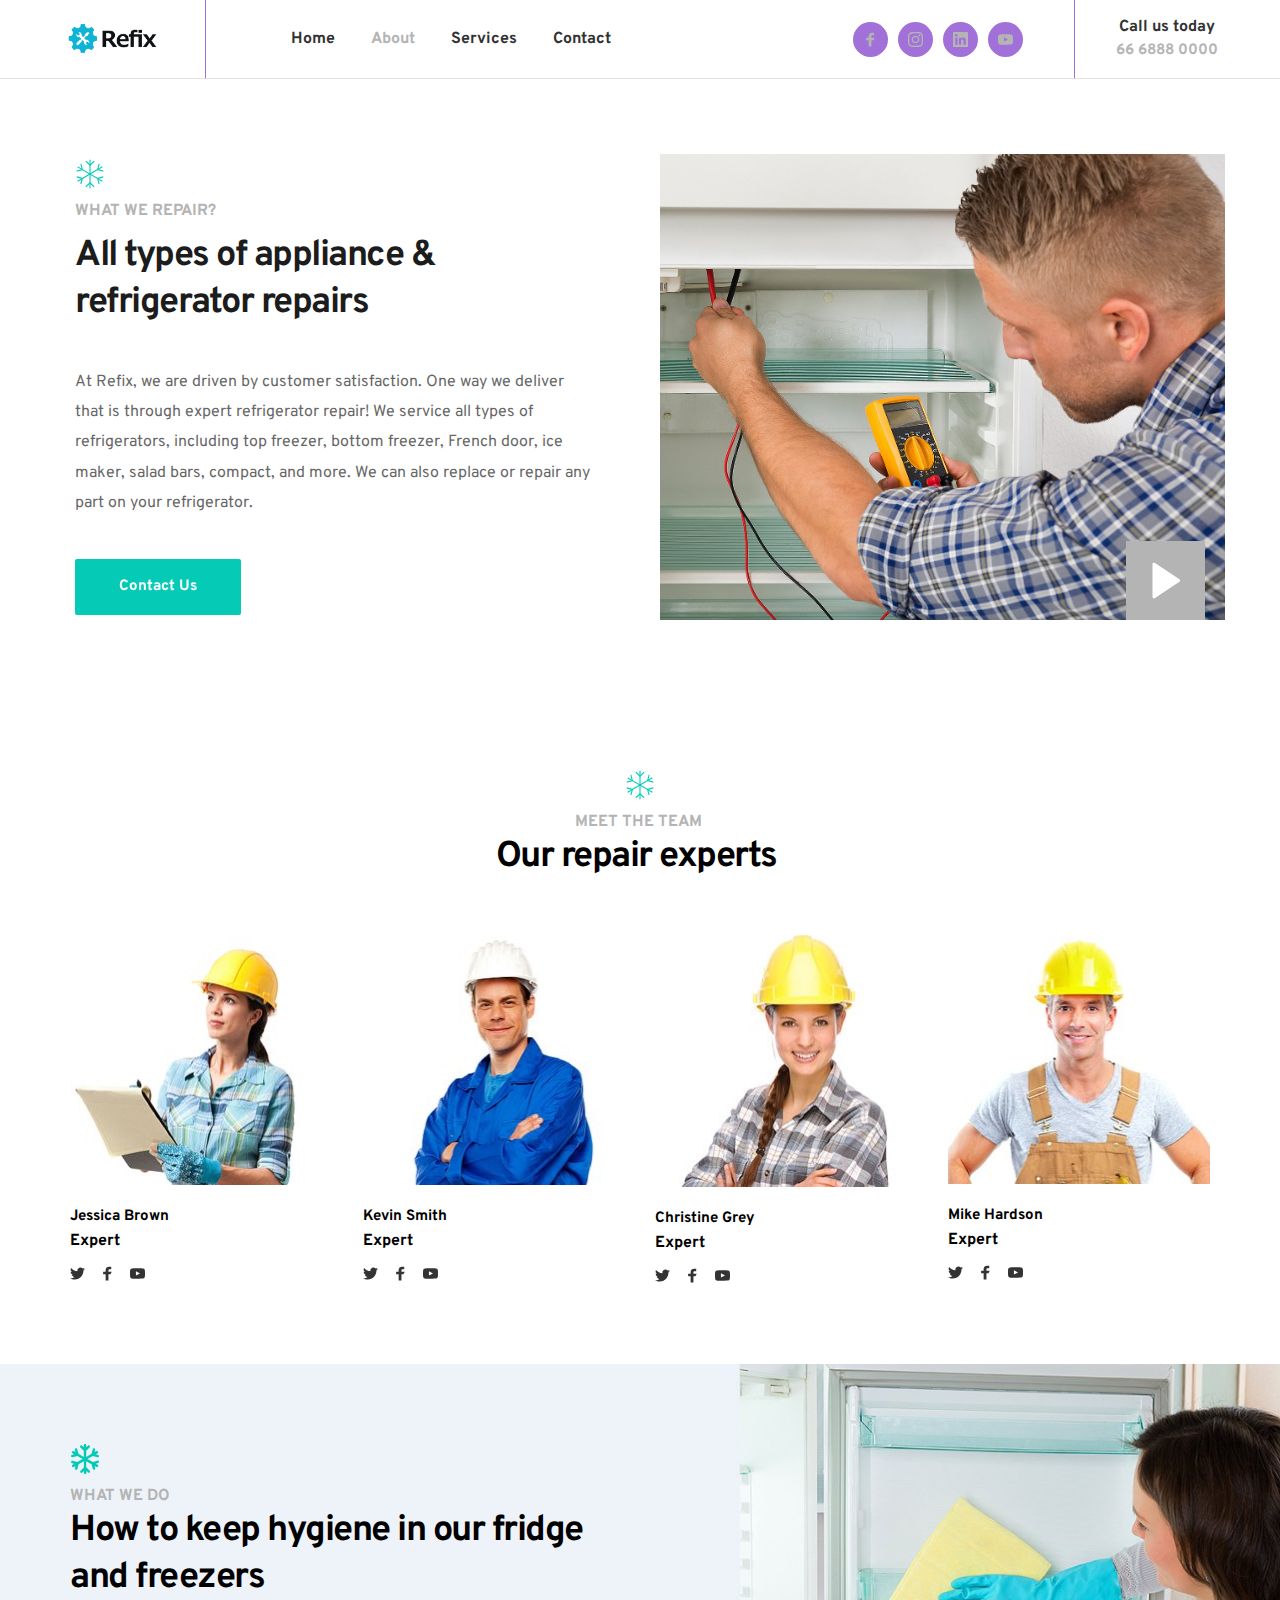
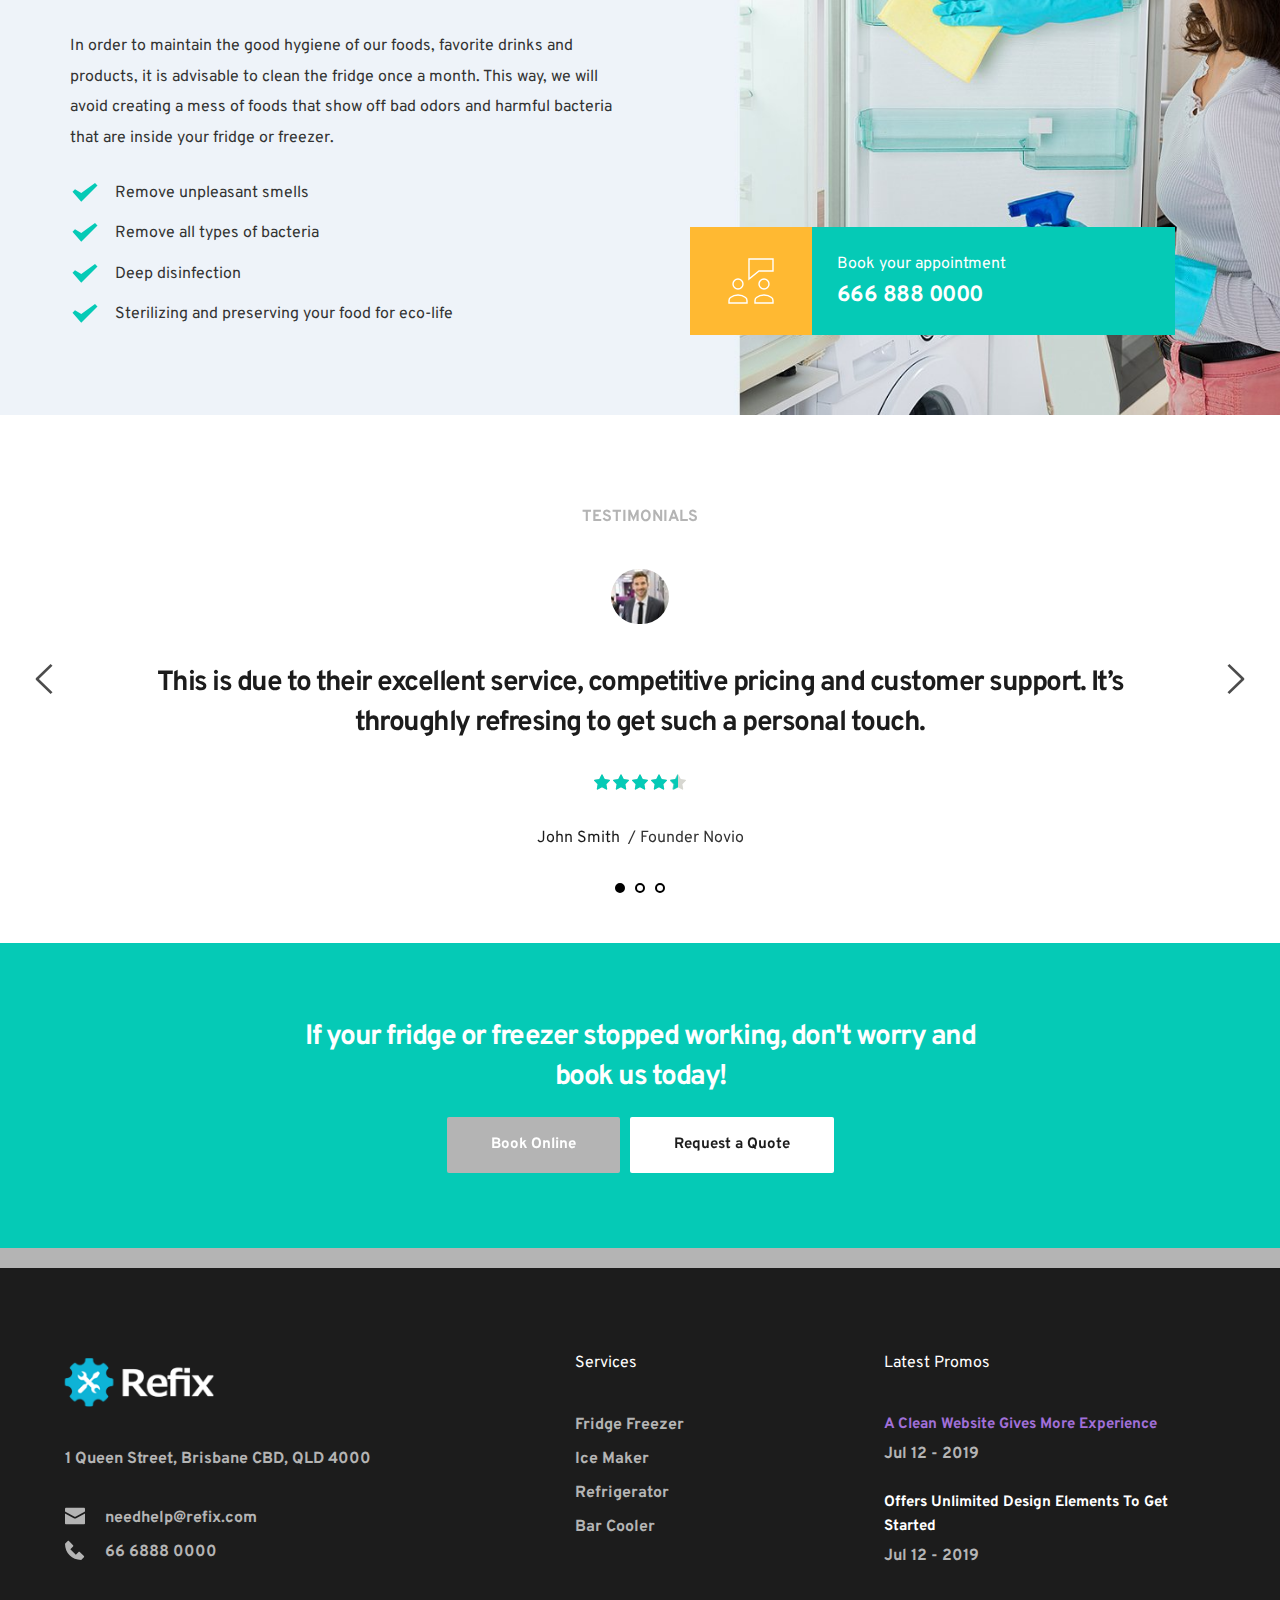
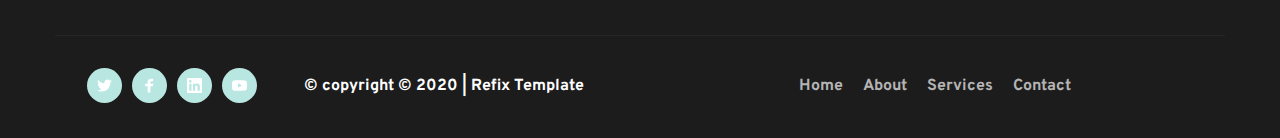
<file: about.html>
<!DOCTYPE html><html lang="en"><head><meta charset="utf-8"><link rel="canonical" href="https://tradie.onrender.com/about" /><link rel="icon" href="https://a-cloud.b-cdn.net/images/cropped-favicon-192x192.png" sizes="16x16"><title>About</title><meta name="description" content=""><meta property="og:title" content=""><meta property="og:description" content=""><meta property="og:url" content="https://tradie.onrender.com/about"><meta content="summary_large_image" name="twitter:card"><!-- ASSETS --><meta name="viewport" content="width=device-width, initial-scale=1"><link class="brz-link brz-link-google-prefetch" rel="dns-prefetch" href="//ajax.googleapis.com"><link class="brz-link brz-link-google-prefetch" rel="dns-prefetch" href="//fonts.googleapis.com"><link class="brz-link brz-link-google-preconnect" rel="preconnect" href="https://fonts.gstatic.com/" crossorigin><link class="brz-link brz-link-cdn-preconnect" rel="preconnect" href="https://a-cloud.b-cdn.net" crossorigin><link href="https://fonts.bunny.net/css?family=Lato:100,100italic,300,300italic,regular,italic,700,700italic,900,900italic|Overpass:100,100italic,200,200italic,300,300italic,regular,italic,600,600italic,700,700italic,800,800italic,900,900italic&subset=arabic,bengali,cyrillic,cyrillic-ext,devanagari,greek,greek-ext,gujarati,hebrew,khmer,korean,latin-ext,tamil,telugu,thai,vietnamese&display=swap" class="brz-link brz-link-google" type="text/css" rel="stylesheet"/><link href="assets/f999fc54e42041df7888f2d5b56e4f67.css" class="brz-link brz-link-preview-lib" data-group="group-2" rel="stylesheet"/><link href="assets/dbd45c43fe09a78547d551f31faf9cc8.css" class="brz-link brz-link-preview-lib-pro" data-group="group-2" rel="stylesheet"/><link href="assets/1d0cd0af0cfb5af29c79678229cfc7f7.css" class="brz-link brz-link-preview-pro" rel="stylesheet"/><style class="brz-style">.brz .css-lnj2qv, .brz [data-css-lnj2qv] {color: rgba(var(--brz-global-color6),1);border-color: rgba(35,157,219,0);background-color: rgba(var(--brz-global-color1),1);background-image: none;border-width: 0;border-style: solid;width: 35px;height: 35px;font-size: 15px;padding: 10px;border-radius: 21px;stroke-width: 0;box-shadow: none;transition: all .5s ease-in-out;transition-property: background,border-radius,color,border-color,box-shadow;-webkit-transition: all .5s ease-in-out;-moz-transition: all .5s ease-in-out;-webkit-transition-property: background,border-radius,color,border-color,box-shadow;-moz-transition-property: background,border-radius,color,border-color,box-shadow;}
@media (min-width: 991px) {.brz .css-lnj2qv:hover, .brz [data-css-lnj2qv]:hover {color: rgba(var(--brz-global-color8),1);border-color: rgba(var(--brz-global-color3),1);background-color: rgba(var(--brz-global-color3),1);background-image: none;box-shadow: none;}}
@media (max-width: 991px) {.brz .css-lnj2qv, .brz [data-css-lnj2qv] {width: 35px;height: 35px;font-size: 15px;padding: 10px;border-radius: 21px;stroke-width: 0;}}
@media (max-width: 767px) {.brz .css-lnj2qv, .brz [data-css-lnj2qv] {width: 35px;height: 35px;font-size: 15px;padding: 10px;border-radius: 21px;stroke-width: 0;}}
.brz .css-s13a8h, .brz [data-css-s13a8h] {color: rgba(var(--brz-global-color3),1);border-color: rgba(35,157,219,0);background-color: rgba(189,225,244,0);background-image: none;border-width: 0;border-style: solid;width: 30px;height: 30px;font-size: 30px;padding: 0px;border-radius: 0;stroke-width: 1.1;box-shadow: none;transition: all .5s ease-in-out;transition-property: background,border-radius,color,border-color,box-shadow;-webkit-transition: all .5s ease-in-out;-moz-transition: all .5s ease-in-out;-webkit-transition-property: background,border-radius,color,border-color,box-shadow;-moz-transition-property: background,border-radius,color,border-color,box-shadow;}
@media (min-width: 991px) {.brz .css-s13a8h:hover, .brz [data-css-s13a8h]:hover {color: rgba(var(--brz-global-color3),.8);border-color: rgba(35,157,219,0);background-color: rgba(189,225,244,0);background-image: none;box-shadow: none;}}
@media (max-width: 991px) {.brz .css-s13a8h, .brz [data-css-s13a8h] {width: 30px;height: 30px;font-size: 30px;padding: 0px;border-radius: 0px;stroke-width: 1.1;}}
@media (max-width: 767px) {.brz .css-s13a8h, .brz [data-css-s13a8h] {width: 30px;height: 30px;font-size: 30px;padding: 0px;border-radius: 0px;stroke-width: 1.1;}}
.brz .css-1sl0fdb, .brz [data-css-1sl0fdb] {color: rgba(var(--brz-global-color8),1);border-color: rgba(35,157,219,0);background-color: rgba(var(--brz-global-color6),1);background-image: none;border-width: 0;border-style: solid;width: 79px;height: 79px;font-size: 39px;padding: 20px;border-radius: 0;stroke-width: 0;box-shadow: none;transition: all .5s ease-in-out;transition-property: background,border-radius,color,border-color,box-shadow;-webkit-transition: all .5s ease-in-out;-moz-transition: all .5s ease-in-out;-webkit-transition-property: background,border-radius,color,border-color,box-shadow;-moz-transition-property: background,border-radius,color,border-color,box-shadow;}
@media (min-width: 991px) {.brz .css-1sl0fdb:hover, .brz [data-css-1sl0fdb]:hover {color: rgba(var(--brz-global-color8),1);border-color: rgba(35,157,219,1);background-color: rgba(var(--brz-global-color3),1);background-image: none;box-shadow: none;}}
@media (max-width: 991px) {.brz .css-1sl0fdb, .brz [data-css-1sl0fdb] {width: 79px;height: 79px;font-size: 39px;padding: 20px;border-radius: 0px;stroke-width: 0;}}
@media (max-width: 767px) {.brz .css-1sl0fdb, .brz [data-css-1sl0fdb] {width: 79px;height: 79px;font-size: 39px;padding: 20px;border-radius: 0px;stroke-width: 0;}}
.brz .css-o1964d, .brz [data-css-o1964d] {color: rgba(var(--brz-global-color7),1);border-color: rgba(35,157,219,0);background-color: rgba(189,225,244,0);background-image: none;border-width: 0;border-style: solid;width: 15px;height: 15px;font-size: 15px;padding: 0px;border-radius: 0;stroke-width: 0;box-shadow: none;transition: all .5s ease-in-out;transition-property: background,border-radius,color,border-color,box-shadow;-webkit-transition: all .5s ease-in-out;-moz-transition: all .5s ease-in-out;-webkit-transition-property: background,border-radius,color,border-color,box-shadow;-moz-transition-property: background,border-radius,color,border-color,box-shadow;}
@media (min-width: 991px) {.brz .css-o1964d:hover, .brz [data-css-o1964d]:hover {color: rgba(var(--brz-global-color3),.8);border-color: rgba(35,157,219,0);background-color: rgba(189,225,244,0);background-image: none;box-shadow: none;}}
@media (max-width: 991px) {.brz .css-o1964d, .brz [data-css-o1964d] {width: 15px;height: 15px;font-size: 15px;padding: 0px;border-radius: 0px;stroke-width: 0;}}
@media (max-width: 767px) {.brz .css-o1964d, .brz [data-css-o1964d] {width: 15px;height: 15px;font-size: 15px;padding: 0px;border-radius: 0px;stroke-width: 0;}}
.brz .css-1gnvo6u, .brz [data-css-1gnvo6u] {color: rgba(var(--brz-global-color3),1);border-color: rgba(35,157,219,0);background-color: rgba(189,225,244,0);background-image: none;border-width: 0;border-style: solid;width: 30px;height: 30px;font-size: 30px;padding: 0px;border-radius: 0;stroke-width: 0;box-shadow: none;transition: all .5s ease-in-out;transition-property: background,border-radius,color,border-color,box-shadow;-webkit-transition: all .5s ease-in-out;-moz-transition: all .5s ease-in-out;-webkit-transition-property: background,border-radius,color,border-color,box-shadow;-moz-transition-property: background,border-radius,color,border-color,box-shadow;}
@media (min-width: 991px) {.brz .css-1gnvo6u:hover, .brz [data-css-1gnvo6u]:hover {color: rgba(var(--brz-global-color3),.8);border-color: rgba(35,157,219,0);background-color: rgba(189,225,244,0);background-image: none;box-shadow: none;}}
@media (max-width: 991px) {.brz .css-1gnvo6u, .brz [data-css-1gnvo6u] {width: 30px;height: 30px;font-size: 30px;padding: 0px;border-radius: 0px;stroke-width: 0;}}
@media (max-width: 767px) {.brz .css-1gnvo6u, .brz [data-css-1gnvo6u] {width: 30px;height: 30px;font-size: 30px;padding: 0px;border-radius: 0px;stroke-width: 0;}}
.brz .css-xa9acd, .brz [data-css-xa9acd] {color: rgba(var(--brz-global-color8),1);border-color: rgba(35,157,219,0);background-color: rgba(189,225,244,0);background-image: none;border-width: 0;border-style: solid;width: 48px;height: 48px;font-size: 48px;padding: 0px;border-radius: 0;stroke-width: 1.4;box-shadow: none;transition: all .5s ease-in-out;transition-property: background,border-radius,color,border-color,box-shadow;-webkit-transition: all .5s ease-in-out;-moz-transition: all .5s ease-in-out;-webkit-transition-property: background,border-radius,color,border-color,box-shadow;-moz-transition-property: background,border-radius,color,border-color,box-shadow;}
@media (min-width: 991px) {.brz .css-xa9acd:hover, .brz [data-css-xa9acd]:hover {color: rgba(var(--brz-global-color8),1);border-color: rgba(35,157,219,0);background-color: rgba(189,225,244,0);background-image: none;box-shadow: none;}}
@media (max-width: 991px) {.brz .css-xa9acd, .brz [data-css-xa9acd] {width: 48px;height: 48px;font-size: 48px;padding: 0px;border-radius: 0px;stroke-width: 1.4;}}
@media (max-width: 767px) {.brz .css-xa9acd, .brz [data-css-xa9acd] {width: 48px;height: 48px;font-size: 48px;padding: 0px;border-radius: 0px;stroke-width: 1.4;}}
.brz .css-1kcecen, .brz [data-css-1kcecen] {color: rgba(var(--brz-global-color6),1);border-color: rgba(35,157,219,0);background-color: rgba(189,225,244,0);background-image: none;border-width: 0;border-style: solid;width: 20px;height: 20px;font-size: 20px;padding: 0px;border-radius: 0;stroke-width: 0;box-shadow: none;transition: all .5s ease-in-out;transition-property: background,border-radius,color,border-color,box-shadow;-webkit-transition: all .5s ease-in-out;-moz-transition: all .5s ease-in-out;-webkit-transition-property: background,border-radius,color,border-color,box-shadow;-moz-transition-property: background,border-radius,color,border-color,box-shadow;}
@media (min-width: 991px) {.brz .css-1kcecen:hover, .brz [data-css-1kcecen]:hover {color: rgba(var(--brz-global-color6),.8);border-color: rgba(35,157,219,0);background-color: rgba(189,225,244,0);background-image: none;box-shadow: none;}}
@media (max-width: 991px) {.brz .css-1kcecen, .brz [data-css-1kcecen] {width: 20px;height: 20px;font-size: 20px;padding: 0px;border-radius: 0px;stroke-width: 0;}}
@media (max-width: 767px) {.brz .css-1kcecen, .brz [data-css-1kcecen] {width: 20px;height: 20px;font-size: 20px;padding: 0px;border-radius: 0px;stroke-width: 0;}}
.brz .css-1tq927q, .brz [data-css-1tq927q] {color: rgba(var(--brz-global-color8),1);border-color: rgba(35,157,219,0);background-color: rgba(var(--brz-global-color4),1);background-image: none;border-width: 0;border-style: solid;width: 35px;height: 35px;font-size: 15px;padding: 10px;border-radius: 21px;stroke-width: 0;box-shadow: none;transition: all .5s ease-in-out;transition-property: background,border-radius,color,border-color,box-shadow;-webkit-transition: all .5s ease-in-out;-moz-transition: all .5s ease-in-out;-webkit-transition-property: background,border-radius,color,border-color,box-shadow;-moz-transition-property: background,border-radius,color,border-color,box-shadow;}
@media (min-width: 991px) {.brz .css-1tq927q:hover, .brz [data-css-1tq927q]:hover {color: rgba(var(--brz-global-color8),1);border-color: rgba(var(--brz-global-color3),1);background-color: rgba(var(--brz-global-color3),1);background-image: none;box-shadow: none;}}
@media (max-width: 991px) {.brz .css-1tq927q, .brz [data-css-1tq927q] {width: 35px;height: 35px;font-size: 15px;padding: 10px;border-radius: 21px;stroke-width: 0;}}
@media (max-width: 767px) {.brz .css-1tq927q, .brz [data-css-1tq927q] {width: 35px;height: 35px;font-size: 15px;padding: 10px;border-radius: 21px;stroke-width: 0;}}</style><style class="brz-style">.brz .brz-css-vnsrj {z-index: auto;margin: 0;}
.brz .brz-css-vnsrj.brz-section .brz-section__content {min-height: auto;display: flex;}
.brz .brz-css-vnsrj .brz-container {justify-content: center;}
.brz .brz-css-vnsrj > .slick-slider > .brz-slick-slider__dots {color: rgba(0,0,0,1);}
.brz .brz-css-vnsrj > .slick-slider > .brz-slick-slider__arrow {color: rgba(0,0,0,.7);}
@media (min-width:991px) {.brz .brz-css-vnsrj {display: block;}}
@media (min-width:991px) {.brz .brz-css-vnsrj > .slick-slider > .brz-slick-slider__arrow:hover {color: rgba(0,0,0,1);}}
@media (max-width:991px) and (min-width:768px) {.brz .brz-css-vnsrj {z-index: auto;margin: 0;}
	.brz .brz-css-vnsrj.brz-section .brz-section__content {min-height: auto;display: flex;}
	.brz .brz-css-vnsrj .brz-container {justify-content: center;}
	.brz .brz-css-vnsrj > .slick-slider > .brz-slick-slider__dots {color: rgba(0,0,0,1);}
	.brz .brz-css-vnsrj > .slick-slider > .brz-slick-slider__arrow {color: rgba(0,0,0,.7);}}
@media (max-width:991px) and (min-width:768px) {.brz .brz-css-vnsrj {display: block;}}
@media (max-width:767px) {.brz .brz-css-vnsrj {z-index: auto;margin: 0;}
	.brz .brz-css-vnsrj.brz-section .brz-section__content {min-height: auto;display: flex;}
	.brz .brz-css-vnsrj .brz-container {justify-content: center;}
	.brz .brz-css-vnsrj > .slick-slider > .brz-slick-slider__dots {color: rgba(0,0,0,1);}
	.brz .brz-css-vnsrj > .slick-slider > .brz-slick-slider__arrow {color: rgba(0,0,0,.7);}}
@media (max-width:767px) {.brz .brz-css-vnsrj {display: block;}}
.brz .brz-css-egrbt {padding: 75px 0px 75px 0px;}
.brz .brz-css-egrbt > .brz-bg {border: 0px solid rgba(102,115,141,0);border-radius: 0px;mix-blend-mode: normal;}
.brz .brz-css-egrbt > .brz-bg > .brz-bg-image {background-image: none;display: block;background-size: cover;background-repeat: no-repeat;}
.brz .brz-css-egrbt > .brz-bg > .brz-bg-image:after {content: "";background-image: none;}
.brz .brz-css-egrbt > .brz-bg > .brz-bg-color {background-color: rgba(0,0,0,0);background-image: none;}
.brz .brz-css-egrbt > .brz-bg > .brz-bg-map {display: none;}
.brz .brz-css-egrbt > .brz-bg > .brz-bg-video {display: none;}
.brz .brz-css-egrbt > .brz-bg > .brz-bg-shape__top {background-size: 100% 100px;height: 100px;transform: rotateX(0deg) rotateY(0deg);z-index: auto;}
.brz .brz-css-egrbt > .brz-bg > .brz-bg-shape__top::after {background-image: none;-webkit-mask-image: none;background-size: 100% 100px;height: 100px;}
.brz .brz-css-egrbt > .brz-bg > .brz-bg-shape__bottom {background-size: 100% 100px;height: 100px;transform: rotateX(-180deg) rotateY(-180deg);z-index: auto;}
.brz .brz-css-egrbt > .brz-bg > .brz-bg-shape__bottom::after {background-image: none;-webkit-mask-image: none;background-size: 100% 100px;height: 100px;}
@media (min-width:991px) {.brz .brz-css-egrbt > .brz-bg > .brz-bg-image {background-attachment: scroll;}}
@media (max-width:991px) and (min-width:768px) {.brz .brz-css-egrbt {padding: 50px 15px 50px 15px;}
	.brz .brz-css-egrbt > .brz-bg {border: 0px solid rgba(102,115,141,0);border-radius: 0px;mix-blend-mode: normal;}
	.brz .brz-css-egrbt > .brz-bg > .brz-bg-image {background-image: none;display: block;background-size: cover;background-repeat: no-repeat;}
	.brz .brz-css-egrbt > .brz-bg > .brz-bg-image:after {content: "";background-image: none;}
	.brz .brz-css-egrbt > .brz-bg > .brz-bg-color {background-color: rgba(0,0,0,0);background-image: none;}
	.brz .brz-css-egrbt > .brz-bg > .brz-bg-map {display: none;}
	.brz .brz-css-egrbt > .brz-bg > .brz-bg-video {display: none;}
	.brz .brz-css-egrbt > .brz-bg > .brz-bg-shape__top {background-size: 100% 100px;height: 100px;transform: rotateX(0deg) rotateY(0deg);z-index: auto;}
	.brz .brz-css-egrbt > .brz-bg > .brz-bg-shape__top::after {background-image: none;-webkit-mask-image: none;background-size: 100% 100px;height: 100px;}
	.brz .brz-css-egrbt > .brz-bg > .brz-bg-shape__bottom {background-size: 100% 100px;height: 100px;transform: rotateX(-180deg) rotateY(-180deg);z-index: auto;}
	.brz .brz-css-egrbt > .brz-bg > .brz-bg-shape__bottom::after {background-image: none;-webkit-mask-image: none;background-size: 100% 100px;height: 100px;}}
@media (max-width:767px) {.brz .brz-css-egrbt {padding: 25px 15px 25px 15px;}
	.brz .brz-css-egrbt > .brz-bg {border: 0px solid rgba(102,115,141,0);border-radius: 0px;mix-blend-mode: normal;}
	.brz .brz-css-egrbt > .brz-bg > .brz-bg-image {background-image: none;display: block;background-size: cover;background-repeat: no-repeat;}
	.brz .brz-css-egrbt > .brz-bg > .brz-bg-image:after {content: "";background-image: none;}
	.brz .brz-css-egrbt > .brz-bg > .brz-bg-color {background-color: rgba(0,0,0,0);background-image: none;}
	.brz .brz-css-egrbt > .brz-bg > .brz-bg-map {display: none;}
	.brz .brz-css-egrbt > .brz-bg > .brz-bg-video {display: none;}
	.brz .brz-css-egrbt > .brz-bg > .brz-bg-shape__top {background-size: 100% 100px;height: 100px;transform: rotateX(0deg) rotateY(0deg);z-index: auto;}
	.brz .brz-css-egrbt > .brz-bg > .brz-bg-shape__top::after {background-image: none;-webkit-mask-image: none;background-size: 100% 100px;height: 100px;}
	.brz .brz-css-egrbt > .brz-bg > .brz-bg-shape__bottom {background-size: 100% 100px;height: 100px;transform: rotateX(-180deg) rotateY(-180deg);z-index: auto;}
	.brz .brz-css-egrbt > .brz-bg > .brz-bg-shape__bottom::after {background-image: none;-webkit-mask-image: none;background-size: 100% 100px;height: 100px;}}
.brz .brz-css-glqiu {border: 0px solid transparent;}
@media (min-width:991px) {.brz .brz-css-glqiu {max-width: calc(1 * var(--brz-section-container-max-width,1170px));}}
@media (max-width:991px) and (min-width:768px) {.brz .brz-css-glqiu {border: 0px solid transparent;}}
@media (max-width:991px) and (min-width:768px) {.brz .brz-css-glqiu {max-width: 100%;}}
@media (max-width:767px) {.brz .brz-css-glqiu {border: 0px solid transparent;}}
@media (max-width:767px) {.brz .brz-css-glqiu {max-width: 100%;}}
.brz .brz-css-cdpyl {margin: 0;z-index: auto;align-items: flex-start;}
.brz .brz-css-cdpyl > .brz-bg {border: 0px solid rgba(102,115,141,0);border-radius: 0px;box-shadow: none;max-width: 100%;mix-blend-mode: normal;}
.brz .brz-css-cdpyl > .brz-bg > .brz-bg-image {background-image: none;display: block;}
.brz .brz-css-cdpyl > .brz-bg > .brz-bg-image:after {content: "";background-image: none;}
.brz .brz-css-cdpyl > .brz-bg > .brz-bg-color {background-color: rgba(0,0,0,0);background-image: none;}
.brz .brz-css-cdpyl > .brz-bg > .brz-bg-map {display: none;}
.brz .brz-css-cdpyl > .brz-bg > .brz-bg-video {display: none;}
.brz .brz-css-cdpyl > .brz-row {border: 0px solid transparent;}
@media (min-width:991px) {.brz .brz-css-cdpyl {min-height: auto;display: flex;}
	.brz .brz-css-cdpyl > .brz-bg {transition-duration: .5s;transition-property: filter,box-shadow,background,border-radius,border-color;}
	.brz .brz-css-cdpyl > .brz-bg > .brz-bg-image {transition-duration: .5s;transition-property: filter,box-shadow,background,border-radius,border-color;}
	.brz .brz-css-cdpyl > .brz-bg > .brz-bg-color {transition-duration: .5s;transition-property: filter,box-shadow,background,border-radius,border-color;}
	.brz .brz-css-cdpyl > .brz-bg > .brz-bg-video {transition-duration: .5s;transition-property: filter,box-shadow,background,border-radius,border-color;}
	.brz .brz-css-cdpyl > .brz-row {transition-duration: .5s;transition-property: filter,box-shadow,background,border-radius,border-color;}}
@media (max-width:991px) and (min-width:768px) {.brz .brz-css-cdpyl {margin: 0;z-index: auto;align-items: flex-start;}
	.brz .brz-css-cdpyl > .brz-bg {border: 0px solid rgba(102,115,141,0);border-radius: 0px;box-shadow: none;max-width: 100%;mix-blend-mode: normal;}
	.brz .brz-css-cdpyl > .brz-bg > .brz-bg-image {background-image: none;display: block;}
	.brz .brz-css-cdpyl > .brz-bg > .brz-bg-image:after {content: "";background-image: none;}
	.brz .brz-css-cdpyl > .brz-bg > .brz-bg-color {background-color: rgba(0,0,0,0);background-image: none;}
	.brz .brz-css-cdpyl > .brz-bg > .brz-bg-map {display: none;}
	.brz .brz-css-cdpyl > .brz-bg > .brz-bg-video {display: none;}
	.brz .brz-css-cdpyl > .brz-row {border: 0px solid transparent;}}
@media (max-width:991px) and (min-width:768px) {.brz .brz-css-cdpyl {min-height: auto;display: flex;}
	.brz .brz-css-cdpyl > .brz-bg {transition-duration: .5s;transition-property: filter,box-shadow,background,border-radius,border-color;}
	.brz .brz-css-cdpyl > .brz-bg > .brz-bg-image {transition-duration: .5s;transition-property: filter,box-shadow,background,border-radius,border-color;}
	.brz .brz-css-cdpyl > .brz-bg > .brz-bg-color {transition-duration: .5s;transition-property: filter,box-shadow,background,border-radius,border-color;}
	.brz .brz-css-cdpyl > .brz-bg > .brz-bg-video {transition-duration: .5s;transition-property: filter,box-shadow,background,border-radius,border-color;}
	.brz .brz-css-cdpyl > .brz-row {flex-direction: row;flex-wrap: wrap;justify-content: flex-start;transition-duration: .5s;transition-property: filter,box-shadow,background,border-radius,border-color;}}
@media (max-width:767px) {.brz .brz-css-cdpyl {margin: 0;z-index: auto;align-items: flex-start;}
	.brz .brz-css-cdpyl > .brz-bg {border: 0px solid rgba(102,115,141,0);border-radius: 0px;box-shadow: none;max-width: 100%;mix-blend-mode: normal;}
	.brz .brz-css-cdpyl > .brz-bg > .brz-bg-image {background-image: none;display: block;}
	.brz .brz-css-cdpyl > .brz-bg > .brz-bg-image:after {content: "";background-image: none;}
	.brz .brz-css-cdpyl > .brz-bg > .brz-bg-color {background-color: rgba(0,0,0,0);background-image: none;}
	.brz .brz-css-cdpyl > .brz-bg > .brz-bg-map {display: none;}
	.brz .brz-css-cdpyl > .brz-bg > .brz-bg-video {display: none;}
	.brz .brz-css-cdpyl > .brz-row {border: 0px solid transparent;}}
@media (max-width:767px) {.brz .brz-css-cdpyl {min-height: auto;display: flex;}
	.brz .brz-css-cdpyl > .brz-bg {transition-duration: .5s;transition-property: filter,box-shadow,background,border-radius,border-color;}
	.brz .brz-css-cdpyl > .brz-bg > .brz-bg-image {transition-duration: .5s;transition-property: filter,box-shadow,background,border-radius,border-color;}
	.brz .brz-css-cdpyl > .brz-bg > .brz-bg-color {transition-duration: .5s;transition-property: filter,box-shadow,background,border-radius,border-color;}
	.brz .brz-css-cdpyl > .brz-bg > .brz-bg-video {transition-duration: .5s;transition-property: filter,box-shadow,background,border-radius,border-color;}
	.brz .brz-css-cdpyl > .brz-row {flex-direction: row;flex-wrap: wrap;justify-content: flex-start;transition-duration: .5s;transition-property: filter,box-shadow,background,border-radius,border-color;}}
.brz .brz-css-unkaa {padding: 10px;max-width: 100%;}
@media (max-width:991px) and (min-width:768px) {.brz .brz-css-unkaa {padding: 0;max-width: 100%;}}
@media (max-width:767px) {.brz .brz-css-unkaa {padding: 0;max-width: 100%;}}
.brz .brz-css-uepuj {z-index: auto;flex: 1 1 50%;max-width: 50%;justify-content: flex-start;}
.brz .brz-css-uepuj > .brz-bg {border: 0px solid rgba(102,115,141,0);border-radius: 0px;box-shadow: none;margin: 0;mix-blend-mode: normal;}
.brz .brz-css-uepuj > .brz-bg > .brz-bg-image {background-image: none;display: block;}
.brz .brz-css-uepuj > .brz-bg > .brz-bg-image:after {content: "";background-image: none;}
.brz .brz-css-uepuj > .brz-bg > .brz-bg-color {background-color: rgba(0,0,0,0);background-image: none;}
.brz .brz-css-uepuj > .brz-bg > .brz-bg-map {display: none;}
.brz .brz-css-uepuj > .brz-bg > .brz-bg-video {display: none;}
@media (min-width:991px) {.brz .brz-css-uepuj > .brz-bg {transition-duration: .5s;transition-property: filter,box-shadow,background,border-radius,border-color;}
	.brz .brz-css-uepuj > .brz-bg > .brz-bg-image {transition-duration: .5s;transition-property: filter,box-shadow,background,border-radius,border-color;}
	.brz .brz-css-uepuj > .brz-bg > .brz-bg-color {transition-duration: .5s;transition-property: filter,box-shadow,background,border-radius,border-color;}}
@media (max-width:991px) and (min-width:768px) {.brz .brz-css-uepuj {z-index: auto;flex: 1 1 50%;max-width: 50%;justify-content: flex-start;}
	.brz .brz-css-uepuj > .brz-bg {border: 0px solid rgba(102,115,141,0);border-radius: 0px;box-shadow: none;margin: 0;mix-blend-mode: normal;}
	.brz .brz-css-uepuj > .brz-bg > .brz-bg-image {background-image: none;display: block;}
	.brz .brz-css-uepuj > .brz-bg > .brz-bg-image:after {content: "";background-image: none;}
	.brz .brz-css-uepuj > .brz-bg > .brz-bg-color {background-color: rgba(0,0,0,0);background-image: none;}
	.brz .brz-css-uepuj > .brz-bg > .brz-bg-map {display: none;}
	.brz .brz-css-uepuj > .brz-bg > .brz-bg-video {display: none;}}
@media (max-width:991px) and (min-width:768px) {.brz .brz-css-uepuj > .brz-bg {transition-duration: .5s;transition-property: filter,box-shadow,background,border-radius,border-color;}
	.brz .brz-css-uepuj > .brz-bg > .brz-bg-image {transition-duration: .5s;transition-property: filter,box-shadow,background,border-radius,border-color;}
	.brz .brz-css-uepuj > .brz-bg > .brz-bg-color {transition-duration: .5s;transition-property: filter,box-shadow,background,border-radius,border-color;}}
@media (max-width:767px) {.brz .brz-css-uepuj {z-index: auto;flex: 1 1 100%;max-width: 100%;justify-content: flex-start;}
	.brz .brz-css-uepuj > .brz-bg {border: 0px solid rgba(102,115,141,0);border-radius: 0px;box-shadow: none;margin: 10px 0px 10px 0px;mix-blend-mode: normal;}
	.brz .brz-css-uepuj > .brz-bg > .brz-bg-image {background-image: none;display: block;}
	.brz .brz-css-uepuj > .brz-bg > .brz-bg-image:after {content: "";background-image: none;}
	.brz .brz-css-uepuj > .brz-bg > .brz-bg-color {background-color: rgba(0,0,0,0);background-image: none;}
	.brz .brz-css-uepuj > .brz-bg > .brz-bg-map {display: none;}
	.brz .brz-css-uepuj > .brz-bg > .brz-bg-video {display: none;}}
@media (max-width:767px) {.brz .brz-css-uepuj > .brz-bg {transition-duration: .5s;transition-property: filter,box-shadow,background,border-radius,border-color;}
	.brz .brz-css-uepuj > .brz-bg > .brz-bg-image {transition-duration: .5s;transition-property: filter,box-shadow,background,border-radius,border-color;}
	.brz .brz-css-uepuj > .brz-bg > .brz-bg-color {transition-duration: .5s;transition-property: filter,box-shadow,background,border-radius,border-color;}}
.brz .brz-css-zdcdz {z-index: auto;margin: 0;border: 0px solid transparent;padding: 5px 15px 5px 15px;min-height: auto;}
@media (min-width:991px) {.brz .brz-css-zdcdz {display: flex;transition-duration: .5s;transition-property: filter,box-shadow,background,border-radius,border-color;}}
@media (max-width:991px) and (min-width:768px) {.brz .brz-css-zdcdz {z-index: auto;margin: 0;border: 0px solid transparent;padding: 5px 15px 5px 15px;min-height: auto;}}
@media (max-width:991px) and (min-width:768px) {.brz .brz-css-zdcdz {display: flex;transition-duration: .5s;transition-property: filter,box-shadow,background,border-radius,border-color;}}
@media (max-width:767px) {.brz .brz-css-zdcdz {z-index: auto;margin: 10px 0px 10px 0px;border: 0px solid transparent;padding: 0;min-height: auto;}}
@media (max-width:767px) {.brz .brz-css-zdcdz {display: flex;transition-duration: .5s;transition-property: filter,box-shadow,background,border-radius,border-color;}}
.brz .brz-css-cpkjc {padding: 0;margin: 10px 0px 10px 0px;justify-content: center;position: relative;}
@media (min-width:991px) {.brz .brz-css-cpkjc {display: flex;z-index: auto;position: relative;}}
@media (max-width:991px) and (min-width:768px) {.brz .brz-css-cpkjc {padding: 0;margin: 10px 0px 10px 0px;justify-content: center;position: relative;}}
@media (max-width:991px) and (min-width:768px) {.brz .brz-css-cpkjc {display: flex;z-index: auto;position: relative;}}
@media (max-width:767px) {.brz .brz-css-cpkjc {padding: 0;margin: 10px 0px 10px 0px;justify-content: center;position: relative;}}
@media (max-width:767px) {.brz .brz-css-cpkjc {display: flex;z-index: auto;position: relative;}}
.brz .brz-css-xoqaf {max-width: 59%;height: auto;box-shadow: none;border: 0px solid rgba(102,115,141,0);border-radius: 0px;}
.brz .brz-css-xoqaf:after {box-shadow: none;background-color: rgba(255,255,255,0);background-image: none;}
@media (min-width:991px) {.brz .brz-css-xoqaf {transition-duration: .5s;transition-property: border,box-shadow,filter,background-color;}
	.brz .brz-css-xoqaf:after {transition-duration: .5s;transition-property: border,box-shadow,filter,background-color;}
	.brz .brz-css-xoqaf .brz-picture {transition-duration: .5s;transition-property: border,box-shadow,filter,background-color;}}
@media (max-width:991px) and (min-width:768px) {.brz .brz-css-xoqaf {max-width: 75%;height: auto;box-shadow: none;border: 0px solid rgba(102,115,141,0);border-radius: 0px;}
	.brz .brz-css-xoqaf:after {box-shadow: none;background-color: rgba(255,255,255,0);background-image: none;}}
@media (max-width:991px) and (min-width:768px) {.brz .brz-css-xoqaf {transition-duration: .5s;transition-property: border,box-shadow,filter,background-color;}
	.brz .brz-css-xoqaf:after {transition-duration: .5s;transition-property: border,box-shadow,filter,background-color;}
	.brz .brz-css-xoqaf .brz-picture {transition-duration: .5s;transition-property: border,box-shadow,filter,background-color;}}
@media (max-width:767px) {.brz .brz-css-xoqaf {max-width: 68%;height: auto;box-shadow: none;border: 0px solid rgba(102,115,141,0);border-radius: 0px;}
	.brz .brz-css-xoqaf:after {box-shadow: none;background-color: rgba(255,255,255,0);background-image: none;}}
@media (max-width:767px) {.brz .brz-css-xoqaf {transition-duration: .5s;transition-property: border,box-shadow,filter,background-color;}
	.brz .brz-css-xoqaf:after {transition-duration: .5s;transition-property: border,box-shadow,filter,background-color;}
	.brz .brz-css-xoqaf .brz-picture {transition-duration: .5s;transition-property: border,box-shadow,filter,background-color;}}
.brz .brz-css-chmlu {padding-top: 39.0028%;}
.brz .brz-css-chmlu > .brz-img {position: absolute;width: 100%;}
@media (max-width:991px) and (min-width:768px) {.brz .brz-css-chmlu {padding-top: 37.1287%;}
	.brz .brz-css-chmlu > .brz-img {position: absolute;width: 100%;}}
@media (max-width:767px) {.brz .brz-css-chmlu {padding-top: 36.854%;}
	.brz .brz-css-chmlu > .brz-img {position: absolute;width: 100%;}}
@media (min-width:991px) {.brz .brz-css-mgnuc .brz-mm-menu__icon {display: none;font-size: 18px;color: rgba(51,51,51,1);}
	.brz .brz-css-mgnuc .brz-menu {display: flex;}}
@media (max-width:991px) and (min-width:768px) {.brz .brz-css-mgnuc .brz-mm-menu__icon {display: flex;font-size: 18px;color: rgba(51,51,51,1);}
	.brz .brz-css-mgnuc .brz-menu {display: none;}}
@media (max-width:767px) {.brz .brz-css-mgnuc .brz-mm-menu__icon {display: flex;font-size: 18px;color: rgba(51,51,51,1);}
	.brz .brz-css-mgnuc .brz-menu {display: none;}}
.brz .brz-css-rsviv .brz-menu__ul {font-family: var(--brz-buttonfontfamily);color: rgba(0,0,0,1);}
.brz .brz-css-rsviv .brz-menu__ul:not(.brz-mm-listview) {display: flex;flex-wrap: wrap;justify-content: inherit;align-items: center;max-width: none;margin: 0px -5px 0px -5px;}
.brz .brz-css-rsviv .brz-menu__ul > .brz-menu__item > .brz-a {flex-flow: row nowrap;}
.brz .brz-css-rsviv .brz-menu__ul > .brz-menu__item > .brz-a {color: rgba(0,0,0,1);background-color: rgba(255,255,255,0);padding: 0px 5px 0px 5px;}
.brz .brz-css-rsviv .brz-menu__ul > .brz-menu__item.brz-menu__item--opened > .brz-a {color: rgba(0,0,0,1);background-color: rgba(255,255,255,0);}
.brz .brz-css-rsviv .brz-menu__ul > .brz-menu__item.brz-menu__item--opened {color: rgba(0,0,0,1);background-color: transparent;border: 0px solid rgba(85,85,85,1);}
.brz .brz-css-rsviv .brz-menu__ul > .brz-menu__item.brz-menu__item--current:not(.brz-menu__item.brz-menu__item--current:active) {color: rgba(0,0,0,1);background-color: rgba(255,255,255,0);border: 0px solid rgba(85,85,85,1);}
.brz .brz-css-rsviv .brz-menu__ul > .brz-menu__item.brz-menu__item--current > .brz-a:not(.brz-a:active) {color: rgba(0,0,0,1);background-color: rgba(255,255,255,0);}
.brz .brz-css-rsviv .brz-menu__item__icon {margin: 0 15px 0 0;}
.brz .brz-css-rsviv .brz-menu__ul > .brz-menu__item {color: rgba(0,0,0,1);background-color: transparent;border: 0px solid rgba(85,85,85,1);}
.brz .brz-css-rsviv .brz-mm-menu__item {font-family: var(--brz-buttonfontfamily);color: rgba(255,255,255,1);border-color: rgba(85,85,85,1);}
.brz nav.brz-mm-menu.brz-css-rsviv {background-color: rgba(51,51,51,.8);}
.brz .brz-css-rsviv.brz-mm-menu .brz-mm-menu__item .brz-mm-listitem__text {padding: 10px 20px 10px 20px;flex-flow: row nowrap;}
.brz .brz-css-rsviv .brz-mm-menu__item:hover > .brz-mm-listitem__text {color: rgba(255,255,255,1);}
.brz .brz-css-rsviv .brz-mm-navbar {color: rgba(255,255,255,1);}
.brz .brz-css-rsviv .brz-mm-menu__item.brz-mm-listitem_opened {color: rgba(255,255,255,1);}
.brz .brz-css-rsviv.brz-mm-menu.brz-mm-menu_theme-dark .brz-mm-panels, .brz .brz-css-rsviv .brz-mm-panels > .brz-mm-panel:before {background-image: none;background-color: rgba(51,51,51,.8);}
.brz .brz-css-rsviv.brz-mm-menu.brz-mm-menu_theme-dark .brz-mm-panels, .brz .brz-css-rsviv .brz-mm-panels > .brz-mm-panel {background-color: rgba(51,51,51,.8);}
.brz .brz-css-rsviv .brz-mm-panels > .brz-mm-panel {background-image: none;}
.brz .brz-css-rsviv.brz-mm-menu.brz-mm-menu_theme-dark .brz-mm-navbar.brz-mm-listitem .brz-mm-listitem_opened > .brz-mm-listitem__text:after {border-color: rgba(85,85,85,1);}
.brz .brz-css-rsviv .brz-mm-listitem {border-color: rgba(85,85,85,1);}
.brz .brz-css-rsviv .brz-mm-menu__item.brz-mm-menu__item--current:not(.brz-mm-menu__item.brz-mm-menu__item--current:active) {color: rgba(255,255,255,1);}
.brz .brz-css-rsviv .brz-mm-menu__item.brz-mm-menu__item--current:not(brz-mm-menu__item.brz-mm-menu__item--current:active):hover > .brz-mm-listitem__text {color: rgba(255,255,255,1);}
.brz .brz-css-rsviv .brz-menu__sub-menu {font-family: var(--brz-buttonfontfamily);color: rgba(255,255,255,1);background-color: rgba(51,51,51,1);box-shadow: none;border-radius: 0px;}
.brz .brz-css-rsviv .brz-menu__sub-menu .brz-a {flex-flow: row nowrap;}
.brz .brz-css-rsviv .brz-menu__sub-menu .brz-a:hover {color: rgba(255,255,255,1);}
.brz .brz-css-rsviv .brz-menu__sub-item__icon {margin: 0 15px 0 0;font-size: 12px;}
.brz .brz-css-rsviv .brz-menu__dropdown > .brz-menu__item.brz-menu__item--current > .brz-a {color: rgba(255,255,255,1);}
.brz .brz-css-rsviv .brz-menu__dropdown > .brz-menu__item.brz-menu__item--current {background-color: rgba(51,51,51,1);}
.brz .brz-css-rsviv .brz-menu__dropdown > .brz-menu__item.brz-menu__item--current:hover {background-color: rgba(51,51,51,1);}
.brz .brz-css-rsviv .brz-menu__item--current .brz-menu__sub-menu {box-shadow: none;}
.brz .brz-css-rsviv .brz-menu__item-dropdown .brz-menu__item {background-color: rgba(51,51,51,1);color: rgba(255,255,255,1);}
.brz .brz-css-rsviv .brz-menu__dropdown .brz-menu__item-dropdown .brz-a:hover:after {border-color: rgba(255,255,255,1);}
.brz .brz-css-rsviv .brz-menu__dropdown > .brz-menu__item {border-bottom: 1px solid rgba(85,85,85,1);}
@media (min-width:991px) {.brz .brz-css-rsviv .brz-menu__ul {font-size: var(--brz-buttonfontsize);font-weight: var(--brz-buttonfontweight);line-height: var(--brz-buttonlineheight);letter-spacing: var(--brz-buttonletterspacing);}
	.brz .brz-css-rsviv .brz-menu__item__icon {font-size: 12px;}
	.brz .brz-css-rsviv .brz-menu__ul > .brz-menu__item {padding-top: 0px;padding-bottom: 0px;margin-right: 5px;margin-left: 5px;}
	.brz .brz-css-rsviv .brz-mm-menu__item {font-size: var(--brz-buttonfontsize);font-weight: var(--brz-buttonfontweight);line-height: var(--brz-buttonlineheight);letter-spacing: var(--brz-buttonletterspacing);}
	.brz .brz-css-rsviv .brz-mm-menu__item .brz-a {justify-content: flex-start;}
	.brz .brz-css-rsviv .brz-mm-menu__item__icon {margin: 0 15px 0 0;font-size: 12px;}
	.brz .brz-css-rsviv .brz-mm-navbar {font-family: var(--brz-buttonfontfamily);font-size: var(--brz-buttonfontsize);font-weight: var(--brz-buttonfontweight);line-height: var(--brz-buttonlineheight);letter-spacing: var(--brz-buttonletterspacing);border-color: rgba(85,85,85,1);}
	.brz .brz-css-rsviv.brz-mm-menu .brz-mm-listitem_vertical .brz-mm-btn_next {height: calc(var(--brz-buttonlineheight) * var(--brz-buttonfontsize) + 10px + 10px);padding-right: 20px;}
	.brz .brz-css-rsviv .brz-menu__sub-menu {font-size: var(--brz-buttonfontsize);font-weight: var(--brz-buttonfontweight);line-height: var(--brz-buttonlineheight);letter-spacing: var(--brz-buttonletterspacing);}
	.brz .brz-css-rsviv .brz-menu__dropdown {position: absolute;top: 0;width: 305px;}
	.brz .brz-css-rsviv [data-popper-placement='left-start'] {right: calc(100% + 5px);}
	.brz .brz-css-rsviv [data-popper-placement='right-start'] {left: calc(100% + 5px);}
	.brz .brz-css-rsviv > .brz-menu__ul > .brz-menu__item-dropdown > .brz-menu__dropdown {top: calc(100% + 5px);width: 300px;}
	.brz .brz-css-rsviv > .brz-menu__ul > .brz-menu__item-dropdown > [data-popper-placement='left-start'] {right: 0;}
	.brz .brz-css-rsviv > .brz-menu__ul > .brz-menu__item-dropdown > [data-popper-placement='right-start'] {left: 0;}
	.brz .brz-css-rsviv .brz-mega-menu__dropdown {display: none;}}
@media (max-width:991px) and (min-width:768px) {.brz .brz-css-rsviv .brz-menu__ul {font-family: var(--brz-buttonfontfamily);color: rgba(0,0,0,1);}
	.brz .brz-css-rsviv .brz-menu__ul:not(.brz-mm-listview) {display: flex;flex-wrap: wrap;justify-content: inherit;align-items: center;max-width: none;margin: 0px -5px 0px -5px;}
	.brz .brz-css-rsviv .brz-menu__ul > .brz-menu__item > .brz-a {flex-flow: row nowrap;}
	.brz .brz-css-rsviv .brz-menu__ul > .brz-menu__item > .brz-a {color: rgba(0,0,0,1);background-color: rgba(255,255,255,0);padding: 0px 5px 0px 5px;}
	.brz .brz-css-rsviv .brz-menu__ul > .brz-menu__item.brz-menu__item--opened > .brz-a {color: rgba(0,0,0,1);background-color: rgba(255,255,255,0);}
	.brz .brz-css-rsviv .brz-menu__ul > .brz-menu__item.brz-menu__item--opened {color: rgba(0,0,0,1);background-color: transparent;border: 0px solid rgba(85,85,85,1);}
	.brz .brz-css-rsviv .brz-menu__ul > .brz-menu__item.brz-menu__item--current:not(.brz-menu__item.brz-menu__item--current:active) {color: rgba(0,0,0,1);background-color: rgba(255,255,255,0);border: 0px solid rgba(85,85,85,1);}
	.brz .brz-css-rsviv .brz-menu__ul > .brz-menu__item.brz-menu__item--current > .brz-a:not(.brz-a:active) {color: rgba(0,0,0,1);background-color: rgba(255,255,255,0);}
	.brz .brz-css-rsviv .brz-menu__item__icon {margin: 0 15px 0 0;}
	.brz .brz-css-rsviv .brz-menu__ul > .brz-menu__item {color: rgba(0,0,0,1);background-color: transparent;border: 0px solid rgba(85,85,85,1);}
	.brz .brz-css-rsviv .brz-mm-menu__item {font-family: var(--brz-buttonfontfamily);color: rgba(255,255,255,1);border-color: rgba(85,85,85,1);}
	.brz nav.brz-mm-menu.brz-css-rsviv {background-color: rgba(51,51,51,.8);}
	.brz .brz-css-rsviv.brz-mm-menu .brz-mm-menu__item .brz-mm-listitem__text {padding: 10px 20px 10px 20px;flex-flow: row nowrap;}
	.brz .brz-css-rsviv .brz-mm-menu__item:hover > .brz-mm-listitem__text {color: rgba(255,255,255,1);}
	.brz .brz-css-rsviv .brz-mm-navbar {color: rgba(255,255,255,1);}
	.brz .brz-css-rsviv .brz-mm-menu__item.brz-mm-listitem_opened {color: rgba(255,255,255,1);}
	.brz .brz-css-rsviv.brz-mm-menu.brz-mm-menu_theme-dark .brz-mm-panels, .brz .brz-css-rsviv .brz-mm-panels > .brz-mm-panel:before {background-image: none;background-color: rgba(51,51,51,.8);}
	.brz .brz-css-rsviv.brz-mm-menu.brz-mm-menu_theme-dark .brz-mm-panels, .brz .brz-css-rsviv .brz-mm-panels > .brz-mm-panel {background-color: rgba(51,51,51,.8);}
	.brz .brz-css-rsviv .brz-mm-panels > .brz-mm-panel {background-image: none;}
	.brz .brz-css-rsviv.brz-mm-menu.brz-mm-menu_theme-dark .brz-mm-navbar.brz-mm-listitem .brz-mm-listitem_opened > .brz-mm-listitem__text:after {border-color: rgba(85,85,85,1);}
	.brz .brz-css-rsviv .brz-mm-listitem {border-color: rgba(85,85,85,1);}
	.brz .brz-css-rsviv .brz-mm-menu__item.brz-mm-menu__item--current:not(.brz-mm-menu__item.brz-mm-menu__item--current:active) {color: rgba(255,255,255,1);}
	.brz .brz-css-rsviv .brz-mm-menu__item.brz-mm-menu__item--current:not(brz-mm-menu__item.brz-mm-menu__item--current:active):hover > .brz-mm-listitem__text {color: rgba(255,255,255,1);}
	.brz .brz-css-rsviv .brz-menu__sub-menu {font-family: var(--brz-buttonfontfamily);color: rgba(255,255,255,1);background-color: rgba(51,51,51,1);box-shadow: none;border-radius: 0px;}
	.brz .brz-css-rsviv .brz-menu__sub-menu .brz-a {flex-flow: row nowrap;}
	.brz .brz-css-rsviv .brz-menu__sub-menu .brz-a:hover {color: rgba(255,255,255,1);}
	.brz .brz-css-rsviv .brz-menu__sub-item__icon {margin: 0 15px 0 0;font-size: 12px;}
	.brz .brz-css-rsviv .brz-menu__dropdown > .brz-menu__item.brz-menu__item--current > .brz-a {color: rgba(255,255,255,1);}
	.brz .brz-css-rsviv .brz-menu__dropdown > .brz-menu__item.brz-menu__item--current {background-color: rgba(51,51,51,1);}
	.brz .brz-css-rsviv .brz-menu__dropdown > .brz-menu__item.brz-menu__item--current:hover {background-color: rgba(51,51,51,1);}
	.brz .brz-css-rsviv .brz-menu__item--current .brz-menu__sub-menu {box-shadow: none;}
	.brz .brz-css-rsviv .brz-menu__item-dropdown .brz-menu__item {background-color: rgba(51,51,51,1);color: rgba(255,255,255,1);}
	.brz .brz-css-rsviv .brz-menu__dropdown .brz-menu__item-dropdown .brz-a:hover:after {border-color: rgba(255,255,255,1);}
	.brz .brz-css-rsviv .brz-menu__dropdown > .brz-menu__item {border-bottom: 1px solid rgba(85,85,85,1);}}
@media (max-width:991px) and (min-width:768px) {.brz .brz-css-rsviv .brz-menu__ul {font-size: var(--brz-buttontabletfontsize);font-weight: var(--brz-buttontabletfontweight);line-height: var(--brz-buttontabletlineheight);letter-spacing: var(--brz-buttontabletletterspacing);}
	.brz .brz-css-rsviv .brz-menu__item__icon {font-size: 12px;}
	.brz .brz-css-rsviv .brz-menu__ul > .brz-menu__item {padding-top: 0px;padding-bottom: 0px;margin-right: 5px;margin-left: 5px;}
	.brz .brz-css-rsviv .brz-mm-menu__item {font-size: var(--brz-buttontabletfontsize);font-weight: var(--brz-buttontabletfontweight);line-height: var(--brz-buttontabletlineheight);letter-spacing: var(--brz-buttontabletletterspacing);}
	.brz .brz-css-rsviv .brz-mm-menu__item .brz-a {justify-content: flex-start;}
	.brz .brz-css-rsviv .brz-mm-menu__item__icon {margin: 0 15px 0 0;font-size: 12px;}
	.brz .brz-css-rsviv .brz-mm-navbar {font-family: var(--brz-buttonfontfamily);font-size: var(--brz-buttontabletfontsize);font-weight: var(--brz-buttontabletfontweight);line-height: var(--brz-buttontabletlineheight);letter-spacing: var(--brz-buttontabletletterspacing);border-color: rgba(85,85,85,1);}
	.brz .brz-css-rsviv.brz-mm-menu .brz-mm-listitem_vertical .brz-mm-btn_next {height: calc(var(--brz-buttontabletlineheight) * var(--brz-buttontabletfontsize) + 10px + 10px);padding-right: 20px;}
	.brz .brz-css-rsviv .brz-menu__sub-menu {font-size: var(--brz-buttontabletfontsize);font-weight: var(--brz-buttontabletfontweight);line-height: var(--brz-buttontabletlineheight);letter-spacing: var(--brz-buttontabletletterspacing);}
	.brz .brz-css-rsviv .brz-menu__dropdown {position: absolute;top: 0;width: 305px;}
	.brz .brz-css-rsviv > .brz-menu__ul > .brz-menu__item-dropdown > .brz-menu__dropdown {top: calc(100% + 5px);width: 300px;}
	.brz .brz-css-rsviv > .brz-menu__ul > .brz-menu__item-dropdown > [data-popper-placement='left-start'] {right: 0;}
	.brz .brz-css-rsviv > .brz-menu__ul > .brz-menu__item-dropdown > [data-popper-placement='right-start'] {left: 0;}
	.brz .brz-css-rsviv .brz-menu__dropdown .brz-menu__item-dropdown > .brz-a:after {border-right-style: solid;border-left-style: none;}
	.brz .brz-css-rsviv .brz-menu__dropdown .brz-menu__item-dropdown .brz-menu__dropdown {position: relative;top: auto;left: auto;transform: translate(0,0);height: 0;overflow: hidden;}
	.brz .brz-css-rsviv .brz-menu__dropdown .brz-menu__item--opened > .brz-menu__dropdown {height: auto;width: 100%;left: auto;right: auto;}
	.brz .brz-css-rsviv.brz-menu__preview .brz-menu__dropdown .brz-menu__item:hover > .brz-menu__sub-menu {height: auto;width: 100%;left: auto;right: auto;}
	.brz .brz-css-rsviv .brz-mega-menu__dropdown {display: none;}}
@media (max-width:767px) {.brz .brz-css-rsviv .brz-menu__ul {font-family: var(--brz-buttonfontfamily);color: rgba(0,0,0,1);}
	.brz .brz-css-rsviv .brz-menu__ul:not(.brz-mm-listview) {display: flex;flex-wrap: wrap;justify-content: inherit;align-items: center;max-width: none;margin: 0px -5px 0px -5px;}
	.brz .brz-css-rsviv .brz-menu__ul > .brz-menu__item > .brz-a {flex-flow: row nowrap;}
	.brz .brz-css-rsviv .brz-menu__ul > .brz-menu__item > .brz-a {color: rgba(0,0,0,1);background-color: rgba(255,255,255,0);padding: 0px 5px 0px 5px;}
	.brz .brz-css-rsviv .brz-menu__ul > .brz-menu__item.brz-menu__item--opened > .brz-a {color: rgba(0,0,0,1);background-color: rgba(255,255,255,0);}
	.brz .brz-css-rsviv .brz-menu__ul > .brz-menu__item.brz-menu__item--opened {color: rgba(0,0,0,1);background-color: transparent;border: 0px solid rgba(85,85,85,1);}
	.brz .brz-css-rsviv .brz-menu__ul > .brz-menu__item.brz-menu__item--current:not(.brz-menu__item.brz-menu__item--current:active) {color: rgba(0,0,0,1);background-color: rgba(255,255,255,0);border: 0px solid rgba(85,85,85,1);}
	.brz .brz-css-rsviv .brz-menu__ul > .brz-menu__item.brz-menu__item--current > .brz-a:not(.brz-a:active) {color: rgba(0,0,0,1);background-color: rgba(255,255,255,0);}
	.brz .brz-css-rsviv .brz-menu__item__icon {margin: 0 15px 0 0;}
	.brz .brz-css-rsviv .brz-menu__ul > .brz-menu__item {color: rgba(0,0,0,1);background-color: transparent;border: 0px solid rgba(85,85,85,1);}
	.brz .brz-css-rsviv .brz-mm-menu__item {font-family: var(--brz-buttonfontfamily);color: rgba(255,255,255,1);border-color: rgba(85,85,85,1);}
	.brz nav.brz-mm-menu.brz-css-rsviv {background-color: rgba(51,51,51,.8);}
	.brz .brz-css-rsviv.brz-mm-menu .brz-mm-menu__item .brz-mm-listitem__text {padding: 10px 20px 10px 20px;flex-flow: row nowrap;}
	.brz .brz-css-rsviv .brz-mm-menu__item:hover > .brz-mm-listitem__text {color: rgba(255,255,255,1);}
	.brz .brz-css-rsviv .brz-mm-navbar {color: rgba(255,255,255,1);}
	.brz .brz-css-rsviv .brz-mm-menu__item.brz-mm-listitem_opened {color: rgba(255,255,255,1);}
	.brz .brz-css-rsviv.brz-mm-menu.brz-mm-menu_theme-dark .brz-mm-panels, .brz .brz-css-rsviv .brz-mm-panels > .brz-mm-panel:before {background-image: none;background-color: rgba(51,51,51,.8);}
	.brz .brz-css-rsviv.brz-mm-menu.brz-mm-menu_theme-dark .brz-mm-panels, .brz .brz-css-rsviv .brz-mm-panels > .brz-mm-panel {background-color: rgba(51,51,51,.8);}
	.brz .brz-css-rsviv .brz-mm-panels > .brz-mm-panel {background-image: none;}
	.brz .brz-css-rsviv.brz-mm-menu.brz-mm-menu_theme-dark .brz-mm-navbar.brz-mm-listitem .brz-mm-listitem_opened > .brz-mm-listitem__text:after {border-color: rgba(85,85,85,1);}
	.brz .brz-css-rsviv .brz-mm-listitem {border-color: rgba(85,85,85,1);}
	.brz .brz-css-rsviv .brz-mm-menu__item.brz-mm-menu__item--current:not(.brz-mm-menu__item.brz-mm-menu__item--current:active) {color: rgba(255,255,255,1);}
	.brz .brz-css-rsviv .brz-mm-menu__item.brz-mm-menu__item--current:not(brz-mm-menu__item.brz-mm-menu__item--current:active):hover > .brz-mm-listitem__text {color: rgba(255,255,255,1);}
	.brz .brz-css-rsviv .brz-menu__sub-menu {font-family: var(--brz-buttonfontfamily);color: rgba(255,255,255,1);background-color: rgba(51,51,51,1);box-shadow: none;border-radius: 0px;}
	.brz .brz-css-rsviv .brz-menu__sub-menu .brz-a {flex-flow: row nowrap;}
	.brz .brz-css-rsviv .brz-menu__sub-menu .brz-a:hover {color: rgba(255,255,255,1);}
	.brz .brz-css-rsviv .brz-menu__sub-item__icon {margin: 0 15px 0 0;font-size: 12px;}
	.brz .brz-css-rsviv .brz-menu__dropdown > .brz-menu__item.brz-menu__item--current > .brz-a {color: rgba(255,255,255,1);}
	.brz .brz-css-rsviv .brz-menu__dropdown > .brz-menu__item.brz-menu__item--current {background-color: rgba(51,51,51,1);}
	.brz .brz-css-rsviv .brz-menu__dropdown > .brz-menu__item.brz-menu__item--current:hover {background-color: rgba(51,51,51,1);}
	.brz .brz-css-rsviv .brz-menu__item--current .brz-menu__sub-menu {box-shadow: none;}
	.brz .brz-css-rsviv .brz-menu__item-dropdown .brz-menu__item {background-color: rgba(51,51,51,1);color: rgba(255,255,255,1);}
	.brz .brz-css-rsviv .brz-menu__dropdown .brz-menu__item-dropdown .brz-a:hover:after {border-color: rgba(255,255,255,1);}
	.brz .brz-css-rsviv .brz-menu__dropdown > .brz-menu__item {border-bottom: 1px solid rgba(85,85,85,1);}}
@media (max-width:767px) {.brz .brz-css-rsviv .brz-menu__ul {font-size: var(--brz-buttonmobilefontsize);font-weight: var(--brz-buttonmobilefontweight);line-height: var(--brz-buttonmobilelineheight);letter-spacing: var(--brz-buttonmobileletterspacing);}
	.brz .brz-css-rsviv .brz-menu__item__icon {font-size: 12px;}
	.brz .brz-css-rsviv .brz-menu__ul > .brz-menu__item {padding-top: 0px;padding-bottom: 0px;margin-right: 5px;margin-left: 5px;}
	.brz .brz-css-rsviv .brz-mm-menu__item {font-size: var(--brz-buttonmobilefontsize);font-weight: var(--brz-buttonmobilefontweight);line-height: var(--brz-buttonmobilelineheight);letter-spacing: var(--brz-buttonmobileletterspacing);}
	.brz .brz-css-rsviv .brz-mm-menu__item .brz-a {justify-content: flex-start;}
	.brz .brz-css-rsviv .brz-mm-menu__item__icon {margin: 0 15px 0 0;font-size: 12px;}
	.brz .brz-css-rsviv .brz-mm-navbar {font-family: var(--brz-buttonfontfamily);font-size: var(--brz-buttonmobilefontsize);font-weight: var(--brz-buttonmobilefontweight);line-height: var(--brz-buttonmobilelineheight);letter-spacing: var(--brz-buttonmobileletterspacing);border-color: rgba(85,85,85,1);}
	.brz .brz-css-rsviv.brz-mm-menu .brz-mm-listitem_vertical .brz-mm-btn_next {height: calc(var(--brz-buttonmobilelineheight) * var(--brz-buttonmobilefontsize) + 10px + 10px);padding-right: 20px;}
	.brz .brz-css-rsviv .brz-menu__sub-menu {font-size: var(--brz-buttonmobilefontsize);font-weight: var(--brz-buttonmobilefontweight);line-height: var(--brz-buttonmobilelineheight);letter-spacing: var(--brz-buttonmobileletterspacing);}
	.brz .brz-css-rsviv .brz-menu__dropdown {position: absolute;top: 0;width: 305px;}
	.brz .brz-css-rsviv > .brz-menu__ul > .brz-menu__item-dropdown > .brz-menu__dropdown {top: calc(100% + 5px);width: 300px;}
	.brz .brz-css-rsviv > .brz-menu__ul > .brz-menu__item-dropdown > [data-popper-placement='left-start'] {right: 0;}
	.brz .brz-css-rsviv > .brz-menu__ul > .brz-menu__item-dropdown > [data-popper-placement='right-start'] {left: 0;}
	.brz .brz-css-rsviv .brz-menu__dropdown .brz-menu__item-dropdown > .brz-a:after {border-right-style: solid;border-left-style: none;}
	.brz .brz-css-rsviv .brz-menu__dropdown .brz-menu__item-dropdown .brz-menu__dropdown {position: relative;top: auto;left: auto;transform: translate(0,0);height: 0;overflow: hidden;}
	.brz .brz-css-rsviv .brz-menu__dropdown .brz-menu__item--opened > .brz-menu__dropdown {height: auto;width: 100%;left: auto;right: auto;}
	.brz .brz-css-rsviv.brz-menu__preview .brz-menu__dropdown .brz-menu__item:hover > .brz-menu__sub-menu {height: auto;width: 100%;left: auto;right: auto;}
	.brz .brz-css-rsviv .brz-mega-menu__dropdown {display: block;}}
.brz .brz-css-byqwv {z-index: auto;position: relative;margin: 10px 0px 10px 0px;}
@media (min-width:991px) {.brz .brz-css-byqwv {display: flex;position: relative;}}
@media (max-width:991px) and (min-width:768px) {.brz .brz-css-byqwv {z-index: auto;position: relative;margin: 10px 0px 10px 0px;}}
@media (max-width:991px) and (min-width:768px) {.brz .brz-css-byqwv {display: flex;position: relative;}}
@media (max-width:767px) {.brz .brz-css-byqwv {z-index: auto;position: relative;margin: 10px 0px 10px 0px;}}
@media (max-width:767px) {.brz .brz-css-byqwv {display: flex;position: relative;}}
.brz .brz-css-bbkly {justify-content: center;padding: 0;margin: 0px -5px -20px -5px;}
@media (max-width:991px) and (min-width:768px) {.brz .brz-css-bbkly {justify-content: center;padding: 0;margin: 0px -5px -20px -5px;}}
@media (max-width:767px) {.brz .brz-css-bbkly {justify-content: center;padding: 0;margin: 0px -5px -20px -5px;}}
.brz .brz-css-sleoz {padding: 0px 5px 20px 5px;}
@media (max-width:991px) and (min-width:768px) {.brz .brz-css-sleoz {padding: 0px 5px 20px 5px;}}
@media (max-width:767px) {.brz .brz-css-sleoz {padding: 0px 5px 20px 5px;}}
.brz .brz-css-irxxj {width: 100%;mix-blend-mode: normal;}
@media (max-width:991px) and (min-width:768px) {.brz .brz-css-irxxj {width: 100%;mix-blend-mode: normal;}}
@media (max-width:767px) {.brz .brz-css-irxxj {width: 100%;mix-blend-mode: normal;}}
.brz .brz-css-oqaag.brz-btn {display: flex;align-items: center;justify-content: center;font-family: var(--brz-buttonfontfamily);font-weight: var(--brz-buttonfontweight);font-size: var(--brz-buttonfontsize);line-height: var(--brz-buttonlineheight);letter-spacing: var(--brz-buttonletterspacing);color: rgba(var(--brz-global-color8),1);border: 2px solid rgba(var(--brz-global-color3),0);border-radius: 2px;background-color: rgba(var(--brz-global-color3),1);background-image: none;box-shadow: none;padding: 14px 42px 14px 42px;flex-flow: row-reverse nowrap;}
.brz .brz-css-oqaag.brz-btn.brz-btn-submit {color: rgba(var(--brz-global-color8),1);background-color: rgba(var(--brz-global-color3),1);}
.brz .brz-css-oqaag .brz-btn--story-container {border: 2px solid rgba(var(--brz-global-color3),0);flex-flow: row-reverse nowrap;border-radius: 2px;}
@media (min-width:991px) {.brz .brz-css-oqaag.brz-btn {transition-duration: .5s;transition-property: color,box-shadow,background,border-color;}}
@media (min-width:991px) {.brz .brz-css-oqaag.brz-btn:hover {background-color: rgba(var(--brz-global-color3),.8);}
	.brz .brz-css-oqaag.brz-btn.brz-btn-submit:hover {background-color: rgba(var(--brz-global-color3),.8);}}
@media (max-width:991px) and (min-width:768px) {.brz .brz-css-oqaag.brz-btn {display: flex;align-items: center;justify-content: center;font-family: var(--brz-buttonfontfamily);font-weight: var(--brz-buttontabletfontweight);font-size: var(--brz-buttontabletfontsize);line-height: var(--brz-buttontabletlineheight);letter-spacing: var(--brz-buttontabletletterspacing);color: rgba(var(--brz-global-color8),1);border: 2px solid rgba(var(--brz-global-color3),0);border-radius: 2px;background-color: rgba(var(--brz-global-color3),1);background-image: none;box-shadow: none;padding: 11px 26px 11px 26px;flex-flow: row-reverse nowrap;}
	.brz .brz-css-oqaag.brz-btn.brz-btn-submit {color: rgba(var(--brz-global-color8),1);background-color: rgba(var(--brz-global-color3),1);}
	.brz .brz-css-oqaag .brz-btn--story-container {border: 2px solid rgba(var(--brz-global-color3),0);flex-flow: row-reverse nowrap;border-radius: 2px;}}
@media (max-width:991px) and (min-width:768px) {.brz .brz-css-oqaag.brz-btn {transition-duration: .5s;transition-property: color,box-shadow,background,border-color;}}
@media (max-width:767px) {.brz .brz-css-oqaag.brz-btn {display: flex;align-items: center;justify-content: center;font-family: var(--brz-buttonfontfamily);font-weight: var(--brz-buttonmobilefontweight);font-size: var(--brz-buttonmobilefontsize);line-height: var(--brz-buttonmobilelineheight);letter-spacing: var(--brz-buttonmobileletterspacing);color: rgba(var(--brz-global-color8),1);border: 2px solid rgba(var(--brz-global-color3),0);border-radius: 2px;background-color: rgba(var(--brz-global-color3),1);background-image: none;box-shadow: none;padding: 11px 26px 11px 26px;flex-flow: row-reverse nowrap;}
	.brz .brz-css-oqaag.brz-btn.brz-btn-submit {color: rgba(var(--brz-global-color8),1);background-color: rgba(var(--brz-global-color3),1);}
	.brz .brz-css-oqaag .brz-btn--story-container {border: 2px solid rgba(var(--brz-global-color3),0);flex-flow: row-reverse nowrap;border-radius: 2px;}}
@media (max-width:767px) {.brz .brz-css-oqaag.brz-btn {transition-duration: .5s;transition-property: color,box-shadow,background,border-color;}}
.brz .brz-css-onqxk {max-width: 100%;height: auto;box-shadow: none;border: 0px solid rgba(102,115,141,0);border-radius: 0px;}
.brz .brz-css-onqxk:after {box-shadow: none;background-color: rgba(255,255,255,0);background-image: none;}
@media (min-width:991px) {.brz .brz-css-onqxk {transition-duration: .5s;transition-property: border,box-shadow,filter,background-color;}
	.brz .brz-css-onqxk:after {transition-duration: .5s;transition-property: border,box-shadow,filter,background-color;}
	.brz .brz-css-onqxk .brz-picture {transition-duration: .5s;transition-property: border,box-shadow,filter,background-color;}}
@media (max-width:991px) and (min-width:768px) {.brz .brz-css-onqxk {max-width: 100%;height: auto;box-shadow: none;border: 0px solid rgba(102,115,141,0);border-radius: 0px;}
	.brz .brz-css-onqxk:after {box-shadow: none;background-color: rgba(255,255,255,0);background-image: none;}}
@media (max-width:991px) and (min-width:768px) {.brz .brz-css-onqxk {transition-duration: .5s;transition-property: border,box-shadow,filter,background-color;}
	.brz .brz-css-onqxk:after {transition-duration: .5s;transition-property: border,box-shadow,filter,background-color;}
	.brz .brz-css-onqxk .brz-picture {transition-duration: .5s;transition-property: border,box-shadow,filter,background-color;}}
@media (max-width:767px) {.brz .brz-css-onqxk {max-width: 100%;height: auto;box-shadow: none;border: 0px solid rgba(102,115,141,0);border-radius: 0px;}
	.brz .brz-css-onqxk:after {box-shadow: none;background-color: rgba(255,255,255,0);background-image: none;}}
@media (max-width:767px) {.brz .brz-css-onqxk {transition-duration: .5s;transition-property: border,box-shadow,filter,background-color;}
	.brz .brz-css-onqxk:after {transition-duration: .5s;transition-property: border,box-shadow,filter,background-color;}
	.brz .brz-css-onqxk .brz-picture {transition-duration: .5s;transition-property: border,box-shadow,filter,background-color;}}
.brz .brz-css-ayukf {padding-top: 94.9867%;}
.brz .brz-css-ayukf > .brz-img {position: absolute;width: 100%;}
@media (max-width:991px) and (min-width:768px) {.brz .brz-css-ayukf {padding-top: 94.9877%;}
	.brz .brz-css-ayukf > .brz-img {position: absolute;width: 100%;}}
@media (max-width:767px) {.brz .brz-css-ayukf {padding-top: 94.986%;}
	.brz .brz-css-ayukf > .brz-img {position: absolute;width: 100%;}}
.brz .brz-css-wabbb {max-width: 100%;height: auto;box-shadow: none;border: 0px solid rgba(102,115,141,0);border-radius: 0px;}
.brz .brz-css-wabbb:after {box-shadow: none;background-color: rgba(255,255,255,0);background-image: none;}
@media (min-width:991px) {.brz .brz-css-wabbb {transition-duration: .5s;transition-property: border,box-shadow,filter,background-color;}
	.brz .brz-css-wabbb:after {transition-duration: .5s;transition-property: border,box-shadow,filter,background-color;}
	.brz .brz-css-wabbb .brz-picture {transition-duration: .5s;transition-property: border,box-shadow,filter,background-color;}}
@media (max-width:991px) and (min-width:768px) {.brz .brz-css-wabbb {max-width: 100%;height: auto;box-shadow: none;border: 0px solid rgba(102,115,141,0);border-radius: 0px;}
	.brz .brz-css-wabbb:after {box-shadow: none;background-color: rgba(255,255,255,0);background-image: none;}}
@media (max-width:991px) and (min-width:768px) {.brz .brz-css-wabbb {transition-duration: .5s;transition-property: border,box-shadow,filter,background-color;}
	.brz .brz-css-wabbb:after {transition-duration: .5s;transition-property: border,box-shadow,filter,background-color;}
	.brz .brz-css-wabbb .brz-picture {transition-duration: .5s;transition-property: border,box-shadow,filter,background-color;}}
@media (max-width:767px) {.brz .brz-css-wabbb {max-width: 100%;height: auto;box-shadow: none;border: 0px solid rgba(102,115,141,0);border-radius: 0px;}
	.brz .brz-css-wabbb:after {box-shadow: none;background-color: rgba(255,255,255,0);background-image: none;}}
@media (max-width:767px) {.brz .brz-css-wabbb {transition-duration: .5s;transition-property: border,box-shadow,filter,background-color;}
	.brz .brz-css-wabbb:after {transition-duration: .5s;transition-property: border,box-shadow,filter,background-color;}
	.brz .brz-css-wabbb .brz-picture {transition-duration: .5s;transition-property: border,box-shadow,filter,background-color;}}
.brz .brz-css-qbbsn {padding-top: 95.2152%;}
.brz .brz-css-qbbsn > .brz-img {position: absolute;width: 100%;}
@media (max-width:991px) and (min-width:768px) {.brz .brz-css-qbbsn {padding-top: 95.216%;}
	.brz .brz-css-qbbsn > .brz-img {position: absolute;width: 100%;}}
@media (max-width:767px) {.brz .brz-css-qbbsn {padding-top: 95.214%;}
	.brz .brz-css-qbbsn > .brz-img {position: absolute;width: 100%;}}
.brz .brz-css-mwdxh {max-width: 100%;height: auto;box-shadow: none;border: 0px solid rgba(102,115,141,0);border-radius: 0px;}
.brz .brz-css-mwdxh:after {box-shadow: none;background-color: rgba(255,255,255,0);background-image: none;}
@media (min-width:991px) {.brz .brz-css-mwdxh {transition-duration: .5s;transition-property: border,box-shadow,filter,background-color;}
	.brz .brz-css-mwdxh:after {transition-duration: .5s;transition-property: border,box-shadow,filter,background-color;}
	.brz .brz-css-mwdxh .brz-picture {transition-duration: .5s;transition-property: border,box-shadow,filter,background-color;}}
@media (max-width:991px) and (min-width:768px) {.brz .brz-css-mwdxh {max-width: 100%;height: auto;box-shadow: none;border: 0px solid rgba(102,115,141,0);border-radius: 0px;}
	.brz .brz-css-mwdxh:after {box-shadow: none;background-color: rgba(255,255,255,0);background-image: none;}}
@media (max-width:991px) and (min-width:768px) {.brz .brz-css-mwdxh {transition-duration: .5s;transition-property: border,box-shadow,filter,background-color;}
	.brz .brz-css-mwdxh:after {transition-duration: .5s;transition-property: border,box-shadow,filter,background-color;}
	.brz .brz-css-mwdxh .brz-picture {transition-duration: .5s;transition-property: border,box-shadow,filter,background-color;}}
@media (max-width:767px) {.brz .brz-css-mwdxh {max-width: 100%;height: auto;box-shadow: none;border: 0px solid rgba(102,115,141,0);border-radius: 0px;}
	.brz .brz-css-mwdxh:after {box-shadow: none;background-color: rgba(255,255,255,0);background-image: none;}}
@media (max-width:767px) {.brz .brz-css-mwdxh {transition-duration: .5s;transition-property: border,box-shadow,filter,background-color;}
	.brz .brz-css-mwdxh:after {transition-duration: .5s;transition-property: border,box-shadow,filter,background-color;}
	.brz .brz-css-mwdxh .brz-picture {transition-duration: .5s;transition-property: border,box-shadow,filter,background-color;}}
.brz .brz-css-bwcmq {padding-top: 95.7905%;}
.brz .brz-css-bwcmq > .brz-img {position: absolute;width: 100%;}
@media (max-width:991px) and (min-width:768px) {.brz .brz-css-bwcmq {padding-top: 95.7901%;}
	.brz .brz-css-bwcmq > .brz-img {position: absolute;width: 100%;}}
@media (max-width:767px) {.brz .brz-css-bwcmq {padding-top: 95.7907%;}
	.brz .brz-css-bwcmq > .brz-img {position: absolute;width: 100%;}}
.brz .brz-css-wvsxq {max-width: 100%;height: auto;box-shadow: none;border: 0px solid rgba(102,115,141,0);border-radius: 0px;}
.brz .brz-css-wvsxq:after {box-shadow: none;background-color: rgba(255,255,255,0);background-image: none;}
@media (min-width:991px) {.brz .brz-css-wvsxq {transition-duration: .5s;transition-property: border,box-shadow,filter,background-color;}
	.brz .brz-css-wvsxq:after {transition-duration: .5s;transition-property: border,box-shadow,filter,background-color;}
	.brz .brz-css-wvsxq .brz-picture {transition-duration: .5s;transition-property: border,box-shadow,filter,background-color;}}
@media (max-width:991px) and (min-width:768px) {.brz .brz-css-wvsxq {max-width: 100%;height: auto;box-shadow: none;border: 0px solid rgba(102,115,141,0);border-radius: 0px;}
	.brz .brz-css-wvsxq:after {box-shadow: none;background-color: rgba(255,255,255,0);background-image: none;}}
@media (max-width:991px) and (min-width:768px) {.brz .brz-css-wvsxq {transition-duration: .5s;transition-property: border,box-shadow,filter,background-color;}
	.brz .brz-css-wvsxq:after {transition-duration: .5s;transition-property: border,box-shadow,filter,background-color;}
	.brz .brz-css-wvsxq .brz-picture {transition-duration: .5s;transition-property: border,box-shadow,filter,background-color;}}
@media (max-width:767px) {.brz .brz-css-wvsxq {max-width: 100%;height: auto;box-shadow: none;border: 0px solid rgba(102,115,141,0);border-radius: 0px;}
	.brz .brz-css-wvsxq:after {box-shadow: none;background-color: rgba(255,255,255,0);background-image: none;}}
@media (max-width:767px) {.brz .brz-css-wvsxq {transition-duration: .5s;transition-property: border,box-shadow,filter,background-color;}
	.brz .brz-css-wvsxq:after {transition-duration: .5s;transition-property: border,box-shadow,filter,background-color;}
	.brz .brz-css-wvsxq .brz-picture {transition-duration: .5s;transition-property: border,box-shadow,filter,background-color;}}
.brz .brz-css-pgefr {padding-top: 94.8838%;}
.brz .brz-css-pgefr > .brz-img {position: absolute;width: 100%;}
@media (max-width:991px) and (min-width:768px) {.brz .brz-css-pgefr {padding-top: 94.8827%;}
	.brz .brz-css-pgefr > .brz-img {position: absolute;width: 100%;}}
@media (max-width:767px) {.brz .brz-css-pgefr {padding-top: 94.886%;}
	.brz .brz-css-pgefr > .brz-img {position: absolute;width: 100%;}}
.brz .brz-css-irbws {flex-direction: row;}
.brz .brz-css-irbws .brz-icon__container {margin-left: auto;margin-right: 20px;align-items: flex-start;}
@media (max-width:991px) and (min-width:768px) {.brz .brz-css-irbws {flex-direction: row;}
	.brz .brz-css-irbws .brz-icon__container {margin-left: auto;margin-right: 20px;align-items: flex-start;}}
@media (max-width:767px) {.brz .brz-css-irbws {flex-direction: row;}
	.brz .brz-css-irbws .brz-icon__container {margin-left: auto;margin-right: 20px;align-items: flex-start;}}
.brz .brz-css-qzdgj {max-width: 5%;height: auto;box-shadow: none;border: 0px solid rgba(102,115,141,0);border-radius: 0px;}
.brz .brz-css-qzdgj:after {box-shadow: none;background-color: rgba(255,255,255,0);background-image: none;}
@media (min-width:991px) {.brz .brz-css-qzdgj {transition-duration: .5s;transition-property: border,box-shadow,filter,background-color;}
	.brz .brz-css-qzdgj:after {transition-duration: .5s;transition-property: border,box-shadow,filter,background-color;}
	.brz .brz-css-qzdgj .brz-picture {transition-duration: .5s;transition-property: border,box-shadow,filter,background-color;}}
@media (max-width:991px) and (min-width:768px) {.brz .brz-css-qzdgj {max-width: 8%;height: auto;box-shadow: none;border: 0px solid rgba(102,115,141,0);border-radius: 0px;}
	.brz .brz-css-qzdgj:after {box-shadow: none;background-color: rgba(255,255,255,0);background-image: none;}}
@media (max-width:991px) and (min-width:768px) {.brz .brz-css-qzdgj {transition-duration: .5s;transition-property: border,box-shadow,filter,background-color;}
	.brz .brz-css-qzdgj:after {transition-duration: .5s;transition-property: border,box-shadow,filter,background-color;}
	.brz .brz-css-qzdgj .brz-picture {transition-duration: .5s;transition-property: border,box-shadow,filter,background-color;}}
@media (max-width:767px) {.brz .brz-css-qzdgj {max-width: 16%;height: auto;box-shadow: none;border: 0px solid rgba(102,115,141,0);border-radius: 0px;}
	.brz .brz-css-qzdgj:after {box-shadow: none;background-color: rgba(255,255,255,0);background-image: none;}}
@media (max-width:767px) {.brz .brz-css-qzdgj {transition-duration: .5s;transition-property: border,box-shadow,filter,background-color;}
	.brz .brz-css-qzdgj:after {transition-duration: .5s;transition-property: border,box-shadow,filter,background-color;}
	.brz .brz-css-qzdgj .brz-picture {transition-duration: .5s;transition-property: border,box-shadow,filter,background-color;}}
.brz .brz-css-zotqk {padding-top: 95.3504%;}
.brz .brz-css-zotqk > .brz-img {position: absolute;width: 100%;}
@media (max-width:991px) and (min-width:768px) {.brz .brz-css-zotqk {padding-top: 86.7676%;}
	.brz .brz-css-zotqk > .brz-img {position: absolute;width: 100%;}}
@media (max-width:767px) {.brz .brz-css-zotqk {padding-top: 94.157%;}
	.brz .brz-css-zotqk > .brz-img {position: absolute;width: 100%;}}
.brz .brz-css-ymejh .brz-starrating-text {margin-right: 15px;font-family: Lato,sans-serif;font-size: 16px;line-height: 1.3;font-weight: 400;letter-spacing: 0px;}
.brz .brz-css-ymejh .brz-starrating-icon-wrap {font-size: 16px;}
.brz .brz-css-ymejh .brz-starrating-container .brz-starrating-icon-wrap:not(:last-child) {margin-right: 3px;}
.brz .brz-css-ymejh .brz-starrating-container .brz-starrating-icon-wrap .brz-starrating-color-empty {color: rgba(215,215,209,1);}
.brz .brz-css-ymejh .brz-starrating-container .brz-starrating-icon-wrap .brz-starrating-color {color: rgba(214,44,100,1);}
.brz .brz-css-ymejh .brz-starrating-style2-container {background-color: rgba(78,203,255,1);border-radius: 12px;display: flex;flex-direction: row;}
@media (min-width:991px) {.brz .brz-css-ymejh .brz-starrating-text {transition-duration: .5s;transition-property: color;}
	.brz .brz-css-ymejh .brz-starrating-container .brz-starrating-icon-wrap .brz-starrating-color-empty {transition-duration: .5s;transition-property: color;}
	.brz .brz-css-ymejh .brz-starrating-container .brz-starrating-icon-wrap .brz-starrating-color {transition-duration: .5s;transition-property: color;}}
@media (max-width:991px) and (min-width:768px) {.brz .brz-css-ymejh .brz-starrating-text {margin-right: 15px;font-family: Lato,sans-serif;font-size: 16px;line-height: 1.3;font-weight: 400;letter-spacing: 0px;}
	.brz .brz-css-ymejh .brz-starrating-icon-wrap {font-size: 16px;}
	.brz .brz-css-ymejh .brz-starrating-container .brz-starrating-icon-wrap:not(:last-child) {margin-right: 3px;}
	.brz .brz-css-ymejh .brz-starrating-container .brz-starrating-icon-wrap .brz-starrating-color-empty {color: rgba(215,215,209,1);}
	.brz .brz-css-ymejh .brz-starrating-container .brz-starrating-icon-wrap .brz-starrating-color {color: rgba(214,44,100,1);}
	.brz .brz-css-ymejh .brz-starrating-style2-container {background-color: rgba(78,203,255,1);border-radius: 12px;display: flex;flex-direction: row;}}
@media (max-width:991px) and (min-width:768px) {.brz .brz-css-ymejh .brz-starrating-text {transition-duration: .5s;transition-property: color;}
	.brz .brz-css-ymejh .brz-starrating-container .brz-starrating-icon-wrap .brz-starrating-color-empty {transition-duration: .5s;transition-property: color;}
	.brz .brz-css-ymejh .brz-starrating-container .brz-starrating-icon-wrap .brz-starrating-color {transition-duration: .5s;transition-property: color;}}
@media (max-width:767px) {.brz .brz-css-ymejh .brz-starrating-text {margin-right: 15px;font-family: Lato,sans-serif;font-size: 16px;line-height: 1.3;font-weight: 400;letter-spacing: 0px;}
	.brz .brz-css-ymejh .brz-starrating-icon-wrap {font-size: 16px;}
	.brz .brz-css-ymejh .brz-starrating-container .brz-starrating-icon-wrap:not(:last-child) {margin-right: 3px;}
	.brz .brz-css-ymejh .brz-starrating-container .brz-starrating-icon-wrap .brz-starrating-color-empty {color: rgba(215,215,209,1);}
	.brz .brz-css-ymejh .brz-starrating-container .brz-starrating-icon-wrap .brz-starrating-color {color: rgba(214,44,100,1);}
	.brz .brz-css-ymejh .brz-starrating-style2-container {background-color: rgba(78,203,255,1);border-radius: 12px;display: flex;flex-direction: row;}}
@media (max-width:767px) {.brz .brz-css-ymejh .brz-starrating-text {transition-duration: .5s;transition-property: color;}
	.brz .brz-css-ymejh .brz-starrating-container .brz-starrating-icon-wrap .brz-starrating-color-empty {transition-duration: .5s;transition-property: color;}
	.brz .brz-css-ymejh .brz-starrating-container .brz-starrating-icon-wrap .brz-starrating-color {transition-duration: .5s;transition-property: color;}}
.brz .brz-css-inzqe {max-width: 5%;height: auto;box-shadow: none;border: 0px solid rgba(102,115,141,0);border-radius: 0px;}
.brz .brz-css-inzqe:after {box-shadow: none;background-color: rgba(255,255,255,0);background-image: none;}
@media (min-width:991px) {.brz .brz-css-inzqe {transition-duration: .5s;transition-property: border,box-shadow,filter,background-color;}
	.brz .brz-css-inzqe:after {transition-duration: .5s;transition-property: border,box-shadow,filter,background-color;}
	.brz .brz-css-inzqe .brz-picture {transition-duration: .5s;transition-property: border,box-shadow,filter,background-color;}}
@media (max-width:991px) and (min-width:768px) {.brz .brz-css-inzqe {max-width: 8%;height: auto;box-shadow: none;border: 0px solid rgba(102,115,141,0);border-radius: 0px;}
	.brz .brz-css-inzqe:after {box-shadow: none;background-color: rgba(255,255,255,0);background-image: none;}}
@media (max-width:991px) and (min-width:768px) {.brz .brz-css-inzqe {transition-duration: .5s;transition-property: border,box-shadow,filter,background-color;}
	.brz .brz-css-inzqe:after {transition-duration: .5s;transition-property: border,box-shadow,filter,background-color;}
	.brz .brz-css-inzqe .brz-picture {transition-duration: .5s;transition-property: border,box-shadow,filter,background-color;}}
@media (max-width:767px) {.brz .brz-css-inzqe {max-width: 5%;height: auto;box-shadow: none;border: 0px solid rgba(102,115,141,0);border-radius: 0px;}
	.brz .brz-css-inzqe:after {box-shadow: none;background-color: rgba(255,255,255,0);background-image: none;}}
@media (max-width:767px) {.brz .brz-css-inzqe {transition-duration: .5s;transition-property: border,box-shadow,filter,background-color;}
	.brz .brz-css-inzqe:after {transition-duration: .5s;transition-property: border,box-shadow,filter,background-color;}
	.brz .brz-css-inzqe .brz-picture {transition-duration: .5s;transition-property: border,box-shadow,filter,background-color;}}
.brz .brz-css-kyzjo {padding-top: 96%;}
.brz .brz-css-kyzjo > .brz-img {position: absolute;width: 100%;}
@media (max-width:991px) and (min-width:768px) {.brz .brz-css-kyzjo {padding-top: 95.8984%;}
	.brz .brz-css-kyzjo > .brz-img {position: absolute;width: 100%;}}
@media (max-width:767px) {.brz .brz-css-kyzjo {padding-top: 96%;}
	.brz .brz-css-kyzjo > .brz-img {position: absolute;width: 100%;}}
.brz .brz-css-bxlfu {max-width: 5%;height: auto;box-shadow: none;border: 0px solid rgba(102,115,141,0);border-radius: 0px;}
.brz .brz-css-bxlfu:after {box-shadow: none;background-color: rgba(255,255,255,0);background-image: none;}
@media (min-width:991px) {.brz .brz-css-bxlfu {transition-duration: .5s;transition-property: border,box-shadow,filter,background-color;}
	.brz .brz-css-bxlfu:after {transition-duration: .5s;transition-property: border,box-shadow,filter,background-color;}
	.brz .brz-css-bxlfu .brz-picture {transition-duration: .5s;transition-property: border,box-shadow,filter,background-color;}}
@media (max-width:991px) and (min-width:768px) {.brz .brz-css-bxlfu {max-width: 8%;height: auto;box-shadow: none;border: 0px solid rgba(102,115,141,0);border-radius: 0px;}
	.brz .brz-css-bxlfu:after {box-shadow: none;background-color: rgba(255,255,255,0);background-image: none;}}
@media (max-width:991px) and (min-width:768px) {.brz .brz-css-bxlfu {transition-duration: .5s;transition-property: border,box-shadow,filter,background-color;}
	.brz .brz-css-bxlfu:after {transition-duration: .5s;transition-property: border,box-shadow,filter,background-color;}
	.brz .brz-css-bxlfu .brz-picture {transition-duration: .5s;transition-property: border,box-shadow,filter,background-color;}}
@media (max-width:767px) {.brz .brz-css-bxlfu {max-width: 5%;height: auto;box-shadow: none;border: 0px solid rgba(102,115,141,0);border-radius: 0px;}
	.brz .brz-css-bxlfu:after {box-shadow: none;background-color: rgba(255,255,255,0);background-image: none;}}
@media (max-width:767px) {.brz .brz-css-bxlfu {transition-duration: .5s;transition-property: border,box-shadow,filter,background-color;}
	.brz .brz-css-bxlfu:after {transition-duration: .5s;transition-property: border,box-shadow,filter,background-color;}
	.brz .brz-css-bxlfu .brz-picture {transition-duration: .5s;transition-property: border,box-shadow,filter,background-color;}}
.brz .brz-css-gzdnq {padding-top: 95.2479%;}
.brz .brz-css-gzdnq > .brz-img {position: absolute;width: 100%;}
@media (max-width:991px) and (min-width:768px) {.brz .brz-css-gzdnq {padding-top: 88.444%;}
	.brz .brz-css-gzdnq > .brz-img {position: absolute;width: 100%;}}
@media (max-width:767px) {.brz .brz-css-gzdnq {padding-top: 95.2558%;}
	.brz .brz-css-gzdnq > .brz-img {position: absolute;width: 100%;}}
.brz .brz-css-aorxf {max-width: 51%;height: auto;box-shadow: none;border: 0px solid rgba(102,115,141,0);border-radius: 0px;}
.brz .brz-css-aorxf:after {box-shadow: none;background-color: rgba(255,255,255,0);background-image: none;}
@media (min-width:991px) {.brz .brz-css-aorxf {transition-duration: .5s;transition-property: border,box-shadow,filter,background-color;}
	.brz .brz-css-aorxf:after {transition-duration: .5s;transition-property: border,box-shadow,filter,background-color;}
	.brz .brz-css-aorxf .brz-picture {transition-duration: .5s;transition-property: border,box-shadow,filter,background-color;}}
@media (max-width:991px) and (min-width:768px) {.brz .brz-css-aorxf {max-width: 51%;height: auto;box-shadow: none;border: 0px solid rgba(102,115,141,0);border-radius: 0px;}
	.brz .brz-css-aorxf:after {box-shadow: none;background-color: rgba(255,255,255,0);background-image: none;}}
@media (max-width:991px) and (min-width:768px) {.brz .brz-css-aorxf {transition-duration: .5s;transition-property: border,box-shadow,filter,background-color;}
	.brz .brz-css-aorxf:after {transition-duration: .5s;transition-property: border,box-shadow,filter,background-color;}
	.brz .brz-css-aorxf .brz-picture {transition-duration: .5s;transition-property: border,box-shadow,filter,background-color;}}
@media (max-width:767px) {.brz .brz-css-aorxf {max-width: 35%;height: auto;box-shadow: none;border: 0px solid rgba(102,115,141,0);border-radius: 0px;}
	.brz .brz-css-aorxf:after {box-shadow: none;background-color: rgba(255,255,255,0);background-image: none;}}
@media (max-width:767px) {.brz .brz-css-aorxf {transition-duration: .5s;transition-property: border,box-shadow,filter,background-color;}
	.brz .brz-css-aorxf:after {transition-duration: .5s;transition-property: border,box-shadow,filter,background-color;}
	.brz .brz-css-aorxf .brz-picture {transition-duration: .5s;transition-property: border,box-shadow,filter,background-color;}}
.brz .brz-css-ycvdx {padding-top: 38.4029%;}
.brz .brz-css-ycvdx > .brz-img {position: absolute;width: 100%;}
@media (max-width:991px) and (min-width:768px) {.brz .brz-css-ycvdx {padding-top: 38.3981%;}
	.brz .brz-css-ycvdx > .brz-img {position: absolute;width: 100%;}}
@media (max-width:767px) {.brz .brz-css-ycvdx {padding-top: 39.3754%;}
	.brz .brz-css-ycvdx > .brz-img {position: absolute;width: 100%;}}
.brz .brz-css-jppqh {width: 75%;}
.brz .brz-css-jppqh .brz-hr {border-top: 2px solid rgba(var(--brz-global-color7),.75);}
.brz .brz-css-jppqh .brz-line-container:before {border-top: 2px solid rgba(var(--brz-global-color7),.75);}
.brz .brz-css-jppqh .brz-line-container:after {border-top: 2px solid rgba(var(--brz-global-color7),.75);}
.brz .brz-css-jppqh .brz-line-content {color: rgba(0,0,0,1);margin: 0 10px;}
.brz .brz-css-jppqh.brz-line-text .brz-line-content {font-family: Lato,sans-serif;font-size: 20px;line-height: 1;font-weight: 400;letter-spacing: 0px;}
.brz .brz-css-jppqh.brz-line-icon .brz-line-content {font-size: 20px;}
@media (max-width:991px) and (min-width:768px) {.brz .brz-css-jppqh {width: 75%;}
	.brz .brz-css-jppqh .brz-hr {border-top: 2px solid rgba(var(--brz-global-color7),.75);}
	.brz .brz-css-jppqh .brz-line-container:before {border-top: 2px solid rgba(var(--brz-global-color7),.75);}
	.brz .brz-css-jppqh .brz-line-container:after {border-top: 2px solid rgba(var(--brz-global-color7),.75);}
	.brz .brz-css-jppqh .brz-line-content {color: rgba(0,0,0,1);margin: 0 10px;}
	.brz .brz-css-jppqh.brz-line-text .brz-line-content {font-family: Lato,sans-serif;font-size: 20px;line-height: 1;font-weight: 400;letter-spacing: 0px;}
	.brz .brz-css-jppqh.brz-line-icon .brz-line-content {font-size: 20px;}}
@media (max-width:767px) {.brz .brz-css-jppqh {width: 75%;}
	.brz .brz-css-jppqh .brz-hr {border-top: 2px solid rgba(var(--brz-global-color7),.75);}
	.brz .brz-css-jppqh .brz-line-container:before {border-top: 2px solid rgba(var(--brz-global-color7),.75);}
	.brz .brz-css-jppqh .brz-line-container:after {border-top: 2px solid rgba(var(--brz-global-color7),.75);}
	.brz .brz-css-jppqh .brz-line-content {color: rgba(0,0,0,1);margin: 0 10px;}
	.brz .brz-css-jppqh.brz-line-text .brz-line-content {font-family: Lato,sans-serif;font-size: 20px;line-height: 1;font-weight: 400;letter-spacing: 0px;}
	.brz .brz-css-jppqh.brz-line-icon .brz-line-content {font-size: 20px;}}
.brz .brz-css-wodql {padding: 0;}
@media (max-width:991px) and (min-width:768px) {.brz .brz-css-wodql {padding: 0;}}
@media (max-width:767px) {.brz .brz-css-wodql {padding: 0;}}
.brz .brz-css-sklih {padding: 0px 20px 0px 20px;}
.brz .brz-css-sklih > .brz-bg {border-width: 0px 0px 1px 0px;border-style: solid;border-color: rgba(var(--brz-global-color7),.15);}
@media (max-width:991px) and (min-width:768px) {.brz .brz-css-sklih {padding: 15px;}
	.brz .brz-css-sklih > .brz-bg {border-width: 0px 0px 1px 0px;border-style: solid;border-color: rgba(var(--brz-global-color7),.15);}}
@media (max-width:767px) {.brz .brz-css-sklih {padding: 15px 40px 15px 40px;}
	.brz .brz-css-sklih > .brz-bg {border-width: 0px 0px 1px 0px;border-style: solid;border-color: rgba(var(--brz-global-color7),.15);}}
.brz .brz-css-qrxjw {border-width: 0px 0px 1px 0px;border-style: solid;border-color: transparent;}
@media (min-width:991px) {.brz .brz-css-qrxjw {max-width: 100%;}}
@media (max-width:991px) and (min-width:768px) {.brz .brz-css-qrxjw {border-width: 0px 0px 1px 0px;border-style: solid;border-color: transparent;}}
@media (max-width:991px) and (min-width:768px) {.brz .brz-css-qrxjw {max-width: 100%;}}
@media (max-width:767px) {.brz .brz-css-qrxjw {border-width: 0px 0px 1px 0px;border-style: solid;border-color: transparent;}}
@media (max-width:767px) {.brz .brz-css-qrxjw {max-width: 100%;}}
.brz .brz-css-zvqmb {flex: 1 1 15%;max-width: 15%;justify-content: center;}
.brz .brz-css-zvqmb > .brz-bg {border-width: 0px 1px 0px 0px;border-style: solid;border-color: rgba(var(--brz-global-color1),1);}
@media (max-width:991px) and (min-width:768px) {.brz .brz-css-zvqmb {flex: 1 1 30%;max-width: 30%;justify-content: center;}
	.brz .brz-css-zvqmb > .brz-bg {border-width: 0px 1px 0px 0px;border-style: 0;border-color: rgba(237,243,249,0);}}
@media (max-width:767px) {.brz .brz-css-zvqmb {flex: 1 1 50%;max-width: 50%;justify-content: center;}
	.brz .brz-css-zvqmb > .brz-bg {border-width: 0px 1px 0px 0px;border-style: 0;border-color: rgba(237,243,249,0);}}
.brz .brz-css-hkttz {border-width: 0px 1px 0px 0px;border-style: solid;border-color: transparent;padding: 5px 15px 5px 15px;}
@media (max-width:991px) and (min-width:768px) {.brz .brz-css-hkttz {border-width: 0px 1px 0px 0px;border-style: 0;border-color: transparent;padding: 5px 0px 5px 0px;}}
@media (max-width:767px) {.brz .brz-css-hkttz {border-width: 0px 1px 0px 0px;border-style: 0;border-color: transparent;padding: 0;}}
.brz .brz-css-vlrhd {justify-content: center;}
@media (max-width:991px) and (min-width:768px) {.brz .brz-css-vlrhd {justify-content: center;}}
@media (max-width:767px) {.brz .brz-css-vlrhd {justify-content: flex-start;}}
.brz .brz-css-lnhfj {flex: 1 1 48.1%;max-width: 48.1%;justify-content: center;}
@media (max-width:991px) and (min-width:768px) {.brz .brz-css-lnhfj {flex: 1 1 33.6%;max-width: 33.6%;justify-content: center;}}
@media (max-width:767px) {.brz .brz-css-lnhfj {flex: 1 1 50%;max-width: 50%;justify-content: center;}}
.brz .brz-css-iwmss {padding: 5px 15px 5px 80px;}
@media (max-width:991px) and (min-width:768px) {.brz .brz-css-iwmss {padding: 5px 15px 5px 60px;}}
@media (max-width:767px) {.brz .brz-css-iwmss {padding: 0;}}
.brz .brz-css-vbyek {justify-content: flex-start;}
@media (max-width:991px) and (min-width:768px) {.brz .brz-css-vbyek {justify-content: center;}}
@media (max-width:767px) {.brz .brz-css-vbyek {justify-content: flex-end;}}
@media (min-width:991px) {.brz .brz-css-csavm .brz-mm-menu__icon {font-size: 18px;color: rgba(51,51,51,1);}}
@media (max-width:991px) and (min-width:768px) {.brz .brz-css-csavm .brz-mm-menu__icon {font-size: 40px;color: rgba(var(--brz-global-color6),1);}}
@media (max-width:767px) {.brz .brz-css-csavm .brz-mm-menu__icon {font-size: 30px;color: rgba(var(--brz-global-color6),1);}}
.brz .brz-css-edvqo .brz-menu__ul {font-family: var(--brz-heading6fontfamily);color: rgba(var(--brz-global-color7),1);}
.brz .brz-css-edvqo .brz-menu__ul:not(.brz-mm-listview) {margin: 0px -13px 0px -13px;}
.brz .brz-css-edvqo .brz-menu__ul > .brz-menu__item > .brz-a {color: rgba(var(--brz-global-color7),1);}
.brz .brz-css-edvqo .brz-menu__ul > .brz-menu__item.brz-menu__item--opened > .brz-a {color: rgba(var(--brz-global-color7),1);}
.brz .brz-css-edvqo .brz-menu__ul > .brz-menu__item.brz-menu__item--opened {color: rgba(var(--brz-global-color7),1);}
.brz .brz-css-edvqo .brz-menu__ul > .brz-menu__item.brz-menu__item--current:not(.brz-menu__item.brz-menu__item--current:active) {color: rgba(var(--brz-global-color6),1);}
.brz .brz-css-edvqo .brz-menu__ul > .brz-menu__item.brz-menu__item--current > .brz-a:not(.brz-a:active) {color: rgba(var(--brz-global-color6),1);}
.brz .brz-css-edvqo .brz-menu__ul > .brz-menu__item {color: rgba(var(--brz-global-color7),1);}
.brz .brz-css-edvqo .brz-mm-menu__item {color: rgba(var(--brz-global-color8),1);border-color: rgba(var(--brz-global-color1),1);}
.brz nav.brz-mm-menu.brz-css-edvqo {background-color: rgba(var(--brz-global-color6),1);}
.brz .brz-css-edvqo .brz-mm-menu__item:hover > .brz-mm-listitem__text {color: rgba(var(--brz-global-color8),1);}
.brz .brz-css-edvqo .brz-mm-navbar {color: rgba(var(--brz-global-color8),1);}
.brz .brz-css-edvqo .brz-mm-menu__item.brz-mm-listitem_opened {color: rgba(var(--brz-global-color8),1);}
.brz .brz-css-edvqo.brz-mm-menu.brz-mm-menu_theme-dark .brz-mm-panels, .brz .brz-css-edvqo .brz-mm-panels > .brz-mm-panel:before {background-color: rgba(var(--brz-global-color6),1);}
.brz .brz-css-edvqo.brz-mm-menu.brz-mm-menu_theme-dark .brz-mm-panels, .brz .brz-css-edvqo .brz-mm-panels > .brz-mm-panel {background-color: rgba(var(--brz-global-color6),1);}
.brz .brz-css-edvqo.brz-mm-menu.brz-mm-menu_theme-dark .brz-mm-navbar.brz-mm-listitem .brz-mm-listitem_opened > .brz-mm-listitem__text:after {border-color: rgba(var(--brz-global-color1),1);}
.brz .brz-css-edvqo .brz-mm-listitem {border-color: rgba(var(--brz-global-color1),1);}
.brz .brz-css-edvqo .brz-mm-menu__item.brz-mm-menu__item--current:not(.brz-mm-menu__item.brz-mm-menu__item--current:active) {color: rgba(var(--brz-global-color8),1);}
.brz .brz-css-edvqo .brz-mm-menu__item.brz-mm-menu__item--current:not(brz-mm-menu__item.brz-mm-menu__item--current:active):hover > .brz-mm-listitem__text {color: rgba(var(--brz-global-color8),1);}
.brz .brz-css-edvqo .brz-menu__sub-menu {color: rgba(var(--brz-global-color8),1);background-color: rgba(var(--brz-global-color6),1);}
.brz .brz-css-edvqo .brz-menu__sub-menu .brz-a:hover {color: rgba(var(--brz-global-color8),1);}
.brz .brz-css-edvqo .brz-menu__dropdown > .brz-menu__item.brz-menu__item--current > .brz-a {color: rgba(var(--brz-global-color8),1);}
.brz .brz-css-edvqo .brz-menu__dropdown > .brz-menu__item.brz-menu__item--current {background-color: rgba(var(--brz-global-color6),1);}
.brz .brz-css-edvqo .brz-menu__dropdown > .brz-menu__item.brz-menu__item--current:hover {background-color: rgba(var(--brz-global-color6),1);}
.brz .brz-css-edvqo .brz-menu__item-dropdown .brz-menu__item {background-color: rgba(var(--brz-global-color6),1);color: rgba(var(--brz-global-color8),1);}
.brz .brz-css-edvqo .brz-menu__dropdown .brz-menu__item-dropdown .brz-a:hover:after {border-color: rgba(var(--brz-global-color8),1);}
.brz .brz-css-edvqo .brz-menu__dropdown > .brz-menu__item {border-bottom: 1px solid rgba(var(--brz-global-color1),1);}
@media (min-width:991px) {.brz .brz-css-edvqo .brz-menu__ul {font-size: var(--brz-heading6fontsize);font-weight: var(--brz-heading6fontweight);line-height: var(--brz-heading6lineheight);letter-spacing: var(--brz-heading6letterspacing);}
	.brz .brz-css-edvqo .brz-menu__ul > .brz-menu__item {padding-top: 0px;padding-bottom: 0px;margin-right: 13px;margin-left: 13px;}
	.brz .brz-css-edvqo .brz-mm-navbar {border-color: rgba(var(--brz-global-color1),1);}}
@media (min-width:991px) {.brz .brz-css-edvqo:hover .brz-menu__ul {color: rgba(var(--brz-global-color6),1);}
	.brz .brz-css-edvqo .brz-menu__ul > .brz-menu__item > .brz-a:hover {color: rgba(var(--brz-global-color6),1);}
	.brz .brz-css-edvqo .brz-menu__ul > .brz-menu__item.brz-menu__item--opened > .brz-a:hover {color: rgba(var(--brz-global-color6),1);}
	.brz .brz-css-edvqo .brz-menu__ul > .brz-menu__item.brz-menu__item--opened:hover {color: rgba(var(--brz-global-color6),1);}
	.brz .brz-css-edvqo .brz-menu__ul > .brz-menu__item:hover {color: rgba(var(--brz-global-color6),1);}}
@media (max-width:991px) and (min-width:768px) {.brz .brz-css-edvqo .brz-menu__ul {font-family: var(--brz-buttonfontfamily);color: rgba(var(--brz-global-color7),1);}
	.brz .brz-css-edvqo .brz-menu__ul:not(.brz-mm-listview) {margin: 0px -5px 0px -5px;}
	.brz .brz-css-edvqo .brz-menu__ul > .brz-menu__item > .brz-a {color: rgba(var(--brz-global-color7),1);}
	.brz .brz-css-edvqo .brz-menu__ul > .brz-menu__item.brz-menu__item--opened > .brz-a {color: rgba(var(--brz-global-color7),1);}
	.brz .brz-css-edvqo .brz-menu__ul > .brz-menu__item.brz-menu__item--opened {color: rgba(var(--brz-global-color7),1);}
	.brz .brz-css-edvqo .brz-menu__ul > .brz-menu__item.brz-menu__item--current:not(.brz-menu__item.brz-menu__item--current:active) {color: rgba(var(--brz-global-color6),1);}
	.brz .brz-css-edvqo .brz-menu__ul > .brz-menu__item.brz-menu__item--current > .brz-a:not(.brz-a:active) {color: rgba(var(--brz-global-color6),1);}
	.brz .brz-css-edvqo .brz-menu__ul > .brz-menu__item {color: rgba(var(--brz-global-color7),1);}
	.brz .brz-css-edvqo .brz-mm-menu__item {color: rgba(var(--brz-global-color8),1);border-color: rgba(var(--brz-global-color1),1);}
	.brz nav.brz-mm-menu.brz-css-edvqo {background-color: rgba(var(--brz-global-color6),1);}
	.brz .brz-css-edvqo .brz-mm-menu__item:hover > .brz-mm-listitem__text {color: rgba(var(--brz-global-color8),1);}
	.brz .brz-css-edvqo .brz-mm-navbar {color: rgba(var(--brz-global-color8),1);}
	.brz .brz-css-edvqo .brz-mm-menu__item.brz-mm-listitem_opened {color: rgba(var(--brz-global-color8),1);}
	.brz .brz-css-edvqo.brz-mm-menu.brz-mm-menu_theme-dark .brz-mm-panels, .brz .brz-css-edvqo .brz-mm-panels > .brz-mm-panel:before {background-color: rgba(var(--brz-global-color6),1);}
	.brz .brz-css-edvqo.brz-mm-menu.brz-mm-menu_theme-dark .brz-mm-panels, .brz .brz-css-edvqo .brz-mm-panels > .brz-mm-panel {background-color: rgba(var(--brz-global-color6),1);}
	.brz .brz-css-edvqo.brz-mm-menu.brz-mm-menu_theme-dark .brz-mm-navbar.brz-mm-listitem .brz-mm-listitem_opened > .brz-mm-listitem__text:after {border-color: rgba(var(--brz-global-color1),1);}
	.brz .brz-css-edvqo .brz-mm-listitem {border-color: rgba(var(--brz-global-color1),1);}
	.brz .brz-css-edvqo .brz-mm-menu__item.brz-mm-menu__item--current:not(.brz-mm-menu__item.brz-mm-menu__item--current:active) {color: rgba(var(--brz-global-color8),1);}
	.brz .brz-css-edvqo .brz-mm-menu__item.brz-mm-menu__item--current:not(brz-mm-menu__item.brz-mm-menu__item--current:active):hover > .brz-mm-listitem__text {color: rgba(var(--brz-global-color8),1);}
	.brz .brz-css-edvqo .brz-menu__sub-menu {color: rgba(var(--brz-global-color8),1);background-color: rgba(var(--brz-global-color6),1);}
	.brz .brz-css-edvqo .brz-menu__sub-menu .brz-a:hover {color: rgba(var(--brz-global-color8),1);}
	.brz .brz-css-edvqo .brz-menu__dropdown > .brz-menu__item.brz-menu__item--current > .brz-a {color: rgba(var(--brz-global-color8),1);}
	.brz .brz-css-edvqo .brz-menu__dropdown > .brz-menu__item.brz-menu__item--current {background-color: rgba(var(--brz-global-color6),1);}
	.brz .brz-css-edvqo .brz-menu__dropdown > .brz-menu__item.brz-menu__item--current:hover {background-color: rgba(var(--brz-global-color6),1);}
	.brz .brz-css-edvqo .brz-menu__item-dropdown .brz-menu__item {background-color: rgba(var(--brz-global-color6),1);color: rgba(var(--brz-global-color8),1);}
	.brz .brz-css-edvqo .brz-menu__dropdown .brz-menu__item-dropdown .brz-a:hover:after {border-color: rgba(var(--brz-global-color8),1);}
	.brz .brz-css-edvqo .brz-menu__dropdown > .brz-menu__item {border-bottom: 1px solid rgba(var(--brz-global-color1),1);}}
@media (max-width:991px) and (min-width:768px) {.brz .brz-css-edvqo .brz-menu__ul {font-size: var(--brz-buttontabletfontsize);font-weight: var(--brz-buttontabletfontweight);line-height: var(--brz-buttontabletlineheight);letter-spacing: var(--brz-buttontabletletterspacing);}
	.brz .brz-css-edvqo .brz-menu__ul > .brz-menu__item {padding-top: 0px;padding-bottom: 0px;margin-right: 5px;margin-left: 5px;}
	.brz .brz-css-edvqo .brz-mm-navbar {border-color: rgba(var(--brz-global-color1),1);}}
@media (max-width:767px) {.brz .brz-css-edvqo .brz-menu__ul {font-family: var(--brz-buttonfontfamily);color: rgba(var(--brz-global-color7),1);}
	.brz .brz-css-edvqo .brz-menu__ul:not(.brz-mm-listview) {margin: 0px -5px 0px -5px;}
	.brz .brz-css-edvqo .brz-menu__ul > .brz-menu__item > .brz-a {color: rgba(var(--brz-global-color7),1);}
	.brz .brz-css-edvqo .brz-menu__ul > .brz-menu__item.brz-menu__item--opened > .brz-a {color: rgba(var(--brz-global-color7),1);}
	.brz .brz-css-edvqo .brz-menu__ul > .brz-menu__item.brz-menu__item--opened {color: rgba(var(--brz-global-color7),1);}
	.brz .brz-css-edvqo .brz-menu__ul > .brz-menu__item.brz-menu__item--current:not(.brz-menu__item.brz-menu__item--current:active) {color: rgba(var(--brz-global-color6),1);}
	.brz .brz-css-edvqo .brz-menu__ul > .brz-menu__item.brz-menu__item--current > .brz-a:not(.brz-a:active) {color: rgba(var(--brz-global-color6),1);}
	.brz .brz-css-edvqo .brz-menu__ul > .brz-menu__item {color: rgba(var(--brz-global-color7),1);}
	.brz .brz-css-edvqo .brz-mm-menu__item {color: rgba(var(--brz-global-color8),1);border-color: rgba(var(--brz-global-color1),1);}
	.brz nav.brz-mm-menu.brz-css-edvqo {background-color: rgba(var(--brz-global-color6),1);}
	.brz .brz-css-edvqo .brz-mm-menu__item:hover > .brz-mm-listitem__text {color: rgba(var(--brz-global-color8),1);}
	.brz .brz-css-edvqo .brz-mm-navbar {color: rgba(var(--brz-global-color8),1);}
	.brz .brz-css-edvqo .brz-mm-menu__item.brz-mm-listitem_opened {color: rgba(var(--brz-global-color8),1);}
	.brz .brz-css-edvqo.brz-mm-menu.brz-mm-menu_theme-dark .brz-mm-panels, .brz .brz-css-edvqo .brz-mm-panels > .brz-mm-panel:before {background-color: rgba(var(--brz-global-color6),1);}
	.brz .brz-css-edvqo.brz-mm-menu.brz-mm-menu_theme-dark .brz-mm-panels, .brz .brz-css-edvqo .brz-mm-panels > .brz-mm-panel {background-color: rgba(var(--brz-global-color6),1);}
	.brz .brz-css-edvqo.brz-mm-menu.brz-mm-menu_theme-dark .brz-mm-navbar.brz-mm-listitem .brz-mm-listitem_opened > .brz-mm-listitem__text:after {border-color: rgba(var(--brz-global-color1),1);}
	.brz .brz-css-edvqo .brz-mm-listitem {border-color: rgba(var(--brz-global-color1),1);}
	.brz .brz-css-edvqo .brz-mm-menu__item.brz-mm-menu__item--current:not(.brz-mm-menu__item.brz-mm-menu__item--current:active) {color: rgba(var(--brz-global-color8),1);}
	.brz .brz-css-edvqo .brz-mm-menu__item.brz-mm-menu__item--current:not(brz-mm-menu__item.brz-mm-menu__item--current:active):hover > .brz-mm-listitem__text {color: rgba(var(--brz-global-color8),1);}
	.brz .brz-css-edvqo .brz-menu__sub-menu {color: rgba(var(--brz-global-color8),1);background-color: rgba(var(--brz-global-color6),1);}
	.brz .brz-css-edvqo .brz-menu__sub-menu .brz-a:hover {color: rgba(var(--brz-global-color8),1);}
	.brz .brz-css-edvqo .brz-menu__dropdown > .brz-menu__item.brz-menu__item--current > .brz-a {color: rgba(var(--brz-global-color8),1);}
	.brz .brz-css-edvqo .brz-menu__dropdown > .brz-menu__item.brz-menu__item--current {background-color: rgba(var(--brz-global-color6),1);}
	.brz .brz-css-edvqo .brz-menu__dropdown > .brz-menu__item.brz-menu__item--current:hover {background-color: rgba(var(--brz-global-color6),1);}
	.brz .brz-css-edvqo .brz-menu__item-dropdown .brz-menu__item {background-color: rgba(var(--brz-global-color6),1);color: rgba(var(--brz-global-color8),1);}
	.brz .brz-css-edvqo .brz-menu__dropdown .brz-menu__item-dropdown .brz-a:hover:after {border-color: rgba(var(--brz-global-color8),1);}
	.brz .brz-css-edvqo .brz-menu__dropdown > .brz-menu__item {border-bottom: 1px solid rgba(var(--brz-global-color1),1);}}
@media (max-width:767px) {.brz .brz-css-edvqo .brz-menu__ul {font-size: var(--brz-buttonmobilefontsize);font-weight: var(--brz-buttonmobilefontweight);line-height: var(--brz-buttonmobilelineheight);letter-spacing: var(--brz-buttonmobileletterspacing);}
	.brz .brz-css-edvqo .brz-menu__ul > .brz-menu__item {padding-top: 0px;padding-bottom: 0px;margin-right: 5px;margin-left: 5px;}
	.brz .brz-css-edvqo .brz-mm-navbar {border-color: rgba(var(--brz-global-color1),1);}}
.brz .brz-css-wcvth {flex: 1 1 21.9%;max-width: 21.9%;justify-content: center;}
@media (max-width:991px) and (min-width:768px) {.brz .brz-css-wcvth {flex: 1 1 8.1%;max-width: 8.1%;justify-content: center;}}
@media (max-width:991px) and (min-width:768px) {.brz .brz-css-wcvth > * {display: none;}}
@media (max-width:767px) {.brz .brz-css-wcvth {flex: 1 1 100%;max-width: 100%;justify-content: center;}}
@media (max-width:767px) {.brz .brz-css-wcvth > * {display: none;}}
.brz .brz-css-rwigv {padding: 5px 20px 5px 20px;}
@media (max-width:991px) and (min-width:768px) {.brz .brz-css-rwigv {padding: 5px 15px 5px 15px;}}
@media (max-width:767px) {.brz .brz-css-rwigv {padding: 0;}}
.brz .brz-css-bfhuu {flex: 1 1 15%;max-width: 15%;}
.brz .brz-css-bfhuu > .brz-bg {border-width: 0px 0px 0px 1px;border-style: solid;border-color: rgba(var(--brz-global-color1),1);}
.brz .brz-css-bfhuu > .brz-bg > .brz-bg-color {background-color: rgba(237,243,249,0);}
@media (max-width:991px) and (min-width:768px) {.brz .brz-css-bfhuu {flex: 1 1 28%;max-width: 28%;}
	.brz .brz-css-bfhuu > .brz-bg {border-width: 0px 0px 0px 1px;border-style: 0;border-color: rgba(237,243,249,0);}
	.brz .brz-css-bfhuu > .brz-bg > .brz-bg-color {background-color: rgba(237,243,249,0);}}
@media (max-width:767px) {.brz .brz-css-bfhuu {flex: 1 1 100%;max-width: 100%;}
	.brz .brz-css-bfhuu > .brz-bg {border-width: 0px 0px 0px 1px;border-style: solid;border-color: rgba(var(--brz-global-color1),1);}
	.brz .brz-css-bfhuu > .brz-bg > .brz-bg-color {background-color: rgba(237,243,249,0);}}
@media (max-width:767px) {.brz .brz-css-bfhuu > * {display: none;}}
.brz .brz-css-tlejd {border-width: 0px 0px 0px 1px;border-style: solid;border-color: transparent;padding: 5px 15px 5px 15px;}
@media (max-width:991px) and (min-width:768px) {.brz .brz-css-tlejd {border-width: 0px 0px 0px 1px;border-style: 0;border-color: transparent;padding: 5px 0px 5px 0px;}}
@media (max-width:767px) {.brz .brz-css-tlejd {border-width: 0px 0px 0px 1px;border-style: solid;border-color: transparent;padding: 0;}}
.brz .brz-css-gzvsw {margin: 10px 0px 0px 0px;}
@media (max-width:991px) and (min-width:768px) {.brz .brz-css-gzvsw {margin: 10px 0px 0px 0px;}}
@media (max-width:767px) {.brz .brz-css-gzvsw {margin: 10px 0px 10px 0px;}}
.brz .brz-css-rlnrc {margin-top: 0px !important;margin-bottom: 0px !important;text-align: center;font-family: var(--brz-heading6fontfamily) !important;font-size: var(--brz-heading6fontsize);line-height: var(--brz-heading6lineheight);font-weight: var(--brz-heading6fontweight);letter-spacing: var(--brz-heading6letterspacing);}
@media (max-width:991px) and (min-width:768px) {.brz .brz-css-rlnrc {margin-top: 0px !important;margin-bottom: 0px !important;text-align: center;font-family: var(--brz-heading6fontfamily) !important;font-size: var(--brz-heading6tabletfontsize);line-height: var(--brz-heading6tabletlineheight);font-weight: var(--brz-heading6tabletfontweight);letter-spacing: var(--brz-heading6tabletletterspacing);}}
@media (max-width:767px) {.brz .brz-css-rlnrc {margin-top: 0px !important;margin-bottom: 0px !important;text-align: center;font-family: var(--brz-heading6fontfamily) !important;font-size: var(--brz-heading6mobilefontsize);line-height: var(--brz-heading6mobilelineheight);font-weight: var(--brz-heading6mobilefontweight);letter-spacing: var(--brz-heading6mobileletterspacing);}}
.brz .brz-css-gaaqb {margin: 0px 0px 10px 0px;}
@media (max-width:991px) and (min-width:768px) {.brz .brz-css-gaaqb {margin: 0px 0px 10px 0px;}}
@media (max-width:767px) {.brz .brz-css-gaaqb {margin: 10px 0px 10px 0px;}}
.brz .brz-css-frtrn {margin-top: 0px !important;margin-bottom: 0px !important;text-align: center;font-family: var(--brz-buttonfontfamily) !important;font-size: var(--brz-buttonfontsize);line-height: var(--brz-buttonlineheight);font-weight: var(--brz-buttonfontweight);letter-spacing: var(--brz-buttonletterspacing);}
@media (max-width:991px) and (min-width:768px) {.brz .brz-css-frtrn {margin-top: 0px !important;margin-bottom: 0px !important;text-align: center;font-family: var(--brz-buttonfontfamily) !important;font-size: var(--brz-buttontabletfontsize);line-height: var(--brz-buttontabletlineheight);font-weight: var(--brz-buttontabletfontweight);letter-spacing: var(--brz-buttontabletletterspacing);}}
@media (max-width:767px) {.brz .brz-css-frtrn {margin-top: 0px !important;margin-bottom: 0px !important;text-align: center;font-family: var(--brz-buttonfontfamily) !important;font-size: var(--brz-buttonmobilefontsize);line-height: var(--brz-buttonmobilelineheight);font-weight: var(--brz-buttonmobilefontweight);letter-spacing: var(--brz-buttonmobileletterspacing);}}
.brz .brz-css-zosnb {padding: 75px 0px 75px 0px;}
.brz .brz-css-zosnb > .brz-bg > .brz-bg-color {background-color: rgba(var(--brz-global-color8),.9);}
@media (max-width:991px) and (min-width:768px) {.brz .brz-css-zosnb {padding: 50px 15px 50px 15px;}
	.brz .brz-css-zosnb > .brz-bg > .brz-bg-color {background-color: rgba(var(--brz-global-color8),.9);}}
@media (max-width:767px) {.brz .brz-css-zosnb {padding: 25px 30px 50px 30px;}
	.brz .brz-css-zosnb > .brz-bg > .brz-bg-color {background-color: rgba(var(--brz-global-color8),.9);}}
.brz .brz-css-knlro {flex: 1 1 50%;max-width: 50%;}
@media (max-width:991px) and (min-width:768px) {.brz .brz-css-knlro {flex: 1 1 57.5%;max-width: 57.5%;}}
@media (max-width:767px) {.brz .brz-css-knlro {flex: 1 1 100%;max-width: 100%;}}
.brz .brz-css-plrao {padding: 5px 50px 5px 20px;}
@media (max-width:991px) and (min-width:768px) {.brz .brz-css-plrao {padding: 5px 15px 5px 15px;}}
@media (max-width:767px) {.brz .brz-css-plrao {padding: 0;}}
.brz .brz-css-rwqbv {margin: 0;}
@media (max-width:991px) and (min-width:768px) {.brz .brz-css-rwqbv {margin: 0;}}
@media (max-width:767px) {.brz .brz-css-rwqbv {margin: 0;}}
.brz .brz-css-wdmgo {justify-content: flex-start;}
@media (max-width:991px) and (min-width:768px) {.brz .brz-css-wdmgo {justify-content: flex-start;}}
@media (max-width:767px) {.brz .brz-css-wdmgo {justify-content: flex-start;}}
.brz .brz-css-xkviu {margin: 0;}
@media (max-width:991px) and (min-width:768px) {.brz .brz-css-xkviu {margin: 0;}}
@media (max-width:767px) {.brz .brz-css-xkviu {margin: 0;}}
.brz .brz-css-qjzkc {margin-top: 10px !important;margin-bottom: 10px !important;text-align: justify;font-family: var(--brz-heading6fontfamily) !important;font-size: var(--brz-heading6fontsize);line-height: var(--brz-heading6lineheight);font-weight: var(--brz-heading6fontweight);letter-spacing: var(--brz-heading6letterspacing);}
@media (max-width:991px) and (min-width:768px) {.brz .brz-css-qjzkc {margin-top: 10px !important;margin-bottom: 10px !important;text-align: justify;font-family: var(--brz-heading6fontfamily) !important;font-size: var(--brz-heading6tabletfontsize);line-height: var(--brz-heading6tabletlineheight);font-weight: var(--brz-heading6tabletfontweight);letter-spacing: var(--brz-heading6tabletletterspacing);}}
@media (max-width:767px) {.brz .brz-css-qjzkc {margin-top: 10px !important;margin-bottom: 10px !important;text-align: justify;font-family: var(--brz-heading6fontfamily) !important;font-size: var(--brz-heading6mobilefontsize);line-height: var(--brz-heading6mobilelineheight);font-weight: var(--brz-heading6mobilefontweight);letter-spacing: var(--brz-heading6mobileletterspacing);}}
.brz .brz-css-uihnx {margin: 0;}
@media (max-width:991px) and (min-width:768px) {.brz .brz-css-uihnx {margin: 0;}}
@media (max-width:767px) {.brz .brz-css-uihnx {margin: 0;}}
.brz .brz-css-dkmzs {margin-top: 0px !important;margin-bottom: 40px !important;text-align: left;font-family: var(--brz-heading2fontfamily) !important;font-size: var(--brz-heading2fontsize);line-height: var(--brz-heading2lineheight);font-weight: var(--brz-heading2fontweight);letter-spacing: var(--brz-heading2letterspacing);}
@media (max-width:991px) and (min-width:768px) {.brz .brz-css-dkmzs {margin-top: 0px !important;margin-bottom: 10px !important;text-align: left;font-family: var(--brz-heading2fontfamily) !important;font-size: var(--brz-heading2tabletfontsize);line-height: var(--brz-heading2tabletlineheight);font-weight: var(--brz-heading2tabletfontweight);letter-spacing: var(--brz-heading2tabletletterspacing);}}
@media (max-width:767px) {.brz .brz-css-dkmzs {margin-top: 0px !important;margin-bottom: 40px !important;text-align: left;font-family: var(--brz-heading2fontfamily) !important;font-size: var(--brz-heading2mobilefontsize);line-height: var(--brz-heading2mobilelineheight);font-weight: var(--brz-heading2mobilefontweight);letter-spacing: var(--brz-heading2mobileletterspacing);}}
.brz .brz-css-wqaon {margin: 0;}
@media (max-width:991px) and (min-width:768px) {.brz .brz-css-wqaon {margin: 10px 0px 10px 0px;}}
@media (max-width:767px) {.brz .brz-css-wqaon {margin: 10px 0px 10px 0px;}}
.brz .brz-css-jslfg {margin-top: 0px !important;margin-bottom: 40px !important;text-align: left;font-family: var(--brz-paragraphfontfamily) !important;font-size: var(--brz-paragraphfontsize);line-height: var(--brz-paragraphlineheight);font-weight: var(--brz-paragraphfontweight);letter-spacing: var(--brz-paragraphletterspacing);}
@media (max-width:991px) and (min-width:768px) {.brz .brz-css-jslfg {margin-top: 0px !important;margin-bottom: 40px !important;text-align: left;font-family: var(--brz-paragraphfontfamily) !important;font-size: var(--brz-paragraphtabletfontsize);line-height: var(--brz-paragraphtabletlineheight);font-weight: var(--brz-paragraphtabletfontweight);letter-spacing: var(--brz-paragraphtabletletterspacing);}}
@media (max-width:767px) {.brz .brz-css-jslfg {margin-top: 0px !important;margin-bottom: 40px !important;text-align: left;font-family: var(--brz-paragraphfontfamily) !important;font-size: var(--brz-paragraphmobilefontsize);line-height: var(--brz-paragraphmobilelineheight);font-weight: var(--brz-paragraphmobilefontweight);letter-spacing: var(--brz-paragraphmobileletterspacing);}}
.brz .brz-css-zblbi {margin: 0;}
@media (max-width:991px) and (min-width:768px) {.brz .brz-css-zblbi {margin: 10px 0px 10px 0px;}}
@media (max-width:767px) {.brz .brz-css-zblbi {margin: 10px 0px 10px 0px;}}
.brz .brz-css-vejbo {justify-content: flex-start;}
@media (max-width:991px) and (min-width:768px) {.brz .brz-css-vejbo {justify-content: flex-start;}}
@media (max-width:767px) {.brz .brz-css-vejbo {justify-content: flex-start;}}
@media (min-width:991px) {.brz .brz-css-waeci.brz-btn:hover {border: 2px solid rgba(253,167,0,0);background-color: rgba(var(--brz-global-color6),1);}
	.brz .brz-css-waeci.brz-btn.brz-btn-submit:hover {background-color: rgba(var(--brz-global-color6),1);}
	.brz .brz-css-waeci:hover .brz-btn--story-container {border: 2px solid rgba(253,167,0,0);}}
.brz .brz-css-guoiy {flex: 1 1 50%;max-width: 50%;justify-content: flex-end;}
.brz .brz-css-guoiy > .brz-bg {margin: 0px 0px 0px 20px;}
.brz .brz-css-guoiy > .brz-bg > .brz-bg-image {background-image: url("assets/img/b9b06f52f5e8e1a62a5bed52cf0d828c.jpg");background-position: 92% 56%;}
.brz .brz-css-guoiy > .brz-bg > .brz-bg-image:after {content: "";background-image: url("assets/img/b9b06f52f5e8e1a62a5bed52cf0d828c.jpg");}
.brz .brz-css-guoiy > .brz-bg > .brz-bg-color {background-color: rgba(0,0,0,0);}
@media (max-width:991px) and (min-width:768px) {.brz .brz-css-guoiy {flex: 1 1 41.5%;max-width: 41.5%;justify-content: flex-end;}
	.brz .brz-css-guoiy > .brz-bg {margin: 0px 10px 0px 10px;}
	.brz .brz-css-guoiy > .brz-bg > .brz-bg-image {background-image: url("assets/img/b9b06f52f5e8e1a62a5bed52cf0d828c.jpg");background-position: 92% 56%;}
	.brz .brz-css-guoiy > .brz-bg > .brz-bg-image:after {content: "";background-image: url("assets/img/b9b06f52f5e8e1a62a5bed52cf0d828c.jpg");}
	.brz .brz-css-guoiy > .brz-bg > .brz-bg-color {background-color: rgba(var(--brz-global-color2),.1);}}
@media (max-width:767px) {.brz .brz-css-guoiy {flex: 1 1 100%;max-width: 100%;justify-content: flex-end;}
	.brz .brz-css-guoiy > .brz-bg {margin: 40px 0px 10px 0px;}
	.brz .brz-css-guoiy > .brz-bg > .brz-bg-image {background-image: url("assets/img/b9b06f52f5e8e1a62a5bed52cf0d828c.jpg");background-position: 92% 56%;}
	.brz .brz-css-guoiy > .brz-bg > .brz-bg-image:after {content: "";background-image: url("assets/img/b9b06f52f5e8e1a62a5bed52cf0d828c.jpg");}
	.brz .brz-css-guoiy > .brz-bg > .brz-bg-color {background-color: rgba(0,0,0,0);}}
.brz .brz-css-qgnbz {margin: 0px 0px 0px 20px;padding: 0px 20px 0px 30px;}
@media (max-width:991px) and (min-width:768px) {.brz .brz-css-qgnbz {margin: 0px 10px 0px 10px;padding: 5px 15px 0px 15px;}}
@media (max-width:767px) {.brz .brz-css-qgnbz {margin: 40px 0px 10px 0px;padding: 110px 20px 0px 0px;}}
.brz .brz-css-ccxes {margin: 0;}
@media (max-width:991px) and (min-width:768px) {.brz .brz-css-ccxes {margin: 10px 0px 0px 0px;}}
@media (max-width:767px) {.brz .brz-css-ccxes {margin: 0;}}
.brz .brz-css-egusw {justify-content: flex-end;}
@media (max-width:991px) and (min-width:768px) {.brz .brz-css-egusw {justify-content: flex-end;}}
@media (max-width:767px) {.brz .brz-css-egusw {justify-content: flex-end;}}
.brz .brz-css-glxnw {padding: 75px 0px 76px 0px;}
@media (max-width:991px) and (min-width:768px) {.brz .brz-css-glxnw {padding: 50px 15px 50px 15px;}}
@media (max-width:767px) {.brz .brz-css-glxnw {padding: 50px 30px 25px 30px;}}
.brz .brz-css-boyvc {margin: 0;}
@media (max-width:991px) and (min-width:768px) {.brz .brz-css-boyvc {margin: 0;}}
@media (max-width:767px) {.brz .brz-css-boyvc {margin: 0;}}
.brz .brz-css-cwmpf {margin: 0;}
@media (max-width:991px) and (min-width:768px) {.brz .brz-css-cwmpf {margin: 0;}}
@media (max-width:767px) {.brz .brz-css-cwmpf {margin: 0;}}
.brz .brz-css-addjq {margin-top: 10px !important;margin-bottom: 0px !important;text-align: center;font-family: var(--brz-heading6fontfamily) !important;font-size: var(--brz-heading6fontsize);line-height: var(--brz-heading6lineheight);font-weight: var(--brz-heading6fontweight);letter-spacing: var(--brz-heading6letterspacing);}
@media (max-width:991px) and (min-width:768px) {.brz .brz-css-addjq {margin-top: 10px !important;margin-bottom: 0px !important;text-align: center;font-family: var(--brz-heading6fontfamily) !important;font-size: var(--brz-heading6tabletfontsize);line-height: var(--brz-heading6tabletlineheight);font-weight: var(--brz-heading6tabletfontweight);letter-spacing: var(--brz-heading6tabletletterspacing);}}
@media (max-width:767px) {.brz .brz-css-addjq {margin-top: 10px !important;margin-bottom: 0px !important;text-align: center;font-family: var(--brz-heading6fontfamily) !important;font-size: var(--brz-heading6mobilefontsize);line-height: var(--brz-heading6mobilelineheight);font-weight: var(--brz-heading6mobilefontweight);letter-spacing: var(--brz-heading6mobileletterspacing);}}
.brz .brz-css-wsmfc {margin: 0;}
@media (max-width:991px) and (min-width:768px) {.brz .brz-css-wsmfc {margin: 0;}}
@media (max-width:767px) {.brz .brz-css-wsmfc {margin: 0;}}
.brz .brz-css-lgkjc {margin-top: 0px !important;margin-bottom: 40px !important;text-align: center;font-family: var(--brz-heading2fontfamily) !important;font-size: var(--brz-heading2fontsize);line-height: var(--brz-heading2lineheight);font-weight: var(--brz-heading2fontweight);letter-spacing: var(--brz-heading2letterspacing);}
@media (max-width:991px) and (min-width:768px) {.brz .brz-css-lgkjc {margin-top: 0px !important;margin-bottom: 10px !important;text-align: center;font-family: var(--brz-heading2fontfamily) !important;font-size: var(--brz-heading2tabletfontsize);line-height: var(--brz-heading2tabletlineheight);font-weight: var(--brz-heading2tabletfontweight);letter-spacing: var(--brz-heading2tabletletterspacing);}}
@media (max-width:767px) {.brz .brz-css-lgkjc {margin-top: 0px !important;margin-bottom: 40px !important;text-align: center;font-family: var(--brz-heading2fontfamily) !important;font-size: var(--brz-heading2mobilefontsize);line-height: var(--brz-heading2mobilelineheight);font-weight: var(--brz-heading2mobilefontweight);letter-spacing: var(--brz-heading2mobileletterspacing);}}
.brz .brz-css-jmrgw {flex: 1 1 25%;max-width: 25%;}
@media (max-width:991px) and (min-width:768px) {.brz .brz-css-jmrgw {flex: 1 1 25%;max-width: 25%;}}
@media (max-width:767px) {.brz .brz-css-jmrgw {flex: 1 1 100%;max-width: 100%;}}
.brz .brz-css-yzrcs {margin: 0;}
@media (max-width:991px) and (min-width:768px) {.brz .brz-css-yzrcs {margin: 0;}}
@media (max-width:767px) {.brz .brz-css-yzrcs {margin: 10px 0px 0px 0px;}}
.brz .brz-css-upnhk {margin-top: 10px !important;margin-bottom: 0px !important;text-align: left;font-family: var(--brz-buttonfontfamily) !important;font-size: var(--brz-buttonfontsize);line-height: var(--brz-buttonlineheight);font-weight: var(--brz-buttonfontweight);letter-spacing: var(--brz-buttonletterspacing);}
@media (max-width:991px) and (min-width:768px) {.brz .brz-css-upnhk {margin-top: 10px !important;margin-bottom: 0px !important;text-align: left;font-family: var(--brz-buttonfontfamily) !important;font-size: var(--brz-buttontabletfontsize);line-height: var(--brz-buttontabletlineheight);font-weight: var(--brz-buttontabletfontweight);letter-spacing: var(--brz-buttontabletletterspacing);}}
@media (max-width:767px) {.brz .brz-css-upnhk {margin-top: 10px !important;margin-bottom: 0px !important;text-align: center;font-family: var(--brz-buttonfontfamily) !important;font-size: var(--brz-buttonmobilefontsize);line-height: var(--brz-buttonmobilelineheight);font-weight: var(--brz-buttonmobilefontweight);letter-spacing: var(--brz-buttonmobileletterspacing);}}
.brz .brz-css-gkcvi {margin: 0;}
@media (max-width:991px) and (min-width:768px) {.brz .brz-css-gkcvi {margin: 0px 0px 10px 0px;}}
@media (max-width:767px) {.brz .brz-css-gkcvi {margin: 0px 0px 10px 0px;}}
.brz .brz-css-nckxc {margin-top: 0px !important;margin-bottom: 10px !important;text-align: left;font-family: var(--brz-heading6fontfamily) !important;font-size: var(--brz-heading6fontsize);line-height: var(--brz-heading6lineheight);font-weight: var(--brz-heading6fontweight);letter-spacing: var(--brz-heading6letterspacing);}
@media (max-width:991px) and (min-width:768px) {.brz .brz-css-nckxc {margin-top: 0px !important;margin-bottom: 10px !important;text-align: left;font-family: var(--brz-heading6fontfamily) !important;font-size: var(--brz-heading6tabletfontsize);line-height: var(--brz-heading6tabletlineheight);font-weight: var(--brz-heading6tabletfontweight);letter-spacing: var(--brz-heading6tabletletterspacing);}}
@media (max-width:767px) {.brz .brz-css-nckxc {margin-top: 0px !important;margin-bottom: 10px !important;text-align: center;font-family: var(--brz-heading6fontfamily) !important;font-size: var(--brz-heading6mobilefontsize);line-height: var(--brz-heading6mobilelineheight);font-weight: var(--brz-heading6mobilefontweight);letter-spacing: var(--brz-heading6mobileletterspacing);}}
.brz .brz-css-rnten {margin: 0;}
@media (max-width:991px) and (min-width:768px) {.brz .brz-css-rnten {margin: 0;}}
@media (max-width:767px) {.brz .brz-css-rnten {margin: 0px 0px 10px 0px;}}
.brz .brz-css-fmcrl {justify-content: flex-start;margin: 0px -7.5px -20px -7.5px;}
@media (max-width:991px) and (min-width:768px) {.brz .brz-css-fmcrl {justify-content: flex-start;margin: 0px -7.5px -20px -7.5px;}}
@media (max-width:767px) {.brz .brz-css-fmcrl {justify-content: center;margin: 0px -7.5px -20px -7.5px;}}
.brz .brz-css-wtqnl {padding: 0px 7.5px 20px 7.5px;}
@media (max-width:991px) and (min-width:768px) {.brz .brz-css-wtqnl {padding: 0px 7.5px 20px 7.5px;}}
@media (max-width:767px) {.brz .brz-css-wtqnl {padding: 0px 7.5px 20px 7.5px;}}
.brz .brz-css-wsqbm {flex: 1 1 25%;max-width: 25%;}
@media (max-width:991px) and (min-width:768px) {.brz .brz-css-wsqbm {flex: 1 1 25%;max-width: 25%;}}
@media (max-width:767px) {.brz .brz-css-wsqbm {flex: 1 1 100%;max-width: 100%;}}
.brz .brz-css-dfjcl {margin: 0;}
@media (max-width:991px) and (min-width:768px) {.brz .brz-css-dfjcl {margin: 0;}}
@media (max-width:767px) {.brz .brz-css-dfjcl {margin: 10px 0px 0px 0px;}}
.brz .brz-css-jybtj {margin-top: 10px !important;margin-bottom: 0px !important;text-align: left;font-family: var(--brz-buttonfontfamily) !important;font-size: var(--brz-buttonfontsize);line-height: var(--brz-buttonlineheight);font-weight: var(--brz-buttonfontweight);letter-spacing: var(--brz-buttonletterspacing);}
@media (max-width:991px) and (min-width:768px) {.brz .brz-css-jybtj {margin-top: 10px !important;margin-bottom: 0px !important;text-align: left;font-family: var(--brz-buttonfontfamily) !important;font-size: var(--brz-buttontabletfontsize);line-height: var(--brz-buttontabletlineheight);font-weight: var(--brz-buttontabletfontweight);letter-spacing: var(--brz-buttontabletletterspacing);}}
@media (max-width:767px) {.brz .brz-css-jybtj {margin-top: 10px !important;margin-bottom: 0px !important;text-align: center;font-family: var(--brz-buttonfontfamily) !important;font-size: var(--brz-buttonmobilefontsize);line-height: var(--brz-buttonmobilelineheight);font-weight: var(--brz-buttonmobilefontweight);letter-spacing: var(--brz-buttonmobileletterspacing);}}
.brz .brz-css-crnmf {margin: 0;}
@media (max-width:991px) and (min-width:768px) {.brz .brz-css-crnmf {margin: 0px 0px 10px 0px;}}
@media (max-width:767px) {.brz .brz-css-crnmf {margin: 0px 0px 10px 0px;}}
.brz .brz-css-cdupz {margin-top: 0px !important;margin-bottom: 10px !important;text-align: left;font-family: var(--brz-heading6fontfamily) !important;font-size: var(--brz-heading6fontsize);line-height: var(--brz-heading6lineheight);font-weight: var(--brz-heading6fontweight);letter-spacing: var(--brz-heading6letterspacing);}
@media (max-width:991px) and (min-width:768px) {.brz .brz-css-cdupz {margin-top: 0px !important;margin-bottom: 10px !important;text-align: left;font-family: var(--brz-heading6fontfamily) !important;font-size: var(--brz-heading6tabletfontsize);line-height: var(--brz-heading6tabletlineheight);font-weight: var(--brz-heading6tabletfontweight);letter-spacing: var(--brz-heading6tabletletterspacing);}}
@media (max-width:767px) {.brz .brz-css-cdupz {margin-top: 0px !important;margin-bottom: 10px !important;text-align: center;font-family: var(--brz-heading6fontfamily) !important;font-size: var(--brz-heading6mobilefontsize);line-height: var(--brz-heading6mobilelineheight);font-weight: var(--brz-heading6mobilefontweight);letter-spacing: var(--brz-heading6mobileletterspacing);}}
.brz .brz-css-uyzso {margin: 0;}
@media (max-width:991px) and (min-width:768px) {.brz .brz-css-uyzso {margin: 0;}}
@media (max-width:767px) {.brz .brz-css-uyzso {margin: 0px 0px 10px 0px;}}
.brz .brz-css-wlbqn {justify-content: flex-start;margin: 0px -7.5px -20px -7.5px;}
@media (max-width:991px) and (min-width:768px) {.brz .brz-css-wlbqn {justify-content: flex-start;margin: 0px -7.5px -20px -7.5px;}}
@media (max-width:767px) {.brz .brz-css-wlbqn {justify-content: center;margin: 0px -7.5px -20px -7.5px;}}
.brz .brz-css-pvyuk {padding: 0px 7.5px 20px 7.5px;}
@media (max-width:991px) and (min-width:768px) {.brz .brz-css-pvyuk {padding: 0px 7.5px 20px 7.5px;}}
@media (max-width:767px) {.brz .brz-css-pvyuk {padding: 0px 7.5px 20px 7.5px;}}
.brz .brz-css-cisap {flex: 1 1 25%;max-width: 25%;}
@media (max-width:991px) and (min-width:768px) {.brz .brz-css-cisap {flex: 1 1 25%;max-width: 25%;}}
@media (max-width:767px) {.brz .brz-css-cisap {flex: 1 1 100%;max-width: 100%;}}
.brz .brz-css-dwudw {margin: 0;}
@media (max-width:991px) and (min-width:768px) {.brz .brz-css-dwudw {margin: 0;}}
@media (max-width:767px) {.brz .brz-css-dwudw {margin: 10px 0px 0px 0px;}}
.brz .brz-css-lqgmg {margin-top: 10px !important;margin-bottom: 0px !important;text-align: left;font-family: var(--brz-buttonfontfamily) !important;font-size: var(--brz-buttonfontsize);line-height: var(--brz-buttonlineheight);font-weight: var(--brz-buttonfontweight);letter-spacing: var(--brz-buttonletterspacing);}
@media (max-width:991px) and (min-width:768px) {.brz .brz-css-lqgmg {margin-top: 10px !important;margin-bottom: 0px !important;text-align: left;font-family: var(--brz-buttonfontfamily) !important;font-size: var(--brz-buttontabletfontsize);line-height: var(--brz-buttontabletlineheight);font-weight: var(--brz-buttontabletfontweight);letter-spacing: var(--brz-buttontabletletterspacing);}}
@media (max-width:767px) {.brz .brz-css-lqgmg {margin-top: 10px !important;margin-bottom: 0px !important;text-align: center;font-family: var(--brz-buttonfontfamily) !important;font-size: var(--brz-buttonmobilefontsize);line-height: var(--brz-buttonmobilelineheight);font-weight: var(--brz-buttonmobilefontweight);letter-spacing: var(--brz-buttonmobileletterspacing);}}
.brz .brz-css-otalo {margin: 0;}
@media (max-width:991px) and (min-width:768px) {.brz .brz-css-otalo {margin: 0px 0px 10px 0px;}}
@media (max-width:767px) {.brz .brz-css-otalo {margin: 0px 0px 10px 0px;}}
.brz .brz-css-nhjsp {margin-top: 0px !important;margin-bottom: 10px !important;text-align: left;font-family: var(--brz-heading6fontfamily) !important;font-size: var(--brz-heading6fontsize);line-height: var(--brz-heading6lineheight);font-weight: var(--brz-heading6fontweight);letter-spacing: var(--brz-heading6letterspacing);}
@media (max-width:991px) and (min-width:768px) {.brz .brz-css-nhjsp {margin-top: 0px !important;margin-bottom: 10px !important;text-align: left;font-family: var(--brz-heading6fontfamily) !important;font-size: var(--brz-heading6tabletfontsize);line-height: var(--brz-heading6tabletlineheight);font-weight: var(--brz-heading6tabletfontweight);letter-spacing: var(--brz-heading6tabletletterspacing);}}
@media (max-width:767px) {.brz .brz-css-nhjsp {margin-top: 0px !important;margin-bottom: 10px !important;text-align: center;font-family: var(--brz-heading6fontfamily) !important;font-size: var(--brz-heading6mobilefontsize);line-height: var(--brz-heading6mobilelineheight);font-weight: var(--brz-heading6mobilefontweight);letter-spacing: var(--brz-heading6mobileletterspacing);}}
.brz .brz-css-vjywu {margin: 0;}
@media (max-width:991px) and (min-width:768px) {.brz .brz-css-vjywu {margin: 0;}}
@media (max-width:767px) {.brz .brz-css-vjywu {margin: 0px 0px 10px 0px;}}
.brz .brz-css-zkolq {justify-content: flex-start;margin: 0px -7.5px -20px -7.5px;}
@media (max-width:991px) and (min-width:768px) {.brz .brz-css-zkolq {justify-content: flex-start;margin: 0px -7.5px -20px -7.5px;}}
@media (max-width:767px) {.brz .brz-css-zkolq {justify-content: center;margin: 0px -7.5px -20px -7.5px;}}
.brz .brz-css-immjr {padding: 0px 7.5px 20px 7.5px;}
@media (max-width:991px) and (min-width:768px) {.brz .brz-css-immjr {padding: 0px 7.5px 20px 7.5px;}}
@media (max-width:767px) {.brz .brz-css-immjr {padding: 0px 7.5px 20px 7.5px;}}
.brz .brz-css-xcmuc {flex: 1 1 25%;max-width: 25%;}
@media (max-width:991px) and (min-width:768px) {.brz .brz-css-xcmuc {flex: 1 1 25%;max-width: 25%;}}
@media (max-width:767px) {.brz .brz-css-xcmuc {flex: 1 1 100%;max-width: 100%;}}
.brz .brz-css-ppvni {margin: 0;}
@media (max-width:991px) and (min-width:768px) {.brz .brz-css-ppvni {margin: 0;}}
@media (max-width:767px) {.brz .brz-css-ppvni {margin: 10px 0px 0px 0px;}}
.brz .brz-css-jwhrf {margin-top: 10px !important;margin-bottom: 0px !important;text-align: left;font-family: var(--brz-buttonfontfamily) !important;font-size: var(--brz-buttonfontsize);line-height: var(--brz-buttonlineheight);font-weight: var(--brz-buttonfontweight);letter-spacing: var(--brz-buttonletterspacing);}
@media (max-width:991px) and (min-width:768px) {.brz .brz-css-jwhrf {margin-top: 10px !important;margin-bottom: 0px !important;text-align: left;font-family: var(--brz-buttonfontfamily) !important;font-size: var(--brz-buttontabletfontsize);line-height: var(--brz-buttontabletlineheight);font-weight: var(--brz-buttontabletfontweight);letter-spacing: var(--brz-buttontabletletterspacing);}}
@media (max-width:767px) {.brz .brz-css-jwhrf {margin-top: 10px !important;margin-bottom: 0px !important;text-align: center;font-family: var(--brz-buttonfontfamily) !important;font-size: var(--brz-buttonmobilefontsize);line-height: var(--brz-buttonmobilelineheight);font-weight: var(--brz-buttonmobilefontweight);letter-spacing: var(--brz-buttonmobileletterspacing);}}
.brz .brz-css-gjmmg {margin: 0;}
@media (max-width:991px) and (min-width:768px) {.brz .brz-css-gjmmg {margin: 0px 0px 10px 0px;}}
@media (max-width:767px) {.brz .brz-css-gjmmg {margin: 0px 0px 10px 0px;}}
.brz .brz-css-cojhc {margin-top: 0px !important;margin-bottom: 10px !important;text-align: left;font-family: var(--brz-heading6fontfamily) !important;font-size: var(--brz-heading6fontsize);line-height: var(--brz-heading6lineheight);font-weight: var(--brz-heading6fontweight);letter-spacing: var(--brz-heading6letterspacing);}
@media (max-width:991px) and (min-width:768px) {.brz .brz-css-cojhc {margin-top: 0px !important;margin-bottom: 10px !important;text-align: left;font-family: var(--brz-heading6fontfamily) !important;font-size: var(--brz-heading6tabletfontsize);line-height: var(--brz-heading6tabletlineheight);font-weight: var(--brz-heading6tabletfontweight);letter-spacing: var(--brz-heading6tabletletterspacing);}}
@media (max-width:767px) {.brz .brz-css-cojhc {margin-top: 0px !important;margin-bottom: 10px !important;text-align: center;font-family: var(--brz-heading6fontfamily) !important;font-size: var(--brz-heading6mobilefontsize);line-height: var(--brz-heading6mobilelineheight);font-weight: var(--brz-heading6mobilefontweight);letter-spacing: var(--brz-heading6mobileletterspacing);}}
.brz .brz-css-fikun {margin: 0;}
@media (max-width:991px) and (min-width:768px) {.brz .brz-css-fikun {margin: 0;}}
@media (max-width:767px) {.brz .brz-css-fikun {margin: 0px 0px 10px 0px;}}
.brz .brz-css-xmdvp {justify-content: flex-start;margin: 0px -7.5px -20px -7.5px;}
@media (max-width:991px) and (min-width:768px) {.brz .brz-css-xmdvp {justify-content: flex-start;margin: 0px -7.5px -20px -7.5px;}}
@media (max-width:767px) {.brz .brz-css-xmdvp {justify-content: center;margin: 0px -7.5px -20px -7.5px;}}
.brz .brz-css-awbzu {padding: 0px 7.5px 20px 7.5px;}
@media (max-width:991px) and (min-width:768px) {.brz .brz-css-awbzu {padding: 0px 7.5px 20px 7.5px;}}
@media (max-width:767px) {.brz .brz-css-awbzu {padding: 0px 7.5px 20px 7.5px;}}
.brz .brz-css-vkisp {padding: 75px 0px 75px 0px;}
.brz .brz-css-vkisp > .brz-bg > .brz-bg-image {background-image: url("assets/img/c784ca66964fe6757952c54e7b8790dd.jpg");background-position: 50% 50%;}
.brz .brz-css-vkisp > .brz-bg > .brz-bg-image:after {content: "";background-image: url("assets/img/c784ca66964fe6757952c54e7b8790dd.jpg");}
.brz .brz-css-vkisp > .brz-bg > .brz-bg-color {background-color: rgba(0,0,0,0);background-image: none;}
@media (max-width:991px) and (min-width:768px) {.brz .brz-css-vkisp {padding: 50px 30px 50px 30px;}
	.brz .brz-css-vkisp > .brz-bg > .brz-bg-image {background-image: url("assets/img/c784ca66964fe6757952c54e7b8790dd.jpg");background-position: 91% 55%;}
	.brz .brz-css-vkisp > .brz-bg > .brz-bg-image:after {content: "";background-image: url("assets/img/c784ca66964fe6757952c54e7b8790dd.jpg");}
	.brz .brz-css-vkisp > .brz-bg > .brz-bg-color {background-color: transparent;background-image: linear-gradient(90deg,rgba(var(--brz-global-color1),1) 39%,rgba(0,153,0,0) 65%);}}
@media (max-width:767px) {.brz .brz-css-vkisp {padding: 50px 30px 50px 30px;}
	.brz .brz-css-vkisp > .brz-bg > .brz-bg-image {background-image: url("assets/img/c784ca66964fe6757952c54e7b8790dd.jpg");background-position: 86% 53%;}
	.brz .brz-css-vkisp > .brz-bg > .brz-bg-image:after {content: "";background-image: url("assets/img/c784ca66964fe6757952c54e7b8790dd.jpg");}
	.brz .brz-css-vkisp > .brz-bg > .brz-bg-color {background-color: rgba(var(--brz-global-color1),.86);background-image: none;}}
.brz .brz-css-wranz {margin: 0;}
@media (max-width:991px) and (min-width:768px) {.brz .brz-css-wranz {margin: 0;}}
@media (max-width:767px) {.brz .brz-css-wranz {margin: 0;}}
.brz .brz-css-uxpnr {justify-content: flex-start;}
@media (max-width:991px) and (min-width:768px) {.brz .brz-css-uxpnr {justify-content: flex-start;}}
@media (max-width:767px) {.brz .brz-css-uxpnr {justify-content: center;}}
.brz .brz-css-yyfhp {margin: 0;}
@media (max-width:991px) and (min-width:768px) {.brz .brz-css-yyfhp {margin: 0;}}
@media (max-width:767px) {.brz .brz-css-yyfhp {margin: 0;}}
.brz .brz-css-dwqlz {margin-top: 10px !important;margin-bottom: 0px !important;text-align: justify;font-family: var(--brz-heading6fontfamily) !important;font-size: var(--brz-heading6fontsize);line-height: var(--brz-heading6lineheight);font-weight: var(--brz-heading6fontweight);letter-spacing: var(--brz-heading6letterspacing);}
@media (max-width:991px) and (min-width:768px) {.brz .brz-css-dwqlz {margin-top: 10px !important;margin-bottom: 0px !important;text-align: justify;font-family: var(--brz-heading6fontfamily) !important;font-size: var(--brz-heading6tabletfontsize);line-height: var(--brz-heading6tabletlineheight);font-weight: var(--brz-heading6tabletfontweight);letter-spacing: var(--brz-heading6tabletletterspacing);}}
@media (max-width:767px) {.brz .brz-css-dwqlz {margin-top: 10px !important;margin-bottom: 0px !important;text-align: center;font-family: var(--brz-heading6fontfamily) !important;font-size: var(--brz-heading6mobilefontsize);line-height: var(--brz-heading6mobilelineheight);font-weight: var(--brz-heading6mobilefontweight);letter-spacing: var(--brz-heading6mobileletterspacing);}}
.brz .brz-css-xnnag {margin: 0;}
@media (max-width:991px) and (min-width:768px) {.brz .brz-css-xnnag {margin: 0;}}
@media (max-width:767px) {.brz .brz-css-xnnag {margin: 0;}}
.brz .brz-css-nsdrg {margin-top: 0px !important;margin-bottom: 0px !important;text-align: left;font-family: var(--brz-heading2fontfamily) !important;font-size: var(--brz-heading2fontsize);line-height: var(--brz-heading2lineheight);font-weight: var(--brz-heading2fontweight);letter-spacing: var(--brz-heading2letterspacing);}
@media (max-width:991px) and (min-width:768px) {.brz .brz-css-nsdrg {margin-top: 0px !important;margin-bottom: 0px !important;text-align: left;font-family: var(--brz-heading2fontfamily) !important;font-size: var(--brz-heading2tabletfontsize);line-height: var(--brz-heading2tabletlineheight);font-weight: var(--brz-heading2tabletfontweight);letter-spacing: var(--brz-heading2tabletletterspacing);}}
@media (max-width:767px) {.brz .brz-css-nsdrg {margin-top: 0px !important;margin-bottom: 0px !important;text-align: center;font-family: var(--brz-heading2fontfamily) !important;font-size: var(--brz-heading2mobilefontsize);line-height: var(--brz-heading2mobilelineheight);font-weight: var(--brz-heading2mobilefontweight);letter-spacing: var(--brz-heading2mobileletterspacing);}}
.brz .brz-css-avwyi {margin: 0;}
@media (max-width:991px) and (min-width:768px) {.brz .brz-css-avwyi {margin: 10px 0px 10px 0px;}}
@media (max-width:767px) {.brz .brz-css-avwyi {margin: 0;}}
.brz .brz-css-brmbg {margin-top: 30px !important;margin-bottom: 20px !important;text-align: left;font-family: var(--brz-paragraphfontfamily) !important;font-size: var(--brz-paragraphfontsize);line-height: var(--brz-paragraphlineheight);font-weight: var(--brz-paragraphfontweight);letter-spacing: var(--brz-paragraphletterspacing);}
@media (max-width:991px) and (min-width:768px) {.brz .brz-css-brmbg {margin-top: 30px !important;margin-bottom: 20px !important;text-align: left;font-family: var(--brz-paragraphfontfamily) !important;font-size: var(--brz-paragraphtabletfontsize);line-height: var(--brz-paragraphtabletlineheight);font-weight: var(--brz-paragraphtabletfontweight);letter-spacing: var(--brz-paragraphtabletletterspacing);}}
@media (max-width:767px) {.brz .brz-css-brmbg {margin-top: 30px !important;margin-bottom: 20px !important;text-align: left;font-family: var(--brz-paragraphfontfamily) !important;font-size: var(--brz-paragraphmobilefontsize);line-height: var(--brz-paragraphmobilelineheight);font-weight: var(--brz-paragraphmobilefontweight);letter-spacing: var(--brz-paragraphmobileletterspacing);}}
.brz .brz-css-lkklo {margin: 5px 0px 5px 0px;}
@media (max-width:991px) and (min-width:768px) {.brz .brz-css-lkklo {margin: 10px 0px 10px 0px;}}
@media (max-width:767px) {.brz .brz-css-lkklo {margin: 0px 0px 5px 0px;}}
.brz .brz-css-mldev .brz-icon__container {margin-left: auto;margin-right: 15px;}
@media (max-width:991px) and (min-width:768px) {.brz .brz-css-mldev .brz-icon__container {margin-left: auto;margin-right: 15px;}}
@media (max-width:767px) {.brz .brz-css-mldev .brz-icon__container {margin-left: auto;margin-right: 15px;}}
.brz .brz-css-ijbti {margin-top: 0px !important;margin-bottom: 0px !important;text-align: left;font-family: var(--brz-paragraphfontfamily) !important;font-size: var(--brz-paragraphfontsize);line-height: var(--brz-paragraphlineheight);font-weight: var(--brz-paragraphfontweight);letter-spacing: var(--brz-paragraphletterspacing);}
@media (max-width:991px) and (min-width:768px) {.brz .brz-css-ijbti {margin-top: 0px !important;margin-bottom: 0px !important;text-align: left;font-family: var(--brz-paragraphfontfamily) !important;font-size: var(--brz-paragraphtabletfontsize);line-height: var(--brz-paragraphtabletlineheight);font-weight: var(--brz-paragraphtabletfontweight);letter-spacing: var(--brz-paragraphtabletletterspacing);}}
@media (max-width:767px) {.brz .brz-css-ijbti {margin-top: 0px !important;margin-bottom: 0px !important;text-align: left;font-family: var(--brz-paragraphfontfamily) !important;font-size: var(--brz-paragraphmobilefontsize);line-height: var(--brz-paragraphmobilelineheight);font-weight: var(--brz-paragraphmobilefontweight);letter-spacing: var(--brz-paragraphmobileletterspacing);}}
.brz .brz-css-tqpmn {margin: 5px 0px 5px 0px;}
@media (max-width:991px) and (min-width:768px) {.brz .brz-css-tqpmn {margin: 10px 0px 10px 0px;}}
@media (max-width:767px) {.brz .brz-css-tqpmn {margin: 5px 0px 5px 0px;}}
.brz .brz-css-udunz .brz-icon__container {margin-left: auto;margin-right: 15px;}
@media (max-width:991px) and (min-width:768px) {.brz .brz-css-udunz .brz-icon__container {margin-left: auto;margin-right: 15px;}}
@media (max-width:767px) {.brz .brz-css-udunz .brz-icon__container {margin-left: auto;margin-right: 15px;}}
.brz .brz-css-chkab {margin-top: 0px !important;margin-bottom: 0px !important;text-align: left;font-family: var(--brz-paragraphfontfamily) !important;font-size: var(--brz-paragraphfontsize);line-height: var(--brz-paragraphlineheight);font-weight: var(--brz-paragraphfontweight);letter-spacing: var(--brz-paragraphletterspacing);}
@media (max-width:991px) and (min-width:768px) {.brz .brz-css-chkab {margin-top: 0px !important;margin-bottom: 0px !important;text-align: left;font-family: var(--brz-paragraphfontfamily) !important;font-size: var(--brz-paragraphtabletfontsize);line-height: var(--brz-paragraphtabletlineheight);font-weight: var(--brz-paragraphtabletfontweight);letter-spacing: var(--brz-paragraphtabletletterspacing);}}
@media (max-width:767px) {.brz .brz-css-chkab {margin-top: 0px !important;margin-bottom: 0px !important;text-align: left;font-family: var(--brz-paragraphfontfamily) !important;font-size: var(--brz-paragraphmobilefontsize);line-height: var(--brz-paragraphmobilelineheight);font-weight: var(--brz-paragraphmobilefontweight);letter-spacing: var(--brz-paragraphmobileletterspacing);}}
.brz .brz-css-eoztp {margin: 5px 0px 5px 0px;}
@media (max-width:991px) and (min-width:768px) {.brz .brz-css-eoztp {margin: 10px 0px 10px 0px;}}
@media (max-width:767px) {.brz .brz-css-eoztp {margin: 5px 0px 5px 0px;}}
.brz .brz-css-qtjge .brz-icon__container {margin-left: auto;margin-right: 15px;}
@media (max-width:991px) and (min-width:768px) {.brz .brz-css-qtjge .brz-icon__container {margin-left: auto;margin-right: 15px;}}
@media (max-width:767px) {.brz .brz-css-qtjge .brz-icon__container {margin-left: auto;margin-right: 15px;}}
.brz .brz-css-aqnwo {margin-top: 0px !important;margin-bottom: 0px !important;text-align: left;font-family: var(--brz-paragraphfontfamily) !important;font-size: var(--brz-paragraphfontsize);line-height: var(--brz-paragraphlineheight);font-weight: var(--brz-paragraphfontweight);letter-spacing: var(--brz-paragraphletterspacing);}
@media (max-width:991px) and (min-width:768px) {.brz .brz-css-aqnwo {margin-top: 0px !important;margin-bottom: 0px !important;text-align: left;font-family: var(--brz-paragraphfontfamily) !important;font-size: var(--brz-paragraphtabletfontsize);line-height: var(--brz-paragraphtabletlineheight);font-weight: var(--brz-paragraphtabletfontweight);letter-spacing: var(--brz-paragraphtabletletterspacing);}}
@media (max-width:767px) {.brz .brz-css-aqnwo {margin-top: 0px !important;margin-bottom: 0px !important;text-align: left;font-family: var(--brz-paragraphfontfamily) !important;font-size: var(--brz-paragraphmobilefontsize);line-height: var(--brz-paragraphmobilelineheight);font-weight: var(--brz-paragraphmobilefontweight);letter-spacing: var(--brz-paragraphmobileletterspacing);}}
.brz .brz-css-czpzz {margin: 5px 0px 5px 0px;}
@media (max-width:991px) and (min-width:768px) {.brz .brz-css-czpzz {margin: 10px 0px 10px 0px;}}
@media (max-width:767px) {.brz .brz-css-czpzz {margin: 5px 0px 5px 0px;}}
.brz .brz-css-bqvce .brz-icon__container {margin-left: auto;margin-right: 15px;}
@media (max-width:991px) and (min-width:768px) {.brz .brz-css-bqvce .brz-icon__container {margin-left: auto;margin-right: 15px;}}
@media (max-width:767px) {.brz .brz-css-bqvce .brz-icon__container {margin-left: auto;margin-right: 15px;}}
.brz .brz-css-avoto {margin-top: 0px !important;margin-bottom: 0px !important;text-align: left;font-family: var(--brz-paragraphfontfamily) !important;font-size: var(--brz-paragraphfontsize);line-height: var(--brz-paragraphlineheight);font-weight: var(--brz-paragraphfontweight);letter-spacing: var(--brz-paragraphletterspacing);}
@media (max-width:991px) and (min-width:768px) {.brz .brz-css-avoto {margin-top: 0px !important;margin-bottom: 0px !important;text-align: left;font-family: var(--brz-paragraphfontfamily) !important;font-size: var(--brz-paragraphtabletfontsize);line-height: var(--brz-paragraphtabletlineheight);font-weight: var(--brz-paragraphtabletfontweight);letter-spacing: var(--brz-paragraphtabletletterspacing);}}
@media (max-width:767px) {.brz .brz-css-avoto {margin-top: 0px !important;margin-bottom: 0px !important;text-align: left;font-family: var(--brz-paragraphfontfamily) !important;font-size: var(--brz-paragraphmobilefontsize);line-height: var(--brz-paragraphmobilelineheight);font-weight: var(--brz-paragraphmobilefontweight);letter-spacing: var(--brz-paragraphmobileletterspacing);}}
.brz .brz-css-budig {justify-content: flex-end;}
.brz .brz-css-budig > .brz-bg {margin: 0;}
@media (max-width:991px) and (min-width:768px) {.brz .brz-css-budig {justify-content: flex-end;}
	.brz .brz-css-budig > .brz-bg {margin: 0;}}
@media (max-width:767px) {.brz .brz-css-budig {justify-content: flex-end;}
	.brz .brz-css-budig > .brz-bg {margin: 50px 0px 10px 0px;}}
.brz .brz-css-bccnd {margin: 0;padding: 5px 50px 5px 50px;}
@media (max-width:991px) and (min-width:768px) {.brz .brz-css-bccnd {margin: 0;padding: 5px 15px 5px 15px;}}
@media (max-width:767px) {.brz .brz-css-bccnd {margin: 50px 0px 10px 0px;padding: 0;}}
.brz .brz-css-ongrl {flex: 1 1 25.1%;max-width: 25.1%;justify-content: center;}
.brz .brz-css-ongrl > .brz-bg {margin: 0;}
.brz .brz-css-ongrl > .brz-bg > .brz-bg-color {background-color: rgba(255,185,50,1);}
@media (max-width:991px) and (min-width:768px) {.brz .brz-css-ongrl {flex: 1 1 25.1%;max-width: 25.1%;justify-content: center;}
	.brz .brz-css-ongrl > .brz-bg {margin: 0;}
	.brz .brz-css-ongrl > .brz-bg > .brz-bg-color {background-color: rgba(255,185,50,1);}}
@media (max-width:767px) {.brz .brz-css-ongrl {flex: 1 1 23%;max-width: 23%;justify-content: center;}
	.brz .brz-css-ongrl > .brz-bg {margin: 0;}
	.brz .brz-css-ongrl > .brz-bg > .brz-bg-color {background-color: rgba(255,185,50,1);}}
.brz .brz-css-hmmqm {margin: 0;padding: 20px;}
@media (max-width:991px) and (min-width:768px) {.brz .brz-css-hmmqm {margin: 0;padding: 5px 15px 5px 15px;}}
@media (max-width:767px) {.brz .brz-css-hmmqm {margin: 0;padding: 0;}}
.brz .brz-css-tclnn {margin: 10px 0px 10px 0px;}
@media (max-width:991px) and (min-width:768px) {.brz .brz-css-tclnn {margin: 10px 0px 10px 0px;}}
@media (max-width:767px) {.brz .brz-css-tclnn {margin: 20px 0px 20px 0px;}}
.brz .brz-css-oncbw {flex: 1 1 74.9%;max-width: 74.9%;justify-content: center;}
.brz .brz-css-oncbw > .brz-bg {margin: 0;}
.brz .brz-css-oncbw > .brz-bg > .brz-bg-color {background-color: rgba(var(--brz-global-color3),1);}
@media (max-width:991px) and (min-width:768px) {.brz .brz-css-oncbw {flex: 1 1 74.9%;max-width: 74.9%;justify-content: center;}
	.brz .brz-css-oncbw > .brz-bg {margin: 0;}
	.brz .brz-css-oncbw > .brz-bg > .brz-bg-color {background-color: rgba(var(--brz-global-color3),1);}}
@media (max-width:767px) {.brz .brz-css-oncbw {flex: 1 1 77%;max-width: 77%;justify-content: center;}
	.brz .brz-css-oncbw > .brz-bg {margin: 0;}
	.brz .brz-css-oncbw > .brz-bg > .brz-bg-color {background-color: rgba(var(--brz-global-color3),1);}}
.brz .brz-css-pdjyp {margin: 0;padding: 10px 25px 10px 25px;}
@media (max-width:991px) and (min-width:768px) {.brz .brz-css-pdjyp {margin: 0;padding: 5px 15px 5px 15px;}}
@media (max-width:767px) {.brz .brz-css-pdjyp {margin: 0;padding: 0;}}
.brz .brz-css-gskpp {margin: 0;}
@media (max-width:991px) and (min-width:768px) {.brz .brz-css-gskpp {margin: 10px 0px 10px 0px;}}
@media (max-width:767px) {.brz .brz-css-gskpp {margin: 20px 0px 0px 0px;}}
.brz .brz-css-thnbb {margin-top: 0px !important;margin-bottom: 0px !important;text-align: justify;font-family: var(--brz-paragraphfontfamily) !important;font-size: var(--brz-paragraphfontsize);line-height: var(--brz-paragraphlineheight);font-weight: var(--brz-paragraphfontweight);letter-spacing: var(--brz-paragraphletterspacing);}
@media (max-width:991px) and (min-width:768px) {.brz .brz-css-thnbb {margin-top: 0px !important;margin-bottom: 0px !important;text-align: justify;font-family: var(--brz-paragraphfontfamily) !important;font-size: var(--brz-paragraphtabletfontsize);line-height: var(--brz-paragraphtabletlineheight);font-weight: var(--brz-paragraphtabletfontweight);letter-spacing: var(--brz-paragraphtabletletterspacing);}}
@media (max-width:767px) {.brz .brz-css-thnbb {margin-top: 0px !important;margin-bottom: 0px !important;text-align: center;font-family: var(--brz-paragraphfontfamily) !important;font-size: var(--brz-paragraphmobilefontsize);line-height: var(--brz-paragraphmobilelineheight);font-weight: var(--brz-paragraphmobilefontweight);letter-spacing: var(--brz-paragraphmobileletterspacing);}}
.brz .brz-css-mliws {margin: 0;}
@media (max-width:991px) and (min-width:768px) {.brz .brz-css-mliws {margin: 10px 0px 10px 0px;}}
@media (max-width:767px) {.brz .brz-css-mliws {margin: 0px 0px 20px 0px;}}
.brz .brz-css-adkkp {margin-top: 0px !important;margin-bottom: 0px !important;text-align: justify;font-family: var(--brz-heading4fontfamily) !important;font-size: var(--brz-heading4fontsize);line-height: var(--brz-heading4lineheight);font-weight: var(--brz-heading4fontweight);letter-spacing: var(--brz-heading4letterspacing);}
@media (max-width:991px) and (min-width:768px) {.brz .brz-css-adkkp {margin-top: 0px !important;margin-bottom: 0px !important;text-align: justify;font-family: var(--brz-heading4fontfamily) !important;font-size: var(--brz-heading4tabletfontsize);line-height: var(--brz-heading4tabletlineheight);font-weight: var(--brz-heading4tabletfontweight);letter-spacing: var(--brz-heading4tabletletterspacing);}}
@media (max-width:767px) {.brz .brz-css-adkkp {margin-top: 0px !important;margin-bottom: 0px !important;text-align: center;font-family: var(--brz-heading4fontfamily) !important;font-size: var(--brz-heading4mobilefontsize);line-height: var(--brz-heading4mobilelineheight);font-weight: var(--brz-heading4mobilefontweight);letter-spacing: var(--brz-heading4mobileletterspacing);}}
.brz .brz-css-ylojj {padding: 75px 0px 75px 0px;}
@media (max-width:991px) and (min-width:768px) {.brz .brz-css-ylojj {padding: 50px 15px 50px 15px;}}
@media (max-width:767px) {.brz .brz-css-ylojj {padding: 51px 15px 50px 15px;}}
.brz .brz-css-iciyz {margin: 0;}
@media (max-width:991px) and (min-width:768px) {.brz .brz-css-iciyz {margin: 0;}}
@media (max-width:767px) {.brz .brz-css-iciyz {margin: 0;}}
.brz .brz-css-ywtzc {margin-top: 0px !important;margin-bottom: 30px !important;text-align: center;font-family: var(--brz-heading6fontfamily) !important;font-size: var(--brz-heading6fontsize);line-height: var(--brz-heading6lineheight);font-weight: var(--brz-heading6fontweight);letter-spacing: var(--brz-heading6letterspacing);}
@media (max-width:991px) and (min-width:768px) {.brz .brz-css-ywtzc {margin-top: 0px !important;margin-bottom: 20px !important;text-align: center;font-family: var(--brz-heading6fontfamily) !important;font-size: var(--brz-heading6tabletfontsize);line-height: var(--brz-heading6tabletlineheight);font-weight: var(--brz-heading6tabletfontweight);letter-spacing: var(--brz-heading6tabletletterspacing);}}
@media (max-width:767px) {.brz .brz-css-ywtzc {margin-top: 0px !important;margin-bottom: 30px !important;text-align: center;font-family: var(--brz-heading6fontfamily) !important;font-size: var(--brz-heading6mobilefontsize);line-height: var(--brz-heading6mobilelineheight);font-weight: var(--brz-heading6mobilefontweight);letter-spacing: var(--brz-heading6mobileletterspacing);}}
.brz .brz-css-xvwzy {margin: 10px 0px 10px 0px;}
@media (max-width:991px) and (min-width:768px) {.brz .brz-css-xvwzy {margin: 0;}}
@media (max-width:767px) {.brz .brz-css-xvwzy {margin: 0;}}
.brz .brz-css-znsyr {border-radius: 300px;}
@media (max-width:991px) and (min-width:768px) {.brz .brz-css-znsyr {border-radius: 300px;}}
@media (max-width:767px) {.brz .brz-css-znsyr {border-radius: 300px;}}
.brz .brz-css-bddre {margin: 0px 100px 0px 100px;}
@media (max-width:991px) and (min-width:768px) {.brz .brz-css-bddre {margin: 0px 50px 0px 50px;}}
@media (max-width:767px) {.brz .brz-css-bddre {margin: 0px 50px 0px 50px;}}
.brz .brz-css-lvlyp {margin-top: 30px !important;margin-bottom: 30px !important;text-align: center;font-family: var(--brz-heading3fontfamily) !important;font-size: var(--brz-heading3fontsize);line-height: var(--brz-heading3lineheight);font-weight: var(--brz-heading3fontweight);letter-spacing: var(--brz-heading3letterspacing);}
@media (max-width:991px) and (min-width:768px) {.brz .brz-css-lvlyp {margin-top: 20px !important;margin-bottom: 20px !important;text-align: center;font-family: var(--brz-heading3fontfamily) !important;font-size: var(--brz-heading3tabletfontsize);line-height: var(--brz-heading3tabletlineheight);font-weight: var(--brz-heading3tabletfontweight);letter-spacing: var(--brz-heading3tabletletterspacing);}}
@media (max-width:767px) {.brz .brz-css-lvlyp {margin-top: 30px !important;margin-bottom: 30px !important;text-align: center;font-family: var(--brz-heading3fontfamily) !important;font-size: var(--brz-heading3mobilefontsize);line-height: var(--brz-heading3mobilelineheight);font-weight: var(--brz-heading3mobilefontweight);letter-spacing: var(--brz-heading3mobileletterspacing);}}
.brz .brz-css-wvtkn {margin: 0;}
@media (max-width:991px) and (min-width:768px) {.brz .brz-css-wvtkn {margin: 0;}}
@media (max-width:767px) {.brz .brz-css-wvtkn {margin: 0;}}
.brz .brz-css-btqff .brz-starrating-text {margin: 0;color: rgba(var(--brz-global-color3),1);}
.brz .brz-css-btqff .brz-starrating-container .brz-starrating-icon-wrap .brz-starrating-color {color: rgba(var(--brz-global-color3),1);}
.brz .brz-css-btqff .brz-starrating-style2-container {color: rgba(var(--brz-global-color3),1);display: flex;flex-direction: row-reverse;}
@media (max-width:991px) and (min-width:768px) {.brz .brz-css-btqff .brz-starrating-text {margin: 0;color: rgba(var(--brz-global-color3),1);}
	.brz .brz-css-btqff .brz-starrating-container .brz-starrating-icon-wrap .brz-starrating-color {color: rgba(var(--brz-global-color3),1);}
	.brz .brz-css-btqff .brz-starrating-style2-container {color: rgba(var(--brz-global-color3),1);display: flex;flex-direction: row-reverse;}}
@media (max-width:767px) {.brz .brz-css-btqff .brz-starrating-text {margin: 0;color: rgba(var(--brz-global-color3),1);}
	.brz .brz-css-btqff .brz-starrating-container .brz-starrating-icon-wrap .brz-starrating-color {color: rgba(var(--brz-global-color3),1);}
	.brz .brz-css-btqff .brz-starrating-style2-container {color: rgba(var(--brz-global-color3),1);display: flex;flex-direction: row-reverse;}}
.brz .brz-css-sodcp {margin: 0;}
@media (max-width:991px) and (min-width:768px) {.brz .brz-css-sodcp {margin: 0;}}
@media (max-width:767px) {.brz .brz-css-sodcp {margin: 0;}}
.brz .brz-css-nurer {margin-top: 30px !important;margin-bottom: 0px !important;text-align: center;font-family: var(--brz-paragraphfontfamily) !important;font-size: var(--brz-paragraphfontsize);line-height: var(--brz-paragraphlineheight);font-weight: var(--brz-paragraphfontweight);letter-spacing: var(--brz-paragraphletterspacing);}
@media (max-width:991px) and (min-width:768px) {.brz .brz-css-nurer {margin-top: 20px !important;margin-bottom: 0px !important;text-align: center;font-family: var(--brz-paragraphfontfamily) !important;font-size: var(--brz-paragraphtabletfontsize);line-height: var(--brz-paragraphtabletlineheight);font-weight: var(--brz-paragraphtabletfontweight);letter-spacing: var(--brz-paragraphtabletletterspacing);}}
@media (max-width:767px) {.brz .brz-css-nurer {margin-top: 30px !important;margin-bottom: 30px !important;text-align: center;font-family: var(--brz-paragraphfontfamily) !important;font-size: var(--brz-paragraphmobilefontsize);line-height: var(--brz-paragraphmobilelineheight);font-weight: var(--brz-paragraphmobilefontweight);letter-spacing: var(--brz-paragraphmobileletterspacing);}}
.brz .brz-css-dpvov {margin: 0;}
@media (max-width:991px) and (min-width:768px) {.brz .brz-css-dpvov {margin: 0;}}
@media (max-width:767px) {.brz .brz-css-dpvov {margin: 10px 0px 10px 0px;}}
.brz .brz-css-qerfg {margin-top: 0px !important;margin-bottom: 30px !important;text-align: center;font-family: var(--brz-heading6fontfamily) !important;font-size: var(--brz-heading6fontsize);line-height: var(--brz-heading6lineheight);font-weight: var(--brz-heading6fontweight);letter-spacing: var(--brz-heading6letterspacing);}
@media (max-width:991px) and (min-width:768px) {.brz .brz-css-qerfg {margin-top: 0px !important;margin-bottom: 20px !important;text-align: center;font-family: var(--brz-heading6fontfamily) !important;font-size: var(--brz-heading6tabletfontsize);line-height: var(--brz-heading6tabletlineheight);font-weight: var(--brz-heading6tabletfontweight);letter-spacing: var(--brz-heading6tabletletterspacing);}}
@media (max-width:767px) {.brz .brz-css-qerfg {margin-top: 0px !important;margin-bottom: 30px !important;text-align: center;font-family: var(--brz-heading6fontfamily) !important;font-size: var(--brz-heading6mobilefontsize);line-height: var(--brz-heading6mobilelineheight);font-weight: var(--brz-heading6mobilefontweight);letter-spacing: var(--brz-heading6mobileletterspacing);}}
.brz .brz-css-pxfds {margin: 10px 0px 10px 0px;}
@media (max-width:991px) and (min-width:768px) {.brz .brz-css-pxfds {margin: 0;}}
@media (max-width:767px) {.brz .brz-css-pxfds {margin: 10px 0px 10px 0px;}}
.brz .brz-css-xyqpe {border-radius: 300px;}
@media (max-width:991px) and (min-width:768px) {.brz .brz-css-xyqpe {border-radius: 300px;}}
@media (max-width:767px) {.brz .brz-css-xyqpe {border-radius: 300px;}}
.brz .brz-css-nblyl {margin: 0px 100px 0px 100px;}
@media (max-width:991px) and (min-width:768px) {.brz .brz-css-nblyl {margin: 0px 50px 0px 50px;}}
@media (max-width:767px) {.brz .brz-css-nblyl {margin: 10px 0px 10px 0px;}}
.brz .brz-css-aoqgp {margin-top: 30px !important;margin-bottom: 30px !important;text-align: center;font-family: var(--brz-heading3fontfamily) !important;font-size: var(--brz-heading3fontsize);line-height: var(--brz-heading3lineheight);font-weight: var(--brz-heading3fontweight);letter-spacing: var(--brz-heading3letterspacing);}
@media (max-width:991px) and (min-width:768px) {.brz .brz-css-aoqgp {margin-top: 20px !important;margin-bottom: 20px !important;text-align: center;font-family: var(--brz-heading3fontfamily) !important;font-size: var(--brz-heading3tabletfontsize);line-height: var(--brz-heading3tabletlineheight);font-weight: var(--brz-heading3tabletfontweight);letter-spacing: var(--brz-heading3tabletletterspacing);}}
@media (max-width:767px) {.brz .brz-css-aoqgp {margin-top: 30px !important;margin-bottom: 30px !important;text-align: center;font-family: var(--brz-heading3fontfamily) !important;font-size: var(--brz-heading3mobilefontsize);line-height: var(--brz-heading3mobilelineheight);font-weight: var(--brz-heading3mobilefontweight);letter-spacing: var(--brz-heading3mobileletterspacing);}}
.brz .brz-css-mmbjx {margin: 0;}
@media (max-width:991px) and (min-width:768px) {.brz .brz-css-mmbjx {margin: 0;}}
@media (max-width:767px) {.brz .brz-css-mmbjx {margin: 10px 0px 10px 0px;}}
.brz .brz-css-buaym .brz-starrating-text {margin: 0;color: rgba(var(--brz-global-color3),1);}
.brz .brz-css-buaym .brz-starrating-container .brz-starrating-icon-wrap .brz-starrating-color {color: rgba(var(--brz-global-color3),1);}
.brz .brz-css-buaym .brz-starrating-style2-container {color: rgba(var(--brz-global-color3),1);display: flex;flex-direction: row-reverse;}
@media (max-width:991px) and (min-width:768px) {.brz .brz-css-buaym .brz-starrating-text {margin: 0;color: rgba(var(--brz-global-color3),1);}
	.brz .brz-css-buaym .brz-starrating-container .brz-starrating-icon-wrap .brz-starrating-color {color: rgba(var(--brz-global-color3),1);}
	.brz .brz-css-buaym .brz-starrating-style2-container {color: rgba(var(--brz-global-color3),1);display: flex;flex-direction: row-reverse;}}
@media (max-width:767px) {.brz .brz-css-buaym .brz-starrating-text {margin: 0;color: rgba(var(--brz-global-color3),1);}
	.brz .brz-css-buaym .brz-starrating-container .brz-starrating-icon-wrap .brz-starrating-color {color: rgba(var(--brz-global-color3),1);}
	.brz .brz-css-buaym .brz-starrating-style2-container {color: rgba(var(--brz-global-color3),1);display: flex;flex-direction: row-reverse;}}
.brz .brz-css-qnimd {margin: 0;}
@media (max-width:991px) and (min-width:768px) {.brz .brz-css-qnimd {margin: 0;}}
@media (max-width:767px) {.brz .brz-css-qnimd {margin: 10px 0px 10px 0px;}}
.brz .brz-css-sltnk {margin-top: 30px !important;margin-bottom: 30px !important;text-align: center;font-family: var(--brz-paragraphfontfamily) !important;font-size: var(--brz-paragraphfontsize);line-height: var(--brz-paragraphlineheight);font-weight: var(--brz-paragraphfontweight);letter-spacing: var(--brz-paragraphletterspacing);}
@media (max-width:991px) and (min-width:768px) {.brz .brz-css-sltnk {margin-top: 30px !important;margin-bottom: 30px !important;text-align: center;font-family: var(--brz-paragraphfontfamily) !important;font-size: var(--brz-paragraphtabletfontsize);line-height: var(--brz-paragraphtabletlineheight);font-weight: var(--brz-paragraphtabletfontweight);letter-spacing: var(--brz-paragraphtabletletterspacing);}}
@media (max-width:767px) {.brz .brz-css-sltnk {margin-top: 30px !important;margin-bottom: 30px !important;text-align: center;font-family: var(--brz-paragraphfontfamily) !important;font-size: var(--brz-paragraphmobilefontsize);line-height: var(--brz-paragraphmobilelineheight);font-weight: var(--brz-paragraphmobilefontweight);letter-spacing: var(--brz-paragraphmobileletterspacing);}}
.brz .brz-css-azmwd {margin: 0;}
@media (max-width:991px) and (min-width:768px) {.brz .brz-css-azmwd {margin: 0;}}
@media (max-width:767px) {.brz .brz-css-azmwd {margin: 10px 0px 10px 0px;}}
.brz .brz-css-oobac {margin-top: 0px !important;margin-bottom: 30px !important;text-align: center;font-family: var(--brz-heading6fontfamily) !important;font-size: var(--brz-heading6fontsize);line-height: var(--brz-heading6lineheight);font-weight: var(--brz-heading6fontweight);letter-spacing: var(--brz-heading6letterspacing);}
@media (max-width:991px) and (min-width:768px) {.brz .brz-css-oobac {margin-top: 0px !important;margin-bottom: 20px !important;text-align: center;font-family: var(--brz-heading6fontfamily) !important;font-size: var(--brz-heading6tabletfontsize);line-height: var(--brz-heading6tabletlineheight);font-weight: var(--brz-heading6tabletfontweight);letter-spacing: var(--brz-heading6tabletletterspacing);}}
@media (max-width:767px) {.brz .brz-css-oobac {margin-top: 0px !important;margin-bottom: 30px !important;text-align: center;font-family: var(--brz-heading6fontfamily) !important;font-size: var(--brz-heading6mobilefontsize);line-height: var(--brz-heading6mobilelineheight);font-weight: var(--brz-heading6mobilefontweight);letter-spacing: var(--brz-heading6mobileletterspacing);}}
.brz .brz-css-enkmo {margin: 10px 0px 10px 0px;}
@media (max-width:991px) and (min-width:768px) {.brz .brz-css-enkmo {margin: 0;}}
@media (max-width:767px) {.brz .brz-css-enkmo {margin: 10px 0px 10px 0px;}}
.brz .brz-css-rkhup {border-radius: 300px;}
@media (max-width:991px) and (min-width:768px) {.brz .brz-css-rkhup {border-radius: 300px;}}
@media (max-width:767px) {.brz .brz-css-rkhup {border-radius: 300px;}}
.brz .brz-css-tbwpf {margin: 0px 100px 0px 100px;}
@media (max-width:991px) and (min-width:768px) {.brz .brz-css-tbwpf {margin: 0px 50px 0px 50px;}}
@media (max-width:767px) {.brz .brz-css-tbwpf {margin: 10px 0px 10px 0px;}}
.brz .brz-css-wfgyp {margin-top: 30px !important;margin-bottom: 30px !important;text-align: center;font-family: var(--brz-heading3fontfamily) !important;font-size: var(--brz-heading3fontsize);line-height: var(--brz-heading3lineheight);font-weight: var(--brz-heading3fontweight);letter-spacing: var(--brz-heading3letterspacing);}
@media (max-width:991px) and (min-width:768px) {.brz .brz-css-wfgyp {margin-top: 20px !important;margin-bottom: 20px !important;text-align: center;font-family: var(--brz-heading3fontfamily) !important;font-size: var(--brz-heading3tabletfontsize);line-height: var(--brz-heading3tabletlineheight);font-weight: var(--brz-heading3tabletfontweight);letter-spacing: var(--brz-heading3tabletletterspacing);}}
@media (max-width:767px) {.brz .brz-css-wfgyp {margin-top: 30px !important;margin-bottom: 30px !important;text-align: center;font-family: var(--brz-heading3fontfamily) !important;font-size: var(--brz-heading3mobilefontsize);line-height: var(--brz-heading3mobilelineheight);font-weight: var(--brz-heading3mobilefontweight);letter-spacing: var(--brz-heading3mobileletterspacing);}}
.brz .brz-css-hmhxk {margin: 0;}
@media (max-width:991px) and (min-width:768px) {.brz .brz-css-hmhxk {margin: 0;}}
@media (max-width:767px) {.brz .brz-css-hmhxk {margin: 10px 0px 10px 0px;}}
.brz .brz-css-cyaca .brz-starrating-text {margin: 0;color: rgba(var(--brz-global-color3),1);}
.brz .brz-css-cyaca .brz-starrating-container .brz-starrating-icon-wrap .brz-starrating-color {color: rgba(var(--brz-global-color3),1);}
.brz .brz-css-cyaca .brz-starrating-style2-container {color: rgba(var(--brz-global-color3),1);display: flex;flex-direction: row-reverse;}
@media (max-width:991px) and (min-width:768px) {.brz .brz-css-cyaca .brz-starrating-text {margin: 0;color: rgba(var(--brz-global-color3),1);}
	.brz .brz-css-cyaca .brz-starrating-container .brz-starrating-icon-wrap .brz-starrating-color {color: rgba(var(--brz-global-color3),1);}
	.brz .brz-css-cyaca .brz-starrating-style2-container {color: rgba(var(--brz-global-color3),1);display: flex;flex-direction: row-reverse;}}
@media (max-width:767px) {.brz .brz-css-cyaca .brz-starrating-text {margin: 0;color: rgba(var(--brz-global-color3),1);}
	.brz .brz-css-cyaca .brz-starrating-container .brz-starrating-icon-wrap .brz-starrating-color {color: rgba(var(--brz-global-color3),1);}
	.brz .brz-css-cyaca .brz-starrating-style2-container {color: rgba(var(--brz-global-color3),1);display: flex;flex-direction: row-reverse;}}
.brz .brz-css-upxlq {margin: 0;}
@media (max-width:991px) and (min-width:768px) {.brz .brz-css-upxlq {margin: 0;}}
@media (max-width:767px) {.brz .brz-css-upxlq {margin: 10px 0px 10px 0px;}}
.brz .brz-css-nmtry {margin-top: 30px !important;margin-bottom: 0px !important;text-align: center;font-family: var(--brz-paragraphfontfamily) !important;font-size: var(--brz-paragraphfontsize);line-height: var(--brz-paragraphlineheight);font-weight: var(--brz-paragraphfontweight);letter-spacing: var(--brz-paragraphletterspacing);}
@media (max-width:991px) and (min-width:768px) {.brz .brz-css-nmtry {margin-top: 20px !important;margin-bottom: 0px !important;text-align: center;font-family: var(--brz-paragraphfontfamily) !important;font-size: var(--brz-paragraphtabletfontsize);line-height: var(--brz-paragraphtabletlineheight);font-weight: var(--brz-paragraphtabletfontweight);letter-spacing: var(--brz-paragraphtabletletterspacing);}}
@media (max-width:767px) {.brz .brz-css-nmtry {margin-top: 30px !important;margin-bottom: 0px !important;text-align: center;font-family: var(--brz-paragraphfontfamily) !important;font-size: var(--brz-paragraphmobilefontsize);line-height: var(--brz-paragraphmobilelineheight);font-weight: var(--brz-paragraphmobilefontweight);letter-spacing: var(--brz-paragraphmobileletterspacing);}}
.brz .brz-css-jhgch {padding: 75px 0px 75px 0px;}
.brz .brz-css-jhgch > .brz-bg > .brz-bg-color {background-color: rgba(var(--brz-global-color3),1);}
@media (max-width:991px) and (min-width:768px) {.brz .brz-css-jhgch {padding: 50px;}
	.brz .brz-css-jhgch > .brz-bg > .brz-bg-color {background-color: rgba(var(--brz-global-color3),1);}}
@media (max-width:767px) {.brz .brz-css-jhgch {padding: 25px 20px 25px 20px;}
	.brz .brz-css-jhgch > .brz-bg > .brz-bg-color {background-color: rgba(var(--brz-global-color3),1);}}
.brz .brz-css-gzyil {padding: 0px 20% 0px 20%;margin: 0;}
@media (max-width:991px) and (min-width:768px) {.brz .brz-css-gzyil {padding: 0;margin: 10px 0px 10px 0px;}}
@media (max-width:767px) {.brz .brz-css-gzyil {padding: 0;margin: 10px 0px 10px 0px;}}
.brz .brz-css-gtvkc {margin-top: 0px !important;margin-bottom: 20px !important;text-align: center;font-family: var(--brz-heading3fontfamily) !important;font-size: var(--brz-heading3fontsize);line-height: var(--brz-heading3lineheight);font-weight: var(--brz-heading3fontweight);letter-spacing: var(--brz-heading3letterspacing);}
@media (max-width:991px) and (min-width:768px) {.brz .brz-css-gtvkc {margin-top: 0px !important;margin-bottom: 20px !important;text-align: center;font-family: var(--brz-heading3fontfamily) !important;font-size: var(--brz-heading3tabletfontsize);line-height: var(--brz-heading3tabletlineheight);font-weight: var(--brz-heading3tabletfontweight);letter-spacing: var(--brz-heading3tabletletterspacing);}}
@media (max-width:767px) {.brz .brz-css-gtvkc {margin-top: 0px !important;margin-bottom: 20px !important;text-align: center;font-family: var(--brz-heading3fontfamily) !important;font-size: var(--brz-heading3mobilefontsize);line-height: var(--brz-heading3mobilelineheight);font-weight: var(--brz-heading3mobilefontweight);letter-spacing: var(--brz-heading3mobileletterspacing);}}
.brz .brz-css-dvywp {margin: 0;}
@media (max-width:991px) and (min-width:768px) {.brz .brz-css-dvywp {margin: 10px 0px 10px 0px;}}
@media (max-width:767px) {.brz .brz-css-dvywp {margin: 10px 0px 10px 0px;}}
.brz .brz-css-pcjzc.brz-btn {border: 2px solid rgba(var(--brz-global-color6),0);background-color: rgba(var(--brz-global-color6),1);}
.brz .brz-css-pcjzc.brz-btn.brz-btn-submit {background-color: rgba(var(--brz-global-color6),1);}
.brz .brz-css-pcjzc .brz-btn--story-container {border: 2px solid rgba(var(--brz-global-color6),0);}
@media (min-width:991px) {.brz .brz-css-pcjzc.brz-btn:hover {border: 2px solid rgba(45,50,53,0);background-color: rgba(var(--brz-global-color4),1);}
	.brz .brz-css-pcjzc.brz-btn.brz-btn-submit:hover {background-color: rgba(var(--brz-global-color4),1);}
	.brz .brz-css-pcjzc:hover .brz-btn--story-container {border: 2px solid rgba(45,50,53,0);}}
@media (max-width:991px) and (min-width:768px) {.brz .brz-css-pcjzc.brz-btn {border: 2px solid rgba(var(--brz-global-color6),0);background-color: rgba(var(--brz-global-color6),1);}
	.brz .brz-css-pcjzc.brz-btn.brz-btn-submit {background-color: rgba(var(--brz-global-color6),1);}
	.brz .brz-css-pcjzc .brz-btn--story-container {border: 2px solid rgba(var(--brz-global-color6),0);}}
@media (max-width:767px) {.brz .brz-css-pcjzc.brz-btn {border: 2px solid rgba(var(--brz-global-color6),0);background-color: rgba(var(--brz-global-color6),1);}
	.brz .brz-css-pcjzc.brz-btn.brz-btn-submit {background-color: rgba(var(--brz-global-color6),1);}
	.brz .brz-css-pcjzc .brz-btn--story-container {border: 2px solid rgba(var(--brz-global-color6),0);}}
.brz .brz-css-pcvyh.brz-btn {color: rgba(var(--brz-global-color2),1);border: 2px solid rgba(var(--brz-global-color8),0);background-color: rgba(var(--brz-global-color8),1);}
.brz .brz-css-pcvyh.brz-btn.brz-btn-submit {color: rgba(var(--brz-global-color2),1);background-color: rgba(var(--brz-global-color8),1);}
.brz .brz-css-pcvyh .brz-btn--story-container {border: 2px solid rgba(var(--brz-global-color8),0);}
@media (min-width:991px) {.brz .brz-css-pcvyh.brz-btn:hover {color: rgba(var(--brz-global-color8),1);border: 2px solid rgba(45,50,53,0);background-color: rgba(var(--brz-global-color4),1);}
	.brz .brz-css-pcvyh.brz-btn.brz-btn-submit:hover {color: rgba(var(--brz-global-color8),1);background-color: rgba(var(--brz-global-color4),1);}
	.brz .brz-css-pcvyh:hover .brz-btn--story-container {border: 2px solid rgba(45,50,53,0);}}
@media (max-width:991px) and (min-width:768px) {.brz .brz-css-pcvyh.brz-btn {color: rgba(var(--brz-global-color2),1);border: 2px solid rgba(var(--brz-global-color8),0);background-color: rgba(var(--brz-global-color8),1);}
	.brz .brz-css-pcvyh.brz-btn.brz-btn-submit {color: rgba(var(--brz-global-color2),1);background-color: rgba(var(--brz-global-color8),1);}
	.brz .brz-css-pcvyh .brz-btn--story-container {border: 2px solid rgba(var(--brz-global-color8),0);}}
@media (max-width:767px) {.brz .brz-css-pcvyh.brz-btn {color: rgba(var(--brz-global-color2),1);border: 2px solid rgba(var(--brz-global-color8),0);background-color: rgba(var(--brz-global-color8),1);}
	.brz .brz-css-pcvyh.brz-btn.brz-btn-submit {color: rgba(var(--brz-global-color2),1);background-color: rgba(var(--brz-global-color8),1);}
	.brz .brz-css-pcvyh .brz-btn--story-container {border: 2px solid rgba(var(--brz-global-color8),0);}}
.brz .brz-css-yflwv {padding: 75px 0px 20px 0px;}
.brz .brz-css-yflwv > .brz-bg {border-width: 20px 0px 0px 0px;border-style: solid;border-color: rgba(var(--brz-global-color6),1);}
.brz .brz-css-yflwv > .brz-bg > .brz-bg-color {background-color: rgba(var(--brz-global-color2),1);}
@media (max-width:991px) and (min-width:768px) {.brz .brz-css-yflwv {padding: 50px 15px 50px 15px;}
	.brz .brz-css-yflwv > .brz-bg {border-width: 20px 0px 0px 0px;border-style: solid;border-color: rgba(var(--brz-global-color6),1);}
	.brz .brz-css-yflwv > .brz-bg > .brz-bg-color {background-color: rgba(var(--brz-global-color2),1);}}
@media (max-width:767px) {.brz .brz-css-yflwv {padding: 25px 30px 25px 30px;}
	.brz .brz-css-yflwv > .brz-bg {border-width: 20px 0px 0px 0px;border-style: solid;border-color: rgba(var(--brz-global-color6),1);}
	.brz .brz-css-yflwv > .brz-bg > .brz-bg-color {background-color: rgba(var(--brz-global-color2),1);}}
.brz .brz-css-hymfl {border-width: 20px 0px 0px 0px;border-style: solid;border-color: transparent;}
@media (max-width:991px) and (min-width:768px) {.brz .brz-css-hymfl {border-width: 20px 0px 0px 0px;border-style: solid;border-color: transparent;}}
@media (max-width:767px) {.brz .brz-css-hymfl {border-width: 20px 0px 0px 0px;border-style: solid;border-color: transparent;}}
.brz .brz-css-mzhfw {flex: 1 1 33.3%;max-width: 33.3%;}
.brz .brz-css-mzhfw > .brz-bg {margin: 0;}
@media (max-width:991px) and (min-width:768px) {.brz .brz-css-mzhfw {flex: 1 1 33.3%;max-width: 33.3%;}
	.brz .brz-css-mzhfw > .brz-bg {margin: 0;}}
@media (max-width:767px) {.brz .brz-css-mzhfw {flex: 1 1 100%;max-width: 100%;}
	.brz .brz-css-mzhfw > .brz-bg {margin: 10px 0px 15px 0px;}}
.brz .brz-css-vnjkb {margin: 0;padding: 5px 10px 5px 10px;}
@media (max-width:991px) and (min-width:768px) {.brz .brz-css-vnjkb {margin: 0;padding: 5px 15px 5px 15px;}}
@media (max-width:767px) {.brz .brz-css-vnjkb {margin: 10px 0px 15px 0px;padding: 0;}}
.brz .brz-css-kwphk {margin: 0px 33px 0px -16px;justify-content: flex-start;}
@media (max-width:991px) and (min-width:768px) {.brz .brz-css-kwphk {margin: 10px 0px 10px 0px;justify-content: flex-start;}}
@media (max-width:767px) {.brz .brz-css-kwphk {margin: 10px 0px 10px 0px;justify-content: flex-start;}}
.brz .brz-css-opfgt {margin: 0;}
@media (max-width:991px) and (min-width:768px) {.brz .brz-css-opfgt {margin: 0px 0px 10px 0px;}}
@media (max-width:767px) {.brz .brz-css-opfgt {margin: 0;}}
.brz .brz-css-kwovz {margin-top: 30px !important;margin-bottom: 30px !important;text-align: left;font-family: var(--brz-heading6fontfamily) !important;font-size: var(--brz-heading6fontsize);line-height: var(--brz-heading6lineheight);font-weight: var(--brz-heading6fontweight);letter-spacing: var(--brz-heading6letterspacing);}
@media (max-width:991px) and (min-width:768px) {.brz .brz-css-kwovz {margin-top: 30px !important;margin-bottom: 30px !important;text-align: left;font-family: var(--brz-heading6fontfamily) !important;font-size: var(--brz-heading6tabletfontsize);line-height: var(--brz-heading6tabletlineheight);font-weight: var(--brz-heading6tabletfontweight);letter-spacing: var(--brz-heading6tabletletterspacing);}}
@media (max-width:767px) {.brz .brz-css-kwovz {margin-top: 30px !important;margin-bottom: 30px !important;text-align: left;font-family: var(--brz-heading6fontfamily) !important;font-size: var(--brz-heading6mobilefontsize);line-height: var(--brz-heading6mobilelineheight);font-weight: var(--brz-heading6mobilefontweight);letter-spacing: var(--brz-heading6mobileletterspacing);}}
.brz .brz-css-uesjo {margin: 5px 0px 5px 0px;}
@media (max-width:991px) and (min-width:768px) {.brz .brz-css-uesjo {margin: 10px 0px 10px 0px;}}
@media (max-width:767px) {.brz .brz-css-uesjo {margin: 0px 0px 5px 0px;}}
.brz .brz-css-qewcc {margin-top: 0px !important;margin-bottom: 0px !important;text-align: left;font-family: var(--brz-heading6fontfamily) !important;font-size: var(--brz-heading6fontsize);line-height: var(--brz-heading6lineheight);font-weight: var(--brz-heading6fontweight);letter-spacing: var(--brz-heading6letterspacing);}
@media (max-width:991px) and (min-width:768px) {.brz .brz-css-qewcc {margin-top: 0px !important;margin-bottom: 0px !important;text-align: left;font-family: var(--brz-heading6fontfamily) !important;font-size: var(--brz-heading6tabletfontsize);line-height: var(--brz-heading6tabletlineheight);font-weight: var(--brz-heading6tabletfontweight);letter-spacing: var(--brz-heading6tabletletterspacing);}}
@media (max-width:767px) {.brz .brz-css-qewcc {margin-top: 0px !important;margin-bottom: 0px !important;text-align: left;font-family: var(--brz-heading6fontfamily) !important;font-size: var(--brz-heading6mobilefontsize);line-height: var(--brz-heading6mobilelineheight);font-weight: var(--brz-heading6mobilefontweight);letter-spacing: var(--brz-heading6mobileletterspacing);}}
.brz .brz-css-svrir {margin: 5px 0px 5px 0px;}
@media (max-width:991px) and (min-width:768px) {.brz .brz-css-svrir {margin: 10px 0px 10px 0px;}}
@media (max-width:767px) {.brz .brz-css-svrir {margin: 5px 0px 5px 0px;}}
.brz .brz-css-krezm {margin-top: 0px !important;margin-bottom: 0px !important;text-align: left;font-family: var(--brz-heading6fontfamily) !important;font-size: var(--brz-heading6fontsize);line-height: var(--brz-heading6lineheight);font-weight: var(--brz-heading6fontweight);letter-spacing: var(--brz-heading6letterspacing);}
@media (max-width:991px) and (min-width:768px) {.brz .brz-css-krezm {margin-top: 0px !important;margin-bottom: 0px !important;text-align: left;font-family: var(--brz-heading6fontfamily) !important;font-size: var(--brz-heading6tabletfontsize);line-height: var(--brz-heading6tabletlineheight);font-weight: var(--brz-heading6tabletfontweight);letter-spacing: var(--brz-heading6tabletletterspacing);}}
@media (max-width:767px) {.brz .brz-css-krezm {margin-top: 0px !important;margin-bottom: 0px !important;text-align: left;font-family: var(--brz-heading6fontfamily) !important;font-size: var(--brz-heading6mobilefontsize);line-height: var(--brz-heading6mobilelineheight);font-weight: var(--brz-heading6mobilefontweight);letter-spacing: var(--brz-heading6mobileletterspacing);}}
.brz .brz-css-gfaiy {flex: 1 1 33.3%;max-width: 33.3%;}
.brz .brz-css-gfaiy > .brz-bg {margin: 0;}
@media (max-width:991px) and (min-width:768px) {.brz .brz-css-gfaiy {flex: 1 1 33.3%;max-width: 33.3%;}
	.brz .brz-css-gfaiy > .brz-bg {margin: 0px 0px 0px 60px;}}
@media (max-width:767px) {.brz .brz-css-gfaiy {flex: 1 1 50%;max-width: 50%;}
	.brz .brz-css-gfaiy > .brz-bg {margin: 10px 0px 10px 0px;}}
.brz .brz-css-lpkil {margin: 0;padding: 5px 50px 5px 130px;}
@media (max-width:991px) and (min-width:768px) {.brz .brz-css-lpkil {margin: 0px 0px 0px 60px;padding: 5px 15px 5px 15px;}}
@media (max-width:767px) {.brz .brz-css-lpkil {margin: 10px 0px 10px 0px;padding: 0;}}
.brz .brz-css-wxpcb {margin: 0;}
@media (max-width:991px) and (min-width:768px) {.brz .brz-css-wxpcb {margin: 10px 0px 10px 0px;}}
@media (max-width:767px) {.brz .brz-css-wxpcb {margin: 10px 0px 0px 0px;}}
.brz .brz-css-kmisa {margin-top: 0px !important;margin-bottom: 30px !important;text-align: left;font-family: var(--brz-paragraphfontfamily) !important;font-size: var(--brz-paragraphfontsize);line-height: var(--brz-paragraphlineheight);font-weight: var(--brz-paragraphfontweight);letter-spacing: var(--brz-paragraphletterspacing);}
@media (max-width:991px) and (min-width:768px) {.brz .brz-css-kmisa {margin-top: 0px !important;margin-bottom: 30px !important;text-align: left;font-family: var(--brz-paragraphfontfamily) !important;font-size: var(--brz-paragraphtabletfontsize);line-height: var(--brz-paragraphtabletlineheight);font-weight: var(--brz-paragraphtabletfontweight);letter-spacing: var(--brz-paragraphtabletletterspacing);}}
@media (max-width:767px) {.brz .brz-css-kmisa {margin-top: 0px !important;margin-bottom: 30px !important;text-align: left;font-family: var(--brz-paragraphfontfamily) !important;font-size: var(--brz-paragraphmobilefontsize);line-height: var(--brz-paragraphmobilelineheight);font-weight: var(--brz-paragraphmobilefontweight);letter-spacing: var(--brz-paragraphmobileletterspacing);}}
.brz .brz-css-lfzdx {margin: 0;}
@media (max-width:991px) and (min-width:768px) {.brz .brz-css-lfzdx {margin: 0px 0px 5px 0px;}}
@media (max-width:767px) {.brz .brz-css-lfzdx {margin: 10px 0px 5px 0px;}}
.brz .brz-css-yachf {margin-top: 5px !important;margin-bottom: 5px !important;text-align: left;font-family: var(--brz-heading6fontfamily) !important;font-size: var(--brz-heading6fontsize);line-height: var(--brz-heading6lineheight);font-weight: var(--brz-heading6fontweight);letter-spacing: var(--brz-heading6letterspacing);}
@media (max-width:991px) and (min-width:768px) {.brz .brz-css-yachf {margin-top: 5px !important;margin-bottom: 5px !important;text-align: left;font-family: var(--brz-heading6fontfamily) !important;font-size: var(--brz-heading6tabletfontsize);line-height: var(--brz-heading6tabletlineheight);font-weight: var(--brz-heading6tabletfontweight);letter-spacing: var(--brz-heading6tabletletterspacing);}}
@media (max-width:767px) {.brz .brz-css-yachf {margin-top: 5px !important;margin-bottom: 5px !important;text-align: left;font-family: var(--brz-heading6fontfamily) !important;font-size: var(--brz-heading6mobilefontsize);line-height: var(--brz-heading6mobilelineheight);font-weight: var(--brz-heading6mobilefontweight);letter-spacing: var(--brz-heading6mobileletterspacing);}}
.brz .brz-css-lfuai {margin: 0;}
@media (max-width:991px) and (min-width:768px) {.brz .brz-css-lfuai {margin: 5px 0px 5px 0px;}}
@media (max-width:767px) {.brz .brz-css-lfuai {margin: 5px 0px 5px 0px;}}
.brz .brz-css-lxevr {margin-top: 5px !important;margin-bottom: 5px !important;text-align: left;font-family: var(--brz-heading6fontfamily) !important;font-size: var(--brz-heading6fontsize);line-height: var(--brz-heading6lineheight);font-weight: var(--brz-heading6fontweight);letter-spacing: var(--brz-heading6letterspacing);}
@media (max-width:991px) and (min-width:768px) {.brz .brz-css-lxevr {margin-top: 5px !important;margin-bottom: 5px !important;text-align: left;font-family: var(--brz-heading6fontfamily) !important;font-size: var(--brz-heading6tabletfontsize);line-height: var(--brz-heading6tabletlineheight);font-weight: var(--brz-heading6tabletfontweight);letter-spacing: var(--brz-heading6tabletletterspacing);}}
@media (max-width:767px) {.brz .brz-css-lxevr {margin-top: 5px !important;margin-bottom: 5px !important;text-align: left;font-family: var(--brz-heading6fontfamily) !important;font-size: var(--brz-heading6mobilefontsize);line-height: var(--brz-heading6mobilelineheight);font-weight: var(--brz-heading6mobilefontweight);letter-spacing: var(--brz-heading6mobileletterspacing);}}
.brz .brz-css-ahwqh {margin: 0;}
@media (max-width:991px) and (min-width:768px) {.brz .brz-css-ahwqh {margin: 5px 0px 5px 0px;}}
@media (max-width:767px) {.brz .brz-css-ahwqh {margin: 5px 0px 5px 0px;}}
.brz .brz-css-wiqqg {margin-top: 5px !important;margin-bottom: 5px !important;text-align: left;font-family: var(--brz-heading6fontfamily) !important;font-size: var(--brz-heading6fontsize);line-height: var(--brz-heading6lineheight);font-weight: var(--brz-heading6fontweight);letter-spacing: var(--brz-heading6letterspacing);}
@media (max-width:991px) and (min-width:768px) {.brz .brz-css-wiqqg {margin-top: 5px !important;margin-bottom: 5px !important;text-align: left;font-family: var(--brz-heading6fontfamily) !important;font-size: var(--brz-heading6tabletfontsize);line-height: var(--brz-heading6tabletlineheight);font-weight: var(--brz-heading6tabletfontweight);letter-spacing: var(--brz-heading6tabletletterspacing);}}
@media (max-width:767px) {.brz .brz-css-wiqqg {margin-top: 5px !important;margin-bottom: 5px !important;text-align: left;font-family: var(--brz-heading6fontfamily) !important;font-size: var(--brz-heading6mobilefontsize);line-height: var(--brz-heading6mobilelineheight);font-weight: var(--brz-heading6mobilefontweight);letter-spacing: var(--brz-heading6mobileletterspacing);}}
.brz .brz-css-txyxk {margin: 0;}
@media (max-width:991px) and (min-width:768px) {.brz .brz-css-txyxk {margin: 5px 0px 5px 0px;}}
@media (max-width:767px) {.brz .brz-css-txyxk {margin: 5px 0px 5px 0px;}}
.brz .brz-css-nmhtc {margin-top: 5px !important;margin-bottom: 5px !important;text-align: left;font-family: var(--brz-heading6fontfamily) !important;font-size: var(--brz-heading6fontsize);line-height: var(--brz-heading6lineheight);font-weight: var(--brz-heading6fontweight);letter-spacing: var(--brz-heading6letterspacing);}
@media (max-width:991px) and (min-width:768px) {.brz .brz-css-nmhtc {margin-top: 5px !important;margin-bottom: 5px !important;text-align: left;font-family: var(--brz-heading6fontfamily) !important;font-size: var(--brz-heading6tabletfontsize);line-height: var(--brz-heading6tabletlineheight);font-weight: var(--brz-heading6tabletfontweight);letter-spacing: var(--brz-heading6tabletletterspacing);}}
@media (max-width:767px) {.brz .brz-css-nmhtc {margin-top: 5px !important;margin-bottom: 5px !important;text-align: left;font-family: var(--brz-heading6fontfamily) !important;font-size: var(--brz-heading6mobilefontsize);line-height: var(--brz-heading6mobilelineheight);font-weight: var(--brz-heading6mobilefontweight);letter-spacing: var(--brz-heading6mobileletterspacing);}}
.brz .brz-css-fghmh {flex: 1 1 33.4%;max-width: 33.4%;}
@media (max-width:991px) and (min-width:768px) {.brz .brz-css-fghmh {flex: 1 1 33.4%;max-width: 33.4%;}}
@media (max-width:767px) {.brz .brz-css-fghmh {flex: 1 1 50%;max-width: 50%;}}
.brz .brz-css-gqgmf {padding: 5px 50px 5px 50px;}
@media (max-width:991px) and (min-width:768px) {.brz .brz-css-gqgmf {padding: 5px 15px 5px 15px;}}
@media (max-width:767px) {.brz .brz-css-gqgmf {padding: 0;}}
.brz .brz-css-yboth {margin: 0;}
@media (max-width:991px) and (min-width:768px) {.brz .brz-css-yboth {margin: 10px 0px 10px 0px;}}
@media (max-width:767px) {.brz .brz-css-yboth {margin: 10px 0px 0px 0px;}}
.brz .brz-css-lrtyo {margin-top: 0px !important;margin-bottom: 30px !important;text-align: left;font-family: var(--brz-paragraphfontfamily) !important;font-size: var(--brz-paragraphfontsize);line-height: var(--brz-paragraphlineheight);font-weight: var(--brz-paragraphfontweight);letter-spacing: var(--brz-paragraphletterspacing);}
@media (max-width:991px) and (min-width:768px) {.brz .brz-css-lrtyo {margin-top: 0px !important;margin-bottom: 30px !important;text-align: left;font-family: var(--brz-paragraphfontfamily) !important;font-size: var(--brz-paragraphtabletfontsize);line-height: var(--brz-paragraphtabletlineheight);font-weight: var(--brz-paragraphtabletfontweight);letter-spacing: var(--brz-paragraphtabletletterspacing);}}
@media (max-width:767px) {.brz .brz-css-lrtyo {margin-top: 0px !important;margin-bottom: 30px !important;text-align: left;font-family: var(--brz-paragraphfontfamily) !important;font-size: var(--brz-paragraphmobilefontsize);line-height: var(--brz-paragraphmobilelineheight);font-weight: var(--brz-paragraphmobilefontweight);letter-spacing: var(--brz-paragraphmobileletterspacing);}}
.brz .brz-css-kqbmt {margin: 0;}
@media (max-width:991px) and (min-width:768px) {.brz .brz-css-kqbmt {margin: 0;}}
@media (max-width:767px) {.brz .brz-css-kqbmt {margin: 10px 0px 0px 0px;}}
.brz .brz-css-owlvy {margin-top: 5px !important;margin-bottom: 5px !important;text-align: left;font-family: var(--brz-buttonfontfamily) !important;font-size: var(--brz-buttonfontsize);line-height: var(--brz-buttonlineheight);font-weight: var(--brz-buttonfontweight);letter-spacing: var(--brz-buttonletterspacing);}
@media (max-width:991px) and (min-width:768px) {.brz .brz-css-owlvy {margin-top: 5px !important;margin-bottom: 5px !important;text-align: left;font-family: var(--brz-buttonfontfamily) !important;font-size: var(--brz-buttontabletfontsize);line-height: var(--brz-buttontabletlineheight);font-weight: var(--brz-buttontabletfontweight);letter-spacing: var(--brz-buttontabletletterspacing);}}
@media (max-width:767px) {.brz .brz-css-owlvy {margin-top: 5px !important;margin-bottom: 5px !important;text-align: left;font-family: var(--brz-buttonfontfamily) !important;font-size: var(--brz-buttonmobilefontsize);line-height: var(--brz-buttonmobilelineheight);font-weight: var(--brz-buttonmobilefontweight);letter-spacing: var(--brz-buttonmobileletterspacing);}}
.brz .brz-css-puhqm {margin: 0;}
@media (max-width:991px) and (min-width:768px) {.brz .brz-css-puhqm {margin: 0px 0px 10px 0px;}}
@media (max-width:767px) {.brz .brz-css-puhqm {margin: 0px 0px 10px 0px;}}
.brz .brz-css-afnks {margin-top: 0px !important;margin-bottom: 5px !important;text-align: left;font-family: var(--brz-heading6fontfamily) !important;font-size: var(--brz-heading6fontsize);line-height: var(--brz-heading6lineheight);font-weight: var(--brz-heading6fontweight);letter-spacing: var(--brz-heading6letterspacing);}
@media (max-width:991px) and (min-width:768px) {.brz .brz-css-afnks {margin-top: 0px !important;margin-bottom: 5px !important;text-align: left;font-family: var(--brz-heading6fontfamily) !important;font-size: var(--brz-heading6tabletfontsize);line-height: var(--brz-heading6tabletlineheight);font-weight: var(--brz-heading6tabletfontweight);letter-spacing: var(--brz-heading6tabletletterspacing);}}
@media (max-width:767px) {.brz .brz-css-afnks {margin-top: 0px !important;margin-bottom: 5px !important;text-align: left;font-family: var(--brz-heading6fontfamily) !important;font-size: var(--brz-heading6mobilefontsize);line-height: var(--brz-heading6mobilelineheight);font-weight: var(--brz-heading6mobilefontweight);letter-spacing: var(--brz-heading6mobileletterspacing);}}
.brz .brz-css-atkbe {margin: 0;}
@media (max-width:991px) and (min-width:768px) {.brz .brz-css-atkbe {margin: 10px 0px 0px 0px;}}
@media (max-width:767px) {.brz .brz-css-atkbe {margin: 10px 0px 0px 0px;}}
.brz .brz-css-ckmvi {margin-top: 20px !important;margin-bottom: 5px !important;text-align: left;font-family: var(--brz-buttonfontfamily) !important;font-size: var(--brz-buttonfontsize);line-height: var(--brz-buttonlineheight);font-weight: var(--brz-buttonfontweight);letter-spacing: var(--brz-buttonletterspacing);}
@media (max-width:991px) and (min-width:768px) {.brz .brz-css-ckmvi {margin-top: 20px !important;margin-bottom: 5px !important;text-align: left;font-family: var(--brz-buttonfontfamily) !important;font-size: var(--brz-buttontabletfontsize);line-height: var(--brz-buttontabletlineheight);font-weight: var(--brz-buttontabletfontweight);letter-spacing: var(--brz-buttontabletletterspacing);}}
@media (max-width:767px) {.brz .brz-css-ckmvi {margin-top: 20px !important;margin-bottom: 5px !important;text-align: left;font-family: var(--brz-buttonfontfamily) !important;font-size: var(--brz-buttonmobilefontsize);line-height: var(--brz-buttonmobilelineheight);font-weight: var(--brz-buttonmobilefontweight);letter-spacing: var(--brz-buttonmobileletterspacing);}}
.brz .brz-css-qdyhs {margin: 0;}
@media (max-width:991px) and (min-width:768px) {.brz .brz-css-qdyhs {margin: 0px 0px 10px 0px;}}
@media (max-width:767px) {.brz .brz-css-qdyhs {margin: 0px 0px 10px 0px;}}
.brz .brz-css-qlgum {margin-top: 0px !important;margin-bottom: 5px !important;text-align: left;font-family: var(--brz-heading6fontfamily) !important;font-size: var(--brz-heading6fontsize);line-height: var(--brz-heading6lineheight);font-weight: var(--brz-heading6fontweight);letter-spacing: var(--brz-heading6letterspacing);}
@media (max-width:991px) and (min-width:768px) {.brz .brz-css-qlgum {margin-top: 0px !important;margin-bottom: 5px !important;text-align: left;font-family: var(--brz-heading6fontfamily) !important;font-size: var(--brz-heading6tabletfontsize);line-height: var(--brz-heading6tabletlineheight);font-weight: var(--brz-heading6tabletfontweight);letter-spacing: var(--brz-heading6tabletletterspacing);}}
@media (max-width:767px) {.brz .brz-css-qlgum {margin-top: 0px !important;margin-bottom: 5px !important;text-align: left;font-family: var(--brz-heading6fontfamily) !important;font-size: var(--brz-heading6mobilefontsize);line-height: var(--brz-heading6mobilelineheight);font-weight: var(--brz-heading6mobilefontweight);letter-spacing: var(--brz-heading6mobileletterspacing);}}
.brz .brz-css-xtatn {margin: 50px 0px 10px 0px;}
@media (max-width:991px) and (min-width:768px) {.brz .brz-css-xtatn {margin: 30px 0px 10px 0px;}}
@media (max-width:767px) {.brz .brz-css-xtatn {margin: 30px 0px 10px 0px;}}
.brz .brz-css-scfpe {width: 100%;}
.brz .brz-css-scfpe .brz-hr {border-top: 1px solid rgba(var(--brz-global-color7),.42);}
.brz .brz-css-scfpe .brz-line-container:before {border-top: 1px solid rgba(var(--brz-global-color7),.42);}
.brz .brz-css-scfpe .brz-line-container:after {border-top: 1px solid rgba(var(--brz-global-color7),.42);}
@media (max-width:991px) and (min-width:768px) {.brz .brz-css-scfpe {width: 100%;}
	.brz .brz-css-scfpe .brz-hr {border-top: 1px solid rgba(var(--brz-global-color7),.42);}
	.brz .brz-css-scfpe .brz-line-container:before {border-top: 1px solid rgba(var(--brz-global-color7),.42);}
	.brz .brz-css-scfpe .brz-line-container:after {border-top: 1px solid rgba(var(--brz-global-color7),.42);}}
@media (max-width:767px) {.brz .brz-css-scfpe {width: 100%;}
	.brz .brz-css-scfpe .brz-hr {border-top: 1px solid rgba(var(--brz-global-color7),.42);}
	.brz .brz-css-scfpe .brz-line-container:before {border-top: 1px solid rgba(var(--brz-global-color7),.42);}
	.brz .brz-css-scfpe .brz-line-container:after {border-top: 1px solid rgba(var(--brz-global-color7),.42);}}
.brz .brz-css-gafxm {flex: 1 1 20%;max-width: 20%;justify-content: center;}
.brz .brz-css-gafxm > .brz-bg {margin: 0;}
@media (max-width:991px) and (min-width:768px) {.brz .brz-css-gafxm {flex: 1 1 30%;max-width: 30%;justify-content: center;}
	.brz .brz-css-gafxm > .brz-bg {margin: 0;}}
@media (max-width:767px) {.brz .brz-css-gafxm {flex: 1 1 100%;max-width: 100%;justify-content: center;}
	.brz .brz-css-gafxm > .brz-bg {margin: 10px 0px 0px 0px;}}
.brz .brz-css-zrpxv {margin: 0;}
@media (max-width:991px) and (min-width:768px) {.brz .brz-css-zrpxv {margin: 0;}}
@media (max-width:767px) {.brz .brz-css-zrpxv {margin: 10px 0px 0px 0px;}}
.brz .brz-css-iunwc {flex: 1 1 30.4%;max-width: 30.4%;justify-content: center;}
@media (max-width:991px) and (min-width:768px) {.brz .brz-css-iunwc {flex: 1 1 40%;max-width: 40%;justify-content: center;}}
@media (max-width:767px) {.brz .brz-css-iunwc {flex: 1 1 100%;max-width: 100%;justify-content: center;}}
.brz .brz-css-hruvx {margin: 0;}
@media (max-width:991px) and (min-width:768px) {.brz .brz-css-hruvx {margin: 10px 0px 10px 0px;}}
@media (max-width:767px) {.brz .brz-css-hruvx {margin: 0px 0px 10px 0px;}}
.brz .brz-css-zkymx {margin-top: 5px !important;margin-bottom: 5px !important;text-align: left;font-family: var(--brz-heading6fontfamily) !important;font-size: var(--brz-heading6fontsize);line-height: var(--brz-heading6lineheight);font-weight: var(--brz-heading6fontweight);letter-spacing: var(--brz-heading6letterspacing);}
@media (max-width:991px) and (min-width:768px) {.brz .brz-css-zkymx {margin-top: 5px !important;margin-bottom: 5px !important;text-align: center;font-family: var(--brz-heading6fontfamily) !important;font-size: var(--brz-heading6tabletfontsize);line-height: var(--brz-heading6tabletlineheight);font-weight: var(--brz-heading6tabletfontweight);letter-spacing: var(--brz-heading6tabletletterspacing);}}
@media (max-width:767px) {.brz .brz-css-zkymx {margin-top: 5px !important;margin-bottom: 5px !important;text-align: center;font-family: var(--brz-heading6fontfamily) !important;font-size: var(--brz-heading6mobilefontsize);line-height: var(--brz-heading6mobilelineheight);font-weight: var(--brz-heading6mobilefontweight);letter-spacing: var(--brz-heading6mobileletterspacing);}}
.brz .brz-css-jehmq {flex: 1 1 49.6%;max-width: 49.6%;justify-content: center;}
.brz .brz-css-jehmq > .brz-bg {margin: 0;}
@media (max-width:991px) and (min-width:768px) {.brz .brz-css-jehmq {flex: 1 1 30%;max-width: 30%;justify-content: center;}
	.brz .brz-css-jehmq > .brz-bg {margin: 0px 20px 0px 0px;}}
@media (max-width:767px) {.brz .brz-css-jehmq {flex: 1 1 100%;max-width: 100%;justify-content: center;}
	.brz .brz-css-jehmq > .brz-bg {margin: 10px 0px 10px 0px;}}
@media (max-width:767px) {.brz .brz-css-jehmq > * {display: none;}}
.brz .brz-css-tyjtb {margin: 0;}
@media (max-width:991px) and (min-width:768px) {.brz .brz-css-tyjtb {margin: 0px 20px 0px 0px;}}
@media (max-width:767px) {.brz .brz-css-tyjtb {margin: 10px 0px 10px 0px;}}
.brz .brz-css-fxzmv {justify-content: center;}
@media (max-width:991px) and (min-width:768px) {.brz .brz-css-fxzmv {justify-content: flex-end;}}
@media (max-width:767px) {.brz .brz-css-fxzmv {justify-content: center;}}
@media (min-width:991px) {.brz .brz-css-uewka .brz-mm-menu__icon {font-size: 18px;color: rgba(51,51,51,1);}}
@media (max-width:991px) and (min-width:768px) {.brz .brz-css-uewka .brz-mm-menu__icon {font-size: 40px;color: rgba(var(--brz-global-color6),1);}}
@media (max-width:767px) {.brz .brz-css-uewka .brz-mm-menu__icon {font-size: 18px;color: rgba(51,51,51,1);}}
.brz .brz-css-gluqv .brz-menu__ul {font-family: var(--brz-heading6fontfamily);color: rgba(var(--brz-global-color6),1);}
.brz .brz-css-gluqv .brz-menu__ul > .brz-menu__item > .brz-a {color: rgba(var(--brz-global-color6),1);}
.brz .brz-css-gluqv .brz-menu__ul > .brz-menu__item.brz-menu__item--opened > .brz-a {color: rgba(var(--brz-global-color6),1);}
.brz .brz-css-gluqv .brz-menu__ul > .brz-menu__item.brz-menu__item--opened {color: rgba(var(--brz-global-color6),1);}
.brz .brz-css-gluqv .brz-menu__ul > .brz-menu__item.brz-menu__item--current:not(.brz-menu__item.brz-menu__item--current:active) {color: rgba(var(--brz-global-color6),1);}
.brz .brz-css-gluqv .brz-menu__ul > .brz-menu__item.brz-menu__item--current > .brz-a:not(.brz-a:active) {color: rgba(var(--brz-global-color6),1);}
.brz .brz-css-gluqv .brz-menu__ul > .brz-menu__item {color: rgba(var(--brz-global-color6),1);}
.brz .brz-css-gluqv .brz-mm-menu__item {border-color: rgba(var(--brz-global-color1),1);}
.brz nav.brz-mm-menu.brz-css-gluqv {background-color: rgba(var(--brz-global-color6),1);}
.brz .brz-css-gluqv.brz-mm-menu.brz-mm-menu_theme-dark .brz-mm-panels, .brz .brz-css-gluqv .brz-mm-panels > .brz-mm-panel:before {background-color: rgba(var(--brz-global-color6),1);}
.brz .brz-css-gluqv.brz-mm-menu.brz-mm-menu_theme-dark .brz-mm-panels, .brz .brz-css-gluqv .brz-mm-panels > .brz-mm-panel {background-color: rgba(var(--brz-global-color6),1);}
.brz .brz-css-gluqv.brz-mm-menu.brz-mm-menu_theme-dark .brz-mm-navbar.brz-mm-listitem .brz-mm-listitem_opened > .brz-mm-listitem__text:after {border-color: rgba(var(--brz-global-color1),1);}
.brz .brz-css-gluqv .brz-mm-listitem {border-color: rgba(var(--brz-global-color1),1);}
@media (min-width:991px) {.brz .brz-css-gluqv .brz-menu__ul {font-size: var(--brz-heading6fontsize);font-weight: var(--brz-heading6fontweight);line-height: var(--brz-heading6lineheight);letter-spacing: var(--brz-heading6letterspacing);}
	.brz .brz-css-gluqv .brz-mm-navbar {border-color: rgba(var(--brz-global-color1),1);}}
@media (min-width:991px) {.brz .brz-css-gluqv:hover .brz-menu__ul {color: rgba(var(--brz-global-color3),1);}
	.brz .brz-css-gluqv .brz-menu__ul > .brz-menu__item > .brz-a:hover {color: rgba(var(--brz-global-color3),1);}
	.brz .brz-css-gluqv .brz-menu__ul > .brz-menu__item.brz-menu__item--opened > .brz-a:hover {color: rgba(var(--brz-global-color3),1);}
	.brz .brz-css-gluqv .brz-menu__ul > .brz-menu__item.brz-menu__item--opened:hover {color: rgba(var(--brz-global-color3),1);}
	.brz .brz-css-gluqv .brz-menu__ul > .brz-menu__item:hover {color: rgba(var(--brz-global-color3),1);}}
@media (max-width:991px) and (min-width:768px) {.brz .brz-css-gluqv .brz-menu__ul {font-family: var(--brz-buttonfontfamily);color: rgba(var(--brz-global-color6),1);}
	.brz .brz-css-gluqv .brz-menu__ul > .brz-menu__item > .brz-a {color: rgba(var(--brz-global-color6),1);}
	.brz .brz-css-gluqv .brz-menu__ul > .brz-menu__item.brz-menu__item--opened > .brz-a {color: rgba(var(--brz-global-color6),1);}
	.brz .brz-css-gluqv .brz-menu__ul > .brz-menu__item.brz-menu__item--opened {color: rgba(var(--brz-global-color6),1);}
	.brz .brz-css-gluqv .brz-menu__ul > .brz-menu__item.brz-menu__item--current:not(.brz-menu__item.brz-menu__item--current:active) {color: rgba(var(--brz-global-color6),1);}
	.brz .brz-css-gluqv .brz-menu__ul > .brz-menu__item.brz-menu__item--current > .brz-a:not(.brz-a:active) {color: rgba(var(--brz-global-color6),1);}
	.brz .brz-css-gluqv .brz-menu__ul > .brz-menu__item {color: rgba(var(--brz-global-color6),1);}
	.brz .brz-css-gluqv .brz-mm-menu__item {border-color: rgba(var(--brz-global-color1),1);}
	.brz nav.brz-mm-menu.brz-css-gluqv {background-color: rgba(var(--brz-global-color6),1);}
	.brz .brz-css-gluqv.brz-mm-menu.brz-mm-menu_theme-dark .brz-mm-panels, .brz .brz-css-gluqv .brz-mm-panels > .brz-mm-panel:before {background-color: rgba(var(--brz-global-color6),1);}
	.brz .brz-css-gluqv.brz-mm-menu.brz-mm-menu_theme-dark .brz-mm-panels, .brz .brz-css-gluqv .brz-mm-panels > .brz-mm-panel {background-color: rgba(var(--brz-global-color6),1);}
	.brz .brz-css-gluqv.brz-mm-menu.brz-mm-menu_theme-dark .brz-mm-navbar.brz-mm-listitem .brz-mm-listitem_opened > .brz-mm-listitem__text:after {border-color: rgba(var(--brz-global-color1),1);}
	.brz .brz-css-gluqv .brz-mm-listitem {border-color: rgba(var(--brz-global-color1),1);}}
@media (max-width:991px) and (min-width:768px) {.brz .brz-css-gluqv .brz-menu__ul {font-size: var(--brz-buttontabletfontsize);font-weight: var(--brz-buttontabletfontweight);line-height: var(--brz-buttontabletlineheight);letter-spacing: var(--brz-buttontabletletterspacing);}
	.brz .brz-css-gluqv .brz-mm-navbar {border-color: rgba(var(--brz-global-color1),1);}}
@media (max-width:767px) {.brz .brz-css-gluqv .brz-menu__ul {font-family: var(--brz-buttonfontfamily);color: rgba(var(--brz-global-color6),1);}
	.brz .brz-css-gluqv .brz-menu__ul > .brz-menu__item > .brz-a {color: rgba(var(--brz-global-color6),1);}
	.brz .brz-css-gluqv .brz-menu__ul > .brz-menu__item.brz-menu__item--opened > .brz-a {color: rgba(var(--brz-global-color6),1);}
	.brz .brz-css-gluqv .brz-menu__ul > .brz-menu__item.brz-menu__item--opened {color: rgba(var(--brz-global-color6),1);}
	.brz .brz-css-gluqv .brz-menu__ul > .brz-menu__item.brz-menu__item--current:not(.brz-menu__item.brz-menu__item--current:active) {color: rgba(var(--brz-global-color6),1);}
	.brz .brz-css-gluqv .brz-menu__ul > .brz-menu__item.brz-menu__item--current > .brz-a:not(.brz-a:active) {color: rgba(var(--brz-global-color6),1);}
	.brz .brz-css-gluqv .brz-menu__ul > .brz-menu__item {color: rgba(var(--brz-global-color6),1);}
	.brz .brz-css-gluqv .brz-mm-menu__item {border-color: rgba(var(--brz-global-color1),1);}
	.brz nav.brz-mm-menu.brz-css-gluqv {background-color: rgba(var(--brz-global-color6),1);}
	.brz .brz-css-gluqv.brz-mm-menu.brz-mm-menu_theme-dark .brz-mm-panels, .brz .brz-css-gluqv .brz-mm-panels > .brz-mm-panel:before {background-color: rgba(var(--brz-global-color6),1);}
	.brz .brz-css-gluqv.brz-mm-menu.brz-mm-menu_theme-dark .brz-mm-panels, .brz .brz-css-gluqv .brz-mm-panels > .brz-mm-panel {background-color: rgba(var(--brz-global-color6),1);}
	.brz .brz-css-gluqv.brz-mm-menu.brz-mm-menu_theme-dark .brz-mm-navbar.brz-mm-listitem .brz-mm-listitem_opened > .brz-mm-listitem__text:after {border-color: rgba(var(--brz-global-color1),1);}
	.brz .brz-css-gluqv .brz-mm-listitem {border-color: rgba(var(--brz-global-color1),1);}}
@media (max-width:767px) {.brz .brz-css-gluqv .brz-menu__ul {font-size: var(--brz-buttonmobilefontsize);font-weight: var(--brz-buttonmobilefontweight);line-height: var(--brz-buttonmobilelineheight);letter-spacing: var(--brz-buttonmobileletterspacing);}
	.brz .brz-css-gluqv .brz-mm-navbar {border-color: rgba(var(--brz-global-color1),1);}}</style><style class="brz-style brz-project__style-palette">.brz .brz-cp-color1, .brz .brz-bcp-color1 {color: #a170d9;}
.brz .brz-cp-color2, .brz .brz-bcp-color2 {color: #1c1c1c;}
.brz .brz-cp-color3, .brz .brz-bcp-color3 {color: #05cab6;}
.brz .brz-cp-color4, .brz .brz-bcp-color4 {color: #b8e6e1;}
.brz .brz-cp-color5, .brz .brz-bcp-color5 {color: #f5d4d1;}
.brz .brz-cp-color6, .brz .brz-bcp-color6 {color: #b4b4b4;}
.brz .brz-cp-color7, .brz .brz-bcp-color7 {color: #333;}
.brz .brz-cp-color8, .brz .brz-bcp-color8 {color: #fff;}
:root {--brz-global-color1: 161,112,217;--brz-global-color2: 28,28,28;--brz-global-color3: 5,202,182;--brz-global-color4: 184,230,225;--brz-global-color5: 245,212,209;--brz-global-color6: 180,180,180;--brz-global-color7: 51,51,51;--brz-global-color8: 255,255,255;}
:root {--brz-paragraphfontfamily: Overpass,sans-serif;--brz-paragraphfontsize: 16px;--brz-paragraphfontsizesuffix: px;--brz-paragraphfontweight: 400;--brz-paragraphletterspacing: 0px;--brz-paragraphlineheight: 1.9;--brz-paragraphtabletfontsize: 15px;--brz-paragraphtabletfontweight: 400;--brz-paragraphtabletletterspacing: 0px;--brz-paragraphtabletlineheight: 1.6;--brz-paragraphmobilefontsize: 15px;--brz-paragraphmobilefontweight: 400;--brz-paragraphmobileletterspacing: 0px;--brz-paragraphmobilelineheight: 1.6;--brz-paragraphstoryfontsize: 3.68%;--brz-subtitlefontfamily: Overpass,sans-serif;--brz-subtitlefontsize: 17px;--brz-subtitlefontsizesuffix: px;--brz-subtitlefontweight: 400;--brz-subtitleletterspacing: 0px;--brz-subtitlelineheight: 1.8;--brz-subtitletabletfontsize: 17px;--brz-subtitletabletfontweight: 400;--brz-subtitletabletletterspacing: 0px;--brz-subtitletabletlineheight: 1.5;--brz-subtitlemobilefontsize: 16px;--brz-subtitlemobilefontweight: 400;--brz-subtitlemobileletterspacing: 0px;--brz-subtitlemobilelineheight: 1.5;--brz-subtitlestoryfontsize: 3.91%;--brz-abovetitlefontfamily: Overpass,sans-serif;--brz-abovetitlefontsize: 13px;--brz-abovetitlefontsizesuffix: px;--brz-abovetitlefontweight: 700;--brz-abovetitleletterspacing: 1.1px;--brz-abovetitlelineheight: 1.5;--brz-abovetitletabletfontsize: 13px;--brz-abovetitletabletfontweight: 700;--brz-abovetitletabletletterspacing: 1px;--brz-abovetitletabletlineheight: 1.5;--brz-abovetitlemobilefontsize: 13px;--brz-abovetitlemobilefontweight: 700;--brz-abovetitlemobileletterspacing: 1px;--brz-abovetitlemobilelineheight: 1.5;--brz-abovetitlestoryfontsize: 2.99%;--brz-heading1fontfamily: Overpass,sans-serif;--brz-heading1fontsize: 46px;--brz-heading1fontsizesuffix: px;--brz-heading1fontweight: 700;--brz-heading1letterspacing: -1.5px;--brz-heading1lineheight: 1.3;--brz-heading1tabletfontsize: 38px;--brz-heading1tabletfontweight: 700;--brz-heading1tabletletterspacing: -1px;--brz-heading1tabletlineheight: 1.2;--brz-heading1mobilefontsize: 36px;--brz-heading1mobilefontweight: 700;--brz-heading1mobileletterspacing: -1px;--brz-heading1mobilelineheight: 1.3;--brz-heading1storyfontsize: 10.58%;--brz-heading2fontfamily: Overpass,sans-serif;--brz-heading2fontsize: 36px;--brz-heading2fontsizesuffix: px;--brz-heading2fontweight: 700;--brz-heading2letterspacing: -1.5px;--brz-heading2lineheight: 1.3;--brz-heading2tabletfontsize: 30px;--brz-heading2tabletfontweight: 700;--brz-heading2tabletletterspacing: -1px;--brz-heading2tabletlineheight: 1.2;--brz-heading2mobilefontsize: 28px;--brz-heading2mobilefontweight: 700;--brz-heading2mobileletterspacing: -1px;--brz-heading2mobilelineheight: 1.3;--brz-heading2storyfontsize: 8.28%;--brz-heading3fontfamily: Overpass,sans-serif;--brz-heading3fontsize: 28px;--brz-heading3fontsizesuffix: px;--brz-heading3fontweight: 700;--brz-heading3letterspacing: -1.5px;--brz-heading3lineheight: 1.4;--brz-heading3tabletfontsize: 27px;--brz-heading3tabletfontweight: 700;--brz-heading3tabletletterspacing: -1px;--brz-heading3tabletlineheight: 1.3;--brz-heading3mobilefontsize: 22px;--brz-heading3mobilefontweight: 700;--brz-heading3mobileletterspacing: -.5px;--brz-heading3mobilelineheight: 1.3;--brz-heading3storyfontsize: 6.44%;--brz-heading4fontfamily: Overpass,sans-serif;--brz-heading4fontsize: 22px;--brz-heading4fontsizesuffix: px;--brz-heading4fontweight: 700;--brz-heading4letterspacing: -.5px;--brz-heading4lineheight: 1.5;--brz-heading4tabletfontsize: 22px;--brz-heading4tabletfontweight: 700;--brz-heading4tabletletterspacing: -.5px;--brz-heading4tabletlineheight: 1.4;--brz-heading4mobilefontsize: 20px;--brz-heading4mobilefontweight: 700;--brz-heading4mobileletterspacing: 0px;--brz-heading4mobilelineheight: 1.4;--brz-heading4storyfontsize: 5.06%;--brz-heading5fontfamily: Overpass,sans-serif;--brz-heading5fontsize: 20px;--brz-heading5fontsizesuffix: px;--brz-heading5fontweight: 700;--brz-heading5letterspacing: 0px;--brz-heading5lineheight: 1.6;--brz-heading5tabletfontsize: 17px;--brz-heading5tabletfontweight: 700;--brz-heading5tabletletterspacing: 0px;--brz-heading5tabletlineheight: 1.7;--brz-heading5mobilefontsize: 17px;--brz-heading5mobilefontweight: 700;--brz-heading5mobileletterspacing: 0px;--brz-heading5mobilelineheight: 1.8;--brz-heading5storyfontsize: 4.6%;--brz-heading6fontfamily: Overpass,sans-serif;--brz-heading6fontsize: 16px;--brz-heading6fontsizesuffix: px;--brz-heading6fontweight: 700;--brz-heading6letterspacing: 0px;--brz-heading6lineheight: 1.5;--brz-heading6tabletfontsize: 16px;--brz-heading6tabletfontweight: 700;--brz-heading6tabletletterspacing: 0px;--brz-heading6tabletlineheight: 1.5;--brz-heading6mobilefontsize: 16px;--brz-heading6mobilefontweight: 700;--brz-heading6mobileletterspacing: 0px;--brz-heading6mobilelineheight: 1.5;--brz-heading6storyfontsize: 3.68%;--brz-buttonfontfamily: Overpass,sans-serif;--brz-buttonfontsize: 15px;--brz-buttonfontsizesuffix: px;--brz-buttonfontweight: 700;--brz-buttonletterspacing: 0px;--brz-buttonlineheight: 1.6;--brz-buttontabletfontsize: 17px;--brz-buttontabletfontweight: 700;--brz-buttontabletletterspacing: 0px;--brz-buttontabletlineheight: 1.6;--brz-buttonmobilefontsize: 15px;--brz-buttonmobilefontweight: 700;--brz-buttonmobileletterspacing: 0px;--brz-buttonmobilelineheight: 1.6;--brz-buttonstoryfontsize: 3.45%;}</style><!-- END ASSETS --></head><body class="brz"><div class="brz-root__container brz-reset-all"><section data-uid="gqtxhfctqocmaeqokhusmxmlgetsztbpruye" id="gqtxhfctqocmaeqokhusmxmlgetsztbpruye" class="brz-section brz-css-vnsrj"><div class="brz-section__content brz-section--fullWidth brz-css-egrbt brz-css-sklih" data-custom-id="izzdwfarrmsoxbuyzmegnyogemuxwiddhtor"><div class="brz-bg"></div><div class="brz-container brz-css-glqiu brz-css-qrxjw"><div class="brz-row__container brz-css-cdpyl" data-custom-id="nrupgdqrbiiaqmjowyjsedrlalsehpmdpqdf"><div class="brz-bg"></div><div class="brz-row brz-css-unkaa brz-css-wodql"><div class="brz-columns brz-css-uepuj brz-css-zvqmb" data-custom-id="rykwvtyzcaulbednphtmngnajhvddpsorlfo"><div class="brz-bg"></div><div class="brz-column__items brz-css-zdcdz brz-css-hkttz"><div class="brz-css-cpkjc brz-css-vlrhd brz-wrapper"><div class="brz-image brz-css-xoqaf"><picture class="brz-picture brz-d-block brz-p-relative brz-css-chmlu" data-custom-id="zdcwrnafayqpgymzfudhtuyydvxzcrwujlym"><img class="brz-img brz-img-svg" src="assets/svg/2dcee07bc339cce434af6667b88faa1a.svg" alt draggable="false" loading="lazy"></picture></div></div></div></div><div class="brz-columns brz-css-uepuj brz-css-lnhfj" data-custom-id="nwnecobrdpvrntbxqrkqtpzassmeelipbdxm"><div class="brz-bg"></div><div class="brz-column__items brz-css-zdcdz brz-css-iwmss"><div class="brz-css-cpkjc brz-css-vbyek brz-wrapper"><div class="brz-menu__container brz-css-mgnuc brz-css-csavm" data-mmenu-id="#eriflzaapzorssmbdufqrszawwkpzxafcuox" data-mmenu-position="position-left" data-mmenu-title="Menu" data-mmenu-stickytitle="on" data-custom-id="ienncbnazjczbtoqbngdidlfsariwwwcdsch"><nav class="brz-menu brz-menu__preview brz-css-rsviv brz-css-edvqo"><ul class="brz-menu__ul"><li class="brz-menu__item" data-menu-item-id="38b052a392bac8b5ce720bb423112506"><a class="brz-a" href="." data-brz-link-type="external" id><span class="brz-span">Home</span></a></li><li class="brz-menu__item brz-menu__item--current" data-menu-item-id="7f0ea36460abad8d0dff55f4e570cdb7"><a class="brz-a" href="about" data-brz-link-type="external" id><span class="brz-span">About</span></a></li><li class="brz-menu__item brz-menu__item-dropdown" data-menu-item-id="ba636aa386cc80a233ca3faba05e3dc9"><a class="brz-a" href="services" data-brz-link-type="external" id><span class="brz-span">Services</span></a><ul data-settings="%7B%22mods%22%3A%7B%22desktop%22%3A%22horizontal%22%2C%22tablet%22%3A%22horizontal%22%2C%22mobile%22%3A%22horizontal%22%7D%2C%22placement%22%3A%7B%22desktop%22%3A%22bottom-start%22%2C%22tablet%22%3A%22bottom-start%22%2C%22mobile%22%3A%22bottom-start%22%7D%7D" class="brz-menu__dropdown brz-menu__sub-menu"><li class="brz-menu__item" data-menu-item-id="ba38fe76856af52b788376e0b57c0569"><a class="brz-a" href="refrigerator" data-brz-link-type="external" id><span class="brz-span">Refrigerator</span></a></li></ul></li><li class="brz-menu__item" data-menu-item-id="0b7101337a155aca0c29e554cc45d686"><a class="brz-a" href="contact" data-brz-link-type="external" id><span class="brz-span">Contact</span></a></li></ul></nav><div class="brz-mm-menu__icon"><svg xmlns="http://www.w3.org/2000/svg" viewbox="0 0 16 16" class="brz-icon-svg" data-type="editor" data-name="menu-3"><g fill="currentColor" fill-rule="nonzero"><path d="M15 7H1c-.6 0-1 .4-1 1s.4 1 1 1h14c.6 0 1-.4 1-1s-.4-1-1-1zM15 2H1c-.6 0-1 .4-1 1s.4 1 1 1h14c.6 0 1-.4 1-1s-.4-1-1-1zM15 12H1c-.6 0-1 .4-1 1s.4 1 1 1h14c.6 0 1-.4 1-1s-.4-1-1-1z"/></g></svg> </div><nav id="eriflzaapzorssmbdufqrszawwkpzxafcuox" class="brz-menu brz-menu__mmenu brz-menu--has-dropdown brz-menu__preview brz-css-rsviv brz-css-edvqo"><ul class="brz-menu__ul"><li class="brz-mm-menu__item brz-mm-menu__item-empty" data-menu-item-id="38b052a392bac8b5ce720bb423112506"><a class="brz-a" href="." data-brz-link-type="external" id><span class="brz-span">Home</span></a></li><li class="brz-mm-menu__item brz-mm-menu__item-empty brz-mm-menu__item--current" data-menu-item-id="7f0ea36460abad8d0dff55f4e570cdb7"><a class="brz-a" href="about" data-brz-link-type="external" id><span class="brz-span">About</span></a></li><li class="brz-mm-menu__item brz-mm-menu__item-dropdown" data-menu-item-id="ba636aa386cc80a233ca3faba05e3dc9"><a class="brz-a" href="services" data-brz-link-type="external" id><span class="brz-span">Services</span></a><ul class="brz-mm-menu__sub-menu brz-menu__ul--has-dropdown"><li class="brz-mm-menu__item brz-mm-menu__item-empty" data-menu-item-id="ba38fe76856af52b788376e0b57c0569"><a class="brz-a" href="refrigerator" data-brz-link-type="external" id><span class="brz-span">Refrigerator</span></a></li></ul></li><li class="brz-mm-menu__item brz-mm-menu__item-empty" data-menu-item-id="0b7101337a155aca0c29e554cc45d686"><a class="brz-a" href="contact" data-brz-link-type="external" id><span class="brz-span">Contact</span></a></li></ul></nav></div></div></div></div><div class="brz-columns brz-css-uepuj brz-css-wcvth" data-custom-id="emirlwqkofcvxizcwllsugwdpvxpgwlgbnfq"><div class="brz-bg"></div><div class="brz-column__items brz-css-zdcdz brz-css-rwigv"><div class="brz-wrapper-clone brz-css-byqwv"><div class="brz-d-xs-flex brz-flex-xs-wrap brz-css-bbkly"><div class="brz-wrapper-clone__item brz-css-sleoz" id="udcuajmsafvshmhxjhhotvrwmlipkmcwupmc"><div id class="brz-icon__container" data-custom-id="udcuajmsafvshmhxjhhotvrwmlipkmcwupmc"><a class="brz-a" href="https://facebook.com" data-brz-link-type="external" id><span class="brz-span brz-icon css-lnj2qv"><svg version="1.1" xmlns="http://www.w3.org/2000/svg" xmlns:xlink="http://www.w3.org/1999/xlink" x="0px" y="0px" viewbox="0 0 24 24" xml:space="preserve" class="brz-icon-svg" data-type="glyph" data-name="logo-fb-simple"><g class="nc-icon-wrapper" fill="currentColor"><path fill="currentColor" d="M9.03153,23L9,13H5V9h4V6.5C9,2.7886,11.29832,1,14.60914,1c1.58592,0,2.94893,0.11807,3.34615,0.17085 v3.87863l-2.29623,0.00104c-1.80061,0-2.14925,0.85562-2.14925,2.11119V9H18.75l-2,4h-3.24019v10H9.03153z"/></g></svg></span></a></div></div><div class="brz-wrapper-clone__item brz-css-sleoz" id="mlmvoxjpsgamoidfqrvityebnblisuyeqkfv"><div id class="brz-icon__container" data-custom-id="mlmvoxjpsgamoidfqrvityebnblisuyeqkfv"><a class="brz-a" href="https://instagram.com" data-brz-link-type="external" id><span class="brz-span brz-icon css-lnj2qv"><svg version="1.1" xmlns="http://www.w3.org/2000/svg" xmlns:xlink="http://www.w3.org/1999/xlink" x="0px" y="0px" viewbox="0 0 24 24" xml:space="preserve" class="brz-icon-svg" data-type="glyph" data-name="logo-instagram"><g class="nc-icon-wrapper" fill="currentColor"><path fill="currentColor" d="M12,2.162c3.204,0,3.584,0.012,4.849,0.07c1.366,0.062,2.633,0.336,3.608,1.311 c0.975,0.975,1.249,2.242,1.311,3.608c0.058,1.265,0.07,1.645,0.07,4.849s-0.012,3.584-0.07,4.849 c-0.062,1.366-0.336,2.633-1.311,3.608c-0.975,0.975-2.242,1.249-3.608,1.311c-1.265,0.058-1.645,0.07-4.849,0.07 s-3.584-0.012-4.849-0.07c-1.366-0.062-2.633-0.336-3.608-1.311c-0.975-0.975-1.249-2.242-1.311-3.608 c-0.058-1.265-0.07-1.645-0.07-4.849s0.012-3.584,0.07-4.849c0.062-1.366,0.336-2.633,1.311-3.608 c0.975-0.975,2.242-1.249,3.608-1.311C8.416,2.174,8.796,2.162,12,2.162 M12,0C8.741,0,8.332,0.014,7.052,0.072 c-1.95,0.089-3.663,0.567-5.038,1.942C0.639,3.389,0.161,5.102,0.072,7.052C0.014,8.332,0,8.741,0,12 c0,3.259,0.014,3.668,0.072,4.948c0.089,1.95,0.567,3.663,1.942,5.038c1.375,1.375,3.088,1.853,5.038,1.942 C8.332,23.986,8.741,24,12,24s3.668-0.014,4.948-0.072c1.95-0.089,3.663-0.567,5.038-1.942c1.375-1.375,1.853-3.088,1.942-5.038 C23.986,15.668,24,15.259,24,12s-0.014-3.668-0.072-4.948c-0.089-1.95-0.567-3.663-1.942-5.038 c-1.375-1.375-3.088-1.853-5.038-1.942C15.668,0.014,15.259,0,12,0L12,0z"/> <path data-color="color-2" fill="currentColor" d="M12,5.838c-3.403,0-6.162,2.759-6.162,6.162S8.597,18.162,12,18.162s6.162-2.759,6.162-6.162 S15.403,5.838,12,5.838z M12,16c-2.209,0-4-1.791-4-4s1.791-4,4-4s4,1.791,4,4S14.209,16,12,16z"/> <circle data-color="color-2" fill="currentColor" cx="18.406" cy="5.594" r="1.44"/></g></svg></span></a></div></div><div class="brz-wrapper-clone__item brz-css-sleoz" id="crvmishtzfcwdrornhenbejendregwqpyfll"><div id class="brz-icon__container" data-custom-id="crvmishtzfcwdrornhenbejendregwqpyfll"><a class="brz-a" href="https://linkedin.com" data-brz-link-type="external" id><span class="brz-span brz-icon css-lnj2qv"><svg version="1.1" xmlns="http://www.w3.org/2000/svg" xmlns:xlink="http://www.w3.org/1999/xlink" x="0px" y="0px" viewbox="0 0 24 24" xml:space="preserve" class="brz-icon-svg" data-type="glyph" data-name="logo-linkedin"><g class="nc-icon-wrapper" fill="currentColor"><path fill="currentColor" d="M23,0H1C0.4,0,0,0.4,0,1v22c0,0.6,0.4,1,1,1h22c0.6,0,1-0.4,1-1V1C24,0.4,23.6,0,23,0z M7.1,20.5H3.6V9h3.6 V20.5z M5.3,7.4c-1.1,0-2.1-0.9-2.1-2.1c0-1.1,0.9-2.1,2.1-2.1c1.1,0,2.1,0.9,2.1,2.1C7.4,6.5,6.5,7.4,5.3,7.4z M20.5,20.5h-3.6 v-5.6c0-1.3,0-3-1.8-3c-1.9,0-2.1,1.4-2.1,2.9v5.7H9.4V9h3.4v1.6h0c0.5-0.9,1.6-1.8,3.4-1.8c3.6,0,4.3,2.4,4.3,5.5V20.5z"/></g></svg></span></a></div></div><div class="brz-wrapper-clone__item brz-css-sleoz" id="pelblcggphpzycafdpmtrmiriayinpdccnkr"><div id class="brz-icon__container" data-custom-id="pelblcggphpzycafdpmtrmiriayinpdccnkr"><a class="brz-a" href="https://youtube.com" data-brz-link-type="external" id><span class="brz-span brz-icon css-lnj2qv"><svg version="1.1" xmlns="http://www.w3.org/2000/svg" xmlns:xlink="http://www.w3.org/1999/xlink" x="0px" y="0px" viewbox="0 0 24 24" xml:space="preserve" class="brz-icon-svg" data-type="glyph" data-name="logo-youtube"><g class="nc-icon-wrapper" fill="currentColor"><path fill="currentColor" d="M23.8,7.2c0,0-0.2-1.7-1-2.4c-0.9-1-1.9-1-2.4-1C17,3.6,12,3.6,12,3.6h0c0,0-5,0-8.4,0.2 c-0.5,0.1-1.5,0.1-2.4,1c-0.7,0.7-1,2.4-1,2.4S0,9.1,0,11.1v1.8c0,1.9,0.2,3.9,0.2,3.9s0.2,1.7,1,2.4c0.9,1,2.1,0.9,2.6,1 c1.9,0.2,8.2,0.2,8.2,0.2s5,0,8.4-0.3c0.5-0.1,1.5-0.1,2.4-1c0.7-0.7,1-2.4,1-2.4s0.2-1.9,0.2-3.9v-1.8C24,9.1,23.8,7.2,23.8,7.2z M9.5,15.1l0-6.7l6.5,3.4L9.5,15.1z"/></g></svg></span></a></div></div></div></div></div></div><div class="brz-columns brz-css-uepuj brz-css-bfhuu" data-custom-id="hxovkokarbcxtahdergouirqzminjqmylvsr"><div class="brz-bg"></div><div class="brz-column__items brz-css-zdcdz brz-css-tlejd"><div class="brz-css-cpkjc brz-css-gzvsw brz-wrapper"><div class="brz-rich-text brz-rich-text__custom brz-css-irxxj" data-custom-id="xpuiaavvahjuierbqbfafzspgbdkvmtsinjp"><div><p class="brz-css-rlnrc"><span class="brz-cp-color7">Call us today</span></p></div></div></div><div class="brz-css-cpkjc brz-css-gaaqb brz-wrapper"><div class="brz-rich-text brz-rich-text__custom brz-css-irxxj" data-custom-id="dpdgkinfekwizfqbyizhviiacfolyfgviteh"><div><p class="brz-css-frtrn" data-uniq-id="jumbk" data-generated-css="brz-css-kjocb"><span class="brz-cp-color6">66 6888 0000</span></p></div></div></div></div></div></div></div></div></div></section><section data-uid="jeobujwolrthxtupyekqjdtpuzcsbufmwyvv" id="jeobujwolrthxtupyekqjdtpuzcsbufmwyvv" class="brz-section brz-css-vnsrj"><div class="brz-section__content brz-section--boxed brz-css-egrbt brz-css-zosnb" data-custom-id="texcgvaroqguzzrjdnjuruoyvlweotybylzw"><div class="brz-bg"><div class="brz-bg-color"></div></div><div class="brz-container brz-css-glqiu"><div class="brz-row__container brz-css-cdpyl" data-custom-id="qezplqfonvkrcqknmuepcetohmgfryqsuccb"><div class="brz-bg"></div><div class="brz-row brz-css-unkaa brz-css-wodql"><div class="brz-columns brz-css-uepuj brz-css-knlro" data-custom-id="bwrfbjhetabolavrgalzjuxxblrhxagnohhk"><div class="brz-bg"></div><div class="brz-column__items brz-css-zdcdz brz-css-plrao"><div class="brz-wrapper-clone brz-css-byqwv brz-css-rwqbv"><div class="brz-d-xs-flex brz-flex-xs-wrap brz-css-bbkly brz-css-wdmgo"><div class="brz-wrapper-clone__item brz-css-sleoz" id="eofvnvgcicqtyrcnxcpswkngvlgacsfthamg"><div id class="brz-icon__container" data-custom-id="eofvnvgcicqtyrcnxcpswkngvlgacsfthamg"><span class="brz-span brz-icon css-s13a8h"><svg version="1.1" xmlns="http://www.w3.org/2000/svg" xmlns:xlink="http://www.w3.org/1999/xlink" x="0px" y="0px" viewbox="0 0 24 24" xml:space="preserve" class="brz-icon-svg" data-type="outline" data-name="snow"><g transform="translate(0, 0)" class="nc-icon-wrapper" fill="none"><line fill="none" stroke="currentColor" vector-effect="non-scaling-stroke" stroke-linecap="square" stroke-miterlimit="10" x1="12" y1="1" x2="12" y2="23" stroke-linejoin="miter"/> <polyline fill="none" stroke="currentColor" vector-effect="non-scaling-stroke" stroke-linecap="square" stroke-miterlimit="10" points="9,2 12,5 15,2 " stroke-linejoin="miter"/> <polyline fill="none" stroke="currentColor" vector-effect="non-scaling-stroke" stroke-linecap="square" stroke-miterlimit="10" points="9,22 12,19 15,22 " stroke-linejoin="miter"/> <line fill="none" stroke="currentColor" vector-effect="non-scaling-stroke" stroke-linecap="square" stroke-miterlimit="10" x1="2.5" y1="6.5" x2="21.5" y2="17.5" stroke-linejoin="miter"/> <polyline fill="none" stroke="currentColor" vector-effect="non-scaling-stroke" stroke-linecap="square" stroke-miterlimit="10" points="1.8,9.6 5.9,8.5 4.8,4.4 " stroke-linejoin="miter"/> <polyline fill="none" stroke="currentColor" vector-effect="non-scaling-stroke" stroke-linecap="square" stroke-miterlimit="10" points="19.2,19.6 18.1,15.5 22.2,14.4 " stroke-linejoin="miter"/> <line fill="none" stroke="currentColor" vector-effect="non-scaling-stroke" stroke-linecap="square" stroke-miterlimit="10" x1="21.5" y1="6.5" x2="2.5" y2="17.5" stroke-linejoin="miter"/> <polyline fill="none" stroke="currentColor" vector-effect="non-scaling-stroke" stroke-linecap="square" stroke-miterlimit="10" points="22.2,9.6 18.1,8.5 19.2,4.4 " stroke-linejoin="miter"/> <polyline fill="none" stroke="currentColor" vector-effect="non-scaling-stroke" stroke-linecap="square" stroke-miterlimit="10" points="4.8,19.6 5.9,15.5 1.8,14.4 " stroke-linejoin="miter"/></g></svg></span></div></div></div></div><div class="brz-css-cpkjc brz-css-xkviu brz-wrapper"><div class="brz-rich-text brz-rich-text__custom brz-css-irxxj" data-custom-id="gckvmjwjtcykwpajcyfhxswwzfoynzzkpsge"><div><p class="brz-css-qjzkc"><span class="brz-cp-color6">WHAT WE REPAIR?</span></p></div></div></div><div class="brz-css-cpkjc brz-css-uihnx brz-wrapper"><div class="brz-rich-text brz-rich-text__custom brz-css-irxxj" data-custom-id="koyjabpxvgqiggxhzzndtfupdbwqpnpzmiig"><div><p class="brz-css-dkmzs"><span class="brz-cp-color2">All types of appliance &amp; refrigerator repairs </span></p></div></div></div><div class="brz-css-cpkjc brz-css-wqaon brz-wrapper"><div class="brz-rich-text brz-rich-text__custom brz-css-irxxj" data-custom-id="ukcogugabtteskqhjgningspojnosrcxczys"><div><p class="brz-css-jslfg"><span style="opacity: 0.75;" class="brz-cp-color7">At Refix, we are driven by customer satisfaction. One way we deliver that is through expert refrigerator repair! We service all types of refrigerators, including top freezer, bottom freezer, French door, ice maker, salad bars, compact, and more. We can also replace or repair any part on your refrigerator.</span></p></div></div></div><div class="brz-wrapper-clone brz-css-byqwv brz-css-zblbi"><div class="brz-d-xs-flex brz-flex-xs-wrap brz-css-bbkly brz-css-vejbo"><div class="brz-wrapper-clone__item brz-css-sleoz" id="gkojfzcugsxbhrfrltevfwcajjhnlbluoccg"><a class="brz-a brz-btn brz-css-oqaag brz-css-waeci" href data-brz-link-type="external" id data-custom-id="gkojfzcugsxbhrfrltevfwcajjhnlbluoccg"><span class="brz-span brz-text__editor">Contact Us</span></a></div></div></div></div></div><div class="brz-columns brz-css-uepuj brz-css-guoiy" data-custom-id="hwvxgpwqwtjmmsmihovonmmmxyxxgzarfyve"><div class="brz-bg"><div class="brz-bg-image"></div><div class="brz-bg-color"></div></div><div class="brz-column__items brz-css-zdcdz brz-css-qgnbz"><div class="brz-wrapper-clone brz-css-byqwv brz-css-ccxes"><div class="brz-d-xs-flex brz-flex-xs-wrap brz-css-bbkly brz-css-egusw"><div class="brz-wrapper-clone__item brz-css-sleoz" id="jnjoezzubymhzwrmbprmjprqnjnpbpokbrqb"><div id class="brz-icon__container" data-custom-id="jnjoezzubymhzwrmbprmjprqnjnpbpokbrqb"><span class="brz-span brz-icon css-1sl0fdb"><svg version="1.1" xmlns="http://www.w3.org/2000/svg" xmlns:xlink="http://www.w3.org/1999/xlink" x="0px" y="0px" viewbox="0 0 24 24" xml:space="preserve" class="brz-icon-svg" data-type="glyph" data-name="button-play"><g class="nc-icon-wrapper" fill="currentColor"><path fill="currentColor" d="M20.555,11.168l-15-10c-0.307-0.204-0.702-0.224-1.026-0.05C4.203,1.292,4,1.631,4,2v20 c0,0.369,0.203,0.708,0.528,0.882C4.676,22.961,4.838,23,5,23c0.194,0,0.388-0.057,0.555-0.168l15-10C20.833,12.646,21,12.334,21,12 S20.833,11.354,20.555,11.168z"/></g></svg></span></div></div></div></div></div></div></div></div></div></div></section><section data-uid="vkvclyudvpvwfooqhcgrgqbsvchxjuqubwhd" id="vkvclyudvpvwfooqhcgrgqbsvchxjuqubwhd" class="brz-section brz-css-vnsrj"><div class="brz-section__content brz-section--boxed brz-css-egrbt brz-css-glxnw" data-custom-id="fxweoolrmnihdtjnqurjmkpanoipbphloxou"><div class="brz-container brz-css-glqiu"><div class="brz-wrapper-clone brz-css-byqwv brz-css-boyvc"><div class="brz-d-xs-flex brz-flex-xs-wrap brz-css-bbkly"><div class="brz-wrapper-clone__item brz-css-sleoz" id="tfacgpmnjhodzzgheircksepsyoulqgbwkov"><div id class="brz-icon__container" data-custom-id="tfacgpmnjhodzzgheircksepsyoulqgbwkov"><span class="brz-span brz-icon css-s13a8h"><svg version="1.1" xmlns="http://www.w3.org/2000/svg" xmlns:xlink="http://www.w3.org/1999/xlink" x="0px" y="0px" viewbox="0 0 24 24" xml:space="preserve" class="brz-icon-svg" data-type="outline" data-name="snow"><g transform="translate(0, 0)" class="nc-icon-wrapper" fill="none"><line fill="none" stroke="currentColor" vector-effect="non-scaling-stroke" stroke-linecap="square" stroke-miterlimit="10" x1="12" y1="1" x2="12" y2="23" stroke-linejoin="miter"/> <polyline fill="none" stroke="currentColor" vector-effect="non-scaling-stroke" stroke-linecap="square" stroke-miterlimit="10" points="9,2 12,5 15,2 " stroke-linejoin="miter"/> <polyline fill="none" stroke="currentColor" vector-effect="non-scaling-stroke" stroke-linecap="square" stroke-miterlimit="10" points="9,22 12,19 15,22 " stroke-linejoin="miter"/> <line fill="none" stroke="currentColor" vector-effect="non-scaling-stroke" stroke-linecap="square" stroke-miterlimit="10" x1="2.5" y1="6.5" x2="21.5" y2="17.5" stroke-linejoin="miter"/> <polyline fill="none" stroke="currentColor" vector-effect="non-scaling-stroke" stroke-linecap="square" stroke-miterlimit="10" points="1.8,9.6 5.9,8.5 4.8,4.4 " stroke-linejoin="miter"/> <polyline fill="none" stroke="currentColor" vector-effect="non-scaling-stroke" stroke-linecap="square" stroke-miterlimit="10" points="19.2,19.6 18.1,15.5 22.2,14.4 " stroke-linejoin="miter"/> <line fill="none" stroke="currentColor" vector-effect="non-scaling-stroke" stroke-linecap="square" stroke-miterlimit="10" x1="21.5" y1="6.5" x2="2.5" y2="17.5" stroke-linejoin="miter"/> <polyline fill="none" stroke="currentColor" vector-effect="non-scaling-stroke" stroke-linecap="square" stroke-miterlimit="10" points="22.2,9.6 18.1,8.5 19.2,4.4 " stroke-linejoin="miter"/> <polyline fill="none" stroke="currentColor" vector-effect="non-scaling-stroke" stroke-linecap="square" stroke-miterlimit="10" points="4.8,19.6 5.9,15.5 1.8,14.4 " stroke-linejoin="miter"/></g></svg></span></div></div></div></div><div class="brz-css-cpkjc brz-css-cwmpf brz-wrapper"><div class="brz-rich-text brz-rich-text__custom brz-css-irxxj" data-custom-id="wkmbjcibocunehrjfopcajdphkajhixbpbcr"><div><p class="brz-css-addjq"><span class="brz-cp-color6">MEET THE TEAM </span></p></div></div></div><div class="brz-css-cpkjc brz-css-wsmfc brz-wrapper"><div class="brz-rich-text brz-rich-text__custom brz-css-irxxj" data-custom-id="xgnbfbppwbjtzgunmkldcnbpnqwrblhcvqdy"><div><p class="brz-css-lgkjc">Our repair experts </p></div></div></div><div class="brz-row__container brz-css-cdpyl" data-custom-id="cwropipjvbesmpqqvdzwkojebytsnphljudp"><div class="brz-bg"></div><div class="brz-row brz-css-unkaa brz-css-wodql"><div class="brz-columns brz-css-uepuj brz-css-jmrgw" data-custom-id="ungdfntcxtbqyshvlorgsxjsghytquzabqyr"><div class="brz-bg"></div><div class="brz-column__items brz-css-zdcdz"><div class="brz-css-cpkjc brz-wrapper"><div class="brz-image brz-css-onqxk"><picture class="brz-picture brz-d-block brz-p-relative brz-css-ayukf" data-custom-id="zabbsoxoamfxowxwkvtljdneoixujyuxsqzo"><source srcset="assets/img/b760c2557d2bfa5abb8185ee31bfa654.jpg 1x, assets/img/4faa13002a6a7c85825dd26aac94d564.jpg 2x" media="(min-width: 992px)"><source srcset="assets/img/73201c6e9340179f3478783662ab2233.jpg 1x, assets/img/171745d222ead050e083c7f930a94604.jpg 2x" media="(min-width: 768px)"><img class="brz-img" srcset="assets/img/f01736d4b0b440dba6ec234ef6029306.jpg 1x, assets/img/48068fea8c364bb9720656505c0d8433.jpg 2x" src="assets/img/b760c2557d2bfa5abb8185ee31bfa654.jpg" alt draggable="false" loading="lazy"></picture></div></div><div class="brz-css-cpkjc brz-css-yzrcs brz-wrapper"><div class="brz-rich-text brz-rich-text__custom brz-css-irxxj" data-custom-id="uvobhyghdruckcbrufhgrfvpkkopiicdpkgy"><div><p class="brz-css-upnhk">Jessica Brown</p></div></div></div><div class="brz-css-cpkjc brz-css-gkcvi brz-wrapper"><div class="brz-rich-text brz-rich-text__custom brz-css-irxxj" data-custom-id="szuglojgckvidegjqicgarzxfiqowpmmvtjo"><div><p class="brz-css-nckxc">Expert</p></div></div></div><div class="brz-wrapper-clone brz-css-byqwv brz-css-rnten"><div class="brz-d-xs-flex brz-flex-xs-wrap brz-css-bbkly brz-css-fmcrl"><div class="brz-wrapper-clone__item brz-css-sleoz brz-css-wtqnl" id="iimctfajbrnppivipnvybsmczonwjwvytddx"><div id class="brz-icon__container" data-custom-id="iimctfajbrnppivipnvybsmczonwjwvytddx"><span class="brz-span brz-icon css-o1964d"><svg version="1.1" xmlns="http://www.w3.org/2000/svg" xmlns:xlink="http://www.w3.org/1999/xlink" x="0px" y="0px" viewbox="0 0 24 24" xml:space="preserve" class="brz-icon-svg" data-type="glyph" data-name="logo-twitter"><g class="nc-icon-wrapper" fill="currentColor"><path fill="currentColor" d="M24,4.6c-0.9,0.4-1.8,0.7-2.8,0.8c1-0.6,1.8-1.6,2.2-2.7c-1,0.6-2,1-3.1,1.2c-0.9-1-2.2-1.6-3.6-1.6 c-2.7,0-4.9,2.2-4.9,4.9c0,0.4,0,0.8,0.1,1.1C7.7,8.1,4.1,6.1,1.7,3.1C1.2,3.9,1,4.7,1,5.6c0,1.7,0.9,3.2,2.2,4.1 C2.4,9.7,1.6,9.5,1,9.1c0,0,0,0,0,0.1c0,2.4,1.7,4.4,3.9,4.8c-0.4,0.1-0.8,0.2-1.3,0.2c-0.3,0-0.6,0-0.9-0.1c0.6,2,2.4,3.4,4.6,3.4 c-1.7,1.3-3.8,2.1-6.1,2.1c-0.4,0-0.8,0-1.2-0.1c2.2,1.4,4.8,2.2,7.5,2.2c9.1,0,14-7.5,14-14c0-0.2,0-0.4,0-0.6 C22.5,6.4,23.3,5.5,24,4.6z"/></g></svg></span></div></div><div class="brz-wrapper-clone__item brz-css-sleoz brz-css-wtqnl" id="bymfgylziwcvtcsuqpsiavhgqhlgawbmiunv"><div id class="brz-icon__container" data-custom-id="bymfgylziwcvtcsuqpsiavhgqhlgawbmiunv"><span class="brz-span brz-icon css-o1964d"><svg version="1.1" xmlns="http://www.w3.org/2000/svg" xmlns:xlink="http://www.w3.org/1999/xlink" x="0px" y="0px" viewbox="0 0 24 24" xml:space="preserve" class="brz-icon-svg" data-type="glyph" data-name="logo-fb-simple"><g class="nc-icon-wrapper" fill="currentColor"><path fill="currentColor" d="M9.03153,23L9,13H5V9h4V6.5C9,2.7886,11.29832,1,14.60914,1c1.58592,0,2.94893,0.11807,3.34615,0.17085 v3.87863l-2.29623,0.00104c-1.80061,0-2.14925,0.85562-2.14925,2.11119V9H18.75l-2,4h-3.24019v10H9.03153z"/></g></svg></span></div></div><div class="brz-wrapper-clone__item brz-css-sleoz brz-css-wtqnl" id="kvsrpjahzvnlviijkszccrfhygwsgrcykfip"><div id class="brz-icon__container" data-custom-id="kvsrpjahzvnlviijkszccrfhygwsgrcykfip"><span class="brz-span brz-icon css-o1964d"><svg version="1.1" xmlns="http://www.w3.org/2000/svg" xmlns:xlink="http://www.w3.org/1999/xlink" x="0px" y="0px" viewbox="0 0 24 24" xml:space="preserve" class="brz-icon-svg" data-type="glyph" data-name="logo-youtube"><g class="nc-icon-wrapper" fill="currentColor"><path fill="currentColor" d="M23.8,7.2c0,0-0.2-1.7-1-2.4c-0.9-1-1.9-1-2.4-1C17,3.6,12,3.6,12,3.6h0c0,0-5,0-8.4,0.2 c-0.5,0.1-1.5,0.1-2.4,1c-0.7,0.7-1,2.4-1,2.4S0,9.1,0,11.1v1.8c0,1.9,0.2,3.9,0.2,3.9s0.2,1.7,1,2.4c0.9,1,2.1,0.9,2.6,1 c1.9,0.2,8.2,0.2,8.2,0.2s5,0,8.4-0.3c0.5-0.1,1.5-0.1,2.4-1c0.7-0.7,1-2.4,1-2.4s0.2-1.9,0.2-3.9v-1.8C24,9.1,23.8,7.2,23.8,7.2z M9.5,15.1l0-6.7l6.5,3.4L9.5,15.1z"/></g></svg></span></div></div></div></div></div></div><div class="brz-columns brz-css-uepuj brz-css-wsqbm" data-custom-id="wkyfvldyzgckceoadzsusibwilcdiqmiuixd"><div class="brz-bg"></div><div class="brz-column__items brz-css-zdcdz"><div class="brz-css-cpkjc brz-wrapper"><div class="brz-image brz-css-wabbb"><picture class="brz-picture brz-d-block brz-p-relative brz-css-qbbsn" data-custom-id="lzoyvvjtkqgdmobwbkzrdnlvvhifftxnyjgm"><source srcset="assets/img/cd01bb76d14063201e4628ad499f9a62.jpg 1x, assets/img/339d26b8bbe15dc69c89a6059906cd1a.jpg 2x" media="(min-width: 992px)"><source srcset="assets/img/b5024f168770f30dff677ef04fdc78f2.jpg 1x, assets/img/59212837a650f8ce2b200888cc4a3d28.jpg 2x" media="(min-width: 768px)"><img class="brz-img" srcset="assets/img/6e8e41fed4e126e14003de98a6d8adc2.jpg 1x, assets/img/202a5315d76919e8ffc4c1cb6590f979.jpg 2x" src="assets/img/cd01bb76d14063201e4628ad499f9a62.jpg" alt draggable="false" loading="lazy"></picture></div></div><div class="brz-css-cpkjc brz-css-dfjcl brz-wrapper"><div class="brz-rich-text brz-rich-text__custom brz-css-irxxj" data-custom-id="qbcdqzsarotnenzjwxizixpwfvkimzdqbdds"><div><p class="brz-css-jybtj">Kevin Smith</p></div></div></div><div class="brz-css-cpkjc brz-css-crnmf brz-wrapper"><div class="brz-rich-text brz-rich-text__custom brz-css-irxxj" data-custom-id="ojlhibpwmvxfyksxjehivwrkyputerhwcwfp"><div><p class="brz-css-cdupz">Expert</p></div></div></div><div class="brz-wrapper-clone brz-css-byqwv brz-css-uyzso"><div class="brz-d-xs-flex brz-flex-xs-wrap brz-css-bbkly brz-css-wlbqn"><div class="brz-wrapper-clone__item brz-css-sleoz brz-css-pvyuk" id="alqlhzspkrkibjbvxcobxqefxkbcyoydzosg"><div id class="brz-icon__container" data-custom-id="alqlhzspkrkibjbvxcobxqefxkbcyoydzosg"><span class="brz-span brz-icon css-o1964d"><svg version="1.1" xmlns="http://www.w3.org/2000/svg" xmlns:xlink="http://www.w3.org/1999/xlink" x="0px" y="0px" viewbox="0 0 24 24" xml:space="preserve" class="brz-icon-svg" data-type="glyph" data-name="logo-twitter"><g class="nc-icon-wrapper" fill="currentColor"><path fill="currentColor" d="M24,4.6c-0.9,0.4-1.8,0.7-2.8,0.8c1-0.6,1.8-1.6,2.2-2.7c-1,0.6-2,1-3.1,1.2c-0.9-1-2.2-1.6-3.6-1.6 c-2.7,0-4.9,2.2-4.9,4.9c0,0.4,0,0.8,0.1,1.1C7.7,8.1,4.1,6.1,1.7,3.1C1.2,3.9,1,4.7,1,5.6c0,1.7,0.9,3.2,2.2,4.1 C2.4,9.7,1.6,9.5,1,9.1c0,0,0,0,0,0.1c0,2.4,1.7,4.4,3.9,4.8c-0.4,0.1-0.8,0.2-1.3,0.2c-0.3,0-0.6,0-0.9-0.1c0.6,2,2.4,3.4,4.6,3.4 c-1.7,1.3-3.8,2.1-6.1,2.1c-0.4,0-0.8,0-1.2-0.1c2.2,1.4,4.8,2.2,7.5,2.2c9.1,0,14-7.5,14-14c0-0.2,0-0.4,0-0.6 C22.5,6.4,23.3,5.5,24,4.6z"/></g></svg></span></div></div><div class="brz-wrapper-clone__item brz-css-sleoz brz-css-pvyuk" id="oulgivgipqkzguzsbvualhwycxcdgsqetquq"><div id class="brz-icon__container" data-custom-id="oulgivgipqkzguzsbvualhwycxcdgsqetquq"><span class="brz-span brz-icon css-o1964d"><svg version="1.1" xmlns="http://www.w3.org/2000/svg" xmlns:xlink="http://www.w3.org/1999/xlink" x="0px" y="0px" viewbox="0 0 24 24" xml:space="preserve" class="brz-icon-svg" data-type="glyph" data-name="logo-fb-simple"><g class="nc-icon-wrapper" fill="currentColor"><path fill="currentColor" d="M9.03153,23L9,13H5V9h4V6.5C9,2.7886,11.29832,1,14.60914,1c1.58592,0,2.94893,0.11807,3.34615,0.17085 v3.87863l-2.29623,0.00104c-1.80061,0-2.14925,0.85562-2.14925,2.11119V9H18.75l-2,4h-3.24019v10H9.03153z"/></g></svg></span></div></div><div class="brz-wrapper-clone__item brz-css-sleoz brz-css-pvyuk" id="joycehavvtjahfxuloqfsrxdzjbfgkltdacf"><div id class="brz-icon__container" data-custom-id="joycehavvtjahfxuloqfsrxdzjbfgkltdacf"><span class="brz-span brz-icon css-o1964d"><svg version="1.1" xmlns="http://www.w3.org/2000/svg" xmlns:xlink="http://www.w3.org/1999/xlink" x="0px" y="0px" viewbox="0 0 24 24" xml:space="preserve" class="brz-icon-svg" data-type="glyph" data-name="logo-youtube"><g class="nc-icon-wrapper" fill="currentColor"><path fill="currentColor" d="M23.8,7.2c0,0-0.2-1.7-1-2.4c-0.9-1-1.9-1-2.4-1C17,3.6,12,3.6,12,3.6h0c0,0-5,0-8.4,0.2 c-0.5,0.1-1.5,0.1-2.4,1c-0.7,0.7-1,2.4-1,2.4S0,9.1,0,11.1v1.8c0,1.9,0.2,3.9,0.2,3.9s0.2,1.7,1,2.4c0.9,1,2.1,0.9,2.6,1 c1.9,0.2,8.2,0.2,8.2,0.2s5,0,8.4-0.3c0.5-0.1,1.5-0.1,2.4-1c0.7-0.7,1-2.4,1-2.4s0.2-1.9,0.2-3.9v-1.8C24,9.1,23.8,7.2,23.8,7.2z M9.5,15.1l0-6.7l6.5,3.4L9.5,15.1z"/></g></svg></span></div></div></div></div></div></div><div class="brz-columns brz-css-uepuj brz-css-cisap" data-custom-id="ezyjwvbnlexbmkqzxkeubowyrasupvdullev"><div class="brz-bg"></div><div class="brz-column__items brz-css-zdcdz"><div class="brz-css-cpkjc brz-wrapper"><div class="brz-image brz-css-mwdxh"><picture class="brz-picture brz-d-block brz-p-relative brz-css-bwcmq" data-custom-id="cncxtopvftdrpmxljwkvpgciieuqjtbonttr"><source srcset="assets/img/b6ca7f9423db401685bab4ee9e127156.jpg 1x, assets/img/3c179d3b371f8fc9bac57cf400953639.jpg 2x" media="(min-width: 992px)"><source srcset="assets/img/7895a37d7a5351b56cccec89a13c216a.jpg 1x, assets/img/dfe2aa1e63eea16a8b692c73cea702e4.jpg 2x" media="(min-width: 768px)"><img class="brz-img" srcset="assets/img/c24d9c4ff6901f47a4df21bc3bf578ca.jpg 1x, assets/img/7e887607424f2d159a14507cf6c61712.jpg 2x" src="assets/img/b6ca7f9423db401685bab4ee9e127156.jpg" alt draggable="false" loading="lazy"></picture></div></div><div class="brz-css-cpkjc brz-css-dwudw brz-wrapper"><div class="brz-rich-text brz-rich-text__custom brz-css-irxxj" data-custom-id="rkojirtnzgtsytuadygiksaxiepfqvmjolck"><div><p class="brz-css-lqgmg">Christine Grey</p></div></div></div><div class="brz-css-cpkjc brz-css-otalo brz-wrapper"><div class="brz-rich-text brz-rich-text__custom brz-css-irxxj" data-custom-id="xjhuzjfjpkbjmovuaziapvthrbnuyerufytw"><div><p class="brz-css-nhjsp">Expert</p></div></div></div><div class="brz-wrapper-clone brz-css-byqwv brz-css-vjywu"><div class="brz-d-xs-flex brz-flex-xs-wrap brz-css-bbkly brz-css-zkolq"><div class="brz-wrapper-clone__item brz-css-sleoz brz-css-immjr" id="cbvaegzwoziggaibfdgkjzbhkjmczhatpczi"><div id class="brz-icon__container" data-custom-id="cbvaegzwoziggaibfdgkjzbhkjmczhatpczi"><span class="brz-span brz-icon css-o1964d"><svg version="1.1" xmlns="http://www.w3.org/2000/svg" xmlns:xlink="http://www.w3.org/1999/xlink" x="0px" y="0px" viewbox="0 0 24 24" xml:space="preserve" class="brz-icon-svg" data-type="glyph" data-name="logo-twitter"><g class="nc-icon-wrapper" fill="currentColor"><path fill="currentColor" d="M24,4.6c-0.9,0.4-1.8,0.7-2.8,0.8c1-0.6,1.8-1.6,2.2-2.7c-1,0.6-2,1-3.1,1.2c-0.9-1-2.2-1.6-3.6-1.6 c-2.7,0-4.9,2.2-4.9,4.9c0,0.4,0,0.8,0.1,1.1C7.7,8.1,4.1,6.1,1.7,3.1C1.2,3.9,1,4.7,1,5.6c0,1.7,0.9,3.2,2.2,4.1 C2.4,9.7,1.6,9.5,1,9.1c0,0,0,0,0,0.1c0,2.4,1.7,4.4,3.9,4.8c-0.4,0.1-0.8,0.2-1.3,0.2c-0.3,0-0.6,0-0.9-0.1c0.6,2,2.4,3.4,4.6,3.4 c-1.7,1.3-3.8,2.1-6.1,2.1c-0.4,0-0.8,0-1.2-0.1c2.2,1.4,4.8,2.2,7.5,2.2c9.1,0,14-7.5,14-14c0-0.2,0-0.4,0-0.6 C22.5,6.4,23.3,5.5,24,4.6z"/></g></svg></span></div></div><div class="brz-wrapper-clone__item brz-css-sleoz brz-css-immjr" id="hktjyukhkxuzqpxyfjcxmppxrqgomdgpsloi"><div id class="brz-icon__container" data-custom-id="hktjyukhkxuzqpxyfjcxmppxrqgomdgpsloi"><span class="brz-span brz-icon css-o1964d"><svg version="1.1" xmlns="http://www.w3.org/2000/svg" xmlns:xlink="http://www.w3.org/1999/xlink" x="0px" y="0px" viewbox="0 0 24 24" xml:space="preserve" class="brz-icon-svg" data-type="glyph" data-name="logo-fb-simple"><g class="nc-icon-wrapper" fill="currentColor"><path fill="currentColor" d="M9.03153,23L9,13H5V9h4V6.5C9,2.7886,11.29832,1,14.60914,1c1.58592,0,2.94893,0.11807,3.34615,0.17085 v3.87863l-2.29623,0.00104c-1.80061,0-2.14925,0.85562-2.14925,2.11119V9H18.75l-2,4h-3.24019v10H9.03153z"/></g></svg></span></div></div><div class="brz-wrapper-clone__item brz-css-sleoz brz-css-immjr" id="pbieevbqyvdvvgcpvompsohdydyyodljitgh"><div id class="brz-icon__container" data-custom-id="pbieevbqyvdvvgcpvompsohdydyyodljitgh"><span class="brz-span brz-icon css-o1964d"><svg version="1.1" xmlns="http://www.w3.org/2000/svg" xmlns:xlink="http://www.w3.org/1999/xlink" x="0px" y="0px" viewbox="0 0 24 24" xml:space="preserve" class="brz-icon-svg" data-type="glyph" data-name="logo-youtube"><g class="nc-icon-wrapper" fill="currentColor"><path fill="currentColor" d="M23.8,7.2c0,0-0.2-1.7-1-2.4c-0.9-1-1.9-1-2.4-1C17,3.6,12,3.6,12,3.6h0c0,0-5,0-8.4,0.2 c-0.5,0.1-1.5,0.1-2.4,1c-0.7,0.7-1,2.4-1,2.4S0,9.1,0,11.1v1.8c0,1.9,0.2,3.9,0.2,3.9s0.2,1.7,1,2.4c0.9,1,2.1,0.9,2.6,1 c1.9,0.2,8.2,0.2,8.2,0.2s5,0,8.4-0.3c0.5-0.1,1.5-0.1,2.4-1c0.7-0.7,1-2.4,1-2.4s0.2-1.9,0.2-3.9v-1.8C24,9.1,23.8,7.2,23.8,7.2z M9.5,15.1l0-6.7l6.5,3.4L9.5,15.1z"/></g></svg></span></div></div></div></div></div></div><div class="brz-columns brz-css-uepuj brz-css-xcmuc" data-custom-id="uarmfhtjcdfsksxehtxopapnwmebhuaoumot"><div class="brz-bg"></div><div class="brz-column__items brz-css-zdcdz"><div class="brz-css-cpkjc brz-wrapper"><div class="brz-image brz-css-wvsxq"><picture class="brz-picture brz-d-block brz-p-relative brz-css-pgefr" data-custom-id="wujmaltcqbnewwaivwcmhqmtaizkqfodmayq"><source srcset="assets/img/79e05c114e5e3c6d9f1a95bdfa2bc1ba.jpg 1x, assets/img/be9180a443294bba0806a22617a565ce.jpg 2x" media="(min-width: 992px)"><source srcset="assets/img/b4c3ba204dda304a0074c4000b7cf41b.jpg 1x, assets/img/9f0f7b8a250e397d7f0e7503e34594fd.jpg 2x" media="(min-width: 768px)"><img class="brz-img" srcset="assets/img/8c057ade1f6aaf58d75a4972f3f01966.jpg 1x, assets/img/bca78734b47e3007d1dc4dd607127b01.jpg 2x" src="assets/img/79e05c114e5e3c6d9f1a95bdfa2bc1ba.jpg" alt draggable="false" loading="lazy"></picture></div></div><div class="brz-css-cpkjc brz-css-ppvni brz-wrapper"><div class="brz-rich-text brz-rich-text__custom brz-css-irxxj" data-custom-id="wpejevivbvhpuphzghpdesceypnyxhllakxq"><div><p class="brz-css-jwhrf">Mike Hardson</p></div></div></div><div class="brz-css-cpkjc brz-css-gjmmg brz-wrapper"><div class="brz-rich-text brz-rich-text__custom brz-css-irxxj" data-custom-id="dzlfhhaxcondtmirsstmejsaqsragycbvywl"><div><p class="brz-css-cojhc">Expert</p></div></div></div><div class="brz-wrapper-clone brz-css-byqwv brz-css-fikun"><div class="brz-d-xs-flex brz-flex-xs-wrap brz-css-bbkly brz-css-xmdvp"><div class="brz-wrapper-clone__item brz-css-sleoz brz-css-awbzu" id="qvziewedoewgnbtdkfrgcgjoetiohfteslyk"><div id class="brz-icon__container" data-custom-id="qvziewedoewgnbtdkfrgcgjoetiohfteslyk"><span class="brz-span brz-icon css-o1964d"><svg version="1.1" xmlns="http://www.w3.org/2000/svg" xmlns:xlink="http://www.w3.org/1999/xlink" x="0px" y="0px" viewbox="0 0 24 24" xml:space="preserve" class="brz-icon-svg" data-type="glyph" data-name="logo-twitter"><g class="nc-icon-wrapper" fill="currentColor"><path fill="currentColor" d="M24,4.6c-0.9,0.4-1.8,0.7-2.8,0.8c1-0.6,1.8-1.6,2.2-2.7c-1,0.6-2,1-3.1,1.2c-0.9-1-2.2-1.6-3.6-1.6 c-2.7,0-4.9,2.2-4.9,4.9c0,0.4,0,0.8,0.1,1.1C7.7,8.1,4.1,6.1,1.7,3.1C1.2,3.9,1,4.7,1,5.6c0,1.7,0.9,3.2,2.2,4.1 C2.4,9.7,1.6,9.5,1,9.1c0,0,0,0,0,0.1c0,2.4,1.7,4.4,3.9,4.8c-0.4,0.1-0.8,0.2-1.3,0.2c-0.3,0-0.6,0-0.9-0.1c0.6,2,2.4,3.4,4.6,3.4 c-1.7,1.3-3.8,2.1-6.1,2.1c-0.4,0-0.8,0-1.2-0.1c2.2,1.4,4.8,2.2,7.5,2.2c9.1,0,14-7.5,14-14c0-0.2,0-0.4,0-0.6 C22.5,6.4,23.3,5.5,24,4.6z"/></g></svg></span></div></div><div class="brz-wrapper-clone__item brz-css-sleoz brz-css-awbzu" id="elwqjafsdojulvkxjgvoywjovwlkeykjeqyt"><div id class="brz-icon__container" data-custom-id="elwqjafsdojulvkxjgvoywjovwlkeykjeqyt"><span class="brz-span brz-icon css-o1964d"><svg version="1.1" xmlns="http://www.w3.org/2000/svg" xmlns:xlink="http://www.w3.org/1999/xlink" x="0px" y="0px" viewbox="0 0 24 24" xml:space="preserve" class="brz-icon-svg" data-type="glyph" data-name="logo-fb-simple"><g class="nc-icon-wrapper" fill="currentColor"><path fill="currentColor" d="M9.03153,23L9,13H5V9h4V6.5C9,2.7886,11.29832,1,14.60914,1c1.58592,0,2.94893,0.11807,3.34615,0.17085 v3.87863l-2.29623,0.00104c-1.80061,0-2.14925,0.85562-2.14925,2.11119V9H18.75l-2,4h-3.24019v10H9.03153z"/></g></svg></span></div></div><div class="brz-wrapper-clone__item brz-css-sleoz brz-css-awbzu" id="xkjhuijeggyooyejfjzaqcffijacgknkkwbp"><div id class="brz-icon__container" data-custom-id="xkjhuijeggyooyejfjzaqcffijacgknkkwbp"><span class="brz-span brz-icon css-o1964d"><svg version="1.1" xmlns="http://www.w3.org/2000/svg" xmlns:xlink="http://www.w3.org/1999/xlink" x="0px" y="0px" viewbox="0 0 24 24" xml:space="preserve" class="brz-icon-svg" data-type="glyph" data-name="logo-youtube"><g class="nc-icon-wrapper" fill="currentColor"><path fill="currentColor" d="M23.8,7.2c0,0-0.2-1.7-1-2.4c-0.9-1-1.9-1-2.4-1C17,3.6,12,3.6,12,3.6h0c0,0-5,0-8.4,0.2 c-0.5,0.1-1.5,0.1-2.4,1c-0.7,0.7-1,2.4-1,2.4S0,9.1,0,11.1v1.8c0,1.9,0.2,3.9,0.2,3.9s0.2,1.7,1,2.4c0.9,1,2.1,0.9,2.6,1 c1.9,0.2,8.2,0.2,8.2,0.2s5,0,8.4-0.3c0.5-0.1,1.5-0.1,2.4-1c0.7-0.7,1-2.4,1-2.4s0.2-1.9,0.2-3.9v-1.8C24,9.1,23.8,7.2,23.8,7.2z M9.5,15.1l0-6.7l6.5,3.4L9.5,15.1z"/></g></svg></span></div></div></div></div></div></div></div></div></div></div></section><section data-uid="kdyxugxyvkjwzdyojapvtkpkvsucuzxlgesh" id="kdyxugxyvkjwzdyojapvtkpkvsucuzxlgesh" class="brz-section brz-css-vnsrj"><div class="brz-section__content brz-section--boxed brz-css-egrbt brz-css-vkisp" data-custom-id="bxqwypmmgpbmkxxcnjiypoaforkxyrapyysx"><div class="brz-bg"><div class="brz-bg-image"></div><div class="brz-bg-color"></div></div><div class="brz-container brz-css-glqiu"><div class="brz-row__container brz-css-cdpyl" data-custom-id="xdaqmuahcnisyskregoxffehjxglhcflgezs"><div class="brz-bg"></div><div class="brz-row brz-css-unkaa brz-css-wodql"><div class="brz-columns brz-css-uepuj" data-custom-id="eygetmmlopykbwnxgyjptjpabpujcexkfcab"><div class="brz-bg"></div><div class="brz-column__items brz-css-zdcdz"><div class="brz-wrapper-clone brz-css-byqwv brz-css-wranz"><div class="brz-d-xs-flex brz-flex-xs-wrap brz-css-bbkly brz-css-uxpnr"><div class="brz-wrapper-clone__item brz-css-sleoz" id="xkaexpjiusrayvsrgbkkicxvrximmgsmzlaa"><div id class="brz-icon__container" data-custom-id="xkaexpjiusrayvsrgbkkicxvrximmgsmzlaa"><span class="brz-span brz-icon css-1gnvo6u"><svg version="1.1" xmlns="http://www.w3.org/2000/svg" xmlns:xlink="http://www.w3.org/1999/xlink" x="0px" y="0px" viewbox="0 0 24 24" xml:space="preserve" class="brz-icon-svg" data-type="glyph" data-name="snow"><g class="nc-icon-wrapper" fill="currentColor"><path fill="currentColor" d="M18.2,9.6l3.7,1c0.1,0,0.2,0,0.3,0c0.4,0,0.8-0.3,1-0.7c0.1-0.5-0.2-1.1-0.7-1.2l-1.8-0.5L22,7.4 c0.5-0.3,0.6-0.9,0.4-1.4S21.5,5.4,21,5.6l-1.4,0.8l0.5-1.8c0.1-0.5-0.2-1.1-0.7-1.2c-0.5-0.1-1.1,0.2-1.2,0.7l-1,3.7L13,10.3V5.4 l2.7-2.7c0.4-0.4,0.4-1,0-1.4s-1-0.4-1.4,0L13,2.6V1c0-0.6-0.4-1-1-1s-1,0.4-1,1v1.6L9.7,1.3c-0.4-0.4-1-0.4-1.4,0s-0.4,1,0,1.4 L11,5.4v4.9L6.8,7.8l-1-3.7C5.7,3.6,5.1,3.3,4.6,3.4C4,3.6,3.7,4.1,3.9,4.7l0.5,1.8L3,5.6C2.5,5.4,1.9,5.5,1.6,6S1.5,7.1,2,7.4 l1.4,0.8L1.6,8.6C1,8.8,0.7,9.3,0.9,9.9c0.1,0.4,0.5,0.7,1,0.7c0.1,0,0.2,0,0.3,0l3.7-1L10,12l-4.2,2.4l-3.7-1 c-0.5-0.1-1.1,0.2-1.2,0.7c-0.1,0.5,0.2,1.1,0.7,1.2l1.8,0.5L2,16.6c-0.5,0.3-0.6,0.9-0.4,1.4c0.2,0.3,0.5,0.5,0.9,0.5 c0.2,0,0.3,0,0.5-0.1l1.4-0.8l-0.5,1.8c-0.1,0.5,0.2,1.1,0.7,1.2c0.1,0,0.2,0,0.3,0c0.4,0,0.8-0.3,1-0.7l1-3.7l4.2-2.4v4.9l-2.7,2.7 c-0.4,0.4-0.4,1,0,1.4s1,0.4,1.4,0l1.3-1.3V23c0,0.6,0.4,1,1,1s1-0.4,1-1v-1.6l1.3,1.3c0.2,0.2,0.5,0.3,0.7,0.3s0.5-0.1,0.7-0.3 c0.4-0.4,0.4-1,0-1.4L13,18.6v-4.9l4.2,2.4l1,3.7c0.1,0.4,0.5,0.7,1,0.7c0.1,0,0.2,0,0.3,0c0.5-0.1,0.8-0.7,0.7-1.2l-0.5-1.8 l1.4,0.8c0.2,0.1,0.3,0.1,0.5,0.1c0.3,0,0.7-0.2,0.9-0.5c0.3-0.5,0.1-1.1-0.4-1.4l-1.4-0.8l1.8-0.5c0.5-0.1,0.8-0.7,0.7-1.2 c-0.1-0.5-0.7-0.9-1.2-0.7l-3.7,1L14,12L18.2,9.6z"/></g></svg></span></div></div></div></div><div class="brz-css-cpkjc brz-css-yyfhp brz-wrapper"><div class="brz-rich-text brz-rich-text__custom brz-css-irxxj" data-custom-id="bdaoyujelbocajphpsuzfkikotczjdnbfncc"><div><p class="brz-css-dwqlz"><span class="brz-cp-color6">WHAT WE DO</span></p></div></div></div><div class="brz-css-cpkjc brz-css-xnnag brz-wrapper"><div class="brz-rich-text brz-rich-text__custom brz-css-irxxj" data-custom-id="lpckruyzrtzmxehegxtpzdwasszkdjassxyf"><div><p class="brz-css-nsdrg">How to keep hygiene in our fridge and freezers</p></div></div></div><div class="brz-css-cpkjc brz-css-avwyi brz-wrapper"><div class="brz-rich-text brz-rich-text__custom brz-css-irxxj" data-custom-id="vbmjeuappvbliykpqrdjvkytrzdfwxpevkxh"><div><p class="brz-css-brmbg"><span class="brz-cp-color7">In order to maintain the good hygiene of our foods, favorite drinks and products, it is advisable to clean the fridge once a month. This way, we will avoid creating a mess of foods that show off bad odors and harmful bacteria that are inside your fridge or freezer.</span></p></div></div></div><div class="brz-css-cpkjc brz-css-lkklo brz-wrapper"><div class="brz-icon-text brz-css-irbws brz-css-mldev" data-custom-id="wymfeuxriidchrhofhkogsiwurzrfbjgbqbr"><div id class="brz-icon__container" data-custom-id="mwmugzshnmofppscqaoyouzlnyiamypfulck"><span class="brz-span brz-icon css-1gnvo6u"><svg version="1.1" xmlns="http://www.w3.org/2000/svg" xmlns:xlink="http://www.w3.org/1999/xlink" x="0px" y="0px" viewbox="0 0 24 24" xml:space="preserve" class="brz-icon-svg" data-type="glyph" data-name="check-bold"><g class="nc-icon-wrapper" fill="currentColor"><polygon fill="currentColor" points="2,11 4,9 9,12 20,4 22,6 9,19 "/></g></svg></span></div><div class="brz-text-btn"><div class="brz-rich-text brz-rich-text__custom brz-css-irxxj" data-custom-id="ptksosxzdmrksyqrljajnmxlxuwpwquliwko"><div><p class="brz-css-ijbti"><span class="brz-cp-color7">Remove unpleasant smells</span></p></div></div></div></div></div><div class="brz-css-cpkjc brz-css-tqpmn brz-wrapper"><div class="brz-icon-text brz-css-irbws brz-css-udunz" data-custom-id="auutafkatlvwypnvgcoeghgjsjxwtiruhvcn"><div id class="brz-icon__container" data-custom-id="shlchwwpizdwoeeccskwkloquhyrohkhdvzq"><span class="brz-span brz-icon css-1gnvo6u"><svg version="1.1" xmlns="http://www.w3.org/2000/svg" xmlns:xlink="http://www.w3.org/1999/xlink" x="0px" y="0px" viewbox="0 0 24 24" xml:space="preserve" class="brz-icon-svg" data-type="glyph" data-name="check-bold"><g class="nc-icon-wrapper" fill="currentColor"><polygon fill="currentColor" points="2,11 4,9 9,12 20,4 22,6 9,19 "/></g></svg></span></div><div class="brz-text-btn"><div class="brz-rich-text brz-rich-text__custom brz-css-irxxj" data-custom-id="yroeaaunktajbqccymvjalqodufqcdqrqkhk"><div><p class="brz-css-chkab"><span class="brz-cp-color7">Remove all types of bacteria</span></p></div></div></div></div></div><div class="brz-css-cpkjc brz-css-eoztp brz-wrapper"><div class="brz-icon-text brz-css-irbws brz-css-qtjge" data-custom-id="gwtsxpiowopescspfyqzcrigqpjpqxmwxkie"><div id class="brz-icon__container" data-custom-id="xtdojuqkenvbcpwhjijwdqsdzkkevdvyztqv"><span class="brz-span brz-icon css-1gnvo6u"><svg version="1.1" xmlns="http://www.w3.org/2000/svg" xmlns:xlink="http://www.w3.org/1999/xlink" x="0px" y="0px" viewbox="0 0 24 24" xml:space="preserve" class="brz-icon-svg" data-type="glyph" data-name="check-bold"><g class="nc-icon-wrapper" fill="currentColor"><polygon fill="currentColor" points="2,11 4,9 9,12 20,4 22,6 9,19 "/></g></svg></span></div><div class="brz-text-btn"><div class="brz-rich-text brz-rich-text__custom brz-css-irxxj" data-custom-id="mrrhvpgnbvkqauekhphyujncxdvnrghlldjd"><div><p class="brz-css-aqnwo"><span class="brz-cp-color7">Deep disinfection</span></p></div></div></div></div></div><div class="brz-css-cpkjc brz-css-czpzz brz-wrapper"><div class="brz-icon-text brz-css-irbws brz-css-bqvce" data-custom-id="mwnqpdjqnwhzymxufornslvgygvxpyvwfmsk"><div id class="brz-icon__container" data-custom-id="xqgjifzjozlzfohqoifjlfibhrlksxdewiyd"><span class="brz-span brz-icon css-1gnvo6u"><svg version="1.1" xmlns="http://www.w3.org/2000/svg" xmlns:xlink="http://www.w3.org/1999/xlink" x="0px" y="0px" viewbox="0 0 24 24" xml:space="preserve" class="brz-icon-svg" data-type="glyph" data-name="check-bold"><g class="nc-icon-wrapper" fill="currentColor"><polygon fill="currentColor" points="2,11 4,9 9,12 20,4 22,6 9,19 "/></g></svg></span></div><div class="brz-text-btn"><div class="brz-rich-text brz-rich-text__custom brz-css-irxxj" data-custom-id="lmguduhnzxyjcdikxbsrswsidtprxlsxycxq"><div><p class="brz-css-avoto"><span class="brz-cp-color7">Sterilizing and preserving your food for eco-life</span></p></div></div></div></div></div></div></div><div class="brz-columns brz-css-uepuj brz-css-budig" data-custom-id="vppwqskzobglwvbafibqipdabdwysxyzhfun"><div class="brz-bg"></div><div class="brz-column__items brz-css-zdcdz brz-css-bccnd"><div class="brz-row__container brz-css-cdpyl" data-custom-id="jxyuvkvuakpwypunncgumetymgyerrhpizwq"><div class="brz-bg"></div><div class="brz-row brz-row--inner brz-css-unkaa brz-css-wodql"><div class="brz-columns brz-css-uepuj brz-css-ongrl" data-custom-id="wswbadnklryydbfjrhjymdcaweysdxulyfcw"><div class="brz-bg"><div class="brz-bg-color"></div></div><div class="brz-column__items brz-css-zdcdz brz-css-hmmqm"><div class="brz-wrapper-clone brz-css-byqwv brz-css-tclnn"><div class="brz-d-xs-flex brz-flex-xs-wrap brz-css-bbkly"><div class="brz-wrapper-clone__item brz-css-sleoz" id="niuymkbohqhbdkrqvdiathcyvqswcyikwoeu"><div id class="brz-icon__container" data-custom-id="niuymkbohqhbdkrqvdiathcyvqswcyikwoeu"><span class="brz-span brz-icon css-xa9acd"><svg version="1.1" xmlns="http://www.w3.org/2000/svg" xmlns:xlink="http://www.w3.org/1999/xlink" x="0px" y="0px" viewbox="0 0 24 24" xml:space="preserve" class="brz-icon-svg" data-type="outline" data-name="b-meeting"><g transform="translate(0, 0)" class="nc-icon-wrapper" fill="none"><polygon data-color="color-2" fill="none" stroke="currentColor" vector-effect="non-scaling-stroke" stroke-linecap="square" stroke-miterlimit="10" points=" 23,1 11,1 11,11 16,7 23,7 " stroke-linejoin="miter"/> <path fill="none" stroke="currentColor" vector-effect="non-scaling-stroke" stroke-linecap="square" stroke-miterlimit="10" d="M10,21.836 c0-0.604-0.265-1.179-0.738-1.554C8.539,19.708,7.285,19,5.5,19s-3.039,0.708-3.762,1.282C1.265,20.657,1,21.232,1,21.836V23h9 V21.836z" stroke-linejoin="miter"/> <circle fill="none" stroke="currentColor" vector-effect="non-scaling-stroke" stroke-linecap="square" stroke-miterlimit="10" cx="5.5" cy="13.5" r="2.5" stroke-linejoin="miter"/> <path fill="none" stroke="currentColor" vector-effect="non-scaling-stroke" stroke-linecap="square" stroke-miterlimit="10" d="M23,21.836 c0-0.604-0.265-1.179-0.738-1.554C21.539,19.708,20.285,19,18.5,19s-3.039,0.708-3.762,1.282C14.265,20.657,14,21.232,14,21.836V23 h9V21.836z" stroke-linejoin="miter"/> <circle fill="none" stroke="currentColor" vector-effect="non-scaling-stroke" stroke-linecap="square" stroke-miterlimit="10" cx="18.5" cy="13.5" r="2.5" stroke-linejoin="miter"/></g></svg></span></div></div></div></div></div></div><div class="brz-columns brz-css-uepuj brz-css-oncbw" data-custom-id="dssdtenlqtditfmvwjnpklqlwdyyxthkushd"><div class="brz-bg"><div class="brz-bg-color"></div></div><div class="brz-column__items brz-css-zdcdz brz-css-pdjyp"><div class="brz-css-cpkjc brz-css-gskpp brz-wrapper"><div class="brz-rich-text brz-rich-text__custom brz-css-irxxj" data-custom-id="stzjhxrhixenfzuepqbzqjanctrazssqlaxe"><div><p class="brz-css-thnbb"><span class="brz-cp-color8">Book your appointment</span></p></div></div></div><div class="brz-css-cpkjc brz-css-mliws brz-wrapper"><div class="brz-rich-text brz-rich-text__custom brz-css-irxxj" data-custom-id="sjrmcztuhhafqifluwspqgzppcfzfqbnldee"><div><p class="brz-css-adkkp"><span class="brz-cp-color8">666 888 0000 </span></p></div></div></div></div></div></div></div></div></div></div></div></div></div></section><section data-uid="hgoouhniutfqlkxrttbhizeunzwtyapmobok" id="hgoouhniutfqlkxrttbhizeunzwtyapmobok" class="brz-section brz-css-vnsrj"><div class="brz-slick-slider brz-slick-slider__section" data-slides-to-show="1" data-slides-to-scroll="1" data-arrows="true" data-dots="true" data-dots-class="brz-slick-slider__dots brz-slick-slider__dots--circle" data-fade="false" data-vertical="false" data-auto-play="false" data-auto-play-speed="3000" data-swipe="true" data-responsive="%5B%7B%22breakpoint%22%3A767%2C%22settings%22%3A%7B%22slidesToShow%22%3A1%2C%22slidesToScroll%22%3A1%7D%7D%5D"><div><div class="brz-section__content brz-section--boxed brz-css-egrbt brz-css-ylojj" data-custom-id="ywhtyofmjbfgciynhmrwhbmupsomdorcbzky"><div class="brz-container brz-css-glqiu"><div class="brz-css-cpkjc brz-css-iciyz brz-wrapper"><div class="brz-rich-text brz-rich-text__custom brz-css-irxxj" data-custom-id="ykklozmyiwbwptwwnqkipkzthitxgeimtrmx"><div><p class="brz-css-ywtzc"><span class="brz-cp-color6">TESTIMONIALS</span></p></div></div></div><div class="brz-css-cpkjc brz-css-xvwzy brz-wrapper"><div class="brz-image brz-css-qzdgj brz-css-znsyr"><picture class="brz-picture brz-d-block brz-p-relative brz-css-zotqk" data-custom-id="hhucvaredcdsnxgtleohbonsepirzqshtywt"><source srcset="assets/img/e782dd7fcb5999ac6407dabd8a571c14.jpg 1x, assets/img/d893a18f73dd350a951261b502c87b11.jpg 2x" media="(min-width: 992px)"><source srcset="assets/img/071c712f5d4948b321cae505b78c3d1d.jpg 1x, assets/img/47abb678c10f14bb1e15dfdf9ab0e63a.jpg 2x" media="(min-width: 768px)"><img class="brz-img" srcset="assets/img/f4fbc1db83335795bbab8df5a38596cc.jpg 1x, assets/img/f2f65f0b26621640cd2efa10bb5918a5.jpg 2x" src="assets/img/e782dd7fcb5999ac6407dabd8a571c14.jpg" alt draggable="false" loading="lazy"></picture></div></div><div class="brz-css-cpkjc brz-css-bddre brz-wrapper"><div class="brz-rich-text brz-rich-text__custom brz-css-irxxj" data-custom-id="pkaimudunlvrayoaddfzeizvhxlvywewwjej"><div><p class="brz-css-lvlyp"><span class="brz-cp-color2">This is due to their excellent service, competitive pricing and customer support. It’s throughly refresing to get such a personal touch.</span></p></div></div></div><div class="brz-css-cpkjc brz-css-wvtkn brz-wrapper"><div class="brz-starrating brz-css-ymejh brz-css-btqff" data-custom-id="bbhmykphlskvawoinzteywculhwycxqappgg"><div class="brz-starrating-container" title="4.5"><div class="brz-starrating-icon-wrap"><svg version="1.1" xmlns="http://www.w3.org/2000/svg" xmlns:xlink="http://www.w3.org/1999/xlink" x="0px" y="0px" viewbox="0 0 24 24" xml:space="preserve" class="brz-icon-svg brz-starrating-color-empty" data-type="glyph" data-name="shape-star"><g class="nc-icon-wrapper" fill="currentColor"><path d="M23.144,8.541,16.063,7.512,12.9,1.1a1.041,1.041,0,0,0-1.794,0L7.937,7.512.856,8.541A1,1,0,0,0,.3,10.246L5.425,15.24,4.216,22.293a1,1,0,0,0,1.451,1.054L12,20.018l6.333,3.329a1,1,0,0,0,1.451-1.054L18.575,15.24,23.7,10.246a1,1,0,0,0-.554-1.705Z" fill="currentColor"/></g></svg><span class="brz-starrating-color" style="width:calc((4.5 - 0) * 100%)"><svg version="1.1" xmlns="http://www.w3.org/2000/svg" xmlns:xlink="http://www.w3.org/1999/xlink" x="0px" y="0px" viewbox="0 0 24 24" xml:space="preserve" class="brz-icon-svg" data-type="glyph" data-name="shape-star"><g class="nc-icon-wrapper" fill="currentColor"><path d="M23.144,8.541,16.063,7.512,12.9,1.1a1.041,1.041,0,0,0-1.794,0L7.937,7.512.856,8.541A1,1,0,0,0,.3,10.246L5.425,15.24,4.216,22.293a1,1,0,0,0,1.451,1.054L12,20.018l6.333,3.329a1,1,0,0,0,1.451-1.054L18.575,15.24,23.7,10.246a1,1,0,0,0-.554-1.705Z" fill="currentColor"/></g></svg></span></div><div class="brz-starrating-icon-wrap"><svg version="1.1" xmlns="http://www.w3.org/2000/svg" xmlns:xlink="http://www.w3.org/1999/xlink" x="0px" y="0px" viewbox="0 0 24 24" xml:space="preserve" class="brz-icon-svg brz-starrating-color-empty" data-type="glyph" data-name="shape-star"><g class="nc-icon-wrapper" fill="currentColor"><path d="M23.144,8.541,16.063,7.512,12.9,1.1a1.041,1.041,0,0,0-1.794,0L7.937,7.512.856,8.541A1,1,0,0,0,.3,10.246L5.425,15.24,4.216,22.293a1,1,0,0,0,1.451,1.054L12,20.018l6.333,3.329a1,1,0,0,0,1.451-1.054L18.575,15.24,23.7,10.246a1,1,0,0,0-.554-1.705Z" fill="currentColor"/></g></svg><span class="brz-starrating-color" style="width:calc((4.5 - 1) * 100%)"><svg version="1.1" xmlns="http://www.w3.org/2000/svg" xmlns:xlink="http://www.w3.org/1999/xlink" x="0px" y="0px" viewbox="0 0 24 24" xml:space="preserve" class="brz-icon-svg" data-type="glyph" data-name="shape-star"><g class="nc-icon-wrapper" fill="currentColor"><path d="M23.144,8.541,16.063,7.512,12.9,1.1a1.041,1.041,0,0,0-1.794,0L7.937,7.512.856,8.541A1,1,0,0,0,.3,10.246L5.425,15.24,4.216,22.293a1,1,0,0,0,1.451,1.054L12,20.018l6.333,3.329a1,1,0,0,0,1.451-1.054L18.575,15.24,23.7,10.246a1,1,0,0,0-.554-1.705Z" fill="currentColor"/></g></svg></span></div><div class="brz-starrating-icon-wrap"><svg version="1.1" xmlns="http://www.w3.org/2000/svg" xmlns:xlink="http://www.w3.org/1999/xlink" x="0px" y="0px" viewbox="0 0 24 24" xml:space="preserve" class="brz-icon-svg brz-starrating-color-empty" data-type="glyph" data-name="shape-star"><g class="nc-icon-wrapper" fill="currentColor"><path d="M23.144,8.541,16.063,7.512,12.9,1.1a1.041,1.041,0,0,0-1.794,0L7.937,7.512.856,8.541A1,1,0,0,0,.3,10.246L5.425,15.24,4.216,22.293a1,1,0,0,0,1.451,1.054L12,20.018l6.333,3.329a1,1,0,0,0,1.451-1.054L18.575,15.24,23.7,10.246a1,1,0,0,0-.554-1.705Z" fill="currentColor"/></g></svg><span class="brz-starrating-color" style="width:calc((4.5 - 2) * 100%)"><svg version="1.1" xmlns="http://www.w3.org/2000/svg" xmlns:xlink="http://www.w3.org/1999/xlink" x="0px" y="0px" viewbox="0 0 24 24" xml:space="preserve" class="brz-icon-svg" data-type="glyph" data-name="shape-star"><g class="nc-icon-wrapper" fill="currentColor"><path d="M23.144,8.541,16.063,7.512,12.9,1.1a1.041,1.041,0,0,0-1.794,0L7.937,7.512.856,8.541A1,1,0,0,0,.3,10.246L5.425,15.24,4.216,22.293a1,1,0,0,0,1.451,1.054L12,20.018l6.333,3.329a1,1,0,0,0,1.451-1.054L18.575,15.24,23.7,10.246a1,1,0,0,0-.554-1.705Z" fill="currentColor"/></g></svg></span></div><div class="brz-starrating-icon-wrap"><svg version="1.1" xmlns="http://www.w3.org/2000/svg" xmlns:xlink="http://www.w3.org/1999/xlink" x="0px" y="0px" viewbox="0 0 24 24" xml:space="preserve" class="brz-icon-svg brz-starrating-color-empty" data-type="glyph" data-name="shape-star"><g class="nc-icon-wrapper" fill="currentColor"><path d="M23.144,8.541,16.063,7.512,12.9,1.1a1.041,1.041,0,0,0-1.794,0L7.937,7.512.856,8.541A1,1,0,0,0,.3,10.246L5.425,15.24,4.216,22.293a1,1,0,0,0,1.451,1.054L12,20.018l6.333,3.329a1,1,0,0,0,1.451-1.054L18.575,15.24,23.7,10.246a1,1,0,0,0-.554-1.705Z" fill="currentColor"/></g></svg><span class="brz-starrating-color" style="width:calc((4.5 - 3) * 100%)"><svg version="1.1" xmlns="http://www.w3.org/2000/svg" xmlns:xlink="http://www.w3.org/1999/xlink" x="0px" y="0px" viewbox="0 0 24 24" xml:space="preserve" class="brz-icon-svg" data-type="glyph" data-name="shape-star"><g class="nc-icon-wrapper" fill="currentColor"><path d="M23.144,8.541,16.063,7.512,12.9,1.1a1.041,1.041,0,0,0-1.794,0L7.937,7.512.856,8.541A1,1,0,0,0,.3,10.246L5.425,15.24,4.216,22.293a1,1,0,0,0,1.451,1.054L12,20.018l6.333,3.329a1,1,0,0,0,1.451-1.054L18.575,15.24,23.7,10.246a1,1,0,0,0-.554-1.705Z" fill="currentColor"/></g></svg></span></div><div class="brz-starrating-icon-wrap"><svg version="1.1" xmlns="http://www.w3.org/2000/svg" xmlns:xlink="http://www.w3.org/1999/xlink" x="0px" y="0px" viewbox="0 0 24 24" xml:space="preserve" class="brz-icon-svg brz-starrating-color-empty" data-type="glyph" data-name="shape-star"><g class="nc-icon-wrapper" fill="currentColor"><path d="M23.144,8.541,16.063,7.512,12.9,1.1a1.041,1.041,0,0,0-1.794,0L7.937,7.512.856,8.541A1,1,0,0,0,.3,10.246L5.425,15.24,4.216,22.293a1,1,0,0,0,1.451,1.054L12,20.018l6.333,3.329a1,1,0,0,0,1.451-1.054L18.575,15.24,23.7,10.246a1,1,0,0,0-.554-1.705Z" fill="currentColor"/></g></svg><span class="brz-starrating-color" style="width:calc((4.5 - 4) * 100%)"><svg version="1.1" xmlns="http://www.w3.org/2000/svg" xmlns:xlink="http://www.w3.org/1999/xlink" x="0px" y="0px" viewbox="0 0 24 24" xml:space="preserve" class="brz-icon-svg" data-type="glyph" data-name="shape-star"><g class="nc-icon-wrapper" fill="currentColor"><path d="M23.144,8.541,16.063,7.512,12.9,1.1a1.041,1.041,0,0,0-1.794,0L7.937,7.512.856,8.541A1,1,0,0,0,.3,10.246L5.425,15.24,4.216,22.293a1,1,0,0,0,1.451,1.054L12,20.018l6.333,3.329a1,1,0,0,0,1.451-1.054L18.575,15.24,23.7,10.246a1,1,0,0,0-.554-1.705Z" fill="currentColor"/></g></svg></span></div></div></div></div><div class="brz-css-cpkjc brz-css-sodcp brz-wrapper"><div class="brz-rich-text brz-rich-text__custom brz-css-irxxj" data-custom-id="pflvrzesyogdqtcsveqqzrtcdpcbzcqxzily"><div><p class="brz-css-nurer"><span class="brz-cp-color2">John Smith </span><span class="brz-cp-color7"> / Founder Novio</span></p></div></div></div></div></div></div><div><div class="brz-section__content brz-section--boxed brz-css-egrbt" data-custom-id="arguumvcpdhlmqfjkmfsgphjwnoyjsgmcbyw"><div class="brz-container brz-css-glqiu"><div class="brz-css-cpkjc brz-css-dpvov brz-wrapper"><div class="brz-rich-text brz-rich-text__custom brz-css-irxxj" data-custom-id="rdamlbymwqbdcwlvecxrwkmbgpfkijxaclug"><div><p class="brz-css-qerfg"><span class="brz-cp-color6">TESTIMONIALS</span></p></div></div></div><div class="brz-css-cpkjc brz-css-pxfds brz-wrapper"><div class="brz-image brz-css-inzqe brz-css-xyqpe"><picture class="brz-picture brz-d-block brz-p-relative brz-css-kyzjo" data-custom-id="vpfmvwbyvsyuirrddfscfagtdkffexzdagiv"><source srcset="assets/img/12ae4ed3707d8df82675bc968da5d8cc.jpg 1x, assets/img/f4d684ae3482047ea96d7df0c20c4313.jpg 2x" media="(min-width: 992px)"><source srcset="assets/img/3142640879388de6c76602c4d8cb13c2.jpg 1x, assets/img/ebbb83499e67a3ad678035a14271d759.jpg 2x" media="(min-width: 768px)"><img class="brz-img" srcset="assets/img/b0dd2091c2b15eec06dd7577a11fc36e.jpg 1x, assets/img/579d77de5bef23a563ea738e57a68d08.jpg 2x" src="assets/img/12ae4ed3707d8df82675bc968da5d8cc.jpg" alt draggable="false" loading="lazy"></picture></div></div><div class="brz-css-cpkjc brz-css-nblyl brz-wrapper"><div class="brz-rich-text brz-rich-text__custom brz-css-irxxj" data-custom-id="orqjhaouuhnfmyusjhwzqvchpcbmmtgtxdoj"><div><p class="brz-css-aoqgp">This is due to their excellent service, competitive pricing and customer support. It’s throughly refresing to get such a personal touch.</p></div></div></div><div class="brz-css-cpkjc brz-css-mmbjx brz-wrapper"><div class="brz-starrating brz-css-ymejh brz-css-buaym" data-custom-id="mqxrjzxxntytszicgdxrgxebgnrvtkdzjutr"><div class="brz-starrating-container" title="4.5"><div class="brz-starrating-icon-wrap"><svg version="1.1" xmlns="http://www.w3.org/2000/svg" xmlns:xlink="http://www.w3.org/1999/xlink" x="0px" y="0px" viewbox="0 0 24 24" xml:space="preserve" class="brz-icon-svg brz-starrating-color-empty" data-type="glyph" data-name="shape-star"><g class="nc-icon-wrapper" fill="currentColor"><path d="M23.144,8.541,16.063,7.512,12.9,1.1a1.041,1.041,0,0,0-1.794,0L7.937,7.512.856,8.541A1,1,0,0,0,.3,10.246L5.425,15.24,4.216,22.293a1,1,0,0,0,1.451,1.054L12,20.018l6.333,3.329a1,1,0,0,0,1.451-1.054L18.575,15.24,23.7,10.246a1,1,0,0,0-.554-1.705Z" fill="currentColor"/></g></svg><span class="brz-starrating-color" style="width:calc((4.5 - 0) * 100%)"><svg version="1.1" xmlns="http://www.w3.org/2000/svg" xmlns:xlink="http://www.w3.org/1999/xlink" x="0px" y="0px" viewbox="0 0 24 24" xml:space="preserve" class="brz-icon-svg" data-type="glyph" data-name="shape-star"><g class="nc-icon-wrapper" fill="currentColor"><path d="M23.144,8.541,16.063,7.512,12.9,1.1a1.041,1.041,0,0,0-1.794,0L7.937,7.512.856,8.541A1,1,0,0,0,.3,10.246L5.425,15.24,4.216,22.293a1,1,0,0,0,1.451,1.054L12,20.018l6.333,3.329a1,1,0,0,0,1.451-1.054L18.575,15.24,23.7,10.246a1,1,0,0,0-.554-1.705Z" fill="currentColor"/></g></svg></span></div><div class="brz-starrating-icon-wrap"><svg version="1.1" xmlns="http://www.w3.org/2000/svg" xmlns:xlink="http://www.w3.org/1999/xlink" x="0px" y="0px" viewbox="0 0 24 24" xml:space="preserve" class="brz-icon-svg brz-starrating-color-empty" data-type="glyph" data-name="shape-star"><g class="nc-icon-wrapper" fill="currentColor"><path d="M23.144,8.541,16.063,7.512,12.9,1.1a1.041,1.041,0,0,0-1.794,0L7.937,7.512.856,8.541A1,1,0,0,0,.3,10.246L5.425,15.24,4.216,22.293a1,1,0,0,0,1.451,1.054L12,20.018l6.333,3.329a1,1,0,0,0,1.451-1.054L18.575,15.24,23.7,10.246a1,1,0,0,0-.554-1.705Z" fill="currentColor"/></g></svg><span class="brz-starrating-color" style="width:calc((4.5 - 1) * 100%)"><svg version="1.1" xmlns="http://www.w3.org/2000/svg" xmlns:xlink="http://www.w3.org/1999/xlink" x="0px" y="0px" viewbox="0 0 24 24" xml:space="preserve" class="brz-icon-svg" data-type="glyph" data-name="shape-star"><g class="nc-icon-wrapper" fill="currentColor"><path d="M23.144,8.541,16.063,7.512,12.9,1.1a1.041,1.041,0,0,0-1.794,0L7.937,7.512.856,8.541A1,1,0,0,0,.3,10.246L5.425,15.24,4.216,22.293a1,1,0,0,0,1.451,1.054L12,20.018l6.333,3.329a1,1,0,0,0,1.451-1.054L18.575,15.24,23.7,10.246a1,1,0,0,0-.554-1.705Z" fill="currentColor"/></g></svg></span></div><div class="brz-starrating-icon-wrap"><svg version="1.1" xmlns="http://www.w3.org/2000/svg" xmlns:xlink="http://www.w3.org/1999/xlink" x="0px" y="0px" viewbox="0 0 24 24" xml:space="preserve" class="brz-icon-svg brz-starrating-color-empty" data-type="glyph" data-name="shape-star"><g class="nc-icon-wrapper" fill="currentColor"><path d="M23.144,8.541,16.063,7.512,12.9,1.1a1.041,1.041,0,0,0-1.794,0L7.937,7.512.856,8.541A1,1,0,0,0,.3,10.246L5.425,15.24,4.216,22.293a1,1,0,0,0,1.451,1.054L12,20.018l6.333,3.329a1,1,0,0,0,1.451-1.054L18.575,15.24,23.7,10.246a1,1,0,0,0-.554-1.705Z" fill="currentColor"/></g></svg><span class="brz-starrating-color" style="width:calc((4.5 - 2) * 100%)"><svg version="1.1" xmlns="http://www.w3.org/2000/svg" xmlns:xlink="http://www.w3.org/1999/xlink" x="0px" y="0px" viewbox="0 0 24 24" xml:space="preserve" class="brz-icon-svg" data-type="glyph" data-name="shape-star"><g class="nc-icon-wrapper" fill="currentColor"><path d="M23.144,8.541,16.063,7.512,12.9,1.1a1.041,1.041,0,0,0-1.794,0L7.937,7.512.856,8.541A1,1,0,0,0,.3,10.246L5.425,15.24,4.216,22.293a1,1,0,0,0,1.451,1.054L12,20.018l6.333,3.329a1,1,0,0,0,1.451-1.054L18.575,15.24,23.7,10.246a1,1,0,0,0-.554-1.705Z" fill="currentColor"/></g></svg></span></div><div class="brz-starrating-icon-wrap"><svg version="1.1" xmlns="http://www.w3.org/2000/svg" xmlns:xlink="http://www.w3.org/1999/xlink" x="0px" y="0px" viewbox="0 0 24 24" xml:space="preserve" class="brz-icon-svg brz-starrating-color-empty" data-type="glyph" data-name="shape-star"><g class="nc-icon-wrapper" fill="currentColor"><path d="M23.144,8.541,16.063,7.512,12.9,1.1a1.041,1.041,0,0,0-1.794,0L7.937,7.512.856,8.541A1,1,0,0,0,.3,10.246L5.425,15.24,4.216,22.293a1,1,0,0,0,1.451,1.054L12,20.018l6.333,3.329a1,1,0,0,0,1.451-1.054L18.575,15.24,23.7,10.246a1,1,0,0,0-.554-1.705Z" fill="currentColor"/></g></svg><span class="brz-starrating-color" style="width:calc((4.5 - 3) * 100%)"><svg version="1.1" xmlns="http://www.w3.org/2000/svg" xmlns:xlink="http://www.w3.org/1999/xlink" x="0px" y="0px" viewbox="0 0 24 24" xml:space="preserve" class="brz-icon-svg" data-type="glyph" data-name="shape-star"><g class="nc-icon-wrapper" fill="currentColor"><path d="M23.144,8.541,16.063,7.512,12.9,1.1a1.041,1.041,0,0,0-1.794,0L7.937,7.512.856,8.541A1,1,0,0,0,.3,10.246L5.425,15.24,4.216,22.293a1,1,0,0,0,1.451,1.054L12,20.018l6.333,3.329a1,1,0,0,0,1.451-1.054L18.575,15.24,23.7,10.246a1,1,0,0,0-.554-1.705Z" fill="currentColor"/></g></svg></span></div><div class="brz-starrating-icon-wrap"><svg version="1.1" xmlns="http://www.w3.org/2000/svg" xmlns:xlink="http://www.w3.org/1999/xlink" x="0px" y="0px" viewbox="0 0 24 24" xml:space="preserve" class="brz-icon-svg brz-starrating-color-empty" data-type="glyph" data-name="shape-star"><g class="nc-icon-wrapper" fill="currentColor"><path d="M23.144,8.541,16.063,7.512,12.9,1.1a1.041,1.041,0,0,0-1.794,0L7.937,7.512.856,8.541A1,1,0,0,0,.3,10.246L5.425,15.24,4.216,22.293a1,1,0,0,0,1.451,1.054L12,20.018l6.333,3.329a1,1,0,0,0,1.451-1.054L18.575,15.24,23.7,10.246a1,1,0,0,0-.554-1.705Z" fill="currentColor"/></g></svg><span class="brz-starrating-color" style="width:calc((4.5 - 4) * 100%)"><svg version="1.1" xmlns="http://www.w3.org/2000/svg" xmlns:xlink="http://www.w3.org/1999/xlink" x="0px" y="0px" viewbox="0 0 24 24" xml:space="preserve" class="brz-icon-svg" data-type="glyph" data-name="shape-star"><g class="nc-icon-wrapper" fill="currentColor"><path d="M23.144,8.541,16.063,7.512,12.9,1.1a1.041,1.041,0,0,0-1.794,0L7.937,7.512.856,8.541A1,1,0,0,0,.3,10.246L5.425,15.24,4.216,22.293a1,1,0,0,0,1.451,1.054L12,20.018l6.333,3.329a1,1,0,0,0,1.451-1.054L18.575,15.24,23.7,10.246a1,1,0,0,0-.554-1.705Z" fill="currentColor"/></g></svg></span></div></div></div></div><div class="brz-css-cpkjc brz-css-qnimd brz-wrapper"><div class="brz-rich-text brz-rich-text__custom brz-css-irxxj" data-custom-id="onxusmkcxaoyltnnymapkehpydkaxcnrzuvm"><div><p class="brz-css-sltnk"><span class="brz-cp-color2">John Smith </span><span class="brz-cp-color7"> / Founder Novio</span></p></div></div></div></div></div></div><div><div class="brz-section__content brz-section--boxed brz-css-egrbt" data-custom-id="sfsvbtmuvxeecvijvwtqnqpeyhqgphsipsrb"><div class="brz-container brz-css-glqiu"><div class="brz-css-cpkjc brz-css-azmwd brz-wrapper"><div class="brz-rich-text brz-rich-text__custom brz-css-irxxj" data-custom-id="sdifmveafygadftakadjrebssnmmtvpoohvk"><div><p class="brz-css-oobac"><span class="brz-cp-color6">TESTIMONIALS</span></p></div></div></div><div class="brz-css-cpkjc brz-css-enkmo brz-wrapper"><div class="brz-image brz-css-bxlfu brz-css-rkhup"><picture class="brz-picture brz-d-block brz-p-relative brz-css-gzdnq" data-custom-id="nksyqreqafkxjsyspmdysjxxsmkdkxiyhmgf"><source srcset="assets/img/c60b1bb4179c672116adea21b7c54d80.jpg 1x, assets/img/c1b866267956028277e78a9c15c12a2e.jpg 2x" media="(min-width: 992px)"><source srcset="assets/img/59f851b4a6edf028a37a7c1de6b526de.jpg 1x, assets/img/a0d0a90c8a2c2a9263aa5fc8a2dbcc9c.jpg 2x" media="(min-width: 768px)"><img class="brz-img" srcset="assets/img/604cbf14cb672bec50dca04bb4d2a18a.jpg 1x, assets/img/f4b737b38db457e8237c753c189ba5ce.jpg 2x" src="assets/img/c60b1bb4179c672116adea21b7c54d80.jpg" alt draggable="false" loading="lazy"></picture></div></div><div class="brz-css-cpkjc brz-css-tbwpf brz-wrapper"><div class="brz-rich-text brz-rich-text__custom brz-css-irxxj" data-custom-id="cwmkwuzsmdfhoobqglaedpljagolsfrjpjmr"><div><p class="brz-css-wfgyp">This is due to their excellent service, competitive pricing and customer support. It’s throughly refresing to get such a personal touch.</p></div></div></div><div class="brz-css-cpkjc brz-css-hmhxk brz-wrapper"><div class="brz-starrating brz-css-ymejh brz-css-cyaca" data-custom-id="yiuerujfdqncczrcolrzapgjarlbksrphpqc"><div class="brz-starrating-container" title="4.5"><div class="brz-starrating-icon-wrap"><svg version="1.1" xmlns="http://www.w3.org/2000/svg" xmlns:xlink="http://www.w3.org/1999/xlink" x="0px" y="0px" viewbox="0 0 24 24" xml:space="preserve" class="brz-icon-svg brz-starrating-color-empty" data-type="glyph" data-name="shape-star"><g class="nc-icon-wrapper" fill="currentColor"><path d="M23.144,8.541,16.063,7.512,12.9,1.1a1.041,1.041,0,0,0-1.794,0L7.937,7.512.856,8.541A1,1,0,0,0,.3,10.246L5.425,15.24,4.216,22.293a1,1,0,0,0,1.451,1.054L12,20.018l6.333,3.329a1,1,0,0,0,1.451-1.054L18.575,15.24,23.7,10.246a1,1,0,0,0-.554-1.705Z" fill="currentColor"/></g></svg><span class="brz-starrating-color" style="width:calc((4.5 - 0) * 100%)"><svg version="1.1" xmlns="http://www.w3.org/2000/svg" xmlns:xlink="http://www.w3.org/1999/xlink" x="0px" y="0px" viewbox="0 0 24 24" xml:space="preserve" class="brz-icon-svg" data-type="glyph" data-name="shape-star"><g class="nc-icon-wrapper" fill="currentColor"><path d="M23.144,8.541,16.063,7.512,12.9,1.1a1.041,1.041,0,0,0-1.794,0L7.937,7.512.856,8.541A1,1,0,0,0,.3,10.246L5.425,15.24,4.216,22.293a1,1,0,0,0,1.451,1.054L12,20.018l6.333,3.329a1,1,0,0,0,1.451-1.054L18.575,15.24,23.7,10.246a1,1,0,0,0-.554-1.705Z" fill="currentColor"/></g></svg></span></div><div class="brz-starrating-icon-wrap"><svg version="1.1" xmlns="http://www.w3.org/2000/svg" xmlns:xlink="http://www.w3.org/1999/xlink" x="0px" y="0px" viewbox="0 0 24 24" xml:space="preserve" class="brz-icon-svg brz-starrating-color-empty" data-type="glyph" data-name="shape-star"><g class="nc-icon-wrapper" fill="currentColor"><path d="M23.144,8.541,16.063,7.512,12.9,1.1a1.041,1.041,0,0,0-1.794,0L7.937,7.512.856,8.541A1,1,0,0,0,.3,10.246L5.425,15.24,4.216,22.293a1,1,0,0,0,1.451,1.054L12,20.018l6.333,3.329a1,1,0,0,0,1.451-1.054L18.575,15.24,23.7,10.246a1,1,0,0,0-.554-1.705Z" fill="currentColor"/></g></svg><span class="brz-starrating-color" style="width:calc((4.5 - 1) * 100%)"><svg version="1.1" xmlns="http://www.w3.org/2000/svg" xmlns:xlink="http://www.w3.org/1999/xlink" x="0px" y="0px" viewbox="0 0 24 24" xml:space="preserve" class="brz-icon-svg" data-type="glyph" data-name="shape-star"><g class="nc-icon-wrapper" fill="currentColor"><path d="M23.144,8.541,16.063,7.512,12.9,1.1a1.041,1.041,0,0,0-1.794,0L7.937,7.512.856,8.541A1,1,0,0,0,.3,10.246L5.425,15.24,4.216,22.293a1,1,0,0,0,1.451,1.054L12,20.018l6.333,3.329a1,1,0,0,0,1.451-1.054L18.575,15.24,23.7,10.246a1,1,0,0,0-.554-1.705Z" fill="currentColor"/></g></svg></span></div><div class="brz-starrating-icon-wrap"><svg version="1.1" xmlns="http://www.w3.org/2000/svg" xmlns:xlink="http://www.w3.org/1999/xlink" x="0px" y="0px" viewbox="0 0 24 24" xml:space="preserve" class="brz-icon-svg brz-starrating-color-empty" data-type="glyph" data-name="shape-star"><g class="nc-icon-wrapper" fill="currentColor"><path d="M23.144,8.541,16.063,7.512,12.9,1.1a1.041,1.041,0,0,0-1.794,0L7.937,7.512.856,8.541A1,1,0,0,0,.3,10.246L5.425,15.24,4.216,22.293a1,1,0,0,0,1.451,1.054L12,20.018l6.333,3.329a1,1,0,0,0,1.451-1.054L18.575,15.24,23.7,10.246a1,1,0,0,0-.554-1.705Z" fill="currentColor"/></g></svg><span class="brz-starrating-color" style="width:calc((4.5 - 2) * 100%)"><svg version="1.1" xmlns="http://www.w3.org/2000/svg" xmlns:xlink="http://www.w3.org/1999/xlink" x="0px" y="0px" viewbox="0 0 24 24" xml:space="preserve" class="brz-icon-svg" data-type="glyph" data-name="shape-star"><g class="nc-icon-wrapper" fill="currentColor"><path d="M23.144,8.541,16.063,7.512,12.9,1.1a1.041,1.041,0,0,0-1.794,0L7.937,7.512.856,8.541A1,1,0,0,0,.3,10.246L5.425,15.24,4.216,22.293a1,1,0,0,0,1.451,1.054L12,20.018l6.333,3.329a1,1,0,0,0,1.451-1.054L18.575,15.24,23.7,10.246a1,1,0,0,0-.554-1.705Z" fill="currentColor"/></g></svg></span></div><div class="brz-starrating-icon-wrap"><svg version="1.1" xmlns="http://www.w3.org/2000/svg" xmlns:xlink="http://www.w3.org/1999/xlink" x="0px" y="0px" viewbox="0 0 24 24" xml:space="preserve" class="brz-icon-svg brz-starrating-color-empty" data-type="glyph" data-name="shape-star"><g class="nc-icon-wrapper" fill="currentColor"><path d="M23.144,8.541,16.063,7.512,12.9,1.1a1.041,1.041,0,0,0-1.794,0L7.937,7.512.856,8.541A1,1,0,0,0,.3,10.246L5.425,15.24,4.216,22.293a1,1,0,0,0,1.451,1.054L12,20.018l6.333,3.329a1,1,0,0,0,1.451-1.054L18.575,15.24,23.7,10.246a1,1,0,0,0-.554-1.705Z" fill="currentColor"/></g></svg><span class="brz-starrating-color" style="width:calc((4.5 - 3) * 100%)"><svg version="1.1" xmlns="http://www.w3.org/2000/svg" xmlns:xlink="http://www.w3.org/1999/xlink" x="0px" y="0px" viewbox="0 0 24 24" xml:space="preserve" class="brz-icon-svg" data-type="glyph" data-name="shape-star"><g class="nc-icon-wrapper" fill="currentColor"><path d="M23.144,8.541,16.063,7.512,12.9,1.1a1.041,1.041,0,0,0-1.794,0L7.937,7.512.856,8.541A1,1,0,0,0,.3,10.246L5.425,15.24,4.216,22.293a1,1,0,0,0,1.451,1.054L12,20.018l6.333,3.329a1,1,0,0,0,1.451-1.054L18.575,15.24,23.7,10.246a1,1,0,0,0-.554-1.705Z" fill="currentColor"/></g></svg></span></div><div class="brz-starrating-icon-wrap"><svg version="1.1" xmlns="http://www.w3.org/2000/svg" xmlns:xlink="http://www.w3.org/1999/xlink" x="0px" y="0px" viewbox="0 0 24 24" xml:space="preserve" class="brz-icon-svg brz-starrating-color-empty" data-type="glyph" data-name="shape-star"><g class="nc-icon-wrapper" fill="currentColor"><path d="M23.144,8.541,16.063,7.512,12.9,1.1a1.041,1.041,0,0,0-1.794,0L7.937,7.512.856,8.541A1,1,0,0,0,.3,10.246L5.425,15.24,4.216,22.293a1,1,0,0,0,1.451,1.054L12,20.018l6.333,3.329a1,1,0,0,0,1.451-1.054L18.575,15.24,23.7,10.246a1,1,0,0,0-.554-1.705Z" fill="currentColor"/></g></svg><span class="brz-starrating-color" style="width:calc((4.5 - 4) * 100%)"><svg version="1.1" xmlns="http://www.w3.org/2000/svg" xmlns:xlink="http://www.w3.org/1999/xlink" x="0px" y="0px" viewbox="0 0 24 24" xml:space="preserve" class="brz-icon-svg" data-type="glyph" data-name="shape-star"><g class="nc-icon-wrapper" fill="currentColor"><path d="M23.144,8.541,16.063,7.512,12.9,1.1a1.041,1.041,0,0,0-1.794,0L7.937,7.512.856,8.541A1,1,0,0,0,.3,10.246L5.425,15.24,4.216,22.293a1,1,0,0,0,1.451,1.054L12,20.018l6.333,3.329a1,1,0,0,0,1.451-1.054L18.575,15.24,23.7,10.246a1,1,0,0,0-.554-1.705Z" fill="currentColor"/></g></svg></span></div></div></div></div><div class="brz-css-cpkjc brz-css-upxlq brz-wrapper"><div class="brz-rich-text brz-rich-text__custom brz-css-irxxj" data-custom-id="fcpesmcxredudhqqarzseklmxzafmesroggy"><div><p class="brz-css-nmtry"><span class="brz-cp-color2">John Smith </span><span class="brz-cp-color7"> / Founder Novio</span></p></div></div></div></div></div></div><svg viewbox="0 0 16 16" xmlns="http://www.w3.org/2000/svg" class="brz-icon-svg brz-hidden" data-type="editor" data-name="right-arrow-thin"><g class="nc-icon-wrapper" fill="currentColor"><title>thin</title><path d="M5.025 16L4 15.009 11.25 8 4 .991 5.025 0l7.762 7.504a.684.684 0 0 1 0 .992L5.025 16z" fill="currentColor" fill-rule="nonzero" stroke="none" stroke-width="1"/></g></svg> </div></section><section data-uid="erthyskzwjctiaicdmxbyoeezqmubrinvywo" id="erthyskzwjctiaicdmxbyoeezqmubrinvywo" class="brz-section brz-css-vnsrj"><div class="brz-section__content brz-section--boxed brz-css-egrbt brz-css-jhgch" data-custom-id="lyobqyfrjzbnoorgcciokvnkrrexgqqgzpyd"><div class="brz-bg"><div class="brz-bg-color"></div></div><div class="brz-container brz-css-glqiu"><div class="brz-css-cpkjc brz-css-gzyil brz-wrapper"><div class="brz-rich-text brz-rich-text__custom brz-css-irxxj" data-custom-id="flfxdmjahzeugfubtbvsmbnlxzhxjyahfzkm"><div><p class="brz-css-gtvkc"><span class="brz-cp-color8">If your fridge or freezer stopped working, don't worry and book us today!</span></p></div></div></div><div class="brz-wrapper-clone brz-css-byqwv brz-css-dvywp"><div class="brz-d-xs-flex brz-flex-xs-wrap brz-css-bbkly"><div class="brz-wrapper-clone__item brz-css-sleoz" id="fjuielxhtuqyfzpiftlpcdxnbsoaibsizcbq"><a class="brz-a brz-btn brz-css-oqaag brz-css-pcjzc" href data-brz-link-type="external" id data-custom-id="fjuielxhtuqyfzpiftlpcdxnbsoaibsizcbq"><span class="brz-span brz-text__editor">Book Online</span></a></div><div class="brz-wrapper-clone__item brz-css-sleoz" id="cqvzhqkifypbseyvwrjgnbbzslsmwaecfwdd"><a class="brz-a brz-btn brz-css-oqaag brz-css-pcvyh" href data-brz-link-type="external" id data-custom-id="cqvzhqkifypbseyvwrjgnbbzslsmwaecfwdd"><span class="brz-span brz-text__editor">Request a Quote</span></a></div></div></div></div></div></section><section data-uid="trmcussurpkpuqnveoplgjdvtinewyxrfqko" id="trmcussurpkpuqnveoplgjdvtinewyxrfqko" class="brz-section brz-css-vnsrj"><div class="brz-section__content brz-section--boxed brz-css-egrbt brz-css-yflwv" data-custom-id="jmiwolywhnleecgdirwepcnkogobfzidrksv"><div class="brz-bg"><div class="brz-bg-color"></div></div><div class="brz-container brz-css-glqiu brz-css-hymfl"><div class="brz-row__container brz-css-cdpyl" data-custom-id="fleqhbcyclbnqucsnovhhwhjzbfpgrkxhdic"><div class="brz-bg"></div><div class="brz-row brz-css-unkaa brz-css-wodql"><div class="brz-columns brz-css-uepuj brz-css-mzhfw" data-custom-id="frohepaoqjfgjugqrfketqsvdobfgpnwlpdg"><div class="brz-bg"></div><div class="brz-column__items brz-css-zdcdz brz-css-vnjkb"><div class="brz-css-cpkjc brz-css-kwphk brz-wrapper"><div class="brz-image brz-css-aorxf"><picture class="brz-picture brz-d-block brz-p-relative brz-css-ycvdx" data-custom-id="zgwivlrailwqficydtlrorrmtsshxlrdgbxv"><img class="brz-img brz-img-svg" src="assets/svg/81a4e9a3b0d79ca3fabf74af45247ea5.svg" alt draggable="false" loading="lazy"></picture></div></div><div class="brz-css-cpkjc brz-css-opfgt brz-wrapper"><div class="brz-rich-text brz-rich-text__custom brz-css-irxxj" data-custom-id="nraspbpmdoyxzdinvkfxyhcthtgjqxeyvqbf"><div><p class="brz-css-kwovz" data-generated-css="brz-css-ewlts" data-uniq-id="nbdky"><span class="brz-cp-color6">1 Queen Street, Brisbane CBD, QLD 4000</span></p></div></div></div><div class="brz-css-cpkjc brz-css-uesjo brz-wrapper"><div class="brz-icon-text brz-css-irbws" data-custom-id="pudqsfgizqglyuxerjvhqehiyijgtocszthv"><div id class="brz-icon__container" data-custom-id="fhexwncktqjhjifiesguezbyjixiousfajyl"><span class="brz-span brz-icon css-1kcecen"><svg version="1.1" xmlns="http://www.w3.org/2000/svg" xmlns:xlink="http://www.w3.org/1999/xlink" x="0px" y="0px" viewbox="0 0 24 24" xml:space="preserve" class="brz-icon-svg" data-type="glyph" data-name="email-83"><g class="nc-icon-wrapper" fill="currentColor"><path data-color="color-2" fill="currentColor" d="M23,2H1C0.4,2,0,2.4,0,3v3c0,0.4,0.2,0.7,0.5,0.9l11,6C11.7,13,11.8,13,12,13s0.3,0,0.5-0.1 l11-6C23.8,6.7,24,6.4,24,6V3C24,2.4,23.6,2,23,2z"/> <path fill="currentColor" d="M13.4,14.6C13,14.9,12.5,15,12,15s-1-0.1-1.4-0.4L0,8.9V21c0,0.6,0.4,1,1,1h22c0.6,0,1-0.4,1-1V8.9 L13.4,14.6z"/></g></svg></span></div><div class="brz-text-btn"><div class="brz-rich-text brz-rich-text__custom brz-css-irxxj" data-custom-id="npqioeashqrhhnudelwkgpbmuebelicymgfb"><div><p class="brz-css-qewcc" data-uniq-id="ivptb" data-generated-css="brz-css-pyocs"><span class="brz-cp-color6">needhelp@refix.com</span></p></div></div></div></div></div><div class="brz-css-cpkjc brz-css-svrir brz-wrapper"><div class="brz-icon-text brz-css-irbws" data-custom-id="gfhyojslfdmzapfavggikvmfawyhnxorqazs"><div id class="brz-icon__container" data-custom-id="tzlpeabqfovvvbofozkuqdwdxbqohvmnxlqa"><span class="brz-span brz-icon css-1kcecen"><svg version="1.1" xmlns="http://www.w3.org/2000/svg" xmlns:xlink="http://www.w3.org/1999/xlink" x="0px" y="0px" viewbox="0 0 24 24" xml:space="preserve" class="brz-icon-svg" data-type="glyph" data-name="phone-2"><g class="nc-icon-wrapper" fill="currentColor"><path fill="currentColor" d="M16.293,14.293L13,17.586L6.414,11l3.293-3.293c0.391-0.391,0.391-1.024,0-1.414l-5-5 c-0.391-0.391-1.024-0.391-1.414,0L0,4.586C0,15.653,8.345,24,19.414,24l3.293-3.293c0.391-0.391,0.391-1.024,0-1.414l-5-5 C17.317,13.903,16.683,13.903,16.293,14.293z"/></g></svg></span></div><div class="brz-text-btn"><div class="brz-rich-text brz-rich-text__custom brz-css-irxxj" data-custom-id="jbzmqrnukrrwimmeuzddnrrwqjfzmeazzuta"><div><p class="brz-css-krezm" data-generated-css="brz-css-avciw" data-uniq-id="rztiu"><span class="brz-cp-color6">66 6888 0000</span></p></div></div></div></div></div></div></div><div class="brz-columns brz-css-uepuj brz-css-gfaiy" data-custom-id="tjpiazuwvtjfemhehqjinbxfucedytfimtlc"><div class="brz-bg"></div><div class="brz-column__items brz-css-zdcdz brz-css-lpkil"><div class="brz-css-cpkjc brz-css-wxpcb brz-wrapper"><div class="brz-rich-text brz-rich-text__custom brz-css-irxxj" data-custom-id="ljqvasclwedmhawudeozftbitshktqeebcav"><div><p class="brz-css-kmisa"><span class="brz-cp-color8">Services</span></p></div></div></div><div class="brz-css-cpkjc brz-css-lfzdx brz-wrapper"><div class="brz-rich-text brz-rich-text__custom brz-css-irxxj" data-custom-id="hnltewwldibydaxhyhmhoohovznoobbafvlk"><div><p class="brz-css-yachf" data-uniq-id="zjhvs" data-generated-css="brz-css-asvig"><span class="brz-cp-color6">Fridge Freezer</span></p></div></div></div><div class="brz-css-cpkjc brz-css-lfuai brz-wrapper"><div class="brz-rich-text brz-rich-text__custom brz-css-irxxj" data-custom-id="sivclrqyzslnndzgjkbdyaxrekktpsumrokx"><div><p class="brz-css-lxevr" data-uniq-id="hzgsf" data-generated-css="brz-css-hmenp"><span class="brz-cp-color6">Ice Maker</span></p></div></div></div><div class="brz-css-cpkjc brz-css-ahwqh brz-wrapper"><div class="brz-rich-text brz-rich-text__custom brz-css-irxxj" data-custom-id="wgrqzkvdqawblniaojtlohwnzgqfzmjwtsix"><div><p class="brz-css-wiqqg" data-uniq-id="doehu" data-generated-css="brz-css-jnkov"><span class="brz-cp-color6">Refrigerator</span></p></div></div></div><div class="brz-css-cpkjc brz-css-txyxk brz-wrapper"><div class="brz-rich-text brz-rich-text__custom brz-css-irxxj" data-custom-id="rvrgsbouzgmndhvyxbdupgracrxfekczxswb"><div><p class="brz-css-nmhtc" data-uniq-id="gawtm" data-generated-css="brz-css-skogo"><span class="brz-cp-color6">Bar Cooler</span></p></div></div></div></div></div><div class="brz-columns brz-css-uepuj brz-css-fghmh" data-custom-id="uwgwnavnlhzlkcxgkwqxqaiynduajnjlijrz"><div class="brz-bg"></div><div class="brz-column__items brz-css-zdcdz brz-css-gqgmf"><div class="brz-css-cpkjc brz-css-yboth brz-wrapper"><div class="brz-rich-text brz-rich-text__custom brz-css-irxxj" data-custom-id="krevczuskmiefczygqdrikglpoyzaztoyatb"><div><p class="brz-css-lrtyo"><span class="brz-cp-color8">Latest Promos</span></p></div></div></div><div class="brz-css-cpkjc brz-css-kqbmt brz-wrapper"><div class="brz-rich-text brz-rich-text__custom brz-css-irxxj" data-custom-id="grtvihwcejjlwisphgqwyvpklznkcfsrwvvo"><div><p class="brz-css-owlvy"><span class="brz-cp-color1">A Clean Website Gives More Experience</span></p></div></div></div><div class="brz-css-cpkjc brz-css-puhqm brz-wrapper"><div class="brz-rich-text brz-rich-text__custom brz-css-irxxj" data-custom-id="owknrylgvclrlhcghjbzkjuyufecvtqdonpn"><div><p class="brz-css-afnks" data-uniq-id="xjzag" data-generated-css="brz-css-eviib"><span class="brz-cp-color6">Jul 12 - 2019</span></p></div></div></div><div class="brz-css-cpkjc brz-css-atkbe brz-wrapper"><div class="brz-rich-text brz-rich-text__custom brz-css-irxxj" data-custom-id="qglpdfdhuvwdhdsfsjltcyxtxmuqwxsimjca"><div><p class="brz-css-ckmvi"><span class="brz-cp-color8">Offers Unlimited Design Elements To Get Started</span></p></div></div></div><div class="brz-css-cpkjc brz-css-qdyhs brz-wrapper"><div class="brz-rich-text brz-rich-text__custom brz-css-irxxj" data-custom-id="elsltfhdtgsnrjqwlhoynbkegybpnupoxlvn"><div><p class="brz-css-qlgum" data-uniq-id="fvjyk" data-generated-css="brz-css-iyzef"><span class="brz-cp-color6">Jul 12 - 2019</span></p></div></div></div></div></div></div></div><div class="brz-css-cpkjc brz-css-xtatn brz-wrapper"><div class="brz-line brz-line-default brz-css-jppqh brz-css-scfpe" data-custom-id="hpupdyyztbwzzwsrlqovurmxuhnzumoixqtk"><hr class="brz-hr"></div></div><div class="brz-row__container brz-css-cdpyl" data-custom-id="wqnnubnkskgvqtjkkwvpthatioxmovgysozx"><div class="brz-bg"></div><div class="brz-row brz-css-unkaa brz-css-wodql"><div class="brz-columns brz-css-uepuj brz-css-gafxm" data-custom-id="sijeptusqtmmrepgcphqketfcaptnzbunptl"><div class="brz-bg"></div><div class="brz-column__items brz-css-zdcdz brz-css-zrpxv"><div class="brz-wrapper-clone brz-css-byqwv"><div class="brz-d-xs-flex brz-flex-xs-wrap brz-css-bbkly"><div class="brz-wrapper-clone__item brz-css-sleoz" id="tzqkuhldpqdhrncwmvjrigpcwjnciudguphf"><div id class="brz-icon__container" data-custom-id="tzqkuhldpqdhrncwmvjrigpcwjnciudguphf"><a class="brz-a" href="https://twitter.com" data-brz-link-type="external" id><span class="brz-span brz-icon css-1tq927q"><svg version="1.1" xmlns="http://www.w3.org/2000/svg" xmlns:xlink="http://www.w3.org/1999/xlink" x="0px" y="0px" viewbox="0 0 24 24" xml:space="preserve" class="brz-icon-svg" data-type="glyph" data-name="logo-twitter"><g class="nc-icon-wrapper" fill="currentColor"><path fill="currentColor" d="M24,4.6c-0.9,0.4-1.8,0.7-2.8,0.8c1-0.6,1.8-1.6,2.2-2.7c-1,0.6-2,1-3.1,1.2c-0.9-1-2.2-1.6-3.6-1.6 c-2.7,0-4.9,2.2-4.9,4.9c0,0.4,0,0.8,0.1,1.1C7.7,8.1,4.1,6.1,1.7,3.1C1.2,3.9,1,4.7,1,5.6c0,1.7,0.9,3.2,2.2,4.1 C2.4,9.7,1.6,9.5,1,9.1c0,0,0,0,0,0.1c0,2.4,1.7,4.4,3.9,4.8c-0.4,0.1-0.8,0.2-1.3,0.2c-0.3,0-0.6,0-0.9-0.1c0.6,2,2.4,3.4,4.6,3.4 c-1.7,1.3-3.8,2.1-6.1,2.1c-0.4,0-0.8,0-1.2-0.1c2.2,1.4,4.8,2.2,7.5,2.2c9.1,0,14-7.5,14-14c0-0.2,0-0.4,0-0.6 C22.5,6.4,23.3,5.5,24,4.6z"/></g></svg></span></a></div></div><div class="brz-wrapper-clone__item brz-css-sleoz" id="tiocesoxnllitoturezwttunjztddpsnfdly"><div id class="brz-icon__container" data-custom-id="tiocesoxnllitoturezwttunjztddpsnfdly"><a class="brz-a" href="https://facebook.com" data-brz-link-type="external" id><span class="brz-span brz-icon css-1tq927q"><svg version="1.1" xmlns="http://www.w3.org/2000/svg" xmlns:xlink="http://www.w3.org/1999/xlink" x="0px" y="0px" viewbox="0 0 24 24" xml:space="preserve" class="brz-icon-svg" data-type="glyph" data-name="logo-fb-simple"><g class="nc-icon-wrapper" fill="currentColor"><path fill="currentColor" d="M9.03153,23L9,13H5V9h4V6.5C9,2.7886,11.29832,1,14.60914,1c1.58592,0,2.94893,0.11807,3.34615,0.17085 v3.87863l-2.29623,0.00104c-1.80061,0-2.14925,0.85562-2.14925,2.11119V9H18.75l-2,4h-3.24019v10H9.03153z"/></g></svg></span></a></div></div><div class="brz-wrapper-clone__item brz-css-sleoz" id="wbcfakpxkupuwnlujhqvldufwlzoipdffujk"><div id class="brz-icon__container" data-custom-id="wbcfakpxkupuwnlujhqvldufwlzoipdffujk"><a class="brz-a" href="https://linkedin.com" data-brz-link-type="external" id><span class="brz-span brz-icon css-1tq927q"><svg version="1.1" xmlns="http://www.w3.org/2000/svg" xmlns:xlink="http://www.w3.org/1999/xlink" x="0px" y="0px" viewbox="0 0 24 24" xml:space="preserve" class="brz-icon-svg" data-type="glyph" data-name="logo-linkedin"><g class="nc-icon-wrapper" fill="currentColor"><path fill="currentColor" d="M23,0H1C0.4,0,0,0.4,0,1v22c0,0.6,0.4,1,1,1h22c0.6,0,1-0.4,1-1V1C24,0.4,23.6,0,23,0z M7.1,20.5H3.6V9h3.6 V20.5z M5.3,7.4c-1.1,0-2.1-0.9-2.1-2.1c0-1.1,0.9-2.1,2.1-2.1c1.1,0,2.1,0.9,2.1,2.1C7.4,6.5,6.5,7.4,5.3,7.4z M20.5,20.5h-3.6 v-5.6c0-1.3,0-3-1.8-3c-1.9,0-2.1,1.4-2.1,2.9v5.7H9.4V9h3.4v1.6h0c0.5-0.9,1.6-1.8,3.4-1.8c3.6,0,4.3,2.4,4.3,5.5V20.5z"/></g></svg></span></a></div></div><div class="brz-wrapper-clone__item brz-css-sleoz" id="vbyuoqjbeutnuglwowzytdrruvzjnbtzaqeu"><div id class="brz-icon__container" data-custom-id="vbyuoqjbeutnuglwowzytdrruvzjnbtzaqeu"><a class="brz-a" href="https://youtube.com" data-brz-link-type="external" id><span class="brz-span brz-icon css-1tq927q"><svg version="1.1" xmlns="http://www.w3.org/2000/svg" xmlns:xlink="http://www.w3.org/1999/xlink" x="0px" y="0px" viewbox="0 0 24 24" xml:space="preserve" class="brz-icon-svg" data-type="glyph" data-name="logo-youtube"><g class="nc-icon-wrapper" fill="currentColor"><path fill="currentColor" d="M23.8,7.2c0,0-0.2-1.7-1-2.4c-0.9-1-1.9-1-2.4-1C17,3.6,12,3.6,12,3.6h0c0,0-5,0-8.4,0.2 c-0.5,0.1-1.5,0.1-2.4,1c-0.7,0.7-1,2.4-1,2.4S0,9.1,0,11.1v1.8c0,1.9,0.2,3.9,0.2,3.9s0.2,1.7,1,2.4c0.9,1,2.1,0.9,2.6,1 c1.9,0.2,8.2,0.2,8.2,0.2s5,0,8.4-0.3c0.5-0.1,1.5-0.1,2.4-1c0.7-0.7,1-2.4,1-2.4s0.2-1.9,0.2-3.9v-1.8C24,9.1,23.8,7.2,23.8,7.2z M9.5,15.1l0-6.7l6.5,3.4L9.5,15.1z"/></g></svg></span></a></div></div></div></div></div></div><div class="brz-columns brz-css-uepuj brz-css-iunwc" data-custom-id="jozuruebnxhnmjmzzushjoqbidgyyvebzhqn"><div class="brz-bg"></div><div class="brz-column__items brz-css-zdcdz"><div class="brz-css-cpkjc brz-css-hruvx brz-wrapper"><div class="brz-rich-text brz-rich-text__custom brz-css-irxxj" data-custom-id="waesaeyctuooeearzbbsasbpxghrsodszaaw"><div><p class="brz-css-zkymx" data-uniq-id="ngrfl" data-generated-css="brz-css-hwcmi"><span class="brz-cp-color8">© copyright © 2020 | Refix Template</span></p></div></div></div></div></div><div class="brz-columns brz-css-uepuj brz-css-jehmq" data-custom-id="nzrmeerybxsbwziboecuqztvrngrrghlktsl"><div class="brz-bg"></div><div class="brz-column__items brz-css-zdcdz brz-css-tyjtb"><div class="brz-css-cpkjc brz-css-fxzmv brz-wrapper"><div class="brz-menu__container brz-css-mgnuc brz-css-uewka" data-mmenu-id="#cosasrtynllyteyrkjodolirusxwincisemz" data-mmenu-position="position-left" data-mmenu-title="Menu" data-mmenu-stickytitle="on" data-custom-id="xvckndnpotkpnwusvtarrtwasnepaeptgcjx"><nav class="brz-menu brz-menu__preview brz-css-rsviv brz-css-gluqv"><ul class="brz-menu__ul"><li class="brz-menu__item" data-menu-item-id="38b052a392bac8b5ce720bb423112506"><a class="brz-a" href="." data-brz-link-type="external" id><span class="brz-span">Home</span></a></li><li class="brz-menu__item brz-menu__item--current" data-menu-item-id="7f0ea36460abad8d0dff55f4e570cdb7"><a class="brz-a" href="about" data-brz-link-type="external" id><span class="brz-span">About</span></a></li><li class="brz-menu__item brz-menu__item-dropdown" data-menu-item-id="ba636aa386cc80a233ca3faba05e3dc9"><a class="brz-a" href="services" data-brz-link-type="external" id><span class="brz-span">Services</span></a><ul data-settings="%7B%22mods%22%3A%7B%22desktop%22%3A%22horizontal%22%2C%22tablet%22%3A%22horizontal%22%2C%22mobile%22%3A%22horizontal%22%7D%2C%22placement%22%3A%7B%22desktop%22%3A%22bottom-start%22%2C%22tablet%22%3A%22bottom-start%22%2C%22mobile%22%3A%22bottom-start%22%7D%7D" class="brz-menu__dropdown brz-menu__sub-menu"><li class="brz-menu__item" data-menu-item-id="ba38fe76856af52b788376e0b57c0569"><a class="brz-a" href="refrigerator" data-brz-link-type="external" id><span class="brz-span">Refrigerator</span></a></li></ul></li><li class="brz-menu__item" data-menu-item-id="0b7101337a155aca0c29e554cc45d686"><a class="brz-a" href="contact" data-brz-link-type="external" id><span class="brz-span">Contact</span></a></li></ul></nav><div class="brz-mm-menu__icon"><svg xmlns="http://www.w3.org/2000/svg" viewbox="0 0 16 16" class="brz-icon-svg" data-type="editor" data-name="menu-3"><g fill="currentColor" fill-rule="nonzero"><path d="M15 7H1c-.6 0-1 .4-1 1s.4 1 1 1h14c.6 0 1-.4 1-1s-.4-1-1-1zM15 2H1c-.6 0-1 .4-1 1s.4 1 1 1h14c.6 0 1-.4 1-1s-.4-1-1-1zM15 12H1c-.6 0-1 .4-1 1s.4 1 1 1h14c.6 0 1-.4 1-1s-.4-1-1-1z"/></g></svg> </div><nav id="cosasrtynllyteyrkjodolirusxwincisemz" class="brz-menu brz-menu__mmenu brz-menu--has-dropdown brz-menu__preview brz-css-rsviv brz-css-gluqv"><ul class="brz-menu__ul"><li class="brz-mm-menu__item brz-mm-menu__item-empty" data-menu-item-id="38b052a392bac8b5ce720bb423112506"><a class="brz-a" href="." data-brz-link-type="external" id><span class="brz-span">Home</span></a></li><li class="brz-mm-menu__item brz-mm-menu__item-empty brz-mm-menu__item--current" data-menu-item-id="7f0ea36460abad8d0dff55f4e570cdb7"><a class="brz-a" href="about" data-brz-link-type="external" id><span class="brz-span">About</span></a></li><li class="brz-mm-menu__item brz-mm-menu__item-dropdown" data-menu-item-id="ba636aa386cc80a233ca3faba05e3dc9"><a class="brz-a" href="services" data-brz-link-type="external" id><span class="brz-span">Services</span></a><ul class="brz-mm-menu__sub-menu brz-menu__ul--has-dropdown"><li class="brz-mm-menu__item brz-mm-menu__item-empty" data-menu-item-id="ba38fe76856af52b788376e0b57c0569"><a class="brz-a" href="refrigerator" data-brz-link-type="external" id><span class="brz-span">Refrigerator</span></a></li></ul></li><li class="brz-mm-menu__item brz-mm-menu__item-empty" data-menu-item-id="0b7101337a155aca0c29e554cc45d686"><a class="brz-a" href="contact" data-brz-link-type="external" id><span class="brz-span">Contact</span></a></li></ul></nav></div></div></div></div></div></div></div></div></section></div> <!-- ASSETS --><script src="assets/e1e04944b345911de00986ae7df0e605.js" class="brz-script brz-script-preview-lib" data-group="group-2"></script><script src="assets/d02bed64882b24cefd21646e7492ebdd.js" class="brz-script brz-script-preview-lib-pro" data-group="group-2"></script><script src="assets/be1e2990a8d584c8810acf47aa1276cf.js" class="brz-script brz-script-preview-pro"></script><script class="brz-script brz-script-emit">document.addEventListener('DOMContentLoaded', () => window.Brz.emit("init.dom", jQuery(document.body)));</script><!-- END ASSETS --></body></html>
</file>
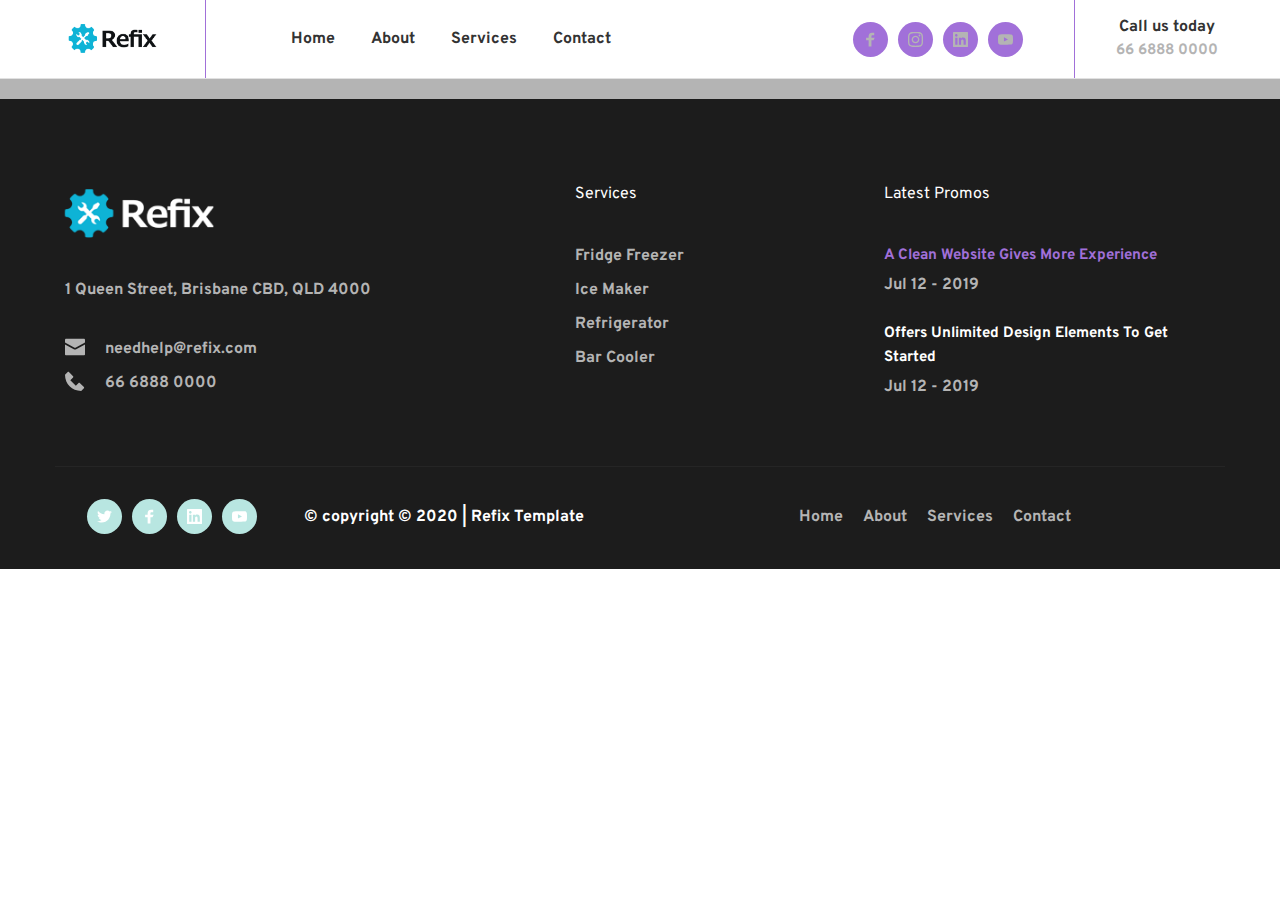
<file: blog.html>
<!DOCTYPE html><html lang="en"><head><meta charset="utf-8"><link rel="canonical" href="https://tradie.onrender.com/blog" /><link rel="icon" href="https://a-cloud.b-cdn.net/images/cropped-favicon-192x192.png" sizes="16x16"><title>Blog</title><meta name="description" content=""><meta property="og:title" content=""><meta property="og:description" content=""><meta property="og:url" content="https://tradie.onrender.com/blog"><meta content="summary_large_image" name="twitter:card"><!-- ASSETS --><meta name="viewport" content="width=device-width, initial-scale=1"><link class="brz-link brz-link-google-prefetch" rel="dns-prefetch" href="//ajax.googleapis.com"><link class="brz-link brz-link-google-prefetch" rel="dns-prefetch" href="//fonts.googleapis.com"><link class="brz-link brz-link-google-preconnect" rel="preconnect" href="https://fonts.gstatic.com/" crossorigin><link class="brz-link brz-link-cdn-preconnect" rel="preconnect" href="https://a-cloud.b-cdn.net" crossorigin><link href="https://fonts.bunny.net/css?family=Lato:100,100italic,300,300italic,regular,italic,700,700italic,900,900italic|Overpass:100,100italic,200,200italic,300,300italic,regular,italic,600,600italic,700,700italic,800,800italic,900,900italic&subset=arabic,bengali,cyrillic,cyrillic-ext,devanagari,greek,greek-ext,gujarati,hebrew,khmer,korean,latin-ext,tamil,telugu,thai,vietnamese&display=swap" class="brz-link brz-link-google" type="text/css" rel="stylesheet"/><link href="assets/dbd45c43fe09a78547d551f31faf9cc8.css" class="brz-link brz-link-preview-lib-pro" data-group="group-2" rel="stylesheet"/><link href="assets/1d0cd0af0cfb5af29c79678229cfc7f7.css" class="brz-link brz-link-preview-pro" rel="stylesheet"/><style class="brz-style">.brz .css-lnj2qv, .brz [data-css-lnj2qv] {color: rgba(var(--brz-global-color6),1);border-color: rgba(35,157,219,0);background-color: rgba(var(--brz-global-color1),1);background-image: none;border-width: 0;border-style: solid;width: 35px;height: 35px;font-size: 15px;padding: 10px;border-radius: 21px;stroke-width: 0;box-shadow: none;transition: all .5s ease-in-out;transition-property: background,border-radius,color,border-color,box-shadow;-webkit-transition: all .5s ease-in-out;-moz-transition: all .5s ease-in-out;-webkit-transition-property: background,border-radius,color,border-color,box-shadow;-moz-transition-property: background,border-radius,color,border-color,box-shadow;}
@media (min-width: 991px) {.brz .css-lnj2qv:hover, .brz [data-css-lnj2qv]:hover {color: rgba(var(--brz-global-color8),1);border-color: rgba(var(--brz-global-color3),1);background-color: rgba(var(--brz-global-color3),1);background-image: none;box-shadow: none;}}
@media (max-width: 991px) {.brz .css-lnj2qv, .brz [data-css-lnj2qv] {width: 35px;height: 35px;font-size: 15px;padding: 10px;border-radius: 21px;stroke-width: 0;}}
@media (max-width: 767px) {.brz .css-lnj2qv, .brz [data-css-lnj2qv] {width: 35px;height: 35px;font-size: 15px;padding: 10px;border-radius: 21px;stroke-width: 0;}}
.brz .css-1kcecen, .brz [data-css-1kcecen] {color: rgba(var(--brz-global-color6),1);border-color: rgba(35,157,219,0);background-color: rgba(189,225,244,0);background-image: none;border-width: 0;border-style: solid;width: 20px;height: 20px;font-size: 20px;padding: 0px;border-radius: 0;stroke-width: 0;box-shadow: none;transition: all .5s ease-in-out;transition-property: background,border-radius,color,border-color,box-shadow;-webkit-transition: all .5s ease-in-out;-moz-transition: all .5s ease-in-out;-webkit-transition-property: background,border-radius,color,border-color,box-shadow;-moz-transition-property: background,border-radius,color,border-color,box-shadow;}
@media (min-width: 991px) {.brz .css-1kcecen:hover, .brz [data-css-1kcecen]:hover {color: rgba(var(--brz-global-color6),.8);border-color: rgba(35,157,219,0);background-color: rgba(189,225,244,0);background-image: none;box-shadow: none;}}
@media (max-width: 991px) {.brz .css-1kcecen, .brz [data-css-1kcecen] {width: 20px;height: 20px;font-size: 20px;padding: 0px;border-radius: 0px;stroke-width: 0;}}
@media (max-width: 767px) {.brz .css-1kcecen, .brz [data-css-1kcecen] {width: 20px;height: 20px;font-size: 20px;padding: 0px;border-radius: 0px;stroke-width: 0;}}
.brz .css-1tq927q, .brz [data-css-1tq927q] {color: rgba(var(--brz-global-color8),1);border-color: rgba(35,157,219,0);background-color: rgba(var(--brz-global-color4),1);background-image: none;border-width: 0;border-style: solid;width: 35px;height: 35px;font-size: 15px;padding: 10px;border-radius: 21px;stroke-width: 0;box-shadow: none;transition: all .5s ease-in-out;transition-property: background,border-radius,color,border-color,box-shadow;-webkit-transition: all .5s ease-in-out;-moz-transition: all .5s ease-in-out;-webkit-transition-property: background,border-radius,color,border-color,box-shadow;-moz-transition-property: background,border-radius,color,border-color,box-shadow;}
@media (min-width: 991px) {.brz .css-1tq927q:hover, .brz [data-css-1tq927q]:hover {color: rgba(var(--brz-global-color8),1);border-color: rgba(var(--brz-global-color3),1);background-color: rgba(var(--brz-global-color3),1);background-image: none;box-shadow: none;}}
@media (max-width: 991px) {.brz .css-1tq927q, .brz [data-css-1tq927q] {width: 35px;height: 35px;font-size: 15px;padding: 10px;border-radius: 21px;stroke-width: 0;}}
@media (max-width: 767px) {.brz .css-1tq927q, .brz [data-css-1tq927q] {width: 35px;height: 35px;font-size: 15px;padding: 10px;border-radius: 21px;stroke-width: 0;}}</style><style class="brz-style">.brz .brz-css-gyepi {z-index: auto;margin: 0;}
.brz .brz-css-gyepi.brz-section .brz-section__content {min-height: auto;display: flex;}
.brz .brz-css-gyepi .brz-container {justify-content: center;}
.brz .brz-css-gyepi > .slick-slider > .brz-slick-slider__dots {color: rgba(0,0,0,1);}
.brz .brz-css-gyepi > .slick-slider > .brz-slick-slider__arrow {color: rgba(0,0,0,.7);}
@media (min-width:991px) {.brz .brz-css-gyepi {display: block;}}
@media (min-width:991px) {.brz .brz-css-gyepi > .slick-slider > .brz-slick-slider__arrow:hover {color: rgba(0,0,0,1);}}
@media (max-width:991px) and (min-width:768px) {.brz .brz-css-gyepi {z-index: auto;margin: 0;}
	.brz .brz-css-gyepi.brz-section .brz-section__content {min-height: auto;display: flex;}
	.brz .brz-css-gyepi .brz-container {justify-content: center;}
	.brz .brz-css-gyepi > .slick-slider > .brz-slick-slider__dots {color: rgba(0,0,0,1);}
	.brz .brz-css-gyepi > .slick-slider > .brz-slick-slider__arrow {color: rgba(0,0,0,.7);}}
@media (max-width:991px) and (min-width:768px) {.brz .brz-css-gyepi {display: block;}}
@media (max-width:767px) {.brz .brz-css-gyepi {z-index: auto;margin: 0;}
	.brz .brz-css-gyepi.brz-section .brz-section__content {min-height: auto;display: flex;}
	.brz .brz-css-gyepi .brz-container {justify-content: center;}
	.brz .brz-css-gyepi > .slick-slider > .brz-slick-slider__dots {color: rgba(0,0,0,1);}
	.brz .brz-css-gyepi > .slick-slider > .brz-slick-slider__arrow {color: rgba(0,0,0,.7);}}
@media (max-width:767px) {.brz .brz-css-gyepi {display: block;}}
.brz .brz-css-xaygp {padding: 75px 0px 75px 0px;}
.brz .brz-css-xaygp > .brz-bg {border: 0px solid rgba(102,115,141,0);border-radius: 0px;mix-blend-mode: normal;}
.brz .brz-css-xaygp > .brz-bg > .brz-bg-image {background-image: none;display: block;background-size: cover;background-repeat: no-repeat;}
.brz .brz-css-xaygp > .brz-bg > .brz-bg-image:after {content: "";background-image: none;}
.brz .brz-css-xaygp > .brz-bg > .brz-bg-color {background-color: rgba(0,0,0,0);background-image: none;}
.brz .brz-css-xaygp > .brz-bg > .brz-bg-map {display: none;}
.brz .brz-css-xaygp > .brz-bg > .brz-bg-video {display: none;}
.brz .brz-css-xaygp > .brz-bg > .brz-bg-shape__top {background-size: 100% 100px;height: 100px;transform: rotateX(0deg) rotateY(0deg);z-index: auto;}
.brz .brz-css-xaygp > .brz-bg > .brz-bg-shape__top::after {background-image: none;-webkit-mask-image: none;background-size: 100% 100px;height: 100px;}
.brz .brz-css-xaygp > .brz-bg > .brz-bg-shape__bottom {background-size: 100% 100px;height: 100px;transform: rotateX(-180deg) rotateY(-180deg);z-index: auto;}
.brz .brz-css-xaygp > .brz-bg > .brz-bg-shape__bottom::after {background-image: none;-webkit-mask-image: none;background-size: 100% 100px;height: 100px;}
@media (min-width:991px) {.brz .brz-css-xaygp > .brz-bg > .brz-bg-image {background-attachment: scroll;}}
@media (max-width:991px) and (min-width:768px) {.brz .brz-css-xaygp {padding: 50px 15px 50px 15px;}
	.brz .brz-css-xaygp > .brz-bg {border: 0px solid rgba(102,115,141,0);border-radius: 0px;mix-blend-mode: normal;}
	.brz .brz-css-xaygp > .brz-bg > .brz-bg-image {background-image: none;display: block;background-size: cover;background-repeat: no-repeat;}
	.brz .brz-css-xaygp > .brz-bg > .brz-bg-image:after {content: "";background-image: none;}
	.brz .brz-css-xaygp > .brz-bg > .brz-bg-color {background-color: rgba(0,0,0,0);background-image: none;}
	.brz .brz-css-xaygp > .brz-bg > .brz-bg-map {display: none;}
	.brz .brz-css-xaygp > .brz-bg > .brz-bg-video {display: none;}
	.brz .brz-css-xaygp > .brz-bg > .brz-bg-shape__top {background-size: 100% 100px;height: 100px;transform: rotateX(0deg) rotateY(0deg);z-index: auto;}
	.brz .brz-css-xaygp > .brz-bg > .brz-bg-shape__top::after {background-image: none;-webkit-mask-image: none;background-size: 100% 100px;height: 100px;}
	.brz .brz-css-xaygp > .brz-bg > .brz-bg-shape__bottom {background-size: 100% 100px;height: 100px;transform: rotateX(-180deg) rotateY(-180deg);z-index: auto;}
	.brz .brz-css-xaygp > .brz-bg > .brz-bg-shape__bottom::after {background-image: none;-webkit-mask-image: none;background-size: 100% 100px;height: 100px;}}
@media (max-width:767px) {.brz .brz-css-xaygp {padding: 25px 15px 25px 15px;}
	.brz .brz-css-xaygp > .brz-bg {border: 0px solid rgba(102,115,141,0);border-radius: 0px;mix-blend-mode: normal;}
	.brz .brz-css-xaygp > .brz-bg > .brz-bg-image {background-image: none;display: block;background-size: cover;background-repeat: no-repeat;}
	.brz .brz-css-xaygp > .brz-bg > .brz-bg-image:after {content: "";background-image: none;}
	.brz .brz-css-xaygp > .brz-bg > .brz-bg-color {background-color: rgba(0,0,0,0);background-image: none;}
	.brz .brz-css-xaygp > .brz-bg > .brz-bg-map {display: none;}
	.brz .brz-css-xaygp > .brz-bg > .brz-bg-video {display: none;}
	.brz .brz-css-xaygp > .brz-bg > .brz-bg-shape__top {background-size: 100% 100px;height: 100px;transform: rotateX(0deg) rotateY(0deg);z-index: auto;}
	.brz .brz-css-xaygp > .brz-bg > .brz-bg-shape__top::after {background-image: none;-webkit-mask-image: none;background-size: 100% 100px;height: 100px;}
	.brz .brz-css-xaygp > .brz-bg > .brz-bg-shape__bottom {background-size: 100% 100px;height: 100px;transform: rotateX(-180deg) rotateY(-180deg);z-index: auto;}
	.brz .brz-css-xaygp > .brz-bg > .brz-bg-shape__bottom::after {background-image: none;-webkit-mask-image: none;background-size: 100% 100px;height: 100px;}}
.brz .brz-css-yowxl {border: 0px solid transparent;}
@media (min-width:991px) {.brz .brz-css-yowxl {max-width: calc(1 * var(--brz-section-container-max-width,1170px));}}
@media (max-width:991px) and (min-width:768px) {.brz .brz-css-yowxl {border: 0px solid transparent;}}
@media (max-width:991px) and (min-width:768px) {.brz .brz-css-yowxl {max-width: 100%;}}
@media (max-width:767px) {.brz .brz-css-yowxl {border: 0px solid transparent;}}
@media (max-width:767px) {.brz .brz-css-yowxl {max-width: 100%;}}
.brz .brz-css-zpygl {margin: 0;z-index: auto;align-items: flex-start;}
.brz .brz-css-zpygl > .brz-bg {border: 0px solid rgba(102,115,141,0);border-radius: 0px;box-shadow: none;max-width: 100%;mix-blend-mode: normal;}
.brz .brz-css-zpygl > .brz-bg > .brz-bg-image {background-image: none;display: block;}
.brz .brz-css-zpygl > .brz-bg > .brz-bg-image:after {content: "";background-image: none;}
.brz .brz-css-zpygl > .brz-bg > .brz-bg-color {background-color: rgba(0,0,0,0);background-image: none;}
.brz .brz-css-zpygl > .brz-bg > .brz-bg-map {display: none;}
.brz .brz-css-zpygl > .brz-bg > .brz-bg-video {display: none;}
.brz .brz-css-zpygl > .brz-row {border: 0px solid transparent;}
@media (min-width:991px) {.brz .brz-css-zpygl {min-height: auto;display: flex;}
	.brz .brz-css-zpygl > .brz-bg {transition-duration: .5s;transition-property: filter,box-shadow,background,border-radius,border-color;}
	.brz .brz-css-zpygl > .brz-bg > .brz-bg-image {transition-duration: .5s;transition-property: filter,box-shadow,background,border-radius,border-color;}
	.brz .brz-css-zpygl > .brz-bg > .brz-bg-color {transition-duration: .5s;transition-property: filter,box-shadow,background,border-radius,border-color;}
	.brz .brz-css-zpygl > .brz-bg > .brz-bg-video {transition-duration: .5s;transition-property: filter,box-shadow,background,border-radius,border-color;}
	.brz .brz-css-zpygl > .brz-row {transition-duration: .5s;transition-property: filter,box-shadow,background,border-radius,border-color;}}
@media (max-width:991px) and (min-width:768px) {.brz .brz-css-zpygl {margin: 0;z-index: auto;align-items: flex-start;}
	.brz .brz-css-zpygl > .brz-bg {border: 0px solid rgba(102,115,141,0);border-radius: 0px;box-shadow: none;max-width: 100%;mix-blend-mode: normal;}
	.brz .brz-css-zpygl > .brz-bg > .brz-bg-image {background-image: none;display: block;}
	.brz .brz-css-zpygl > .brz-bg > .brz-bg-image:after {content: "";background-image: none;}
	.brz .brz-css-zpygl > .brz-bg > .brz-bg-color {background-color: rgba(0,0,0,0);background-image: none;}
	.brz .brz-css-zpygl > .brz-bg > .brz-bg-map {display: none;}
	.brz .brz-css-zpygl > .brz-bg > .brz-bg-video {display: none;}
	.brz .brz-css-zpygl > .brz-row {border: 0px solid transparent;}}
@media (max-width:991px) and (min-width:768px) {.brz .brz-css-zpygl {min-height: auto;display: flex;}
	.brz .brz-css-zpygl > .brz-bg {transition-duration: .5s;transition-property: filter,box-shadow,background,border-radius,border-color;}
	.brz .brz-css-zpygl > .brz-bg > .brz-bg-image {transition-duration: .5s;transition-property: filter,box-shadow,background,border-radius,border-color;}
	.brz .brz-css-zpygl > .brz-bg > .brz-bg-color {transition-duration: .5s;transition-property: filter,box-shadow,background,border-radius,border-color;}
	.brz .brz-css-zpygl > .brz-bg > .brz-bg-video {transition-duration: .5s;transition-property: filter,box-shadow,background,border-radius,border-color;}
	.brz .brz-css-zpygl > .brz-row {flex-direction: row;flex-wrap: wrap;justify-content: flex-start;transition-duration: .5s;transition-property: filter,box-shadow,background,border-radius,border-color;}}
@media (max-width:767px) {.brz .brz-css-zpygl {margin: 0;z-index: auto;align-items: flex-start;}
	.brz .brz-css-zpygl > .brz-bg {border: 0px solid rgba(102,115,141,0);border-radius: 0px;box-shadow: none;max-width: 100%;mix-blend-mode: normal;}
	.brz .brz-css-zpygl > .brz-bg > .brz-bg-image {background-image: none;display: block;}
	.brz .brz-css-zpygl > .brz-bg > .brz-bg-image:after {content: "";background-image: none;}
	.brz .brz-css-zpygl > .brz-bg > .brz-bg-color {background-color: rgba(0,0,0,0);background-image: none;}
	.brz .brz-css-zpygl > .brz-bg > .brz-bg-map {display: none;}
	.brz .brz-css-zpygl > .brz-bg > .brz-bg-video {display: none;}
	.brz .brz-css-zpygl > .brz-row {border: 0px solid transparent;}}
@media (max-width:767px) {.brz .brz-css-zpygl {min-height: auto;display: flex;}
	.brz .brz-css-zpygl > .brz-bg {transition-duration: .5s;transition-property: filter,box-shadow,background,border-radius,border-color;}
	.brz .brz-css-zpygl > .brz-bg > .brz-bg-image {transition-duration: .5s;transition-property: filter,box-shadow,background,border-radius,border-color;}
	.brz .brz-css-zpygl > .brz-bg > .brz-bg-color {transition-duration: .5s;transition-property: filter,box-shadow,background,border-radius,border-color;}
	.brz .brz-css-zpygl > .brz-bg > .brz-bg-video {transition-duration: .5s;transition-property: filter,box-shadow,background,border-radius,border-color;}
	.brz .brz-css-zpygl > .brz-row {flex-direction: row;flex-wrap: wrap;justify-content: flex-start;transition-duration: .5s;transition-property: filter,box-shadow,background,border-radius,border-color;}}
.brz .brz-css-udxso {padding: 10px;max-width: 100%;}
@media (max-width:991px) and (min-width:768px) {.brz .brz-css-udxso {padding: 0;max-width: 100%;}}
@media (max-width:767px) {.brz .brz-css-udxso {padding: 0;max-width: 100%;}}
.brz .brz-css-jpakc {z-index: auto;flex: 1 1 50%;max-width: 50%;justify-content: flex-start;}
.brz .brz-css-jpakc > .brz-bg {border: 0px solid rgba(102,115,141,0);border-radius: 0px;box-shadow: none;margin: 0;mix-blend-mode: normal;}
.brz .brz-css-jpakc > .brz-bg > .brz-bg-image {background-image: none;display: block;}
.brz .brz-css-jpakc > .brz-bg > .brz-bg-image:after {content: "";background-image: none;}
.brz .brz-css-jpakc > .brz-bg > .brz-bg-color {background-color: rgba(0,0,0,0);background-image: none;}
.brz .brz-css-jpakc > .brz-bg > .brz-bg-map {display: none;}
.brz .brz-css-jpakc > .brz-bg > .brz-bg-video {display: none;}
@media (min-width:991px) {.brz .brz-css-jpakc > .brz-bg {transition-duration: .5s;transition-property: filter,box-shadow,background,border-radius,border-color;}
	.brz .brz-css-jpakc > .brz-bg > .brz-bg-image {transition-duration: .5s;transition-property: filter,box-shadow,background,border-radius,border-color;}
	.brz .brz-css-jpakc > .brz-bg > .brz-bg-color {transition-duration: .5s;transition-property: filter,box-shadow,background,border-radius,border-color;}}
@media (max-width:991px) and (min-width:768px) {.brz .brz-css-jpakc {z-index: auto;flex: 1 1 50%;max-width: 50%;justify-content: flex-start;}
	.brz .brz-css-jpakc > .brz-bg {border: 0px solid rgba(102,115,141,0);border-radius: 0px;box-shadow: none;margin: 0;mix-blend-mode: normal;}
	.brz .brz-css-jpakc > .brz-bg > .brz-bg-image {background-image: none;display: block;}
	.brz .brz-css-jpakc > .brz-bg > .brz-bg-image:after {content: "";background-image: none;}
	.brz .brz-css-jpakc > .brz-bg > .brz-bg-color {background-color: rgba(0,0,0,0);background-image: none;}
	.brz .brz-css-jpakc > .brz-bg > .brz-bg-map {display: none;}
	.brz .brz-css-jpakc > .brz-bg > .brz-bg-video {display: none;}}
@media (max-width:991px) and (min-width:768px) {.brz .brz-css-jpakc > .brz-bg {transition-duration: .5s;transition-property: filter,box-shadow,background,border-radius,border-color;}
	.brz .brz-css-jpakc > .brz-bg > .brz-bg-image {transition-duration: .5s;transition-property: filter,box-shadow,background,border-radius,border-color;}
	.brz .brz-css-jpakc > .brz-bg > .brz-bg-color {transition-duration: .5s;transition-property: filter,box-shadow,background,border-radius,border-color;}}
@media (max-width:767px) {.brz .brz-css-jpakc {z-index: auto;flex: 1 1 100%;max-width: 100%;justify-content: flex-start;}
	.brz .brz-css-jpakc > .brz-bg {border: 0px solid rgba(102,115,141,0);border-radius: 0px;box-shadow: none;margin: 10px 0px 10px 0px;mix-blend-mode: normal;}
	.brz .brz-css-jpakc > .brz-bg > .brz-bg-image {background-image: none;display: block;}
	.brz .brz-css-jpakc > .brz-bg > .brz-bg-image:after {content: "";background-image: none;}
	.brz .brz-css-jpakc > .brz-bg > .brz-bg-color {background-color: rgba(0,0,0,0);background-image: none;}
	.brz .brz-css-jpakc > .brz-bg > .brz-bg-map {display: none;}
	.brz .brz-css-jpakc > .brz-bg > .brz-bg-video {display: none;}}
@media (max-width:767px) {.brz .brz-css-jpakc > .brz-bg {transition-duration: .5s;transition-property: filter,box-shadow,background,border-radius,border-color;}
	.brz .brz-css-jpakc > .brz-bg > .brz-bg-image {transition-duration: .5s;transition-property: filter,box-shadow,background,border-radius,border-color;}
	.brz .brz-css-jpakc > .brz-bg > .brz-bg-color {transition-duration: .5s;transition-property: filter,box-shadow,background,border-radius,border-color;}}
.brz .brz-css-yuqbl {z-index: auto;margin: 0;border: 0px solid transparent;padding: 5px 15px 5px 15px;min-height: auto;}
@media (min-width:991px) {.brz .brz-css-yuqbl {display: flex;transition-duration: .5s;transition-property: filter,box-shadow,background,border-radius,border-color;}}
@media (max-width:991px) and (min-width:768px) {.brz .brz-css-yuqbl {z-index: auto;margin: 0;border: 0px solid transparent;padding: 5px 15px 5px 15px;min-height: auto;}}
@media (max-width:991px) and (min-width:768px) {.brz .brz-css-yuqbl {display: flex;transition-duration: .5s;transition-property: filter,box-shadow,background,border-radius,border-color;}}
@media (max-width:767px) {.brz .brz-css-yuqbl {z-index: auto;margin: 10px 0px 10px 0px;border: 0px solid transparent;padding: 0;min-height: auto;}}
@media (max-width:767px) {.brz .brz-css-yuqbl {display: flex;transition-duration: .5s;transition-property: filter,box-shadow,background,border-radius,border-color;}}
.brz .brz-css-znygd {padding: 0;margin: 10px 0px 10px 0px;justify-content: center;position: relative;}
@media (min-width:991px) {.brz .brz-css-znygd {display: flex;z-index: auto;position: relative;}}
@media (max-width:991px) and (min-width:768px) {.brz .brz-css-znygd {padding: 0;margin: 10px 0px 10px 0px;justify-content: center;position: relative;}}
@media (max-width:991px) and (min-width:768px) {.brz .brz-css-znygd {display: flex;z-index: auto;position: relative;}}
@media (max-width:767px) {.brz .brz-css-znygd {padding: 0;margin: 10px 0px 10px 0px;justify-content: center;position: relative;}}
@media (max-width:767px) {.brz .brz-css-znygd {display: flex;z-index: auto;position: relative;}}
.brz .brz-css-gudxk {max-width: 59%;height: auto;box-shadow: none;border: 0px solid rgba(102,115,141,0);border-radius: 0px;}
.brz .brz-css-gudxk:after {box-shadow: none;background-color: rgba(255,255,255,0);background-image: none;}
@media (min-width:991px) {.brz .brz-css-gudxk {transition-duration: .5s;transition-property: border,box-shadow,filter,background-color;}
	.brz .brz-css-gudxk:after {transition-duration: .5s;transition-property: border,box-shadow,filter,background-color;}
	.brz .brz-css-gudxk .brz-picture {transition-duration: .5s;transition-property: border,box-shadow,filter,background-color;}}
@media (max-width:991px) and (min-width:768px) {.brz .brz-css-gudxk {max-width: 75%;height: auto;box-shadow: none;border: 0px solid rgba(102,115,141,0);border-radius: 0px;}
	.brz .brz-css-gudxk:after {box-shadow: none;background-color: rgba(255,255,255,0);background-image: none;}}
@media (max-width:991px) and (min-width:768px) {.brz .brz-css-gudxk {transition-duration: .5s;transition-property: border,box-shadow,filter,background-color;}
	.brz .brz-css-gudxk:after {transition-duration: .5s;transition-property: border,box-shadow,filter,background-color;}
	.brz .brz-css-gudxk .brz-picture {transition-duration: .5s;transition-property: border,box-shadow,filter,background-color;}}
@media (max-width:767px) {.brz .brz-css-gudxk {max-width: 68%;height: auto;box-shadow: none;border: 0px solid rgba(102,115,141,0);border-radius: 0px;}
	.brz .brz-css-gudxk:after {box-shadow: none;background-color: rgba(255,255,255,0);background-image: none;}}
@media (max-width:767px) {.brz .brz-css-gudxk {transition-duration: .5s;transition-property: border,box-shadow,filter,background-color;}
	.brz .brz-css-gudxk:after {transition-duration: .5s;transition-property: border,box-shadow,filter,background-color;}
	.brz .brz-css-gudxk .brz-picture {transition-duration: .5s;transition-property: border,box-shadow,filter,background-color;}}
.brz .brz-css-wdjks {padding-top: 39.0028%;}
.brz .brz-css-wdjks > .brz-img {position: absolute;width: 100%;}
@media (max-width:991px) and (min-width:768px) {.brz .brz-css-wdjks {padding-top: 37.1287%;}
	.brz .brz-css-wdjks > .brz-img {position: absolute;width: 100%;}}
@media (max-width:767px) {.brz .brz-css-wdjks {padding-top: 36.854%;}
	.brz .brz-css-wdjks > .brz-img {position: absolute;width: 100%;}}
@media (min-width:991px) {.brz .brz-css-dgzyu .brz-mm-menu__icon {display: none;font-size: 18px;color: rgba(51,51,51,1);}
	.brz .brz-css-dgzyu .brz-menu {display: flex;}}
@media (max-width:991px) and (min-width:768px) {.brz .brz-css-dgzyu .brz-mm-menu__icon {display: flex;font-size: 18px;color: rgba(51,51,51,1);}
	.brz .brz-css-dgzyu .brz-menu {display: none;}}
@media (max-width:767px) {.brz .brz-css-dgzyu .brz-mm-menu__icon {display: flex;font-size: 18px;color: rgba(51,51,51,1);}
	.brz .brz-css-dgzyu .brz-menu {display: none;}}
.brz .brz-css-tlcgu .brz-menu__ul {font-family: var(--brz-buttonfontfamily);color: rgba(0,0,0,1);}
.brz .brz-css-tlcgu .brz-menu__ul:not(.brz-mm-listview) {display: flex;flex-wrap: wrap;justify-content: inherit;align-items: center;max-width: none;margin: 0px -5px 0px -5px;}
.brz .brz-css-tlcgu .brz-menu__ul > .brz-menu__item > .brz-a {flex-flow: row nowrap;}
.brz .brz-css-tlcgu .brz-menu__ul > .brz-menu__item > .brz-a {color: rgba(0,0,0,1);background-color: rgba(255,255,255,0);padding: 0px 5px 0px 5px;}
.brz .brz-css-tlcgu .brz-menu__ul > .brz-menu__item.brz-menu__item--opened > .brz-a {color: rgba(0,0,0,1);background-color: rgba(255,255,255,0);}
.brz .brz-css-tlcgu .brz-menu__ul > .brz-menu__item.brz-menu__item--opened {color: rgba(0,0,0,1);background-color: transparent;border: 0px solid rgba(85,85,85,1);}
.brz .brz-css-tlcgu .brz-menu__ul > .brz-menu__item.brz-menu__item--current:not(.brz-menu__item.brz-menu__item--current:active) {color: rgba(0,0,0,1);background-color: rgba(255,255,255,0);border: 0px solid rgba(85,85,85,1);}
.brz .brz-css-tlcgu .brz-menu__ul > .brz-menu__item.brz-menu__item--current > .brz-a:not(.brz-a:active) {color: rgba(0,0,0,1);background-color: rgba(255,255,255,0);}
.brz .brz-css-tlcgu .brz-menu__item__icon {margin: 0 15px 0 0;}
.brz .brz-css-tlcgu .brz-menu__ul > .brz-menu__item {color: rgba(0,0,0,1);background-color: transparent;border: 0px solid rgba(85,85,85,1);}
.brz .brz-css-tlcgu .brz-mm-menu__item {font-family: var(--brz-buttonfontfamily);color: rgba(255,255,255,1);border-color: rgba(85,85,85,1);}
.brz nav.brz-mm-menu.brz-css-tlcgu {background-color: rgba(51,51,51,.8);}
.brz .brz-css-tlcgu.brz-mm-menu .brz-mm-menu__item .brz-mm-listitem__text {padding: 10px 20px 10px 20px;flex-flow: row nowrap;}
.brz .brz-css-tlcgu .brz-mm-menu__item:hover > .brz-mm-listitem__text {color: rgba(255,255,255,1);}
.brz .brz-css-tlcgu .brz-mm-navbar {color: rgba(255,255,255,1);}
.brz .brz-css-tlcgu .brz-mm-menu__item.brz-mm-listitem_opened {color: rgba(255,255,255,1);}
.brz .brz-css-tlcgu.brz-mm-menu.brz-mm-menu_theme-dark .brz-mm-panels, .brz .brz-css-tlcgu .brz-mm-panels > .brz-mm-panel:before {background-image: none;background-color: rgba(51,51,51,.8);}
.brz .brz-css-tlcgu.brz-mm-menu.brz-mm-menu_theme-dark .brz-mm-panels, .brz .brz-css-tlcgu .brz-mm-panels > .brz-mm-panel {background-color: rgba(51,51,51,.8);}
.brz .brz-css-tlcgu .brz-mm-panels > .brz-mm-panel {background-image: none;}
.brz .brz-css-tlcgu.brz-mm-menu.brz-mm-menu_theme-dark .brz-mm-navbar.brz-mm-listitem .brz-mm-listitem_opened > .brz-mm-listitem__text:after {border-color: rgba(85,85,85,1);}
.brz .brz-css-tlcgu .brz-mm-listitem {border-color: rgba(85,85,85,1);}
.brz .brz-css-tlcgu .brz-mm-menu__item.brz-mm-menu__item--current:not(.brz-mm-menu__item.brz-mm-menu__item--current:active) {color: rgba(255,255,255,1);}
.brz .brz-css-tlcgu .brz-mm-menu__item.brz-mm-menu__item--current:not(brz-mm-menu__item.brz-mm-menu__item--current:active):hover > .brz-mm-listitem__text {color: rgba(255,255,255,1);}
.brz .brz-css-tlcgu .brz-menu__sub-menu {font-family: var(--brz-buttonfontfamily);color: rgba(255,255,255,1);background-color: rgba(51,51,51,1);box-shadow: none;border-radius: 0px;}
.brz .brz-css-tlcgu .brz-menu__sub-menu .brz-a {flex-flow: row nowrap;}
.brz .brz-css-tlcgu .brz-menu__sub-menu .brz-a:hover {color: rgba(255,255,255,1);}
.brz .brz-css-tlcgu .brz-menu__sub-item__icon {margin: 0 15px 0 0;font-size: 12px;}
.brz .brz-css-tlcgu .brz-menu__dropdown > .brz-menu__item.brz-menu__item--current > .brz-a {color: rgba(255,255,255,1);}
.brz .brz-css-tlcgu .brz-menu__dropdown > .brz-menu__item.brz-menu__item--current {background-color: rgba(51,51,51,1);}
.brz .brz-css-tlcgu .brz-menu__dropdown > .brz-menu__item.brz-menu__item--current:hover {background-color: rgba(51,51,51,1);}
.brz .brz-css-tlcgu .brz-menu__item--current .brz-menu__sub-menu {box-shadow: none;}
.brz .brz-css-tlcgu .brz-menu__item-dropdown .brz-menu__item {background-color: rgba(51,51,51,1);color: rgba(255,255,255,1);}
.brz .brz-css-tlcgu .brz-menu__dropdown .brz-menu__item-dropdown .brz-a:hover:after {border-color: rgba(255,255,255,1);}
.brz .brz-css-tlcgu .brz-menu__dropdown > .brz-menu__item {border-bottom: 1px solid rgba(85,85,85,1);}
@media (min-width:991px) {.brz .brz-css-tlcgu .brz-menu__ul {font-size: var(--brz-buttonfontsize);font-weight: var(--brz-buttonfontweight);line-height: var(--brz-buttonlineheight);letter-spacing: var(--brz-buttonletterspacing);}
	.brz .brz-css-tlcgu .brz-menu__item__icon {font-size: 12px;}
	.brz .brz-css-tlcgu .brz-menu__ul > .brz-menu__item {padding-top: 0px;padding-bottom: 0px;margin-right: 5px;margin-left: 5px;}
	.brz .brz-css-tlcgu .brz-mm-menu__item {font-size: var(--brz-buttonfontsize);font-weight: var(--brz-buttonfontweight);line-height: var(--brz-buttonlineheight);letter-spacing: var(--brz-buttonletterspacing);}
	.brz .brz-css-tlcgu .brz-mm-menu__item .brz-a {justify-content: flex-start;}
	.brz .brz-css-tlcgu .brz-mm-menu__item__icon {margin: 0 15px 0 0;font-size: 12px;}
	.brz .brz-css-tlcgu .brz-mm-navbar {font-family: var(--brz-buttonfontfamily);font-size: var(--brz-buttonfontsize);font-weight: var(--brz-buttonfontweight);line-height: var(--brz-buttonlineheight);letter-spacing: var(--brz-buttonletterspacing);border-color: rgba(85,85,85,1);}
	.brz .brz-css-tlcgu.brz-mm-menu .brz-mm-listitem_vertical .brz-mm-btn_next {height: calc(var(--brz-buttonlineheight) * var(--brz-buttonfontsize) + 10px + 10px);padding-right: 20px;}
	.brz .brz-css-tlcgu .brz-menu__sub-menu {font-size: var(--brz-buttonfontsize);font-weight: var(--brz-buttonfontweight);line-height: var(--brz-buttonlineheight);letter-spacing: var(--brz-buttonletterspacing);}
	.brz .brz-css-tlcgu .brz-menu__dropdown {position: absolute;top: 0;width: 305px;}
	.brz .brz-css-tlcgu [data-popper-placement='left-start'] {right: calc(100% + 5px);}
	.brz .brz-css-tlcgu [data-popper-placement='right-start'] {left: calc(100% + 5px);}
	.brz .brz-css-tlcgu > .brz-menu__ul > .brz-menu__item-dropdown > .brz-menu__dropdown {top: calc(100% + 5px);width: 300px;}
	.brz .brz-css-tlcgu > .brz-menu__ul > .brz-menu__item-dropdown > [data-popper-placement='left-start'] {right: 0;}
	.brz .brz-css-tlcgu > .brz-menu__ul > .brz-menu__item-dropdown > [data-popper-placement='right-start'] {left: 0;}
	.brz .brz-css-tlcgu .brz-mega-menu__dropdown {display: none;}}
@media (max-width:991px) and (min-width:768px) {.brz .brz-css-tlcgu .brz-menu__ul {font-family: var(--brz-buttonfontfamily);color: rgba(0,0,0,1);}
	.brz .brz-css-tlcgu .brz-menu__ul:not(.brz-mm-listview) {display: flex;flex-wrap: wrap;justify-content: inherit;align-items: center;max-width: none;margin: 0px -5px 0px -5px;}
	.brz .brz-css-tlcgu .brz-menu__ul > .brz-menu__item > .brz-a {flex-flow: row nowrap;}
	.brz .brz-css-tlcgu .brz-menu__ul > .brz-menu__item > .brz-a {color: rgba(0,0,0,1);background-color: rgba(255,255,255,0);padding: 0px 5px 0px 5px;}
	.brz .brz-css-tlcgu .brz-menu__ul > .brz-menu__item.brz-menu__item--opened > .brz-a {color: rgba(0,0,0,1);background-color: rgba(255,255,255,0);}
	.brz .brz-css-tlcgu .brz-menu__ul > .brz-menu__item.brz-menu__item--opened {color: rgba(0,0,0,1);background-color: transparent;border: 0px solid rgba(85,85,85,1);}
	.brz .brz-css-tlcgu .brz-menu__ul > .brz-menu__item.brz-menu__item--current:not(.brz-menu__item.brz-menu__item--current:active) {color: rgba(0,0,0,1);background-color: rgba(255,255,255,0);border: 0px solid rgba(85,85,85,1);}
	.brz .brz-css-tlcgu .brz-menu__ul > .brz-menu__item.brz-menu__item--current > .brz-a:not(.brz-a:active) {color: rgba(0,0,0,1);background-color: rgba(255,255,255,0);}
	.brz .brz-css-tlcgu .brz-menu__item__icon {margin: 0 15px 0 0;}
	.brz .brz-css-tlcgu .brz-menu__ul > .brz-menu__item {color: rgba(0,0,0,1);background-color: transparent;border: 0px solid rgba(85,85,85,1);}
	.brz .brz-css-tlcgu .brz-mm-menu__item {font-family: var(--brz-buttonfontfamily);color: rgba(255,255,255,1);border-color: rgba(85,85,85,1);}
	.brz nav.brz-mm-menu.brz-css-tlcgu {background-color: rgba(51,51,51,.8);}
	.brz .brz-css-tlcgu.brz-mm-menu .brz-mm-menu__item .brz-mm-listitem__text {padding: 10px 20px 10px 20px;flex-flow: row nowrap;}
	.brz .brz-css-tlcgu .brz-mm-menu__item:hover > .brz-mm-listitem__text {color: rgba(255,255,255,1);}
	.brz .brz-css-tlcgu .brz-mm-navbar {color: rgba(255,255,255,1);}
	.brz .brz-css-tlcgu .brz-mm-menu__item.brz-mm-listitem_opened {color: rgba(255,255,255,1);}
	.brz .brz-css-tlcgu.brz-mm-menu.brz-mm-menu_theme-dark .brz-mm-panels, .brz .brz-css-tlcgu .brz-mm-panels > .brz-mm-panel:before {background-image: none;background-color: rgba(51,51,51,.8);}
	.brz .brz-css-tlcgu.brz-mm-menu.brz-mm-menu_theme-dark .brz-mm-panels, .brz .brz-css-tlcgu .brz-mm-panels > .brz-mm-panel {background-color: rgba(51,51,51,.8);}
	.brz .brz-css-tlcgu .brz-mm-panels > .brz-mm-panel {background-image: none;}
	.brz .brz-css-tlcgu.brz-mm-menu.brz-mm-menu_theme-dark .brz-mm-navbar.brz-mm-listitem .brz-mm-listitem_opened > .brz-mm-listitem__text:after {border-color: rgba(85,85,85,1);}
	.brz .brz-css-tlcgu .brz-mm-listitem {border-color: rgba(85,85,85,1);}
	.brz .brz-css-tlcgu .brz-mm-menu__item.brz-mm-menu__item--current:not(.brz-mm-menu__item.brz-mm-menu__item--current:active) {color: rgba(255,255,255,1);}
	.brz .brz-css-tlcgu .brz-mm-menu__item.brz-mm-menu__item--current:not(brz-mm-menu__item.brz-mm-menu__item--current:active):hover > .brz-mm-listitem__text {color: rgba(255,255,255,1);}
	.brz .brz-css-tlcgu .brz-menu__sub-menu {font-family: var(--brz-buttonfontfamily);color: rgba(255,255,255,1);background-color: rgba(51,51,51,1);box-shadow: none;border-radius: 0px;}
	.brz .brz-css-tlcgu .brz-menu__sub-menu .brz-a {flex-flow: row nowrap;}
	.brz .brz-css-tlcgu .brz-menu__sub-menu .brz-a:hover {color: rgba(255,255,255,1);}
	.brz .brz-css-tlcgu .brz-menu__sub-item__icon {margin: 0 15px 0 0;font-size: 12px;}
	.brz .brz-css-tlcgu .brz-menu__dropdown > .brz-menu__item.brz-menu__item--current > .brz-a {color: rgba(255,255,255,1);}
	.brz .brz-css-tlcgu .brz-menu__dropdown > .brz-menu__item.brz-menu__item--current {background-color: rgba(51,51,51,1);}
	.brz .brz-css-tlcgu .brz-menu__dropdown > .brz-menu__item.brz-menu__item--current:hover {background-color: rgba(51,51,51,1);}
	.brz .brz-css-tlcgu .brz-menu__item--current .brz-menu__sub-menu {box-shadow: none;}
	.brz .brz-css-tlcgu .brz-menu__item-dropdown .brz-menu__item {background-color: rgba(51,51,51,1);color: rgba(255,255,255,1);}
	.brz .brz-css-tlcgu .brz-menu__dropdown .brz-menu__item-dropdown .brz-a:hover:after {border-color: rgba(255,255,255,1);}
	.brz .brz-css-tlcgu .brz-menu__dropdown > .brz-menu__item {border-bottom: 1px solid rgba(85,85,85,1);}}
@media (max-width:991px) and (min-width:768px) {.brz .brz-css-tlcgu .brz-menu__ul {font-size: var(--brz-buttontabletfontsize);font-weight: var(--brz-buttontabletfontweight);line-height: var(--brz-buttontabletlineheight);letter-spacing: var(--brz-buttontabletletterspacing);}
	.brz .brz-css-tlcgu .brz-menu__item__icon {font-size: 12px;}
	.brz .brz-css-tlcgu .brz-menu__ul > .brz-menu__item {padding-top: 0px;padding-bottom: 0px;margin-right: 5px;margin-left: 5px;}
	.brz .brz-css-tlcgu .brz-mm-menu__item {font-size: var(--brz-buttontabletfontsize);font-weight: var(--brz-buttontabletfontweight);line-height: var(--brz-buttontabletlineheight);letter-spacing: var(--brz-buttontabletletterspacing);}
	.brz .brz-css-tlcgu .brz-mm-menu__item .brz-a {justify-content: flex-start;}
	.brz .brz-css-tlcgu .brz-mm-menu__item__icon {margin: 0 15px 0 0;font-size: 12px;}
	.brz .brz-css-tlcgu .brz-mm-navbar {font-family: var(--brz-buttonfontfamily);font-size: var(--brz-buttontabletfontsize);font-weight: var(--brz-buttontabletfontweight);line-height: var(--brz-buttontabletlineheight);letter-spacing: var(--brz-buttontabletletterspacing);border-color: rgba(85,85,85,1);}
	.brz .brz-css-tlcgu.brz-mm-menu .brz-mm-listitem_vertical .brz-mm-btn_next {height: calc(var(--brz-buttontabletlineheight) * var(--brz-buttontabletfontsize) + 10px + 10px);padding-right: 20px;}
	.brz .brz-css-tlcgu .brz-menu__sub-menu {font-size: var(--brz-buttontabletfontsize);font-weight: var(--brz-buttontabletfontweight);line-height: var(--brz-buttontabletlineheight);letter-spacing: var(--brz-buttontabletletterspacing);}
	.brz .brz-css-tlcgu .brz-menu__dropdown {position: absolute;top: 0;width: 305px;}
	.brz .brz-css-tlcgu > .brz-menu__ul > .brz-menu__item-dropdown > .brz-menu__dropdown {top: calc(100% + 5px);width: 300px;}
	.brz .brz-css-tlcgu > .brz-menu__ul > .brz-menu__item-dropdown > [data-popper-placement='left-start'] {right: 0;}
	.brz .brz-css-tlcgu > .brz-menu__ul > .brz-menu__item-dropdown > [data-popper-placement='right-start'] {left: 0;}
	.brz .brz-css-tlcgu .brz-menu__dropdown .brz-menu__item-dropdown > .brz-a:after {border-right-style: solid;border-left-style: none;}
	.brz .brz-css-tlcgu .brz-menu__dropdown .brz-menu__item-dropdown .brz-menu__dropdown {position: relative;top: auto;left: auto;transform: translate(0,0);height: 0;overflow: hidden;}
	.brz .brz-css-tlcgu .brz-menu__dropdown .brz-menu__item--opened > .brz-menu__dropdown {height: auto;width: 100%;left: auto;right: auto;}
	.brz .brz-css-tlcgu.brz-menu__preview .brz-menu__dropdown .brz-menu__item:hover > .brz-menu__sub-menu {height: auto;width: 100%;left: auto;right: auto;}
	.brz .brz-css-tlcgu .brz-mega-menu__dropdown {display: none;}}
@media (max-width:767px) {.brz .brz-css-tlcgu .brz-menu__ul {font-family: var(--brz-buttonfontfamily);color: rgba(0,0,0,1);}
	.brz .brz-css-tlcgu .brz-menu__ul:not(.brz-mm-listview) {display: flex;flex-wrap: wrap;justify-content: inherit;align-items: center;max-width: none;margin: 0px -5px 0px -5px;}
	.brz .brz-css-tlcgu .brz-menu__ul > .brz-menu__item > .brz-a {flex-flow: row nowrap;}
	.brz .brz-css-tlcgu .brz-menu__ul > .brz-menu__item > .brz-a {color: rgba(0,0,0,1);background-color: rgba(255,255,255,0);padding: 0px 5px 0px 5px;}
	.brz .brz-css-tlcgu .brz-menu__ul > .brz-menu__item.brz-menu__item--opened > .brz-a {color: rgba(0,0,0,1);background-color: rgba(255,255,255,0);}
	.brz .brz-css-tlcgu .brz-menu__ul > .brz-menu__item.brz-menu__item--opened {color: rgba(0,0,0,1);background-color: transparent;border: 0px solid rgba(85,85,85,1);}
	.brz .brz-css-tlcgu .brz-menu__ul > .brz-menu__item.brz-menu__item--current:not(.brz-menu__item.brz-menu__item--current:active) {color: rgba(0,0,0,1);background-color: rgba(255,255,255,0);border: 0px solid rgba(85,85,85,1);}
	.brz .brz-css-tlcgu .brz-menu__ul > .brz-menu__item.brz-menu__item--current > .brz-a:not(.brz-a:active) {color: rgba(0,0,0,1);background-color: rgba(255,255,255,0);}
	.brz .brz-css-tlcgu .brz-menu__item__icon {margin: 0 15px 0 0;}
	.brz .brz-css-tlcgu .brz-menu__ul > .brz-menu__item {color: rgba(0,0,0,1);background-color: transparent;border: 0px solid rgba(85,85,85,1);}
	.brz .brz-css-tlcgu .brz-mm-menu__item {font-family: var(--brz-buttonfontfamily);color: rgba(255,255,255,1);border-color: rgba(85,85,85,1);}
	.brz nav.brz-mm-menu.brz-css-tlcgu {background-color: rgba(51,51,51,.8);}
	.brz .brz-css-tlcgu.brz-mm-menu .brz-mm-menu__item .brz-mm-listitem__text {padding: 10px 20px 10px 20px;flex-flow: row nowrap;}
	.brz .brz-css-tlcgu .brz-mm-menu__item:hover > .brz-mm-listitem__text {color: rgba(255,255,255,1);}
	.brz .brz-css-tlcgu .brz-mm-navbar {color: rgba(255,255,255,1);}
	.brz .brz-css-tlcgu .brz-mm-menu__item.brz-mm-listitem_opened {color: rgba(255,255,255,1);}
	.brz .brz-css-tlcgu.brz-mm-menu.brz-mm-menu_theme-dark .brz-mm-panels, .brz .brz-css-tlcgu .brz-mm-panels > .brz-mm-panel:before {background-image: none;background-color: rgba(51,51,51,.8);}
	.brz .brz-css-tlcgu.brz-mm-menu.brz-mm-menu_theme-dark .brz-mm-panels, .brz .brz-css-tlcgu .brz-mm-panels > .brz-mm-panel {background-color: rgba(51,51,51,.8);}
	.brz .brz-css-tlcgu .brz-mm-panels > .brz-mm-panel {background-image: none;}
	.brz .brz-css-tlcgu.brz-mm-menu.brz-mm-menu_theme-dark .brz-mm-navbar.brz-mm-listitem .brz-mm-listitem_opened > .brz-mm-listitem__text:after {border-color: rgba(85,85,85,1);}
	.brz .brz-css-tlcgu .brz-mm-listitem {border-color: rgba(85,85,85,1);}
	.brz .brz-css-tlcgu .brz-mm-menu__item.brz-mm-menu__item--current:not(.brz-mm-menu__item.brz-mm-menu__item--current:active) {color: rgba(255,255,255,1);}
	.brz .brz-css-tlcgu .brz-mm-menu__item.brz-mm-menu__item--current:not(brz-mm-menu__item.brz-mm-menu__item--current:active):hover > .brz-mm-listitem__text {color: rgba(255,255,255,1);}
	.brz .brz-css-tlcgu .brz-menu__sub-menu {font-family: var(--brz-buttonfontfamily);color: rgba(255,255,255,1);background-color: rgba(51,51,51,1);box-shadow: none;border-radius: 0px;}
	.brz .brz-css-tlcgu .brz-menu__sub-menu .brz-a {flex-flow: row nowrap;}
	.brz .brz-css-tlcgu .brz-menu__sub-menu .brz-a:hover {color: rgba(255,255,255,1);}
	.brz .brz-css-tlcgu .brz-menu__sub-item__icon {margin: 0 15px 0 0;font-size: 12px;}
	.brz .brz-css-tlcgu .brz-menu__dropdown > .brz-menu__item.brz-menu__item--current > .brz-a {color: rgba(255,255,255,1);}
	.brz .brz-css-tlcgu .brz-menu__dropdown > .brz-menu__item.brz-menu__item--current {background-color: rgba(51,51,51,1);}
	.brz .brz-css-tlcgu .brz-menu__dropdown > .brz-menu__item.brz-menu__item--current:hover {background-color: rgba(51,51,51,1);}
	.brz .brz-css-tlcgu .brz-menu__item--current .brz-menu__sub-menu {box-shadow: none;}
	.brz .brz-css-tlcgu .brz-menu__item-dropdown .brz-menu__item {background-color: rgba(51,51,51,1);color: rgba(255,255,255,1);}
	.brz .brz-css-tlcgu .brz-menu__dropdown .brz-menu__item-dropdown .brz-a:hover:after {border-color: rgba(255,255,255,1);}
	.brz .brz-css-tlcgu .brz-menu__dropdown > .brz-menu__item {border-bottom: 1px solid rgba(85,85,85,1);}}
@media (max-width:767px) {.brz .brz-css-tlcgu .brz-menu__ul {font-size: var(--brz-buttonmobilefontsize);font-weight: var(--brz-buttonmobilefontweight);line-height: var(--brz-buttonmobilelineheight);letter-spacing: var(--brz-buttonmobileletterspacing);}
	.brz .brz-css-tlcgu .brz-menu__item__icon {font-size: 12px;}
	.brz .brz-css-tlcgu .brz-menu__ul > .brz-menu__item {padding-top: 0px;padding-bottom: 0px;margin-right: 5px;margin-left: 5px;}
	.brz .brz-css-tlcgu .brz-mm-menu__item {font-size: var(--brz-buttonmobilefontsize);font-weight: var(--brz-buttonmobilefontweight);line-height: var(--brz-buttonmobilelineheight);letter-spacing: var(--brz-buttonmobileletterspacing);}
	.brz .brz-css-tlcgu .brz-mm-menu__item .brz-a {justify-content: flex-start;}
	.brz .brz-css-tlcgu .brz-mm-menu__item__icon {margin: 0 15px 0 0;font-size: 12px;}
	.brz .brz-css-tlcgu .brz-mm-navbar {font-family: var(--brz-buttonfontfamily);font-size: var(--brz-buttonmobilefontsize);font-weight: var(--brz-buttonmobilefontweight);line-height: var(--brz-buttonmobilelineheight);letter-spacing: var(--brz-buttonmobileletterspacing);border-color: rgba(85,85,85,1);}
	.brz .brz-css-tlcgu.brz-mm-menu .brz-mm-listitem_vertical .brz-mm-btn_next {height: calc(var(--brz-buttonmobilelineheight) * var(--brz-buttonmobilefontsize) + 10px + 10px);padding-right: 20px;}
	.brz .brz-css-tlcgu .brz-menu__sub-menu {font-size: var(--brz-buttonmobilefontsize);font-weight: var(--brz-buttonmobilefontweight);line-height: var(--brz-buttonmobilelineheight);letter-spacing: var(--brz-buttonmobileletterspacing);}
	.brz .brz-css-tlcgu .brz-menu__dropdown {position: absolute;top: 0;width: 305px;}
	.brz .brz-css-tlcgu > .brz-menu__ul > .brz-menu__item-dropdown > .brz-menu__dropdown {top: calc(100% + 5px);width: 300px;}
	.brz .brz-css-tlcgu > .brz-menu__ul > .brz-menu__item-dropdown > [data-popper-placement='left-start'] {right: 0;}
	.brz .brz-css-tlcgu > .brz-menu__ul > .brz-menu__item-dropdown > [data-popper-placement='right-start'] {left: 0;}
	.brz .brz-css-tlcgu .brz-menu__dropdown .brz-menu__item-dropdown > .brz-a:after {border-right-style: solid;border-left-style: none;}
	.brz .brz-css-tlcgu .brz-menu__dropdown .brz-menu__item-dropdown .brz-menu__dropdown {position: relative;top: auto;left: auto;transform: translate(0,0);height: 0;overflow: hidden;}
	.brz .brz-css-tlcgu .brz-menu__dropdown .brz-menu__item--opened > .brz-menu__dropdown {height: auto;width: 100%;left: auto;right: auto;}
	.brz .brz-css-tlcgu.brz-menu__preview .brz-menu__dropdown .brz-menu__item:hover > .brz-menu__sub-menu {height: auto;width: 100%;left: auto;right: auto;}
	.brz .brz-css-tlcgu .brz-mega-menu__dropdown {display: block;}}
.brz .brz-css-lhdyd {z-index: auto;position: relative;margin: 10px 0px 10px 0px;}
@media (min-width:991px) {.brz .brz-css-lhdyd {display: flex;position: relative;}}
@media (max-width:991px) and (min-width:768px) {.brz .brz-css-lhdyd {z-index: auto;position: relative;margin: 10px 0px 10px 0px;}}
@media (max-width:991px) and (min-width:768px) {.brz .brz-css-lhdyd {display: flex;position: relative;}}
@media (max-width:767px) {.brz .brz-css-lhdyd {z-index: auto;position: relative;margin: 10px 0px 10px 0px;}}
@media (max-width:767px) {.brz .brz-css-lhdyd {display: flex;position: relative;}}
.brz .brz-css-unwcs {justify-content: center;padding: 0;margin: 0px -5px -20px -5px;}
@media (max-width:991px) and (min-width:768px) {.brz .brz-css-unwcs {justify-content: center;padding: 0;margin: 0px -5px -20px -5px;}}
@media (max-width:767px) {.brz .brz-css-unwcs {justify-content: center;padding: 0;margin: 0px -5px -20px -5px;}}
.brz .brz-css-mobcu {padding: 0px 5px 20px 5px;}
@media (max-width:991px) and (min-width:768px) {.brz .brz-css-mobcu {padding: 0px 5px 20px 5px;}}
@media (max-width:767px) {.brz .brz-css-mobcu {padding: 0px 5px 20px 5px;}}
.brz .brz-css-fzshb {width: 100%;mix-blend-mode: normal;}
@media (max-width:991px) and (min-width:768px) {.brz .brz-css-fzshb {width: 100%;mix-blend-mode: normal;}}
@media (max-width:767px) {.brz .brz-css-fzshb {width: 100%;mix-blend-mode: normal;}}
.brz .brz-css-qaqan {max-width: 51%;height: auto;box-shadow: none;border: 0px solid rgba(102,115,141,0);border-radius: 0px;}
.brz .brz-css-qaqan:after {box-shadow: none;background-color: rgba(255,255,255,0);background-image: none;}
@media (min-width:991px) {.brz .brz-css-qaqan {transition-duration: .5s;transition-property: border,box-shadow,filter,background-color;}
	.brz .brz-css-qaqan:after {transition-duration: .5s;transition-property: border,box-shadow,filter,background-color;}
	.brz .brz-css-qaqan .brz-picture {transition-duration: .5s;transition-property: border,box-shadow,filter,background-color;}}
@media (max-width:991px) and (min-width:768px) {.brz .brz-css-qaqan {max-width: 51%;height: auto;box-shadow: none;border: 0px solid rgba(102,115,141,0);border-radius: 0px;}
	.brz .brz-css-qaqan:after {box-shadow: none;background-color: rgba(255,255,255,0);background-image: none;}}
@media (max-width:991px) and (min-width:768px) {.brz .brz-css-qaqan {transition-duration: .5s;transition-property: border,box-shadow,filter,background-color;}
	.brz .brz-css-qaqan:after {transition-duration: .5s;transition-property: border,box-shadow,filter,background-color;}
	.brz .brz-css-qaqan .brz-picture {transition-duration: .5s;transition-property: border,box-shadow,filter,background-color;}}
@media (max-width:767px) {.brz .brz-css-qaqan {max-width: 35%;height: auto;box-shadow: none;border: 0px solid rgba(102,115,141,0);border-radius: 0px;}
	.brz .brz-css-qaqan:after {box-shadow: none;background-color: rgba(255,255,255,0);background-image: none;}}
@media (max-width:767px) {.brz .brz-css-qaqan {transition-duration: .5s;transition-property: border,box-shadow,filter,background-color;}
	.brz .brz-css-qaqan:after {transition-duration: .5s;transition-property: border,box-shadow,filter,background-color;}
	.brz .brz-css-qaqan .brz-picture {transition-duration: .5s;transition-property: border,box-shadow,filter,background-color;}}
.brz .brz-css-bxprx {padding-top: 38.4029%;}
.brz .brz-css-bxprx > .brz-img {position: absolute;width: 100%;}
@media (max-width:991px) and (min-width:768px) {.brz .brz-css-bxprx {padding-top: 38.3981%;}
	.brz .brz-css-bxprx > .brz-img {position: absolute;width: 100%;}}
@media (max-width:767px) {.brz .brz-css-bxprx {padding-top: 39.3754%;}
	.brz .brz-css-bxprx > .brz-img {position: absolute;width: 100%;}}
.brz .brz-css-ooszx {flex-direction: row;}
.brz .brz-css-ooszx .brz-icon__container {margin-left: auto;margin-right: 20px;align-items: flex-start;}
@media (max-width:991px) and (min-width:768px) {.brz .brz-css-ooszx {flex-direction: row;}
	.brz .brz-css-ooszx .brz-icon__container {margin-left: auto;margin-right: 20px;align-items: flex-start;}}
@media (max-width:767px) {.brz .brz-css-ooszx {flex-direction: row;}
	.brz .brz-css-ooszx .brz-icon__container {margin-left: auto;margin-right: 20px;align-items: flex-start;}}
.brz .brz-css-bpxca {width: 75%;}
.brz .brz-css-bpxca .brz-hr {border-top: 2px solid rgba(var(--brz-global-color7),.75);}
.brz .brz-css-bpxca .brz-line-container:before {border-top: 2px solid rgba(var(--brz-global-color7),.75);}
.brz .brz-css-bpxca .brz-line-container:after {border-top: 2px solid rgba(var(--brz-global-color7),.75);}
.brz .brz-css-bpxca .brz-line-content {color: rgba(0,0,0,1);margin: 0 10px;}
.brz .brz-css-bpxca.brz-line-text .brz-line-content {font-family: Lato,sans-serif;font-size: 20px;line-height: 1;font-weight: 400;letter-spacing: 0px;}
.brz .brz-css-bpxca.brz-line-icon .brz-line-content {font-size: 20px;}
@media (max-width:991px) and (min-width:768px) {.brz .brz-css-bpxca {width: 75%;}
	.brz .brz-css-bpxca .brz-hr {border-top: 2px solid rgba(var(--brz-global-color7),.75);}
	.brz .brz-css-bpxca .brz-line-container:before {border-top: 2px solid rgba(var(--brz-global-color7),.75);}
	.brz .brz-css-bpxca .brz-line-container:after {border-top: 2px solid rgba(var(--brz-global-color7),.75);}
	.brz .brz-css-bpxca .brz-line-content {color: rgba(0,0,0,1);margin: 0 10px;}
	.brz .brz-css-bpxca.brz-line-text .brz-line-content {font-family: Lato,sans-serif;font-size: 20px;line-height: 1;font-weight: 400;letter-spacing: 0px;}
	.brz .brz-css-bpxca.brz-line-icon .brz-line-content {font-size: 20px;}}
@media (max-width:767px) {.brz .brz-css-bpxca {width: 75%;}
	.brz .brz-css-bpxca .brz-hr {border-top: 2px solid rgba(var(--brz-global-color7),.75);}
	.brz .brz-css-bpxca .brz-line-container:before {border-top: 2px solid rgba(var(--brz-global-color7),.75);}
	.brz .brz-css-bpxca .brz-line-container:after {border-top: 2px solid rgba(var(--brz-global-color7),.75);}
	.brz .brz-css-bpxca .brz-line-content {color: rgba(0,0,0,1);margin: 0 10px;}
	.brz .brz-css-bpxca.brz-line-text .brz-line-content {font-family: Lato,sans-serif;font-size: 20px;line-height: 1;font-weight: 400;letter-spacing: 0px;}
	.brz .brz-css-bpxca.brz-line-icon .brz-line-content {font-size: 20px;}}
.brz .brz-css-zqsuj {padding: 0;}
@media (max-width:991px) and (min-width:768px) {.brz .brz-css-zqsuj {padding: 0;}}
@media (max-width:767px) {.brz .brz-css-zqsuj {padding: 0;}}
.brz .brz-css-otvuy {padding: 0px 20px 0px 20px;}
.brz .brz-css-otvuy > .brz-bg {border-width: 0px 0px 1px 0px;border-style: solid;border-color: rgba(var(--brz-global-color7),.15);}
@media (max-width:991px) and (min-width:768px) {.brz .brz-css-otvuy {padding: 15px;}
	.brz .brz-css-otvuy > .brz-bg {border-width: 0px 0px 1px 0px;border-style: solid;border-color: rgba(var(--brz-global-color7),.15);}}
@media (max-width:767px) {.brz .brz-css-otvuy {padding: 15px 40px 15px 40px;}
	.brz .brz-css-otvuy > .brz-bg {border-width: 0px 0px 1px 0px;border-style: solid;border-color: rgba(var(--brz-global-color7),.15);}}
.brz .brz-css-rsyxx {border-width: 0px 0px 1px 0px;border-style: solid;border-color: transparent;}
@media (min-width:991px) {.brz .brz-css-rsyxx {max-width: 100%;}}
@media (max-width:991px) and (min-width:768px) {.brz .brz-css-rsyxx {border-width: 0px 0px 1px 0px;border-style: solid;border-color: transparent;}}
@media (max-width:991px) and (min-width:768px) {.brz .brz-css-rsyxx {max-width: 100%;}}
@media (max-width:767px) {.brz .brz-css-rsyxx {border-width: 0px 0px 1px 0px;border-style: solid;border-color: transparent;}}
@media (max-width:767px) {.brz .brz-css-rsyxx {max-width: 100%;}}
.brz .brz-css-rgbgn {flex: 1 1 15%;max-width: 15%;justify-content: center;}
.brz .brz-css-rgbgn > .brz-bg {border-width: 0px 1px 0px 0px;border-style: solid;border-color: rgba(var(--brz-global-color1),1);}
@media (max-width:991px) and (min-width:768px) {.brz .brz-css-rgbgn {flex: 1 1 30%;max-width: 30%;justify-content: center;}
	.brz .brz-css-rgbgn > .brz-bg {border-width: 0px 1px 0px 0px;border-style: 0;border-color: rgba(237,243,249,0);}}
@media (max-width:767px) {.brz .brz-css-rgbgn {flex: 1 1 50%;max-width: 50%;justify-content: center;}
	.brz .brz-css-rgbgn > .brz-bg {border-width: 0px 1px 0px 0px;border-style: 0;border-color: rgba(237,243,249,0);}}
.brz .brz-css-zbtjs {border-width: 0px 1px 0px 0px;border-style: solid;border-color: transparent;padding: 5px 15px 5px 15px;}
@media (max-width:991px) and (min-width:768px) {.brz .brz-css-zbtjs {border-width: 0px 1px 0px 0px;border-style: 0;border-color: transparent;padding: 5px 0px 5px 0px;}}
@media (max-width:767px) {.brz .brz-css-zbtjs {border-width: 0px 1px 0px 0px;border-style: 0;border-color: transparent;padding: 0;}}
.brz .brz-css-tsaey {justify-content: center;}
@media (max-width:991px) and (min-width:768px) {.brz .brz-css-tsaey {justify-content: center;}}
@media (max-width:767px) {.brz .brz-css-tsaey {justify-content: flex-start;}}
.brz .brz-css-xbmjr {flex: 1 1 48.1%;max-width: 48.1%;justify-content: center;}
@media (max-width:991px) and (min-width:768px) {.brz .brz-css-xbmjr {flex: 1 1 33.6%;max-width: 33.6%;justify-content: center;}}
@media (max-width:767px) {.brz .brz-css-xbmjr {flex: 1 1 50%;max-width: 50%;justify-content: center;}}
.brz .brz-css-bndlq {padding: 5px 15px 5px 80px;}
@media (max-width:991px) and (min-width:768px) {.brz .brz-css-bndlq {padding: 5px 15px 5px 60px;}}
@media (max-width:767px) {.brz .brz-css-bndlq {padding: 0;}}
.brz .brz-css-ywsox {justify-content: flex-start;}
@media (max-width:991px) and (min-width:768px) {.brz .brz-css-ywsox {justify-content: center;}}
@media (max-width:767px) {.brz .brz-css-ywsox {justify-content: flex-end;}}
@media (min-width:991px) {.brz .brz-css-pzjrl .brz-mm-menu__icon {font-size: 18px;color: rgba(51,51,51,1);}}
@media (max-width:991px) and (min-width:768px) {.brz .brz-css-pzjrl .brz-mm-menu__icon {font-size: 40px;color: rgba(var(--brz-global-color6),1);}}
@media (max-width:767px) {.brz .brz-css-pzjrl .brz-mm-menu__icon {font-size: 30px;color: rgba(var(--brz-global-color6),1);}}
.brz .brz-css-nxibi .brz-menu__ul {font-family: var(--brz-heading6fontfamily);color: rgba(var(--brz-global-color7),1);}
.brz .brz-css-nxibi .brz-menu__ul:not(.brz-mm-listview) {margin: 0px -13px 0px -13px;}
.brz .brz-css-nxibi .brz-menu__ul > .brz-menu__item > .brz-a {color: rgba(var(--brz-global-color7),1);}
.brz .brz-css-nxibi .brz-menu__ul > .brz-menu__item.brz-menu__item--opened > .brz-a {color: rgba(var(--brz-global-color7),1);}
.brz .brz-css-nxibi .brz-menu__ul > .brz-menu__item.brz-menu__item--opened {color: rgba(var(--brz-global-color7),1);}
.brz .brz-css-nxibi .brz-menu__ul > .brz-menu__item.brz-menu__item--current:not(.brz-menu__item.brz-menu__item--current:active) {color: rgba(var(--brz-global-color6),1);}
.brz .brz-css-nxibi .brz-menu__ul > .brz-menu__item.brz-menu__item--current > .brz-a:not(.brz-a:active) {color: rgba(var(--brz-global-color6),1);}
.brz .brz-css-nxibi .brz-menu__ul > .brz-menu__item {color: rgba(var(--brz-global-color7),1);}
.brz .brz-css-nxibi .brz-mm-menu__item {color: rgba(var(--brz-global-color8),1);border-color: rgba(var(--brz-global-color1),1);}
.brz nav.brz-mm-menu.brz-css-nxibi {background-color: rgba(var(--brz-global-color6),1);}
.brz .brz-css-nxibi .brz-mm-menu__item:hover > .brz-mm-listitem__text {color: rgba(var(--brz-global-color8),1);}
.brz .brz-css-nxibi .brz-mm-navbar {color: rgba(var(--brz-global-color8),1);}
.brz .brz-css-nxibi .brz-mm-menu__item.brz-mm-listitem_opened {color: rgba(var(--brz-global-color8),1);}
.brz .brz-css-nxibi.brz-mm-menu.brz-mm-menu_theme-dark .brz-mm-panels, .brz .brz-css-nxibi .brz-mm-panels > .brz-mm-panel:before {background-color: rgba(var(--brz-global-color6),1);}
.brz .brz-css-nxibi.brz-mm-menu.brz-mm-menu_theme-dark .brz-mm-panels, .brz .brz-css-nxibi .brz-mm-panels > .brz-mm-panel {background-color: rgba(var(--brz-global-color6),1);}
.brz .brz-css-nxibi.brz-mm-menu.brz-mm-menu_theme-dark .brz-mm-navbar.brz-mm-listitem .brz-mm-listitem_opened > .brz-mm-listitem__text:after {border-color: rgba(var(--brz-global-color1),1);}
.brz .brz-css-nxibi .brz-mm-listitem {border-color: rgba(var(--brz-global-color1),1);}
.brz .brz-css-nxibi .brz-mm-menu__item.brz-mm-menu__item--current:not(.brz-mm-menu__item.brz-mm-menu__item--current:active) {color: rgba(var(--brz-global-color8),1);}
.brz .brz-css-nxibi .brz-mm-menu__item.brz-mm-menu__item--current:not(brz-mm-menu__item.brz-mm-menu__item--current:active):hover > .brz-mm-listitem__text {color: rgba(var(--brz-global-color8),1);}
.brz .brz-css-nxibi .brz-menu__sub-menu {color: rgba(var(--brz-global-color8),1);background-color: rgba(var(--brz-global-color6),1);}
.brz .brz-css-nxibi .brz-menu__sub-menu .brz-a:hover {color: rgba(var(--brz-global-color8),1);}
.brz .brz-css-nxibi .brz-menu__dropdown > .brz-menu__item.brz-menu__item--current > .brz-a {color: rgba(var(--brz-global-color8),1);}
.brz .brz-css-nxibi .brz-menu__dropdown > .brz-menu__item.brz-menu__item--current {background-color: rgba(var(--brz-global-color6),1);}
.brz .brz-css-nxibi .brz-menu__dropdown > .brz-menu__item.brz-menu__item--current:hover {background-color: rgba(var(--brz-global-color6),1);}
.brz .brz-css-nxibi .brz-menu__item-dropdown .brz-menu__item {background-color: rgba(var(--brz-global-color6),1);color: rgba(var(--brz-global-color8),1);}
.brz .brz-css-nxibi .brz-menu__dropdown .brz-menu__item-dropdown .brz-a:hover:after {border-color: rgba(var(--brz-global-color8),1);}
.brz .brz-css-nxibi .brz-menu__dropdown > .brz-menu__item {border-bottom: 1px solid rgba(var(--brz-global-color1),1);}
@media (min-width:991px) {.brz .brz-css-nxibi .brz-menu__ul {font-size: var(--brz-heading6fontsize);font-weight: var(--brz-heading6fontweight);line-height: var(--brz-heading6lineheight);letter-spacing: var(--brz-heading6letterspacing);}
	.brz .brz-css-nxibi .brz-menu__ul > .brz-menu__item {padding-top: 0px;padding-bottom: 0px;margin-right: 13px;margin-left: 13px;}
	.brz .brz-css-nxibi .brz-mm-navbar {border-color: rgba(var(--brz-global-color1),1);}}
@media (min-width:991px) {.brz .brz-css-nxibi:hover .brz-menu__ul {color: rgba(var(--brz-global-color6),1);}
	.brz .brz-css-nxibi .brz-menu__ul > .brz-menu__item > .brz-a:hover {color: rgba(var(--brz-global-color6),1);}
	.brz .brz-css-nxibi .brz-menu__ul > .brz-menu__item.brz-menu__item--opened > .brz-a:hover {color: rgba(var(--brz-global-color6),1);}
	.brz .brz-css-nxibi .brz-menu__ul > .brz-menu__item.brz-menu__item--opened:hover {color: rgba(var(--brz-global-color6),1);}
	.brz .brz-css-nxibi .brz-menu__ul > .brz-menu__item:hover {color: rgba(var(--brz-global-color6),1);}}
@media (max-width:991px) and (min-width:768px) {.brz .brz-css-nxibi .brz-menu__ul {font-family: var(--brz-buttonfontfamily);color: rgba(var(--brz-global-color7),1);}
	.brz .brz-css-nxibi .brz-menu__ul:not(.brz-mm-listview) {margin: 0px -5px 0px -5px;}
	.brz .brz-css-nxibi .brz-menu__ul > .brz-menu__item > .brz-a {color: rgba(var(--brz-global-color7),1);}
	.brz .brz-css-nxibi .brz-menu__ul > .brz-menu__item.brz-menu__item--opened > .brz-a {color: rgba(var(--brz-global-color7),1);}
	.brz .brz-css-nxibi .brz-menu__ul > .brz-menu__item.brz-menu__item--opened {color: rgba(var(--brz-global-color7),1);}
	.brz .brz-css-nxibi .brz-menu__ul > .brz-menu__item.brz-menu__item--current:not(.brz-menu__item.brz-menu__item--current:active) {color: rgba(var(--brz-global-color6),1);}
	.brz .brz-css-nxibi .brz-menu__ul > .brz-menu__item.brz-menu__item--current > .brz-a:not(.brz-a:active) {color: rgba(var(--brz-global-color6),1);}
	.brz .brz-css-nxibi .brz-menu__ul > .brz-menu__item {color: rgba(var(--brz-global-color7),1);}
	.brz .brz-css-nxibi .brz-mm-menu__item {color: rgba(var(--brz-global-color8),1);border-color: rgba(var(--brz-global-color1),1);}
	.brz nav.brz-mm-menu.brz-css-nxibi {background-color: rgba(var(--brz-global-color6),1);}
	.brz .brz-css-nxibi .brz-mm-menu__item:hover > .brz-mm-listitem__text {color: rgba(var(--brz-global-color8),1);}
	.brz .brz-css-nxibi .brz-mm-navbar {color: rgba(var(--brz-global-color8),1);}
	.brz .brz-css-nxibi .brz-mm-menu__item.brz-mm-listitem_opened {color: rgba(var(--brz-global-color8),1);}
	.brz .brz-css-nxibi.brz-mm-menu.brz-mm-menu_theme-dark .brz-mm-panels, .brz .brz-css-nxibi .brz-mm-panels > .brz-mm-panel:before {background-color: rgba(var(--brz-global-color6),1);}
	.brz .brz-css-nxibi.brz-mm-menu.brz-mm-menu_theme-dark .brz-mm-panels, .brz .brz-css-nxibi .brz-mm-panels > .brz-mm-panel {background-color: rgba(var(--brz-global-color6),1);}
	.brz .brz-css-nxibi.brz-mm-menu.brz-mm-menu_theme-dark .brz-mm-navbar.brz-mm-listitem .brz-mm-listitem_opened > .brz-mm-listitem__text:after {border-color: rgba(var(--brz-global-color1),1);}
	.brz .brz-css-nxibi .brz-mm-listitem {border-color: rgba(var(--brz-global-color1),1);}
	.brz .brz-css-nxibi .brz-mm-menu__item.brz-mm-menu__item--current:not(.brz-mm-menu__item.brz-mm-menu__item--current:active) {color: rgba(var(--brz-global-color8),1);}
	.brz .brz-css-nxibi .brz-mm-menu__item.brz-mm-menu__item--current:not(brz-mm-menu__item.brz-mm-menu__item--current:active):hover > .brz-mm-listitem__text {color: rgba(var(--brz-global-color8),1);}
	.brz .brz-css-nxibi .brz-menu__sub-menu {color: rgba(var(--brz-global-color8),1);background-color: rgba(var(--brz-global-color6),1);}
	.brz .brz-css-nxibi .brz-menu__sub-menu .brz-a:hover {color: rgba(var(--brz-global-color8),1);}
	.brz .brz-css-nxibi .brz-menu__dropdown > .brz-menu__item.brz-menu__item--current > .brz-a {color: rgba(var(--brz-global-color8),1);}
	.brz .brz-css-nxibi .brz-menu__dropdown > .brz-menu__item.brz-menu__item--current {background-color: rgba(var(--brz-global-color6),1);}
	.brz .brz-css-nxibi .brz-menu__dropdown > .brz-menu__item.brz-menu__item--current:hover {background-color: rgba(var(--brz-global-color6),1);}
	.brz .brz-css-nxibi .brz-menu__item-dropdown .brz-menu__item {background-color: rgba(var(--brz-global-color6),1);color: rgba(var(--brz-global-color8),1);}
	.brz .brz-css-nxibi .brz-menu__dropdown .brz-menu__item-dropdown .brz-a:hover:after {border-color: rgba(var(--brz-global-color8),1);}
	.brz .brz-css-nxibi .brz-menu__dropdown > .brz-menu__item {border-bottom: 1px solid rgba(var(--brz-global-color1),1);}}
@media (max-width:991px) and (min-width:768px) {.brz .brz-css-nxibi .brz-menu__ul {font-size: var(--brz-buttontabletfontsize);font-weight: var(--brz-buttontabletfontweight);line-height: var(--brz-buttontabletlineheight);letter-spacing: var(--brz-buttontabletletterspacing);}
	.brz .brz-css-nxibi .brz-menu__ul > .brz-menu__item {padding-top: 0px;padding-bottom: 0px;margin-right: 5px;margin-left: 5px;}
	.brz .brz-css-nxibi .brz-mm-navbar {border-color: rgba(var(--brz-global-color1),1);}}
@media (max-width:767px) {.brz .brz-css-nxibi .brz-menu__ul {font-family: var(--brz-buttonfontfamily);color: rgba(var(--brz-global-color7),1);}
	.brz .brz-css-nxibi .brz-menu__ul:not(.brz-mm-listview) {margin: 0px -5px 0px -5px;}
	.brz .brz-css-nxibi .brz-menu__ul > .brz-menu__item > .brz-a {color: rgba(var(--brz-global-color7),1);}
	.brz .brz-css-nxibi .brz-menu__ul > .brz-menu__item.brz-menu__item--opened > .brz-a {color: rgba(var(--brz-global-color7),1);}
	.brz .brz-css-nxibi .brz-menu__ul > .brz-menu__item.brz-menu__item--opened {color: rgba(var(--brz-global-color7),1);}
	.brz .brz-css-nxibi .brz-menu__ul > .brz-menu__item.brz-menu__item--current:not(.brz-menu__item.brz-menu__item--current:active) {color: rgba(var(--brz-global-color6),1);}
	.brz .brz-css-nxibi .brz-menu__ul > .brz-menu__item.brz-menu__item--current > .brz-a:not(.brz-a:active) {color: rgba(var(--brz-global-color6),1);}
	.brz .brz-css-nxibi .brz-menu__ul > .brz-menu__item {color: rgba(var(--brz-global-color7),1);}
	.brz .brz-css-nxibi .brz-mm-menu__item {color: rgba(var(--brz-global-color8),1);border-color: rgba(var(--brz-global-color1),1);}
	.brz nav.brz-mm-menu.brz-css-nxibi {background-color: rgba(var(--brz-global-color6),1);}
	.brz .brz-css-nxibi .brz-mm-menu__item:hover > .brz-mm-listitem__text {color: rgba(var(--brz-global-color8),1);}
	.brz .brz-css-nxibi .brz-mm-navbar {color: rgba(var(--brz-global-color8),1);}
	.brz .brz-css-nxibi .brz-mm-menu__item.brz-mm-listitem_opened {color: rgba(var(--brz-global-color8),1);}
	.brz .brz-css-nxibi.brz-mm-menu.brz-mm-menu_theme-dark .brz-mm-panels, .brz .brz-css-nxibi .brz-mm-panels > .brz-mm-panel:before {background-color: rgba(var(--brz-global-color6),1);}
	.brz .brz-css-nxibi.brz-mm-menu.brz-mm-menu_theme-dark .brz-mm-panels, .brz .brz-css-nxibi .brz-mm-panels > .brz-mm-panel {background-color: rgba(var(--brz-global-color6),1);}
	.brz .brz-css-nxibi.brz-mm-menu.brz-mm-menu_theme-dark .brz-mm-navbar.brz-mm-listitem .brz-mm-listitem_opened > .brz-mm-listitem__text:after {border-color: rgba(var(--brz-global-color1),1);}
	.brz .brz-css-nxibi .brz-mm-listitem {border-color: rgba(var(--brz-global-color1),1);}
	.brz .brz-css-nxibi .brz-mm-menu__item.brz-mm-menu__item--current:not(.brz-mm-menu__item.brz-mm-menu__item--current:active) {color: rgba(var(--brz-global-color8),1);}
	.brz .brz-css-nxibi .brz-mm-menu__item.brz-mm-menu__item--current:not(brz-mm-menu__item.brz-mm-menu__item--current:active):hover > .brz-mm-listitem__text {color: rgba(var(--brz-global-color8),1);}
	.brz .brz-css-nxibi .brz-menu__sub-menu {color: rgba(var(--brz-global-color8),1);background-color: rgba(var(--brz-global-color6),1);}
	.brz .brz-css-nxibi .brz-menu__sub-menu .brz-a:hover {color: rgba(var(--brz-global-color8),1);}
	.brz .brz-css-nxibi .brz-menu__dropdown > .brz-menu__item.brz-menu__item--current > .brz-a {color: rgba(var(--brz-global-color8),1);}
	.brz .brz-css-nxibi .brz-menu__dropdown > .brz-menu__item.brz-menu__item--current {background-color: rgba(var(--brz-global-color6),1);}
	.brz .brz-css-nxibi .brz-menu__dropdown > .brz-menu__item.brz-menu__item--current:hover {background-color: rgba(var(--brz-global-color6),1);}
	.brz .brz-css-nxibi .brz-menu__item-dropdown .brz-menu__item {background-color: rgba(var(--brz-global-color6),1);color: rgba(var(--brz-global-color8),1);}
	.brz .brz-css-nxibi .brz-menu__dropdown .brz-menu__item-dropdown .brz-a:hover:after {border-color: rgba(var(--brz-global-color8),1);}
	.brz .brz-css-nxibi .brz-menu__dropdown > .brz-menu__item {border-bottom: 1px solid rgba(var(--brz-global-color1),1);}}
@media (max-width:767px) {.brz .brz-css-nxibi .brz-menu__ul {font-size: var(--brz-buttonmobilefontsize);font-weight: var(--brz-buttonmobilefontweight);line-height: var(--brz-buttonmobilelineheight);letter-spacing: var(--brz-buttonmobileletterspacing);}
	.brz .brz-css-nxibi .brz-menu__ul > .brz-menu__item {padding-top: 0px;padding-bottom: 0px;margin-right: 5px;margin-left: 5px;}
	.brz .brz-css-nxibi .brz-mm-navbar {border-color: rgba(var(--brz-global-color1),1);}}
.brz .brz-css-dwcwd {flex: 1 1 21.9%;max-width: 21.9%;justify-content: center;}
@media (max-width:991px) and (min-width:768px) {.brz .brz-css-dwcwd {flex: 1 1 8.1%;max-width: 8.1%;justify-content: center;}}
@media (max-width:991px) and (min-width:768px) {.brz .brz-css-dwcwd > * {display: none;}}
@media (max-width:767px) {.brz .brz-css-dwcwd {flex: 1 1 100%;max-width: 100%;justify-content: center;}}
@media (max-width:767px) {.brz .brz-css-dwcwd > * {display: none;}}
.brz .brz-css-hqokk {padding: 5px 20px 5px 20px;}
@media (max-width:991px) and (min-width:768px) {.brz .brz-css-hqokk {padding: 5px 15px 5px 15px;}}
@media (max-width:767px) {.brz .brz-css-hqokk {padding: 0;}}
.brz .brz-css-mwmkl {flex: 1 1 15%;max-width: 15%;}
.brz .brz-css-mwmkl > .brz-bg {border-width: 0px 0px 0px 1px;border-style: solid;border-color: rgba(var(--brz-global-color1),1);}
.brz .brz-css-mwmkl > .brz-bg > .brz-bg-color {background-color: rgba(237,243,249,0);}
@media (max-width:991px) and (min-width:768px) {.brz .brz-css-mwmkl {flex: 1 1 28%;max-width: 28%;}
	.brz .brz-css-mwmkl > .brz-bg {border-width: 0px 0px 0px 1px;border-style: 0;border-color: rgba(237,243,249,0);}
	.brz .brz-css-mwmkl > .brz-bg > .brz-bg-color {background-color: rgba(237,243,249,0);}}
@media (max-width:767px) {.brz .brz-css-mwmkl {flex: 1 1 100%;max-width: 100%;}
	.brz .brz-css-mwmkl > .brz-bg {border-width: 0px 0px 0px 1px;border-style: solid;border-color: rgba(var(--brz-global-color1),1);}
	.brz .brz-css-mwmkl > .brz-bg > .brz-bg-color {background-color: rgba(237,243,249,0);}}
@media (max-width:767px) {.brz .brz-css-mwmkl > * {display: none;}}
.brz .brz-css-ntlgz {border-width: 0px 0px 0px 1px;border-style: solid;border-color: transparent;padding: 5px 15px 5px 15px;}
@media (max-width:991px) and (min-width:768px) {.brz .brz-css-ntlgz {border-width: 0px 0px 0px 1px;border-style: 0;border-color: transparent;padding: 5px 0px 5px 0px;}}
@media (max-width:767px) {.brz .brz-css-ntlgz {border-width: 0px 0px 0px 1px;border-style: solid;border-color: transparent;padding: 0;}}
.brz .brz-css-hlymk {margin: 10px 0px 0px 0px;}
@media (max-width:991px) and (min-width:768px) {.brz .brz-css-hlymk {margin: 10px 0px 0px 0px;}}
@media (max-width:767px) {.brz .brz-css-hlymk {margin: 10px 0px 10px 0px;}}
.brz .brz-css-wpvhq {margin-top: 0px !important;margin-bottom: 0px !important;text-align: center;font-family: var(--brz-heading6fontfamily) !important;font-size: var(--brz-heading6fontsize);line-height: var(--brz-heading6lineheight);font-weight: var(--brz-heading6fontweight);letter-spacing: var(--brz-heading6letterspacing);}
@media (max-width:991px) and (min-width:768px) {.brz .brz-css-wpvhq {margin-top: 0px !important;margin-bottom: 0px !important;text-align: center;font-family: var(--brz-heading6fontfamily) !important;font-size: var(--brz-heading6tabletfontsize);line-height: var(--brz-heading6tabletlineheight);font-weight: var(--brz-heading6tabletfontweight);letter-spacing: var(--brz-heading6tabletletterspacing);}}
@media (max-width:767px) {.brz .brz-css-wpvhq {margin-top: 0px !important;margin-bottom: 0px !important;text-align: center;font-family: var(--brz-heading6fontfamily) !important;font-size: var(--brz-heading6mobilefontsize);line-height: var(--brz-heading6mobilelineheight);font-weight: var(--brz-heading6mobilefontweight);letter-spacing: var(--brz-heading6mobileletterspacing);}}
.brz .brz-css-oxbvs {margin: 0px 0px 10px 0px;}
@media (max-width:991px) and (min-width:768px) {.brz .brz-css-oxbvs {margin: 0px 0px 10px 0px;}}
@media (max-width:767px) {.brz .brz-css-oxbvs {margin: 10px 0px 10px 0px;}}
.brz .brz-css-vpyjd {margin-top: 0px !important;margin-bottom: 0px !important;text-align: center;font-family: var(--brz-buttonfontfamily) !important;font-size: var(--brz-buttonfontsize);line-height: var(--brz-buttonlineheight);font-weight: var(--brz-buttonfontweight);letter-spacing: var(--brz-buttonletterspacing);}
@media (max-width:991px) and (min-width:768px) {.brz .brz-css-vpyjd {margin-top: 0px !important;margin-bottom: 0px !important;text-align: center;font-family: var(--brz-buttonfontfamily) !important;font-size: var(--brz-buttontabletfontsize);line-height: var(--brz-buttontabletlineheight);font-weight: var(--brz-buttontabletfontweight);letter-spacing: var(--brz-buttontabletletterspacing);}}
@media (max-width:767px) {.brz .brz-css-vpyjd {margin-top: 0px !important;margin-bottom: 0px !important;text-align: center;font-family: var(--brz-buttonfontfamily) !important;font-size: var(--brz-buttonmobilefontsize);line-height: var(--brz-buttonmobilelineheight);font-weight: var(--brz-buttonmobilefontweight);letter-spacing: var(--brz-buttonmobileletterspacing);}}
.brz .brz-css-znsxq {padding: 75px 0px 20px 0px;}
.brz .brz-css-znsxq > .brz-bg {border-width: 20px 0px 0px 0px;border-style: solid;border-color: rgba(var(--brz-global-color6),1);}
.brz .brz-css-znsxq > .brz-bg > .brz-bg-color {background-color: rgba(var(--brz-global-color2),1);}
@media (max-width:991px) and (min-width:768px) {.brz .brz-css-znsxq {padding: 50px 15px 50px 15px;}
	.brz .brz-css-znsxq > .brz-bg {border-width: 20px 0px 0px 0px;border-style: solid;border-color: rgba(var(--brz-global-color6),1);}
	.brz .brz-css-znsxq > .brz-bg > .brz-bg-color {background-color: rgba(var(--brz-global-color2),1);}}
@media (max-width:767px) {.brz .brz-css-znsxq {padding: 25px 30px 25px 30px;}
	.brz .brz-css-znsxq > .brz-bg {border-width: 20px 0px 0px 0px;border-style: solid;border-color: rgba(var(--brz-global-color6),1);}
	.brz .brz-css-znsxq > .brz-bg > .brz-bg-color {background-color: rgba(var(--brz-global-color2),1);}}
.brz .brz-css-dzdlq {border-width: 20px 0px 0px 0px;border-style: solid;border-color: transparent;}
@media (max-width:991px) and (min-width:768px) {.brz .brz-css-dzdlq {border-width: 20px 0px 0px 0px;border-style: solid;border-color: transparent;}}
@media (max-width:767px) {.brz .brz-css-dzdlq {border-width: 20px 0px 0px 0px;border-style: solid;border-color: transparent;}}
.brz .brz-css-ukznn {flex: 1 1 33.3%;max-width: 33.3%;}
.brz .brz-css-ukznn > .brz-bg {margin: 0;}
@media (max-width:991px) and (min-width:768px) {.brz .brz-css-ukznn {flex: 1 1 33.3%;max-width: 33.3%;}
	.brz .brz-css-ukznn > .brz-bg {margin: 0;}}
@media (max-width:767px) {.brz .brz-css-ukznn {flex: 1 1 100%;max-width: 100%;}
	.brz .brz-css-ukznn > .brz-bg {margin: 10px 0px 15px 0px;}}
.brz .brz-css-ebxet {margin: 0;padding: 5px 10px 5px 10px;}
@media (max-width:991px) and (min-width:768px) {.brz .brz-css-ebxet {margin: 0;padding: 5px 15px 5px 15px;}}
@media (max-width:767px) {.brz .brz-css-ebxet {margin: 10px 0px 15px 0px;padding: 0;}}
.brz .brz-css-wwqfh {margin: 0px 33px 0px -16px;justify-content: flex-start;}
@media (max-width:991px) and (min-width:768px) {.brz .brz-css-wwqfh {margin: 10px 0px 10px 0px;justify-content: flex-start;}}
@media (max-width:767px) {.brz .brz-css-wwqfh {margin: 10px 0px 10px 0px;justify-content: flex-start;}}
.brz .brz-css-rxbwi {margin: 0;}
@media (max-width:991px) and (min-width:768px) {.brz .brz-css-rxbwi {margin: 0px 0px 10px 0px;}}
@media (max-width:767px) {.brz .brz-css-rxbwi {margin: 0;}}
.brz .brz-css-fvpbb {margin-top: 30px !important;margin-bottom: 30px !important;text-align: left;font-family: var(--brz-heading6fontfamily) !important;font-size: var(--brz-heading6fontsize);line-height: var(--brz-heading6lineheight);font-weight: var(--brz-heading6fontweight);letter-spacing: var(--brz-heading6letterspacing);}
@media (max-width:991px) and (min-width:768px) {.brz .brz-css-fvpbb {margin-top: 30px !important;margin-bottom: 30px !important;text-align: left;font-family: var(--brz-heading6fontfamily) !important;font-size: var(--brz-heading6tabletfontsize);line-height: var(--brz-heading6tabletlineheight);font-weight: var(--brz-heading6tabletfontweight);letter-spacing: var(--brz-heading6tabletletterspacing);}}
@media (max-width:767px) {.brz .brz-css-fvpbb {margin-top: 30px !important;margin-bottom: 30px !important;text-align: left;font-family: var(--brz-heading6fontfamily) !important;font-size: var(--brz-heading6mobilefontsize);line-height: var(--brz-heading6mobilelineheight);font-weight: var(--brz-heading6mobilefontweight);letter-spacing: var(--brz-heading6mobileletterspacing);}}
.brz .brz-css-ewrej {margin: 5px 0px 5px 0px;}
@media (max-width:991px) and (min-width:768px) {.brz .brz-css-ewrej {margin: 10px 0px 10px 0px;}}
@media (max-width:767px) {.brz .brz-css-ewrej {margin: 0px 0px 5px 0px;}}
.brz .brz-css-prrbf {margin-top: 0px !important;margin-bottom: 0px !important;text-align: left;font-family: var(--brz-heading6fontfamily) !important;font-size: var(--brz-heading6fontsize);line-height: var(--brz-heading6lineheight);font-weight: var(--brz-heading6fontweight);letter-spacing: var(--brz-heading6letterspacing);}
@media (max-width:991px) and (min-width:768px) {.brz .brz-css-prrbf {margin-top: 0px !important;margin-bottom: 0px !important;text-align: left;font-family: var(--brz-heading6fontfamily) !important;font-size: var(--brz-heading6tabletfontsize);line-height: var(--brz-heading6tabletlineheight);font-weight: var(--brz-heading6tabletfontweight);letter-spacing: var(--brz-heading6tabletletterspacing);}}
@media (max-width:767px) {.brz .brz-css-prrbf {margin-top: 0px !important;margin-bottom: 0px !important;text-align: left;font-family: var(--brz-heading6fontfamily) !important;font-size: var(--brz-heading6mobilefontsize);line-height: var(--brz-heading6mobilelineheight);font-weight: var(--brz-heading6mobilefontweight);letter-spacing: var(--brz-heading6mobileletterspacing);}}
.brz .brz-css-hkyki {margin: 5px 0px 5px 0px;}
@media (max-width:991px) and (min-width:768px) {.brz .brz-css-hkyki {margin: 10px 0px 10px 0px;}}
@media (max-width:767px) {.brz .brz-css-hkyki {margin: 5px 0px 5px 0px;}}
.brz .brz-css-dgkoq {margin-top: 0px !important;margin-bottom: 0px !important;text-align: left;font-family: var(--brz-heading6fontfamily) !important;font-size: var(--brz-heading6fontsize);line-height: var(--brz-heading6lineheight);font-weight: var(--brz-heading6fontweight);letter-spacing: var(--brz-heading6letterspacing);}
@media (max-width:991px) and (min-width:768px) {.brz .brz-css-dgkoq {margin-top: 0px !important;margin-bottom: 0px !important;text-align: left;font-family: var(--brz-heading6fontfamily) !important;font-size: var(--brz-heading6tabletfontsize);line-height: var(--brz-heading6tabletlineheight);font-weight: var(--brz-heading6tabletfontweight);letter-spacing: var(--brz-heading6tabletletterspacing);}}
@media (max-width:767px) {.brz .brz-css-dgkoq {margin-top: 0px !important;margin-bottom: 0px !important;text-align: left;font-family: var(--brz-heading6fontfamily) !important;font-size: var(--brz-heading6mobilefontsize);line-height: var(--brz-heading6mobilelineheight);font-weight: var(--brz-heading6mobilefontweight);letter-spacing: var(--brz-heading6mobileletterspacing);}}
.brz .brz-css-xeioe {flex: 1 1 33.3%;max-width: 33.3%;}
.brz .brz-css-xeioe > .brz-bg {margin: 0;}
@media (max-width:991px) and (min-width:768px) {.brz .brz-css-xeioe {flex: 1 1 33.3%;max-width: 33.3%;}
	.brz .brz-css-xeioe > .brz-bg {margin: 0px 0px 0px 60px;}}
@media (max-width:767px) {.brz .brz-css-xeioe {flex: 1 1 50%;max-width: 50%;}
	.brz .brz-css-xeioe > .brz-bg {margin: 10px 0px 10px 0px;}}
.brz .brz-css-ynpfy {margin: 0;padding: 5px 50px 5px 130px;}
@media (max-width:991px) and (min-width:768px) {.brz .brz-css-ynpfy {margin: 0px 0px 0px 60px;padding: 5px 15px 5px 15px;}}
@media (max-width:767px) {.brz .brz-css-ynpfy {margin: 10px 0px 10px 0px;padding: 0;}}
.brz .brz-css-aqery {margin: 0;}
@media (max-width:991px) and (min-width:768px) {.brz .brz-css-aqery {margin: 10px 0px 10px 0px;}}
@media (max-width:767px) {.brz .brz-css-aqery {margin: 10px 0px 0px 0px;}}
.brz .brz-css-usckt {margin-top: 0px !important;margin-bottom: 30px !important;text-align: left;font-family: var(--brz-paragraphfontfamily) !important;font-size: var(--brz-paragraphfontsize);line-height: var(--brz-paragraphlineheight);font-weight: var(--brz-paragraphfontweight);letter-spacing: var(--brz-paragraphletterspacing);}
@media (max-width:991px) and (min-width:768px) {.brz .brz-css-usckt {margin-top: 0px !important;margin-bottom: 30px !important;text-align: left;font-family: var(--brz-paragraphfontfamily) !important;font-size: var(--brz-paragraphtabletfontsize);line-height: var(--brz-paragraphtabletlineheight);font-weight: var(--brz-paragraphtabletfontweight);letter-spacing: var(--brz-paragraphtabletletterspacing);}}
@media (max-width:767px) {.brz .brz-css-usckt {margin-top: 0px !important;margin-bottom: 30px !important;text-align: left;font-family: var(--brz-paragraphfontfamily) !important;font-size: var(--brz-paragraphmobilefontsize);line-height: var(--brz-paragraphmobilelineheight);font-weight: var(--brz-paragraphmobilefontweight);letter-spacing: var(--brz-paragraphmobileletterspacing);}}
.brz .brz-css-sglpv {margin: 0;}
@media (max-width:991px) and (min-width:768px) {.brz .brz-css-sglpv {margin: 0px 0px 5px 0px;}}
@media (max-width:767px) {.brz .brz-css-sglpv {margin: 10px 0px 5px 0px;}}
.brz .brz-css-cppey {margin-top: 5px !important;margin-bottom: 5px !important;text-align: left;font-family: var(--brz-heading6fontfamily) !important;font-size: var(--brz-heading6fontsize);line-height: var(--brz-heading6lineheight);font-weight: var(--brz-heading6fontweight);letter-spacing: var(--brz-heading6letterspacing);}
@media (max-width:991px) and (min-width:768px) {.brz .brz-css-cppey {margin-top: 5px !important;margin-bottom: 5px !important;text-align: left;font-family: var(--brz-heading6fontfamily) !important;font-size: var(--brz-heading6tabletfontsize);line-height: var(--brz-heading6tabletlineheight);font-weight: var(--brz-heading6tabletfontweight);letter-spacing: var(--brz-heading6tabletletterspacing);}}
@media (max-width:767px) {.brz .brz-css-cppey {margin-top: 5px !important;margin-bottom: 5px !important;text-align: left;font-family: var(--brz-heading6fontfamily) !important;font-size: var(--brz-heading6mobilefontsize);line-height: var(--brz-heading6mobilelineheight);font-weight: var(--brz-heading6mobilefontweight);letter-spacing: var(--brz-heading6mobileletterspacing);}}
.brz .brz-css-vmemh {margin: 0;}
@media (max-width:991px) and (min-width:768px) {.brz .brz-css-vmemh {margin: 5px 0px 5px 0px;}}
@media (max-width:767px) {.brz .brz-css-vmemh {margin: 5px 0px 5px 0px;}}
.brz .brz-css-pgodv {margin-top: 5px !important;margin-bottom: 5px !important;text-align: left;font-family: var(--brz-heading6fontfamily) !important;font-size: var(--brz-heading6fontsize);line-height: var(--brz-heading6lineheight);font-weight: var(--brz-heading6fontweight);letter-spacing: var(--brz-heading6letterspacing);}
@media (max-width:991px) and (min-width:768px) {.brz .brz-css-pgodv {margin-top: 5px !important;margin-bottom: 5px !important;text-align: left;font-family: var(--brz-heading6fontfamily) !important;font-size: var(--brz-heading6tabletfontsize);line-height: var(--brz-heading6tabletlineheight);font-weight: var(--brz-heading6tabletfontweight);letter-spacing: var(--brz-heading6tabletletterspacing);}}
@media (max-width:767px) {.brz .brz-css-pgodv {margin-top: 5px !important;margin-bottom: 5px !important;text-align: left;font-family: var(--brz-heading6fontfamily) !important;font-size: var(--brz-heading6mobilefontsize);line-height: var(--brz-heading6mobilelineheight);font-weight: var(--brz-heading6mobilefontweight);letter-spacing: var(--brz-heading6mobileletterspacing);}}
.brz .brz-css-uvfzt {margin: 0;}
@media (max-width:991px) and (min-width:768px) {.brz .brz-css-uvfzt {margin: 5px 0px 5px 0px;}}
@media (max-width:767px) {.brz .brz-css-uvfzt {margin: 5px 0px 5px 0px;}}
.brz .brz-css-eupsm {margin-top: 5px !important;margin-bottom: 5px !important;text-align: left;font-family: var(--brz-heading6fontfamily) !important;font-size: var(--brz-heading6fontsize);line-height: var(--brz-heading6lineheight);font-weight: var(--brz-heading6fontweight);letter-spacing: var(--brz-heading6letterspacing);}
@media (max-width:991px) and (min-width:768px) {.brz .brz-css-eupsm {margin-top: 5px !important;margin-bottom: 5px !important;text-align: left;font-family: var(--brz-heading6fontfamily) !important;font-size: var(--brz-heading6tabletfontsize);line-height: var(--brz-heading6tabletlineheight);font-weight: var(--brz-heading6tabletfontweight);letter-spacing: var(--brz-heading6tabletletterspacing);}}
@media (max-width:767px) {.brz .brz-css-eupsm {margin-top: 5px !important;margin-bottom: 5px !important;text-align: left;font-family: var(--brz-heading6fontfamily) !important;font-size: var(--brz-heading6mobilefontsize);line-height: var(--brz-heading6mobilelineheight);font-weight: var(--brz-heading6mobilefontweight);letter-spacing: var(--brz-heading6mobileletterspacing);}}
.brz .brz-css-ggwqx {margin: 0;}
@media (max-width:991px) and (min-width:768px) {.brz .brz-css-ggwqx {margin: 5px 0px 5px 0px;}}
@media (max-width:767px) {.brz .brz-css-ggwqx {margin: 5px 0px 5px 0px;}}
.brz .brz-css-uuhhv {margin-top: 5px !important;margin-bottom: 5px !important;text-align: left;font-family: var(--brz-heading6fontfamily) !important;font-size: var(--brz-heading6fontsize);line-height: var(--brz-heading6lineheight);font-weight: var(--brz-heading6fontweight);letter-spacing: var(--brz-heading6letterspacing);}
@media (max-width:991px) and (min-width:768px) {.brz .brz-css-uuhhv {margin-top: 5px !important;margin-bottom: 5px !important;text-align: left;font-family: var(--brz-heading6fontfamily) !important;font-size: var(--brz-heading6tabletfontsize);line-height: var(--brz-heading6tabletlineheight);font-weight: var(--brz-heading6tabletfontweight);letter-spacing: var(--brz-heading6tabletletterspacing);}}
@media (max-width:767px) {.brz .brz-css-uuhhv {margin-top: 5px !important;margin-bottom: 5px !important;text-align: left;font-family: var(--brz-heading6fontfamily) !important;font-size: var(--brz-heading6mobilefontsize);line-height: var(--brz-heading6mobilelineheight);font-weight: var(--brz-heading6mobilefontweight);letter-spacing: var(--brz-heading6mobileletterspacing);}}
.brz .brz-css-pcruc {flex: 1 1 33.4%;max-width: 33.4%;}
@media (max-width:991px) and (min-width:768px) {.brz .brz-css-pcruc {flex: 1 1 33.4%;max-width: 33.4%;}}
@media (max-width:767px) {.brz .brz-css-pcruc {flex: 1 1 50%;max-width: 50%;}}
.brz .brz-css-iegfj {padding: 5px 50px 5px 50px;}
@media (max-width:991px) and (min-width:768px) {.brz .brz-css-iegfj {padding: 5px 15px 5px 15px;}}
@media (max-width:767px) {.brz .brz-css-iegfj {padding: 0;}}
.brz .brz-css-ioyun {margin: 0;}
@media (max-width:991px) and (min-width:768px) {.brz .brz-css-ioyun {margin: 10px 0px 10px 0px;}}
@media (max-width:767px) {.brz .brz-css-ioyun {margin: 10px 0px 0px 0px;}}
.brz .brz-css-ohbxc {margin-top: 0px !important;margin-bottom: 30px !important;text-align: left;font-family: var(--brz-paragraphfontfamily) !important;font-size: var(--brz-paragraphfontsize);line-height: var(--brz-paragraphlineheight);font-weight: var(--brz-paragraphfontweight);letter-spacing: var(--brz-paragraphletterspacing);}
@media (max-width:991px) and (min-width:768px) {.brz .brz-css-ohbxc {margin-top: 0px !important;margin-bottom: 30px !important;text-align: left;font-family: var(--brz-paragraphfontfamily) !important;font-size: var(--brz-paragraphtabletfontsize);line-height: var(--brz-paragraphtabletlineheight);font-weight: var(--brz-paragraphtabletfontweight);letter-spacing: var(--brz-paragraphtabletletterspacing);}}
@media (max-width:767px) {.brz .brz-css-ohbxc {margin-top: 0px !important;margin-bottom: 30px !important;text-align: left;font-family: var(--brz-paragraphfontfamily) !important;font-size: var(--brz-paragraphmobilefontsize);line-height: var(--brz-paragraphmobilelineheight);font-weight: var(--brz-paragraphmobilefontweight);letter-spacing: var(--brz-paragraphmobileletterspacing);}}
.brz .brz-css-bvfjp {margin: 0;}
@media (max-width:991px) and (min-width:768px) {.brz .brz-css-bvfjp {margin: 0;}}
@media (max-width:767px) {.brz .brz-css-bvfjp {margin: 10px 0px 0px 0px;}}
.brz .brz-css-udenu {margin-top: 5px !important;margin-bottom: 5px !important;text-align: left;font-family: var(--brz-buttonfontfamily) !important;font-size: var(--brz-buttonfontsize);line-height: var(--brz-buttonlineheight);font-weight: var(--brz-buttonfontweight);letter-spacing: var(--brz-buttonletterspacing);}
@media (max-width:991px) and (min-width:768px) {.brz .brz-css-udenu {margin-top: 5px !important;margin-bottom: 5px !important;text-align: left;font-family: var(--brz-buttonfontfamily) !important;font-size: var(--brz-buttontabletfontsize);line-height: var(--brz-buttontabletlineheight);font-weight: var(--brz-buttontabletfontweight);letter-spacing: var(--brz-buttontabletletterspacing);}}
@media (max-width:767px) {.brz .brz-css-udenu {margin-top: 5px !important;margin-bottom: 5px !important;text-align: left;font-family: var(--brz-buttonfontfamily) !important;font-size: var(--brz-buttonmobilefontsize);line-height: var(--brz-buttonmobilelineheight);font-weight: var(--brz-buttonmobilefontweight);letter-spacing: var(--brz-buttonmobileletterspacing);}}
.brz .brz-css-ryeig {margin: 0;}
@media (max-width:991px) and (min-width:768px) {.brz .brz-css-ryeig {margin: 0px 0px 10px 0px;}}
@media (max-width:767px) {.brz .brz-css-ryeig {margin: 0px 0px 10px 0px;}}
.brz .brz-css-nmjij {margin-top: 0px !important;margin-bottom: 5px !important;text-align: left;font-family: var(--brz-heading6fontfamily) !important;font-size: var(--brz-heading6fontsize);line-height: var(--brz-heading6lineheight);font-weight: var(--brz-heading6fontweight);letter-spacing: var(--brz-heading6letterspacing);}
@media (max-width:991px) and (min-width:768px) {.brz .brz-css-nmjij {margin-top: 0px !important;margin-bottom: 5px !important;text-align: left;font-family: var(--brz-heading6fontfamily) !important;font-size: var(--brz-heading6tabletfontsize);line-height: var(--brz-heading6tabletlineheight);font-weight: var(--brz-heading6tabletfontweight);letter-spacing: var(--brz-heading6tabletletterspacing);}}
@media (max-width:767px) {.brz .brz-css-nmjij {margin-top: 0px !important;margin-bottom: 5px !important;text-align: left;font-family: var(--brz-heading6fontfamily) !important;font-size: var(--brz-heading6mobilefontsize);line-height: var(--brz-heading6mobilelineheight);font-weight: var(--brz-heading6mobilefontweight);letter-spacing: var(--brz-heading6mobileletterspacing);}}
.brz .brz-css-eykye {margin: 0;}
@media (max-width:991px) and (min-width:768px) {.brz .brz-css-eykye {margin: 10px 0px 0px 0px;}}
@media (max-width:767px) {.brz .brz-css-eykye {margin: 10px 0px 0px 0px;}}
.brz .brz-css-dopqk {margin-top: 20px !important;margin-bottom: 5px !important;text-align: left;font-family: var(--brz-buttonfontfamily) !important;font-size: var(--brz-buttonfontsize);line-height: var(--brz-buttonlineheight);font-weight: var(--brz-buttonfontweight);letter-spacing: var(--brz-buttonletterspacing);}
@media (max-width:991px) and (min-width:768px) {.brz .brz-css-dopqk {margin-top: 20px !important;margin-bottom: 5px !important;text-align: left;font-family: var(--brz-buttonfontfamily) !important;font-size: var(--brz-buttontabletfontsize);line-height: var(--brz-buttontabletlineheight);font-weight: var(--brz-buttontabletfontweight);letter-spacing: var(--brz-buttontabletletterspacing);}}
@media (max-width:767px) {.brz .brz-css-dopqk {margin-top: 20px !important;margin-bottom: 5px !important;text-align: left;font-family: var(--brz-buttonfontfamily) !important;font-size: var(--brz-buttonmobilefontsize);line-height: var(--brz-buttonmobilelineheight);font-weight: var(--brz-buttonmobilefontweight);letter-spacing: var(--brz-buttonmobileletterspacing);}}
.brz .brz-css-ryflg {margin: 0;}
@media (max-width:991px) and (min-width:768px) {.brz .brz-css-ryflg {margin: 0px 0px 10px 0px;}}
@media (max-width:767px) {.brz .brz-css-ryflg {margin: 0px 0px 10px 0px;}}
.brz .brz-css-ywsdi {margin-top: 0px !important;margin-bottom: 5px !important;text-align: left;font-family: var(--brz-heading6fontfamily) !important;font-size: var(--brz-heading6fontsize);line-height: var(--brz-heading6lineheight);font-weight: var(--brz-heading6fontweight);letter-spacing: var(--brz-heading6letterspacing);}
@media (max-width:991px) and (min-width:768px) {.brz .brz-css-ywsdi {margin-top: 0px !important;margin-bottom: 5px !important;text-align: left;font-family: var(--brz-heading6fontfamily) !important;font-size: var(--brz-heading6tabletfontsize);line-height: var(--brz-heading6tabletlineheight);font-weight: var(--brz-heading6tabletfontweight);letter-spacing: var(--brz-heading6tabletletterspacing);}}
@media (max-width:767px) {.brz .brz-css-ywsdi {margin-top: 0px !important;margin-bottom: 5px !important;text-align: left;font-family: var(--brz-heading6fontfamily) !important;font-size: var(--brz-heading6mobilefontsize);line-height: var(--brz-heading6mobilelineheight);font-weight: var(--brz-heading6mobilefontweight);letter-spacing: var(--brz-heading6mobileletterspacing);}}
.brz .brz-css-chitv {margin: 50px 0px 10px 0px;}
@media (max-width:991px) and (min-width:768px) {.brz .brz-css-chitv {margin: 30px 0px 10px 0px;}}
@media (max-width:767px) {.brz .brz-css-chitv {margin: 30px 0px 10px 0px;}}
.brz .brz-css-cfmsc {width: 100%;}
.brz .brz-css-cfmsc .brz-hr {border-top: 1px solid rgba(var(--brz-global-color7),.42);}
.brz .brz-css-cfmsc .brz-line-container:before {border-top: 1px solid rgba(var(--brz-global-color7),.42);}
.brz .brz-css-cfmsc .brz-line-container:after {border-top: 1px solid rgba(var(--brz-global-color7),.42);}
@media (max-width:991px) and (min-width:768px) {.brz .brz-css-cfmsc {width: 100%;}
	.brz .brz-css-cfmsc .brz-hr {border-top: 1px solid rgba(var(--brz-global-color7),.42);}
	.brz .brz-css-cfmsc .brz-line-container:before {border-top: 1px solid rgba(var(--brz-global-color7),.42);}
	.brz .brz-css-cfmsc .brz-line-container:after {border-top: 1px solid rgba(var(--brz-global-color7),.42);}}
@media (max-width:767px) {.brz .brz-css-cfmsc {width: 100%;}
	.brz .brz-css-cfmsc .brz-hr {border-top: 1px solid rgba(var(--brz-global-color7),.42);}
	.brz .brz-css-cfmsc .brz-line-container:before {border-top: 1px solid rgba(var(--brz-global-color7),.42);}
	.brz .brz-css-cfmsc .brz-line-container:after {border-top: 1px solid rgba(var(--brz-global-color7),.42);}}
.brz .brz-css-zsdob {flex: 1 1 20%;max-width: 20%;justify-content: center;}
.brz .brz-css-zsdob > .brz-bg {margin: 0;}
@media (max-width:991px) and (min-width:768px) {.brz .brz-css-zsdob {flex: 1 1 30%;max-width: 30%;justify-content: center;}
	.brz .brz-css-zsdob > .brz-bg {margin: 0;}}
@media (max-width:767px) {.brz .brz-css-zsdob {flex: 1 1 100%;max-width: 100%;justify-content: center;}
	.brz .brz-css-zsdob > .brz-bg {margin: 10px 0px 0px 0px;}}
.brz .brz-css-otyhd {margin: 0;}
@media (max-width:991px) and (min-width:768px) {.brz .brz-css-otyhd {margin: 0;}}
@media (max-width:767px) {.brz .brz-css-otyhd {margin: 10px 0px 0px 0px;}}
.brz .brz-css-nwuos {flex: 1 1 30.4%;max-width: 30.4%;justify-content: center;}
@media (max-width:991px) and (min-width:768px) {.brz .brz-css-nwuos {flex: 1 1 40%;max-width: 40%;justify-content: center;}}
@media (max-width:767px) {.brz .brz-css-nwuos {flex: 1 1 100%;max-width: 100%;justify-content: center;}}
.brz .brz-css-tdvqm {margin: 0;}
@media (max-width:991px) and (min-width:768px) {.brz .brz-css-tdvqm {margin: 10px 0px 10px 0px;}}
@media (max-width:767px) {.brz .brz-css-tdvqm {margin: 0px 0px 10px 0px;}}
.brz .brz-css-eblit {margin-top: 5px !important;margin-bottom: 5px !important;text-align: left;font-family: var(--brz-heading6fontfamily) !important;font-size: var(--brz-heading6fontsize);line-height: var(--brz-heading6lineheight);font-weight: var(--brz-heading6fontweight);letter-spacing: var(--brz-heading6letterspacing);}
@media (max-width:991px) and (min-width:768px) {.brz .brz-css-eblit {margin-top: 5px !important;margin-bottom: 5px !important;text-align: center;font-family: var(--brz-heading6fontfamily) !important;font-size: var(--brz-heading6tabletfontsize);line-height: var(--brz-heading6tabletlineheight);font-weight: var(--brz-heading6tabletfontweight);letter-spacing: var(--brz-heading6tabletletterspacing);}}
@media (max-width:767px) {.brz .brz-css-eblit {margin-top: 5px !important;margin-bottom: 5px !important;text-align: center;font-family: var(--brz-heading6fontfamily) !important;font-size: var(--brz-heading6mobilefontsize);line-height: var(--brz-heading6mobilelineheight);font-weight: var(--brz-heading6mobilefontweight);letter-spacing: var(--brz-heading6mobileletterspacing);}}
.brz .brz-css-rbbxk {flex: 1 1 49.6%;max-width: 49.6%;justify-content: center;}
.brz .brz-css-rbbxk > .brz-bg {margin: 0;}
@media (max-width:991px) and (min-width:768px) {.brz .brz-css-rbbxk {flex: 1 1 30%;max-width: 30%;justify-content: center;}
	.brz .brz-css-rbbxk > .brz-bg {margin: 0px 20px 0px 0px;}}
@media (max-width:767px) {.brz .brz-css-rbbxk {flex: 1 1 100%;max-width: 100%;justify-content: center;}
	.brz .brz-css-rbbxk > .brz-bg {margin: 10px 0px 10px 0px;}}
@media (max-width:767px) {.brz .brz-css-rbbxk > * {display: none;}}
.brz .brz-css-onyux {margin: 0;}
@media (max-width:991px) and (min-width:768px) {.brz .brz-css-onyux {margin: 0px 20px 0px 0px;}}
@media (max-width:767px) {.brz .brz-css-onyux {margin: 10px 0px 10px 0px;}}
.brz .brz-css-zixkj {justify-content: center;}
@media (max-width:991px) and (min-width:768px) {.brz .brz-css-zixkj {justify-content: flex-end;}}
@media (max-width:767px) {.brz .brz-css-zixkj {justify-content: center;}}
@media (min-width:991px) {.brz .brz-css-kbpxf .brz-mm-menu__icon {font-size: 18px;color: rgba(51,51,51,1);}}
@media (max-width:991px) and (min-width:768px) {.brz .brz-css-kbpxf .brz-mm-menu__icon {font-size: 40px;color: rgba(var(--brz-global-color6),1);}}
@media (max-width:767px) {.brz .brz-css-kbpxf .brz-mm-menu__icon {font-size: 18px;color: rgba(51,51,51,1);}}
.brz .brz-css-mwzei .brz-menu__ul {font-family: var(--brz-heading6fontfamily);color: rgba(var(--brz-global-color6),1);}
.brz .brz-css-mwzei .brz-menu__ul > .brz-menu__item > .brz-a {color: rgba(var(--brz-global-color6),1);}
.brz .brz-css-mwzei .brz-menu__ul > .brz-menu__item.brz-menu__item--opened > .brz-a {color: rgba(var(--brz-global-color6),1);}
.brz .brz-css-mwzei .brz-menu__ul > .brz-menu__item.brz-menu__item--opened {color: rgba(var(--brz-global-color6),1);}
.brz .brz-css-mwzei .brz-menu__ul > .brz-menu__item.brz-menu__item--current:not(.brz-menu__item.brz-menu__item--current:active) {color: rgba(var(--brz-global-color6),1);}
.brz .brz-css-mwzei .brz-menu__ul > .brz-menu__item.brz-menu__item--current > .brz-a:not(.brz-a:active) {color: rgba(var(--brz-global-color6),1);}
.brz .brz-css-mwzei .brz-menu__ul > .brz-menu__item {color: rgba(var(--brz-global-color6),1);}
.brz .brz-css-mwzei .brz-mm-menu__item {border-color: rgba(var(--brz-global-color1),1);}
.brz nav.brz-mm-menu.brz-css-mwzei {background-color: rgba(var(--brz-global-color6),1);}
.brz .brz-css-mwzei.brz-mm-menu.brz-mm-menu_theme-dark .brz-mm-panels, .brz .brz-css-mwzei .brz-mm-panels > .brz-mm-panel:before {background-color: rgba(var(--brz-global-color6),1);}
.brz .brz-css-mwzei.brz-mm-menu.brz-mm-menu_theme-dark .brz-mm-panels, .brz .brz-css-mwzei .brz-mm-panels > .brz-mm-panel {background-color: rgba(var(--brz-global-color6),1);}
.brz .brz-css-mwzei.brz-mm-menu.brz-mm-menu_theme-dark .brz-mm-navbar.brz-mm-listitem .brz-mm-listitem_opened > .brz-mm-listitem__text:after {border-color: rgba(var(--brz-global-color1),1);}
.brz .brz-css-mwzei .brz-mm-listitem {border-color: rgba(var(--brz-global-color1),1);}
@media (min-width:991px) {.brz .brz-css-mwzei .brz-menu__ul {font-size: var(--brz-heading6fontsize);font-weight: var(--brz-heading6fontweight);line-height: var(--brz-heading6lineheight);letter-spacing: var(--brz-heading6letterspacing);}
	.brz .brz-css-mwzei .brz-mm-navbar {border-color: rgba(var(--brz-global-color1),1);}}
@media (min-width:991px) {.brz .brz-css-mwzei:hover .brz-menu__ul {color: rgba(var(--brz-global-color3),1);}
	.brz .brz-css-mwzei .brz-menu__ul > .brz-menu__item > .brz-a:hover {color: rgba(var(--brz-global-color3),1);}
	.brz .brz-css-mwzei .brz-menu__ul > .brz-menu__item.brz-menu__item--opened > .brz-a:hover {color: rgba(var(--brz-global-color3),1);}
	.brz .brz-css-mwzei .brz-menu__ul > .brz-menu__item.brz-menu__item--opened:hover {color: rgba(var(--brz-global-color3),1);}
	.brz .brz-css-mwzei .brz-menu__ul > .brz-menu__item:hover {color: rgba(var(--brz-global-color3),1);}}
@media (max-width:991px) and (min-width:768px) {.brz .brz-css-mwzei .brz-menu__ul {font-family: var(--brz-buttonfontfamily);color: rgba(var(--brz-global-color6),1);}
	.brz .brz-css-mwzei .brz-menu__ul > .brz-menu__item > .brz-a {color: rgba(var(--brz-global-color6),1);}
	.brz .brz-css-mwzei .brz-menu__ul > .brz-menu__item.brz-menu__item--opened > .brz-a {color: rgba(var(--brz-global-color6),1);}
	.brz .brz-css-mwzei .brz-menu__ul > .brz-menu__item.brz-menu__item--opened {color: rgba(var(--brz-global-color6),1);}
	.brz .brz-css-mwzei .brz-menu__ul > .brz-menu__item.brz-menu__item--current:not(.brz-menu__item.brz-menu__item--current:active) {color: rgba(var(--brz-global-color6),1);}
	.brz .brz-css-mwzei .brz-menu__ul > .brz-menu__item.brz-menu__item--current > .brz-a:not(.brz-a:active) {color: rgba(var(--brz-global-color6),1);}
	.brz .brz-css-mwzei .brz-menu__ul > .brz-menu__item {color: rgba(var(--brz-global-color6),1);}
	.brz .brz-css-mwzei .brz-mm-menu__item {border-color: rgba(var(--brz-global-color1),1);}
	.brz nav.brz-mm-menu.brz-css-mwzei {background-color: rgba(var(--brz-global-color6),1);}
	.brz .brz-css-mwzei.brz-mm-menu.brz-mm-menu_theme-dark .brz-mm-panels, .brz .brz-css-mwzei .brz-mm-panels > .brz-mm-panel:before {background-color: rgba(var(--brz-global-color6),1);}
	.brz .brz-css-mwzei.brz-mm-menu.brz-mm-menu_theme-dark .brz-mm-panels, .brz .brz-css-mwzei .brz-mm-panels > .brz-mm-panel {background-color: rgba(var(--brz-global-color6),1);}
	.brz .brz-css-mwzei.brz-mm-menu.brz-mm-menu_theme-dark .brz-mm-navbar.brz-mm-listitem .brz-mm-listitem_opened > .brz-mm-listitem__text:after {border-color: rgba(var(--brz-global-color1),1);}
	.brz .brz-css-mwzei .brz-mm-listitem {border-color: rgba(var(--brz-global-color1),1);}}
@media (max-width:991px) and (min-width:768px) {.brz .brz-css-mwzei .brz-menu__ul {font-size: var(--brz-buttontabletfontsize);font-weight: var(--brz-buttontabletfontweight);line-height: var(--brz-buttontabletlineheight);letter-spacing: var(--brz-buttontabletletterspacing);}
	.brz .brz-css-mwzei .brz-mm-navbar {border-color: rgba(var(--brz-global-color1),1);}}
@media (max-width:767px) {.brz .brz-css-mwzei .brz-menu__ul {font-family: var(--brz-buttonfontfamily);color: rgba(var(--brz-global-color6),1);}
	.brz .brz-css-mwzei .brz-menu__ul > .brz-menu__item > .brz-a {color: rgba(var(--brz-global-color6),1);}
	.brz .brz-css-mwzei .brz-menu__ul > .brz-menu__item.brz-menu__item--opened > .brz-a {color: rgba(var(--brz-global-color6),1);}
	.brz .brz-css-mwzei .brz-menu__ul > .brz-menu__item.brz-menu__item--opened {color: rgba(var(--brz-global-color6),1);}
	.brz .brz-css-mwzei .brz-menu__ul > .brz-menu__item.brz-menu__item--current:not(.brz-menu__item.brz-menu__item--current:active) {color: rgba(var(--brz-global-color6),1);}
	.brz .brz-css-mwzei .brz-menu__ul > .brz-menu__item.brz-menu__item--current > .brz-a:not(.brz-a:active) {color: rgba(var(--brz-global-color6),1);}
	.brz .brz-css-mwzei .brz-menu__ul > .brz-menu__item {color: rgba(var(--brz-global-color6),1);}
	.brz .brz-css-mwzei .brz-mm-menu__item {border-color: rgba(var(--brz-global-color1),1);}
	.brz nav.brz-mm-menu.brz-css-mwzei {background-color: rgba(var(--brz-global-color6),1);}
	.brz .brz-css-mwzei.brz-mm-menu.brz-mm-menu_theme-dark .brz-mm-panels, .brz .brz-css-mwzei .brz-mm-panels > .brz-mm-panel:before {background-color: rgba(var(--brz-global-color6),1);}
	.brz .brz-css-mwzei.brz-mm-menu.brz-mm-menu_theme-dark .brz-mm-panels, .brz .brz-css-mwzei .brz-mm-panels > .brz-mm-panel {background-color: rgba(var(--brz-global-color6),1);}
	.brz .brz-css-mwzei.brz-mm-menu.brz-mm-menu_theme-dark .brz-mm-navbar.brz-mm-listitem .brz-mm-listitem_opened > .brz-mm-listitem__text:after {border-color: rgba(var(--brz-global-color1),1);}
	.brz .brz-css-mwzei .brz-mm-listitem {border-color: rgba(var(--brz-global-color1),1);}}
@media (max-width:767px) {.brz .brz-css-mwzei .brz-menu__ul {font-size: var(--brz-buttonmobilefontsize);font-weight: var(--brz-buttonmobilefontweight);line-height: var(--brz-buttonmobilelineheight);letter-spacing: var(--brz-buttonmobileletterspacing);}
	.brz .brz-css-mwzei .brz-mm-navbar {border-color: rgba(var(--brz-global-color1),1);}}</style><style class="brz-style brz-project__style-palette">.brz .brz-cp-color1, .brz .brz-bcp-color1 {color: #a170d9;}
.brz .brz-cp-color2, .brz .brz-bcp-color2 {color: #1c1c1c;}
.brz .brz-cp-color3, .brz .brz-bcp-color3 {color: #05cab6;}
.brz .brz-cp-color4, .brz .brz-bcp-color4 {color: #b8e6e1;}
.brz .brz-cp-color5, .brz .brz-bcp-color5 {color: #f5d4d1;}
.brz .brz-cp-color6, .brz .brz-bcp-color6 {color: #b4b4b4;}
.brz .brz-cp-color7, .brz .brz-bcp-color7 {color: #333;}
.brz .brz-cp-color8, .brz .brz-bcp-color8 {color: #fff;}
:root {--brz-global-color1: 161,112,217;--brz-global-color2: 28,28,28;--brz-global-color3: 5,202,182;--brz-global-color4: 184,230,225;--brz-global-color5: 245,212,209;--brz-global-color6: 180,180,180;--brz-global-color7: 51,51,51;--brz-global-color8: 255,255,255;}
:root {--brz-paragraphfontfamily: Overpass,sans-serif;--brz-paragraphfontsize: 16px;--brz-paragraphfontsizesuffix: px;--brz-paragraphfontweight: 400;--brz-paragraphletterspacing: 0px;--brz-paragraphlineheight: 1.9;--brz-paragraphtabletfontsize: 15px;--brz-paragraphtabletfontweight: 400;--brz-paragraphtabletletterspacing: 0px;--brz-paragraphtabletlineheight: 1.6;--brz-paragraphmobilefontsize: 15px;--brz-paragraphmobilefontweight: 400;--brz-paragraphmobileletterspacing: 0px;--brz-paragraphmobilelineheight: 1.6;--brz-paragraphstoryfontsize: 3.68%;--brz-subtitlefontfamily: Overpass,sans-serif;--brz-subtitlefontsize: 17px;--brz-subtitlefontsizesuffix: px;--brz-subtitlefontweight: 400;--brz-subtitleletterspacing: 0px;--brz-subtitlelineheight: 1.8;--brz-subtitletabletfontsize: 17px;--brz-subtitletabletfontweight: 400;--brz-subtitletabletletterspacing: 0px;--brz-subtitletabletlineheight: 1.5;--brz-subtitlemobilefontsize: 16px;--brz-subtitlemobilefontweight: 400;--brz-subtitlemobileletterspacing: 0px;--brz-subtitlemobilelineheight: 1.5;--brz-subtitlestoryfontsize: 3.91%;--brz-abovetitlefontfamily: Overpass,sans-serif;--brz-abovetitlefontsize: 13px;--brz-abovetitlefontsizesuffix: px;--brz-abovetitlefontweight: 700;--brz-abovetitleletterspacing: 1.1px;--brz-abovetitlelineheight: 1.5;--brz-abovetitletabletfontsize: 13px;--brz-abovetitletabletfontweight: 700;--brz-abovetitletabletletterspacing: 1px;--brz-abovetitletabletlineheight: 1.5;--brz-abovetitlemobilefontsize: 13px;--brz-abovetitlemobilefontweight: 700;--brz-abovetitlemobileletterspacing: 1px;--brz-abovetitlemobilelineheight: 1.5;--brz-abovetitlestoryfontsize: 2.99%;--brz-heading1fontfamily: Overpass,sans-serif;--brz-heading1fontsize: 46px;--brz-heading1fontsizesuffix: px;--brz-heading1fontweight: 700;--brz-heading1letterspacing: -1.5px;--brz-heading1lineheight: 1.3;--brz-heading1tabletfontsize: 38px;--brz-heading1tabletfontweight: 700;--brz-heading1tabletletterspacing: -1px;--brz-heading1tabletlineheight: 1.2;--brz-heading1mobilefontsize: 36px;--brz-heading1mobilefontweight: 700;--brz-heading1mobileletterspacing: -1px;--brz-heading1mobilelineheight: 1.3;--brz-heading1storyfontsize: 10.58%;--brz-heading2fontfamily: Overpass,sans-serif;--brz-heading2fontsize: 36px;--brz-heading2fontsizesuffix: px;--brz-heading2fontweight: 700;--brz-heading2letterspacing: -1.5px;--brz-heading2lineheight: 1.3;--brz-heading2tabletfontsize: 30px;--brz-heading2tabletfontweight: 700;--brz-heading2tabletletterspacing: -1px;--brz-heading2tabletlineheight: 1.2;--brz-heading2mobilefontsize: 28px;--brz-heading2mobilefontweight: 700;--brz-heading2mobileletterspacing: -1px;--brz-heading2mobilelineheight: 1.3;--brz-heading2storyfontsize: 8.28%;--brz-heading3fontfamily: Overpass,sans-serif;--brz-heading3fontsize: 28px;--brz-heading3fontsizesuffix: px;--brz-heading3fontweight: 700;--brz-heading3letterspacing: -1.5px;--brz-heading3lineheight: 1.4;--brz-heading3tabletfontsize: 27px;--brz-heading3tabletfontweight: 700;--brz-heading3tabletletterspacing: -1px;--brz-heading3tabletlineheight: 1.3;--brz-heading3mobilefontsize: 22px;--brz-heading3mobilefontweight: 700;--brz-heading3mobileletterspacing: -.5px;--brz-heading3mobilelineheight: 1.3;--brz-heading3storyfontsize: 6.44%;--brz-heading4fontfamily: Overpass,sans-serif;--brz-heading4fontsize: 22px;--brz-heading4fontsizesuffix: px;--brz-heading4fontweight: 700;--brz-heading4letterspacing: -.5px;--brz-heading4lineheight: 1.5;--brz-heading4tabletfontsize: 22px;--brz-heading4tabletfontweight: 700;--brz-heading4tabletletterspacing: -.5px;--brz-heading4tabletlineheight: 1.4;--brz-heading4mobilefontsize: 20px;--brz-heading4mobilefontweight: 700;--brz-heading4mobileletterspacing: 0px;--brz-heading4mobilelineheight: 1.4;--brz-heading4storyfontsize: 5.06%;--brz-heading5fontfamily: Overpass,sans-serif;--brz-heading5fontsize: 20px;--brz-heading5fontsizesuffix: px;--brz-heading5fontweight: 700;--brz-heading5letterspacing: 0px;--brz-heading5lineheight: 1.6;--brz-heading5tabletfontsize: 17px;--brz-heading5tabletfontweight: 700;--brz-heading5tabletletterspacing: 0px;--brz-heading5tabletlineheight: 1.7;--brz-heading5mobilefontsize: 17px;--brz-heading5mobilefontweight: 700;--brz-heading5mobileletterspacing: 0px;--brz-heading5mobilelineheight: 1.8;--brz-heading5storyfontsize: 4.6%;--brz-heading6fontfamily: Overpass,sans-serif;--brz-heading6fontsize: 16px;--brz-heading6fontsizesuffix: px;--brz-heading6fontweight: 700;--brz-heading6letterspacing: 0px;--brz-heading6lineheight: 1.5;--brz-heading6tabletfontsize: 16px;--brz-heading6tabletfontweight: 700;--brz-heading6tabletletterspacing: 0px;--brz-heading6tabletlineheight: 1.5;--brz-heading6mobilefontsize: 16px;--brz-heading6mobilefontweight: 700;--brz-heading6mobileletterspacing: 0px;--brz-heading6mobilelineheight: 1.5;--brz-heading6storyfontsize: 3.68%;--brz-buttonfontfamily: Overpass,sans-serif;--brz-buttonfontsize: 15px;--brz-buttonfontsizesuffix: px;--brz-buttonfontweight: 700;--brz-buttonletterspacing: 0px;--brz-buttonlineheight: 1.6;--brz-buttontabletfontsize: 17px;--brz-buttontabletfontweight: 700;--brz-buttontabletletterspacing: 0px;--brz-buttontabletlineheight: 1.6;--brz-buttonmobilefontsize: 15px;--brz-buttonmobilefontweight: 700;--brz-buttonmobileletterspacing: 0px;--brz-buttonmobilelineheight: 1.6;--brz-buttonstoryfontsize: 3.45%;}</style><!-- END ASSETS --></head><body class="brz"><div class="brz-root__container brz-reset-all"><section data-uid="gqtxhfctqocmaeqokhusmxmlgetsztbpruye" id="gqtxhfctqocmaeqokhusmxmlgetsztbpruye" class="brz-section brz-css-gyepi"><div class="brz-section__content brz-section--fullWidth brz-css-xaygp brz-css-otvuy" data-custom-id="izzdwfarrmsoxbuyzmegnyogemuxwiddhtor"><div class="brz-bg"></div><div class="brz-container brz-css-yowxl brz-css-rsyxx"><div class="brz-row__container brz-css-zpygl" data-custom-id="nrupgdqrbiiaqmjowyjsedrlalsehpmdpqdf"><div class="brz-bg"></div><div class="brz-row brz-css-udxso brz-css-zqsuj"><div class="brz-columns brz-css-jpakc brz-css-rgbgn" data-custom-id="rykwvtyzcaulbednphtmngnajhvddpsorlfo"><div class="brz-bg"></div><div class="brz-column__items brz-css-yuqbl brz-css-zbtjs"><div class="brz-css-znygd brz-css-tsaey brz-wrapper"><div class="brz-image brz-css-gudxk"><picture class="brz-picture brz-d-block brz-p-relative brz-css-wdjks" data-custom-id="zdcwrnafayqpgymzfudhtuyydvxzcrwujlym"><img class="brz-img brz-img-svg" src="assets/svg/2dcee07bc339cce434af6667b88faa1a.svg" alt draggable="false" loading="lazy"></picture></div></div></div></div><div class="brz-columns brz-css-jpakc brz-css-xbmjr" data-custom-id="nwnecobrdpvrntbxqrkqtpzassmeelipbdxm"><div class="brz-bg"></div><div class="brz-column__items brz-css-yuqbl brz-css-bndlq"><div class="brz-css-znygd brz-css-ywsox brz-wrapper"><div class="brz-menu__container brz-css-dgzyu brz-css-pzjrl" data-mmenu-id="#yavwlirgttaruarpakpujsaoqiizgzqnzgkh" data-mmenu-position="position-left" data-mmenu-title="Menu" data-mmenu-stickytitle="on" data-custom-id="ienncbnazjczbtoqbngdidlfsariwwwcdsch"><nav class="brz-menu brz-menu__preview brz-css-tlcgu brz-css-nxibi"><ul class="brz-menu__ul"><li class="brz-menu__item" data-menu-item-id="38b052a392bac8b5ce720bb423112506"><a class="brz-a" href="." data-brz-link-type="external" id><span class="brz-span">Home</span></a></li><li class="brz-menu__item" data-menu-item-id="7f0ea36460abad8d0dff55f4e570cdb7"><a class="brz-a" href="about" data-brz-link-type="external" id><span class="brz-span">About</span></a></li><li class="brz-menu__item brz-menu__item-dropdown" data-menu-item-id="ba636aa386cc80a233ca3faba05e3dc9"><a class="brz-a" href="services" data-brz-link-type="external" id><span class="brz-span">Services</span></a><ul data-settings="%7B%22mods%22%3A%7B%22desktop%22%3A%22horizontal%22%2C%22tablet%22%3A%22horizontal%22%2C%22mobile%22%3A%22horizontal%22%7D%2C%22placement%22%3A%7B%22desktop%22%3A%22bottom-start%22%2C%22tablet%22%3A%22bottom-start%22%2C%22mobile%22%3A%22bottom-start%22%7D%7D" class="brz-menu__dropdown brz-menu__sub-menu"><li class="brz-menu__item" data-menu-item-id="ba38fe76856af52b788376e0b57c0569"><a class="brz-a" href="refrigerator" data-brz-link-type="external" id><span class="brz-span">Refrigerator</span></a></li></ul></li><li class="brz-menu__item" data-menu-item-id="0b7101337a155aca0c29e554cc45d686"><a class="brz-a" href="contact" data-brz-link-type="external" id><span class="brz-span">Contact</span></a></li></ul></nav><div class="brz-mm-menu__icon"><svg xmlns="http://www.w3.org/2000/svg" viewbox="0 0 16 16" class="brz-icon-svg" data-type="editor" data-name="menu-3"><g fill="currentColor" fill-rule="nonzero"><path d="M15 7H1c-.6 0-1 .4-1 1s.4 1 1 1h14c.6 0 1-.4 1-1s-.4-1-1-1zM15 2H1c-.6 0-1 .4-1 1s.4 1 1 1h14c.6 0 1-.4 1-1s-.4-1-1-1zM15 12H1c-.6 0-1 .4-1 1s.4 1 1 1h14c.6 0 1-.4 1-1s-.4-1-1-1z"/></g></svg> </div><nav id="yavwlirgttaruarpakpujsaoqiizgzqnzgkh" class="brz-menu brz-menu__mmenu brz-menu--has-dropdown brz-menu__preview brz-css-tlcgu brz-css-nxibi"><ul class="brz-menu__ul"><li class="brz-mm-menu__item brz-mm-menu__item-empty" data-menu-item-id="38b052a392bac8b5ce720bb423112506"><a class="brz-a" href="." data-brz-link-type="external" id><span class="brz-span">Home</span></a></li><li class="brz-mm-menu__item brz-mm-menu__item-empty" data-menu-item-id="7f0ea36460abad8d0dff55f4e570cdb7"><a class="brz-a" href="about" data-brz-link-type="external" id><span class="brz-span">About</span></a></li><li class="brz-mm-menu__item brz-mm-menu__item-dropdown" data-menu-item-id="ba636aa386cc80a233ca3faba05e3dc9"><a class="brz-a" href="services" data-brz-link-type="external" id><span class="brz-span">Services</span></a><ul class="brz-mm-menu__sub-menu brz-menu__ul--has-dropdown"><li class="brz-mm-menu__item brz-mm-menu__item-empty" data-menu-item-id="ba38fe76856af52b788376e0b57c0569"><a class="brz-a" href="refrigerator" data-brz-link-type="external" id><span class="brz-span">Refrigerator</span></a></li></ul></li><li class="brz-mm-menu__item brz-mm-menu__item-empty" data-menu-item-id="0b7101337a155aca0c29e554cc45d686"><a class="brz-a" href="contact" data-brz-link-type="external" id><span class="brz-span">Contact</span></a></li></ul></nav></div></div></div></div><div class="brz-columns brz-css-jpakc brz-css-dwcwd" data-custom-id="emirlwqkofcvxizcwllsugwdpvxpgwlgbnfq"><div class="brz-bg"></div><div class="brz-column__items brz-css-yuqbl brz-css-hqokk"><div class="brz-wrapper-clone brz-css-lhdyd"><div class="brz-d-xs-flex brz-flex-xs-wrap brz-css-unwcs"><div class="brz-wrapper-clone__item brz-css-mobcu" id="udcuajmsafvshmhxjhhotvrwmlipkmcwupmc"><div id class="brz-icon__container" data-custom-id="udcuajmsafvshmhxjhhotvrwmlipkmcwupmc"><a class="brz-a" href="https://facebook.com" data-brz-link-type="external" id><span class="brz-span brz-icon css-lnj2qv"><svg version="1.1" xmlns="http://www.w3.org/2000/svg" xmlns:xlink="http://www.w3.org/1999/xlink" x="0px" y="0px" viewbox="0 0 24 24" xml:space="preserve" class="brz-icon-svg" data-type="glyph" data-name="logo-fb-simple"><g class="nc-icon-wrapper" fill="currentColor"><path fill="currentColor" d="M9.03153,23L9,13H5V9h4V6.5C9,2.7886,11.29832,1,14.60914,1c1.58592,0,2.94893,0.11807,3.34615,0.17085 v3.87863l-2.29623,0.00104c-1.80061,0-2.14925,0.85562-2.14925,2.11119V9H18.75l-2,4h-3.24019v10H9.03153z"/></g></svg></span></a></div></div><div class="brz-wrapper-clone__item brz-css-mobcu" id="mlmvoxjpsgamoidfqrvityebnblisuyeqkfv"><div id class="brz-icon__container" data-custom-id="mlmvoxjpsgamoidfqrvityebnblisuyeqkfv"><a class="brz-a" href="https://instagram.com" data-brz-link-type="external" id><span class="brz-span brz-icon css-lnj2qv"><svg version="1.1" xmlns="http://www.w3.org/2000/svg" xmlns:xlink="http://www.w3.org/1999/xlink" x="0px" y="0px" viewbox="0 0 24 24" xml:space="preserve" class="brz-icon-svg" data-type="glyph" data-name="logo-instagram"><g class="nc-icon-wrapper" fill="currentColor"><path fill="currentColor" d="M12,2.162c3.204,0,3.584,0.012,4.849,0.07c1.366,0.062,2.633,0.336,3.608,1.311 c0.975,0.975,1.249,2.242,1.311,3.608c0.058,1.265,0.07,1.645,0.07,4.849s-0.012,3.584-0.07,4.849 c-0.062,1.366-0.336,2.633-1.311,3.608c-0.975,0.975-2.242,1.249-3.608,1.311c-1.265,0.058-1.645,0.07-4.849,0.07 s-3.584-0.012-4.849-0.07c-1.366-0.062-2.633-0.336-3.608-1.311c-0.975-0.975-1.249-2.242-1.311-3.608 c-0.058-1.265-0.07-1.645-0.07-4.849s0.012-3.584,0.07-4.849c0.062-1.366,0.336-2.633,1.311-3.608 c0.975-0.975,2.242-1.249,3.608-1.311C8.416,2.174,8.796,2.162,12,2.162 M12,0C8.741,0,8.332,0.014,7.052,0.072 c-1.95,0.089-3.663,0.567-5.038,1.942C0.639,3.389,0.161,5.102,0.072,7.052C0.014,8.332,0,8.741,0,12 c0,3.259,0.014,3.668,0.072,4.948c0.089,1.95,0.567,3.663,1.942,5.038c1.375,1.375,3.088,1.853,5.038,1.942 C8.332,23.986,8.741,24,12,24s3.668-0.014,4.948-0.072c1.95-0.089,3.663-0.567,5.038-1.942c1.375-1.375,1.853-3.088,1.942-5.038 C23.986,15.668,24,15.259,24,12s-0.014-3.668-0.072-4.948c-0.089-1.95-0.567-3.663-1.942-5.038 c-1.375-1.375-3.088-1.853-5.038-1.942C15.668,0.014,15.259,0,12,0L12,0z"/> <path data-color="color-2" fill="currentColor" d="M12,5.838c-3.403,0-6.162,2.759-6.162,6.162S8.597,18.162,12,18.162s6.162-2.759,6.162-6.162 S15.403,5.838,12,5.838z M12,16c-2.209,0-4-1.791-4-4s1.791-4,4-4s4,1.791,4,4S14.209,16,12,16z"/> <circle data-color="color-2" fill="currentColor" cx="18.406" cy="5.594" r="1.44"/></g></svg></span></a></div></div><div class="brz-wrapper-clone__item brz-css-mobcu" id="crvmishtzfcwdrornhenbejendregwqpyfll"><div id class="brz-icon__container" data-custom-id="crvmishtzfcwdrornhenbejendregwqpyfll"><a class="brz-a" href="https://linkedin.com" data-brz-link-type="external" id><span class="brz-span brz-icon css-lnj2qv"><svg version="1.1" xmlns="http://www.w3.org/2000/svg" xmlns:xlink="http://www.w3.org/1999/xlink" x="0px" y="0px" viewbox="0 0 24 24" xml:space="preserve" class="brz-icon-svg" data-type="glyph" data-name="logo-linkedin"><g class="nc-icon-wrapper" fill="currentColor"><path fill="currentColor" d="M23,0H1C0.4,0,0,0.4,0,1v22c0,0.6,0.4,1,1,1h22c0.6,0,1-0.4,1-1V1C24,0.4,23.6,0,23,0z M7.1,20.5H3.6V9h3.6 V20.5z M5.3,7.4c-1.1,0-2.1-0.9-2.1-2.1c0-1.1,0.9-2.1,2.1-2.1c1.1,0,2.1,0.9,2.1,2.1C7.4,6.5,6.5,7.4,5.3,7.4z M20.5,20.5h-3.6 v-5.6c0-1.3,0-3-1.8-3c-1.9,0-2.1,1.4-2.1,2.9v5.7H9.4V9h3.4v1.6h0c0.5-0.9,1.6-1.8,3.4-1.8c3.6,0,4.3,2.4,4.3,5.5V20.5z"/></g></svg></span></a></div></div><div class="brz-wrapper-clone__item brz-css-mobcu" id="pelblcggphpzycafdpmtrmiriayinpdccnkr"><div id class="brz-icon__container" data-custom-id="pelblcggphpzycafdpmtrmiriayinpdccnkr"><a class="brz-a" href="https://youtube.com" data-brz-link-type="external" id><span class="brz-span brz-icon css-lnj2qv"><svg version="1.1" xmlns="http://www.w3.org/2000/svg" xmlns:xlink="http://www.w3.org/1999/xlink" x="0px" y="0px" viewbox="0 0 24 24" xml:space="preserve" class="brz-icon-svg" data-type="glyph" data-name="logo-youtube"><g class="nc-icon-wrapper" fill="currentColor"><path fill="currentColor" d="M23.8,7.2c0,0-0.2-1.7-1-2.4c-0.9-1-1.9-1-2.4-1C17,3.6,12,3.6,12,3.6h0c0,0-5,0-8.4,0.2 c-0.5,0.1-1.5,0.1-2.4,1c-0.7,0.7-1,2.4-1,2.4S0,9.1,0,11.1v1.8c0,1.9,0.2,3.9,0.2,3.9s0.2,1.7,1,2.4c0.9,1,2.1,0.9,2.6,1 c1.9,0.2,8.2,0.2,8.2,0.2s5,0,8.4-0.3c0.5-0.1,1.5-0.1,2.4-1c0.7-0.7,1-2.4,1-2.4s0.2-1.9,0.2-3.9v-1.8C24,9.1,23.8,7.2,23.8,7.2z M9.5,15.1l0-6.7l6.5,3.4L9.5,15.1z"/></g></svg></span></a></div></div></div></div></div></div><div class="brz-columns brz-css-jpakc brz-css-mwmkl" data-custom-id="hxovkokarbcxtahdergouirqzminjqmylvsr"><div class="brz-bg"></div><div class="brz-column__items brz-css-yuqbl brz-css-ntlgz"><div class="brz-css-znygd brz-css-hlymk brz-wrapper"><div class="brz-rich-text brz-rich-text__custom brz-css-fzshb" data-custom-id="xpuiaavvahjuierbqbfafzspgbdkvmtsinjp"><div><p class="brz-css-wpvhq"><span class="brz-cp-color7">Call us today</span></p></div></div></div><div class="brz-css-znygd brz-css-oxbvs brz-wrapper"><div class="brz-rich-text brz-rich-text__custom brz-css-fzshb" data-custom-id="dpdgkinfekwizfqbyizhviiacfolyfgviteh"><div><p class="brz-css-vpyjd" data-uniq-id="jumbk" data-generated-css="brz-css-kjocb"><span class="brz-cp-color6">66 6888 0000</span></p></div></div></div></div></div></div></div></div></div></section><section data-uid="trmcussurpkpuqnveoplgjdvtinewyxrfqko" id="trmcussurpkpuqnveoplgjdvtinewyxrfqko" class="brz-section brz-css-gyepi"><div class="brz-section__content brz-section--boxed brz-css-xaygp brz-css-znsxq" data-custom-id="jmiwolywhnleecgdirwepcnkogobfzidrksv"><div class="brz-bg"><div class="brz-bg-color"></div></div><div class="brz-container brz-css-yowxl brz-css-dzdlq"><div class="brz-row__container brz-css-zpygl" data-custom-id="fleqhbcyclbnqucsnovhhwhjzbfpgrkxhdic"><div class="brz-bg"></div><div class="brz-row brz-css-udxso brz-css-zqsuj"><div class="brz-columns brz-css-jpakc brz-css-ukznn" data-custom-id="frohepaoqjfgjugqrfketqsvdobfgpnwlpdg"><div class="brz-bg"></div><div class="brz-column__items brz-css-yuqbl brz-css-ebxet"><div class="brz-css-znygd brz-css-wwqfh brz-wrapper"><div class="brz-image brz-css-qaqan"><picture class="brz-picture brz-d-block brz-p-relative brz-css-bxprx" data-custom-id="zgwivlrailwqficydtlrorrmtsshxlrdgbxv"><img class="brz-img brz-img-svg" src="assets/svg/81a4e9a3b0d79ca3fabf74af45247ea5.svg" alt draggable="false" loading="lazy"></picture></div></div><div class="brz-css-znygd brz-css-rxbwi brz-wrapper"><div class="brz-rich-text brz-rich-text__custom brz-css-fzshb" data-custom-id="nraspbpmdoyxzdinvkfxyhcthtgjqxeyvqbf"><div><p class="brz-css-fvpbb" data-generated-css="brz-css-ewlts" data-uniq-id="nbdky"><span class="brz-cp-color6">1 Queen Street, Brisbane CBD, QLD 4000</span></p></div></div></div><div class="brz-css-znygd brz-css-ewrej brz-wrapper"><div class="brz-icon-text brz-css-ooszx" data-custom-id="pudqsfgizqglyuxerjvhqehiyijgtocszthv"><div id class="brz-icon__container" data-custom-id="fhexwncktqjhjifiesguezbyjixiousfajyl"><span class="brz-span brz-icon css-1kcecen"><svg version="1.1" xmlns="http://www.w3.org/2000/svg" xmlns:xlink="http://www.w3.org/1999/xlink" x="0px" y="0px" viewbox="0 0 24 24" xml:space="preserve" class="brz-icon-svg" data-type="glyph" data-name="email-83"><g class="nc-icon-wrapper" fill="currentColor"><path data-color="color-2" fill="currentColor" d="M23,2H1C0.4,2,0,2.4,0,3v3c0,0.4,0.2,0.7,0.5,0.9l11,6C11.7,13,11.8,13,12,13s0.3,0,0.5-0.1 l11-6C23.8,6.7,24,6.4,24,6V3C24,2.4,23.6,2,23,2z"/> <path fill="currentColor" d="M13.4,14.6C13,14.9,12.5,15,12,15s-1-0.1-1.4-0.4L0,8.9V21c0,0.6,0.4,1,1,1h22c0.6,0,1-0.4,1-1V8.9 L13.4,14.6z"/></g></svg></span></div><div class="brz-text-btn"><div class="brz-rich-text brz-rich-text__custom brz-css-fzshb" data-custom-id="npqioeashqrhhnudelwkgpbmuebelicymgfb"><div><p class="brz-css-prrbf" data-uniq-id="ivptb" data-generated-css="brz-css-pyocs"><span class="brz-cp-color6">needhelp@refix.com</span></p></div></div></div></div></div><div class="brz-css-znygd brz-css-hkyki brz-wrapper"><div class="brz-icon-text brz-css-ooszx" data-custom-id="gfhyojslfdmzapfavggikvmfawyhnxorqazs"><div id class="brz-icon__container" data-custom-id="tzlpeabqfovvvbofozkuqdwdxbqohvmnxlqa"><span class="brz-span brz-icon css-1kcecen"><svg version="1.1" xmlns="http://www.w3.org/2000/svg" xmlns:xlink="http://www.w3.org/1999/xlink" x="0px" y="0px" viewbox="0 0 24 24" xml:space="preserve" class="brz-icon-svg" data-type="glyph" data-name="phone-2"><g class="nc-icon-wrapper" fill="currentColor"><path fill="currentColor" d="M16.293,14.293L13,17.586L6.414,11l3.293-3.293c0.391-0.391,0.391-1.024,0-1.414l-5-5 c-0.391-0.391-1.024-0.391-1.414,0L0,4.586C0,15.653,8.345,24,19.414,24l3.293-3.293c0.391-0.391,0.391-1.024,0-1.414l-5-5 C17.317,13.903,16.683,13.903,16.293,14.293z"/></g></svg></span></div><div class="brz-text-btn"><div class="brz-rich-text brz-rich-text__custom brz-css-fzshb" data-custom-id="jbzmqrnukrrwimmeuzddnrrwqjfzmeazzuta"><div><p class="brz-css-dgkoq" data-generated-css="brz-css-avciw" data-uniq-id="rztiu"><span class="brz-cp-color6">66 6888 0000</span></p></div></div></div></div></div></div></div><div class="brz-columns brz-css-jpakc brz-css-xeioe" data-custom-id="tjpiazuwvtjfemhehqjinbxfucedytfimtlc"><div class="brz-bg"></div><div class="brz-column__items brz-css-yuqbl brz-css-ynpfy"><div class="brz-css-znygd brz-css-aqery brz-wrapper"><div class="brz-rich-text brz-rich-text__custom brz-css-fzshb" data-custom-id="ljqvasclwedmhawudeozftbitshktqeebcav"><div><p class="brz-css-usckt"><span class="brz-cp-color8">Services</span></p></div></div></div><div class="brz-css-znygd brz-css-sglpv brz-wrapper"><div class="brz-rich-text brz-rich-text__custom brz-css-fzshb" data-custom-id="hnltewwldibydaxhyhmhoohovznoobbafvlk"><div><p class="brz-css-cppey" data-uniq-id="zjhvs" data-generated-css="brz-css-asvig"><span class="brz-cp-color6">Fridge Freezer</span></p></div></div></div><div class="brz-css-znygd brz-css-vmemh brz-wrapper"><div class="brz-rich-text brz-rich-text__custom brz-css-fzshb" data-custom-id="sivclrqyzslnndzgjkbdyaxrekktpsumrokx"><div><p class="brz-css-pgodv" data-uniq-id="hzgsf" data-generated-css="brz-css-hmenp"><span class="brz-cp-color6">Ice Maker</span></p></div></div></div><div class="brz-css-znygd brz-css-uvfzt brz-wrapper"><div class="brz-rich-text brz-rich-text__custom brz-css-fzshb" data-custom-id="wgrqzkvdqawblniaojtlohwnzgqfzmjwtsix"><div><p class="brz-css-eupsm" data-uniq-id="doehu" data-generated-css="brz-css-jnkov"><span class="brz-cp-color6">Refrigerator</span></p></div></div></div><div class="brz-css-znygd brz-css-ggwqx brz-wrapper"><div class="brz-rich-text brz-rich-text__custom brz-css-fzshb" data-custom-id="rvrgsbouzgmndhvyxbdupgracrxfekczxswb"><div><p class="brz-css-uuhhv" data-uniq-id="gawtm" data-generated-css="brz-css-skogo"><span class="brz-cp-color6">Bar Cooler</span></p></div></div></div></div></div><div class="brz-columns brz-css-jpakc brz-css-pcruc" data-custom-id="uwgwnavnlhzlkcxgkwqxqaiynduajnjlijrz"><div class="brz-bg"></div><div class="brz-column__items brz-css-yuqbl brz-css-iegfj"><div class="brz-css-znygd brz-css-ioyun brz-wrapper"><div class="brz-rich-text brz-rich-text__custom brz-css-fzshb" data-custom-id="krevczuskmiefczygqdrikglpoyzaztoyatb"><div><p class="brz-css-ohbxc"><span class="brz-cp-color8">Latest Promos</span></p></div></div></div><div class="brz-css-znygd brz-css-bvfjp brz-wrapper"><div class="brz-rich-text brz-rich-text__custom brz-css-fzshb" data-custom-id="grtvihwcejjlwisphgqwyvpklznkcfsrwvvo"><div><p class="brz-css-udenu"><span class="brz-cp-color1">A Clean Website Gives More Experience</span></p></div></div></div><div class="brz-css-znygd brz-css-ryeig brz-wrapper"><div class="brz-rich-text brz-rich-text__custom brz-css-fzshb" data-custom-id="owknrylgvclrlhcghjbzkjuyufecvtqdonpn"><div><p class="brz-css-nmjij" data-uniq-id="xjzag" data-generated-css="brz-css-eviib"><span class="brz-cp-color6">Jul 12 - 2019</span></p></div></div></div><div class="brz-css-znygd brz-css-eykye brz-wrapper"><div class="brz-rich-text brz-rich-text__custom brz-css-fzshb" data-custom-id="qglpdfdhuvwdhdsfsjltcyxtxmuqwxsimjca"><div><p class="brz-css-dopqk"><span class="brz-cp-color8">Offers Unlimited Design Elements To Get Started</span></p></div></div></div><div class="brz-css-znygd brz-css-ryflg brz-wrapper"><div class="brz-rich-text brz-rich-text__custom brz-css-fzshb" data-custom-id="elsltfhdtgsnrjqwlhoynbkegybpnupoxlvn"><div><p class="brz-css-ywsdi" data-uniq-id="fvjyk" data-generated-css="brz-css-iyzef"><span class="brz-cp-color6">Jul 12 - 2019</span></p></div></div></div></div></div></div></div><div class="brz-css-znygd brz-css-chitv brz-wrapper"><div class="brz-line brz-line-default brz-css-bpxca brz-css-cfmsc" data-custom-id="hpupdyyztbwzzwsrlqovurmxuhnzumoixqtk"><hr class="brz-hr"></div></div><div class="brz-row__container brz-css-zpygl" data-custom-id="wqnnubnkskgvqtjkkwvpthatioxmovgysozx"><div class="brz-bg"></div><div class="brz-row brz-css-udxso brz-css-zqsuj"><div class="brz-columns brz-css-jpakc brz-css-zsdob" data-custom-id="sijeptusqtmmrepgcphqketfcaptnzbunptl"><div class="brz-bg"></div><div class="brz-column__items brz-css-yuqbl brz-css-otyhd"><div class="brz-wrapper-clone brz-css-lhdyd"><div class="brz-d-xs-flex brz-flex-xs-wrap brz-css-unwcs"><div class="brz-wrapper-clone__item brz-css-mobcu" id="tzqkuhldpqdhrncwmvjrigpcwjnciudguphf"><div id class="brz-icon__container" data-custom-id="tzqkuhldpqdhrncwmvjrigpcwjnciudguphf"><a class="brz-a" href="https://twitter.com" data-brz-link-type="external" id><span class="brz-span brz-icon css-1tq927q"><svg version="1.1" xmlns="http://www.w3.org/2000/svg" xmlns:xlink="http://www.w3.org/1999/xlink" x="0px" y="0px" viewbox="0 0 24 24" xml:space="preserve" class="brz-icon-svg" data-type="glyph" data-name="logo-twitter"><g class="nc-icon-wrapper" fill="currentColor"><path fill="currentColor" d="M24,4.6c-0.9,0.4-1.8,0.7-2.8,0.8c1-0.6,1.8-1.6,2.2-2.7c-1,0.6-2,1-3.1,1.2c-0.9-1-2.2-1.6-3.6-1.6 c-2.7,0-4.9,2.2-4.9,4.9c0,0.4,0,0.8,0.1,1.1C7.7,8.1,4.1,6.1,1.7,3.1C1.2,3.9,1,4.7,1,5.6c0,1.7,0.9,3.2,2.2,4.1 C2.4,9.7,1.6,9.5,1,9.1c0,0,0,0,0,0.1c0,2.4,1.7,4.4,3.9,4.8c-0.4,0.1-0.8,0.2-1.3,0.2c-0.3,0-0.6,0-0.9-0.1c0.6,2,2.4,3.4,4.6,3.4 c-1.7,1.3-3.8,2.1-6.1,2.1c-0.4,0-0.8,0-1.2-0.1c2.2,1.4,4.8,2.2,7.5,2.2c9.1,0,14-7.5,14-14c0-0.2,0-0.4,0-0.6 C22.5,6.4,23.3,5.5,24,4.6z"/></g></svg></span></a></div></div><div class="brz-wrapper-clone__item brz-css-mobcu" id="tiocesoxnllitoturezwttunjztddpsnfdly"><div id class="brz-icon__container" data-custom-id="tiocesoxnllitoturezwttunjztddpsnfdly"><a class="brz-a" href="https://facebook.com" data-brz-link-type="external" id><span class="brz-span brz-icon css-1tq927q"><svg version="1.1" xmlns="http://www.w3.org/2000/svg" xmlns:xlink="http://www.w3.org/1999/xlink" x="0px" y="0px" viewbox="0 0 24 24" xml:space="preserve" class="brz-icon-svg" data-type="glyph" data-name="logo-fb-simple"><g class="nc-icon-wrapper" fill="currentColor"><path fill="currentColor" d="M9.03153,23L9,13H5V9h4V6.5C9,2.7886,11.29832,1,14.60914,1c1.58592,0,2.94893,0.11807,3.34615,0.17085 v3.87863l-2.29623,0.00104c-1.80061,0-2.14925,0.85562-2.14925,2.11119V9H18.75l-2,4h-3.24019v10H9.03153z"/></g></svg></span></a></div></div><div class="brz-wrapper-clone__item brz-css-mobcu" id="wbcfakpxkupuwnlujhqvldufwlzoipdffujk"><div id class="brz-icon__container" data-custom-id="wbcfakpxkupuwnlujhqvldufwlzoipdffujk"><a class="brz-a" href="https://linkedin.com" data-brz-link-type="external" id><span class="brz-span brz-icon css-1tq927q"><svg version="1.1" xmlns="http://www.w3.org/2000/svg" xmlns:xlink="http://www.w3.org/1999/xlink" x="0px" y="0px" viewbox="0 0 24 24" xml:space="preserve" class="brz-icon-svg" data-type="glyph" data-name="logo-linkedin"><g class="nc-icon-wrapper" fill="currentColor"><path fill="currentColor" d="M23,0H1C0.4,0,0,0.4,0,1v22c0,0.6,0.4,1,1,1h22c0.6,0,1-0.4,1-1V1C24,0.4,23.6,0,23,0z M7.1,20.5H3.6V9h3.6 V20.5z M5.3,7.4c-1.1,0-2.1-0.9-2.1-2.1c0-1.1,0.9-2.1,2.1-2.1c1.1,0,2.1,0.9,2.1,2.1C7.4,6.5,6.5,7.4,5.3,7.4z M20.5,20.5h-3.6 v-5.6c0-1.3,0-3-1.8-3c-1.9,0-2.1,1.4-2.1,2.9v5.7H9.4V9h3.4v1.6h0c0.5-0.9,1.6-1.8,3.4-1.8c3.6,0,4.3,2.4,4.3,5.5V20.5z"/></g></svg></span></a></div></div><div class="brz-wrapper-clone__item brz-css-mobcu" id="vbyuoqjbeutnuglwowzytdrruvzjnbtzaqeu"><div id class="brz-icon__container" data-custom-id="vbyuoqjbeutnuglwowzytdrruvzjnbtzaqeu"><a class="brz-a" href="https://youtube.com" data-brz-link-type="external" id><span class="brz-span brz-icon css-1tq927q"><svg version="1.1" xmlns="http://www.w3.org/2000/svg" xmlns:xlink="http://www.w3.org/1999/xlink" x="0px" y="0px" viewbox="0 0 24 24" xml:space="preserve" class="brz-icon-svg" data-type="glyph" data-name="logo-youtube"><g class="nc-icon-wrapper" fill="currentColor"><path fill="currentColor" d="M23.8,7.2c0,0-0.2-1.7-1-2.4c-0.9-1-1.9-1-2.4-1C17,3.6,12,3.6,12,3.6h0c0,0-5,0-8.4,0.2 c-0.5,0.1-1.5,0.1-2.4,1c-0.7,0.7-1,2.4-1,2.4S0,9.1,0,11.1v1.8c0,1.9,0.2,3.9,0.2,3.9s0.2,1.7,1,2.4c0.9,1,2.1,0.9,2.6,1 c1.9,0.2,8.2,0.2,8.2,0.2s5,0,8.4-0.3c0.5-0.1,1.5-0.1,2.4-1c0.7-0.7,1-2.4,1-2.4s0.2-1.9,0.2-3.9v-1.8C24,9.1,23.8,7.2,23.8,7.2z M9.5,15.1l0-6.7l6.5,3.4L9.5,15.1z"/></g></svg></span></a></div></div></div></div></div></div><div class="brz-columns brz-css-jpakc brz-css-nwuos" data-custom-id="jozuruebnxhnmjmzzushjoqbidgyyvebzhqn"><div class="brz-bg"></div><div class="brz-column__items brz-css-yuqbl"><div class="brz-css-znygd brz-css-tdvqm brz-wrapper"><div class="brz-rich-text brz-rich-text__custom brz-css-fzshb" data-custom-id="waesaeyctuooeearzbbsasbpxghrsodszaaw"><div><p class="brz-css-eblit" data-uniq-id="ngrfl" data-generated-css="brz-css-hwcmi"><span class="brz-cp-color8">© copyright © 2020 | Refix Template</span></p></div></div></div></div></div><div class="brz-columns brz-css-jpakc brz-css-rbbxk" data-custom-id="nzrmeerybxsbwziboecuqztvrngrrghlktsl"><div class="brz-bg"></div><div class="brz-column__items brz-css-yuqbl brz-css-onyux"><div class="brz-css-znygd brz-css-zixkj brz-wrapper"><div class="brz-menu__container brz-css-dgzyu brz-css-kbpxf" data-mmenu-id="#acsqqblrehtdcprbpgzcykfpzicgiqqxkjcj" data-mmenu-position="position-left" data-mmenu-title="Menu" data-mmenu-stickytitle="on" data-custom-id="xvckndnpotkpnwusvtarrtwasnepaeptgcjx"><nav class="brz-menu brz-menu__preview brz-css-tlcgu brz-css-mwzei"><ul class="brz-menu__ul"><li class="brz-menu__item" data-menu-item-id="38b052a392bac8b5ce720bb423112506"><a class="brz-a" href="." data-brz-link-type="external" id><span class="brz-span">Home</span></a></li><li class="brz-menu__item" data-menu-item-id="7f0ea36460abad8d0dff55f4e570cdb7"><a class="brz-a" href="about" data-brz-link-type="external" id><span class="brz-span">About</span></a></li><li class="brz-menu__item brz-menu__item-dropdown" data-menu-item-id="ba636aa386cc80a233ca3faba05e3dc9"><a class="brz-a" href="services" data-brz-link-type="external" id><span class="brz-span">Services</span></a><ul data-settings="%7B%22mods%22%3A%7B%22desktop%22%3A%22horizontal%22%2C%22tablet%22%3A%22horizontal%22%2C%22mobile%22%3A%22horizontal%22%7D%2C%22placement%22%3A%7B%22desktop%22%3A%22bottom-start%22%2C%22tablet%22%3A%22bottom-start%22%2C%22mobile%22%3A%22bottom-start%22%7D%7D" class="brz-menu__dropdown brz-menu__sub-menu"><li class="brz-menu__item" data-menu-item-id="ba38fe76856af52b788376e0b57c0569"><a class="brz-a" href="refrigerator" data-brz-link-type="external" id><span class="brz-span">Refrigerator</span></a></li></ul></li><li class="brz-menu__item" data-menu-item-id="0b7101337a155aca0c29e554cc45d686"><a class="brz-a" href="contact" data-brz-link-type="external" id><span class="brz-span">Contact</span></a></li></ul></nav><div class="brz-mm-menu__icon"><svg xmlns="http://www.w3.org/2000/svg" viewbox="0 0 16 16" class="brz-icon-svg" data-type="editor" data-name="menu-3"><g fill="currentColor" fill-rule="nonzero"><path d="M15 7H1c-.6 0-1 .4-1 1s.4 1 1 1h14c.6 0 1-.4 1-1s-.4-1-1-1zM15 2H1c-.6 0-1 .4-1 1s.4 1 1 1h14c.6 0 1-.4 1-1s-.4-1-1-1zM15 12H1c-.6 0-1 .4-1 1s.4 1 1 1h14c.6 0 1-.4 1-1s-.4-1-1-1z"/></g></svg> </div><nav id="acsqqblrehtdcprbpgzcykfpzicgiqqxkjcj" class="brz-menu brz-menu__mmenu brz-menu--has-dropdown brz-menu__preview brz-css-tlcgu brz-css-mwzei"><ul class="brz-menu__ul"><li class="brz-mm-menu__item brz-mm-menu__item-empty" data-menu-item-id="38b052a392bac8b5ce720bb423112506"><a class="brz-a" href="." data-brz-link-type="external" id><span class="brz-span">Home</span></a></li><li class="brz-mm-menu__item brz-mm-menu__item-empty" data-menu-item-id="7f0ea36460abad8d0dff55f4e570cdb7"><a class="brz-a" href="about" data-brz-link-type="external" id><span class="brz-span">About</span></a></li><li class="brz-mm-menu__item brz-mm-menu__item-dropdown" data-menu-item-id="ba636aa386cc80a233ca3faba05e3dc9"><a class="brz-a" href="services" data-brz-link-type="external" id><span class="brz-span">Services</span></a><ul class="brz-mm-menu__sub-menu brz-menu__ul--has-dropdown"><li class="brz-mm-menu__item brz-mm-menu__item-empty" data-menu-item-id="ba38fe76856af52b788376e0b57c0569"><a class="brz-a" href="refrigerator" data-brz-link-type="external" id><span class="brz-span">Refrigerator</span></a></li></ul></li><li class="brz-mm-menu__item brz-mm-menu__item-empty" data-menu-item-id="0b7101337a155aca0c29e554cc45d686"><a class="brz-a" href="contact" data-brz-link-type="external" id><span class="brz-span">Contact</span></a></li></ul></nav></div></div></div></div></div></div></div></div></section></div> <!-- ASSETS --><script src="assets/f804abf8ef1add24398dbb7544a9324d.js" class="brz-script brz-script-preview-lib" data-group="group-jq"></script><script src="assets/d02bed64882b24cefd21646e7492ebdd.js" class="brz-script brz-script-preview-lib-pro" data-group="group-2"></script><script src="assets/be1e2990a8d584c8810acf47aa1276cf.js" class="brz-script brz-script-preview-pro"></script><script class="brz-script brz-script-emit">document.addEventListener('DOMContentLoaded', () => window.Brz.emit("init.dom", jQuery(document.body)));</script><!-- END ASSETS --></body></html>
</file>
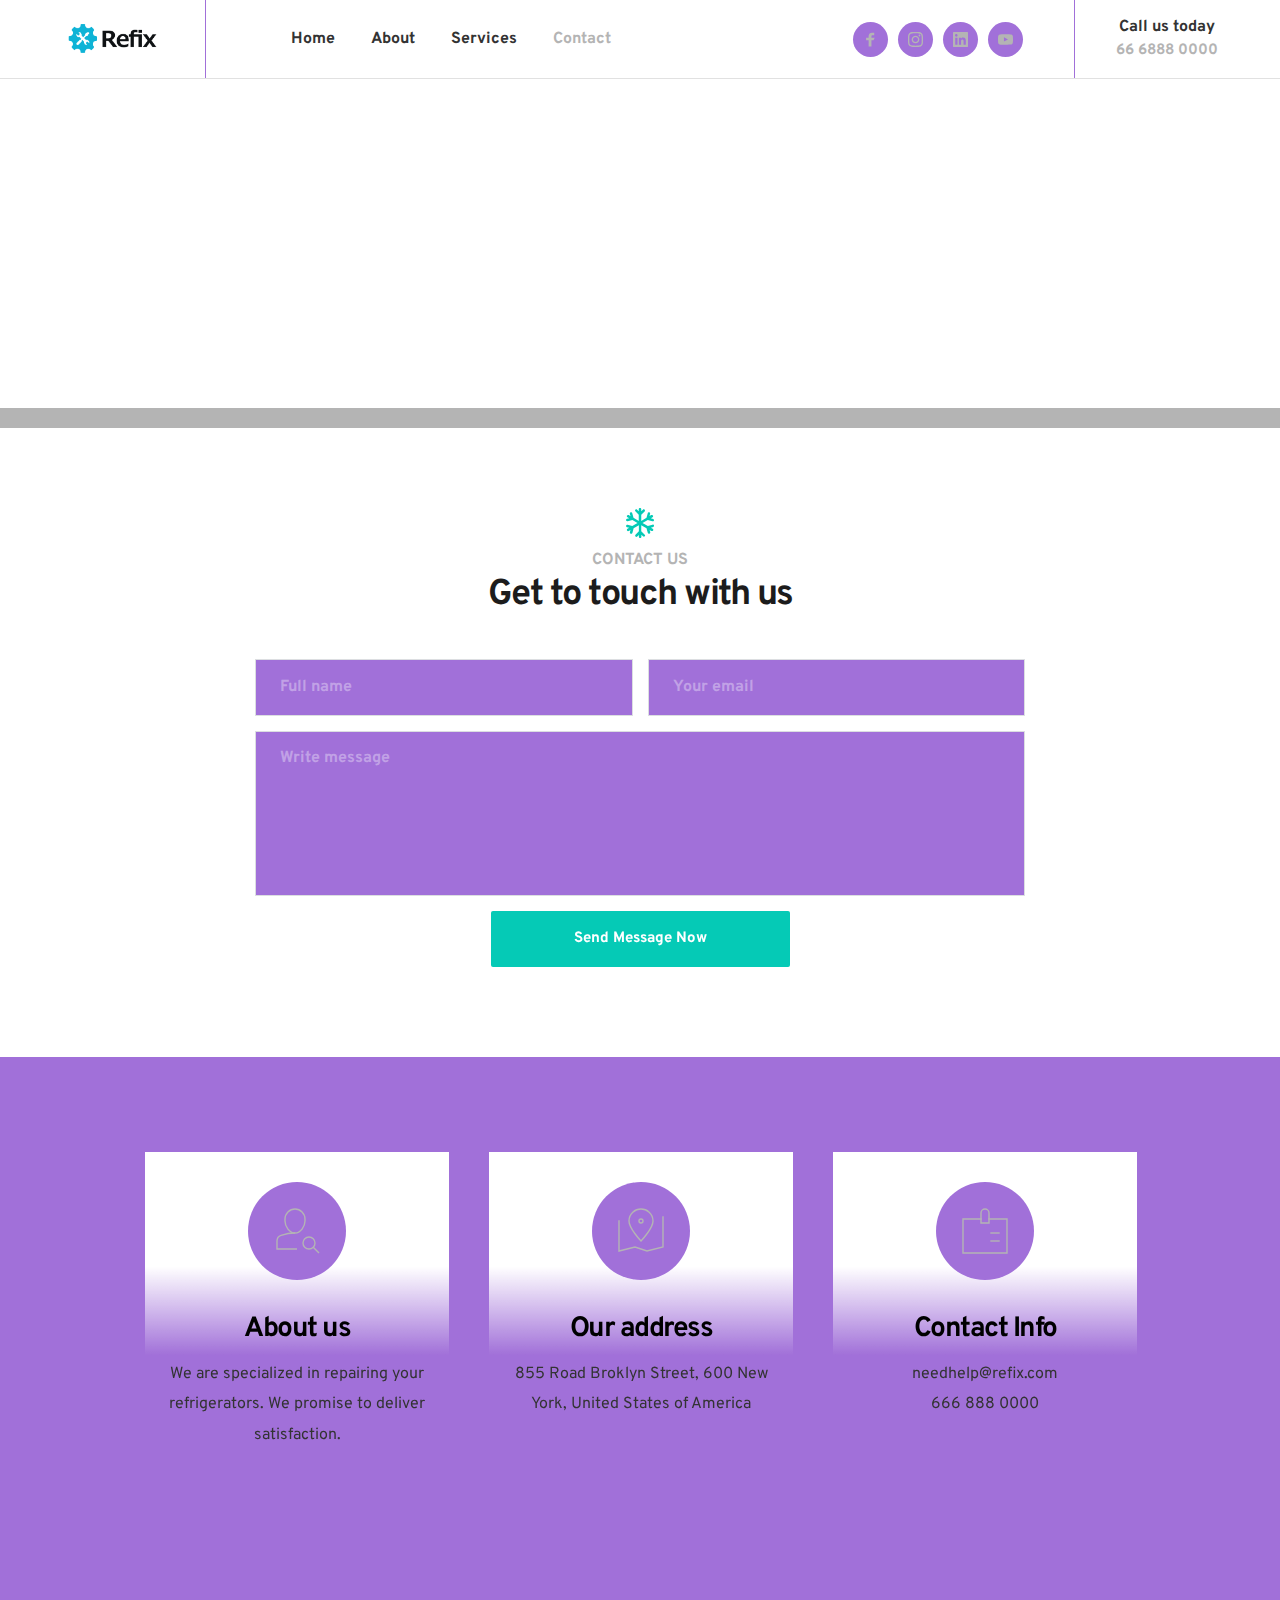
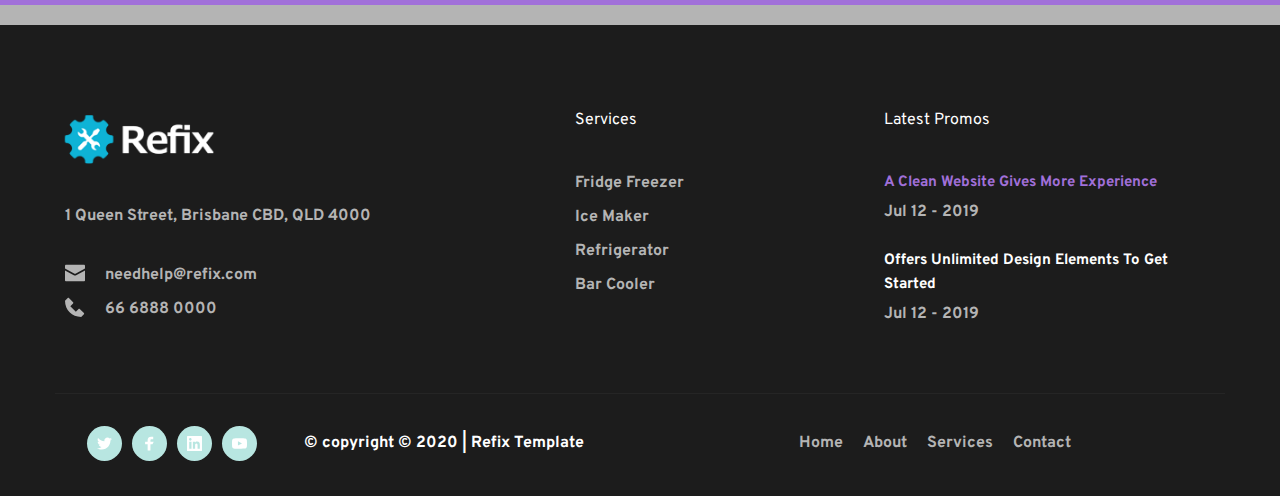
<file: contact.html>
<!DOCTYPE html><html lang="en"><head><meta charset="utf-8"><link rel="canonical" href="https://tradie.onrender.com/contact" /><link rel="icon" href="https://a-cloud.b-cdn.net/images/cropped-favicon-192x192.png" sizes="16x16"><title>Contact</title><meta name="description" content=""><meta property="og:title" content=""><meta property="og:description" content=""><meta property="og:url" content="https://tradie.onrender.com/contact"><meta content="summary_large_image" name="twitter:card"><!-- ASSETS --><meta name="viewport" content="width=device-width, initial-scale=1"><link class="brz-link brz-link-google-prefetch" rel="dns-prefetch" href="//ajax.googleapis.com"><link class="brz-link brz-link-google-prefetch" rel="dns-prefetch" href="//fonts.googleapis.com"><link class="brz-link brz-link-google-preconnect" rel="preconnect" href="https://fonts.gstatic.com/" crossorigin><link class="brz-link brz-link-cdn-preconnect" rel="preconnect" href="https://a-cloud.b-cdn.net" crossorigin><link href="https://fonts.bunny.net/css?family=Lato:100,100italic,300,300italic,regular,italic,700,700italic,900,900italic|Overpass:100,100italic,200,200italic,300,300italic,regular,italic,600,600italic,700,700italic,800,800italic,900,900italic&subset=arabic,bengali,cyrillic,cyrillic-ext,devanagari,greek,greek-ext,gujarati,hebrew,khmer,korean,latin-ext,tamil,telugu,thai,vietnamese&display=swap" class="brz-link brz-link-google" type="text/css" rel="stylesheet"/><link href="assets/7b87f30e5ad7ac535cb7bf617e7e2dd6.css" class="brz-link brz-link-preview-lib" data-group="group-1_2" rel="stylesheet"/><link href="assets/dbd45c43fe09a78547d551f31faf9cc8.css" class="brz-link brz-link-preview-lib-pro" data-group="group-2" rel="stylesheet"/><link href="assets/1d0cd0af0cfb5af29c79678229cfc7f7.css" class="brz-link brz-link-preview-pro" rel="stylesheet"/><style class="brz-style">.brz .css-lnj2qv, .brz [data-css-lnj2qv] {color: rgba(var(--brz-global-color6),1);border-color: rgba(35,157,219,0);background-color: rgba(var(--brz-global-color1),1);background-image: none;border-width: 0;border-style: solid;width: 35px;height: 35px;font-size: 15px;padding: 10px;border-radius: 21px;stroke-width: 0;box-shadow: none;transition: all .5s ease-in-out;transition-property: background,border-radius,color,border-color,box-shadow;-webkit-transition: all .5s ease-in-out;-moz-transition: all .5s ease-in-out;-webkit-transition-property: background,border-radius,color,border-color,box-shadow;-moz-transition-property: background,border-radius,color,border-color,box-shadow;}
@media (min-width: 991px) {.brz .css-lnj2qv:hover, .brz [data-css-lnj2qv]:hover {color: rgba(var(--brz-global-color8),1);border-color: rgba(var(--brz-global-color3),1);background-color: rgba(var(--brz-global-color3),1);background-image: none;box-shadow: none;}}
@media (max-width: 991px) {.brz .css-lnj2qv, .brz [data-css-lnj2qv] {width: 35px;height: 35px;font-size: 15px;padding: 10px;border-radius: 21px;stroke-width: 0;}}
@media (max-width: 767px) {.brz .css-lnj2qv, .brz [data-css-lnj2qv] {width: 35px;height: 35px;font-size: 15px;padding: 10px;border-radius: 21px;stroke-width: 0;}}
.brz .css-1gnvo6u, .brz [data-css-1gnvo6u] {color: rgba(var(--brz-global-color3),1);border-color: rgba(35,157,219,0);background-color: rgba(189,225,244,0);background-image: none;border-width: 0;border-style: solid;width: 30px;height: 30px;font-size: 30px;padding: 0px;border-radius: 0;stroke-width: 0;box-shadow: none;transition: all .5s ease-in-out;transition-property: background,border-radius,color,border-color,box-shadow;-webkit-transition: all .5s ease-in-out;-moz-transition: all .5s ease-in-out;-webkit-transition-property: background,border-radius,color,border-color,box-shadow;-moz-transition-property: background,border-radius,color,border-color,box-shadow;}
@media (min-width: 991px) {.brz .css-1gnvo6u:hover, .brz [data-css-1gnvo6u]:hover {color: rgba(var(--brz-global-color3),.8);border-color: rgba(35,157,219,0);background-color: rgba(189,225,244,0);background-image: none;box-shadow: none;}}
@media (max-width: 991px) {.brz .css-1gnvo6u, .brz [data-css-1gnvo6u] {width: 30px;height: 30px;font-size: 30px;padding: 0px;border-radius: 0px;stroke-width: 0;}}
@media (max-width: 767px) {.brz .css-1gnvo6u, .brz [data-css-1gnvo6u] {width: 30px;height: 30px;font-size: 30px;padding: 0px;border-radius: 0px;stroke-width: 0;}}
.brz .css-fe4ayc, .brz [data-css-fe4ayc] {color: rgba(var(--brz-global-color6),1);border-color: rgba(35,157,219,0);background-color: rgba(var(--brz-global-color1),1);background-image: none;border-width: 0;border-style: solid;width: 98px;height: 98px;font-size: 48px;padding: 25px;border-radius: 52px;stroke-width: 1.4;box-shadow: none;transition: all .5s ease-in-out;transition-property: background,border-radius,color,border-color,box-shadow;-webkit-transition: all .5s ease-in-out;-moz-transition: all .5s ease-in-out;-webkit-transition-property: background,border-radius,color,border-color,box-shadow;-moz-transition-property: background,border-radius,color,border-color,box-shadow;}
@media (min-width: 991px) {.brz .css-fe4ayc:hover, .brz [data-css-fe4ayc]:hover {color: rgba(var(--brz-global-color6),.8);border-color: rgba(var(--brz-global-color3),1);background-color: rgba(var(--brz-global-color1),1);background-image: none;box-shadow: none;}}
@media (max-width: 991px) {.brz .css-fe4ayc, .brz [data-css-fe4ayc] {width: 98px;height: 98px;font-size: 48px;padding: 25px;border-radius: 52px;stroke-width: 1.4;}}
@media (max-width: 767px) {.brz .css-fe4ayc, .brz [data-css-fe4ayc] {width: 98px;height: 98px;font-size: 48px;padding: 25px;border-radius: 52px;stroke-width: 1.4;}}
.brz .css-1kcecen, .brz [data-css-1kcecen] {color: rgba(var(--brz-global-color6),1);border-color: rgba(35,157,219,0);background-color: rgba(189,225,244,0);background-image: none;border-width: 0;border-style: solid;width: 20px;height: 20px;font-size: 20px;padding: 0px;border-radius: 0;stroke-width: 0;box-shadow: none;transition: all .5s ease-in-out;transition-property: background,border-radius,color,border-color,box-shadow;-webkit-transition: all .5s ease-in-out;-moz-transition: all .5s ease-in-out;-webkit-transition-property: background,border-radius,color,border-color,box-shadow;-moz-transition-property: background,border-radius,color,border-color,box-shadow;}
@media (min-width: 991px) {.brz .css-1kcecen:hover, .brz [data-css-1kcecen]:hover {color: rgba(var(--brz-global-color6),.8);border-color: rgba(35,157,219,0);background-color: rgba(189,225,244,0);background-image: none;box-shadow: none;}}
@media (max-width: 991px) {.brz .css-1kcecen, .brz [data-css-1kcecen] {width: 20px;height: 20px;font-size: 20px;padding: 0px;border-radius: 0px;stroke-width: 0;}}
@media (max-width: 767px) {.brz .css-1kcecen, .brz [data-css-1kcecen] {width: 20px;height: 20px;font-size: 20px;padding: 0px;border-radius: 0px;stroke-width: 0;}}
.brz .css-1tq927q, .brz [data-css-1tq927q] {color: rgba(var(--brz-global-color8),1);border-color: rgba(35,157,219,0);background-color: rgba(var(--brz-global-color4),1);background-image: none;border-width: 0;border-style: solid;width: 35px;height: 35px;font-size: 15px;padding: 10px;border-radius: 21px;stroke-width: 0;box-shadow: none;transition: all .5s ease-in-out;transition-property: background,border-radius,color,border-color,box-shadow;-webkit-transition: all .5s ease-in-out;-moz-transition: all .5s ease-in-out;-webkit-transition-property: background,border-radius,color,border-color,box-shadow;-moz-transition-property: background,border-radius,color,border-color,box-shadow;}
@media (min-width: 991px) {.brz .css-1tq927q:hover, .brz [data-css-1tq927q]:hover {color: rgba(var(--brz-global-color8),1);border-color: rgba(var(--brz-global-color3),1);background-color: rgba(var(--brz-global-color3),1);background-image: none;box-shadow: none;}}
@media (max-width: 991px) {.brz .css-1tq927q, .brz [data-css-1tq927q] {width: 35px;height: 35px;font-size: 15px;padding: 10px;border-radius: 21px;stroke-width: 0;}}
@media (max-width: 767px) {.brz .css-1tq927q, .brz [data-css-1tq927q] {width: 35px;height: 35px;font-size: 15px;padding: 10px;border-radius: 21px;stroke-width: 0;}}</style><style class="brz-style">.brz .brz-css-djyao {z-index: auto;margin: 0;}
.brz .brz-css-djyao.brz-section .brz-section__content {min-height: auto;display: flex;}
.brz .brz-css-djyao .brz-container {justify-content: center;}
.brz .brz-css-djyao > .slick-slider > .brz-slick-slider__dots {color: rgba(0,0,0,1);}
.brz .brz-css-djyao > .slick-slider > .brz-slick-slider__arrow {color: rgba(0,0,0,.7);}
@media (min-width:991px) {.brz .brz-css-djyao {display: block;}}
@media (min-width:991px) {.brz .brz-css-djyao > .slick-slider > .brz-slick-slider__arrow:hover {color: rgba(0,0,0,1);}}
@media (max-width:991px) and (min-width:768px) {.brz .brz-css-djyao {z-index: auto;margin: 0;}
	.brz .brz-css-djyao.brz-section .brz-section__content {min-height: auto;display: flex;}
	.brz .brz-css-djyao .brz-container {justify-content: center;}
	.brz .brz-css-djyao > .slick-slider > .brz-slick-slider__dots {color: rgba(0,0,0,1);}
	.brz .brz-css-djyao > .slick-slider > .brz-slick-slider__arrow {color: rgba(0,0,0,.7);}}
@media (max-width:991px) and (min-width:768px) {.brz .brz-css-djyao {display: block;}}
@media (max-width:767px) {.brz .brz-css-djyao {z-index: auto;margin: 0;}
	.brz .brz-css-djyao.brz-section .brz-section__content {min-height: auto;display: flex;}
	.brz .brz-css-djyao .brz-container {justify-content: center;}
	.brz .brz-css-djyao > .slick-slider > .brz-slick-slider__dots {color: rgba(0,0,0,1);}
	.brz .brz-css-djyao > .slick-slider > .brz-slick-slider__arrow {color: rgba(0,0,0,.7);}}
@media (max-width:767px) {.brz .brz-css-djyao {display: block;}}
.brz .brz-css-mttxw {padding: 75px 0px 75px 0px;}
.brz .brz-css-mttxw > .brz-bg {border: 0px solid rgba(102,115,141,0);border-radius: 0px;mix-blend-mode: normal;}
.brz .brz-css-mttxw > .brz-bg > .brz-bg-image {background-image: none;display: block;background-size: cover;background-repeat: no-repeat;}
.brz .brz-css-mttxw > .brz-bg > .brz-bg-image:after {content: "";background-image: none;}
.brz .brz-css-mttxw > .brz-bg > .brz-bg-color {background-color: rgba(0,0,0,0);background-image: none;}
.brz .brz-css-mttxw > .brz-bg > .brz-bg-map {display: none;}
.brz .brz-css-mttxw > .brz-bg > .brz-bg-video {display: none;}
.brz .brz-css-mttxw > .brz-bg > .brz-bg-shape__top {background-size: 100% 100px;height: 100px;transform: rotateX(0deg) rotateY(0deg);z-index: auto;}
.brz .brz-css-mttxw > .brz-bg > .brz-bg-shape__top::after {background-image: none;-webkit-mask-image: none;background-size: 100% 100px;height: 100px;}
.brz .brz-css-mttxw > .brz-bg > .brz-bg-shape__bottom {background-size: 100% 100px;height: 100px;transform: rotateX(-180deg) rotateY(-180deg);z-index: auto;}
.brz .brz-css-mttxw > .brz-bg > .brz-bg-shape__bottom::after {background-image: none;-webkit-mask-image: none;background-size: 100% 100px;height: 100px;}
@media (min-width:991px) {.brz .brz-css-mttxw > .brz-bg > .brz-bg-image {background-attachment: scroll;}}
@media (max-width:991px) and (min-width:768px) {.brz .brz-css-mttxw {padding: 50px 15px 50px 15px;}
	.brz .brz-css-mttxw > .brz-bg {border: 0px solid rgba(102,115,141,0);border-radius: 0px;mix-blend-mode: normal;}
	.brz .brz-css-mttxw > .brz-bg > .brz-bg-image {background-image: none;display: block;background-size: cover;background-repeat: no-repeat;}
	.brz .brz-css-mttxw > .brz-bg > .brz-bg-image:after {content: "";background-image: none;}
	.brz .brz-css-mttxw > .brz-bg > .brz-bg-color {background-color: rgba(0,0,0,0);background-image: none;}
	.brz .brz-css-mttxw > .brz-bg > .brz-bg-map {display: none;}
	.brz .brz-css-mttxw > .brz-bg > .brz-bg-video {display: none;}
	.brz .brz-css-mttxw > .brz-bg > .brz-bg-shape__top {background-size: 100% 100px;height: 100px;transform: rotateX(0deg) rotateY(0deg);z-index: auto;}
	.brz .brz-css-mttxw > .brz-bg > .brz-bg-shape__top::after {background-image: none;-webkit-mask-image: none;background-size: 100% 100px;height: 100px;}
	.brz .brz-css-mttxw > .brz-bg > .brz-bg-shape__bottom {background-size: 100% 100px;height: 100px;transform: rotateX(-180deg) rotateY(-180deg);z-index: auto;}
	.brz .brz-css-mttxw > .brz-bg > .brz-bg-shape__bottom::after {background-image: none;-webkit-mask-image: none;background-size: 100% 100px;height: 100px;}}
@media (max-width:767px) {.brz .brz-css-mttxw {padding: 25px 15px 25px 15px;}
	.brz .brz-css-mttxw > .brz-bg {border: 0px solid rgba(102,115,141,0);border-radius: 0px;mix-blend-mode: normal;}
	.brz .brz-css-mttxw > .brz-bg > .brz-bg-image {background-image: none;display: block;background-size: cover;background-repeat: no-repeat;}
	.brz .brz-css-mttxw > .brz-bg > .brz-bg-image:after {content: "";background-image: none;}
	.brz .brz-css-mttxw > .brz-bg > .brz-bg-color {background-color: rgba(0,0,0,0);background-image: none;}
	.brz .brz-css-mttxw > .brz-bg > .brz-bg-map {display: none;}
	.brz .brz-css-mttxw > .brz-bg > .brz-bg-video {display: none;}
	.brz .brz-css-mttxw > .brz-bg > .brz-bg-shape__top {background-size: 100% 100px;height: 100px;transform: rotateX(0deg) rotateY(0deg);z-index: auto;}
	.brz .brz-css-mttxw > .brz-bg > .brz-bg-shape__top::after {background-image: none;-webkit-mask-image: none;background-size: 100% 100px;height: 100px;}
	.brz .brz-css-mttxw > .brz-bg > .brz-bg-shape__bottom {background-size: 100% 100px;height: 100px;transform: rotateX(-180deg) rotateY(-180deg);z-index: auto;}
	.brz .brz-css-mttxw > .brz-bg > .brz-bg-shape__bottom::after {background-image: none;-webkit-mask-image: none;background-size: 100% 100px;height: 100px;}}
.brz .brz-css-rrfjq {border: 0px solid transparent;}
@media (min-width:991px) {.brz .brz-css-rrfjq {max-width: calc(1 * var(--brz-section-container-max-width,1170px));}}
@media (max-width:991px) and (min-width:768px) {.brz .brz-css-rrfjq {border: 0px solid transparent;}}
@media (max-width:991px) and (min-width:768px) {.brz .brz-css-rrfjq {max-width: 100%;}}
@media (max-width:767px) {.brz .brz-css-rrfjq {border: 0px solid transparent;}}
@media (max-width:767px) {.brz .brz-css-rrfjq {max-width: 100%;}}
.brz .brz-css-xxynr {margin: 0;z-index: auto;align-items: flex-start;}
.brz .brz-css-xxynr > .brz-bg {border: 0px solid rgba(102,115,141,0);border-radius: 0px;box-shadow: none;max-width: 100%;mix-blend-mode: normal;}
.brz .brz-css-xxynr > .brz-bg > .brz-bg-image {background-image: none;display: block;}
.brz .brz-css-xxynr > .brz-bg > .brz-bg-image:after {content: "";background-image: none;}
.brz .brz-css-xxynr > .brz-bg > .brz-bg-color {background-color: rgba(0,0,0,0);background-image: none;}
.brz .brz-css-xxynr > .brz-bg > .brz-bg-map {display: none;}
.brz .brz-css-xxynr > .brz-bg > .brz-bg-video {display: none;}
.brz .brz-css-xxynr > .brz-row {border: 0px solid transparent;}
@media (min-width:991px) {.brz .brz-css-xxynr {min-height: auto;display: flex;}
	.brz .brz-css-xxynr > .brz-bg {transition-duration: .5s;transition-property: filter,box-shadow,background,border-radius,border-color;}
	.brz .brz-css-xxynr > .brz-bg > .brz-bg-image {transition-duration: .5s;transition-property: filter,box-shadow,background,border-radius,border-color;}
	.brz .brz-css-xxynr > .brz-bg > .brz-bg-color {transition-duration: .5s;transition-property: filter,box-shadow,background,border-radius,border-color;}
	.brz .brz-css-xxynr > .brz-bg > .brz-bg-video {transition-duration: .5s;transition-property: filter,box-shadow,background,border-radius,border-color;}
	.brz .brz-css-xxynr > .brz-row {transition-duration: .5s;transition-property: filter,box-shadow,background,border-radius,border-color;}}
@media (max-width:991px) and (min-width:768px) {.brz .brz-css-xxynr {margin: 0;z-index: auto;align-items: flex-start;}
	.brz .brz-css-xxynr > .brz-bg {border: 0px solid rgba(102,115,141,0);border-radius: 0px;box-shadow: none;max-width: 100%;mix-blend-mode: normal;}
	.brz .brz-css-xxynr > .brz-bg > .brz-bg-image {background-image: none;display: block;}
	.brz .brz-css-xxynr > .brz-bg > .brz-bg-image:after {content: "";background-image: none;}
	.brz .brz-css-xxynr > .brz-bg > .brz-bg-color {background-color: rgba(0,0,0,0);background-image: none;}
	.brz .brz-css-xxynr > .brz-bg > .brz-bg-map {display: none;}
	.brz .brz-css-xxynr > .brz-bg > .brz-bg-video {display: none;}
	.brz .brz-css-xxynr > .brz-row {border: 0px solid transparent;}}
@media (max-width:991px) and (min-width:768px) {.brz .brz-css-xxynr {min-height: auto;display: flex;}
	.brz .brz-css-xxynr > .brz-bg {transition-duration: .5s;transition-property: filter,box-shadow,background,border-radius,border-color;}
	.brz .brz-css-xxynr > .brz-bg > .brz-bg-image {transition-duration: .5s;transition-property: filter,box-shadow,background,border-radius,border-color;}
	.brz .brz-css-xxynr > .brz-bg > .brz-bg-color {transition-duration: .5s;transition-property: filter,box-shadow,background,border-radius,border-color;}
	.brz .brz-css-xxynr > .brz-bg > .brz-bg-video {transition-duration: .5s;transition-property: filter,box-shadow,background,border-radius,border-color;}
	.brz .brz-css-xxynr > .brz-row {flex-direction: row;flex-wrap: wrap;justify-content: flex-start;transition-duration: .5s;transition-property: filter,box-shadow,background,border-radius,border-color;}}
@media (max-width:767px) {.brz .brz-css-xxynr {margin: 0;z-index: auto;align-items: flex-start;}
	.brz .brz-css-xxynr > .brz-bg {border: 0px solid rgba(102,115,141,0);border-radius: 0px;box-shadow: none;max-width: 100%;mix-blend-mode: normal;}
	.brz .brz-css-xxynr > .brz-bg > .brz-bg-image {background-image: none;display: block;}
	.brz .brz-css-xxynr > .brz-bg > .brz-bg-image:after {content: "";background-image: none;}
	.brz .brz-css-xxynr > .brz-bg > .brz-bg-color {background-color: rgba(0,0,0,0);background-image: none;}
	.brz .brz-css-xxynr > .brz-bg > .brz-bg-map {display: none;}
	.brz .brz-css-xxynr > .brz-bg > .brz-bg-video {display: none;}
	.brz .brz-css-xxynr > .brz-row {border: 0px solid transparent;}}
@media (max-width:767px) {.brz .brz-css-xxynr {min-height: auto;display: flex;}
	.brz .brz-css-xxynr > .brz-bg {transition-duration: .5s;transition-property: filter,box-shadow,background,border-radius,border-color;}
	.brz .brz-css-xxynr > .brz-bg > .brz-bg-image {transition-duration: .5s;transition-property: filter,box-shadow,background,border-radius,border-color;}
	.brz .brz-css-xxynr > .brz-bg > .brz-bg-color {transition-duration: .5s;transition-property: filter,box-shadow,background,border-radius,border-color;}
	.brz .brz-css-xxynr > .brz-bg > .brz-bg-video {transition-duration: .5s;transition-property: filter,box-shadow,background,border-radius,border-color;}
	.brz .brz-css-xxynr > .brz-row {flex-direction: row;flex-wrap: wrap;justify-content: flex-start;transition-duration: .5s;transition-property: filter,box-shadow,background,border-radius,border-color;}}
.brz .brz-css-lhfrx {padding: 10px;max-width: 100%;}
@media (max-width:991px) and (min-width:768px) {.brz .brz-css-lhfrx {padding: 0;max-width: 100%;}}
@media (max-width:767px) {.brz .brz-css-lhfrx {padding: 0;max-width: 100%;}}
.brz .brz-css-cdapm {z-index: auto;flex: 1 1 50%;max-width: 50%;justify-content: flex-start;}
.brz .brz-css-cdapm > .brz-bg {border: 0px solid rgba(102,115,141,0);border-radius: 0px;box-shadow: none;margin: 0;mix-blend-mode: normal;}
.brz .brz-css-cdapm > .brz-bg > .brz-bg-image {background-image: none;display: block;}
.brz .brz-css-cdapm > .brz-bg > .brz-bg-image:after {content: "";background-image: none;}
.brz .brz-css-cdapm > .brz-bg > .brz-bg-color {background-color: rgba(0,0,0,0);background-image: none;}
.brz .brz-css-cdapm > .brz-bg > .brz-bg-map {display: none;}
.brz .brz-css-cdapm > .brz-bg > .brz-bg-video {display: none;}
@media (min-width:991px) {.brz .brz-css-cdapm > .brz-bg {transition-duration: .5s;transition-property: filter,box-shadow,background,border-radius,border-color;}
	.brz .brz-css-cdapm > .brz-bg > .brz-bg-image {transition-duration: .5s;transition-property: filter,box-shadow,background,border-radius,border-color;}
	.brz .brz-css-cdapm > .brz-bg > .brz-bg-color {transition-duration: .5s;transition-property: filter,box-shadow,background,border-radius,border-color;}}
@media (max-width:991px) and (min-width:768px) {.brz .brz-css-cdapm {z-index: auto;flex: 1 1 50%;max-width: 50%;justify-content: flex-start;}
	.brz .brz-css-cdapm > .brz-bg {border: 0px solid rgba(102,115,141,0);border-radius: 0px;box-shadow: none;margin: 0;mix-blend-mode: normal;}
	.brz .brz-css-cdapm > .brz-bg > .brz-bg-image {background-image: none;display: block;}
	.brz .brz-css-cdapm > .brz-bg > .brz-bg-image:after {content: "";background-image: none;}
	.brz .brz-css-cdapm > .brz-bg > .brz-bg-color {background-color: rgba(0,0,0,0);background-image: none;}
	.brz .brz-css-cdapm > .brz-bg > .brz-bg-map {display: none;}
	.brz .brz-css-cdapm > .brz-bg > .brz-bg-video {display: none;}}
@media (max-width:991px) and (min-width:768px) {.brz .brz-css-cdapm > .brz-bg {transition-duration: .5s;transition-property: filter,box-shadow,background,border-radius,border-color;}
	.brz .brz-css-cdapm > .brz-bg > .brz-bg-image {transition-duration: .5s;transition-property: filter,box-shadow,background,border-radius,border-color;}
	.brz .brz-css-cdapm > .brz-bg > .brz-bg-color {transition-duration: .5s;transition-property: filter,box-shadow,background,border-radius,border-color;}}
@media (max-width:767px) {.brz .brz-css-cdapm {z-index: auto;flex: 1 1 100%;max-width: 100%;justify-content: flex-start;}
	.brz .brz-css-cdapm > .brz-bg {border: 0px solid rgba(102,115,141,0);border-radius: 0px;box-shadow: none;margin: 10px 0px 10px 0px;mix-blend-mode: normal;}
	.brz .brz-css-cdapm > .brz-bg > .brz-bg-image {background-image: none;display: block;}
	.brz .brz-css-cdapm > .brz-bg > .brz-bg-image:after {content: "";background-image: none;}
	.brz .brz-css-cdapm > .brz-bg > .brz-bg-color {background-color: rgba(0,0,0,0);background-image: none;}
	.brz .brz-css-cdapm > .brz-bg > .brz-bg-map {display: none;}
	.brz .brz-css-cdapm > .brz-bg > .brz-bg-video {display: none;}}
@media (max-width:767px) {.brz .brz-css-cdapm > .brz-bg {transition-duration: .5s;transition-property: filter,box-shadow,background,border-radius,border-color;}
	.brz .brz-css-cdapm > .brz-bg > .brz-bg-image {transition-duration: .5s;transition-property: filter,box-shadow,background,border-radius,border-color;}
	.brz .brz-css-cdapm > .brz-bg > .brz-bg-color {transition-duration: .5s;transition-property: filter,box-shadow,background,border-radius,border-color;}}
.brz .brz-css-mfgfu {z-index: auto;margin: 0;border: 0px solid transparent;padding: 5px 15px 5px 15px;min-height: auto;}
@media (min-width:991px) {.brz .brz-css-mfgfu {display: flex;transition-duration: .5s;transition-property: filter,box-shadow,background,border-radius,border-color;}}
@media (max-width:991px) and (min-width:768px) {.brz .brz-css-mfgfu {z-index: auto;margin: 0;border: 0px solid transparent;padding: 5px 15px 5px 15px;min-height: auto;}}
@media (max-width:991px) and (min-width:768px) {.brz .brz-css-mfgfu {display: flex;transition-duration: .5s;transition-property: filter,box-shadow,background,border-radius,border-color;}}
@media (max-width:767px) {.brz .brz-css-mfgfu {z-index: auto;margin: 10px 0px 10px 0px;border: 0px solid transparent;padding: 0;min-height: auto;}}
@media (max-width:767px) {.brz .brz-css-mfgfu {display: flex;transition-duration: .5s;transition-property: filter,box-shadow,background,border-radius,border-color;}}
.brz .brz-css-ansrx {padding: 0;margin: 10px 0px 10px 0px;justify-content: center;position: relative;}
@media (min-width:991px) {.brz .brz-css-ansrx {display: flex;z-index: auto;position: relative;}}
@media (max-width:991px) and (min-width:768px) {.brz .brz-css-ansrx {padding: 0;margin: 10px 0px 10px 0px;justify-content: center;position: relative;}}
@media (max-width:991px) and (min-width:768px) {.brz .brz-css-ansrx {display: flex;z-index: auto;position: relative;}}
@media (max-width:767px) {.brz .brz-css-ansrx {padding: 0;margin: 10px 0px 10px 0px;justify-content: center;position: relative;}}
@media (max-width:767px) {.brz .brz-css-ansrx {display: flex;z-index: auto;position: relative;}}
.brz .brz-css-pwdbm {max-width: 59%;height: auto;box-shadow: none;border: 0px solid rgba(102,115,141,0);border-radius: 0px;}
.brz .brz-css-pwdbm:after {box-shadow: none;background-color: rgba(255,255,255,0);background-image: none;}
@media (min-width:991px) {.brz .brz-css-pwdbm {transition-duration: .5s;transition-property: border,box-shadow,filter,background-color;}
	.brz .brz-css-pwdbm:after {transition-duration: .5s;transition-property: border,box-shadow,filter,background-color;}
	.brz .brz-css-pwdbm .brz-picture {transition-duration: .5s;transition-property: border,box-shadow,filter,background-color;}}
@media (max-width:991px) and (min-width:768px) {.brz .brz-css-pwdbm {max-width: 75%;height: auto;box-shadow: none;border: 0px solid rgba(102,115,141,0);border-radius: 0px;}
	.brz .brz-css-pwdbm:after {box-shadow: none;background-color: rgba(255,255,255,0);background-image: none;}}
@media (max-width:991px) and (min-width:768px) {.brz .brz-css-pwdbm {transition-duration: .5s;transition-property: border,box-shadow,filter,background-color;}
	.brz .brz-css-pwdbm:after {transition-duration: .5s;transition-property: border,box-shadow,filter,background-color;}
	.brz .brz-css-pwdbm .brz-picture {transition-duration: .5s;transition-property: border,box-shadow,filter,background-color;}}
@media (max-width:767px) {.brz .brz-css-pwdbm {max-width: 68%;height: auto;box-shadow: none;border: 0px solid rgba(102,115,141,0);border-radius: 0px;}
	.brz .brz-css-pwdbm:after {box-shadow: none;background-color: rgba(255,255,255,0);background-image: none;}}
@media (max-width:767px) {.brz .brz-css-pwdbm {transition-duration: .5s;transition-property: border,box-shadow,filter,background-color;}
	.brz .brz-css-pwdbm:after {transition-duration: .5s;transition-property: border,box-shadow,filter,background-color;}
	.brz .brz-css-pwdbm .brz-picture {transition-duration: .5s;transition-property: border,box-shadow,filter,background-color;}}
.brz .brz-css-yndgl {padding-top: 39.0028%;}
.brz .brz-css-yndgl > .brz-img {position: absolute;width: 100%;}
@media (max-width:991px) and (min-width:768px) {.brz .brz-css-yndgl {padding-top: 37.1287%;}
	.brz .brz-css-yndgl > .brz-img {position: absolute;width: 100%;}}
@media (max-width:767px) {.brz .brz-css-yndgl {padding-top: 36.854%;}
	.brz .brz-css-yndgl > .brz-img {position: absolute;width: 100%;}}
@media (min-width:991px) {.brz .brz-css-zuvli .brz-mm-menu__icon {display: none;font-size: 18px;color: rgba(51,51,51,1);}
	.brz .brz-css-zuvli .brz-menu {display: flex;}}
@media (max-width:991px) and (min-width:768px) {.brz .brz-css-zuvli .brz-mm-menu__icon {display: flex;font-size: 18px;color: rgba(51,51,51,1);}
	.brz .brz-css-zuvli .brz-menu {display: none;}}
@media (max-width:767px) {.brz .brz-css-zuvli .brz-mm-menu__icon {display: flex;font-size: 18px;color: rgba(51,51,51,1);}
	.brz .brz-css-zuvli .brz-menu {display: none;}}
.brz .brz-css-szwmy .brz-menu__ul {font-family: var(--brz-buttonfontfamily);color: rgba(0,0,0,1);}
.brz .brz-css-szwmy .brz-menu__ul:not(.brz-mm-listview) {display: flex;flex-wrap: wrap;justify-content: inherit;align-items: center;max-width: none;margin: 0px -5px 0px -5px;}
.brz .brz-css-szwmy .brz-menu__ul > .brz-menu__item > .brz-a {flex-flow: row nowrap;}
.brz .brz-css-szwmy .brz-menu__ul > .brz-menu__item > .brz-a {color: rgba(0,0,0,1);background-color: rgba(255,255,255,0);padding: 0px 5px 0px 5px;}
.brz .brz-css-szwmy .brz-menu__ul > .brz-menu__item.brz-menu__item--opened > .brz-a {color: rgba(0,0,0,1);background-color: rgba(255,255,255,0);}
.brz .brz-css-szwmy .brz-menu__ul > .brz-menu__item.brz-menu__item--opened {color: rgba(0,0,0,1);background-color: transparent;border: 0px solid rgba(85,85,85,1);}
.brz .brz-css-szwmy .brz-menu__ul > .brz-menu__item.brz-menu__item--current:not(.brz-menu__item.brz-menu__item--current:active) {color: rgba(0,0,0,1);background-color: rgba(255,255,255,0);border: 0px solid rgba(85,85,85,1);}
.brz .brz-css-szwmy .brz-menu__ul > .brz-menu__item.brz-menu__item--current > .brz-a:not(.brz-a:active) {color: rgba(0,0,0,1);background-color: rgba(255,255,255,0);}
.brz .brz-css-szwmy .brz-menu__item__icon {margin: 0 15px 0 0;}
.brz .brz-css-szwmy .brz-menu__ul > .brz-menu__item {color: rgba(0,0,0,1);background-color: transparent;border: 0px solid rgba(85,85,85,1);}
.brz .brz-css-szwmy .brz-mm-menu__item {font-family: var(--brz-buttonfontfamily);color: rgba(255,255,255,1);border-color: rgba(85,85,85,1);}
.brz nav.brz-mm-menu.brz-css-szwmy {background-color: rgba(51,51,51,.8);}
.brz .brz-css-szwmy.brz-mm-menu .brz-mm-menu__item .brz-mm-listitem__text {padding: 10px 20px 10px 20px;flex-flow: row nowrap;}
.brz .brz-css-szwmy .brz-mm-menu__item:hover > .brz-mm-listitem__text {color: rgba(255,255,255,1);}
.brz .brz-css-szwmy .brz-mm-navbar {color: rgba(255,255,255,1);}
.brz .brz-css-szwmy .brz-mm-menu__item.brz-mm-listitem_opened {color: rgba(255,255,255,1);}
.brz .brz-css-szwmy.brz-mm-menu.brz-mm-menu_theme-dark .brz-mm-panels, .brz .brz-css-szwmy .brz-mm-panels > .brz-mm-panel:before {background-image: none;background-color: rgba(51,51,51,.8);}
.brz .brz-css-szwmy.brz-mm-menu.brz-mm-menu_theme-dark .brz-mm-panels, .brz .brz-css-szwmy .brz-mm-panels > .brz-mm-panel {background-color: rgba(51,51,51,.8);}
.brz .brz-css-szwmy .brz-mm-panels > .brz-mm-panel {background-image: none;}
.brz .brz-css-szwmy.brz-mm-menu.brz-mm-menu_theme-dark .brz-mm-navbar.brz-mm-listitem .brz-mm-listitem_opened > .brz-mm-listitem__text:after {border-color: rgba(85,85,85,1);}
.brz .brz-css-szwmy .brz-mm-listitem {border-color: rgba(85,85,85,1);}
.brz .brz-css-szwmy .brz-mm-menu__item.brz-mm-menu__item--current:not(.brz-mm-menu__item.brz-mm-menu__item--current:active) {color: rgba(255,255,255,1);}
.brz .brz-css-szwmy .brz-mm-menu__item.brz-mm-menu__item--current:not(brz-mm-menu__item.brz-mm-menu__item--current:active):hover > .brz-mm-listitem__text {color: rgba(255,255,255,1);}
.brz .brz-css-szwmy .brz-menu__sub-menu {font-family: var(--brz-buttonfontfamily);color: rgba(255,255,255,1);background-color: rgba(51,51,51,1);box-shadow: none;border-radius: 0px;}
.brz .brz-css-szwmy .brz-menu__sub-menu .brz-a {flex-flow: row nowrap;}
.brz .brz-css-szwmy .brz-menu__sub-menu .brz-a:hover {color: rgba(255,255,255,1);}
.brz .brz-css-szwmy .brz-menu__sub-item__icon {margin: 0 15px 0 0;font-size: 12px;}
.brz .brz-css-szwmy .brz-menu__dropdown > .brz-menu__item.brz-menu__item--current > .brz-a {color: rgba(255,255,255,1);}
.brz .brz-css-szwmy .brz-menu__dropdown > .brz-menu__item.brz-menu__item--current {background-color: rgba(51,51,51,1);}
.brz .brz-css-szwmy .brz-menu__dropdown > .brz-menu__item.brz-menu__item--current:hover {background-color: rgba(51,51,51,1);}
.brz .brz-css-szwmy .brz-menu__item--current .brz-menu__sub-menu {box-shadow: none;}
.brz .brz-css-szwmy .brz-menu__item-dropdown .brz-menu__item {background-color: rgba(51,51,51,1);color: rgba(255,255,255,1);}
.brz .brz-css-szwmy .brz-menu__dropdown .brz-menu__item-dropdown .brz-a:hover:after {border-color: rgba(255,255,255,1);}
.brz .brz-css-szwmy .brz-menu__dropdown > .brz-menu__item {border-bottom: 1px solid rgba(85,85,85,1);}
@media (min-width:991px) {.brz .brz-css-szwmy .brz-menu__ul {font-size: var(--brz-buttonfontsize);font-weight: var(--brz-buttonfontweight);line-height: var(--brz-buttonlineheight);letter-spacing: var(--brz-buttonletterspacing);}
	.brz .brz-css-szwmy .brz-menu__item__icon {font-size: 12px;}
	.brz .brz-css-szwmy .brz-menu__ul > .brz-menu__item {padding-top: 0px;padding-bottom: 0px;margin-right: 5px;margin-left: 5px;}
	.brz .brz-css-szwmy .brz-mm-menu__item {font-size: var(--brz-buttonfontsize);font-weight: var(--brz-buttonfontweight);line-height: var(--brz-buttonlineheight);letter-spacing: var(--brz-buttonletterspacing);}
	.brz .brz-css-szwmy .brz-mm-menu__item .brz-a {justify-content: flex-start;}
	.brz .brz-css-szwmy .brz-mm-menu__item__icon {margin: 0 15px 0 0;font-size: 12px;}
	.brz .brz-css-szwmy .brz-mm-navbar {font-family: var(--brz-buttonfontfamily);font-size: var(--brz-buttonfontsize);font-weight: var(--brz-buttonfontweight);line-height: var(--brz-buttonlineheight);letter-spacing: var(--brz-buttonletterspacing);border-color: rgba(85,85,85,1);}
	.brz .brz-css-szwmy.brz-mm-menu .brz-mm-listitem_vertical .brz-mm-btn_next {height: calc(var(--brz-buttonlineheight) * var(--brz-buttonfontsize) + 10px + 10px);padding-right: 20px;}
	.brz .brz-css-szwmy .brz-menu__sub-menu {font-size: var(--brz-buttonfontsize);font-weight: var(--brz-buttonfontweight);line-height: var(--brz-buttonlineheight);letter-spacing: var(--brz-buttonletterspacing);}
	.brz .brz-css-szwmy .brz-menu__dropdown {position: absolute;top: 0;width: 305px;}
	.brz .brz-css-szwmy [data-popper-placement='left-start'] {right: calc(100% + 5px);}
	.brz .brz-css-szwmy [data-popper-placement='right-start'] {left: calc(100% + 5px);}
	.brz .brz-css-szwmy > .brz-menu__ul > .brz-menu__item-dropdown > .brz-menu__dropdown {top: calc(100% + 5px);width: 300px;}
	.brz .brz-css-szwmy > .brz-menu__ul > .brz-menu__item-dropdown > [data-popper-placement='left-start'] {right: 0;}
	.brz .brz-css-szwmy > .brz-menu__ul > .brz-menu__item-dropdown > [data-popper-placement='right-start'] {left: 0;}
	.brz .brz-css-szwmy .brz-mega-menu__dropdown {display: none;}}
@media (max-width:991px) and (min-width:768px) {.brz .brz-css-szwmy .brz-menu__ul {font-family: var(--brz-buttonfontfamily);color: rgba(0,0,0,1);}
	.brz .brz-css-szwmy .brz-menu__ul:not(.brz-mm-listview) {display: flex;flex-wrap: wrap;justify-content: inherit;align-items: center;max-width: none;margin: 0px -5px 0px -5px;}
	.brz .brz-css-szwmy .brz-menu__ul > .brz-menu__item > .brz-a {flex-flow: row nowrap;}
	.brz .brz-css-szwmy .brz-menu__ul > .brz-menu__item > .brz-a {color: rgba(0,0,0,1);background-color: rgba(255,255,255,0);padding: 0px 5px 0px 5px;}
	.brz .brz-css-szwmy .brz-menu__ul > .brz-menu__item.brz-menu__item--opened > .brz-a {color: rgba(0,0,0,1);background-color: rgba(255,255,255,0);}
	.brz .brz-css-szwmy .brz-menu__ul > .brz-menu__item.brz-menu__item--opened {color: rgba(0,0,0,1);background-color: transparent;border: 0px solid rgba(85,85,85,1);}
	.brz .brz-css-szwmy .brz-menu__ul > .brz-menu__item.brz-menu__item--current:not(.brz-menu__item.brz-menu__item--current:active) {color: rgba(0,0,0,1);background-color: rgba(255,255,255,0);border: 0px solid rgba(85,85,85,1);}
	.brz .brz-css-szwmy .brz-menu__ul > .brz-menu__item.brz-menu__item--current > .brz-a:not(.brz-a:active) {color: rgba(0,0,0,1);background-color: rgba(255,255,255,0);}
	.brz .brz-css-szwmy .brz-menu__item__icon {margin: 0 15px 0 0;}
	.brz .brz-css-szwmy .brz-menu__ul > .brz-menu__item {color: rgba(0,0,0,1);background-color: transparent;border: 0px solid rgba(85,85,85,1);}
	.brz .brz-css-szwmy .brz-mm-menu__item {font-family: var(--brz-buttonfontfamily);color: rgba(255,255,255,1);border-color: rgba(85,85,85,1);}
	.brz nav.brz-mm-menu.brz-css-szwmy {background-color: rgba(51,51,51,.8);}
	.brz .brz-css-szwmy.brz-mm-menu .brz-mm-menu__item .brz-mm-listitem__text {padding: 10px 20px 10px 20px;flex-flow: row nowrap;}
	.brz .brz-css-szwmy .brz-mm-menu__item:hover > .brz-mm-listitem__text {color: rgba(255,255,255,1);}
	.brz .brz-css-szwmy .brz-mm-navbar {color: rgba(255,255,255,1);}
	.brz .brz-css-szwmy .brz-mm-menu__item.brz-mm-listitem_opened {color: rgba(255,255,255,1);}
	.brz .brz-css-szwmy.brz-mm-menu.brz-mm-menu_theme-dark .brz-mm-panels, .brz .brz-css-szwmy .brz-mm-panels > .brz-mm-panel:before {background-image: none;background-color: rgba(51,51,51,.8);}
	.brz .brz-css-szwmy.brz-mm-menu.brz-mm-menu_theme-dark .brz-mm-panels, .brz .brz-css-szwmy .brz-mm-panels > .brz-mm-panel {background-color: rgba(51,51,51,.8);}
	.brz .brz-css-szwmy .brz-mm-panels > .brz-mm-panel {background-image: none;}
	.brz .brz-css-szwmy.brz-mm-menu.brz-mm-menu_theme-dark .brz-mm-navbar.brz-mm-listitem .brz-mm-listitem_opened > .brz-mm-listitem__text:after {border-color: rgba(85,85,85,1);}
	.brz .brz-css-szwmy .brz-mm-listitem {border-color: rgba(85,85,85,1);}
	.brz .brz-css-szwmy .brz-mm-menu__item.brz-mm-menu__item--current:not(.brz-mm-menu__item.brz-mm-menu__item--current:active) {color: rgba(255,255,255,1);}
	.brz .brz-css-szwmy .brz-mm-menu__item.brz-mm-menu__item--current:not(brz-mm-menu__item.brz-mm-menu__item--current:active):hover > .brz-mm-listitem__text {color: rgba(255,255,255,1);}
	.brz .brz-css-szwmy .brz-menu__sub-menu {font-family: var(--brz-buttonfontfamily);color: rgba(255,255,255,1);background-color: rgba(51,51,51,1);box-shadow: none;border-radius: 0px;}
	.brz .brz-css-szwmy .brz-menu__sub-menu .brz-a {flex-flow: row nowrap;}
	.brz .brz-css-szwmy .brz-menu__sub-menu .brz-a:hover {color: rgba(255,255,255,1);}
	.brz .brz-css-szwmy .brz-menu__sub-item__icon {margin: 0 15px 0 0;font-size: 12px;}
	.brz .brz-css-szwmy .brz-menu__dropdown > .brz-menu__item.brz-menu__item--current > .brz-a {color: rgba(255,255,255,1);}
	.brz .brz-css-szwmy .brz-menu__dropdown > .brz-menu__item.brz-menu__item--current {background-color: rgba(51,51,51,1);}
	.brz .brz-css-szwmy .brz-menu__dropdown > .brz-menu__item.brz-menu__item--current:hover {background-color: rgba(51,51,51,1);}
	.brz .brz-css-szwmy .brz-menu__item--current .brz-menu__sub-menu {box-shadow: none;}
	.brz .brz-css-szwmy .brz-menu__item-dropdown .brz-menu__item {background-color: rgba(51,51,51,1);color: rgba(255,255,255,1);}
	.brz .brz-css-szwmy .brz-menu__dropdown .brz-menu__item-dropdown .brz-a:hover:after {border-color: rgba(255,255,255,1);}
	.brz .brz-css-szwmy .brz-menu__dropdown > .brz-menu__item {border-bottom: 1px solid rgba(85,85,85,1);}}
@media (max-width:991px) and (min-width:768px) {.brz .brz-css-szwmy .brz-menu__ul {font-size: var(--brz-buttontabletfontsize);font-weight: var(--brz-buttontabletfontweight);line-height: var(--brz-buttontabletlineheight);letter-spacing: var(--brz-buttontabletletterspacing);}
	.brz .brz-css-szwmy .brz-menu__item__icon {font-size: 12px;}
	.brz .brz-css-szwmy .brz-menu__ul > .brz-menu__item {padding-top: 0px;padding-bottom: 0px;margin-right: 5px;margin-left: 5px;}
	.brz .brz-css-szwmy .brz-mm-menu__item {font-size: var(--brz-buttontabletfontsize);font-weight: var(--brz-buttontabletfontweight);line-height: var(--brz-buttontabletlineheight);letter-spacing: var(--brz-buttontabletletterspacing);}
	.brz .brz-css-szwmy .brz-mm-menu__item .brz-a {justify-content: flex-start;}
	.brz .brz-css-szwmy .brz-mm-menu__item__icon {margin: 0 15px 0 0;font-size: 12px;}
	.brz .brz-css-szwmy .brz-mm-navbar {font-family: var(--brz-buttonfontfamily);font-size: var(--brz-buttontabletfontsize);font-weight: var(--brz-buttontabletfontweight);line-height: var(--brz-buttontabletlineheight);letter-spacing: var(--brz-buttontabletletterspacing);border-color: rgba(85,85,85,1);}
	.brz .brz-css-szwmy.brz-mm-menu .brz-mm-listitem_vertical .brz-mm-btn_next {height: calc(var(--brz-buttontabletlineheight) * var(--brz-buttontabletfontsize) + 10px + 10px);padding-right: 20px;}
	.brz .brz-css-szwmy .brz-menu__sub-menu {font-size: var(--brz-buttontabletfontsize);font-weight: var(--brz-buttontabletfontweight);line-height: var(--brz-buttontabletlineheight);letter-spacing: var(--brz-buttontabletletterspacing);}
	.brz .brz-css-szwmy .brz-menu__dropdown {position: absolute;top: 0;width: 305px;}
	.brz .brz-css-szwmy > .brz-menu__ul > .brz-menu__item-dropdown > .brz-menu__dropdown {top: calc(100% + 5px);width: 300px;}
	.brz .brz-css-szwmy > .brz-menu__ul > .brz-menu__item-dropdown > [data-popper-placement='left-start'] {right: 0;}
	.brz .brz-css-szwmy > .brz-menu__ul > .brz-menu__item-dropdown > [data-popper-placement='right-start'] {left: 0;}
	.brz .brz-css-szwmy .brz-menu__dropdown .brz-menu__item-dropdown > .brz-a:after {border-right-style: solid;border-left-style: none;}
	.brz .brz-css-szwmy .brz-menu__dropdown .brz-menu__item-dropdown .brz-menu__dropdown {position: relative;top: auto;left: auto;transform: translate(0,0);height: 0;overflow: hidden;}
	.brz .brz-css-szwmy .brz-menu__dropdown .brz-menu__item--opened > .brz-menu__dropdown {height: auto;width: 100%;left: auto;right: auto;}
	.brz .brz-css-szwmy.brz-menu__preview .brz-menu__dropdown .brz-menu__item:hover > .brz-menu__sub-menu {height: auto;width: 100%;left: auto;right: auto;}
	.brz .brz-css-szwmy .brz-mega-menu__dropdown {display: none;}}
@media (max-width:767px) {.brz .brz-css-szwmy .brz-menu__ul {font-family: var(--brz-buttonfontfamily);color: rgba(0,0,0,1);}
	.brz .brz-css-szwmy .brz-menu__ul:not(.brz-mm-listview) {display: flex;flex-wrap: wrap;justify-content: inherit;align-items: center;max-width: none;margin: 0px -5px 0px -5px;}
	.brz .brz-css-szwmy .brz-menu__ul > .brz-menu__item > .brz-a {flex-flow: row nowrap;}
	.brz .brz-css-szwmy .brz-menu__ul > .brz-menu__item > .brz-a {color: rgba(0,0,0,1);background-color: rgba(255,255,255,0);padding: 0px 5px 0px 5px;}
	.brz .brz-css-szwmy .brz-menu__ul > .brz-menu__item.brz-menu__item--opened > .brz-a {color: rgba(0,0,0,1);background-color: rgba(255,255,255,0);}
	.brz .brz-css-szwmy .brz-menu__ul > .brz-menu__item.brz-menu__item--opened {color: rgba(0,0,0,1);background-color: transparent;border: 0px solid rgba(85,85,85,1);}
	.brz .brz-css-szwmy .brz-menu__ul > .brz-menu__item.brz-menu__item--current:not(.brz-menu__item.brz-menu__item--current:active) {color: rgba(0,0,0,1);background-color: rgba(255,255,255,0);border: 0px solid rgba(85,85,85,1);}
	.brz .brz-css-szwmy .brz-menu__ul > .brz-menu__item.brz-menu__item--current > .brz-a:not(.brz-a:active) {color: rgba(0,0,0,1);background-color: rgba(255,255,255,0);}
	.brz .brz-css-szwmy .brz-menu__item__icon {margin: 0 15px 0 0;}
	.brz .brz-css-szwmy .brz-menu__ul > .brz-menu__item {color: rgba(0,0,0,1);background-color: transparent;border: 0px solid rgba(85,85,85,1);}
	.brz .brz-css-szwmy .brz-mm-menu__item {font-family: var(--brz-buttonfontfamily);color: rgba(255,255,255,1);border-color: rgba(85,85,85,1);}
	.brz nav.brz-mm-menu.brz-css-szwmy {background-color: rgba(51,51,51,.8);}
	.brz .brz-css-szwmy.brz-mm-menu .brz-mm-menu__item .brz-mm-listitem__text {padding: 10px 20px 10px 20px;flex-flow: row nowrap;}
	.brz .brz-css-szwmy .brz-mm-menu__item:hover > .brz-mm-listitem__text {color: rgba(255,255,255,1);}
	.brz .brz-css-szwmy .brz-mm-navbar {color: rgba(255,255,255,1);}
	.brz .brz-css-szwmy .brz-mm-menu__item.brz-mm-listitem_opened {color: rgba(255,255,255,1);}
	.brz .brz-css-szwmy.brz-mm-menu.brz-mm-menu_theme-dark .brz-mm-panels, .brz .brz-css-szwmy .brz-mm-panels > .brz-mm-panel:before {background-image: none;background-color: rgba(51,51,51,.8);}
	.brz .brz-css-szwmy.brz-mm-menu.brz-mm-menu_theme-dark .brz-mm-panels, .brz .brz-css-szwmy .brz-mm-panels > .brz-mm-panel {background-color: rgba(51,51,51,.8);}
	.brz .brz-css-szwmy .brz-mm-panels > .brz-mm-panel {background-image: none;}
	.brz .brz-css-szwmy.brz-mm-menu.brz-mm-menu_theme-dark .brz-mm-navbar.brz-mm-listitem .brz-mm-listitem_opened > .brz-mm-listitem__text:after {border-color: rgba(85,85,85,1);}
	.brz .brz-css-szwmy .brz-mm-listitem {border-color: rgba(85,85,85,1);}
	.brz .brz-css-szwmy .brz-mm-menu__item.brz-mm-menu__item--current:not(.brz-mm-menu__item.brz-mm-menu__item--current:active) {color: rgba(255,255,255,1);}
	.brz .brz-css-szwmy .brz-mm-menu__item.brz-mm-menu__item--current:not(brz-mm-menu__item.brz-mm-menu__item--current:active):hover > .brz-mm-listitem__text {color: rgba(255,255,255,1);}
	.brz .brz-css-szwmy .brz-menu__sub-menu {font-family: var(--brz-buttonfontfamily);color: rgba(255,255,255,1);background-color: rgba(51,51,51,1);box-shadow: none;border-radius: 0px;}
	.brz .brz-css-szwmy .brz-menu__sub-menu .brz-a {flex-flow: row nowrap;}
	.brz .brz-css-szwmy .brz-menu__sub-menu .brz-a:hover {color: rgba(255,255,255,1);}
	.brz .brz-css-szwmy .brz-menu__sub-item__icon {margin: 0 15px 0 0;font-size: 12px;}
	.brz .brz-css-szwmy .brz-menu__dropdown > .brz-menu__item.brz-menu__item--current > .brz-a {color: rgba(255,255,255,1);}
	.brz .brz-css-szwmy .brz-menu__dropdown > .brz-menu__item.brz-menu__item--current {background-color: rgba(51,51,51,1);}
	.brz .brz-css-szwmy .brz-menu__dropdown > .brz-menu__item.brz-menu__item--current:hover {background-color: rgba(51,51,51,1);}
	.brz .brz-css-szwmy .brz-menu__item--current .brz-menu__sub-menu {box-shadow: none;}
	.brz .brz-css-szwmy .brz-menu__item-dropdown .brz-menu__item {background-color: rgba(51,51,51,1);color: rgba(255,255,255,1);}
	.brz .brz-css-szwmy .brz-menu__dropdown .brz-menu__item-dropdown .brz-a:hover:after {border-color: rgba(255,255,255,1);}
	.brz .brz-css-szwmy .brz-menu__dropdown > .brz-menu__item {border-bottom: 1px solid rgba(85,85,85,1);}}
@media (max-width:767px) {.brz .brz-css-szwmy .brz-menu__ul {font-size: var(--brz-buttonmobilefontsize);font-weight: var(--brz-buttonmobilefontweight);line-height: var(--brz-buttonmobilelineheight);letter-spacing: var(--brz-buttonmobileletterspacing);}
	.brz .brz-css-szwmy .brz-menu__item__icon {font-size: 12px;}
	.brz .brz-css-szwmy .brz-menu__ul > .brz-menu__item {padding-top: 0px;padding-bottom: 0px;margin-right: 5px;margin-left: 5px;}
	.brz .brz-css-szwmy .brz-mm-menu__item {font-size: var(--brz-buttonmobilefontsize);font-weight: var(--brz-buttonmobilefontweight);line-height: var(--brz-buttonmobilelineheight);letter-spacing: var(--brz-buttonmobileletterspacing);}
	.brz .brz-css-szwmy .brz-mm-menu__item .brz-a {justify-content: flex-start;}
	.brz .brz-css-szwmy .brz-mm-menu__item__icon {margin: 0 15px 0 0;font-size: 12px;}
	.brz .brz-css-szwmy .brz-mm-navbar {font-family: var(--brz-buttonfontfamily);font-size: var(--brz-buttonmobilefontsize);font-weight: var(--brz-buttonmobilefontweight);line-height: var(--brz-buttonmobilelineheight);letter-spacing: var(--brz-buttonmobileletterspacing);border-color: rgba(85,85,85,1);}
	.brz .brz-css-szwmy.brz-mm-menu .brz-mm-listitem_vertical .brz-mm-btn_next {height: calc(var(--brz-buttonmobilelineheight) * var(--brz-buttonmobilefontsize) + 10px + 10px);padding-right: 20px;}
	.brz .brz-css-szwmy .brz-menu__sub-menu {font-size: var(--brz-buttonmobilefontsize);font-weight: var(--brz-buttonmobilefontweight);line-height: var(--brz-buttonmobilelineheight);letter-spacing: var(--brz-buttonmobileletterspacing);}
	.brz .brz-css-szwmy .brz-menu__dropdown {position: absolute;top: 0;width: 305px;}
	.brz .brz-css-szwmy > .brz-menu__ul > .brz-menu__item-dropdown > .brz-menu__dropdown {top: calc(100% + 5px);width: 300px;}
	.brz .brz-css-szwmy > .brz-menu__ul > .brz-menu__item-dropdown > [data-popper-placement='left-start'] {right: 0;}
	.brz .brz-css-szwmy > .brz-menu__ul > .brz-menu__item-dropdown > [data-popper-placement='right-start'] {left: 0;}
	.brz .brz-css-szwmy .brz-menu__dropdown .brz-menu__item-dropdown > .brz-a:after {border-right-style: solid;border-left-style: none;}
	.brz .brz-css-szwmy .brz-menu__dropdown .brz-menu__item-dropdown .brz-menu__dropdown {position: relative;top: auto;left: auto;transform: translate(0,0);height: 0;overflow: hidden;}
	.brz .brz-css-szwmy .brz-menu__dropdown .brz-menu__item--opened > .brz-menu__dropdown {height: auto;width: 100%;left: auto;right: auto;}
	.brz .brz-css-szwmy.brz-menu__preview .brz-menu__dropdown .brz-menu__item:hover > .brz-menu__sub-menu {height: auto;width: 100%;left: auto;right: auto;}
	.brz .brz-css-szwmy .brz-mega-menu__dropdown {display: block;}}
.brz .brz-css-eeafy {z-index: auto;position: relative;margin: 10px 0px 10px 0px;}
@media (min-width:991px) {.brz .brz-css-eeafy {display: flex;position: relative;}}
@media (max-width:991px) and (min-width:768px) {.brz .brz-css-eeafy {z-index: auto;position: relative;margin: 10px 0px 10px 0px;}}
@media (max-width:991px) and (min-width:768px) {.brz .brz-css-eeafy {display: flex;position: relative;}}
@media (max-width:767px) {.brz .brz-css-eeafy {z-index: auto;position: relative;margin: 10px 0px 10px 0px;}}
@media (max-width:767px) {.brz .brz-css-eeafy {display: flex;position: relative;}}
.brz .brz-css-ytxub {justify-content: center;padding: 0;margin: 0px -5px -20px -5px;}
@media (max-width:991px) and (min-width:768px) {.brz .brz-css-ytxub {justify-content: center;padding: 0;margin: 0px -5px -20px -5px;}}
@media (max-width:767px) {.brz .brz-css-ytxub {justify-content: center;padding: 0;margin: 0px -5px -20px -5px;}}
.brz .brz-css-xbomh {padding: 0px 5px 20px 5px;}
@media (max-width:991px) and (min-width:768px) {.brz .brz-css-xbomh {padding: 0px 5px 20px 5px;}}
@media (max-width:767px) {.brz .brz-css-xbomh {padding: 0px 5px 20px 5px;}}
.brz .brz-css-srfpb {width: 100%;mix-blend-mode: normal;}
@media (max-width:991px) and (min-width:768px) {.brz .brz-css-srfpb {width: 100%;mix-blend-mode: normal;}}
@media (max-width:767px) {.brz .brz-css-srfpb {width: 100%;mix-blend-mode: normal;}}
.brz .brz-css-awfwr {height: 50px;}
@media (max-width:991px) and (min-width:768px) {.brz .brz-css-awfwr {height: 50px;}}
@media (max-width:767px) {.brz .brz-css-awfwr {height: 50px;}}
.brz .brz-css-hlfss .brz-form {margin: -0px -7.5px -15px -7.5px;}
.brz .brz-css-hlfss .brz-forms2__item {padding: 0px 7.5px 15px 7.5px;}
.brz .brz-css-hlfss .brz-forms2__item-button {margin-right: auto;margin-left: 0;max-width: 100%;flex-basis: 100%;}
.brz .brz-css-hlfss .brz-forms2-story .brz-btn:before {content: "";padding-top: 15%;}
@media (max-width:991px) and (min-width:768px) {.brz .brz-css-hlfss .brz-form {margin: -0px -7.5px -15px -7.5px;}
	.brz .brz-css-hlfss .brz-forms2__item {padding: 0px 7.5px 15px 7.5px;}
	.brz .brz-css-hlfss .brz-forms2__item-button {margin-right: auto;margin-left: 0;max-width: 100%;flex-basis: 100%;}
	.brz .brz-css-hlfss .brz-forms2-story .brz-btn:before {content: "";padding-top: 15%;}}
@media (max-width:767px) {.brz .brz-css-hlfss .brz-form {margin: -0px -7.5px -15px -7.5px;}
	.brz .brz-css-hlfss .brz-forms2__item {padding: 0px 7.5px 15px 7.5px;}
	.brz .brz-css-hlfss .brz-forms2__item-button {margin-right: auto;margin-left: 0;max-width: 100%;flex-basis: 100%;}
	.brz .brz-css-hlfss .brz-forms2-story .brz-btn:before {content: "";padding-top: 15%;}}
.brz .brz-css-udkkr {color: rgba(115,119,127,.7);font-family: Lato,sans-serif;font-size: 18px;font-weight: 400;letter-spacing: 0px;}
.brz .brz-css-udkkr .brz-forms2__field-label {color: rgba(115,119,127,.7);font-family: Lato,sans-serif;font-size: 16px;font-weight: 400;letter-spacing: 0px;text-align: left;line-height: 1.5;}
.brz .brz-css-udkkr .brz-forms2__field-label {padding: 0px 0px 5px 0px;}
.brz .brz-css-udkkr .brz-forms2__field:not(.brz-forms2__radio):not(.brz-forms2__checkbox) {color: rgba(115,119,127,.7);background-color: rgba(255,255,255,1);border: 1px solid rgba(220,222,225,1);border-radius: 0px;box-shadow: none;min-height: 57px;}
.brz .brz-css-udkkr.brz-forms2__item--error .brz-forms2__field:not(.brz-forms2__radio):not(.brz-forms2__checkbox) {border-color: #f00;}
.brz .brz-css-udkkr .brz-forms2__field:not(.brz-forms2__radio):not(.brz-forms2__checkbox):not(.brz-forms2__field-select) {padding: 14px 24px 14px 24px;}
.brz .brz-css-udkkr .brz-forms2__field-paragraph {line-height: 1.5;}
.brz .brz-css-udkkr .brz-forms2__radio {color: rgba(115,119,127,.7);font-family: Lato,sans-serif;font-size: 16px;line-height: 1.5;font-weight: 400;letter-spacing: 0px;}
.brz .brz-css-udkkr .brz-forms2__checkbox {color: rgba(115,119,127,.7);font-family: Lato,sans-serif;font-size: 16px;line-height: 1.5;font-weight: 400;letter-spacing: 0px;}
.brz .brz-css-udkkr .brz-forms2__select-item__input {color: rgba(115,119,127,.7);}
.brz .brz-css-udkkr .form-alert {font-family: Lato,sans-serif;}
@media (min-width:991px) {.brz .brz-css-udkkr .brz-forms2__field:not(.brz-forms2__radio):not(.brz-forms2__checkbox) {transition-duration: .5s;}
	.brz .brz-css-udkkr .brz-forms2__radio {transition-duration: .5s;}
	.brz .brz-css-udkkr .brz-forms2__checkbox {transition-duration: .5s;}
	.brz .brz-css-udkkr .brz-forms2__select-item__input {transition-duration: .5s;}}
@media (max-width:991px) and (min-width:768px) {.brz .brz-css-udkkr {color: rgba(115,119,127,.7);font-family: Lato,sans-serif;font-size: 14px;font-weight: 400;letter-spacing: 0px;}
	.brz .brz-css-udkkr .brz-forms2__field-label {color: rgba(115,119,127,.7);font-family: Lato,sans-serif;font-size: 14px;font-weight: 400;letter-spacing: 0px;text-align: left;line-height: 1.5;}
	.brz .brz-css-udkkr .brz-forms2__field-label {padding: 0px 0px 5px 0px;}
	.brz .brz-css-udkkr .brz-forms2__field:not(.brz-forms2__radio):not(.brz-forms2__checkbox) {color: rgba(115,119,127,.7);background-color: rgba(255,255,255,1);border: 1px solid rgba(220,222,225,1);border-radius: 0px;box-shadow: none;min-height: 51px;}
	.brz .brz-css-udkkr.brz-forms2__item--error .brz-forms2__field:not(.brz-forms2__radio):not(.brz-forms2__checkbox) {border-color: #f00;}
	.brz .brz-css-udkkr .brz-forms2__field:not(.brz-forms2__radio):not(.brz-forms2__checkbox):not(.brz-forms2__field-select) {padding: 14px 24px 14px 24px;}
	.brz .brz-css-udkkr .brz-forms2__field-paragraph {line-height: 1.5;}
	.brz .brz-css-udkkr .brz-forms2__radio {color: rgba(115,119,127,.7);font-family: Lato,sans-serif;font-size: 14px;line-height: 1.5;font-weight: 400;letter-spacing: 0px;}
	.brz .brz-css-udkkr .brz-forms2__checkbox {color: rgba(115,119,127,.7);font-family: Lato,sans-serif;font-size: 14px;line-height: 1.5;font-weight: 400;letter-spacing: 0px;}
	.brz .brz-css-udkkr .brz-forms2__select-item__input {color: rgba(115,119,127,.7);}
	.brz .brz-css-udkkr .form-alert {font-family: Lato,sans-serif;}}
@media (max-width:991px) and (min-width:768px) {.brz .brz-css-udkkr .brz-forms2__field:not(.brz-forms2__radio):not(.brz-forms2__checkbox) {transition-duration: .5s;}
	.brz .brz-css-udkkr .brz-forms2__radio {transition-duration: .5s;}
	.brz .brz-css-udkkr .brz-forms2__checkbox {transition-duration: .5s;}
	.brz .brz-css-udkkr .brz-forms2__select-item__input {transition-duration: .5s;}}
@media (max-width:767px) {.brz .brz-css-udkkr {color: rgba(115,119,127,.7);font-family: Lato,sans-serif;font-size: 14px;font-weight: 400;letter-spacing: 0px;}
	.brz .brz-css-udkkr .brz-forms2__field-label {color: rgba(115,119,127,.7);font-family: Lato,sans-serif;font-size: 14px;font-weight: 400;letter-spacing: 0px;text-align: left;line-height: 1.5;}
	.brz .brz-css-udkkr .brz-forms2__field-label {padding: 0px 0px 5px 0px;}
	.brz .brz-css-udkkr .brz-forms2__field:not(.brz-forms2__radio):not(.brz-forms2__checkbox) {color: rgba(115,119,127,.7);background-color: rgba(255,255,255,1);border: 1px solid rgba(220,222,225,1);border-radius: 0px;box-shadow: none;min-height: 43px;}
	.brz .brz-css-udkkr.brz-forms2__item--error .brz-forms2__field:not(.brz-forms2__radio):not(.brz-forms2__checkbox) {border-color: #f00;}
	.brz .brz-css-udkkr .brz-forms2__field:not(.brz-forms2__radio):not(.brz-forms2__checkbox):not(.brz-forms2__field-select) {padding: 10px 20px 10px 20px;}
	.brz .brz-css-udkkr .brz-forms2__field-paragraph {line-height: 1.5;}
	.brz .brz-css-udkkr .brz-forms2__radio {color: rgba(115,119,127,.7);font-family: Lato,sans-serif;font-size: 14px;line-height: 1.5;font-weight: 400;letter-spacing: 0px;}
	.brz .brz-css-udkkr .brz-forms2__checkbox {color: rgba(115,119,127,.7);font-family: Lato,sans-serif;font-size: 14px;line-height: 1.5;font-weight: 400;letter-spacing: 0px;}
	.brz .brz-css-udkkr .brz-forms2__select-item__input {color: rgba(115,119,127,.7);}
	.brz .brz-css-udkkr .form-alert {font-family: Lato,sans-serif;}}
@media (max-width:767px) {.brz .brz-css-udkkr .brz-forms2__field:not(.brz-forms2__radio):not(.brz-forms2__checkbox) {transition-duration: .5s;}
	.brz .brz-css-udkkr .brz-forms2__radio {transition-duration: .5s;}
	.brz .brz-css-udkkr .brz-forms2__checkbox {transition-duration: .5s;}
	.brz .brz-css-udkkr .brz-forms2__select-item__input {transition-duration: .5s;}}
.brz .brz-css-dhdkt .select2-dropdown {box-shadow: none;}
.brz .brz-css-dhdkt .select2-results__options {font-family: Lato,sans-serif;font-size: 18px;line-height: 1.5;font-weight: 400;letter-spacing: 0px;color: rgba(115,119,127,.7);background-color: rgba(255,255,255,1);border-radius: 0px;}
.brz .brz-css-dhdkt .select2-results__option {border: 1px solid rgba(220,222,225,1);}
.brz .brz-css-dhdkt .select2-selection--single {padding: 14px 24px 14px 24px;}
.brz .brz-css-dhdkt .select2-selection--multiple {padding: 14px 24px 14px 24px;}
.brz .brz-css-dhdkt .select2-selection--multiple .select2-selection__choice {background-color: rgba(255,255,255,1);}
@media (min-width:991px) {.brz .brz-css-dhdkt .select2-selection--multiple .select2-selection__choice {transition-duration: .5s;}}
@media (max-width:991px) and (min-width:768px) {.brz .brz-css-dhdkt .select2-dropdown {box-shadow: none;}
	.brz .brz-css-dhdkt .select2-results__options {font-family: Lato,sans-serif;font-size: 14px;line-height: 1.5;font-weight: 400;letter-spacing: 0px;color: rgba(115,119,127,.7);background-color: rgba(255,255,255,1);border-radius: 0px;}
	.brz .brz-css-dhdkt .select2-results__option {border: 1px solid rgba(220,222,225,1);}
	.brz .brz-css-dhdkt .select2-selection--single {padding: 14px 24px 14px 24px;}
	.brz .brz-css-dhdkt .select2-selection--multiple {padding: 14px 24px 14px 24px;}
	.brz .brz-css-dhdkt .select2-selection--multiple .select2-selection__choice {background-color: rgba(255,255,255,1);}}
@media (max-width:991px) and (min-width:768px) {.brz .brz-css-dhdkt .select2-selection--multiple .select2-selection__choice {transition-duration: .5s;}}
@media (max-width:767px) {.brz .brz-css-dhdkt .select2-dropdown {box-shadow: none;}
	.brz .brz-css-dhdkt .select2-results__options {font-family: Lato,sans-serif;font-size: 14px;line-height: 1.5;font-weight: 400;letter-spacing: 0px;color: rgba(115,119,127,.7);background-color: rgba(255,255,255,1);border-radius: 0px;}
	.brz .brz-css-dhdkt .select2-results__option {border: 1px solid rgba(220,222,225,1);}
	.brz .brz-css-dhdkt .select2-selection--single {padding: 10px 20px 10px 20px;}
	.brz .brz-css-dhdkt .select2-selection--multiple {padding: 10px 20px 10px 20px;}
	.brz .brz-css-dhdkt .select2-selection--multiple .select2-selection__choice {background-color: rgba(255,255,255,1);}}
@media (max-width:767px) {.brz .brz-css-dhdkt .select2-selection--multiple .select2-selection__choice {transition-duration: .5s;}}
.brz .brz-css-fekhv {max-width: 100%;flex-basis: 100%;}
.brz .brz-css-fekhv .brz-textarea {height: auto;}
.brz .brz-css-fekhv .brz-forms2__checkbox-option {flex-basis: 100%;}
.brz .brz-css-fekhv .brz-forms2__radio-option {flex-basis: 100%;}
@media (max-width:991px) and (min-width:768px) {.brz .brz-css-fekhv {max-width: 100%;flex-basis: 100%;}
	.brz .brz-css-fekhv .brz-textarea {height: auto;}
	.brz .brz-css-fekhv .brz-forms2__checkbox-option {flex-basis: 100%;}
	.brz .brz-css-fekhv .brz-forms2__radio-option {flex-basis: 100%;}}
@media (max-width:767px) {.brz .brz-css-fekhv {max-width: 100%;flex-basis: 100%;}
	.brz .brz-css-fekhv .brz-textarea {height: auto;}
	.brz .brz-css-fekhv .brz-forms2__checkbox-option {flex-basis: 100%;}
	.brz .brz-css-fekhv .brz-forms2__radio-option {flex-basis: 100%;}}
.brz .brz-css-hcrfx.brz-btn {display: flex;align-items: center;justify-content: center;font-family: var(--brz-buttonfontfamily);font-weight: var(--brz-buttonfontweight);font-size: var(--brz-buttonfontsize);line-height: var(--brz-buttonlineheight);letter-spacing: var(--brz-buttonletterspacing);color: rgba(var(--brz-global-color8),1);border: 2px solid rgba(var(--brz-global-color3),0);border-radius: 2px;background-color: rgba(var(--brz-global-color3),1);background-image: none;box-shadow: none;padding: 14px 42px 14px 42px;flex-flow: row-reverse nowrap;}
.brz .brz-css-hcrfx.brz-btn.brz-btn-submit {color: rgba(var(--brz-global-color8),1);background-color: rgba(var(--brz-global-color3),1);}
.brz .brz-css-hcrfx .brz-btn--story-container {border: 2px solid rgba(var(--brz-global-color3),0);flex-flow: row-reverse nowrap;border-radius: 2px;}
@media (min-width:991px) {.brz .brz-css-hcrfx.brz-btn {transition-duration: .5s;transition-property: color,box-shadow,background,border-color;}}
@media (min-width:991px) {.brz .brz-css-hcrfx.brz-btn:hover {background-color: rgba(var(--brz-global-color3),.8);}
	.brz .brz-css-hcrfx.brz-btn.brz-btn-submit:hover {background-color: rgba(var(--brz-global-color3),.8);}}
@media (max-width:991px) and (min-width:768px) {.brz .brz-css-hcrfx.brz-btn {display: flex;align-items: center;justify-content: center;font-family: var(--brz-buttonfontfamily);font-weight: var(--brz-buttontabletfontweight);font-size: var(--brz-buttontabletfontsize);line-height: var(--brz-buttontabletlineheight);letter-spacing: var(--brz-buttontabletletterspacing);color: rgba(var(--brz-global-color8),1);border: 2px solid rgba(var(--brz-global-color3),0);border-radius: 2px;background-color: rgba(var(--brz-global-color3),1);background-image: none;box-shadow: none;padding: 11px 26px 11px 26px;flex-flow: row-reverse nowrap;}
	.brz .brz-css-hcrfx.brz-btn.brz-btn-submit {color: rgba(var(--brz-global-color8),1);background-color: rgba(var(--brz-global-color3),1);}
	.brz .brz-css-hcrfx .brz-btn--story-container {border: 2px solid rgba(var(--brz-global-color3),0);flex-flow: row-reverse nowrap;border-radius: 2px;}}
@media (max-width:991px) and (min-width:768px) {.brz .brz-css-hcrfx.brz-btn {transition-duration: .5s;transition-property: color,box-shadow,background,border-color;}}
@media (max-width:767px) {.brz .brz-css-hcrfx.brz-btn {display: flex;align-items: center;justify-content: center;font-family: var(--brz-buttonfontfamily);font-weight: var(--brz-buttonmobilefontweight);font-size: var(--brz-buttonmobilefontsize);line-height: var(--brz-buttonmobilelineheight);letter-spacing: var(--brz-buttonmobileletterspacing);color: rgba(var(--brz-global-color8),1);border: 2px solid rgba(var(--brz-global-color3),0);border-radius: 2px;background-color: rgba(var(--brz-global-color3),1);background-image: none;box-shadow: none;padding: 11px 26px 11px 26px;flex-flow: row-reverse nowrap;}
	.brz .brz-css-hcrfx.brz-btn.brz-btn-submit {color: rgba(var(--brz-global-color8),1);background-color: rgba(var(--brz-global-color3),1);}
	.brz .brz-css-hcrfx .brz-btn--story-container {border: 2px solid rgba(var(--brz-global-color3),0);flex-flow: row-reverse nowrap;border-radius: 2px;}}
@media (max-width:767px) {.brz .brz-css-hcrfx.brz-btn {transition-duration: .5s;transition-property: color,box-shadow,background,border-color;}}
.brz .brz-css-cxzrx .brz-carousel__slider {padding-left: 70px;padding-right: 70px;}
.brz .brz-css-cxzrx .brz-carousel__slider .slick-list {padding-top: 10px;padding-bottom: 30px;margin-left: 0px;margin-right: 0px;}
.brz .brz-css-cxzrx .brz-carousel__slider .slick-list .slick-track .slick-slide {padding-left: calc(0px / 2);padding-right: calc(0px / 2);}
.brz .brz-css-cxzrx .brz-carousel__slider .brz-slick-slider__dots {color: rgba(0,0,0,1);}
.brz .brz-css-cxzrx .brz-carousel__slider .brz-slick-slider__arrow {color: rgba(0,0,0,1);}
.brz .brz-css-cxzrx .brz-carousel__slider .brz-slick-slider__arrow-prev {left: 30px;}
.brz .brz-css-cxzrx .brz-carousel__slider .brz-slick-slider__arrow-next {right: 30px;}
@media (max-width:991px) and (min-width:768px) {.brz .brz-css-cxzrx .brz-carousel__slider {padding-left: 0px;padding-right: 0px;}
	.brz .brz-css-cxzrx .brz-carousel__slider .slick-list {padding-top: 10px;padding-bottom: 30px;margin-left: 0px;margin-right: 0px;}
	.brz .brz-css-cxzrx .brz-carousel__slider .slick-list .slick-track .slick-slide {padding-left: calc(0px / 2);padding-right: calc(0px / 2);}
	.brz .brz-css-cxzrx .brz-carousel__slider .brz-slick-slider__dots {color: rgba(0,0,0,1);}
	.brz .brz-css-cxzrx .brz-carousel__slider .brz-slick-slider__arrow {color: rgba(0,0,0,1);}
	.brz .brz-css-cxzrx .brz-carousel__slider .brz-slick-slider__arrow-prev {left: 30px;}
	.brz .brz-css-cxzrx .brz-carousel__slider .brz-slick-slider__arrow-next {right: 30px;}}
@media (max-width:767px) {.brz .brz-css-cxzrx .brz-carousel__slider {padding-left: 0px;padding-right: 0px;}
	.brz .brz-css-cxzrx .brz-carousel__slider .slick-list {padding-top: 10px;padding-bottom: 30px;margin-left: 0px;margin-right: 0px;}
	.brz .brz-css-cxzrx .brz-carousel__slider .slick-list .slick-track .slick-slide {padding-left: calc(0px / 2);padding-right: calc(0px / 2);}
	.brz .brz-css-cxzrx .brz-carousel__slider .brz-slick-slider__dots {color: rgba(0,0,0,1);}
	.brz .brz-css-cxzrx .brz-carousel__slider .brz-slick-slider__arrow {color: rgba(0,0,0,1);}
	.brz .brz-css-cxzrx .brz-carousel__slider .brz-slick-slider__arrow-prev {left: 30px;}
	.brz .brz-css-cxzrx .brz-carousel__slider .brz-slick-slider__arrow-next {right: 30px;}}
.brz .brz-css-iqwne {max-width: 51%;height: auto;box-shadow: none;border: 0px solid rgba(102,115,141,0);border-radius: 0px;}
.brz .brz-css-iqwne:after {box-shadow: none;background-color: rgba(255,255,255,0);background-image: none;}
@media (min-width:991px) {.brz .brz-css-iqwne {transition-duration: .5s;transition-property: border,box-shadow,filter,background-color;}
	.brz .brz-css-iqwne:after {transition-duration: .5s;transition-property: border,box-shadow,filter,background-color;}
	.brz .brz-css-iqwne .brz-picture {transition-duration: .5s;transition-property: border,box-shadow,filter,background-color;}}
@media (max-width:991px) and (min-width:768px) {.brz .brz-css-iqwne {max-width: 51%;height: auto;box-shadow: none;border: 0px solid rgba(102,115,141,0);border-radius: 0px;}
	.brz .brz-css-iqwne:after {box-shadow: none;background-color: rgba(255,255,255,0);background-image: none;}}
@media (max-width:991px) and (min-width:768px) {.brz .brz-css-iqwne {transition-duration: .5s;transition-property: border,box-shadow,filter,background-color;}
	.brz .brz-css-iqwne:after {transition-duration: .5s;transition-property: border,box-shadow,filter,background-color;}
	.brz .brz-css-iqwne .brz-picture {transition-duration: .5s;transition-property: border,box-shadow,filter,background-color;}}
@media (max-width:767px) {.brz .brz-css-iqwne {max-width: 35%;height: auto;box-shadow: none;border: 0px solid rgba(102,115,141,0);border-radius: 0px;}
	.brz .brz-css-iqwne:after {box-shadow: none;background-color: rgba(255,255,255,0);background-image: none;}}
@media (max-width:767px) {.brz .brz-css-iqwne {transition-duration: .5s;transition-property: border,box-shadow,filter,background-color;}
	.brz .brz-css-iqwne:after {transition-duration: .5s;transition-property: border,box-shadow,filter,background-color;}
	.brz .brz-css-iqwne .brz-picture {transition-duration: .5s;transition-property: border,box-shadow,filter,background-color;}}
.brz .brz-css-kjkip {padding-top: 38.4029%;}
.brz .brz-css-kjkip > .brz-img {position: absolute;width: 100%;}
@media (max-width:991px) and (min-width:768px) {.brz .brz-css-kjkip {padding-top: 38.3981%;}
	.brz .brz-css-kjkip > .brz-img {position: absolute;width: 100%;}}
@media (max-width:767px) {.brz .brz-css-kjkip {padding-top: 39.3754%;}
	.brz .brz-css-kjkip > .brz-img {position: absolute;width: 100%;}}
.brz .brz-css-bzbpu {flex-direction: row;}
.brz .brz-css-bzbpu .brz-icon__container {margin-left: auto;margin-right: 20px;align-items: flex-start;}
@media (max-width:991px) and (min-width:768px) {.brz .brz-css-bzbpu {flex-direction: row;}
	.brz .brz-css-bzbpu .brz-icon__container {margin-left: auto;margin-right: 20px;align-items: flex-start;}}
@media (max-width:767px) {.brz .brz-css-bzbpu {flex-direction: row;}
	.brz .brz-css-bzbpu .brz-icon__container {margin-left: auto;margin-right: 20px;align-items: flex-start;}}
.brz .brz-css-eljdp {width: 75%;}
.brz .brz-css-eljdp .brz-hr {border-top: 2px solid rgba(var(--brz-global-color7),.75);}
.brz .brz-css-eljdp .brz-line-container:before {border-top: 2px solid rgba(var(--brz-global-color7),.75);}
.brz .brz-css-eljdp .brz-line-container:after {border-top: 2px solid rgba(var(--brz-global-color7),.75);}
.brz .brz-css-eljdp .brz-line-content {color: rgba(0,0,0,1);margin: 0 10px;}
.brz .brz-css-eljdp.brz-line-text .brz-line-content {font-family: Lato,sans-serif;font-size: 20px;line-height: 1;font-weight: 400;letter-spacing: 0px;}
.brz .brz-css-eljdp.brz-line-icon .brz-line-content {font-size: 20px;}
@media (max-width:991px) and (min-width:768px) {.brz .brz-css-eljdp {width: 75%;}
	.brz .brz-css-eljdp .brz-hr {border-top: 2px solid rgba(var(--brz-global-color7),.75);}
	.brz .brz-css-eljdp .brz-line-container:before {border-top: 2px solid rgba(var(--brz-global-color7),.75);}
	.brz .brz-css-eljdp .brz-line-container:after {border-top: 2px solid rgba(var(--brz-global-color7),.75);}
	.brz .brz-css-eljdp .brz-line-content {color: rgba(0,0,0,1);margin: 0 10px;}
	.brz .brz-css-eljdp.brz-line-text .brz-line-content {font-family: Lato,sans-serif;font-size: 20px;line-height: 1;font-weight: 400;letter-spacing: 0px;}
	.brz .brz-css-eljdp.brz-line-icon .brz-line-content {font-size: 20px;}}
@media (max-width:767px) {.brz .brz-css-eljdp {width: 75%;}
	.brz .brz-css-eljdp .brz-hr {border-top: 2px solid rgba(var(--brz-global-color7),.75);}
	.brz .brz-css-eljdp .brz-line-container:before {border-top: 2px solid rgba(var(--brz-global-color7),.75);}
	.brz .brz-css-eljdp .brz-line-container:after {border-top: 2px solid rgba(var(--brz-global-color7),.75);}
	.brz .brz-css-eljdp .brz-line-content {color: rgba(0,0,0,1);margin: 0 10px;}
	.brz .brz-css-eljdp.brz-line-text .brz-line-content {font-family: Lato,sans-serif;font-size: 20px;line-height: 1;font-weight: 400;letter-spacing: 0px;}
	.brz .brz-css-eljdp.brz-line-icon .brz-line-content {font-size: 20px;}}
.brz .brz-css-jfkwp {padding: 0;}
@media (max-width:991px) and (min-width:768px) {.brz .brz-css-jfkwp {padding: 0;}}
@media (max-width:767px) {.brz .brz-css-jfkwp {padding: 0;}}
.brz .brz-css-umxjo {margin: 0;}
@media (max-width:991px) and (min-width:768px) {.brz .brz-css-umxjo {margin: 0;}}
@media (max-width:767px) {.brz .brz-css-umxjo {margin: 0;}}
.brz .brz-css-skrqe {flex: 1 1 100%;max-width: 100%;}
@media (max-width:991px) and (min-width:768px) {.brz .brz-css-skrqe {flex: 1 1 100%;max-width: 100%;}}
@media (max-width:767px) {.brz .brz-css-skrqe {flex: 1 1 100%;max-width: 100%;}}
.brz .brz-css-cbktt {padding: 0px 20px 0px 20px;}
.brz .brz-css-cbktt > .brz-bg {border-width: 0px 0px 1px 0px;border-style: solid;border-color: rgba(var(--brz-global-color7),.15);}
@media (max-width:991px) and (min-width:768px) {.brz .brz-css-cbktt {padding: 15px;}
	.brz .brz-css-cbktt > .brz-bg {border-width: 0px 0px 1px 0px;border-style: solid;border-color: rgba(var(--brz-global-color7),.15);}}
@media (max-width:767px) {.brz .brz-css-cbktt {padding: 15px 40px 15px 40px;}
	.brz .brz-css-cbktt > .brz-bg {border-width: 0px 0px 1px 0px;border-style: solid;border-color: rgba(var(--brz-global-color7),.15);}}
.brz .brz-css-fkwps {border-width: 0px 0px 1px 0px;border-style: solid;border-color: transparent;}
@media (min-width:991px) {.brz .brz-css-fkwps {max-width: 100%;}}
@media (max-width:991px) and (min-width:768px) {.brz .brz-css-fkwps {border-width: 0px 0px 1px 0px;border-style: solid;border-color: transparent;}}
@media (max-width:991px) and (min-width:768px) {.brz .brz-css-fkwps {max-width: 100%;}}
@media (max-width:767px) {.brz .brz-css-fkwps {border-width: 0px 0px 1px 0px;border-style: solid;border-color: transparent;}}
@media (max-width:767px) {.brz .brz-css-fkwps {max-width: 100%;}}
.brz .brz-css-wharw {flex: 1 1 15%;max-width: 15%;justify-content: center;}
.brz .brz-css-wharw > .brz-bg {border-width: 0px 1px 0px 0px;border-style: solid;border-color: rgba(var(--brz-global-color1),1);}
@media (max-width:991px) and (min-width:768px) {.brz .brz-css-wharw {flex: 1 1 30%;max-width: 30%;justify-content: center;}
	.brz .brz-css-wharw > .brz-bg {border-width: 0px 1px 0px 0px;border-style: 0;border-color: rgba(237,243,249,0);}}
@media (max-width:767px) {.brz .brz-css-wharw {flex: 1 1 50%;max-width: 50%;justify-content: center;}
	.brz .brz-css-wharw > .brz-bg {border-width: 0px 1px 0px 0px;border-style: 0;border-color: rgba(237,243,249,0);}}
.brz .brz-css-uidma {border-width: 0px 1px 0px 0px;border-style: solid;border-color: transparent;padding: 5px 15px 5px 15px;}
@media (max-width:991px) and (min-width:768px) {.brz .brz-css-uidma {border-width: 0px 1px 0px 0px;border-style: 0;border-color: transparent;padding: 5px 0px 5px 0px;}}
@media (max-width:767px) {.brz .brz-css-uidma {border-width: 0px 1px 0px 0px;border-style: 0;border-color: transparent;padding: 0;}}
.brz .brz-css-sojqc {justify-content: center;}
@media (max-width:991px) and (min-width:768px) {.brz .brz-css-sojqc {justify-content: center;}}
@media (max-width:767px) {.brz .brz-css-sojqc {justify-content: flex-start;}}
.brz .brz-css-qymxu {flex: 1 1 48.1%;max-width: 48.1%;justify-content: center;}
@media (max-width:991px) and (min-width:768px) {.brz .brz-css-qymxu {flex: 1 1 33.6%;max-width: 33.6%;justify-content: center;}}
@media (max-width:767px) {.brz .brz-css-qymxu {flex: 1 1 50%;max-width: 50%;justify-content: center;}}
.brz .brz-css-jcszz {padding: 5px 15px 5px 80px;}
@media (max-width:991px) and (min-width:768px) {.brz .brz-css-jcszz {padding: 5px 15px 5px 60px;}}
@media (max-width:767px) {.brz .brz-css-jcszz {padding: 0;}}
.brz .brz-css-racik {justify-content: flex-start;}
@media (max-width:991px) and (min-width:768px) {.brz .brz-css-racik {justify-content: center;}}
@media (max-width:767px) {.brz .brz-css-racik {justify-content: flex-end;}}
@media (min-width:991px) {.brz .brz-css-bzarq .brz-mm-menu__icon {font-size: 18px;color: rgba(51,51,51,1);}}
@media (max-width:991px) and (min-width:768px) {.brz .brz-css-bzarq .brz-mm-menu__icon {font-size: 40px;color: rgba(var(--brz-global-color6),1);}}
@media (max-width:767px) {.brz .brz-css-bzarq .brz-mm-menu__icon {font-size: 30px;color: rgba(var(--brz-global-color6),1);}}
.brz .brz-css-lsosr .brz-menu__ul {font-family: var(--brz-heading6fontfamily);color: rgba(var(--brz-global-color7),1);}
.brz .brz-css-lsosr .brz-menu__ul:not(.brz-mm-listview) {margin: 0px -13px 0px -13px;}
.brz .brz-css-lsosr .brz-menu__ul > .brz-menu__item > .brz-a {color: rgba(var(--brz-global-color7),1);}
.brz .brz-css-lsosr .brz-menu__ul > .brz-menu__item.brz-menu__item--opened > .brz-a {color: rgba(var(--brz-global-color7),1);}
.brz .brz-css-lsosr .brz-menu__ul > .brz-menu__item.brz-menu__item--opened {color: rgba(var(--brz-global-color7),1);}
.brz .brz-css-lsosr .brz-menu__ul > .brz-menu__item.brz-menu__item--current:not(.brz-menu__item.brz-menu__item--current:active) {color: rgba(var(--brz-global-color6),1);}
.brz .brz-css-lsosr .brz-menu__ul > .brz-menu__item.brz-menu__item--current > .brz-a:not(.brz-a:active) {color: rgba(var(--brz-global-color6),1);}
.brz .brz-css-lsosr .brz-menu__ul > .brz-menu__item {color: rgba(var(--brz-global-color7),1);}
.brz .brz-css-lsosr .brz-mm-menu__item {color: rgba(var(--brz-global-color8),1);border-color: rgba(var(--brz-global-color1),1);}
.brz nav.brz-mm-menu.brz-css-lsosr {background-color: rgba(var(--brz-global-color6),1);}
.brz .brz-css-lsosr .brz-mm-menu__item:hover > .brz-mm-listitem__text {color: rgba(var(--brz-global-color8),1);}
.brz .brz-css-lsosr .brz-mm-navbar {color: rgba(var(--brz-global-color8),1);}
.brz .brz-css-lsosr .brz-mm-menu__item.brz-mm-listitem_opened {color: rgba(var(--brz-global-color8),1);}
.brz .brz-css-lsosr.brz-mm-menu.brz-mm-menu_theme-dark .brz-mm-panels, .brz .brz-css-lsosr .brz-mm-panels > .brz-mm-panel:before {background-color: rgba(var(--brz-global-color6),1);}
.brz .brz-css-lsosr.brz-mm-menu.brz-mm-menu_theme-dark .brz-mm-panels, .brz .brz-css-lsosr .brz-mm-panels > .brz-mm-panel {background-color: rgba(var(--brz-global-color6),1);}
.brz .brz-css-lsosr.brz-mm-menu.brz-mm-menu_theme-dark .brz-mm-navbar.brz-mm-listitem .brz-mm-listitem_opened > .brz-mm-listitem__text:after {border-color: rgba(var(--brz-global-color1),1);}
.brz .brz-css-lsosr .brz-mm-listitem {border-color: rgba(var(--brz-global-color1),1);}
.brz .brz-css-lsosr .brz-mm-menu__item.brz-mm-menu__item--current:not(.brz-mm-menu__item.brz-mm-menu__item--current:active) {color: rgba(var(--brz-global-color8),1);}
.brz .brz-css-lsosr .brz-mm-menu__item.brz-mm-menu__item--current:not(brz-mm-menu__item.brz-mm-menu__item--current:active):hover > .brz-mm-listitem__text {color: rgba(var(--brz-global-color8),1);}
.brz .brz-css-lsosr .brz-menu__sub-menu {color: rgba(var(--brz-global-color8),1);background-color: rgba(var(--brz-global-color6),1);}
.brz .brz-css-lsosr .brz-menu__sub-menu .brz-a:hover {color: rgba(var(--brz-global-color8),1);}
.brz .brz-css-lsosr .brz-menu__dropdown > .brz-menu__item.brz-menu__item--current > .brz-a {color: rgba(var(--brz-global-color8),1);}
.brz .brz-css-lsosr .brz-menu__dropdown > .brz-menu__item.brz-menu__item--current {background-color: rgba(var(--brz-global-color6),1);}
.brz .brz-css-lsosr .brz-menu__dropdown > .brz-menu__item.brz-menu__item--current:hover {background-color: rgba(var(--brz-global-color6),1);}
.brz .brz-css-lsosr .brz-menu__item-dropdown .brz-menu__item {background-color: rgba(var(--brz-global-color6),1);color: rgba(var(--brz-global-color8),1);}
.brz .brz-css-lsosr .brz-menu__dropdown .brz-menu__item-dropdown .brz-a:hover:after {border-color: rgba(var(--brz-global-color8),1);}
.brz .brz-css-lsosr .brz-menu__dropdown > .brz-menu__item {border-bottom: 1px solid rgba(var(--brz-global-color1),1);}
@media (min-width:991px) {.brz .brz-css-lsosr .brz-menu__ul {font-size: var(--brz-heading6fontsize);font-weight: var(--brz-heading6fontweight);line-height: var(--brz-heading6lineheight);letter-spacing: var(--brz-heading6letterspacing);}
	.brz .brz-css-lsosr .brz-menu__ul > .brz-menu__item {padding-top: 0px;padding-bottom: 0px;margin-right: 13px;margin-left: 13px;}
	.brz .brz-css-lsosr .brz-mm-navbar {border-color: rgba(var(--brz-global-color1),1);}}
@media (min-width:991px) {.brz .brz-css-lsosr:hover .brz-menu__ul {color: rgba(var(--brz-global-color6),1);}
	.brz .brz-css-lsosr .brz-menu__ul > .brz-menu__item > .brz-a:hover {color: rgba(var(--brz-global-color6),1);}
	.brz .brz-css-lsosr .brz-menu__ul > .brz-menu__item.brz-menu__item--opened > .brz-a:hover {color: rgba(var(--brz-global-color6),1);}
	.brz .brz-css-lsosr .brz-menu__ul > .brz-menu__item.brz-menu__item--opened:hover {color: rgba(var(--brz-global-color6),1);}
	.brz .brz-css-lsosr .brz-menu__ul > .brz-menu__item:hover {color: rgba(var(--brz-global-color6),1);}}
@media (max-width:991px) and (min-width:768px) {.brz .brz-css-lsosr .brz-menu__ul {font-family: var(--brz-buttonfontfamily);color: rgba(var(--brz-global-color7),1);}
	.brz .brz-css-lsosr .brz-menu__ul:not(.brz-mm-listview) {margin: 0px -5px 0px -5px;}
	.brz .brz-css-lsosr .brz-menu__ul > .brz-menu__item > .brz-a {color: rgba(var(--brz-global-color7),1);}
	.brz .brz-css-lsosr .brz-menu__ul > .brz-menu__item.brz-menu__item--opened > .brz-a {color: rgba(var(--brz-global-color7),1);}
	.brz .brz-css-lsosr .brz-menu__ul > .brz-menu__item.brz-menu__item--opened {color: rgba(var(--brz-global-color7),1);}
	.brz .brz-css-lsosr .brz-menu__ul > .brz-menu__item.brz-menu__item--current:not(.brz-menu__item.brz-menu__item--current:active) {color: rgba(var(--brz-global-color6),1);}
	.brz .brz-css-lsosr .brz-menu__ul > .brz-menu__item.brz-menu__item--current > .brz-a:not(.brz-a:active) {color: rgba(var(--brz-global-color6),1);}
	.brz .brz-css-lsosr .brz-menu__ul > .brz-menu__item {color: rgba(var(--brz-global-color7),1);}
	.brz .brz-css-lsosr .brz-mm-menu__item {color: rgba(var(--brz-global-color8),1);border-color: rgba(var(--brz-global-color1),1);}
	.brz nav.brz-mm-menu.brz-css-lsosr {background-color: rgba(var(--brz-global-color6),1);}
	.brz .brz-css-lsosr .brz-mm-menu__item:hover > .brz-mm-listitem__text {color: rgba(var(--brz-global-color8),1);}
	.brz .brz-css-lsosr .brz-mm-navbar {color: rgba(var(--brz-global-color8),1);}
	.brz .brz-css-lsosr .brz-mm-menu__item.brz-mm-listitem_opened {color: rgba(var(--brz-global-color8),1);}
	.brz .brz-css-lsosr.brz-mm-menu.brz-mm-menu_theme-dark .brz-mm-panels, .brz .brz-css-lsosr .brz-mm-panels > .brz-mm-panel:before {background-color: rgba(var(--brz-global-color6),1);}
	.brz .brz-css-lsosr.brz-mm-menu.brz-mm-menu_theme-dark .brz-mm-panels, .brz .brz-css-lsosr .brz-mm-panels > .brz-mm-panel {background-color: rgba(var(--brz-global-color6),1);}
	.brz .brz-css-lsosr.brz-mm-menu.brz-mm-menu_theme-dark .brz-mm-navbar.brz-mm-listitem .brz-mm-listitem_opened > .brz-mm-listitem__text:after {border-color: rgba(var(--brz-global-color1),1);}
	.brz .brz-css-lsosr .brz-mm-listitem {border-color: rgba(var(--brz-global-color1),1);}
	.brz .brz-css-lsosr .brz-mm-menu__item.brz-mm-menu__item--current:not(.brz-mm-menu__item.brz-mm-menu__item--current:active) {color: rgba(var(--brz-global-color8),1);}
	.brz .brz-css-lsosr .brz-mm-menu__item.brz-mm-menu__item--current:not(brz-mm-menu__item.brz-mm-menu__item--current:active):hover > .brz-mm-listitem__text {color: rgba(var(--brz-global-color8),1);}
	.brz .brz-css-lsosr .brz-menu__sub-menu {color: rgba(var(--brz-global-color8),1);background-color: rgba(var(--brz-global-color6),1);}
	.brz .brz-css-lsosr .brz-menu__sub-menu .brz-a:hover {color: rgba(var(--brz-global-color8),1);}
	.brz .brz-css-lsosr .brz-menu__dropdown > .brz-menu__item.brz-menu__item--current > .brz-a {color: rgba(var(--brz-global-color8),1);}
	.brz .brz-css-lsosr .brz-menu__dropdown > .brz-menu__item.brz-menu__item--current {background-color: rgba(var(--brz-global-color6),1);}
	.brz .brz-css-lsosr .brz-menu__dropdown > .brz-menu__item.brz-menu__item--current:hover {background-color: rgba(var(--brz-global-color6),1);}
	.brz .brz-css-lsosr .brz-menu__item-dropdown .brz-menu__item {background-color: rgba(var(--brz-global-color6),1);color: rgba(var(--brz-global-color8),1);}
	.brz .brz-css-lsosr .brz-menu__dropdown .brz-menu__item-dropdown .brz-a:hover:after {border-color: rgba(var(--brz-global-color8),1);}
	.brz .brz-css-lsosr .brz-menu__dropdown > .brz-menu__item {border-bottom: 1px solid rgba(var(--brz-global-color1),1);}}
@media (max-width:991px) and (min-width:768px) {.brz .brz-css-lsosr .brz-menu__ul {font-size: var(--brz-buttontabletfontsize);font-weight: var(--brz-buttontabletfontweight);line-height: var(--brz-buttontabletlineheight);letter-spacing: var(--brz-buttontabletletterspacing);}
	.brz .brz-css-lsosr .brz-menu__ul > .brz-menu__item {padding-top: 0px;padding-bottom: 0px;margin-right: 5px;margin-left: 5px;}
	.brz .brz-css-lsosr .brz-mm-navbar {border-color: rgba(var(--brz-global-color1),1);}}
@media (max-width:767px) {.brz .brz-css-lsosr .brz-menu__ul {font-family: var(--brz-buttonfontfamily);color: rgba(var(--brz-global-color7),1);}
	.brz .brz-css-lsosr .brz-menu__ul:not(.brz-mm-listview) {margin: 0px -5px 0px -5px;}
	.brz .brz-css-lsosr .brz-menu__ul > .brz-menu__item > .brz-a {color: rgba(var(--brz-global-color7),1);}
	.brz .brz-css-lsosr .brz-menu__ul > .brz-menu__item.brz-menu__item--opened > .brz-a {color: rgba(var(--brz-global-color7),1);}
	.brz .brz-css-lsosr .brz-menu__ul > .brz-menu__item.brz-menu__item--opened {color: rgba(var(--brz-global-color7),1);}
	.brz .brz-css-lsosr .brz-menu__ul > .brz-menu__item.brz-menu__item--current:not(.brz-menu__item.brz-menu__item--current:active) {color: rgba(var(--brz-global-color6),1);}
	.brz .brz-css-lsosr .brz-menu__ul > .brz-menu__item.brz-menu__item--current > .brz-a:not(.brz-a:active) {color: rgba(var(--brz-global-color6),1);}
	.brz .brz-css-lsosr .brz-menu__ul > .brz-menu__item {color: rgba(var(--brz-global-color7),1);}
	.brz .brz-css-lsosr .brz-mm-menu__item {color: rgba(var(--brz-global-color8),1);border-color: rgba(var(--brz-global-color1),1);}
	.brz nav.brz-mm-menu.brz-css-lsosr {background-color: rgba(var(--brz-global-color6),1);}
	.brz .brz-css-lsosr .brz-mm-menu__item:hover > .brz-mm-listitem__text {color: rgba(var(--brz-global-color8),1);}
	.brz .brz-css-lsosr .brz-mm-navbar {color: rgba(var(--brz-global-color8),1);}
	.brz .brz-css-lsosr .brz-mm-menu__item.brz-mm-listitem_opened {color: rgba(var(--brz-global-color8),1);}
	.brz .brz-css-lsosr.brz-mm-menu.brz-mm-menu_theme-dark .brz-mm-panels, .brz .brz-css-lsosr .brz-mm-panels > .brz-mm-panel:before {background-color: rgba(var(--brz-global-color6),1);}
	.brz .brz-css-lsosr.brz-mm-menu.brz-mm-menu_theme-dark .brz-mm-panels, .brz .brz-css-lsosr .brz-mm-panels > .brz-mm-panel {background-color: rgba(var(--brz-global-color6),1);}
	.brz .brz-css-lsosr.brz-mm-menu.brz-mm-menu_theme-dark .brz-mm-navbar.brz-mm-listitem .brz-mm-listitem_opened > .brz-mm-listitem__text:after {border-color: rgba(var(--brz-global-color1),1);}
	.brz .brz-css-lsosr .brz-mm-listitem {border-color: rgba(var(--brz-global-color1),1);}
	.brz .brz-css-lsosr .brz-mm-menu__item.brz-mm-menu__item--current:not(.brz-mm-menu__item.brz-mm-menu__item--current:active) {color: rgba(var(--brz-global-color8),1);}
	.brz .brz-css-lsosr .brz-mm-menu__item.brz-mm-menu__item--current:not(brz-mm-menu__item.brz-mm-menu__item--current:active):hover > .brz-mm-listitem__text {color: rgba(var(--brz-global-color8),1);}
	.brz .brz-css-lsosr .brz-menu__sub-menu {color: rgba(var(--brz-global-color8),1);background-color: rgba(var(--brz-global-color6),1);}
	.brz .brz-css-lsosr .brz-menu__sub-menu .brz-a:hover {color: rgba(var(--brz-global-color8),1);}
	.brz .brz-css-lsosr .brz-menu__dropdown > .brz-menu__item.brz-menu__item--current > .brz-a {color: rgba(var(--brz-global-color8),1);}
	.brz .brz-css-lsosr .brz-menu__dropdown > .brz-menu__item.brz-menu__item--current {background-color: rgba(var(--brz-global-color6),1);}
	.brz .brz-css-lsosr .brz-menu__dropdown > .brz-menu__item.brz-menu__item--current:hover {background-color: rgba(var(--brz-global-color6),1);}
	.brz .brz-css-lsosr .brz-menu__item-dropdown .brz-menu__item {background-color: rgba(var(--brz-global-color6),1);color: rgba(var(--brz-global-color8),1);}
	.brz .brz-css-lsosr .brz-menu__dropdown .brz-menu__item-dropdown .brz-a:hover:after {border-color: rgba(var(--brz-global-color8),1);}
	.brz .brz-css-lsosr .brz-menu__dropdown > .brz-menu__item {border-bottom: 1px solid rgba(var(--brz-global-color1),1);}}
@media (max-width:767px) {.brz .brz-css-lsosr .brz-menu__ul {font-size: var(--brz-buttonmobilefontsize);font-weight: var(--brz-buttonmobilefontweight);line-height: var(--brz-buttonmobilelineheight);letter-spacing: var(--brz-buttonmobileletterspacing);}
	.brz .brz-css-lsosr .brz-menu__ul > .brz-menu__item {padding-top: 0px;padding-bottom: 0px;margin-right: 5px;margin-left: 5px;}
	.brz .brz-css-lsosr .brz-mm-navbar {border-color: rgba(var(--brz-global-color1),1);}}
.brz .brz-css-njcet {flex: 1 1 21.9%;max-width: 21.9%;justify-content: center;}
@media (max-width:991px) and (min-width:768px) {.brz .brz-css-njcet {flex: 1 1 8.1%;max-width: 8.1%;justify-content: center;}}
@media (max-width:991px) and (min-width:768px) {.brz .brz-css-njcet > * {display: none;}}
@media (max-width:767px) {.brz .brz-css-njcet {flex: 1 1 100%;max-width: 100%;justify-content: center;}}
@media (max-width:767px) {.brz .brz-css-njcet > * {display: none;}}
.brz .brz-css-znfze {padding: 5px 20px 5px 20px;}
@media (max-width:991px) and (min-width:768px) {.brz .brz-css-znfze {padding: 5px 15px 5px 15px;}}
@media (max-width:767px) {.brz .brz-css-znfze {padding: 0;}}
.brz .brz-css-olklf {flex: 1 1 15%;max-width: 15%;}
.brz .brz-css-olklf > .brz-bg {border-width: 0px 0px 0px 1px;border-style: solid;border-color: rgba(var(--brz-global-color1),1);}
.brz .brz-css-olklf > .brz-bg > .brz-bg-color {background-color: rgba(237,243,249,0);}
@media (max-width:991px) and (min-width:768px) {.brz .brz-css-olklf {flex: 1 1 28%;max-width: 28%;}
	.brz .brz-css-olklf > .brz-bg {border-width: 0px 0px 0px 1px;border-style: 0;border-color: rgba(237,243,249,0);}
	.brz .brz-css-olklf > .brz-bg > .brz-bg-color {background-color: rgba(237,243,249,0);}}
@media (max-width:767px) {.brz .brz-css-olklf {flex: 1 1 100%;max-width: 100%;}
	.brz .brz-css-olklf > .brz-bg {border-width: 0px 0px 0px 1px;border-style: solid;border-color: rgba(var(--brz-global-color1),1);}
	.brz .brz-css-olklf > .brz-bg > .brz-bg-color {background-color: rgba(237,243,249,0);}}
@media (max-width:767px) {.brz .brz-css-olklf > * {display: none;}}
.brz .brz-css-bnhda {border-width: 0px 0px 0px 1px;border-style: solid;border-color: transparent;padding: 5px 15px 5px 15px;}
@media (max-width:991px) and (min-width:768px) {.brz .brz-css-bnhda {border-width: 0px 0px 0px 1px;border-style: 0;border-color: transparent;padding: 5px 0px 5px 0px;}}
@media (max-width:767px) {.brz .brz-css-bnhda {border-width: 0px 0px 0px 1px;border-style: solid;border-color: transparent;padding: 0;}}
.brz .brz-css-xhmtu {margin: 10px 0px 0px 0px;}
@media (max-width:991px) and (min-width:768px) {.brz .brz-css-xhmtu {margin: 10px 0px 0px 0px;}}
@media (max-width:767px) {.brz .brz-css-xhmtu {margin: 10px 0px 10px 0px;}}
.brz .brz-css-vrkan {margin-top: 0px !important;margin-bottom: 0px !important;text-align: center;font-family: var(--brz-heading6fontfamily) !important;font-size: var(--brz-heading6fontsize);line-height: var(--brz-heading6lineheight);font-weight: var(--brz-heading6fontweight);letter-spacing: var(--brz-heading6letterspacing);}
@media (max-width:991px) and (min-width:768px) {.brz .brz-css-vrkan {margin-top: 0px !important;margin-bottom: 0px !important;text-align: center;font-family: var(--brz-heading6fontfamily) !important;font-size: var(--brz-heading6tabletfontsize);line-height: var(--brz-heading6tabletlineheight);font-weight: var(--brz-heading6tabletfontweight);letter-spacing: var(--brz-heading6tabletletterspacing);}}
@media (max-width:767px) {.brz .brz-css-vrkan {margin-top: 0px !important;margin-bottom: 0px !important;text-align: center;font-family: var(--brz-heading6fontfamily) !important;font-size: var(--brz-heading6mobilefontsize);line-height: var(--brz-heading6mobilelineheight);font-weight: var(--brz-heading6mobilefontweight);letter-spacing: var(--brz-heading6mobileletterspacing);}}
.brz .brz-css-chcid {margin: 0px 0px 10px 0px;}
@media (max-width:991px) and (min-width:768px) {.brz .brz-css-chcid {margin: 0px 0px 10px 0px;}}
@media (max-width:767px) {.brz .brz-css-chcid {margin: 10px 0px 10px 0px;}}
.brz .brz-css-cnqhh {margin-top: 0px !important;margin-bottom: 0px !important;text-align: center;font-family: var(--brz-buttonfontfamily) !important;font-size: var(--brz-buttonfontsize);line-height: var(--brz-buttonlineheight);font-weight: var(--brz-buttonfontweight);letter-spacing: var(--brz-buttonletterspacing);}
@media (max-width:991px) and (min-width:768px) {.brz .brz-css-cnqhh {margin-top: 0px !important;margin-bottom: 0px !important;text-align: center;font-family: var(--brz-buttonfontfamily) !important;font-size: var(--brz-buttontabletfontsize);line-height: var(--brz-buttontabletlineheight);font-weight: var(--brz-buttontabletfontweight);letter-spacing: var(--brz-buttontabletletterspacing);}}
@media (max-width:767px) {.brz .brz-css-cnqhh {margin-top: 0px !important;margin-bottom: 0px !important;text-align: center;font-family: var(--brz-buttonfontfamily) !important;font-size: var(--brz-buttonmobilefontsize);line-height: var(--brz-buttonmobilelineheight);font-weight: var(--brz-buttonmobilefontweight);letter-spacing: var(--brz-buttonmobileletterspacing);}}
.brz .brz-css-vwahe > .brz-bg {border-width: 0px 0px 20px 0px;border-style: solid;border-color: rgba(var(--brz-global-color6),1);}
.brz .brz-css-vwahe > .brz-bg > .brz-bg-image {display: none;}
.brz .brz-css-vwahe > .brz-bg > .brz-bg-map {display: block;}
@media (max-width:991px) and (min-width:768px) {.brz .brz-css-vwahe > .brz-bg {border-width: 0px 0px 20px 0px;border-style: solid;border-color: rgba(var(--brz-global-color6),1);}
	.brz .brz-css-vwahe > .brz-bg > .brz-bg-image {display: none;}
	.brz .brz-css-vwahe > .brz-bg > .brz-bg-map {display: block;}}
@media (max-width:767px) {.brz .brz-css-vwahe > .brz-bg {border-width: 0px 0px 20px 0px;border-style: solid;border-color: rgba(var(--brz-global-color6),1);}
	.brz .brz-css-vwahe > .brz-bg > .brz-bg-image {display: none;}
	.brz .brz-css-vwahe > .brz-bg > .brz-bg-map {display: block;}}
.brz .brz-css-njoso {border-width: 0px 0px 20px 0px;border-style: solid;border-color: transparent;}
@media (max-width:991px) and (min-width:768px) {.brz .brz-css-njoso {border-width: 0px 0px 20px 0px;border-style: solid;border-color: transparent;}}
@media (max-width:767px) {.brz .brz-css-njoso {border-width: 0px 0px 20px 0px;border-style: solid;border-color: transparent;}}
.brz .brz-css-ugxpn {height: 179px;}
@media (max-width:991px) and (min-width:768px) {.brz .brz-css-ugxpn {height: 175px;}}
@media (max-width:767px) {.brz .brz-css-ugxpn {height: 247px;}}
.brz .brz-css-cfims {padding: 75px 0px 75px 0px;}
@media (max-width:991px) and (min-width:768px) {.brz .brz-css-cfims {padding: 50px 15px 50px 15px;}}
@media (max-width:767px) {.brz .brz-css-cfims {padding: 50px 30px 0px 30px;}}
@media (max-width:991px) and (min-width:768px) {.brz .brz-css-xzowe > .brz-row {flex-direction: row;flex-wrap: wrap;justify-content: flex-start;}}
@media (max-width:767px) {.brz .brz-css-xzowe > .brz-row {flex-direction: row-reverse;flex-wrap: wrap-reverse;justify-content: flex-end;}}
.brz .brz-css-idgfn {flex: 1 1 100%;max-width: 100%;}
@media (max-width:991px) and (min-width:768px) {.brz .brz-css-idgfn {flex: 1 1 100%;max-width: 100%;}}
@media (max-width:767px) {.brz .brz-css-idgfn {flex: 1 1 100%;max-width: 100%;}}
.brz .brz-css-oiqki {padding: 5px 200px 5px 200px;}
@media (max-width:991px) and (min-width:768px) {.brz .brz-css-oiqki {padding: 5px 15px 5px 15px;}}
@media (max-width:767px) {.brz .brz-css-oiqki {padding: 0;}}
.brz .brz-css-aobca {margin: 0;}
@media (max-width:991px) and (min-width:768px) {.brz .brz-css-aobca {margin: 0;}}
@media (max-width:767px) {.brz .brz-css-aobca {margin: 0;}}
.brz .brz-css-mhfqa {margin: 0;}
@media (max-width:991px) and (min-width:768px) {.brz .brz-css-mhfqa {margin: 0;}}
@media (max-width:767px) {.brz .brz-css-mhfqa {margin: 0;}}
.brz .brz-css-lxpog {margin-top: 10px !important;margin-bottom: 0px !important;text-align: center;font-family: var(--brz-heading6fontfamily) !important;font-size: var(--brz-heading6fontsize);line-height: var(--brz-heading6lineheight);font-weight: var(--brz-heading6fontweight);letter-spacing: var(--brz-heading6letterspacing);}
@media (max-width:991px) and (min-width:768px) {.brz .brz-css-lxpog {margin-top: 10px !important;margin-bottom: 0px !important;text-align: center;font-family: var(--brz-heading6fontfamily) !important;font-size: var(--brz-heading6tabletfontsize);line-height: var(--brz-heading6tabletlineheight);font-weight: var(--brz-heading6tabletfontweight);letter-spacing: var(--brz-heading6tabletletterspacing);}}
@media (max-width:767px) {.brz .brz-css-lxpog {margin-top: 10px !important;margin-bottom: 0px !important;text-align: center;font-family: var(--brz-heading6fontfamily) !important;font-size: var(--brz-heading6mobilefontsize);line-height: var(--brz-heading6mobilelineheight);font-weight: var(--brz-heading6mobilefontweight);letter-spacing: var(--brz-heading6mobileletterspacing);}}
.brz .brz-css-rymsv {margin: 0;}
@media (max-width:991px) and (min-width:768px) {.brz .brz-css-rymsv {margin: 0;}}
@media (max-width:767px) {.brz .brz-css-rymsv {margin: 0;}}
.brz .brz-css-ahnxa {margin-top: 0px !important;margin-bottom: 30px !important;text-align: center;font-family: var(--brz-heading2fontfamily) !important;font-size: var(--brz-heading2fontsize);line-height: var(--brz-heading2lineheight);font-weight: var(--brz-heading2fontweight);letter-spacing: var(--brz-heading2letterspacing);}
@media (max-width:991px) and (min-width:768px) {.brz .brz-css-ahnxa {margin-top: 0px !important;margin-bottom: 10px !important;text-align: center;font-family: var(--brz-heading2fontfamily) !important;font-size: var(--brz-heading2tabletfontsize);line-height: var(--brz-heading2tabletlineheight);font-weight: var(--brz-heading2tabletfontweight);letter-spacing: var(--brz-heading2tabletletterspacing);}}
@media (max-width:767px) {.brz .brz-css-ahnxa {margin-top: 0px !important;margin-bottom: 30px !important;text-align: center;font-family: var(--brz-heading2fontfamily) !important;font-size: var(--brz-heading2mobilefontsize);line-height: var(--brz-heading2mobilelineheight);font-weight: var(--brz-heading2mobilefontweight);letter-spacing: var(--brz-heading2mobileletterspacing);}}
.brz .brz-css-rwuqv .brz-forms2__item-button {margin-left: auto;margin-right: auto;max-width: 40%;flex-basis: 40%;}
@media (max-width:991px) and (min-width:768px) {.brz .brz-css-rwuqv .brz-forms2__item-button {margin-left: auto;margin-right: auto;max-width: 100%;flex-basis: 100%;}}
@media (max-width:767px) {.brz .brz-css-rwuqv .brz-forms2__item-button {margin-left: auto;margin-right: auto;max-width: 100%;flex-basis: 100%;}}
.brz .brz-css-lrviw {color: rgba(var(--brz-global-color8),.7);font-family: var(--brz-heading6fontfamily);font-size: var(--brz-heading6fontsize);font-weight: var(--brz-heading6fontweight);letter-spacing: var(--brz-heading6letterspacing);}
.brz .brz-css-lrviw .brz-forms2__field:not(.brz-forms2__radio):not(.brz-forms2__checkbox) {color: rgba(var(--brz-global-color8),.7);background-color: rgba(var(--brz-global-color1),1);min-height: NaNpx;}
.brz .brz-css-lrviw .brz-forms2__field-paragraph {line-height: var(--brz-heading6lineheight);}
.brz .brz-css-lrviw .brz-forms2__select-item__input {color: rgba(var(--brz-global-color8),.7);}
.brz .brz-css-lrviw .form-alert {font-family: var(--brz-heading6fontfamily);}
@media (max-width:991px) and (min-width:768px) {.brz .brz-css-lrviw {color: rgba(var(--brz-global-color8),.7);font-family: Lato,sans-serif;font-size: 14px;font-weight: 400;letter-spacing: 0px;}
	.brz .brz-css-lrviw .brz-forms2__field:not(.brz-forms2__radio):not(.brz-forms2__checkbox) {color: rgba(var(--brz-global-color8),.7);background-color: rgba(var(--brz-global-color1),1);min-height: 51px;}
	.brz .brz-css-lrviw .brz-forms2__field-paragraph {line-height: 1.5;}
	.brz .brz-css-lrviw .brz-forms2__select-item__input {color: rgba(var(--brz-global-color8),.7);}
	.brz .brz-css-lrviw .form-alert {font-family: Lato,sans-serif;}}
@media (max-width:767px) {.brz .brz-css-lrviw {color: rgba(var(--brz-global-color8),.7);font-family: Lato,sans-serif;font-size: 14px;font-weight: 400;letter-spacing: 0px;}
	.brz .brz-css-lrviw .brz-forms2__field:not(.brz-forms2__radio):not(.brz-forms2__checkbox) {color: rgba(var(--brz-global-color8),.7);background-color: rgba(var(--brz-global-color1),1);min-height: 43px;}
	.brz .brz-css-lrviw .brz-forms2__field-paragraph {line-height: 1.5;}
	.brz .brz-css-lrviw .brz-forms2__select-item__input {color: rgba(var(--brz-global-color8),.7);}
	.brz .brz-css-lrviw .form-alert {font-family: Lato,sans-serif;}}
.brz .brz-css-yyyph .select2-results__options {font-family: var(--brz-heading6fontfamily);font-size: var(--brz-heading6fontsize);line-height: var(--brz-heading6lineheight);font-weight: var(--brz-heading6fontweight);letter-spacing: var(--brz-heading6letterspacing);}
@media (max-width:991px) and (min-width:768px) {.brz .brz-css-yyyph .select2-results__options {font-family: Lato,sans-serif;font-size: 14px;line-height: 1.5;font-weight: 400;letter-spacing: 0px;}}
@media (max-width:767px) {.brz .brz-css-yyyph .select2-results__options {font-family: Lato,sans-serif;font-size: 14px;line-height: 1.5;font-weight: 400;letter-spacing: 0px;}}
.brz .brz-css-ktamt {max-width: 50;flex-basis: 50%;}
@media (max-width:991px) and (min-width:768px) {.brz .brz-css-ktamt {max-width: 50;flex-basis: 50%;}}
@media (max-width:767px) {.brz .brz-css-ktamt {max-width: 50;flex-basis: 50%;}}
.brz .brz-css-hizeg {max-width: 50;flex-basis: 50%;}
@media (max-width:991px) and (min-width:768px) {.brz .brz-css-hizeg {max-width: 50;flex-basis: 50%;}}
@media (max-width:767px) {.brz .brz-css-hizeg {max-width: 50;flex-basis: 50%;}}
.brz .brz-css-ybwhi .brz-textarea {height: 165px !important;}
@media (max-width:991px) and (min-width:768px) {.brz .brz-css-ybwhi .brz-textarea {height: 165px !important;}}
@media (max-width:767px) {.brz .brz-css-ybwhi .brz-textarea {height: 165px !important;}}
.brz .brz-css-lngdf.brz-btn {padding: 14px 42px 14px 42px;}
@media (min-width:991px) {.brz .brz-css-lngdf.brz-btn:hover {border: 2px solid rgba(var(--brz-global-color2),0);background-color: rgba(var(--brz-global-color2),.8);}
	.brz .brz-css-lngdf.brz-btn.brz-btn-submit:hover {background-color: rgba(var(--brz-global-color2),.8);}
	.brz .brz-css-lngdf:hover .brz-btn--story-container {border: 2px solid rgba(var(--brz-global-color2),0);}}
@media (max-width:991px) and (min-width:768px) {.brz .brz-css-lngdf.brz-btn {padding: 14px 42px 14px 42px;}}
@media (max-width:767px) {.brz .brz-css-lngdf.brz-btn {padding: 19px 44px 19px 44px;}}
.brz .brz-css-ughfc > .brz-bg > .brz-bg-color {background-color: rgba(var(--brz-global-color1),1);}
@media (max-width:991px) and (min-width:768px) {.brz .brz-css-ughfc > .brz-bg > .brz-bg-color {background-color: rgba(var(--brz-global-color1),1);}}
@media (max-width:767px) {.brz .brz-css-ughfc > .brz-bg > .brz-bg-color {background-color: rgba(var(--brz-global-color1),1);}}
.brz .brz-css-uonih .brz-carousel__slider {padding-left: 70px;padding-right: 70px;}
.brz .brz-css-uonih .brz-carousel__slider .slick-list {padding-top: 10px;padding-bottom: 50px;margin-left: 0px;margin-right: 0px;}
.brz .brz-css-uonih .brz-carousel__slider .brz-slick-slider__dots {color: rgba(var(--brz-global-color7),1);}
.brz .brz-css-uonih .brz-carousel__slider .brz-slick-slider__arrow {color: rgba(var(--brz-global-color7),1);}
.brz .brz-css-uonih .brz-carousel__slider .brz-slick-slider__arrow-prev {left: 30px;}
.brz .brz-css-uonih .brz-carousel__slider .brz-slick-slider__arrow-next {right: 30px;}
@media (max-width:991px) and (min-width:768px) {.brz .brz-css-uonih .brz-carousel__slider {padding-left: 20px;padding-right: 20px;}
	.brz .brz-css-uonih .brz-carousel__slider .slick-list {padding-top: 10px;padding-bottom: 40px;margin-left: 0px;margin-right: 0px;}
	.brz .brz-css-uonih .brz-carousel__slider .brz-slick-slider__dots {color: rgba(var(--brz-global-color7),1);}
	.brz .brz-css-uonih .brz-carousel__slider .brz-slick-slider__arrow {color: rgba(var(--brz-global-color7),1);}
	.brz .brz-css-uonih .brz-carousel__slider .brz-slick-slider__arrow-prev {left: 0px;}
	.brz .brz-css-uonih .brz-carousel__slider .brz-slick-slider__arrow-next {right: 0px;}}
@media (max-width:767px) {.brz .brz-css-uonih .brz-carousel__slider {padding-left: 0px;padding-right: 0px;}
	.brz .brz-css-uonih .brz-carousel__slider .slick-list {padding-top: 10px;padding-bottom: 30px;margin-left: 0px;margin-right: 0px;}
	.brz .brz-css-uonih .brz-carousel__slider .brz-slick-slider__dots {color: rgba(var(--brz-global-color7),1);}
	.brz .brz-css-uonih .brz-carousel__slider .brz-slick-slider__arrow {color: rgba(var(--brz-global-color7),1);}
	.brz .brz-css-uonih .brz-carousel__slider .brz-slick-slider__arrow-prev {left: 0px;}
	.brz .brz-css-uonih .brz-carousel__slider .brz-slick-slider__arrow-next {right: 0px;}}
.brz .brz-css-rhnme > .brz-bg {margin: 0px 20px 0px 20px;}
.brz .brz-css-rhnme > .brz-bg > .brz-bg-color {background-color: transparent;background-image: linear-gradient(0deg,rgba(255,255,255,0) 36%,rgba(var(--brz-global-color8),1) 64%);}
@media (max-width:991px) and (min-width:768px) {.brz .brz-css-rhnme > .brz-bg {margin: 0px 20px 0px 20px;}
	.brz .brz-css-rhnme > .brz-bg > .brz-bg-color {background-color: transparent;background-image: linear-gradient(0deg,rgba(255,255,255,0) 36%,rgba(var(--brz-global-color8),1) 64%);}}
@media (max-width:767px) {.brz .brz-css-rhnme > .brz-bg {margin: 10px 40px 10px 40px;}
	.brz .brz-css-rhnme > .brz-bg > .brz-bg-color {background-color: transparent;background-image: linear-gradient(0deg,rgba(255,255,255,0) 36%,rgba(var(--brz-global-color8),1) 64%);}}
.brz .brz-css-docqw {margin: 0px 20px 0px 20px;padding: 20px;}
@media (max-width:991px) and (min-width:768px) {.brz .brz-css-docqw {margin: 0px 20px 0px 20px;padding: 20px 30px 5px 30px;}}
@media (max-width:767px) {.brz .brz-css-docqw {margin: 10px 40px 10px 40px;padding: 20px;}}
.brz .brz-css-xnwao {margin: 0;}
@media (max-width:991px) and (min-width:768px) {.brz .brz-css-xnwao {margin: 0;}}
@media (max-width:767px) {.brz .brz-css-xnwao {margin: 0;}}
.brz .brz-css-hsglf {margin-top: 20px !important;margin-bottom: 10px !important;text-align: center;font-family: var(--brz-heading3fontfamily) !important;font-size: var(--brz-heading3fontsize);line-height: var(--brz-heading3lineheight);font-weight: var(--brz-heading3fontweight);letter-spacing: var(--brz-heading3letterspacing);}
@media (max-width:991px) and (min-width:768px) {.brz .brz-css-hsglf {margin-top: 20px !important;margin-bottom: 10px !important;text-align: center;font-family: var(--brz-heading3fontfamily) !important;font-size: var(--brz-heading3tabletfontsize);line-height: var(--brz-heading3tabletlineheight);font-weight: var(--brz-heading3tabletfontweight);letter-spacing: var(--brz-heading3tabletletterspacing);}}
@media (max-width:767px) {.brz .brz-css-hsglf {margin-top: 20px !important;margin-bottom: 10px !important;text-align: center;font-family: var(--brz-heading3fontfamily) !important;font-size: var(--brz-heading3mobilefontsize);line-height: var(--brz-heading3mobilelineheight);font-weight: var(--brz-heading3mobilefontweight);letter-spacing: var(--brz-heading3mobileletterspacing);}}
.brz .brz-css-muwhp {margin: 0;}
@media (max-width:991px) and (min-width:768px) {.brz .brz-css-muwhp {margin: 0;}}
@media (max-width:767px) {.brz .brz-css-muwhp {margin: 0;}}
.brz .brz-css-naqfn {margin-top: 0px !important;margin-bottom: 0px !important;text-align: center;font-family: var(--brz-paragraphfontfamily) !important;font-size: var(--brz-paragraphfontsize);line-height: var(--brz-paragraphlineheight);font-weight: var(--brz-paragraphfontweight);letter-spacing: var(--brz-paragraphletterspacing);}
@media (max-width:991px) and (min-width:768px) {.brz .brz-css-naqfn {margin-top: 0px !important;margin-bottom: 0px !important;text-align: center;font-family: var(--brz-paragraphfontfamily) !important;font-size: var(--brz-paragraphtabletfontsize);line-height: var(--brz-paragraphtabletlineheight);font-weight: var(--brz-paragraphtabletfontweight);letter-spacing: var(--brz-paragraphtabletletterspacing);}}
@media (max-width:767px) {.brz .brz-css-naqfn {margin-top: 0px !important;margin-bottom: 0px !important;text-align: center;font-family: var(--brz-paragraphfontfamily) !important;font-size: var(--brz-paragraphmobilefontsize);line-height: var(--brz-paragraphmobilelineheight);font-weight: var(--brz-paragraphmobilefontweight);letter-spacing: var(--brz-paragraphmobileletterspacing);}}
.brz .brz-css-tsatc > .brz-bg {margin: 0px 20px 0px 20px;}
.brz .brz-css-tsatc > .brz-bg > .brz-bg-color {background-color: transparent;background-image: linear-gradient(0deg,rgba(255,255,255,0) 36%,rgba(var(--brz-global-color8),1) 64%);}
@media (max-width:991px) and (min-width:768px) {.brz .brz-css-tsatc > .brz-bg {margin: 0px 20px 0px 20px;}
	.brz .brz-css-tsatc > .brz-bg > .brz-bg-color {background-color: transparent;background-image: linear-gradient(0deg,rgba(255,255,255,0) 36%,rgba(var(--brz-global-color8),1) 64%);}}
@media (max-width:767px) {.brz .brz-css-tsatc > .brz-bg {margin: 10px 40px 10px 40px;}
	.brz .brz-css-tsatc > .brz-bg > .brz-bg-color {background-color: transparent;background-image: linear-gradient(0deg,rgba(255,255,255,0) 36%,rgba(var(--brz-global-color8),1) 64%);}}
.brz .brz-css-jngcd {margin: 0px 20px 0px 20px;padding: 20px;}
@media (max-width:991px) and (min-width:768px) {.brz .brz-css-jngcd {margin: 0px 20px 0px 20px;padding: 20px 30px 5px 30px;}}
@media (max-width:767px) {.brz .brz-css-jngcd {margin: 10px 40px 10px 40px;padding: 20px;}}
.brz .brz-css-eypmm {margin: 0;}
@media (max-width:991px) and (min-width:768px) {.brz .brz-css-eypmm {margin: 0;}}
@media (max-width:767px) {.brz .brz-css-eypmm {margin: 0;}}
.brz .brz-css-ittbh {margin-top: 20px !important;margin-bottom: 10px !important;text-align: center;font-family: var(--brz-heading3fontfamily) !important;font-size: var(--brz-heading3fontsize);line-height: var(--brz-heading3lineheight);font-weight: var(--brz-heading3fontweight);letter-spacing: var(--brz-heading3letterspacing);}
@media (max-width:991px) and (min-width:768px) {.brz .brz-css-ittbh {margin-top: 20px !important;margin-bottom: 10px !important;text-align: center;font-family: var(--brz-heading3fontfamily) !important;font-size: var(--brz-heading3tabletfontsize);line-height: var(--brz-heading3tabletlineheight);font-weight: var(--brz-heading3tabletfontweight);letter-spacing: var(--brz-heading3tabletletterspacing);}}
@media (max-width:767px) {.brz .brz-css-ittbh {margin-top: 20px !important;margin-bottom: 10px !important;text-align: center;font-family: var(--brz-heading3fontfamily) !important;font-size: var(--brz-heading3mobilefontsize);line-height: var(--brz-heading3mobilelineheight);font-weight: var(--brz-heading3mobilefontweight);letter-spacing: var(--brz-heading3mobileletterspacing);}}
.brz .brz-css-xtssi {margin: 0;}
@media (max-width:991px) and (min-width:768px) {.brz .brz-css-xtssi {margin: 0;}}
@media (max-width:767px) {.brz .brz-css-xtssi {margin: 0;}}
.brz .brz-css-fevtx {margin-top: 0px !important;margin-bottom: 0px !important;text-align: center;font-family: var(--brz-paragraphfontfamily) !important;font-size: var(--brz-paragraphfontsize);line-height: var(--brz-paragraphlineheight);font-weight: var(--brz-paragraphfontweight);letter-spacing: var(--brz-paragraphletterspacing);}
@media (max-width:991px) and (min-width:768px) {.brz .brz-css-fevtx {margin-top: 0px !important;margin-bottom: 0px !important;text-align: center;font-family: var(--brz-paragraphfontfamily) !important;font-size: var(--brz-paragraphtabletfontsize);line-height: var(--brz-paragraphtabletlineheight);font-weight: var(--brz-paragraphtabletfontweight);letter-spacing: var(--brz-paragraphtabletletterspacing);}}
@media (max-width:767px) {.brz .brz-css-fevtx {margin-top: 0px !important;margin-bottom: 0px !important;text-align: center;font-family: var(--brz-paragraphfontfamily) !important;font-size: var(--brz-paragraphmobilefontsize);line-height: var(--brz-paragraphmobilelineheight);font-weight: var(--brz-paragraphmobilefontweight);letter-spacing: var(--brz-paragraphmobileletterspacing);}}
.brz .brz-css-uqqbg > .brz-bg {margin: 0px 20px 0px 20px;}
.brz .brz-css-uqqbg > .brz-bg > .brz-bg-color {background-color: transparent;background-image: linear-gradient(0deg,rgba(255,255,255,0) 36%,rgba(var(--brz-global-color8),1) 64%);}
@media (max-width:991px) and (min-width:768px) {.brz .brz-css-uqqbg > .brz-bg {margin: 0px 20px 0px 20px;}
	.brz .brz-css-uqqbg > .brz-bg > .brz-bg-color {background-color: transparent;background-image: linear-gradient(0deg,rgba(255,255,255,0) 36%,rgba(var(--brz-global-color8),1) 64%);}}
@media (max-width:767px) {.brz .brz-css-uqqbg > .brz-bg {margin: 10px 40px 10px 40px;}
	.brz .brz-css-uqqbg > .brz-bg > .brz-bg-color {background-color: transparent;background-image: linear-gradient(0deg,rgba(255,255,255,0) 36%,rgba(var(--brz-global-color8),1) 64%);}}
.brz .brz-css-qjtod {margin: 0px 20px 0px 20px;padding: 20px;}
@media (max-width:991px) and (min-width:768px) {.brz .brz-css-qjtod {margin: 0px 20px 0px 20px;padding: 20px 30px 5px 30px;}}
@media (max-width:767px) {.brz .brz-css-qjtod {margin: 10px 40px 10px 40px;padding: 20px;}}
.brz .brz-css-nqnso {margin: 0;}
@media (max-width:991px) and (min-width:768px) {.brz .brz-css-nqnso {margin: 0;}}
@media (max-width:767px) {.brz .brz-css-nqnso {margin: 0;}}
.brz .brz-css-wozfj {margin-top: 20px !important;margin-bottom: 10px !important;text-align: center;font-family: var(--brz-heading3fontfamily) !important;font-size: var(--brz-heading3fontsize);line-height: var(--brz-heading3lineheight);font-weight: var(--brz-heading3fontweight);letter-spacing: var(--brz-heading3letterspacing);}
@media (max-width:991px) and (min-width:768px) {.brz .brz-css-wozfj {margin-top: 20px !important;margin-bottom: 10px !important;text-align: center;font-family: var(--brz-heading3fontfamily) !important;font-size: var(--brz-heading3tabletfontsize);line-height: var(--brz-heading3tabletlineheight);font-weight: var(--brz-heading3tabletfontweight);letter-spacing: var(--brz-heading3tabletletterspacing);}}
@media (max-width:767px) {.brz .brz-css-wozfj {margin-top: 20px !important;margin-bottom: 10px !important;text-align: center;font-family: var(--brz-heading3fontfamily) !important;font-size: var(--brz-heading3mobilefontsize);line-height: var(--brz-heading3mobilelineheight);font-weight: var(--brz-heading3mobilefontweight);letter-spacing: var(--brz-heading3mobileletterspacing);}}
.brz .brz-css-fufrg {margin: 0;}
@media (max-width:991px) and (min-width:768px) {.brz .brz-css-fufrg {margin: 0;}}
@media (max-width:767px) {.brz .brz-css-fufrg {margin: 0;}}
.brz .brz-css-mezss {margin-top: 0px !important;margin-bottom: 0px !important;text-align: center;font-family: var(--brz-paragraphfontfamily) !important;font-size: var(--brz-paragraphfontsize);line-height: var(--brz-paragraphlineheight);font-weight: var(--brz-paragraphfontweight);letter-spacing: var(--brz-paragraphletterspacing);}
@media (max-width:991px) and (min-width:768px) {.brz .brz-css-mezss {margin-top: 0px !important;margin-bottom: 0px !important;text-align: center;font-family: var(--brz-paragraphfontfamily) !important;font-size: var(--brz-paragraphtabletfontsize);line-height: var(--brz-paragraphtabletlineheight);font-weight: var(--brz-paragraphtabletfontweight);letter-spacing: var(--brz-paragraphtabletletterspacing);}}
@media (max-width:767px) {.brz .brz-css-mezss {margin-top: 0px !important;margin-bottom: 0px !important;text-align: center;font-family: var(--brz-paragraphfontfamily) !important;font-size: var(--brz-paragraphmobilefontsize);line-height: var(--brz-paragraphmobilelineheight);font-weight: var(--brz-paragraphmobilefontweight);letter-spacing: var(--brz-paragraphmobileletterspacing);}}
.brz .brz-css-baisa {margin-top: 0px !important;margin-bottom: 0px !important;text-align: center;font-family: var(--brz-paragraphfontfamily) !important;font-size: var(--brz-paragraphfontsize);line-height: var(--brz-paragraphlineheight);font-weight: var(--brz-paragraphfontweight);letter-spacing: var(--brz-paragraphletterspacing);}
@media (max-width:991px) and (min-width:768px) {.brz .brz-css-baisa {margin-top: 0px !important;margin-bottom: 0px !important;text-align: center;font-family: var(--brz-paragraphfontfamily) !important;font-size: var(--brz-paragraphtabletfontsize);line-height: var(--brz-paragraphtabletlineheight);font-weight: var(--brz-paragraphtabletfontweight);letter-spacing: var(--brz-paragraphtabletletterspacing);}}
@media (max-width:767px) {.brz .brz-css-baisa {margin-top: 0px !important;margin-bottom: 0px !important;text-align: center;font-family: var(--brz-paragraphfontfamily) !important;font-size: var(--brz-paragraphmobilefontsize);line-height: var(--brz-paragraphmobilelineheight);font-weight: var(--brz-paragraphmobilefontweight);letter-spacing: var(--brz-paragraphmobileletterspacing);}}
.brz .brz-css-lxelq {padding: 75px 0px 20px 0px;}
.brz .brz-css-lxelq > .brz-bg {border-width: 20px 0px 0px 0px;border-style: solid;border-color: rgba(var(--brz-global-color6),1);}
.brz .brz-css-lxelq > .brz-bg > .brz-bg-color {background-color: rgba(var(--brz-global-color2),1);}
@media (max-width:991px) and (min-width:768px) {.brz .brz-css-lxelq {padding: 50px 15px 50px 15px;}
	.brz .brz-css-lxelq > .brz-bg {border-width: 20px 0px 0px 0px;border-style: solid;border-color: rgba(var(--brz-global-color6),1);}
	.brz .brz-css-lxelq > .brz-bg > .brz-bg-color {background-color: rgba(var(--brz-global-color2),1);}}
@media (max-width:767px) {.brz .brz-css-lxelq {padding: 25px 30px 25px 30px;}
	.brz .brz-css-lxelq > .brz-bg {border-width: 20px 0px 0px 0px;border-style: solid;border-color: rgba(var(--brz-global-color6),1);}
	.brz .brz-css-lxelq > .brz-bg > .brz-bg-color {background-color: rgba(var(--brz-global-color2),1);}}
.brz .brz-css-jeztv {border-width: 20px 0px 0px 0px;border-style: solid;border-color: transparent;}
@media (max-width:991px) and (min-width:768px) {.brz .brz-css-jeztv {border-width: 20px 0px 0px 0px;border-style: solid;border-color: transparent;}}
@media (max-width:767px) {.brz .brz-css-jeztv {border-width: 20px 0px 0px 0px;border-style: solid;border-color: transparent;}}
.brz .brz-css-ttjie {flex: 1 1 33.3%;max-width: 33.3%;}
.brz .brz-css-ttjie > .brz-bg {margin: 0;}
@media (max-width:991px) and (min-width:768px) {.brz .brz-css-ttjie {flex: 1 1 33.3%;max-width: 33.3%;}
	.brz .brz-css-ttjie > .brz-bg {margin: 0;}}
@media (max-width:767px) {.brz .brz-css-ttjie {flex: 1 1 100%;max-width: 100%;}
	.brz .brz-css-ttjie > .brz-bg {margin: 10px 0px 15px 0px;}}
.brz .brz-css-pisls {margin: 0;padding: 5px 10px 5px 10px;}
@media (max-width:991px) and (min-width:768px) {.brz .brz-css-pisls {margin: 0;padding: 5px 15px 5px 15px;}}
@media (max-width:767px) {.brz .brz-css-pisls {margin: 10px 0px 15px 0px;padding: 0;}}
.brz .brz-css-xzngn {margin: 0px 33px 0px -16px;justify-content: flex-start;}
@media (max-width:991px) and (min-width:768px) {.brz .brz-css-xzngn {margin: 10px 0px 10px 0px;justify-content: flex-start;}}
@media (max-width:767px) {.brz .brz-css-xzngn {margin: 10px 0px 10px 0px;justify-content: flex-start;}}
.brz .brz-css-aubcr {margin: 0;}
@media (max-width:991px) and (min-width:768px) {.brz .brz-css-aubcr {margin: 0px 0px 10px 0px;}}
@media (max-width:767px) {.brz .brz-css-aubcr {margin: 0;}}
.brz .brz-css-xdqdc {margin-top: 30px !important;margin-bottom: 30px !important;text-align: left;font-family: var(--brz-heading6fontfamily) !important;font-size: var(--brz-heading6fontsize);line-height: var(--brz-heading6lineheight);font-weight: var(--brz-heading6fontweight);letter-spacing: var(--brz-heading6letterspacing);}
@media (max-width:991px) and (min-width:768px) {.brz .brz-css-xdqdc {margin-top: 30px !important;margin-bottom: 30px !important;text-align: left;font-family: var(--brz-heading6fontfamily) !important;font-size: var(--brz-heading6tabletfontsize);line-height: var(--brz-heading6tabletlineheight);font-weight: var(--brz-heading6tabletfontweight);letter-spacing: var(--brz-heading6tabletletterspacing);}}
@media (max-width:767px) {.brz .brz-css-xdqdc {margin-top: 30px !important;margin-bottom: 30px !important;text-align: left;font-family: var(--brz-heading6fontfamily) !important;font-size: var(--brz-heading6mobilefontsize);line-height: var(--brz-heading6mobilelineheight);font-weight: var(--brz-heading6mobilefontweight);letter-spacing: var(--brz-heading6mobileletterspacing);}}
.brz .brz-css-zwddl {margin: 5px 0px 5px 0px;}
@media (max-width:991px) and (min-width:768px) {.brz .brz-css-zwddl {margin: 10px 0px 10px 0px;}}
@media (max-width:767px) {.brz .brz-css-zwddl {margin: 0px 0px 5px 0px;}}
.brz .brz-css-prdck {margin-top: 0px !important;margin-bottom: 0px !important;text-align: left;font-family: var(--brz-heading6fontfamily) !important;font-size: var(--brz-heading6fontsize);line-height: var(--brz-heading6lineheight);font-weight: var(--brz-heading6fontweight);letter-spacing: var(--brz-heading6letterspacing);}
@media (max-width:991px) and (min-width:768px) {.brz .brz-css-prdck {margin-top: 0px !important;margin-bottom: 0px !important;text-align: left;font-family: var(--brz-heading6fontfamily) !important;font-size: var(--brz-heading6tabletfontsize);line-height: var(--brz-heading6tabletlineheight);font-weight: var(--brz-heading6tabletfontweight);letter-spacing: var(--brz-heading6tabletletterspacing);}}
@media (max-width:767px) {.brz .brz-css-prdck {margin-top: 0px !important;margin-bottom: 0px !important;text-align: left;font-family: var(--brz-heading6fontfamily) !important;font-size: var(--brz-heading6mobilefontsize);line-height: var(--brz-heading6mobilelineheight);font-weight: var(--brz-heading6mobilefontweight);letter-spacing: var(--brz-heading6mobileletterspacing);}}
.brz .brz-css-uboml {margin: 5px 0px 5px 0px;}
@media (max-width:991px) and (min-width:768px) {.brz .brz-css-uboml {margin: 10px 0px 10px 0px;}}
@media (max-width:767px) {.brz .brz-css-uboml {margin: 5px 0px 5px 0px;}}
.brz .brz-css-orwgp {margin-top: 0px !important;margin-bottom: 0px !important;text-align: left;font-family: var(--brz-heading6fontfamily) !important;font-size: var(--brz-heading6fontsize);line-height: var(--brz-heading6lineheight);font-weight: var(--brz-heading6fontweight);letter-spacing: var(--brz-heading6letterspacing);}
@media (max-width:991px) and (min-width:768px) {.brz .brz-css-orwgp {margin-top: 0px !important;margin-bottom: 0px !important;text-align: left;font-family: var(--brz-heading6fontfamily) !important;font-size: var(--brz-heading6tabletfontsize);line-height: var(--brz-heading6tabletlineheight);font-weight: var(--brz-heading6tabletfontweight);letter-spacing: var(--brz-heading6tabletletterspacing);}}
@media (max-width:767px) {.brz .brz-css-orwgp {margin-top: 0px !important;margin-bottom: 0px !important;text-align: left;font-family: var(--brz-heading6fontfamily) !important;font-size: var(--brz-heading6mobilefontsize);line-height: var(--brz-heading6mobilelineheight);font-weight: var(--brz-heading6mobilefontweight);letter-spacing: var(--brz-heading6mobileletterspacing);}}
.brz .brz-css-mftzc {flex: 1 1 33.3%;max-width: 33.3%;}
.brz .brz-css-mftzc > .brz-bg {margin: 0;}
@media (max-width:991px) and (min-width:768px) {.brz .brz-css-mftzc {flex: 1 1 33.3%;max-width: 33.3%;}
	.brz .brz-css-mftzc > .brz-bg {margin: 0px 0px 0px 60px;}}
@media (max-width:767px) {.brz .brz-css-mftzc {flex: 1 1 50%;max-width: 50%;}
	.brz .brz-css-mftzc > .brz-bg {margin: 10px 0px 10px 0px;}}
.brz .brz-css-ruvkn {margin: 0;padding: 5px 50px 5px 130px;}
@media (max-width:991px) and (min-width:768px) {.brz .brz-css-ruvkn {margin: 0px 0px 0px 60px;padding: 5px 15px 5px 15px;}}
@media (max-width:767px) {.brz .brz-css-ruvkn {margin: 10px 0px 10px 0px;padding: 0;}}
.brz .brz-css-wktwl {margin: 0;}
@media (max-width:991px) and (min-width:768px) {.brz .brz-css-wktwl {margin: 10px 0px 10px 0px;}}
@media (max-width:767px) {.brz .brz-css-wktwl {margin: 10px 0px 0px 0px;}}
.brz .brz-css-iwrds {margin-top: 0px !important;margin-bottom: 30px !important;text-align: left;font-family: var(--brz-paragraphfontfamily) !important;font-size: var(--brz-paragraphfontsize);line-height: var(--brz-paragraphlineheight);font-weight: var(--brz-paragraphfontweight);letter-spacing: var(--brz-paragraphletterspacing);}
@media (max-width:991px) and (min-width:768px) {.brz .brz-css-iwrds {margin-top: 0px !important;margin-bottom: 30px !important;text-align: left;font-family: var(--brz-paragraphfontfamily) !important;font-size: var(--brz-paragraphtabletfontsize);line-height: var(--brz-paragraphtabletlineheight);font-weight: var(--brz-paragraphtabletfontweight);letter-spacing: var(--brz-paragraphtabletletterspacing);}}
@media (max-width:767px) {.brz .brz-css-iwrds {margin-top: 0px !important;margin-bottom: 30px !important;text-align: left;font-family: var(--brz-paragraphfontfamily) !important;font-size: var(--brz-paragraphmobilefontsize);line-height: var(--brz-paragraphmobilelineheight);font-weight: var(--brz-paragraphmobilefontweight);letter-spacing: var(--brz-paragraphmobileletterspacing);}}
.brz .brz-css-rlhhw {margin: 0;}
@media (max-width:991px) and (min-width:768px) {.brz .brz-css-rlhhw {margin: 0px 0px 5px 0px;}}
@media (max-width:767px) {.brz .brz-css-rlhhw {margin: 10px 0px 5px 0px;}}
.brz .brz-css-dwdcv {margin-top: 5px !important;margin-bottom: 5px !important;text-align: left;font-family: var(--brz-heading6fontfamily) !important;font-size: var(--brz-heading6fontsize);line-height: var(--brz-heading6lineheight);font-weight: var(--brz-heading6fontweight);letter-spacing: var(--brz-heading6letterspacing);}
@media (max-width:991px) and (min-width:768px) {.brz .brz-css-dwdcv {margin-top: 5px !important;margin-bottom: 5px !important;text-align: left;font-family: var(--brz-heading6fontfamily) !important;font-size: var(--brz-heading6tabletfontsize);line-height: var(--brz-heading6tabletlineheight);font-weight: var(--brz-heading6tabletfontweight);letter-spacing: var(--brz-heading6tabletletterspacing);}}
@media (max-width:767px) {.brz .brz-css-dwdcv {margin-top: 5px !important;margin-bottom: 5px !important;text-align: left;font-family: var(--brz-heading6fontfamily) !important;font-size: var(--brz-heading6mobilefontsize);line-height: var(--brz-heading6mobilelineheight);font-weight: var(--brz-heading6mobilefontweight);letter-spacing: var(--brz-heading6mobileletterspacing);}}
.brz .brz-css-tuxjt {margin: 0;}
@media (max-width:991px) and (min-width:768px) {.brz .brz-css-tuxjt {margin: 5px 0px 5px 0px;}}
@media (max-width:767px) {.brz .brz-css-tuxjt {margin: 5px 0px 5px 0px;}}
.brz .brz-css-ehfll {margin-top: 5px !important;margin-bottom: 5px !important;text-align: left;font-family: var(--brz-heading6fontfamily) !important;font-size: var(--brz-heading6fontsize);line-height: var(--brz-heading6lineheight);font-weight: var(--brz-heading6fontweight);letter-spacing: var(--brz-heading6letterspacing);}
@media (max-width:991px) and (min-width:768px) {.brz .brz-css-ehfll {margin-top: 5px !important;margin-bottom: 5px !important;text-align: left;font-family: var(--brz-heading6fontfamily) !important;font-size: var(--brz-heading6tabletfontsize);line-height: var(--brz-heading6tabletlineheight);font-weight: var(--brz-heading6tabletfontweight);letter-spacing: var(--brz-heading6tabletletterspacing);}}
@media (max-width:767px) {.brz .brz-css-ehfll {margin-top: 5px !important;margin-bottom: 5px !important;text-align: left;font-family: var(--brz-heading6fontfamily) !important;font-size: var(--brz-heading6mobilefontsize);line-height: var(--brz-heading6mobilelineheight);font-weight: var(--brz-heading6mobilefontweight);letter-spacing: var(--brz-heading6mobileletterspacing);}}
.brz .brz-css-ivdai {margin: 0;}
@media (max-width:991px) and (min-width:768px) {.brz .brz-css-ivdai {margin: 5px 0px 5px 0px;}}
@media (max-width:767px) {.brz .brz-css-ivdai {margin: 5px 0px 5px 0px;}}
.brz .brz-css-gqucm {margin-top: 5px !important;margin-bottom: 5px !important;text-align: left;font-family: var(--brz-heading6fontfamily) !important;font-size: var(--brz-heading6fontsize);line-height: var(--brz-heading6lineheight);font-weight: var(--brz-heading6fontweight);letter-spacing: var(--brz-heading6letterspacing);}
@media (max-width:991px) and (min-width:768px) {.brz .brz-css-gqucm {margin-top: 5px !important;margin-bottom: 5px !important;text-align: left;font-family: var(--brz-heading6fontfamily) !important;font-size: var(--brz-heading6tabletfontsize);line-height: var(--brz-heading6tabletlineheight);font-weight: var(--brz-heading6tabletfontweight);letter-spacing: var(--brz-heading6tabletletterspacing);}}
@media (max-width:767px) {.brz .brz-css-gqucm {margin-top: 5px !important;margin-bottom: 5px !important;text-align: left;font-family: var(--brz-heading6fontfamily) !important;font-size: var(--brz-heading6mobilefontsize);line-height: var(--brz-heading6mobilelineheight);font-weight: var(--brz-heading6mobilefontweight);letter-spacing: var(--brz-heading6mobileletterspacing);}}
.brz .brz-css-qotlh {margin: 0;}
@media (max-width:991px) and (min-width:768px) {.brz .brz-css-qotlh {margin: 5px 0px 5px 0px;}}
@media (max-width:767px) {.brz .brz-css-qotlh {margin: 5px 0px 5px 0px;}}
.brz .brz-css-qrpom {margin-top: 5px !important;margin-bottom: 5px !important;text-align: left;font-family: var(--brz-heading6fontfamily) !important;font-size: var(--brz-heading6fontsize);line-height: var(--brz-heading6lineheight);font-weight: var(--brz-heading6fontweight);letter-spacing: var(--brz-heading6letterspacing);}
@media (max-width:991px) and (min-width:768px) {.brz .brz-css-qrpom {margin-top: 5px !important;margin-bottom: 5px !important;text-align: left;font-family: var(--brz-heading6fontfamily) !important;font-size: var(--brz-heading6tabletfontsize);line-height: var(--brz-heading6tabletlineheight);font-weight: var(--brz-heading6tabletfontweight);letter-spacing: var(--brz-heading6tabletletterspacing);}}
@media (max-width:767px) {.brz .brz-css-qrpom {margin-top: 5px !important;margin-bottom: 5px !important;text-align: left;font-family: var(--brz-heading6fontfamily) !important;font-size: var(--brz-heading6mobilefontsize);line-height: var(--brz-heading6mobilelineheight);font-weight: var(--brz-heading6mobilefontweight);letter-spacing: var(--brz-heading6mobileletterspacing);}}
.brz .brz-css-mfzuq {flex: 1 1 33.4%;max-width: 33.4%;}
@media (max-width:991px) and (min-width:768px) {.brz .brz-css-mfzuq {flex: 1 1 33.4%;max-width: 33.4%;}}
@media (max-width:767px) {.brz .brz-css-mfzuq {flex: 1 1 50%;max-width: 50%;}}
.brz .brz-css-bjdhz {padding: 5px 50px 5px 50px;}
@media (max-width:991px) and (min-width:768px) {.brz .brz-css-bjdhz {padding: 5px 15px 5px 15px;}}
@media (max-width:767px) {.brz .brz-css-bjdhz {padding: 0;}}
.brz .brz-css-vfovl {margin: 0;}
@media (max-width:991px) and (min-width:768px) {.brz .brz-css-vfovl {margin: 10px 0px 10px 0px;}}
@media (max-width:767px) {.brz .brz-css-vfovl {margin: 10px 0px 0px 0px;}}
.brz .brz-css-gtegh {margin-top: 0px !important;margin-bottom: 30px !important;text-align: left;font-family: var(--brz-paragraphfontfamily) !important;font-size: var(--brz-paragraphfontsize);line-height: var(--brz-paragraphlineheight);font-weight: var(--brz-paragraphfontweight);letter-spacing: var(--brz-paragraphletterspacing);}
@media (max-width:991px) and (min-width:768px) {.brz .brz-css-gtegh {margin-top: 0px !important;margin-bottom: 30px !important;text-align: left;font-family: var(--brz-paragraphfontfamily) !important;font-size: var(--brz-paragraphtabletfontsize);line-height: var(--brz-paragraphtabletlineheight);font-weight: var(--brz-paragraphtabletfontweight);letter-spacing: var(--brz-paragraphtabletletterspacing);}}
@media (max-width:767px) {.brz .brz-css-gtegh {margin-top: 0px !important;margin-bottom: 30px !important;text-align: left;font-family: var(--brz-paragraphfontfamily) !important;font-size: var(--brz-paragraphmobilefontsize);line-height: var(--brz-paragraphmobilelineheight);font-weight: var(--brz-paragraphmobilefontweight);letter-spacing: var(--brz-paragraphmobileletterspacing);}}
.brz .brz-css-veeec {margin: 0;}
@media (max-width:991px) and (min-width:768px) {.brz .brz-css-veeec {margin: 0;}}
@media (max-width:767px) {.brz .brz-css-veeec {margin: 10px 0px 0px 0px;}}
.brz .brz-css-monub {margin-top: 5px !important;margin-bottom: 5px !important;text-align: left;font-family: var(--brz-buttonfontfamily) !important;font-size: var(--brz-buttonfontsize);line-height: var(--brz-buttonlineheight);font-weight: var(--brz-buttonfontweight);letter-spacing: var(--brz-buttonletterspacing);}
@media (max-width:991px) and (min-width:768px) {.brz .brz-css-monub {margin-top: 5px !important;margin-bottom: 5px !important;text-align: left;font-family: var(--brz-buttonfontfamily) !important;font-size: var(--brz-buttontabletfontsize);line-height: var(--brz-buttontabletlineheight);font-weight: var(--brz-buttontabletfontweight);letter-spacing: var(--brz-buttontabletletterspacing);}}
@media (max-width:767px) {.brz .brz-css-monub {margin-top: 5px !important;margin-bottom: 5px !important;text-align: left;font-family: var(--brz-buttonfontfamily) !important;font-size: var(--brz-buttonmobilefontsize);line-height: var(--brz-buttonmobilelineheight);font-weight: var(--brz-buttonmobilefontweight);letter-spacing: var(--brz-buttonmobileletterspacing);}}
.brz .brz-css-mibau {margin: 0;}
@media (max-width:991px) and (min-width:768px) {.brz .brz-css-mibau {margin: 0px 0px 10px 0px;}}
@media (max-width:767px) {.brz .brz-css-mibau {margin: 0px 0px 10px 0px;}}
.brz .brz-css-ojtcf {margin-top: 0px !important;margin-bottom: 5px !important;text-align: left;font-family: var(--brz-heading6fontfamily) !important;font-size: var(--brz-heading6fontsize);line-height: var(--brz-heading6lineheight);font-weight: var(--brz-heading6fontweight);letter-spacing: var(--brz-heading6letterspacing);}
@media (max-width:991px) and (min-width:768px) {.brz .brz-css-ojtcf {margin-top: 0px !important;margin-bottom: 5px !important;text-align: left;font-family: var(--brz-heading6fontfamily) !important;font-size: var(--brz-heading6tabletfontsize);line-height: var(--brz-heading6tabletlineheight);font-weight: var(--brz-heading6tabletfontweight);letter-spacing: var(--brz-heading6tabletletterspacing);}}
@media (max-width:767px) {.brz .brz-css-ojtcf {margin-top: 0px !important;margin-bottom: 5px !important;text-align: left;font-family: var(--brz-heading6fontfamily) !important;font-size: var(--brz-heading6mobilefontsize);line-height: var(--brz-heading6mobilelineheight);font-weight: var(--brz-heading6mobilefontweight);letter-spacing: var(--brz-heading6mobileletterspacing);}}
.brz .brz-css-kfpfs {margin: 0;}
@media (max-width:991px) and (min-width:768px) {.brz .brz-css-kfpfs {margin: 10px 0px 0px 0px;}}
@media (max-width:767px) {.brz .brz-css-kfpfs {margin: 10px 0px 0px 0px;}}
.brz .brz-css-lmprj {margin-top: 20px !important;margin-bottom: 5px !important;text-align: left;font-family: var(--brz-buttonfontfamily) !important;font-size: var(--brz-buttonfontsize);line-height: var(--brz-buttonlineheight);font-weight: var(--brz-buttonfontweight);letter-spacing: var(--brz-buttonletterspacing);}
@media (max-width:991px) and (min-width:768px) {.brz .brz-css-lmprj {margin-top: 20px !important;margin-bottom: 5px !important;text-align: left;font-family: var(--brz-buttonfontfamily) !important;font-size: var(--brz-buttontabletfontsize);line-height: var(--brz-buttontabletlineheight);font-weight: var(--brz-buttontabletfontweight);letter-spacing: var(--brz-buttontabletletterspacing);}}
@media (max-width:767px) {.brz .brz-css-lmprj {margin-top: 20px !important;margin-bottom: 5px !important;text-align: left;font-family: var(--brz-buttonfontfamily) !important;font-size: var(--brz-buttonmobilefontsize);line-height: var(--brz-buttonmobilelineheight);font-weight: var(--brz-buttonmobilefontweight);letter-spacing: var(--brz-buttonmobileletterspacing);}}
.brz .brz-css-ocwla {margin: 0;}
@media (max-width:991px) and (min-width:768px) {.brz .brz-css-ocwla {margin: 0px 0px 10px 0px;}}
@media (max-width:767px) {.brz .brz-css-ocwla {margin: 0px 0px 10px 0px;}}
.brz .brz-css-dgotx {margin-top: 0px !important;margin-bottom: 5px !important;text-align: left;font-family: var(--brz-heading6fontfamily) !important;font-size: var(--brz-heading6fontsize);line-height: var(--brz-heading6lineheight);font-weight: var(--brz-heading6fontweight);letter-spacing: var(--brz-heading6letterspacing);}
@media (max-width:991px) and (min-width:768px) {.brz .brz-css-dgotx {margin-top: 0px !important;margin-bottom: 5px !important;text-align: left;font-family: var(--brz-heading6fontfamily) !important;font-size: var(--brz-heading6tabletfontsize);line-height: var(--brz-heading6tabletlineheight);font-weight: var(--brz-heading6tabletfontweight);letter-spacing: var(--brz-heading6tabletletterspacing);}}
@media (max-width:767px) {.brz .brz-css-dgotx {margin-top: 0px !important;margin-bottom: 5px !important;text-align: left;font-family: var(--brz-heading6fontfamily) !important;font-size: var(--brz-heading6mobilefontsize);line-height: var(--brz-heading6mobilelineheight);font-weight: var(--brz-heading6mobilefontweight);letter-spacing: var(--brz-heading6mobileletterspacing);}}
.brz .brz-css-nfgjw {margin: 50px 0px 10px 0px;}
@media (max-width:991px) and (min-width:768px) {.brz .brz-css-nfgjw {margin: 30px 0px 10px 0px;}}
@media (max-width:767px) {.brz .brz-css-nfgjw {margin: 30px 0px 10px 0px;}}
.brz .brz-css-ydasw {width: 100%;}
.brz .brz-css-ydasw .brz-hr {border-top: 1px solid rgba(var(--brz-global-color7),.42);}
.brz .brz-css-ydasw .brz-line-container:before {border-top: 1px solid rgba(var(--brz-global-color7),.42);}
.brz .brz-css-ydasw .brz-line-container:after {border-top: 1px solid rgba(var(--brz-global-color7),.42);}
@media (max-width:991px) and (min-width:768px) {.brz .brz-css-ydasw {width: 100%;}
	.brz .brz-css-ydasw .brz-hr {border-top: 1px solid rgba(var(--brz-global-color7),.42);}
	.brz .brz-css-ydasw .brz-line-container:before {border-top: 1px solid rgba(var(--brz-global-color7),.42);}
	.brz .brz-css-ydasw .brz-line-container:after {border-top: 1px solid rgba(var(--brz-global-color7),.42);}}
@media (max-width:767px) {.brz .brz-css-ydasw {width: 100%;}
	.brz .brz-css-ydasw .brz-hr {border-top: 1px solid rgba(var(--brz-global-color7),.42);}
	.brz .brz-css-ydasw .brz-line-container:before {border-top: 1px solid rgba(var(--brz-global-color7),.42);}
	.brz .brz-css-ydasw .brz-line-container:after {border-top: 1px solid rgba(var(--brz-global-color7),.42);}}
.brz .brz-css-pzbcb {flex: 1 1 20%;max-width: 20%;justify-content: center;}
.brz .brz-css-pzbcb > .brz-bg {margin: 0;}
@media (max-width:991px) and (min-width:768px) {.brz .brz-css-pzbcb {flex: 1 1 30%;max-width: 30%;justify-content: center;}
	.brz .brz-css-pzbcb > .brz-bg {margin: 0;}}
@media (max-width:767px) {.brz .brz-css-pzbcb {flex: 1 1 100%;max-width: 100%;justify-content: center;}
	.brz .brz-css-pzbcb > .brz-bg {margin: 10px 0px 0px 0px;}}
.brz .brz-css-tuzjw {margin: 0;}
@media (max-width:991px) and (min-width:768px) {.brz .brz-css-tuzjw {margin: 0;}}
@media (max-width:767px) {.brz .brz-css-tuzjw {margin: 10px 0px 0px 0px;}}
.brz .brz-css-vzybb {flex: 1 1 30.4%;max-width: 30.4%;justify-content: center;}
@media (max-width:991px) and (min-width:768px) {.brz .brz-css-vzybb {flex: 1 1 40%;max-width: 40%;justify-content: center;}}
@media (max-width:767px) {.brz .brz-css-vzybb {flex: 1 1 100%;max-width: 100%;justify-content: center;}}
.brz .brz-css-cmnmx {margin: 0;}
@media (max-width:991px) and (min-width:768px) {.brz .brz-css-cmnmx {margin: 10px 0px 10px 0px;}}
@media (max-width:767px) {.brz .brz-css-cmnmx {margin: 0px 0px 10px 0px;}}
.brz .brz-css-gzwfk {margin-top: 5px !important;margin-bottom: 5px !important;text-align: left;font-family: var(--brz-heading6fontfamily) !important;font-size: var(--brz-heading6fontsize);line-height: var(--brz-heading6lineheight);font-weight: var(--brz-heading6fontweight);letter-spacing: var(--brz-heading6letterspacing);}
@media (max-width:991px) and (min-width:768px) {.brz .brz-css-gzwfk {margin-top: 5px !important;margin-bottom: 5px !important;text-align: center;font-family: var(--brz-heading6fontfamily) !important;font-size: var(--brz-heading6tabletfontsize);line-height: var(--brz-heading6tabletlineheight);font-weight: var(--brz-heading6tabletfontweight);letter-spacing: var(--brz-heading6tabletletterspacing);}}
@media (max-width:767px) {.brz .brz-css-gzwfk {margin-top: 5px !important;margin-bottom: 5px !important;text-align: center;font-family: var(--brz-heading6fontfamily) !important;font-size: var(--brz-heading6mobilefontsize);line-height: var(--brz-heading6mobilelineheight);font-weight: var(--brz-heading6mobilefontweight);letter-spacing: var(--brz-heading6mobileletterspacing);}}
.brz .brz-css-kggft {flex: 1 1 49.6%;max-width: 49.6%;justify-content: center;}
.brz .brz-css-kggft > .brz-bg {margin: 0;}
@media (max-width:991px) and (min-width:768px) {.brz .brz-css-kggft {flex: 1 1 30%;max-width: 30%;justify-content: center;}
	.brz .brz-css-kggft > .brz-bg {margin: 0px 20px 0px 0px;}}
@media (max-width:767px) {.brz .brz-css-kggft {flex: 1 1 100%;max-width: 100%;justify-content: center;}
	.brz .brz-css-kggft > .brz-bg {margin: 10px 0px 10px 0px;}}
@media (max-width:767px) {.brz .brz-css-kggft > * {display: none;}}
.brz .brz-css-duigb {margin: 0;}
@media (max-width:991px) and (min-width:768px) {.brz .brz-css-duigb {margin: 0px 20px 0px 0px;}}
@media (max-width:767px) {.brz .brz-css-duigb {margin: 10px 0px 10px 0px;}}
.brz .brz-css-uxnyy {justify-content: center;}
@media (max-width:991px) and (min-width:768px) {.brz .brz-css-uxnyy {justify-content: flex-end;}}
@media (max-width:767px) {.brz .brz-css-uxnyy {justify-content: center;}}
@media (min-width:991px) {.brz .brz-css-qbiuf .brz-mm-menu__icon {font-size: 18px;color: rgba(51,51,51,1);}}
@media (max-width:991px) and (min-width:768px) {.brz .brz-css-qbiuf .brz-mm-menu__icon {font-size: 40px;color: rgba(var(--brz-global-color6),1);}}
@media (max-width:767px) {.brz .brz-css-qbiuf .brz-mm-menu__icon {font-size: 18px;color: rgba(51,51,51,1);}}
.brz .brz-css-zqgbc .brz-menu__ul {font-family: var(--brz-heading6fontfamily);color: rgba(var(--brz-global-color6),1);}
.brz .brz-css-zqgbc .brz-menu__ul > .brz-menu__item > .brz-a {color: rgba(var(--brz-global-color6),1);}
.brz .brz-css-zqgbc .brz-menu__ul > .brz-menu__item.brz-menu__item--opened > .brz-a {color: rgba(var(--brz-global-color6),1);}
.brz .brz-css-zqgbc .brz-menu__ul > .brz-menu__item.brz-menu__item--opened {color: rgba(var(--brz-global-color6),1);}
.brz .brz-css-zqgbc .brz-menu__ul > .brz-menu__item.brz-menu__item--current:not(.brz-menu__item.brz-menu__item--current:active) {color: rgba(var(--brz-global-color6),1);}
.brz .brz-css-zqgbc .brz-menu__ul > .brz-menu__item.brz-menu__item--current > .brz-a:not(.brz-a:active) {color: rgba(var(--brz-global-color6),1);}
.brz .brz-css-zqgbc .brz-menu__ul > .brz-menu__item {color: rgba(var(--brz-global-color6),1);}
.brz .brz-css-zqgbc .brz-mm-menu__item {border-color: rgba(var(--brz-global-color1),1);}
.brz nav.brz-mm-menu.brz-css-zqgbc {background-color: rgba(var(--brz-global-color6),1);}
.brz .brz-css-zqgbc.brz-mm-menu.brz-mm-menu_theme-dark .brz-mm-panels, .brz .brz-css-zqgbc .brz-mm-panels > .brz-mm-panel:before {background-color: rgba(var(--brz-global-color6),1);}
.brz .brz-css-zqgbc.brz-mm-menu.brz-mm-menu_theme-dark .brz-mm-panels, .brz .brz-css-zqgbc .brz-mm-panels > .brz-mm-panel {background-color: rgba(var(--brz-global-color6),1);}
.brz .brz-css-zqgbc.brz-mm-menu.brz-mm-menu_theme-dark .brz-mm-navbar.brz-mm-listitem .brz-mm-listitem_opened > .brz-mm-listitem__text:after {border-color: rgba(var(--brz-global-color1),1);}
.brz .brz-css-zqgbc .brz-mm-listitem {border-color: rgba(var(--brz-global-color1),1);}
@media (min-width:991px) {.brz .brz-css-zqgbc .brz-menu__ul {font-size: var(--brz-heading6fontsize);font-weight: var(--brz-heading6fontweight);line-height: var(--brz-heading6lineheight);letter-spacing: var(--brz-heading6letterspacing);}
	.brz .brz-css-zqgbc .brz-mm-navbar {border-color: rgba(var(--brz-global-color1),1);}}
@media (min-width:991px) {.brz .brz-css-zqgbc:hover .brz-menu__ul {color: rgba(var(--brz-global-color3),1);}
	.brz .brz-css-zqgbc .brz-menu__ul > .brz-menu__item > .brz-a:hover {color: rgba(var(--brz-global-color3),1);}
	.brz .brz-css-zqgbc .brz-menu__ul > .brz-menu__item.brz-menu__item--opened > .brz-a:hover {color: rgba(var(--brz-global-color3),1);}
	.brz .brz-css-zqgbc .brz-menu__ul > .brz-menu__item.brz-menu__item--opened:hover {color: rgba(var(--brz-global-color3),1);}
	.brz .brz-css-zqgbc .brz-menu__ul > .brz-menu__item:hover {color: rgba(var(--brz-global-color3),1);}}
@media (max-width:991px) and (min-width:768px) {.brz .brz-css-zqgbc .brz-menu__ul {font-family: var(--brz-buttonfontfamily);color: rgba(var(--brz-global-color6),1);}
	.brz .brz-css-zqgbc .brz-menu__ul > .brz-menu__item > .brz-a {color: rgba(var(--brz-global-color6),1);}
	.brz .brz-css-zqgbc .brz-menu__ul > .brz-menu__item.brz-menu__item--opened > .brz-a {color: rgba(var(--brz-global-color6),1);}
	.brz .brz-css-zqgbc .brz-menu__ul > .brz-menu__item.brz-menu__item--opened {color: rgba(var(--brz-global-color6),1);}
	.brz .brz-css-zqgbc .brz-menu__ul > .brz-menu__item.brz-menu__item--current:not(.brz-menu__item.brz-menu__item--current:active) {color: rgba(var(--brz-global-color6),1);}
	.brz .brz-css-zqgbc .brz-menu__ul > .brz-menu__item.brz-menu__item--current > .brz-a:not(.brz-a:active) {color: rgba(var(--brz-global-color6),1);}
	.brz .brz-css-zqgbc .brz-menu__ul > .brz-menu__item {color: rgba(var(--brz-global-color6),1);}
	.brz .brz-css-zqgbc .brz-mm-menu__item {border-color: rgba(var(--brz-global-color1),1);}
	.brz nav.brz-mm-menu.brz-css-zqgbc {background-color: rgba(var(--brz-global-color6),1);}
	.brz .brz-css-zqgbc.brz-mm-menu.brz-mm-menu_theme-dark .brz-mm-panels, .brz .brz-css-zqgbc .brz-mm-panels > .brz-mm-panel:before {background-color: rgba(var(--brz-global-color6),1);}
	.brz .brz-css-zqgbc.brz-mm-menu.brz-mm-menu_theme-dark .brz-mm-panels, .brz .brz-css-zqgbc .brz-mm-panels > .brz-mm-panel {background-color: rgba(var(--brz-global-color6),1);}
	.brz .brz-css-zqgbc.brz-mm-menu.brz-mm-menu_theme-dark .brz-mm-navbar.brz-mm-listitem .brz-mm-listitem_opened > .brz-mm-listitem__text:after {border-color: rgba(var(--brz-global-color1),1);}
	.brz .brz-css-zqgbc .brz-mm-listitem {border-color: rgba(var(--brz-global-color1),1);}}
@media (max-width:991px) and (min-width:768px) {.brz .brz-css-zqgbc .brz-menu__ul {font-size: var(--brz-buttontabletfontsize);font-weight: var(--brz-buttontabletfontweight);line-height: var(--brz-buttontabletlineheight);letter-spacing: var(--brz-buttontabletletterspacing);}
	.brz .brz-css-zqgbc .brz-mm-navbar {border-color: rgba(var(--brz-global-color1),1);}}
@media (max-width:767px) {.brz .brz-css-zqgbc .brz-menu__ul {font-family: var(--brz-buttonfontfamily);color: rgba(var(--brz-global-color6),1);}
	.brz .brz-css-zqgbc .brz-menu__ul > .brz-menu__item > .brz-a {color: rgba(var(--brz-global-color6),1);}
	.brz .brz-css-zqgbc .brz-menu__ul > .brz-menu__item.brz-menu__item--opened > .brz-a {color: rgba(var(--brz-global-color6),1);}
	.brz .brz-css-zqgbc .brz-menu__ul > .brz-menu__item.brz-menu__item--opened {color: rgba(var(--brz-global-color6),1);}
	.brz .brz-css-zqgbc .brz-menu__ul > .brz-menu__item.brz-menu__item--current:not(.brz-menu__item.brz-menu__item--current:active) {color: rgba(var(--brz-global-color6),1);}
	.brz .brz-css-zqgbc .brz-menu__ul > .brz-menu__item.brz-menu__item--current > .brz-a:not(.brz-a:active) {color: rgba(var(--brz-global-color6),1);}
	.brz .brz-css-zqgbc .brz-menu__ul > .brz-menu__item {color: rgba(var(--brz-global-color6),1);}
	.brz .brz-css-zqgbc .brz-mm-menu__item {border-color: rgba(var(--brz-global-color1),1);}
	.brz nav.brz-mm-menu.brz-css-zqgbc {background-color: rgba(var(--brz-global-color6),1);}
	.brz .brz-css-zqgbc.brz-mm-menu.brz-mm-menu_theme-dark .brz-mm-panels, .brz .brz-css-zqgbc .brz-mm-panels > .brz-mm-panel:before {background-color: rgba(var(--brz-global-color6),1);}
	.brz .brz-css-zqgbc.brz-mm-menu.brz-mm-menu_theme-dark .brz-mm-panels, .brz .brz-css-zqgbc .brz-mm-panels > .brz-mm-panel {background-color: rgba(var(--brz-global-color6),1);}
	.brz .brz-css-zqgbc.brz-mm-menu.brz-mm-menu_theme-dark .brz-mm-navbar.brz-mm-listitem .brz-mm-listitem_opened > .brz-mm-listitem__text:after {border-color: rgba(var(--brz-global-color1),1);}
	.brz .brz-css-zqgbc .brz-mm-listitem {border-color: rgba(var(--brz-global-color1),1);}}
@media (max-width:767px) {.brz .brz-css-zqgbc .brz-menu__ul {font-size: var(--brz-buttonmobilefontsize);font-weight: var(--brz-buttonmobilefontweight);line-height: var(--brz-buttonmobilelineheight);letter-spacing: var(--brz-buttonmobileletterspacing);}
	.brz .brz-css-zqgbc .brz-mm-navbar {border-color: rgba(var(--brz-global-color1),1);}}</style><style class="brz-style brz-project__style-palette">.brz .brz-cp-color1, .brz .brz-bcp-color1 {color: #a170d9;}
.brz .brz-cp-color2, .brz .brz-bcp-color2 {color: #1c1c1c;}
.brz .brz-cp-color3, .brz .brz-bcp-color3 {color: #05cab6;}
.brz .brz-cp-color4, .brz .brz-bcp-color4 {color: #b8e6e1;}
.brz .brz-cp-color5, .brz .brz-bcp-color5 {color: #f5d4d1;}
.brz .brz-cp-color6, .brz .brz-bcp-color6 {color: #b4b4b4;}
.brz .brz-cp-color7, .brz .brz-bcp-color7 {color: #333;}
.brz .brz-cp-color8, .brz .brz-bcp-color8 {color: #fff;}
:root {--brz-global-color1: 161,112,217;--brz-global-color2: 28,28,28;--brz-global-color3: 5,202,182;--brz-global-color4: 184,230,225;--brz-global-color5: 245,212,209;--brz-global-color6: 180,180,180;--brz-global-color7: 51,51,51;--brz-global-color8: 255,255,255;}
:root {--brz-paragraphfontfamily: Overpass,sans-serif;--brz-paragraphfontsize: 16px;--brz-paragraphfontsizesuffix: px;--brz-paragraphfontweight: 400;--brz-paragraphletterspacing: 0px;--brz-paragraphlineheight: 1.9;--brz-paragraphtabletfontsize: 15px;--brz-paragraphtabletfontweight: 400;--brz-paragraphtabletletterspacing: 0px;--brz-paragraphtabletlineheight: 1.6;--brz-paragraphmobilefontsize: 15px;--brz-paragraphmobilefontweight: 400;--brz-paragraphmobileletterspacing: 0px;--brz-paragraphmobilelineheight: 1.6;--brz-paragraphstoryfontsize: 3.68%;--brz-subtitlefontfamily: Overpass,sans-serif;--brz-subtitlefontsize: 17px;--brz-subtitlefontsizesuffix: px;--brz-subtitlefontweight: 400;--brz-subtitleletterspacing: 0px;--brz-subtitlelineheight: 1.8;--brz-subtitletabletfontsize: 17px;--brz-subtitletabletfontweight: 400;--brz-subtitletabletletterspacing: 0px;--brz-subtitletabletlineheight: 1.5;--brz-subtitlemobilefontsize: 16px;--brz-subtitlemobilefontweight: 400;--brz-subtitlemobileletterspacing: 0px;--brz-subtitlemobilelineheight: 1.5;--brz-subtitlestoryfontsize: 3.91%;--brz-abovetitlefontfamily: Overpass,sans-serif;--brz-abovetitlefontsize: 13px;--brz-abovetitlefontsizesuffix: px;--brz-abovetitlefontweight: 700;--brz-abovetitleletterspacing: 1.1px;--brz-abovetitlelineheight: 1.5;--brz-abovetitletabletfontsize: 13px;--brz-abovetitletabletfontweight: 700;--brz-abovetitletabletletterspacing: 1px;--brz-abovetitletabletlineheight: 1.5;--brz-abovetitlemobilefontsize: 13px;--brz-abovetitlemobilefontweight: 700;--brz-abovetitlemobileletterspacing: 1px;--brz-abovetitlemobilelineheight: 1.5;--brz-abovetitlestoryfontsize: 2.99%;--brz-heading1fontfamily: Overpass,sans-serif;--brz-heading1fontsize: 46px;--brz-heading1fontsizesuffix: px;--brz-heading1fontweight: 700;--brz-heading1letterspacing: -1.5px;--brz-heading1lineheight: 1.3;--brz-heading1tabletfontsize: 38px;--brz-heading1tabletfontweight: 700;--brz-heading1tabletletterspacing: -1px;--brz-heading1tabletlineheight: 1.2;--brz-heading1mobilefontsize: 36px;--brz-heading1mobilefontweight: 700;--brz-heading1mobileletterspacing: -1px;--brz-heading1mobilelineheight: 1.3;--brz-heading1storyfontsize: 10.58%;--brz-heading2fontfamily: Overpass,sans-serif;--brz-heading2fontsize: 36px;--brz-heading2fontsizesuffix: px;--brz-heading2fontweight: 700;--brz-heading2letterspacing: -1.5px;--brz-heading2lineheight: 1.3;--brz-heading2tabletfontsize: 30px;--brz-heading2tabletfontweight: 700;--brz-heading2tabletletterspacing: -1px;--brz-heading2tabletlineheight: 1.2;--brz-heading2mobilefontsize: 28px;--brz-heading2mobilefontweight: 700;--brz-heading2mobileletterspacing: -1px;--brz-heading2mobilelineheight: 1.3;--brz-heading2storyfontsize: 8.28%;--brz-heading3fontfamily: Overpass,sans-serif;--brz-heading3fontsize: 28px;--brz-heading3fontsizesuffix: px;--brz-heading3fontweight: 700;--brz-heading3letterspacing: -1.5px;--brz-heading3lineheight: 1.4;--brz-heading3tabletfontsize: 27px;--brz-heading3tabletfontweight: 700;--brz-heading3tabletletterspacing: -1px;--brz-heading3tabletlineheight: 1.3;--brz-heading3mobilefontsize: 22px;--brz-heading3mobilefontweight: 700;--brz-heading3mobileletterspacing: -.5px;--brz-heading3mobilelineheight: 1.3;--brz-heading3storyfontsize: 6.44%;--brz-heading4fontfamily: Overpass,sans-serif;--brz-heading4fontsize: 22px;--brz-heading4fontsizesuffix: px;--brz-heading4fontweight: 700;--brz-heading4letterspacing: -.5px;--brz-heading4lineheight: 1.5;--brz-heading4tabletfontsize: 22px;--brz-heading4tabletfontweight: 700;--brz-heading4tabletletterspacing: -.5px;--brz-heading4tabletlineheight: 1.4;--brz-heading4mobilefontsize: 20px;--brz-heading4mobilefontweight: 700;--brz-heading4mobileletterspacing: 0px;--brz-heading4mobilelineheight: 1.4;--brz-heading4storyfontsize: 5.06%;--brz-heading5fontfamily: Overpass,sans-serif;--brz-heading5fontsize: 20px;--brz-heading5fontsizesuffix: px;--brz-heading5fontweight: 700;--brz-heading5letterspacing: 0px;--brz-heading5lineheight: 1.6;--brz-heading5tabletfontsize: 17px;--brz-heading5tabletfontweight: 700;--brz-heading5tabletletterspacing: 0px;--brz-heading5tabletlineheight: 1.7;--brz-heading5mobilefontsize: 17px;--brz-heading5mobilefontweight: 700;--brz-heading5mobileletterspacing: 0px;--brz-heading5mobilelineheight: 1.8;--brz-heading5storyfontsize: 4.6%;--brz-heading6fontfamily: Overpass,sans-serif;--brz-heading6fontsize: 16px;--brz-heading6fontsizesuffix: px;--brz-heading6fontweight: 700;--brz-heading6letterspacing: 0px;--brz-heading6lineheight: 1.5;--brz-heading6tabletfontsize: 16px;--brz-heading6tabletfontweight: 700;--brz-heading6tabletletterspacing: 0px;--brz-heading6tabletlineheight: 1.5;--brz-heading6mobilefontsize: 16px;--brz-heading6mobilefontweight: 700;--brz-heading6mobileletterspacing: 0px;--brz-heading6mobilelineheight: 1.5;--brz-heading6storyfontsize: 3.68%;--brz-buttonfontfamily: Overpass,sans-serif;--brz-buttonfontsize: 15px;--brz-buttonfontsizesuffix: px;--brz-buttonfontweight: 700;--brz-buttonletterspacing: 0px;--brz-buttonlineheight: 1.6;--brz-buttontabletfontsize: 17px;--brz-buttontabletfontweight: 700;--brz-buttontabletletterspacing: 0px;--brz-buttontabletlineheight: 1.6;--brz-buttonmobilefontsize: 15px;--brz-buttonmobilefontweight: 700;--brz-buttonmobileletterspacing: 0px;--brz-buttonmobilelineheight: 1.6;--brz-buttonstoryfontsize: 3.45%;}</style><!-- END ASSETS --></head><body class="brz"><div class="brz-root__container brz-reset-all"><section data-uid="gqtxhfctqocmaeqokhusmxmlgetsztbpruye" id="gqtxhfctqocmaeqokhusmxmlgetsztbpruye" class="brz-section brz-css-djyao"><div class="brz-section__content brz-section--fullWidth brz-css-mttxw brz-css-cbktt" data-custom-id="izzdwfarrmsoxbuyzmegnyogemuxwiddhtor"><div class="brz-bg"></div><div class="brz-container brz-css-rrfjq brz-css-fkwps"><div class="brz-row__container brz-css-xxynr" data-custom-id="nrupgdqrbiiaqmjowyjsedrlalsehpmdpqdf"><div class="brz-bg"></div><div class="brz-row brz-css-lhfrx brz-css-jfkwp"><div class="brz-columns brz-css-cdapm brz-css-wharw" data-custom-id="rykwvtyzcaulbednphtmngnajhvddpsorlfo"><div class="brz-bg"></div><div class="brz-column__items brz-css-mfgfu brz-css-uidma"><div class="brz-css-ansrx brz-css-sojqc brz-wrapper"><div class="brz-image brz-css-pwdbm"><picture class="brz-picture brz-d-block brz-p-relative brz-css-yndgl" data-custom-id="zdcwrnafayqpgymzfudhtuyydvxzcrwujlym"><img class="brz-img brz-img-svg" src="assets/svg/2dcee07bc339cce434af6667b88faa1a.svg" alt draggable="false" loading="lazy"></picture></div></div></div></div><div class="brz-columns brz-css-cdapm brz-css-qymxu" data-custom-id="nwnecobrdpvrntbxqrkqtpzassmeelipbdxm"><div class="brz-bg"></div><div class="brz-column__items brz-css-mfgfu brz-css-jcszz"><div class="brz-css-ansrx brz-css-racik brz-wrapper"><div class="brz-menu__container brz-css-zuvli brz-css-bzarq" data-mmenu-id="#rddrgaecptezdvstftphkrfzfevkxhofswgy" data-mmenu-position="position-left" data-mmenu-title="Menu" data-mmenu-stickytitle="on" data-custom-id="ienncbnazjczbtoqbngdidlfsariwwwcdsch"><nav class="brz-menu brz-menu__preview brz-css-szwmy brz-css-lsosr"><ul class="brz-menu__ul"><li class="brz-menu__item" data-menu-item-id="38b052a392bac8b5ce720bb423112506"><a class="brz-a" href="." data-brz-link-type="external" id><span class="brz-span">Home</span></a></li><li class="brz-menu__item" data-menu-item-id="7f0ea36460abad8d0dff55f4e570cdb7"><a class="brz-a" href="about" data-brz-link-type="external" id><span class="brz-span">About</span></a></li><li class="brz-menu__item brz-menu__item-dropdown" data-menu-item-id="ba636aa386cc80a233ca3faba05e3dc9"><a class="brz-a" href="services" data-brz-link-type="external" id><span class="brz-span">Services</span></a><ul data-settings="%7B%22mods%22%3A%7B%22desktop%22%3A%22horizontal%22%2C%22tablet%22%3A%22horizontal%22%2C%22mobile%22%3A%22horizontal%22%7D%2C%22placement%22%3A%7B%22desktop%22%3A%22bottom-start%22%2C%22tablet%22%3A%22bottom-start%22%2C%22mobile%22%3A%22bottom-start%22%7D%7D" class="brz-menu__dropdown brz-menu__sub-menu"><li class="brz-menu__item" data-menu-item-id="ba38fe76856af52b788376e0b57c0569"><a class="brz-a" href="refrigerator" data-brz-link-type="external" id><span class="brz-span">Refrigerator</span></a></li></ul></li><li class="brz-menu__item brz-menu__item--current" data-menu-item-id="0b7101337a155aca0c29e554cc45d686"><a class="brz-a" href="contact" data-brz-link-type="external" id><span class="brz-span">Contact</span></a></li></ul></nav><div class="brz-mm-menu__icon"><svg xmlns="http://www.w3.org/2000/svg" viewbox="0 0 16 16" class="brz-icon-svg" data-type="editor" data-name="menu-3"><g fill="currentColor" fill-rule="nonzero"><path d="M15 7H1c-.6 0-1 .4-1 1s.4 1 1 1h14c.6 0 1-.4 1-1s-.4-1-1-1zM15 2H1c-.6 0-1 .4-1 1s.4 1 1 1h14c.6 0 1-.4 1-1s-.4-1-1-1zM15 12H1c-.6 0-1 .4-1 1s.4 1 1 1h14c.6 0 1-.4 1-1s-.4-1-1-1z"/></g></svg> </div><nav id="rddrgaecptezdvstftphkrfzfevkxhofswgy" class="brz-menu brz-menu__mmenu brz-menu--has-dropdown brz-menu__preview brz-css-szwmy brz-css-lsosr"><ul class="brz-menu__ul"><li class="brz-mm-menu__item brz-mm-menu__item-empty" data-menu-item-id="38b052a392bac8b5ce720bb423112506"><a class="brz-a" href="." data-brz-link-type="external" id><span class="brz-span">Home</span></a></li><li class="brz-mm-menu__item brz-mm-menu__item-empty" data-menu-item-id="7f0ea36460abad8d0dff55f4e570cdb7"><a class="brz-a" href="about" data-brz-link-type="external" id><span class="brz-span">About</span></a></li><li class="brz-mm-menu__item brz-mm-menu__item-dropdown" data-menu-item-id="ba636aa386cc80a233ca3faba05e3dc9"><a class="brz-a" href="services" data-brz-link-type="external" id><span class="brz-span">Services</span></a><ul class="brz-mm-menu__sub-menu brz-menu__ul--has-dropdown"><li class="brz-mm-menu__item brz-mm-menu__item-empty" data-menu-item-id="ba38fe76856af52b788376e0b57c0569"><a class="brz-a" href="refrigerator" data-brz-link-type="external" id><span class="brz-span">Refrigerator</span></a></li></ul></li><li class="brz-mm-menu__item brz-mm-menu__item-empty brz-mm-menu__item--current" data-menu-item-id="0b7101337a155aca0c29e554cc45d686"><a class="brz-a" href="contact" data-brz-link-type="external" id><span class="brz-span">Contact</span></a></li></ul></nav></div></div></div></div><div class="brz-columns brz-css-cdapm brz-css-njcet" data-custom-id="emirlwqkofcvxizcwllsugwdpvxpgwlgbnfq"><div class="brz-bg"></div><div class="brz-column__items brz-css-mfgfu brz-css-znfze"><div class="brz-wrapper-clone brz-css-eeafy"><div class="brz-d-xs-flex brz-flex-xs-wrap brz-css-ytxub"><div class="brz-wrapper-clone__item brz-css-xbomh" id="udcuajmsafvshmhxjhhotvrwmlipkmcwupmc"><div id class="brz-icon__container" data-custom-id="udcuajmsafvshmhxjhhotvrwmlipkmcwupmc"><a class="brz-a" href="https://facebook.com" data-brz-link-type="external" id><span class="brz-span brz-icon css-lnj2qv"><svg version="1.1" xmlns="http://www.w3.org/2000/svg" xmlns:xlink="http://www.w3.org/1999/xlink" x="0px" y="0px" viewbox="0 0 24 24" xml:space="preserve" class="brz-icon-svg" data-type="glyph" data-name="logo-fb-simple"><g class="nc-icon-wrapper" fill="currentColor"><path fill="currentColor" d="M9.03153,23L9,13H5V9h4V6.5C9,2.7886,11.29832,1,14.60914,1c1.58592,0,2.94893,0.11807,3.34615,0.17085 v3.87863l-2.29623,0.00104c-1.80061,0-2.14925,0.85562-2.14925,2.11119V9H18.75l-2,4h-3.24019v10H9.03153z"/></g></svg></span></a></div></div><div class="brz-wrapper-clone__item brz-css-xbomh" id="mlmvoxjpsgamoidfqrvityebnblisuyeqkfv"><div id class="brz-icon__container" data-custom-id="mlmvoxjpsgamoidfqrvityebnblisuyeqkfv"><a class="brz-a" href="https://instagram.com" data-brz-link-type="external" id><span class="brz-span brz-icon css-lnj2qv"><svg version="1.1" xmlns="http://www.w3.org/2000/svg" xmlns:xlink="http://www.w3.org/1999/xlink" x="0px" y="0px" viewbox="0 0 24 24" xml:space="preserve" class="brz-icon-svg" data-type="glyph" data-name="logo-instagram"><g class="nc-icon-wrapper" fill="currentColor"><path fill="currentColor" d="M12,2.162c3.204,0,3.584,0.012,4.849,0.07c1.366,0.062,2.633,0.336,3.608,1.311 c0.975,0.975,1.249,2.242,1.311,3.608c0.058,1.265,0.07,1.645,0.07,4.849s-0.012,3.584-0.07,4.849 c-0.062,1.366-0.336,2.633-1.311,3.608c-0.975,0.975-2.242,1.249-3.608,1.311c-1.265,0.058-1.645,0.07-4.849,0.07 s-3.584-0.012-4.849-0.07c-1.366-0.062-2.633-0.336-3.608-1.311c-0.975-0.975-1.249-2.242-1.311-3.608 c-0.058-1.265-0.07-1.645-0.07-4.849s0.012-3.584,0.07-4.849c0.062-1.366,0.336-2.633,1.311-3.608 c0.975-0.975,2.242-1.249,3.608-1.311C8.416,2.174,8.796,2.162,12,2.162 M12,0C8.741,0,8.332,0.014,7.052,0.072 c-1.95,0.089-3.663,0.567-5.038,1.942C0.639,3.389,0.161,5.102,0.072,7.052C0.014,8.332,0,8.741,0,12 c0,3.259,0.014,3.668,0.072,4.948c0.089,1.95,0.567,3.663,1.942,5.038c1.375,1.375,3.088,1.853,5.038,1.942 C8.332,23.986,8.741,24,12,24s3.668-0.014,4.948-0.072c1.95-0.089,3.663-0.567,5.038-1.942c1.375-1.375,1.853-3.088,1.942-5.038 C23.986,15.668,24,15.259,24,12s-0.014-3.668-0.072-4.948c-0.089-1.95-0.567-3.663-1.942-5.038 c-1.375-1.375-3.088-1.853-5.038-1.942C15.668,0.014,15.259,0,12,0L12,0z"/> <path data-color="color-2" fill="currentColor" d="M12,5.838c-3.403,0-6.162,2.759-6.162,6.162S8.597,18.162,12,18.162s6.162-2.759,6.162-6.162 S15.403,5.838,12,5.838z M12,16c-2.209,0-4-1.791-4-4s1.791-4,4-4s4,1.791,4,4S14.209,16,12,16z"/> <circle data-color="color-2" fill="currentColor" cx="18.406" cy="5.594" r="1.44"/></g></svg></span></a></div></div><div class="brz-wrapper-clone__item brz-css-xbomh" id="crvmishtzfcwdrornhenbejendregwqpyfll"><div id class="brz-icon__container" data-custom-id="crvmishtzfcwdrornhenbejendregwqpyfll"><a class="brz-a" href="https://linkedin.com" data-brz-link-type="external" id><span class="brz-span brz-icon css-lnj2qv"><svg version="1.1" xmlns="http://www.w3.org/2000/svg" xmlns:xlink="http://www.w3.org/1999/xlink" x="0px" y="0px" viewbox="0 0 24 24" xml:space="preserve" class="brz-icon-svg" data-type="glyph" data-name="logo-linkedin"><g class="nc-icon-wrapper" fill="currentColor"><path fill="currentColor" d="M23,0H1C0.4,0,0,0.4,0,1v22c0,0.6,0.4,1,1,1h22c0.6,0,1-0.4,1-1V1C24,0.4,23.6,0,23,0z M7.1,20.5H3.6V9h3.6 V20.5z M5.3,7.4c-1.1,0-2.1-0.9-2.1-2.1c0-1.1,0.9-2.1,2.1-2.1c1.1,0,2.1,0.9,2.1,2.1C7.4,6.5,6.5,7.4,5.3,7.4z M20.5,20.5h-3.6 v-5.6c0-1.3,0-3-1.8-3c-1.9,0-2.1,1.4-2.1,2.9v5.7H9.4V9h3.4v1.6h0c0.5-0.9,1.6-1.8,3.4-1.8c3.6,0,4.3,2.4,4.3,5.5V20.5z"/></g></svg></span></a></div></div><div class="brz-wrapper-clone__item brz-css-xbomh" id="pelblcggphpzycafdpmtrmiriayinpdccnkr"><div id class="brz-icon__container" data-custom-id="pelblcggphpzycafdpmtrmiriayinpdccnkr"><a class="brz-a" href="https://youtube.com" data-brz-link-type="external" id><span class="brz-span brz-icon css-lnj2qv"><svg version="1.1" xmlns="http://www.w3.org/2000/svg" xmlns:xlink="http://www.w3.org/1999/xlink" x="0px" y="0px" viewbox="0 0 24 24" xml:space="preserve" class="brz-icon-svg" data-type="glyph" data-name="logo-youtube"><g class="nc-icon-wrapper" fill="currentColor"><path fill="currentColor" d="M23.8,7.2c0,0-0.2-1.7-1-2.4c-0.9-1-1.9-1-2.4-1C17,3.6,12,3.6,12,3.6h0c0,0-5,0-8.4,0.2 c-0.5,0.1-1.5,0.1-2.4,1c-0.7,0.7-1,2.4-1,2.4S0,9.1,0,11.1v1.8c0,1.9,0.2,3.9,0.2,3.9s0.2,1.7,1,2.4c0.9,1,2.1,0.9,2.6,1 c1.9,0.2,8.2,0.2,8.2,0.2s5,0,8.4-0.3c0.5-0.1,1.5-0.1,2.4-1c0.7-0.7,1-2.4,1-2.4s0.2-1.9,0.2-3.9v-1.8C24,9.1,23.8,7.2,23.8,7.2z M9.5,15.1l0-6.7l6.5,3.4L9.5,15.1z"/></g></svg></span></a></div></div></div></div></div></div><div class="brz-columns brz-css-cdapm brz-css-olklf" data-custom-id="hxovkokarbcxtahdergouirqzminjqmylvsr"><div class="brz-bg"></div><div class="brz-column__items brz-css-mfgfu brz-css-bnhda"><div class="brz-css-ansrx brz-css-xhmtu brz-wrapper"><div class="brz-rich-text brz-rich-text__custom brz-css-srfpb" data-custom-id="xpuiaavvahjuierbqbfafzspgbdkvmtsinjp"><div><p class="brz-css-vrkan"><span class="brz-cp-color7">Call us today</span></p></div></div></div><div class="brz-css-ansrx brz-css-chcid brz-wrapper"><div class="brz-rich-text brz-rich-text__custom brz-css-srfpb" data-custom-id="dpdgkinfekwizfqbyizhviiacfolyfgviteh"><div><p class="brz-css-cnqhh" data-uniq-id="jumbk" data-generated-css="brz-css-kjocb"><span class="brz-cp-color6">66 6888 0000</span></p></div></div></div></div></div></div></div></div></div></section><section data-uid="logkxxfmpakfqzfnxxuivbfgaufypqxxdpfc" id="logkxxfmpakfqzfnxxuivbfgaufypqxxdpfc" class="brz-section brz-css-djyao"><div class="brz-section__content brz-section--boxed brz-css-mttxw brz-css-vwahe" data-custom-id="pohnulbbgbkqrwrvtmmeueraovxdufucaarj"><div class="brz-bg"><div class="brz-bg-map"><iframe class="brz-iframe intrinsic-ignore brz-bg-map__cover" src="https://www.google.com/maps/embed/v1/place?key=AIzaSyCcywKcxXeMZiMwLDcLgyEnNglcLOyB_qw&amp;q=1 Queen Street, Brisbane CBD, QLD 4000&amp;zoom=15" style="display:block"></iframe></div></div><div class="brz-container brz-css-rrfjq brz-css-njoso"><div class="brz-css-ansrx brz-css-umxjo brz-wrapper"><div class="brz-spacer brz-css-awfwr brz-css-ugxpn"></div></div></div></div></section><section data-uid="pyzqbghcgkbptydcqdnoeqcpkjnamgcliwqq" id="pyzqbghcgkbptydcqdnoeqcpkjnamgcliwqq" class="brz-section brz-css-djyao"><div class="brz-section__content brz-section--boxed brz-css-mttxw brz-css-cfims" data-custom-id="cwoxavhvuluaitrpnckfboxgqmhfpdawjrux"><div class="brz-container brz-css-rrfjq"><div class="brz-row__container brz-css-xxynr brz-css-xzowe" data-custom-id="ozaeaoaavuasqbweianmjhcmadvvjbbnvyzv"><div class="brz-bg"></div><div class="brz-row brz-css-lhfrx brz-css-jfkwp"><div class="brz-columns brz-css-cdapm brz-css-idgfn" data-custom-id="fwnaywtktcymvkhchwuuynkvtkfdmhaabygt"><div class="brz-bg"></div><div class="brz-column__items brz-css-mfgfu brz-css-oiqki"><div class="brz-wrapper-clone brz-css-eeafy brz-css-aobca"><div class="brz-d-xs-flex brz-flex-xs-wrap brz-css-ytxub"><div class="brz-wrapper-clone__item brz-css-xbomh" id="fiyvbhosqhkwgumqztuusfsggjhsllhgqjao"><div id class="brz-icon__container" data-custom-id="fiyvbhosqhkwgumqztuusfsggjhsllhgqjao"><span class="brz-span brz-icon css-1gnvo6u"><svg version="1.1" xmlns="http://www.w3.org/2000/svg" xmlns:xlink="http://www.w3.org/1999/xlink" x="0px" y="0px" viewbox="0 0 24 24" xml:space="preserve" class="brz-icon-svg" data-type="glyph" data-name="snow"><g class="nc-icon-wrapper" fill="currentColor"><path fill="currentColor" d="M18.2,9.6l3.7,1c0.1,0,0.2,0,0.3,0c0.4,0,0.8-0.3,1-0.7c0.1-0.5-0.2-1.1-0.7-1.2l-1.8-0.5L22,7.4 c0.5-0.3,0.6-0.9,0.4-1.4S21.5,5.4,21,5.6l-1.4,0.8l0.5-1.8c0.1-0.5-0.2-1.1-0.7-1.2c-0.5-0.1-1.1,0.2-1.2,0.7l-1,3.7L13,10.3V5.4 l2.7-2.7c0.4-0.4,0.4-1,0-1.4s-1-0.4-1.4,0L13,2.6V1c0-0.6-0.4-1-1-1s-1,0.4-1,1v1.6L9.7,1.3c-0.4-0.4-1-0.4-1.4,0s-0.4,1,0,1.4 L11,5.4v4.9L6.8,7.8l-1-3.7C5.7,3.6,5.1,3.3,4.6,3.4C4,3.6,3.7,4.1,3.9,4.7l0.5,1.8L3,5.6C2.5,5.4,1.9,5.5,1.6,6S1.5,7.1,2,7.4 l1.4,0.8L1.6,8.6C1,8.8,0.7,9.3,0.9,9.9c0.1,0.4,0.5,0.7,1,0.7c0.1,0,0.2,0,0.3,0l3.7-1L10,12l-4.2,2.4l-3.7-1 c-0.5-0.1-1.1,0.2-1.2,0.7c-0.1,0.5,0.2,1.1,0.7,1.2l1.8,0.5L2,16.6c-0.5,0.3-0.6,0.9-0.4,1.4c0.2,0.3,0.5,0.5,0.9,0.5 c0.2,0,0.3,0,0.5-0.1l1.4-0.8l-0.5,1.8c-0.1,0.5,0.2,1.1,0.7,1.2c0.1,0,0.2,0,0.3,0c0.4,0,0.8-0.3,1-0.7l1-3.7l4.2-2.4v4.9l-2.7,2.7 c-0.4,0.4-0.4,1,0,1.4s1,0.4,1.4,0l1.3-1.3V23c0,0.6,0.4,1,1,1s1-0.4,1-1v-1.6l1.3,1.3c0.2,0.2,0.5,0.3,0.7,0.3s0.5-0.1,0.7-0.3 c0.4-0.4,0.4-1,0-1.4L13,18.6v-4.9l4.2,2.4l1,3.7c0.1,0.4,0.5,0.7,1,0.7c0.1,0,0.2,0,0.3,0c0.5-0.1,0.8-0.7,0.7-1.2l-0.5-1.8 l1.4,0.8c0.2,0.1,0.3,0.1,0.5,0.1c0.3,0,0.7-0.2,0.9-0.5c0.3-0.5,0.1-1.1-0.4-1.4l-1.4-0.8l1.8-0.5c0.5-0.1,0.8-0.7,0.7-1.2 c-0.1-0.5-0.7-0.9-1.2-0.7l-3.7,1L14,12L18.2,9.6z"/></g></svg></span></div></div></div></div><div class="brz-css-ansrx brz-css-mhfqa brz-wrapper"><div class="brz-rich-text brz-rich-text__custom brz-css-srfpb" data-custom-id="whhwcgoazeyzsuapaduiqzrwyzrwdxnirupy"><div><p class="brz-css-lxpog"><span class="brz-cp-color6">CONTACT US</span></p></div></div></div><div class="brz-css-ansrx brz-css-rymsv brz-wrapper"><div class="brz-rich-text brz-rich-text__custom brz-css-srfpb" data-custom-id="wvnrdqsytholmllxeihloawiyvkmodwxlohi"><div><p class="brz-css-ahnxa"><span class="brz-cp-color2">Get to touch with us</span></p></div></div></div><div class="brz-css-ansrx brz-wrapper"><div data-form-version="2" class="brz-forms2 brz-css-hlfss brz-css-rwuqv" data-custom-id="jnthzavwickliohowrpueibqwgkjewdluuqc"><form class="brz-form brz-d-xs-flex brz-flex-xs-wrap" action="https://www.myleads.website/form/submit" novalidate data-form-id="jnthzavwickliohowrpueibqwgkjewdluuqc" data-project-id="13805683" data-success data-error data-redirect><div class="brz-forms2__item brz-css-udkkr brz-css-lrviw brz-css-fekhv brz-css-ktamt"><input type="email" id="zxhxdwjbvfcefaxqyhdtpomrktxwvhddcfcr" name="ykryeiqhjgygjipsrczrszdrwgfqxdswdkjv" placeholder="Full name" required pattern="%5E((%5B%5E%3C%3E()%5C%5B%5C%5D%5C%5C.,;:%5Cs@%22%5D+(%5C.%5B%5E%3C%3E()%5C%5B%5C%5D%5C%5C.,;:%5Cs@%22%5D+)*)%7C(%22.+%22))@((%5C%5B%5B0-9%5D%7B1,3%7D%5C.%5B0-9%5D%7B1,3%7D%5C.%5B0-9%5D%7B1,3%7D%5C.%5B0-9%5D%7B1,3%7D%5D)%7C((%5Ba-zA-Z%5C-0-9%5D+%5C.)+%5Ba-zA-Z%5D%7B2,%7D))$" data-type="Email" data-label="Full name" data-placeholder="Full name" class="brz-input brz-forms2__field brz-forms2__field-email"></div><div class="brz-forms2__item brz-css-udkkr brz-css-lrviw brz-css-fekhv brz-css-hizeg"><input type="email" id="gtkqtzoutijpcyefhlykbicqspnyaqxrwxwx" name="jflgbbfybqkrlqbtkutmzvfntjbfqgbrjzlo" placeholder="Your email" required pattern="%5E((%5B%5E%3C%3E()%5C%5B%5C%5D%5C%5C.,;:%5Cs@%22%5D+(%5C.%5B%5E%3C%3E()%5C%5B%5C%5D%5C%5C.,;:%5Cs@%22%5D+)*)%7C(%22.+%22))@((%5C%5B%5B0-9%5D%7B1,3%7D%5C.%5B0-9%5D%7B1,3%7D%5C.%5B0-9%5D%7B1,3%7D%5C.%5B0-9%5D%7B1,3%7D%5D)%7C((%5Ba-zA-Z%5C-0-9%5D+%5C.)+%5Ba-zA-Z%5D%7B2,%7D))$" data-type="Email" data-label="Your email" data-placeholder="Your email" class="brz-input brz-forms2__field brz-forms2__field-email"></div><div class="brz-forms2__item brz-css-udkkr brz-css-lrviw brz-css-fekhv brz-css-ybwhi"><textarea type="paragraph" id="jcsccikhftpzrzrgpgmfnujedszwffnkmohz" name="xoojpdcrkhytralpgmfabuuegiipxebjimkd" placeholder="Write message" data-type="Paragraph" data-label="Write message" data-placeholder="Write message" class="brz-textarea brz-forms2__field brz-forms2__field-paragraph"></textarea></div><div class="brz-forms2 brz-forms2__item brz-forms2__item-button"><button class="brz-btn brz-btn-submit brz-css-hcrfx brz-css-lngdf" data-custom-id="yoctvpplcijsefzzyygcbttagtnuiazaxgts"><span class="brz-span brz-text__editor">Send Message Now</span></button><svg version="1.1" xmlns="http://www.w3.org/2000/svg" xmlns:xlink="http://www.w3.org/1999/xlink" x="0px" y="0px" viewbox="0 0 24 24" xml:space="preserve" class="brz-icon-svg brz-form-spinner brz-invisible brz-ed-animated--spin" data-type="glyph" data-name="circle-02"><g class="nc-icon-wrapper" fill="currentColor"><g class="nc-loop_circle-02-24" transform="rotate(360 12 12)"> <path opacity="0.4" fill="currentColor" d="M12,24C5.3833008,24,0,18.6166992,0,12S5.3833008,0,12,0s12,5.3833008,12,12 S18.6166992,24,12,24z M12,2C6.4858398,2,2,6.4858398,2,12s4.4858398,10,10,10s10-4.4858398,10-10S17.5141602,2,12,2z"/> <path data-color="color-2" fill="currentColor" d="M24,12h-2c0-5.5141602-4.4858398-10-10-10V0C18.6166992,0,24,5.3833008,24,12z"/> </g> <script>!function(){function t(t){this.element=t,this.animationId,this.start=null,this.init()}if(!window.requestAnimationFrame){var i=null;window.requestAnimationFrame=function(t,n){var e=(new Date).getTime();i||(i=e);var a=Math.max(0,16-(e-i)),o=window.setTimeout(function(){t(e+a)},a);return i=e+a,o}}t.prototype.init=function(){var t=this;this.animationId=window.requestAnimationFrame(t.triggerAnimation.bind(t))},t.prototype.reset=function(){var t=this;window.cancelAnimationFrame(t.animationId)},t.prototype.triggerAnimation=function(t){var i=this;this.start||(this.start=t);var n=t-this.start;504>n||(this.start=this.start+504),this.element.setAttribute("transform","rotate("+Math.min(n/1.4,360)+" 12 12)");if(document.documentElement.contains(this.element))window.requestAnimationFrame(i.triggerAnimation.bind(i))};var n=document.getElementsByClassName("nc-loop_circle-02-24"),e=[];if(n)for(var a=0;n.length>a;a++)!function(i){e.push(new t(n[i]))}(a);document.addEventListener("visibilitychange",function(){"hidden"==document.visibilityState?e.forEach(function(t){t.reset()}):e.forEach(function(t){t.init()})})}();</script></g></svg></div></form></div></div></div></div></div></div></div></div></section><section data-uid="nbxpuskzazesxnsmvmxpkdlivnohkgmpwuip" id="nbxpuskzazesxnsmvmxpkdlivnohkgmpwuip" class="brz-section brz-css-djyao"><div class="brz-section__content brz-section--boxed brz-css-mttxw brz-css-ughfc" data-custom-id="tizsisndavtegfgiinwygtskuafzpkycqvzi"><div class="brz-bg"><div class="brz-bg-color"></div></div><div class="brz-container brz-css-rrfjq"><div class="brz-css-ansrx brz-wrapper"><div class="brz-carousel brz-css-cxzrx brz-css-uonih" data-custom-id="ggnigygvncxohwwvtcekoduvnfugsyxjxfzw"><div class="brz-carousel__slider" data-slides-to-show="3" data-slides-to-scroll="1" data-arrows="true" data-dots="true" data-dots-class="brz-slick-slider__dots brz-slick-slider__dots--circle" data-auto-play="false" data-auto-play-speed="3000" data-swipe="true" data-responsive="%5B%7B%22breakpoint%22%3A991%2C%22settings%22%3A%7B%22slidesToShow%22%3A2%2C%22slidesToScroll%22%3A1%7D%7D%2C%7B%22breakpoint%22%3A767%2C%22settings%22%3A%7B%22slidesToShow%22%3A1%2C%22slidesToScroll%22%3A1%7D%7D%5D"><div class="brz-carousel__item"><div class="brz-columns brz-css-cdapm brz-css-skrqe brz-css-rhnme" data-custom-id="wzljhigjavvqieuqmuqamxzmbxecwxwjypks"><div class="brz-bg"><div class="brz-bg-color"></div></div><div class="brz-column__items brz-css-mfgfu brz-css-docqw"><div class="brz-wrapper-clone brz-css-eeafy"><div class="brz-d-xs-flex brz-flex-xs-wrap brz-css-ytxub"><div class="brz-wrapper-clone__item brz-css-xbomh" id="cmzgdacxydzrrsfejnzonshelcsmmtejgtam"><div id class="brz-icon__container" data-custom-id="cmzgdacxydzrrsfejnzonshelcsmmtejgtam"><span class="brz-span brz-icon css-fe4ayc"><svg version="1.1" xmlns="http://www.w3.org/2000/svg" xmlns:xlink="http://www.w3.org/1999/xlink" x="0px" y="0px" viewbox="0 0 24 24" xml:space="preserve" class="brz-icon-svg" data-type="outline" data-name="a-search"><g transform="translate(0, 0)" class="nc-icon-wrapper" fill="none"><path data-cap="butt" fill="none" stroke="currentColor" vector-effect="non-scaling-stroke" stroke-miterlimit="10" d="M11,13 c-2.824,0-5.329,0.638-6.975,1.193C2.81,14.604,2,15.749,2,17.032V21c0,0,9.958,0,10,0" stroke-linejoin="miter" stroke-linecap="butt"/> <path fill="none" stroke="currentColor" vector-effect="non-scaling-stroke" stroke-linecap="square" stroke-miterlimit="10" d="M11,13L11,13 c-2.761,0-5-3.239-5-6V6c0-2.761,2.239-5,5-5h0c2.761,0,5,2.239,5,5v1C16,9.761,13.761,13,11,13z" stroke-linejoin="miter"/> <line data-cap="butt" data-color="color-2" fill="none" stroke="currentColor" vector-effect="non-scaling-stroke" stroke-miterlimit="10" x1="23" y1="23" x2="20.121" y2="20.121" stroke-linejoin="miter" stroke-linecap="butt"/> <circle data-color="color-2" fill="none" stroke="currentColor" vector-effect="non-scaling-stroke" stroke-linecap="square" stroke-miterlimit="10" cx="18" cy="18" r="3" stroke-linejoin="miter"/></g></svg></span></div></div></div></div><div class="brz-css-ansrx brz-css-xnwao brz-wrapper"><div class="brz-rich-text brz-rich-text__custom brz-css-srfpb" data-custom-id="xstdgaxygzfldlvwbzgkrzvwitzprchpamai"><div><p class="brz-css-hsglf">About us</p></div></div></div><div class="brz-css-ansrx brz-css-muwhp brz-wrapper"><div class="brz-rich-text brz-rich-text__custom brz-css-srfpb" data-custom-id="spotcameaafqmyttesmomdugrogbimoxoeyb"><div><p class="brz-css-naqfn"><span class="brz-cp-color7">We are specialized in repairing your refrigerators. We promise to deliver satisfaction.</span></p></div></div></div></div></div></div><div class="brz-carousel__item"><div class="brz-columns brz-css-cdapm brz-css-skrqe brz-css-tsatc" data-custom-id="zzrczauhujefctposuxowxqleprochoavxzx"><div class="brz-bg"><div class="brz-bg-color"></div></div><div class="brz-column__items brz-css-mfgfu brz-css-jngcd"><div class="brz-wrapper-clone brz-css-eeafy"><div class="brz-d-xs-flex brz-flex-xs-wrap brz-css-ytxub"><div class="brz-wrapper-clone__item brz-css-xbomh" id="jetrdbmropoibobxlurkbshtfvozhhhqbqmy"><div id class="brz-icon__container" data-custom-id="jetrdbmropoibobxlurkbshtfvozhhhqbqmy"><span class="brz-span brz-icon css-fe4ayc"><svg version="1.1" xmlns="http://www.w3.org/2000/svg" xmlns:xlink="http://www.w3.org/1999/xlink" x="0px" y="0px" viewbox="0 0 24 24" xml:space="preserve" class="brz-icon-svg" data-type="outline" data-name="map-pin"><g transform="translate(0, 0)" class="nc-icon-wrapper" fill="none"><polyline fill="none" stroke="currentColor" vector-effect="non-scaling-stroke" stroke-linecap="square" stroke-miterlimit="10" points="23,5 23,20 15,22 9,20 1,22 1,7 " stroke-linejoin="miter"/> <path data-color="color-2" fill="none" stroke="currentColor" vector-effect="non-scaling-stroke" stroke-linecap="square" stroke-miterlimit="10" d="M18,7 c0,3.703-6,10-6,10S6,10.703,6,7c0-3.797,3.101-6,6-6S18,3.203,18,7z" stroke-linejoin="miter"/> <circle data-color="color-2" fill="none" stroke="currentColor" vector-effect="non-scaling-stroke" stroke-miterlimit="10" cx="12" cy="7" r="1" stroke-linejoin="miter" stroke-linecap="square"/> <circle data-color="color-2" data-stroke="none" fill="none" cx="12" cy="7" r="1" stroke-linejoin="miter" stroke-linecap="square"/></g></svg></span></div></div></div></div><div class="brz-css-ansrx brz-css-eypmm brz-wrapper"><div class="brz-rich-text brz-rich-text__custom brz-css-srfpb" data-custom-id="byrmrptvpymmvyytpeeyacfnmpocvibzbtpj"><div><p class="brz-css-ittbh">Our address</p></div></div></div><div class="brz-css-ansrx brz-css-xtssi brz-wrapper"><div class="brz-rich-text brz-rich-text__custom brz-css-srfpb" data-custom-id="yfcthjmrsdozzykmijewnthfevtvyckcnynf"><div><p class="brz-css-fevtx"><span class="brz-cp-color7">855 Road Broklyn Street, 600 New York, United States of America</span></p></div></div></div></div></div></div><div class="brz-carousel__item"><div class="brz-columns brz-css-cdapm brz-css-skrqe brz-css-uqqbg" data-custom-id="bdccpnzuyeqslamdkzghehnyulxbbakausht"><div class="brz-bg"><div class="brz-bg-color"></div></div><div class="brz-column__items brz-css-mfgfu brz-css-qjtod"><div class="brz-wrapper-clone brz-css-eeafy"><div class="brz-d-xs-flex brz-flex-xs-wrap brz-css-ytxub"><div class="brz-wrapper-clone__item brz-css-xbomh" id="vgiujclavggtgcoapyljiyssoftybqwehppx"><div id class="brz-icon__container" data-custom-id="vgiujclavggtgcoapyljiyssoftybqwehppx"><span class="brz-span brz-icon css-fe4ayc"><svg version="1.1" xmlns="http://www.w3.org/2000/svg" xmlns:xlink="http://www.w3.org/1999/xlink" x="0px" y="0px" viewbox="0 0 24 24" xml:space="preserve" class="brz-icon-svg" data-type="outline" data-name="badge"><g transform="translate(0, 0)" class="nc-icon-wrapper" fill="none"><polyline fill="none" stroke="currentColor" vector-effect="non-scaling-stroke" stroke-linecap="square" stroke-miterlimit="10" points="14,6 23,6 23,23 1,23 1,6 10,6 " stroke-linejoin="miter"/> <path fill="none" stroke="currentColor" vector-effect="non-scaling-stroke" stroke-linecap="square" stroke-miterlimit="10" d="M14,8h-4V3 c0-1.105,0.895-2,2-2h0c1.105,0,2,0.895,2,2V8z" stroke-linejoin="miter"/> <line data-color="color-2" fill="none" stroke="currentColor" vector-effect="non-scaling-stroke" stroke-linecap="square" stroke-miterlimit="10" x1="15" y1="13" x2="19" y2="13" stroke-linejoin="miter"/> <line data-color="color-2" fill="none" stroke="currentColor" vector-effect="non-scaling-stroke" stroke-linecap="square" stroke-miterlimit="10" x1="15" y1="17" x2="19" y2="17" stroke-linejoin="miter"/> <path data-color="color-2" data-stroke="none" fill="none" d="M4,19c0-1.657,1.343-3,3-3h2c1.657,0,3,1.343,3,3H4z" stroke-linejoin="miter" stroke-linecap="square"/> <circle data-color="color-2" data-stroke="none" fill="none" cx="8" cy="13" r="2" stroke-linejoin="miter" stroke-linecap="square"/></g></svg></span></div></div></div></div><div class="brz-css-ansrx brz-css-nqnso brz-wrapper"><div class="brz-rich-text brz-rich-text__custom brz-css-srfpb" data-custom-id="jbrtttfahdrpqxhvofwnupcmkqlyturxwtvp"><div><p class="brz-css-wozfj">Contact Info</p></div></div></div><div class="brz-css-ansrx brz-css-fufrg brz-wrapper"><div class="brz-rich-text brz-rich-text__custom brz-css-srfpb" data-custom-id="qwxlouaarkhuojyfpipmqkkipzzlzspybuxu"><div><p class="brz-css-mezss"><span class="brz-cp-color7">needhelp@refix.com</span></p><p class="brz-css-baisa"><span class="brz-cp-color7">666 888 0000</span></p></div></div></div></div></div></div><svg viewbox="0 0 16 16" xmlns="http://www.w3.org/2000/svg" class="brz-icon-svg brz-hidden" data-type="editor" data-name="right-arrow-thin"><g class="nc-icon-wrapper" fill="currentColor"><title>thin</title><path d="M5.025 16L4 15.009 11.25 8 4 .991 5.025 0l7.762 7.504a.684.684 0 0 1 0 .992L5.025 16z" fill="currentColor" fill-rule="nonzero" stroke="none" stroke-width="1"/></g></svg> </div></div></div></div></div></section><section data-uid="trmcussurpkpuqnveoplgjdvtinewyxrfqko" id="trmcussurpkpuqnveoplgjdvtinewyxrfqko" class="brz-section brz-css-djyao"><div class="brz-section__content brz-section--boxed brz-css-mttxw brz-css-lxelq" data-custom-id="jmiwolywhnleecgdirwepcnkogobfzidrksv"><div class="brz-bg"><div class="brz-bg-color"></div></div><div class="brz-container brz-css-rrfjq brz-css-jeztv"><div class="brz-row__container brz-css-xxynr" data-custom-id="fleqhbcyclbnqucsnovhhwhjzbfpgrkxhdic"><div class="brz-bg"></div><div class="brz-row brz-css-lhfrx brz-css-jfkwp"><div class="brz-columns brz-css-cdapm brz-css-ttjie" data-custom-id="frohepaoqjfgjugqrfketqsvdobfgpnwlpdg"><div class="brz-bg"></div><div class="brz-column__items brz-css-mfgfu brz-css-pisls"><div class="brz-css-ansrx brz-css-xzngn brz-wrapper"><div class="brz-image brz-css-iqwne"><picture class="brz-picture brz-d-block brz-p-relative brz-css-kjkip" data-custom-id="zgwivlrailwqficydtlrorrmtsshxlrdgbxv"><img class="brz-img brz-img-svg" src="assets/svg/81a4e9a3b0d79ca3fabf74af45247ea5.svg" alt draggable="false" loading="lazy"></picture></div></div><div class="brz-css-ansrx brz-css-aubcr brz-wrapper"><div class="brz-rich-text brz-rich-text__custom brz-css-srfpb" data-custom-id="nraspbpmdoyxzdinvkfxyhcthtgjqxeyvqbf"><div><p class="brz-css-xdqdc" data-generated-css="brz-css-ewlts" data-uniq-id="nbdky"><span class="brz-cp-color6">1 Queen Street, Brisbane CBD, QLD 4000</span></p></div></div></div><div class="brz-css-ansrx brz-css-zwddl brz-wrapper"><div class="brz-icon-text brz-css-bzbpu" data-custom-id="pudqsfgizqglyuxerjvhqehiyijgtocszthv"><div id class="brz-icon__container" data-custom-id="fhexwncktqjhjifiesguezbyjixiousfajyl"><span class="brz-span brz-icon css-1kcecen"><svg version="1.1" xmlns="http://www.w3.org/2000/svg" xmlns:xlink="http://www.w3.org/1999/xlink" x="0px" y="0px" viewbox="0 0 24 24" xml:space="preserve" class="brz-icon-svg" data-type="glyph" data-name="email-83"><g class="nc-icon-wrapper" fill="currentColor"><path data-color="color-2" fill="currentColor" d="M23,2H1C0.4,2,0,2.4,0,3v3c0,0.4,0.2,0.7,0.5,0.9l11,6C11.7,13,11.8,13,12,13s0.3,0,0.5-0.1 l11-6C23.8,6.7,24,6.4,24,6V3C24,2.4,23.6,2,23,2z"/> <path fill="currentColor" d="M13.4,14.6C13,14.9,12.5,15,12,15s-1-0.1-1.4-0.4L0,8.9V21c0,0.6,0.4,1,1,1h22c0.6,0,1-0.4,1-1V8.9 L13.4,14.6z"/></g></svg></span></div><div class="brz-text-btn"><div class="brz-rich-text brz-rich-text__custom brz-css-srfpb" data-custom-id="npqioeashqrhhnudelwkgpbmuebelicymgfb"><div><p class="brz-css-prdck" data-uniq-id="ivptb" data-generated-css="brz-css-pyocs"><span class="brz-cp-color6">needhelp@refix.com</span></p></div></div></div></div></div><div class="brz-css-ansrx brz-css-uboml brz-wrapper"><div class="brz-icon-text brz-css-bzbpu" data-custom-id="gfhyojslfdmzapfavggikvmfawyhnxorqazs"><div id class="brz-icon__container" data-custom-id="tzlpeabqfovvvbofozkuqdwdxbqohvmnxlqa"><span class="brz-span brz-icon css-1kcecen"><svg version="1.1" xmlns="http://www.w3.org/2000/svg" xmlns:xlink="http://www.w3.org/1999/xlink" x="0px" y="0px" viewbox="0 0 24 24" xml:space="preserve" class="brz-icon-svg" data-type="glyph" data-name="phone-2"><g class="nc-icon-wrapper" fill="currentColor"><path fill="currentColor" d="M16.293,14.293L13,17.586L6.414,11l3.293-3.293c0.391-0.391,0.391-1.024,0-1.414l-5-5 c-0.391-0.391-1.024-0.391-1.414,0L0,4.586C0,15.653,8.345,24,19.414,24l3.293-3.293c0.391-0.391,0.391-1.024,0-1.414l-5-5 C17.317,13.903,16.683,13.903,16.293,14.293z"/></g></svg></span></div><div class="brz-text-btn"><div class="brz-rich-text brz-rich-text__custom brz-css-srfpb" data-custom-id="jbzmqrnukrrwimmeuzddnrrwqjfzmeazzuta"><div><p class="brz-css-orwgp" data-generated-css="brz-css-avciw" data-uniq-id="rztiu"><span class="brz-cp-color6">66 6888 0000</span></p></div></div></div></div></div></div></div><div class="brz-columns brz-css-cdapm brz-css-mftzc" data-custom-id="tjpiazuwvtjfemhehqjinbxfucedytfimtlc"><div class="brz-bg"></div><div class="brz-column__items brz-css-mfgfu brz-css-ruvkn"><div class="brz-css-ansrx brz-css-wktwl brz-wrapper"><div class="brz-rich-text brz-rich-text__custom brz-css-srfpb" data-custom-id="ljqvasclwedmhawudeozftbitshktqeebcav"><div><p class="brz-css-iwrds"><span class="brz-cp-color8">Services</span></p></div></div></div><div class="brz-css-ansrx brz-css-rlhhw brz-wrapper"><div class="brz-rich-text brz-rich-text__custom brz-css-srfpb" data-custom-id="hnltewwldibydaxhyhmhoohovznoobbafvlk"><div><p class="brz-css-dwdcv" data-uniq-id="zjhvs" data-generated-css="brz-css-asvig"><span class="brz-cp-color6">Fridge Freezer</span></p></div></div></div><div class="brz-css-ansrx brz-css-tuxjt brz-wrapper"><div class="brz-rich-text brz-rich-text__custom brz-css-srfpb" data-custom-id="sivclrqyzslnndzgjkbdyaxrekktpsumrokx"><div><p class="brz-css-ehfll" data-uniq-id="hzgsf" data-generated-css="brz-css-hmenp"><span class="brz-cp-color6">Ice Maker</span></p></div></div></div><div class="brz-css-ansrx brz-css-ivdai brz-wrapper"><div class="brz-rich-text brz-rich-text__custom brz-css-srfpb" data-custom-id="wgrqzkvdqawblniaojtlohwnzgqfzmjwtsix"><div><p class="brz-css-gqucm" data-uniq-id="doehu" data-generated-css="brz-css-jnkov"><span class="brz-cp-color6">Refrigerator</span></p></div></div></div><div class="brz-css-ansrx brz-css-qotlh brz-wrapper"><div class="brz-rich-text brz-rich-text__custom brz-css-srfpb" data-custom-id="rvrgsbouzgmndhvyxbdupgracrxfekczxswb"><div><p class="brz-css-qrpom" data-uniq-id="gawtm" data-generated-css="brz-css-skogo"><span class="brz-cp-color6">Bar Cooler</span></p></div></div></div></div></div><div class="brz-columns brz-css-cdapm brz-css-mfzuq" data-custom-id="uwgwnavnlhzlkcxgkwqxqaiynduajnjlijrz"><div class="brz-bg"></div><div class="brz-column__items brz-css-mfgfu brz-css-bjdhz"><div class="brz-css-ansrx brz-css-vfovl brz-wrapper"><div class="brz-rich-text brz-rich-text__custom brz-css-srfpb" data-custom-id="krevczuskmiefczygqdrikglpoyzaztoyatb"><div><p class="brz-css-gtegh"><span class="brz-cp-color8">Latest Promos</span></p></div></div></div><div class="brz-css-ansrx brz-css-veeec brz-wrapper"><div class="brz-rich-text brz-rich-text__custom brz-css-srfpb" data-custom-id="grtvihwcejjlwisphgqwyvpklznkcfsrwvvo"><div><p class="brz-css-monub"><span class="brz-cp-color1">A Clean Website Gives More Experience</span></p></div></div></div><div class="brz-css-ansrx brz-css-mibau brz-wrapper"><div class="brz-rich-text brz-rich-text__custom brz-css-srfpb" data-custom-id="owknrylgvclrlhcghjbzkjuyufecvtqdonpn"><div><p class="brz-css-ojtcf" data-uniq-id="xjzag" data-generated-css="brz-css-eviib"><span class="brz-cp-color6">Jul 12 - 2019</span></p></div></div></div><div class="brz-css-ansrx brz-css-kfpfs brz-wrapper"><div class="brz-rich-text brz-rich-text__custom brz-css-srfpb" data-custom-id="qglpdfdhuvwdhdsfsjltcyxtxmuqwxsimjca"><div><p class="brz-css-lmprj"><span class="brz-cp-color8">Offers Unlimited Design Elements To Get Started</span></p></div></div></div><div class="brz-css-ansrx brz-css-ocwla brz-wrapper"><div class="brz-rich-text brz-rich-text__custom brz-css-srfpb" data-custom-id="elsltfhdtgsnrjqwlhoynbkegybpnupoxlvn"><div><p class="brz-css-dgotx" data-uniq-id="fvjyk" data-generated-css="brz-css-iyzef"><span class="brz-cp-color6">Jul 12 - 2019</span></p></div></div></div></div></div></div></div><div class="brz-css-ansrx brz-css-nfgjw brz-wrapper"><div class="brz-line brz-line-default brz-css-eljdp brz-css-ydasw" data-custom-id="hpupdyyztbwzzwsrlqovurmxuhnzumoixqtk"><hr class="brz-hr"></div></div><div class="brz-row__container brz-css-xxynr" data-custom-id="wqnnubnkskgvqtjkkwvpthatioxmovgysozx"><div class="brz-bg"></div><div class="brz-row brz-css-lhfrx brz-css-jfkwp"><div class="brz-columns brz-css-cdapm brz-css-pzbcb" data-custom-id="sijeptusqtmmrepgcphqketfcaptnzbunptl"><div class="brz-bg"></div><div class="brz-column__items brz-css-mfgfu brz-css-tuzjw"><div class="brz-wrapper-clone brz-css-eeafy"><div class="brz-d-xs-flex brz-flex-xs-wrap brz-css-ytxub"><div class="brz-wrapper-clone__item brz-css-xbomh" id="tzqkuhldpqdhrncwmvjrigpcwjnciudguphf"><div id class="brz-icon__container" data-custom-id="tzqkuhldpqdhrncwmvjrigpcwjnciudguphf"><a class="brz-a" href="https://twitter.com" data-brz-link-type="external" id><span class="brz-span brz-icon css-1tq927q"><svg version="1.1" xmlns="http://www.w3.org/2000/svg" xmlns:xlink="http://www.w3.org/1999/xlink" x="0px" y="0px" viewbox="0 0 24 24" xml:space="preserve" class="brz-icon-svg" data-type="glyph" data-name="logo-twitter"><g class="nc-icon-wrapper" fill="currentColor"><path fill="currentColor" d="M24,4.6c-0.9,0.4-1.8,0.7-2.8,0.8c1-0.6,1.8-1.6,2.2-2.7c-1,0.6-2,1-3.1,1.2c-0.9-1-2.2-1.6-3.6-1.6 c-2.7,0-4.9,2.2-4.9,4.9c0,0.4,0,0.8,0.1,1.1C7.7,8.1,4.1,6.1,1.7,3.1C1.2,3.9,1,4.7,1,5.6c0,1.7,0.9,3.2,2.2,4.1 C2.4,9.7,1.6,9.5,1,9.1c0,0,0,0,0,0.1c0,2.4,1.7,4.4,3.9,4.8c-0.4,0.1-0.8,0.2-1.3,0.2c-0.3,0-0.6,0-0.9-0.1c0.6,2,2.4,3.4,4.6,3.4 c-1.7,1.3-3.8,2.1-6.1,2.1c-0.4,0-0.8,0-1.2-0.1c2.2,1.4,4.8,2.2,7.5,2.2c9.1,0,14-7.5,14-14c0-0.2,0-0.4,0-0.6 C22.5,6.4,23.3,5.5,24,4.6z"/></g></svg></span></a></div></div><div class="brz-wrapper-clone__item brz-css-xbomh" id="tiocesoxnllitoturezwttunjztddpsnfdly"><div id class="brz-icon__container" data-custom-id="tiocesoxnllitoturezwttunjztddpsnfdly"><a class="brz-a" href="https://facebook.com" data-brz-link-type="external" id><span class="brz-span brz-icon css-1tq927q"><svg version="1.1" xmlns="http://www.w3.org/2000/svg" xmlns:xlink="http://www.w3.org/1999/xlink" x="0px" y="0px" viewbox="0 0 24 24" xml:space="preserve" class="brz-icon-svg" data-type="glyph" data-name="logo-fb-simple"><g class="nc-icon-wrapper" fill="currentColor"><path fill="currentColor" d="M9.03153,23L9,13H5V9h4V6.5C9,2.7886,11.29832,1,14.60914,1c1.58592,0,2.94893,0.11807,3.34615,0.17085 v3.87863l-2.29623,0.00104c-1.80061,0-2.14925,0.85562-2.14925,2.11119V9H18.75l-2,4h-3.24019v10H9.03153z"/></g></svg></span></a></div></div><div class="brz-wrapper-clone__item brz-css-xbomh" id="wbcfakpxkupuwnlujhqvldufwlzoipdffujk"><div id class="brz-icon__container" data-custom-id="wbcfakpxkupuwnlujhqvldufwlzoipdffujk"><a class="brz-a" href="https://linkedin.com" data-brz-link-type="external" id><span class="brz-span brz-icon css-1tq927q"><svg version="1.1" xmlns="http://www.w3.org/2000/svg" xmlns:xlink="http://www.w3.org/1999/xlink" x="0px" y="0px" viewbox="0 0 24 24" xml:space="preserve" class="brz-icon-svg" data-type="glyph" data-name="logo-linkedin"><g class="nc-icon-wrapper" fill="currentColor"><path fill="currentColor" d="M23,0H1C0.4,0,0,0.4,0,1v22c0,0.6,0.4,1,1,1h22c0.6,0,1-0.4,1-1V1C24,0.4,23.6,0,23,0z M7.1,20.5H3.6V9h3.6 V20.5z M5.3,7.4c-1.1,0-2.1-0.9-2.1-2.1c0-1.1,0.9-2.1,2.1-2.1c1.1,0,2.1,0.9,2.1,2.1C7.4,6.5,6.5,7.4,5.3,7.4z M20.5,20.5h-3.6 v-5.6c0-1.3,0-3-1.8-3c-1.9,0-2.1,1.4-2.1,2.9v5.7H9.4V9h3.4v1.6h0c0.5-0.9,1.6-1.8,3.4-1.8c3.6,0,4.3,2.4,4.3,5.5V20.5z"/></g></svg></span></a></div></div><div class="brz-wrapper-clone__item brz-css-xbomh" id="vbyuoqjbeutnuglwowzytdrruvzjnbtzaqeu"><div id class="brz-icon__container" data-custom-id="vbyuoqjbeutnuglwowzytdrruvzjnbtzaqeu"><a class="brz-a" href="https://youtube.com" data-brz-link-type="external" id><span class="brz-span brz-icon css-1tq927q"><svg version="1.1" xmlns="http://www.w3.org/2000/svg" xmlns:xlink="http://www.w3.org/1999/xlink" x="0px" y="0px" viewbox="0 0 24 24" xml:space="preserve" class="brz-icon-svg" data-type="glyph" data-name="logo-youtube"><g class="nc-icon-wrapper" fill="currentColor"><path fill="currentColor" d="M23.8,7.2c0,0-0.2-1.7-1-2.4c-0.9-1-1.9-1-2.4-1C17,3.6,12,3.6,12,3.6h0c0,0-5,0-8.4,0.2 c-0.5,0.1-1.5,0.1-2.4,1c-0.7,0.7-1,2.4-1,2.4S0,9.1,0,11.1v1.8c0,1.9,0.2,3.9,0.2,3.9s0.2,1.7,1,2.4c0.9,1,2.1,0.9,2.6,1 c1.9,0.2,8.2,0.2,8.2,0.2s5,0,8.4-0.3c0.5-0.1,1.5-0.1,2.4-1c0.7-0.7,1-2.4,1-2.4s0.2-1.9,0.2-3.9v-1.8C24,9.1,23.8,7.2,23.8,7.2z M9.5,15.1l0-6.7l6.5,3.4L9.5,15.1z"/></g></svg></span></a></div></div></div></div></div></div><div class="brz-columns brz-css-cdapm brz-css-vzybb" data-custom-id="jozuruebnxhnmjmzzushjoqbidgyyvebzhqn"><div class="brz-bg"></div><div class="brz-column__items brz-css-mfgfu"><div class="brz-css-ansrx brz-css-cmnmx brz-wrapper"><div class="brz-rich-text brz-rich-text__custom brz-css-srfpb" data-custom-id="waesaeyctuooeearzbbsasbpxghrsodszaaw"><div><p class="brz-css-gzwfk" data-uniq-id="ngrfl" data-generated-css="brz-css-hwcmi"><span class="brz-cp-color8">© copyright © 2020 | Refix Template</span></p></div></div></div></div></div><div class="brz-columns brz-css-cdapm brz-css-kggft" data-custom-id="nzrmeerybxsbwziboecuqztvrngrrghlktsl"><div class="brz-bg"></div><div class="brz-column__items brz-css-mfgfu brz-css-duigb"><div class="brz-css-ansrx brz-css-uxnyy brz-wrapper"><div class="brz-menu__container brz-css-zuvli brz-css-qbiuf" data-mmenu-id="#myxkefxyjqxtmtzjtlpcqdgukplqrebqlhjx" data-mmenu-position="position-left" data-mmenu-title="Menu" data-mmenu-stickytitle="on" data-custom-id="xvckndnpotkpnwusvtarrtwasnepaeptgcjx"><nav class="brz-menu brz-menu__preview brz-css-szwmy brz-css-zqgbc"><ul class="brz-menu__ul"><li class="brz-menu__item" data-menu-item-id="38b052a392bac8b5ce720bb423112506"><a class="brz-a" href="." data-brz-link-type="external" id><span class="brz-span">Home</span></a></li><li class="brz-menu__item" data-menu-item-id="7f0ea36460abad8d0dff55f4e570cdb7"><a class="brz-a" href="about" data-brz-link-type="external" id><span class="brz-span">About</span></a></li><li class="brz-menu__item brz-menu__item-dropdown" data-menu-item-id="ba636aa386cc80a233ca3faba05e3dc9"><a class="brz-a" href="services" data-brz-link-type="external" id><span class="brz-span">Services</span></a><ul data-settings="%7B%22mods%22%3A%7B%22desktop%22%3A%22horizontal%22%2C%22tablet%22%3A%22horizontal%22%2C%22mobile%22%3A%22horizontal%22%7D%2C%22placement%22%3A%7B%22desktop%22%3A%22bottom-start%22%2C%22tablet%22%3A%22bottom-start%22%2C%22mobile%22%3A%22bottom-start%22%7D%7D" class="brz-menu__dropdown brz-menu__sub-menu"><li class="brz-menu__item" data-menu-item-id="ba38fe76856af52b788376e0b57c0569"><a class="brz-a" href="refrigerator" data-brz-link-type="external" id><span class="brz-span">Refrigerator</span></a></li></ul></li><li class="brz-menu__item brz-menu__item--current" data-menu-item-id="0b7101337a155aca0c29e554cc45d686"><a class="brz-a" href="contact" data-brz-link-type="external" id><span class="brz-span">Contact</span></a></li></ul></nav><div class="brz-mm-menu__icon"><svg xmlns="http://www.w3.org/2000/svg" viewbox="0 0 16 16" class="brz-icon-svg" data-type="editor" data-name="menu-3"><g fill="currentColor" fill-rule="nonzero"><path d="M15 7H1c-.6 0-1 .4-1 1s.4 1 1 1h14c.6 0 1-.4 1-1s-.4-1-1-1zM15 2H1c-.6 0-1 .4-1 1s.4 1 1 1h14c.6 0 1-.4 1-1s-.4-1-1-1zM15 12H1c-.6 0-1 .4-1 1s.4 1 1 1h14c.6 0 1-.4 1-1s-.4-1-1-1z"/></g></svg> </div><nav id="myxkefxyjqxtmtzjtlpcqdgukplqrebqlhjx" class="brz-menu brz-menu__mmenu brz-menu--has-dropdown brz-menu__preview brz-css-szwmy brz-css-zqgbc"><ul class="brz-menu__ul"><li class="brz-mm-menu__item brz-mm-menu__item-empty" data-menu-item-id="38b052a392bac8b5ce720bb423112506"><a class="brz-a" href="." data-brz-link-type="external" id><span class="brz-span">Home</span></a></li><li class="brz-mm-menu__item brz-mm-menu__item-empty" data-menu-item-id="7f0ea36460abad8d0dff55f4e570cdb7"><a class="brz-a" href="about" data-brz-link-type="external" id><span class="brz-span">About</span></a></li><li class="brz-mm-menu__item brz-mm-menu__item-dropdown" data-menu-item-id="ba636aa386cc80a233ca3faba05e3dc9"><a class="brz-a" href="services" data-brz-link-type="external" id><span class="brz-span">Services</span></a><ul class="brz-mm-menu__sub-menu brz-menu__ul--has-dropdown"><li class="brz-mm-menu__item brz-mm-menu__item-empty" data-menu-item-id="ba38fe76856af52b788376e0b57c0569"><a class="brz-a" href="refrigerator" data-brz-link-type="external" id><span class="brz-span">Refrigerator</span></a></li></ul></li><li class="brz-mm-menu__item brz-mm-menu__item-empty brz-mm-menu__item--current" data-menu-item-id="0b7101337a155aca0c29e554cc45d686"><a class="brz-a" href="contact" data-brz-link-type="external" id><span class="brz-span">Contact</span></a></li></ul></nav></div></div></div></div></div></div></div></div></section></div> <!-- ASSETS --><script src="assets/d8f62435c68f3c17f1052d157e41e800.js" class="brz-script brz-script-preview-lib" data-group="group-1_2"></script><script src="assets/d02bed64882b24cefd21646e7492ebdd.js" class="brz-script brz-script-preview-lib-pro" data-group="group-2"></script><script src="assets/be1e2990a8d584c8810acf47aa1276cf.js" class="brz-script brz-script-preview-pro"></script><script class="brz-script brz-script-emit">document.addEventListener('DOMContentLoaded', () => window.Brz.emit("init.dom", jQuery(document.body)));</script><!-- END ASSETS --></body></html>
</file>
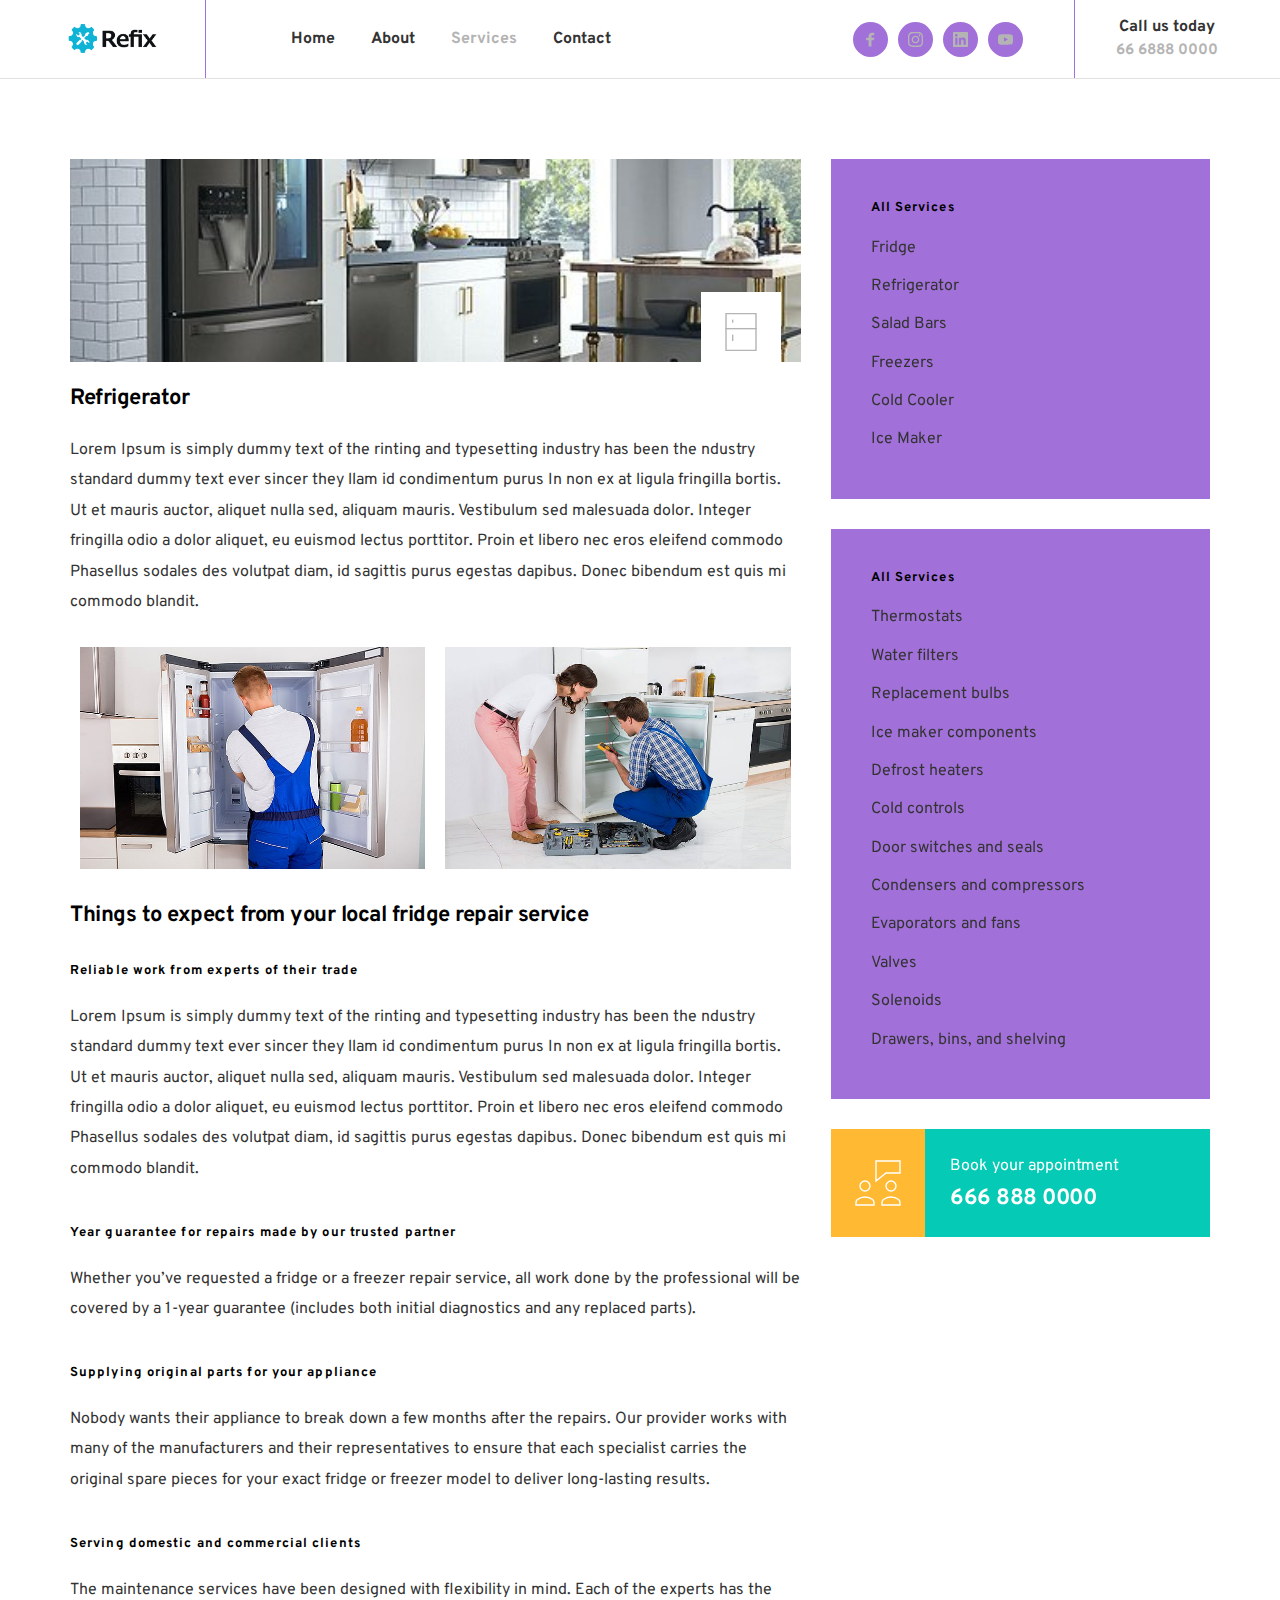
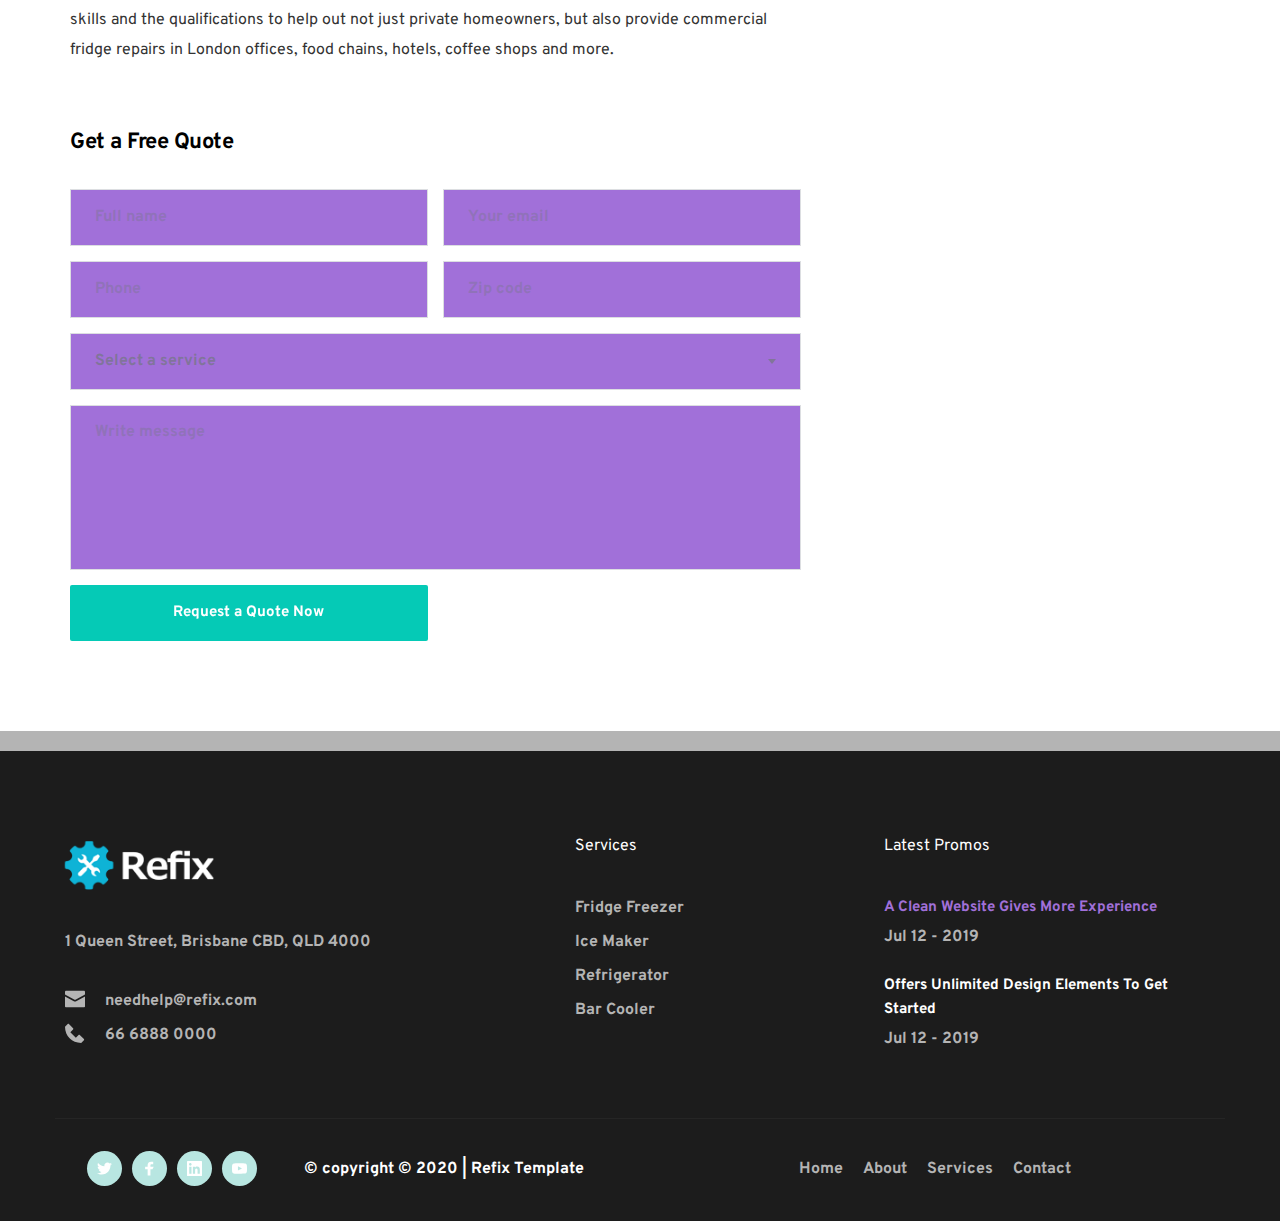
<file: refrigerator.html>
<!DOCTYPE html><html lang="en"><head><meta charset="utf-8"><link rel="canonical" href="https://tradie.onrender.com/refrigerator" /><link rel="icon" href="https://a-cloud.b-cdn.net/images/cropped-favicon-192x192.png" sizes="16x16"><title>Refrigerator</title><meta name="description" content=""><meta property="og:title" content=""><meta property="og:description" content=""><meta property="og:url" content="https://tradie.onrender.com/refrigerator"><meta content="summary_large_image" name="twitter:card"><!-- ASSETS --><meta name="viewport" content="width=device-width, initial-scale=1"><link class="brz-link brz-link-google-prefetch" rel="dns-prefetch" href="//ajax.googleapis.com"><link class="brz-link brz-link-google-prefetch" rel="dns-prefetch" href="//fonts.googleapis.com"><link class="brz-link brz-link-google-preconnect" rel="preconnect" href="https://fonts.gstatic.com/" crossorigin><link class="brz-link brz-link-cdn-preconnect" rel="preconnect" href="https://a-cloud.b-cdn.net" crossorigin><link href="https://fonts.bunny.net/css?family=Lato:100,100italic,300,300italic,regular,italic,700,700italic,900,900italic|Overpass:100,100italic,200,200italic,300,300italic,regular,italic,600,600italic,700,700italic,800,800italic,900,900italic&subset=arabic,bengali,cyrillic,cyrillic-ext,devanagari,greek,greek-ext,gujarati,hebrew,khmer,korean,latin-ext,tamil,telugu,thai,vietnamese&display=swap" class="brz-link brz-link-google" type="text/css" rel="stylesheet"/><link href="assets/c756ed1ba7c2047bb02e72a8012fcc55.css" class="brz-link brz-link-preview-lib" data-group="group-1" rel="stylesheet"/><link href="assets/dbd45c43fe09a78547d551f31faf9cc8.css" class="brz-link brz-link-preview-lib-pro" data-group="group-2" rel="stylesheet"/><link href="assets/1d0cd0af0cfb5af29c79678229cfc7f7.css" class="brz-link brz-link-preview-pro" rel="stylesheet"/><style class="brz-style">.brz .css-lnj2qv, .brz [data-css-lnj2qv] {color: rgba(var(--brz-global-color6),1);border-color: rgba(35,157,219,0);background-color: rgba(var(--brz-global-color1),1);background-image: none;border-width: 0;border-style: solid;width: 35px;height: 35px;font-size: 15px;padding: 10px;border-radius: 21px;stroke-width: 0;box-shadow: none;transition: all .5s ease-in-out;transition-property: background,border-radius,color,border-color,box-shadow;-webkit-transition: all .5s ease-in-out;-moz-transition: all .5s ease-in-out;-webkit-transition-property: background,border-radius,color,border-color,box-shadow;-moz-transition-property: background,border-radius,color,border-color,box-shadow;}
@media (min-width: 991px) {.brz .css-lnj2qv:hover, .brz [data-css-lnj2qv]:hover {color: rgba(var(--brz-global-color8),1);border-color: rgba(var(--brz-global-color3),1);background-color: rgba(var(--brz-global-color3),1);background-image: none;box-shadow: none;}}
@media (max-width: 991px) {.brz .css-lnj2qv, .brz [data-css-lnj2qv] {width: 35px;height: 35px;font-size: 15px;padding: 10px;border-radius: 21px;stroke-width: 0;}}
@media (max-width: 767px) {.brz .css-lnj2qv, .brz [data-css-lnj2qv] {width: 35px;height: 35px;font-size: 15px;padding: 10px;border-radius: 21px;stroke-width: 0;}}
.brz .css-wzzd85, .brz [data-css-wzzd85] {color: rgba(var(--brz-global-color6),1);border-color: rgba(35,157,219,0);background-color: rgba(var(--brz-global-color8),1);background-image: none;border-width: 0;border-style: solid;width: 80px;height: 80px;font-size: 40px;padding: 20px;border-radius: 0;stroke-width: 1.4;box-shadow: none;transition: all .5s ease-in-out;transition-property: background,border-radius,color,border-color,box-shadow;-webkit-transition: all .5s ease-in-out;-moz-transition: all .5s ease-in-out;-webkit-transition-property: background,border-radius,color,border-color,box-shadow;-moz-transition-property: background,border-radius,color,border-color,box-shadow;}
@media (min-width: 991px) {.brz .css-wzzd85:hover, .brz [data-css-wzzd85]:hover {color: rgba(var(--brz-global-color8),.8);border-color: rgba(var(--brz-global-color3),1);background-color: rgba(var(--brz-global-color3),1);background-image: none;box-shadow: none;}}
@media (max-width: 991px) {.brz .css-wzzd85, .brz [data-css-wzzd85] {width: 80px;height: 80px;font-size: 40px;padding: 20px;border-radius: 0px;stroke-width: 1.4;}}
@media (max-width: 767px) {.brz .css-wzzd85, .brz [data-css-wzzd85] {width: 80px;height: 80px;font-size: 40px;padding: 20px;border-radius: 0px;stroke-width: 1.4;}}
.brz .css-xa9acd, .brz [data-css-xa9acd] {color: rgba(var(--brz-global-color8),1);border-color: rgba(35,157,219,0);background-color: rgba(189,225,244,0);background-image: none;border-width: 0;border-style: solid;width: 48px;height: 48px;font-size: 48px;padding: 0px;border-radius: 0;stroke-width: 1.4;box-shadow: none;transition: all .5s ease-in-out;transition-property: background,border-radius,color,border-color,box-shadow;-webkit-transition: all .5s ease-in-out;-moz-transition: all .5s ease-in-out;-webkit-transition-property: background,border-radius,color,border-color,box-shadow;-moz-transition-property: background,border-radius,color,border-color,box-shadow;}
@media (min-width: 991px) {.brz .css-xa9acd:hover, .brz [data-css-xa9acd]:hover {color: rgba(var(--brz-global-color8),1);border-color: rgba(35,157,219,0);background-color: rgba(189,225,244,0);background-image: none;box-shadow: none;}}
@media (max-width: 991px) {.brz .css-xa9acd, .brz [data-css-xa9acd] {width: 48px;height: 48px;font-size: 48px;padding: 0px;border-radius: 0px;stroke-width: 1.4;}}
@media (max-width: 767px) {.brz .css-xa9acd, .brz [data-css-xa9acd] {width: 48px;height: 48px;font-size: 48px;padding: 0px;border-radius: 0px;stroke-width: 1.4;}}
.brz .css-1kcecen, .brz [data-css-1kcecen] {color: rgba(var(--brz-global-color6),1);border-color: rgba(35,157,219,0);background-color: rgba(189,225,244,0);background-image: none;border-width: 0;border-style: solid;width: 20px;height: 20px;font-size: 20px;padding: 0px;border-radius: 0;stroke-width: 0;box-shadow: none;transition: all .5s ease-in-out;transition-property: background,border-radius,color,border-color,box-shadow;-webkit-transition: all .5s ease-in-out;-moz-transition: all .5s ease-in-out;-webkit-transition-property: background,border-radius,color,border-color,box-shadow;-moz-transition-property: background,border-radius,color,border-color,box-shadow;}
@media (min-width: 991px) {.brz .css-1kcecen:hover, .brz [data-css-1kcecen]:hover {color: rgba(var(--brz-global-color6),.8);border-color: rgba(35,157,219,0);background-color: rgba(189,225,244,0);background-image: none;box-shadow: none;}}
@media (max-width: 991px) {.brz .css-1kcecen, .brz [data-css-1kcecen] {width: 20px;height: 20px;font-size: 20px;padding: 0px;border-radius: 0px;stroke-width: 0;}}
@media (max-width: 767px) {.brz .css-1kcecen, .brz [data-css-1kcecen] {width: 20px;height: 20px;font-size: 20px;padding: 0px;border-radius: 0px;stroke-width: 0;}}
.brz .css-1tq927q, .brz [data-css-1tq927q] {color: rgba(var(--brz-global-color8),1);border-color: rgba(35,157,219,0);background-color: rgba(var(--brz-global-color4),1);background-image: none;border-width: 0;border-style: solid;width: 35px;height: 35px;font-size: 15px;padding: 10px;border-radius: 21px;stroke-width: 0;box-shadow: none;transition: all .5s ease-in-out;transition-property: background,border-radius,color,border-color,box-shadow;-webkit-transition: all .5s ease-in-out;-moz-transition: all .5s ease-in-out;-webkit-transition-property: background,border-radius,color,border-color,box-shadow;-moz-transition-property: background,border-radius,color,border-color,box-shadow;}
@media (min-width: 991px) {.brz .css-1tq927q:hover, .brz [data-css-1tq927q]:hover {color: rgba(var(--brz-global-color8),1);border-color: rgba(var(--brz-global-color3),1);background-color: rgba(var(--brz-global-color3),1);background-image: none;box-shadow: none;}}
@media (max-width: 991px) {.brz .css-1tq927q, .brz [data-css-1tq927q] {width: 35px;height: 35px;font-size: 15px;padding: 10px;border-radius: 21px;stroke-width: 0;}}
@media (max-width: 767px) {.brz .css-1tq927q, .brz [data-css-1tq927q] {width: 35px;height: 35px;font-size: 15px;padding: 10px;border-radius: 21px;stroke-width: 0;}}</style><style class="brz-style">.brz .brz-css-gqwqk {z-index: auto;margin: 0;}
.brz .brz-css-gqwqk.brz-section .brz-section__content {min-height: auto;display: flex;}
.brz .brz-css-gqwqk .brz-container {justify-content: center;}
.brz .brz-css-gqwqk > .slick-slider > .brz-slick-slider__dots {color: rgba(0,0,0,1);}
.brz .brz-css-gqwqk > .slick-slider > .brz-slick-slider__arrow {color: rgba(0,0,0,.7);}
@media (min-width:991px) {.brz .brz-css-gqwqk {display: block;}}
@media (min-width:991px) {.brz .brz-css-gqwqk > .slick-slider > .brz-slick-slider__arrow:hover {color: rgba(0,0,0,1);}}
@media (max-width:991px) and (min-width:768px) {.brz .brz-css-gqwqk {z-index: auto;margin: 0;}
	.brz .brz-css-gqwqk.brz-section .brz-section__content {min-height: auto;display: flex;}
	.brz .brz-css-gqwqk .brz-container {justify-content: center;}
	.brz .brz-css-gqwqk > .slick-slider > .brz-slick-slider__dots {color: rgba(0,0,0,1);}
	.brz .brz-css-gqwqk > .slick-slider > .brz-slick-slider__arrow {color: rgba(0,0,0,.7);}}
@media (max-width:991px) and (min-width:768px) {.brz .brz-css-gqwqk {display: block;}}
@media (max-width:767px) {.brz .brz-css-gqwqk {z-index: auto;margin: 0;}
	.brz .brz-css-gqwqk.brz-section .brz-section__content {min-height: auto;display: flex;}
	.brz .brz-css-gqwqk .brz-container {justify-content: center;}
	.brz .brz-css-gqwqk > .slick-slider > .brz-slick-slider__dots {color: rgba(0,0,0,1);}
	.brz .brz-css-gqwqk > .slick-slider > .brz-slick-slider__arrow {color: rgba(0,0,0,.7);}}
@media (max-width:767px) {.brz .brz-css-gqwqk {display: block;}}
.brz .brz-css-dpgeh {padding: 75px 0px 75px 0px;}
.brz .brz-css-dpgeh > .brz-bg {border: 0px solid rgba(102,115,141,0);border-radius: 0px;mix-blend-mode: normal;}
.brz .brz-css-dpgeh > .brz-bg > .brz-bg-image {background-image: none;display: block;background-size: cover;background-repeat: no-repeat;}
.brz .brz-css-dpgeh > .brz-bg > .brz-bg-image:after {content: "";background-image: none;}
.brz .brz-css-dpgeh > .brz-bg > .brz-bg-color {background-color: rgba(0,0,0,0);background-image: none;}
.brz .brz-css-dpgeh > .brz-bg > .brz-bg-map {display: none;}
.brz .brz-css-dpgeh > .brz-bg > .brz-bg-video {display: none;}
.brz .brz-css-dpgeh > .brz-bg > .brz-bg-shape__top {background-size: 100% 100px;height: 100px;transform: rotateX(0deg) rotateY(0deg);z-index: auto;}
.brz .brz-css-dpgeh > .brz-bg > .brz-bg-shape__top::after {background-image: none;-webkit-mask-image: none;background-size: 100% 100px;height: 100px;}
.brz .brz-css-dpgeh > .brz-bg > .brz-bg-shape__bottom {background-size: 100% 100px;height: 100px;transform: rotateX(-180deg) rotateY(-180deg);z-index: auto;}
.brz .brz-css-dpgeh > .brz-bg > .brz-bg-shape__bottom::after {background-image: none;-webkit-mask-image: none;background-size: 100% 100px;height: 100px;}
@media (min-width:991px) {.brz .brz-css-dpgeh > .brz-bg > .brz-bg-image {background-attachment: scroll;}}
@media (max-width:991px) and (min-width:768px) {.brz .brz-css-dpgeh {padding: 50px 15px 50px 15px;}
	.brz .brz-css-dpgeh > .brz-bg {border: 0px solid rgba(102,115,141,0);border-radius: 0px;mix-blend-mode: normal;}
	.brz .brz-css-dpgeh > .brz-bg > .brz-bg-image {background-image: none;display: block;background-size: cover;background-repeat: no-repeat;}
	.brz .brz-css-dpgeh > .brz-bg > .brz-bg-image:after {content: "";background-image: none;}
	.brz .brz-css-dpgeh > .brz-bg > .brz-bg-color {background-color: rgba(0,0,0,0);background-image: none;}
	.brz .brz-css-dpgeh > .brz-bg > .brz-bg-map {display: none;}
	.brz .brz-css-dpgeh > .brz-bg > .brz-bg-video {display: none;}
	.brz .brz-css-dpgeh > .brz-bg > .brz-bg-shape__top {background-size: 100% 100px;height: 100px;transform: rotateX(0deg) rotateY(0deg);z-index: auto;}
	.brz .brz-css-dpgeh > .brz-bg > .brz-bg-shape__top::after {background-image: none;-webkit-mask-image: none;background-size: 100% 100px;height: 100px;}
	.brz .brz-css-dpgeh > .brz-bg > .brz-bg-shape__bottom {background-size: 100% 100px;height: 100px;transform: rotateX(-180deg) rotateY(-180deg);z-index: auto;}
	.brz .brz-css-dpgeh > .brz-bg > .brz-bg-shape__bottom::after {background-image: none;-webkit-mask-image: none;background-size: 100% 100px;height: 100px;}}
@media (max-width:767px) {.brz .brz-css-dpgeh {padding: 25px 15px 25px 15px;}
	.brz .brz-css-dpgeh > .brz-bg {border: 0px solid rgba(102,115,141,0);border-radius: 0px;mix-blend-mode: normal;}
	.brz .brz-css-dpgeh > .brz-bg > .brz-bg-image {background-image: none;display: block;background-size: cover;background-repeat: no-repeat;}
	.brz .brz-css-dpgeh > .brz-bg > .brz-bg-image:after {content: "";background-image: none;}
	.brz .brz-css-dpgeh > .brz-bg > .brz-bg-color {background-color: rgba(0,0,0,0);background-image: none;}
	.brz .brz-css-dpgeh > .brz-bg > .brz-bg-map {display: none;}
	.brz .brz-css-dpgeh > .brz-bg > .brz-bg-video {display: none;}
	.brz .brz-css-dpgeh > .brz-bg > .brz-bg-shape__top {background-size: 100% 100px;height: 100px;transform: rotateX(0deg) rotateY(0deg);z-index: auto;}
	.brz .brz-css-dpgeh > .brz-bg > .brz-bg-shape__top::after {background-image: none;-webkit-mask-image: none;background-size: 100% 100px;height: 100px;}
	.brz .brz-css-dpgeh > .brz-bg > .brz-bg-shape__bottom {background-size: 100% 100px;height: 100px;transform: rotateX(-180deg) rotateY(-180deg);z-index: auto;}
	.brz .brz-css-dpgeh > .brz-bg > .brz-bg-shape__bottom::after {background-image: none;-webkit-mask-image: none;background-size: 100% 100px;height: 100px;}}
.brz .brz-css-efswn {border: 0px solid transparent;}
@media (min-width:991px) {.brz .brz-css-efswn {max-width: calc(1 * var(--brz-section-container-max-width,1170px));}}
@media (max-width:991px) and (min-width:768px) {.brz .brz-css-efswn {border: 0px solid transparent;}}
@media (max-width:991px) and (min-width:768px) {.brz .brz-css-efswn {max-width: 100%;}}
@media (max-width:767px) {.brz .brz-css-efswn {border: 0px solid transparent;}}
@media (max-width:767px) {.brz .brz-css-efswn {max-width: 100%;}}
.brz .brz-css-lewzg {margin: 0;z-index: auto;align-items: flex-start;}
.brz .brz-css-lewzg > .brz-bg {border: 0px solid rgba(102,115,141,0);border-radius: 0px;box-shadow: none;max-width: 100%;mix-blend-mode: normal;}
.brz .brz-css-lewzg > .brz-bg > .brz-bg-image {background-image: none;display: block;}
.brz .brz-css-lewzg > .brz-bg > .brz-bg-image:after {content: "";background-image: none;}
.brz .brz-css-lewzg > .brz-bg > .brz-bg-color {background-color: rgba(0,0,0,0);background-image: none;}
.brz .brz-css-lewzg > .brz-bg > .brz-bg-map {display: none;}
.brz .brz-css-lewzg > .brz-bg > .brz-bg-video {display: none;}
.brz .brz-css-lewzg > .brz-row {border: 0px solid transparent;}
@media (min-width:991px) {.brz .brz-css-lewzg {min-height: auto;display: flex;}
	.brz .brz-css-lewzg > .brz-bg {transition-duration: .5s;transition-property: filter,box-shadow,background,border-radius,border-color;}
	.brz .brz-css-lewzg > .brz-bg > .brz-bg-image {transition-duration: .5s;transition-property: filter,box-shadow,background,border-radius,border-color;}
	.brz .brz-css-lewzg > .brz-bg > .brz-bg-color {transition-duration: .5s;transition-property: filter,box-shadow,background,border-radius,border-color;}
	.brz .brz-css-lewzg > .brz-bg > .brz-bg-video {transition-duration: .5s;transition-property: filter,box-shadow,background,border-radius,border-color;}
	.brz .brz-css-lewzg > .brz-row {transition-duration: .5s;transition-property: filter,box-shadow,background,border-radius,border-color;}}
@media (max-width:991px) and (min-width:768px) {.brz .brz-css-lewzg {margin: 0;z-index: auto;align-items: flex-start;}
	.brz .brz-css-lewzg > .brz-bg {border: 0px solid rgba(102,115,141,0);border-radius: 0px;box-shadow: none;max-width: 100%;mix-blend-mode: normal;}
	.brz .brz-css-lewzg > .brz-bg > .brz-bg-image {background-image: none;display: block;}
	.brz .brz-css-lewzg > .brz-bg > .brz-bg-image:after {content: "";background-image: none;}
	.brz .brz-css-lewzg > .brz-bg > .brz-bg-color {background-color: rgba(0,0,0,0);background-image: none;}
	.brz .brz-css-lewzg > .brz-bg > .brz-bg-map {display: none;}
	.brz .brz-css-lewzg > .brz-bg > .brz-bg-video {display: none;}
	.brz .brz-css-lewzg > .brz-row {border: 0px solid transparent;}}
@media (max-width:991px) and (min-width:768px) {.brz .brz-css-lewzg {min-height: auto;display: flex;}
	.brz .brz-css-lewzg > .brz-bg {transition-duration: .5s;transition-property: filter,box-shadow,background,border-radius,border-color;}
	.brz .brz-css-lewzg > .brz-bg > .brz-bg-image {transition-duration: .5s;transition-property: filter,box-shadow,background,border-radius,border-color;}
	.brz .brz-css-lewzg > .brz-bg > .brz-bg-color {transition-duration: .5s;transition-property: filter,box-shadow,background,border-radius,border-color;}
	.brz .brz-css-lewzg > .brz-bg > .brz-bg-video {transition-duration: .5s;transition-property: filter,box-shadow,background,border-radius,border-color;}
	.brz .brz-css-lewzg > .brz-row {flex-direction: row;flex-wrap: wrap;justify-content: flex-start;transition-duration: .5s;transition-property: filter,box-shadow,background,border-radius,border-color;}}
@media (max-width:767px) {.brz .brz-css-lewzg {margin: 0;z-index: auto;align-items: flex-start;}
	.brz .brz-css-lewzg > .brz-bg {border: 0px solid rgba(102,115,141,0);border-radius: 0px;box-shadow: none;max-width: 100%;mix-blend-mode: normal;}
	.brz .brz-css-lewzg > .brz-bg > .brz-bg-image {background-image: none;display: block;}
	.brz .brz-css-lewzg > .brz-bg > .brz-bg-image:after {content: "";background-image: none;}
	.brz .brz-css-lewzg > .brz-bg > .brz-bg-color {background-color: rgba(0,0,0,0);background-image: none;}
	.brz .brz-css-lewzg > .brz-bg > .brz-bg-map {display: none;}
	.brz .brz-css-lewzg > .brz-bg > .brz-bg-video {display: none;}
	.brz .brz-css-lewzg > .brz-row {border: 0px solid transparent;}}
@media (max-width:767px) {.brz .brz-css-lewzg {min-height: auto;display: flex;}
	.brz .brz-css-lewzg > .brz-bg {transition-duration: .5s;transition-property: filter,box-shadow,background,border-radius,border-color;}
	.brz .brz-css-lewzg > .brz-bg > .brz-bg-image {transition-duration: .5s;transition-property: filter,box-shadow,background,border-radius,border-color;}
	.brz .brz-css-lewzg > .brz-bg > .brz-bg-color {transition-duration: .5s;transition-property: filter,box-shadow,background,border-radius,border-color;}
	.brz .brz-css-lewzg > .brz-bg > .brz-bg-video {transition-duration: .5s;transition-property: filter,box-shadow,background,border-radius,border-color;}
	.brz .brz-css-lewzg > .brz-row {flex-direction: row;flex-wrap: wrap;justify-content: flex-start;transition-duration: .5s;transition-property: filter,box-shadow,background,border-radius,border-color;}}
.brz .brz-css-szgnz {padding: 10px;max-width: 100%;}
@media (max-width:991px) and (min-width:768px) {.brz .brz-css-szgnz {padding: 0;max-width: 100%;}}
@media (max-width:767px) {.brz .brz-css-szgnz {padding: 0;max-width: 100%;}}
.brz .brz-css-qdnoh {z-index: auto;flex: 1 1 50%;max-width: 50%;justify-content: flex-start;}
.brz .brz-css-qdnoh > .brz-bg {border: 0px solid rgba(102,115,141,0);border-radius: 0px;box-shadow: none;margin: 0;mix-blend-mode: normal;}
.brz .brz-css-qdnoh > .brz-bg > .brz-bg-image {background-image: none;display: block;}
.brz .brz-css-qdnoh > .brz-bg > .brz-bg-image:after {content: "";background-image: none;}
.brz .brz-css-qdnoh > .brz-bg > .brz-bg-color {background-color: rgba(0,0,0,0);background-image: none;}
.brz .brz-css-qdnoh > .brz-bg > .brz-bg-map {display: none;}
.brz .brz-css-qdnoh > .brz-bg > .brz-bg-video {display: none;}
@media (min-width:991px) {.brz .brz-css-qdnoh > .brz-bg {transition-duration: .5s;transition-property: filter,box-shadow,background,border-radius,border-color;}
	.brz .brz-css-qdnoh > .brz-bg > .brz-bg-image {transition-duration: .5s;transition-property: filter,box-shadow,background,border-radius,border-color;}
	.brz .brz-css-qdnoh > .brz-bg > .brz-bg-color {transition-duration: .5s;transition-property: filter,box-shadow,background,border-radius,border-color;}}
@media (max-width:991px) and (min-width:768px) {.brz .brz-css-qdnoh {z-index: auto;flex: 1 1 50%;max-width: 50%;justify-content: flex-start;}
	.brz .brz-css-qdnoh > .brz-bg {border: 0px solid rgba(102,115,141,0);border-radius: 0px;box-shadow: none;margin: 0;mix-blend-mode: normal;}
	.brz .brz-css-qdnoh > .brz-bg > .brz-bg-image {background-image: none;display: block;}
	.brz .brz-css-qdnoh > .brz-bg > .brz-bg-image:after {content: "";background-image: none;}
	.brz .brz-css-qdnoh > .brz-bg > .brz-bg-color {background-color: rgba(0,0,0,0);background-image: none;}
	.brz .brz-css-qdnoh > .brz-bg > .brz-bg-map {display: none;}
	.brz .brz-css-qdnoh > .brz-bg > .brz-bg-video {display: none;}}
@media (max-width:991px) and (min-width:768px) {.brz .brz-css-qdnoh > .brz-bg {transition-duration: .5s;transition-property: filter,box-shadow,background,border-radius,border-color;}
	.brz .brz-css-qdnoh > .brz-bg > .brz-bg-image {transition-duration: .5s;transition-property: filter,box-shadow,background,border-radius,border-color;}
	.brz .brz-css-qdnoh > .brz-bg > .brz-bg-color {transition-duration: .5s;transition-property: filter,box-shadow,background,border-radius,border-color;}}
@media (max-width:767px) {.brz .brz-css-qdnoh {z-index: auto;flex: 1 1 100%;max-width: 100%;justify-content: flex-start;}
	.brz .brz-css-qdnoh > .brz-bg {border: 0px solid rgba(102,115,141,0);border-radius: 0px;box-shadow: none;margin: 10px 0px 10px 0px;mix-blend-mode: normal;}
	.brz .brz-css-qdnoh > .brz-bg > .brz-bg-image {background-image: none;display: block;}
	.brz .brz-css-qdnoh > .brz-bg > .brz-bg-image:after {content: "";background-image: none;}
	.brz .brz-css-qdnoh > .brz-bg > .brz-bg-color {background-color: rgba(0,0,0,0);background-image: none;}
	.brz .brz-css-qdnoh > .brz-bg > .brz-bg-map {display: none;}
	.brz .brz-css-qdnoh > .brz-bg > .brz-bg-video {display: none;}}
@media (max-width:767px) {.brz .brz-css-qdnoh > .brz-bg {transition-duration: .5s;transition-property: filter,box-shadow,background,border-radius,border-color;}
	.brz .brz-css-qdnoh > .brz-bg > .brz-bg-image {transition-duration: .5s;transition-property: filter,box-shadow,background,border-radius,border-color;}
	.brz .brz-css-qdnoh > .brz-bg > .brz-bg-color {transition-duration: .5s;transition-property: filter,box-shadow,background,border-radius,border-color;}}
.brz .brz-css-fzopx {z-index: auto;margin: 0;border: 0px solid transparent;padding: 5px 15px 5px 15px;min-height: auto;}
@media (min-width:991px) {.brz .brz-css-fzopx {display: flex;transition-duration: .5s;transition-property: filter,box-shadow,background,border-radius,border-color;}}
@media (max-width:991px) and (min-width:768px) {.brz .brz-css-fzopx {z-index: auto;margin: 0;border: 0px solid transparent;padding: 5px 15px 5px 15px;min-height: auto;}}
@media (max-width:991px) and (min-width:768px) {.brz .brz-css-fzopx {display: flex;transition-duration: .5s;transition-property: filter,box-shadow,background,border-radius,border-color;}}
@media (max-width:767px) {.brz .brz-css-fzopx {z-index: auto;margin: 10px 0px 10px 0px;border: 0px solid transparent;padding: 0;min-height: auto;}}
@media (max-width:767px) {.brz .brz-css-fzopx {display: flex;transition-duration: .5s;transition-property: filter,box-shadow,background,border-radius,border-color;}}
.brz .brz-css-rfusm {padding: 0;margin: 10px 0px 10px 0px;justify-content: center;position: relative;}
@media (min-width:991px) {.brz .brz-css-rfusm {display: flex;z-index: auto;position: relative;}}
@media (max-width:991px) and (min-width:768px) {.brz .brz-css-rfusm {padding: 0;margin: 10px 0px 10px 0px;justify-content: center;position: relative;}}
@media (max-width:991px) and (min-width:768px) {.brz .brz-css-rfusm {display: flex;z-index: auto;position: relative;}}
@media (max-width:767px) {.brz .brz-css-rfusm {padding: 0;margin: 10px 0px 10px 0px;justify-content: center;position: relative;}}
@media (max-width:767px) {.brz .brz-css-rfusm {display: flex;z-index: auto;position: relative;}}
.brz .brz-css-dxclh {max-width: 59%;height: auto;box-shadow: none;border: 0px solid rgba(102,115,141,0);border-radius: 0px;}
.brz .brz-css-dxclh:after {box-shadow: none;background-color: rgba(255,255,255,0);background-image: none;}
@media (min-width:991px) {.brz .brz-css-dxclh {transition-duration: .5s;transition-property: border,box-shadow,filter,background-color;}
	.brz .brz-css-dxclh:after {transition-duration: .5s;transition-property: border,box-shadow,filter,background-color;}
	.brz .brz-css-dxclh .brz-picture {transition-duration: .5s;transition-property: border,box-shadow,filter,background-color;}}
@media (max-width:991px) and (min-width:768px) {.brz .brz-css-dxclh {max-width: 75%;height: auto;box-shadow: none;border: 0px solid rgba(102,115,141,0);border-radius: 0px;}
	.brz .brz-css-dxclh:after {box-shadow: none;background-color: rgba(255,255,255,0);background-image: none;}}
@media (max-width:991px) and (min-width:768px) {.brz .brz-css-dxclh {transition-duration: .5s;transition-property: border,box-shadow,filter,background-color;}
	.brz .brz-css-dxclh:after {transition-duration: .5s;transition-property: border,box-shadow,filter,background-color;}
	.brz .brz-css-dxclh .brz-picture {transition-duration: .5s;transition-property: border,box-shadow,filter,background-color;}}
@media (max-width:767px) {.brz .brz-css-dxclh {max-width: 68%;height: auto;box-shadow: none;border: 0px solid rgba(102,115,141,0);border-radius: 0px;}
	.brz .brz-css-dxclh:after {box-shadow: none;background-color: rgba(255,255,255,0);background-image: none;}}
@media (max-width:767px) {.brz .brz-css-dxclh {transition-duration: .5s;transition-property: border,box-shadow,filter,background-color;}
	.brz .brz-css-dxclh:after {transition-duration: .5s;transition-property: border,box-shadow,filter,background-color;}
	.brz .brz-css-dxclh .brz-picture {transition-duration: .5s;transition-property: border,box-shadow,filter,background-color;}}
.brz .brz-css-whnhl {padding-top: 39.0028%;}
.brz .brz-css-whnhl > .brz-img {position: absolute;width: 100%;}
@media (max-width:991px) and (min-width:768px) {.brz .brz-css-whnhl {padding-top: 37.1287%;}
	.brz .brz-css-whnhl > .brz-img {position: absolute;width: 100%;}}
@media (max-width:767px) {.brz .brz-css-whnhl {padding-top: 36.854%;}
	.brz .brz-css-whnhl > .brz-img {position: absolute;width: 100%;}}
@media (min-width:991px) {.brz .brz-css-hcvbl .brz-mm-menu__icon {display: none;font-size: 18px;color: rgba(51,51,51,1);}
	.brz .brz-css-hcvbl .brz-menu {display: flex;}}
@media (max-width:991px) and (min-width:768px) {.brz .brz-css-hcvbl .brz-mm-menu__icon {display: flex;font-size: 18px;color: rgba(51,51,51,1);}
	.brz .brz-css-hcvbl .brz-menu {display: none;}}
@media (max-width:767px) {.brz .brz-css-hcvbl .brz-mm-menu__icon {display: flex;font-size: 18px;color: rgba(51,51,51,1);}
	.brz .brz-css-hcvbl .brz-menu {display: none;}}
.brz .brz-css-lxzzw .brz-menu__ul {font-family: var(--brz-buttonfontfamily);color: rgba(0,0,0,1);}
.brz .brz-css-lxzzw .brz-menu__ul:not(.brz-mm-listview) {display: flex;flex-wrap: wrap;justify-content: inherit;align-items: center;max-width: none;margin: 0px -5px 0px -5px;}
.brz .brz-css-lxzzw .brz-menu__ul > .brz-menu__item > .brz-a {flex-flow: row nowrap;}
.brz .brz-css-lxzzw .brz-menu__ul > .brz-menu__item > .brz-a {color: rgba(0,0,0,1);background-color: rgba(255,255,255,0);padding: 0px 5px 0px 5px;}
.brz .brz-css-lxzzw .brz-menu__ul > .brz-menu__item.brz-menu__item--opened > .brz-a {color: rgba(0,0,0,1);background-color: rgba(255,255,255,0);}
.brz .brz-css-lxzzw .brz-menu__ul > .brz-menu__item.brz-menu__item--opened {color: rgba(0,0,0,1);background-color: transparent;border: 0px solid rgba(85,85,85,1);}
.brz .brz-css-lxzzw .brz-menu__ul > .brz-menu__item.brz-menu__item--current:not(.brz-menu__item.brz-menu__item--current:active) {color: rgba(0,0,0,1);background-color: rgba(255,255,255,0);border: 0px solid rgba(85,85,85,1);}
.brz .brz-css-lxzzw .brz-menu__ul > .brz-menu__item.brz-menu__item--current > .brz-a:not(.brz-a:active) {color: rgba(0,0,0,1);background-color: rgba(255,255,255,0);}
.brz .brz-css-lxzzw .brz-menu__item__icon {margin: 0 15px 0 0;}
.brz .brz-css-lxzzw .brz-menu__ul > .brz-menu__item {color: rgba(0,0,0,1);background-color: transparent;border: 0px solid rgba(85,85,85,1);}
.brz .brz-css-lxzzw .brz-mm-menu__item {font-family: var(--brz-buttonfontfamily);color: rgba(255,255,255,1);border-color: rgba(85,85,85,1);}
.brz nav.brz-mm-menu.brz-css-lxzzw {background-color: rgba(51,51,51,.8);}
.brz .brz-css-lxzzw.brz-mm-menu .brz-mm-menu__item .brz-mm-listitem__text {padding: 10px 20px 10px 20px;flex-flow: row nowrap;}
.brz .brz-css-lxzzw .brz-mm-menu__item:hover > .brz-mm-listitem__text {color: rgba(255,255,255,1);}
.brz .brz-css-lxzzw .brz-mm-navbar {color: rgba(255,255,255,1);}
.brz .brz-css-lxzzw .brz-mm-menu__item.brz-mm-listitem_opened {color: rgba(255,255,255,1);}
.brz .brz-css-lxzzw.brz-mm-menu.brz-mm-menu_theme-dark .brz-mm-panels, .brz .brz-css-lxzzw .brz-mm-panels > .brz-mm-panel:before {background-image: none;background-color: rgba(51,51,51,.8);}
.brz .brz-css-lxzzw.brz-mm-menu.brz-mm-menu_theme-dark .brz-mm-panels, .brz .brz-css-lxzzw .brz-mm-panels > .brz-mm-panel {background-color: rgba(51,51,51,.8);}
.brz .brz-css-lxzzw .brz-mm-panels > .brz-mm-panel {background-image: none;}
.brz .brz-css-lxzzw.brz-mm-menu.brz-mm-menu_theme-dark .brz-mm-navbar.brz-mm-listitem .brz-mm-listitem_opened > .brz-mm-listitem__text:after {border-color: rgba(85,85,85,1);}
.brz .brz-css-lxzzw .brz-mm-listitem {border-color: rgba(85,85,85,1);}
.brz .brz-css-lxzzw .brz-mm-menu__item.brz-mm-menu__item--current:not(.brz-mm-menu__item.brz-mm-menu__item--current:active) {color: rgba(255,255,255,1);}
.brz .brz-css-lxzzw .brz-mm-menu__item.brz-mm-menu__item--current:not(brz-mm-menu__item.brz-mm-menu__item--current:active):hover > .brz-mm-listitem__text {color: rgba(255,255,255,1);}
.brz .brz-css-lxzzw .brz-menu__sub-menu {font-family: var(--brz-buttonfontfamily);color: rgba(255,255,255,1);background-color: rgba(51,51,51,1);box-shadow: none;border-radius: 0px;}
.brz .brz-css-lxzzw .brz-menu__sub-menu .brz-a {flex-flow: row nowrap;}
.brz .brz-css-lxzzw .brz-menu__sub-menu .brz-a:hover {color: rgba(255,255,255,1);}
.brz .brz-css-lxzzw .brz-menu__sub-item__icon {margin: 0 15px 0 0;font-size: 12px;}
.brz .brz-css-lxzzw .brz-menu__dropdown > .brz-menu__item.brz-menu__item--current > .brz-a {color: rgba(255,255,255,1);}
.brz .brz-css-lxzzw .brz-menu__dropdown > .brz-menu__item.brz-menu__item--current {background-color: rgba(51,51,51,1);}
.brz .brz-css-lxzzw .brz-menu__dropdown > .brz-menu__item.brz-menu__item--current:hover {background-color: rgba(51,51,51,1);}
.brz .brz-css-lxzzw .brz-menu__item--current .brz-menu__sub-menu {box-shadow: none;}
.brz .brz-css-lxzzw .brz-menu__item-dropdown .brz-menu__item {background-color: rgba(51,51,51,1);color: rgba(255,255,255,1);}
.brz .brz-css-lxzzw .brz-menu__dropdown .brz-menu__item-dropdown .brz-a:hover:after {border-color: rgba(255,255,255,1);}
.brz .brz-css-lxzzw .brz-menu__dropdown > .brz-menu__item {border-bottom: 1px solid rgba(85,85,85,1);}
@media (min-width:991px) {.brz .brz-css-lxzzw .brz-menu__ul {font-size: var(--brz-buttonfontsize);font-weight: var(--brz-buttonfontweight);line-height: var(--brz-buttonlineheight);letter-spacing: var(--brz-buttonletterspacing);}
	.brz .brz-css-lxzzw .brz-menu__item__icon {font-size: 12px;}
	.brz .brz-css-lxzzw .brz-menu__ul > .brz-menu__item {padding-top: 0px;padding-bottom: 0px;margin-right: 5px;margin-left: 5px;}
	.brz .brz-css-lxzzw .brz-mm-menu__item {font-size: var(--brz-buttonfontsize);font-weight: var(--brz-buttonfontweight);line-height: var(--brz-buttonlineheight);letter-spacing: var(--brz-buttonletterspacing);}
	.brz .brz-css-lxzzw .brz-mm-menu__item .brz-a {justify-content: flex-start;}
	.brz .brz-css-lxzzw .brz-mm-menu__item__icon {margin: 0 15px 0 0;font-size: 12px;}
	.brz .brz-css-lxzzw .brz-mm-navbar {font-family: var(--brz-buttonfontfamily);font-size: var(--brz-buttonfontsize);font-weight: var(--brz-buttonfontweight);line-height: var(--brz-buttonlineheight);letter-spacing: var(--brz-buttonletterspacing);border-color: rgba(85,85,85,1);}
	.brz .brz-css-lxzzw.brz-mm-menu .brz-mm-listitem_vertical .brz-mm-btn_next {height: calc(var(--brz-buttonlineheight) * var(--brz-buttonfontsize) + 10px + 10px);padding-right: 20px;}
	.brz .brz-css-lxzzw .brz-menu__sub-menu {font-size: var(--brz-buttonfontsize);font-weight: var(--brz-buttonfontweight);line-height: var(--brz-buttonlineheight);letter-spacing: var(--brz-buttonletterspacing);}
	.brz .brz-css-lxzzw .brz-menu__dropdown {position: absolute;top: 0;width: 305px;}
	.brz .brz-css-lxzzw [data-popper-placement='left-start'] {right: calc(100% + 5px);}
	.brz .brz-css-lxzzw [data-popper-placement='right-start'] {left: calc(100% + 5px);}
	.brz .brz-css-lxzzw > .brz-menu__ul > .brz-menu__item-dropdown > .brz-menu__dropdown {top: calc(100% + 5px);width: 300px;}
	.brz .brz-css-lxzzw > .brz-menu__ul > .brz-menu__item-dropdown > [data-popper-placement='left-start'] {right: 0;}
	.brz .brz-css-lxzzw > .brz-menu__ul > .brz-menu__item-dropdown > [data-popper-placement='right-start'] {left: 0;}
	.brz .brz-css-lxzzw .brz-mega-menu__dropdown {display: none;}}
@media (max-width:991px) and (min-width:768px) {.brz .brz-css-lxzzw .brz-menu__ul {font-family: var(--brz-buttonfontfamily);color: rgba(0,0,0,1);}
	.brz .brz-css-lxzzw .brz-menu__ul:not(.brz-mm-listview) {display: flex;flex-wrap: wrap;justify-content: inherit;align-items: center;max-width: none;margin: 0px -5px 0px -5px;}
	.brz .brz-css-lxzzw .brz-menu__ul > .brz-menu__item > .brz-a {flex-flow: row nowrap;}
	.brz .brz-css-lxzzw .brz-menu__ul > .brz-menu__item > .brz-a {color: rgba(0,0,0,1);background-color: rgba(255,255,255,0);padding: 0px 5px 0px 5px;}
	.brz .brz-css-lxzzw .brz-menu__ul > .brz-menu__item.brz-menu__item--opened > .brz-a {color: rgba(0,0,0,1);background-color: rgba(255,255,255,0);}
	.brz .brz-css-lxzzw .brz-menu__ul > .brz-menu__item.brz-menu__item--opened {color: rgba(0,0,0,1);background-color: transparent;border: 0px solid rgba(85,85,85,1);}
	.brz .brz-css-lxzzw .brz-menu__ul > .brz-menu__item.brz-menu__item--current:not(.brz-menu__item.brz-menu__item--current:active) {color: rgba(0,0,0,1);background-color: rgba(255,255,255,0);border: 0px solid rgba(85,85,85,1);}
	.brz .brz-css-lxzzw .brz-menu__ul > .brz-menu__item.brz-menu__item--current > .brz-a:not(.brz-a:active) {color: rgba(0,0,0,1);background-color: rgba(255,255,255,0);}
	.brz .brz-css-lxzzw .brz-menu__item__icon {margin: 0 15px 0 0;}
	.brz .brz-css-lxzzw .brz-menu__ul > .brz-menu__item {color: rgba(0,0,0,1);background-color: transparent;border: 0px solid rgba(85,85,85,1);}
	.brz .brz-css-lxzzw .brz-mm-menu__item {font-family: var(--brz-buttonfontfamily);color: rgba(255,255,255,1);border-color: rgba(85,85,85,1);}
	.brz nav.brz-mm-menu.brz-css-lxzzw {background-color: rgba(51,51,51,.8);}
	.brz .brz-css-lxzzw.brz-mm-menu .brz-mm-menu__item .brz-mm-listitem__text {padding: 10px 20px 10px 20px;flex-flow: row nowrap;}
	.brz .brz-css-lxzzw .brz-mm-menu__item:hover > .brz-mm-listitem__text {color: rgba(255,255,255,1);}
	.brz .brz-css-lxzzw .brz-mm-navbar {color: rgba(255,255,255,1);}
	.brz .brz-css-lxzzw .brz-mm-menu__item.brz-mm-listitem_opened {color: rgba(255,255,255,1);}
	.brz .brz-css-lxzzw.brz-mm-menu.brz-mm-menu_theme-dark .brz-mm-panels, .brz .brz-css-lxzzw .brz-mm-panels > .brz-mm-panel:before {background-image: none;background-color: rgba(51,51,51,.8);}
	.brz .brz-css-lxzzw.brz-mm-menu.brz-mm-menu_theme-dark .brz-mm-panels, .brz .brz-css-lxzzw .brz-mm-panels > .brz-mm-panel {background-color: rgba(51,51,51,.8);}
	.brz .brz-css-lxzzw .brz-mm-panels > .brz-mm-panel {background-image: none;}
	.brz .brz-css-lxzzw.brz-mm-menu.brz-mm-menu_theme-dark .brz-mm-navbar.brz-mm-listitem .brz-mm-listitem_opened > .brz-mm-listitem__text:after {border-color: rgba(85,85,85,1);}
	.brz .brz-css-lxzzw .brz-mm-listitem {border-color: rgba(85,85,85,1);}
	.brz .brz-css-lxzzw .brz-mm-menu__item.brz-mm-menu__item--current:not(.brz-mm-menu__item.brz-mm-menu__item--current:active) {color: rgba(255,255,255,1);}
	.brz .brz-css-lxzzw .brz-mm-menu__item.brz-mm-menu__item--current:not(brz-mm-menu__item.brz-mm-menu__item--current:active):hover > .brz-mm-listitem__text {color: rgba(255,255,255,1);}
	.brz .brz-css-lxzzw .brz-menu__sub-menu {font-family: var(--brz-buttonfontfamily);color: rgba(255,255,255,1);background-color: rgba(51,51,51,1);box-shadow: none;border-radius: 0px;}
	.brz .brz-css-lxzzw .brz-menu__sub-menu .brz-a {flex-flow: row nowrap;}
	.brz .brz-css-lxzzw .brz-menu__sub-menu .brz-a:hover {color: rgba(255,255,255,1);}
	.brz .brz-css-lxzzw .brz-menu__sub-item__icon {margin: 0 15px 0 0;font-size: 12px;}
	.brz .brz-css-lxzzw .brz-menu__dropdown > .brz-menu__item.brz-menu__item--current > .brz-a {color: rgba(255,255,255,1);}
	.brz .brz-css-lxzzw .brz-menu__dropdown > .brz-menu__item.brz-menu__item--current {background-color: rgba(51,51,51,1);}
	.brz .brz-css-lxzzw .brz-menu__dropdown > .brz-menu__item.brz-menu__item--current:hover {background-color: rgba(51,51,51,1);}
	.brz .brz-css-lxzzw .brz-menu__item--current .brz-menu__sub-menu {box-shadow: none;}
	.brz .brz-css-lxzzw .brz-menu__item-dropdown .brz-menu__item {background-color: rgba(51,51,51,1);color: rgba(255,255,255,1);}
	.brz .brz-css-lxzzw .brz-menu__dropdown .brz-menu__item-dropdown .brz-a:hover:after {border-color: rgba(255,255,255,1);}
	.brz .brz-css-lxzzw .brz-menu__dropdown > .brz-menu__item {border-bottom: 1px solid rgba(85,85,85,1);}}
@media (max-width:991px) and (min-width:768px) {.brz .brz-css-lxzzw .brz-menu__ul {font-size: var(--brz-buttontabletfontsize);font-weight: var(--brz-buttontabletfontweight);line-height: var(--brz-buttontabletlineheight);letter-spacing: var(--brz-buttontabletletterspacing);}
	.brz .brz-css-lxzzw .brz-menu__item__icon {font-size: 12px;}
	.brz .brz-css-lxzzw .brz-menu__ul > .brz-menu__item {padding-top: 0px;padding-bottom: 0px;margin-right: 5px;margin-left: 5px;}
	.brz .brz-css-lxzzw .brz-mm-menu__item {font-size: var(--brz-buttontabletfontsize);font-weight: var(--brz-buttontabletfontweight);line-height: var(--brz-buttontabletlineheight);letter-spacing: var(--brz-buttontabletletterspacing);}
	.brz .brz-css-lxzzw .brz-mm-menu__item .brz-a {justify-content: flex-start;}
	.brz .brz-css-lxzzw .brz-mm-menu__item__icon {margin: 0 15px 0 0;font-size: 12px;}
	.brz .brz-css-lxzzw .brz-mm-navbar {font-family: var(--brz-buttonfontfamily);font-size: var(--brz-buttontabletfontsize);font-weight: var(--brz-buttontabletfontweight);line-height: var(--brz-buttontabletlineheight);letter-spacing: var(--brz-buttontabletletterspacing);border-color: rgba(85,85,85,1);}
	.brz .brz-css-lxzzw.brz-mm-menu .brz-mm-listitem_vertical .brz-mm-btn_next {height: calc(var(--brz-buttontabletlineheight) * var(--brz-buttontabletfontsize) + 10px + 10px);padding-right: 20px;}
	.brz .brz-css-lxzzw .brz-menu__sub-menu {font-size: var(--brz-buttontabletfontsize);font-weight: var(--brz-buttontabletfontweight);line-height: var(--brz-buttontabletlineheight);letter-spacing: var(--brz-buttontabletletterspacing);}
	.brz .brz-css-lxzzw .brz-menu__dropdown {position: absolute;top: 0;width: 305px;}
	.brz .brz-css-lxzzw > .brz-menu__ul > .brz-menu__item-dropdown > .brz-menu__dropdown {top: calc(100% + 5px);width: 300px;}
	.brz .brz-css-lxzzw > .brz-menu__ul > .brz-menu__item-dropdown > [data-popper-placement='left-start'] {right: 0;}
	.brz .brz-css-lxzzw > .brz-menu__ul > .brz-menu__item-dropdown > [data-popper-placement='right-start'] {left: 0;}
	.brz .brz-css-lxzzw .brz-menu__dropdown .brz-menu__item-dropdown > .brz-a:after {border-right-style: solid;border-left-style: none;}
	.brz .brz-css-lxzzw .brz-menu__dropdown .brz-menu__item-dropdown .brz-menu__dropdown {position: relative;top: auto;left: auto;transform: translate(0,0);height: 0;overflow: hidden;}
	.brz .brz-css-lxzzw .brz-menu__dropdown .brz-menu__item--opened > .brz-menu__dropdown {height: auto;width: 100%;left: auto;right: auto;}
	.brz .brz-css-lxzzw.brz-menu__preview .brz-menu__dropdown .brz-menu__item:hover > .brz-menu__sub-menu {height: auto;width: 100%;left: auto;right: auto;}
	.brz .brz-css-lxzzw .brz-mega-menu__dropdown {display: none;}}
@media (max-width:767px) {.brz .brz-css-lxzzw .brz-menu__ul {font-family: var(--brz-buttonfontfamily);color: rgba(0,0,0,1);}
	.brz .brz-css-lxzzw .brz-menu__ul:not(.brz-mm-listview) {display: flex;flex-wrap: wrap;justify-content: inherit;align-items: center;max-width: none;margin: 0px -5px 0px -5px;}
	.brz .brz-css-lxzzw .brz-menu__ul > .brz-menu__item > .brz-a {flex-flow: row nowrap;}
	.brz .brz-css-lxzzw .brz-menu__ul > .brz-menu__item > .brz-a {color: rgba(0,0,0,1);background-color: rgba(255,255,255,0);padding: 0px 5px 0px 5px;}
	.brz .brz-css-lxzzw .brz-menu__ul > .brz-menu__item.brz-menu__item--opened > .brz-a {color: rgba(0,0,0,1);background-color: rgba(255,255,255,0);}
	.brz .brz-css-lxzzw .brz-menu__ul > .brz-menu__item.brz-menu__item--opened {color: rgba(0,0,0,1);background-color: transparent;border: 0px solid rgba(85,85,85,1);}
	.brz .brz-css-lxzzw .brz-menu__ul > .brz-menu__item.brz-menu__item--current:not(.brz-menu__item.brz-menu__item--current:active) {color: rgba(0,0,0,1);background-color: rgba(255,255,255,0);border: 0px solid rgba(85,85,85,1);}
	.brz .brz-css-lxzzw .brz-menu__ul > .brz-menu__item.brz-menu__item--current > .brz-a:not(.brz-a:active) {color: rgba(0,0,0,1);background-color: rgba(255,255,255,0);}
	.brz .brz-css-lxzzw .brz-menu__item__icon {margin: 0 15px 0 0;}
	.brz .brz-css-lxzzw .brz-menu__ul > .brz-menu__item {color: rgba(0,0,0,1);background-color: transparent;border: 0px solid rgba(85,85,85,1);}
	.brz .brz-css-lxzzw .brz-mm-menu__item {font-family: var(--brz-buttonfontfamily);color: rgba(255,255,255,1);border-color: rgba(85,85,85,1);}
	.brz nav.brz-mm-menu.brz-css-lxzzw {background-color: rgba(51,51,51,.8);}
	.brz .brz-css-lxzzw.brz-mm-menu .brz-mm-menu__item .brz-mm-listitem__text {padding: 10px 20px 10px 20px;flex-flow: row nowrap;}
	.brz .brz-css-lxzzw .brz-mm-menu__item:hover > .brz-mm-listitem__text {color: rgba(255,255,255,1);}
	.brz .brz-css-lxzzw .brz-mm-navbar {color: rgba(255,255,255,1);}
	.brz .brz-css-lxzzw .brz-mm-menu__item.brz-mm-listitem_opened {color: rgba(255,255,255,1);}
	.brz .brz-css-lxzzw.brz-mm-menu.brz-mm-menu_theme-dark .brz-mm-panels, .brz .brz-css-lxzzw .brz-mm-panels > .brz-mm-panel:before {background-image: none;background-color: rgba(51,51,51,.8);}
	.brz .brz-css-lxzzw.brz-mm-menu.brz-mm-menu_theme-dark .brz-mm-panels, .brz .brz-css-lxzzw .brz-mm-panels > .brz-mm-panel {background-color: rgba(51,51,51,.8);}
	.brz .brz-css-lxzzw .brz-mm-panels > .brz-mm-panel {background-image: none;}
	.brz .brz-css-lxzzw.brz-mm-menu.brz-mm-menu_theme-dark .brz-mm-navbar.brz-mm-listitem .brz-mm-listitem_opened > .brz-mm-listitem__text:after {border-color: rgba(85,85,85,1);}
	.brz .brz-css-lxzzw .brz-mm-listitem {border-color: rgba(85,85,85,1);}
	.brz .brz-css-lxzzw .brz-mm-menu__item.brz-mm-menu__item--current:not(.brz-mm-menu__item.brz-mm-menu__item--current:active) {color: rgba(255,255,255,1);}
	.brz .brz-css-lxzzw .brz-mm-menu__item.brz-mm-menu__item--current:not(brz-mm-menu__item.brz-mm-menu__item--current:active):hover > .brz-mm-listitem__text {color: rgba(255,255,255,1);}
	.brz .brz-css-lxzzw .brz-menu__sub-menu {font-family: var(--brz-buttonfontfamily);color: rgba(255,255,255,1);background-color: rgba(51,51,51,1);box-shadow: none;border-radius: 0px;}
	.brz .brz-css-lxzzw .brz-menu__sub-menu .brz-a {flex-flow: row nowrap;}
	.brz .brz-css-lxzzw .brz-menu__sub-menu .brz-a:hover {color: rgba(255,255,255,1);}
	.brz .brz-css-lxzzw .brz-menu__sub-item__icon {margin: 0 15px 0 0;font-size: 12px;}
	.brz .brz-css-lxzzw .brz-menu__dropdown > .brz-menu__item.brz-menu__item--current > .brz-a {color: rgba(255,255,255,1);}
	.brz .brz-css-lxzzw .brz-menu__dropdown > .brz-menu__item.brz-menu__item--current {background-color: rgba(51,51,51,1);}
	.brz .brz-css-lxzzw .brz-menu__dropdown > .brz-menu__item.brz-menu__item--current:hover {background-color: rgba(51,51,51,1);}
	.brz .brz-css-lxzzw .brz-menu__item--current .brz-menu__sub-menu {box-shadow: none;}
	.brz .brz-css-lxzzw .brz-menu__item-dropdown .brz-menu__item {background-color: rgba(51,51,51,1);color: rgba(255,255,255,1);}
	.brz .brz-css-lxzzw .brz-menu__dropdown .brz-menu__item-dropdown .brz-a:hover:after {border-color: rgba(255,255,255,1);}
	.brz .brz-css-lxzzw .brz-menu__dropdown > .brz-menu__item {border-bottom: 1px solid rgba(85,85,85,1);}}
@media (max-width:767px) {.brz .brz-css-lxzzw .brz-menu__ul {font-size: var(--brz-buttonmobilefontsize);font-weight: var(--brz-buttonmobilefontweight);line-height: var(--brz-buttonmobilelineheight);letter-spacing: var(--brz-buttonmobileletterspacing);}
	.brz .brz-css-lxzzw .brz-menu__item__icon {font-size: 12px;}
	.brz .brz-css-lxzzw .brz-menu__ul > .brz-menu__item {padding-top: 0px;padding-bottom: 0px;margin-right: 5px;margin-left: 5px;}
	.brz .brz-css-lxzzw .brz-mm-menu__item {font-size: var(--brz-buttonmobilefontsize);font-weight: var(--brz-buttonmobilefontweight);line-height: var(--brz-buttonmobilelineheight);letter-spacing: var(--brz-buttonmobileletterspacing);}
	.brz .brz-css-lxzzw .brz-mm-menu__item .brz-a {justify-content: flex-start;}
	.brz .brz-css-lxzzw .brz-mm-menu__item__icon {margin: 0 15px 0 0;font-size: 12px;}
	.brz .brz-css-lxzzw .brz-mm-navbar {font-family: var(--brz-buttonfontfamily);font-size: var(--brz-buttonmobilefontsize);font-weight: var(--brz-buttonmobilefontweight);line-height: var(--brz-buttonmobilelineheight);letter-spacing: var(--brz-buttonmobileletterspacing);border-color: rgba(85,85,85,1);}
	.brz .brz-css-lxzzw.brz-mm-menu .brz-mm-listitem_vertical .brz-mm-btn_next {height: calc(var(--brz-buttonmobilelineheight) * var(--brz-buttonmobilefontsize) + 10px + 10px);padding-right: 20px;}
	.brz .brz-css-lxzzw .brz-menu__sub-menu {font-size: var(--brz-buttonmobilefontsize);font-weight: var(--brz-buttonmobilefontweight);line-height: var(--brz-buttonmobilelineheight);letter-spacing: var(--brz-buttonmobileletterspacing);}
	.brz .brz-css-lxzzw .brz-menu__dropdown {position: absolute;top: 0;width: 305px;}
	.brz .brz-css-lxzzw > .brz-menu__ul > .brz-menu__item-dropdown > .brz-menu__dropdown {top: calc(100% + 5px);width: 300px;}
	.brz .brz-css-lxzzw > .brz-menu__ul > .brz-menu__item-dropdown > [data-popper-placement='left-start'] {right: 0;}
	.brz .brz-css-lxzzw > .brz-menu__ul > .brz-menu__item-dropdown > [data-popper-placement='right-start'] {left: 0;}
	.brz .brz-css-lxzzw .brz-menu__dropdown .brz-menu__item-dropdown > .brz-a:after {border-right-style: solid;border-left-style: none;}
	.brz .brz-css-lxzzw .brz-menu__dropdown .brz-menu__item-dropdown .brz-menu__dropdown {position: relative;top: auto;left: auto;transform: translate(0,0);height: 0;overflow: hidden;}
	.brz .brz-css-lxzzw .brz-menu__dropdown .brz-menu__item--opened > .brz-menu__dropdown {height: auto;width: 100%;left: auto;right: auto;}
	.brz .brz-css-lxzzw.brz-menu__preview .brz-menu__dropdown .brz-menu__item:hover > .brz-menu__sub-menu {height: auto;width: 100%;left: auto;right: auto;}
	.brz .brz-css-lxzzw .brz-mega-menu__dropdown {display: block;}}
.brz .brz-css-ryezb {z-index: auto;position: relative;margin: 10px 0px 10px 0px;}
@media (min-width:991px) {.brz .brz-css-ryezb {display: flex;position: relative;}}
@media (max-width:991px) and (min-width:768px) {.brz .brz-css-ryezb {z-index: auto;position: relative;margin: 10px 0px 10px 0px;}}
@media (max-width:991px) and (min-width:768px) {.brz .brz-css-ryezb {display: flex;position: relative;}}
@media (max-width:767px) {.brz .brz-css-ryezb {z-index: auto;position: relative;margin: 10px 0px 10px 0px;}}
@media (max-width:767px) {.brz .brz-css-ryezb {display: flex;position: relative;}}
.brz .brz-css-jlzbr {justify-content: center;padding: 0;margin: 0px -5px -20px -5px;}
@media (max-width:991px) and (min-width:768px) {.brz .brz-css-jlzbr {justify-content: center;padding: 0;margin: 0px -5px -20px -5px;}}
@media (max-width:767px) {.brz .brz-css-jlzbr {justify-content: center;padding: 0;margin: 0px -5px -20px -5px;}}
.brz .brz-css-ooarx {padding: 0px 5px 20px 5px;}
@media (max-width:991px) and (min-width:768px) {.brz .brz-css-ooarx {padding: 0px 5px 20px 5px;}}
@media (max-width:767px) {.brz .brz-css-ooarx {padding: 0px 5px 20px 5px;}}
.brz .brz-css-uiqxh {width: 100%;mix-blend-mode: normal;}
@media (max-width:991px) and (min-width:768px) {.brz .brz-css-uiqxh {width: 100%;mix-blend-mode: normal;}}
@media (max-width:767px) {.brz .brz-css-uiqxh {width: 100%;mix-blend-mode: normal;}}
.brz .brz-css-xjxsv {height: 50px;}
@media (max-width:991px) and (min-width:768px) {.brz .brz-css-xjxsv {height: 50px;}}
@media (max-width:767px) {.brz .brz-css-xjxsv {height: 50px;}}
.brz .brz-css-wmciy .brz-form {margin: -0px -7.5px -15px -7.5px;}
.brz .brz-css-wmciy .brz-forms2__item {padding: 0px 7.5px 15px 7.5px;}
.brz .brz-css-wmciy .brz-forms2__item-button {margin-right: auto;margin-left: 0;max-width: 100%;flex-basis: 100%;}
.brz .brz-css-wmciy .brz-forms2-story .brz-btn:before {content: "";padding-top: 15%;}
@media (max-width:991px) and (min-width:768px) {.brz .brz-css-wmciy .brz-form {margin: -0px -7.5px -15px -7.5px;}
	.brz .brz-css-wmciy .brz-forms2__item {padding: 0px 7.5px 15px 7.5px;}
	.brz .brz-css-wmciy .brz-forms2__item-button {margin-right: auto;margin-left: 0;max-width: 100%;flex-basis: 100%;}
	.brz .brz-css-wmciy .brz-forms2-story .brz-btn:before {content: "";padding-top: 15%;}}
@media (max-width:767px) {.brz .brz-css-wmciy .brz-form {margin: -0px -7.5px -15px -7.5px;}
	.brz .brz-css-wmciy .brz-forms2__item {padding: 0px 7.5px 15px 7.5px;}
	.brz .brz-css-wmciy .brz-forms2__item-button {margin-right: auto;margin-left: 0;max-width: 100%;flex-basis: 100%;}
	.brz .brz-css-wmciy .brz-forms2-story .brz-btn:before {content: "";padding-top: 15%;}}
.brz .brz-css-haceh {color: rgba(115,119,127,.7);font-family: Lato,sans-serif;font-size: 18px;font-weight: 400;letter-spacing: 0px;}
.brz .brz-css-haceh .brz-forms2__field-label {color: rgba(115,119,127,.7);font-family: Lato,sans-serif;font-size: 16px;font-weight: 400;letter-spacing: 0px;text-align: left;line-height: 1.5;}
.brz .brz-css-haceh .brz-forms2__field-label {padding: 0px 0px 5px 0px;}
.brz .brz-css-haceh .brz-forms2__field:not(.brz-forms2__radio):not(.brz-forms2__checkbox) {color: rgba(115,119,127,.7);background-color: rgba(255,255,255,1);border: 1px solid rgba(220,222,225,1);border-radius: 0px;box-shadow: none;min-height: 57px;}
.brz .brz-css-haceh.brz-forms2__item--error .brz-forms2__field:not(.brz-forms2__radio):not(.brz-forms2__checkbox) {border-color: #f00;}
.brz .brz-css-haceh .brz-forms2__field:not(.brz-forms2__radio):not(.brz-forms2__checkbox):not(.brz-forms2__field-select) {padding: 14px 24px 14px 24px;}
.brz .brz-css-haceh .brz-forms2__field-paragraph {line-height: 1.5;}
.brz .brz-css-haceh .brz-forms2__radio {color: rgba(115,119,127,.7);font-family: Lato,sans-serif;font-size: 16px;line-height: 1.5;font-weight: 400;letter-spacing: 0px;}
.brz .brz-css-haceh .brz-forms2__checkbox {color: rgba(115,119,127,.7);font-family: Lato,sans-serif;font-size: 16px;line-height: 1.5;font-weight: 400;letter-spacing: 0px;}
.brz .brz-css-haceh .brz-forms2__select-item__input {color: rgba(115,119,127,.7);}
.brz .brz-css-haceh .form-alert {font-family: Lato,sans-serif;}
@media (min-width:991px) {.brz .brz-css-haceh .brz-forms2__field:not(.brz-forms2__radio):not(.brz-forms2__checkbox) {transition-duration: .5s;}
	.brz .brz-css-haceh .brz-forms2__radio {transition-duration: .5s;}
	.brz .brz-css-haceh .brz-forms2__checkbox {transition-duration: .5s;}
	.brz .brz-css-haceh .brz-forms2__select-item__input {transition-duration: .5s;}}
@media (max-width:991px) and (min-width:768px) {.brz .brz-css-haceh {color: rgba(115,119,127,.7);font-family: Lato,sans-serif;font-size: 14px;font-weight: 400;letter-spacing: 0px;}
	.brz .brz-css-haceh .brz-forms2__field-label {color: rgba(115,119,127,.7);font-family: Lato,sans-serif;font-size: 14px;font-weight: 400;letter-spacing: 0px;text-align: left;line-height: 1.5;}
	.brz .brz-css-haceh .brz-forms2__field-label {padding: 0px 0px 5px 0px;}
	.brz .brz-css-haceh .brz-forms2__field:not(.brz-forms2__radio):not(.brz-forms2__checkbox) {color: rgba(115,119,127,.7);background-color: rgba(255,255,255,1);border: 1px solid rgba(220,222,225,1);border-radius: 0px;box-shadow: none;min-height: 51px;}
	.brz .brz-css-haceh.brz-forms2__item--error .brz-forms2__field:not(.brz-forms2__radio):not(.brz-forms2__checkbox) {border-color: #f00;}
	.brz .brz-css-haceh .brz-forms2__field:not(.brz-forms2__radio):not(.brz-forms2__checkbox):not(.brz-forms2__field-select) {padding: 14px 24px 14px 24px;}
	.brz .brz-css-haceh .brz-forms2__field-paragraph {line-height: 1.5;}
	.brz .brz-css-haceh .brz-forms2__radio {color: rgba(115,119,127,.7);font-family: Lato,sans-serif;font-size: 14px;line-height: 1.5;font-weight: 400;letter-spacing: 0px;}
	.brz .brz-css-haceh .brz-forms2__checkbox {color: rgba(115,119,127,.7);font-family: Lato,sans-serif;font-size: 14px;line-height: 1.5;font-weight: 400;letter-spacing: 0px;}
	.brz .brz-css-haceh .brz-forms2__select-item__input {color: rgba(115,119,127,.7);}
	.brz .brz-css-haceh .form-alert {font-family: Lato,sans-serif;}}
@media (max-width:991px) and (min-width:768px) {.brz .brz-css-haceh .brz-forms2__field:not(.brz-forms2__radio):not(.brz-forms2__checkbox) {transition-duration: .5s;}
	.brz .brz-css-haceh .brz-forms2__radio {transition-duration: .5s;}
	.brz .brz-css-haceh .brz-forms2__checkbox {transition-duration: .5s;}
	.brz .brz-css-haceh .brz-forms2__select-item__input {transition-duration: .5s;}}
@media (max-width:767px) {.brz .brz-css-haceh {color: rgba(115,119,127,.7);font-family: Lato,sans-serif;font-size: 14px;font-weight: 400;letter-spacing: 0px;}
	.brz .brz-css-haceh .brz-forms2__field-label {color: rgba(115,119,127,.7);font-family: Lato,sans-serif;font-size: 14px;font-weight: 400;letter-spacing: 0px;text-align: left;line-height: 1.5;}
	.brz .brz-css-haceh .brz-forms2__field-label {padding: 0px 0px 5px 0px;}
	.brz .brz-css-haceh .brz-forms2__field:not(.brz-forms2__radio):not(.brz-forms2__checkbox) {color: rgba(115,119,127,.7);background-color: rgba(255,255,255,1);border: 1px solid rgba(220,222,225,1);border-radius: 0px;box-shadow: none;min-height: 43px;}
	.brz .brz-css-haceh.brz-forms2__item--error .brz-forms2__field:not(.brz-forms2__radio):not(.brz-forms2__checkbox) {border-color: #f00;}
	.brz .brz-css-haceh .brz-forms2__field:not(.brz-forms2__radio):not(.brz-forms2__checkbox):not(.brz-forms2__field-select) {padding: 10px 20px 10px 20px;}
	.brz .brz-css-haceh .brz-forms2__field-paragraph {line-height: 1.5;}
	.brz .brz-css-haceh .brz-forms2__radio {color: rgba(115,119,127,.7);font-family: Lato,sans-serif;font-size: 14px;line-height: 1.5;font-weight: 400;letter-spacing: 0px;}
	.brz .brz-css-haceh .brz-forms2__checkbox {color: rgba(115,119,127,.7);font-family: Lato,sans-serif;font-size: 14px;line-height: 1.5;font-weight: 400;letter-spacing: 0px;}
	.brz .brz-css-haceh .brz-forms2__select-item__input {color: rgba(115,119,127,.7);}
	.brz .brz-css-haceh .form-alert {font-family: Lato,sans-serif;}}
@media (max-width:767px) {.brz .brz-css-haceh .brz-forms2__field:not(.brz-forms2__radio):not(.brz-forms2__checkbox) {transition-duration: .5s;}
	.brz .brz-css-haceh .brz-forms2__radio {transition-duration: .5s;}
	.brz .brz-css-haceh .brz-forms2__checkbox {transition-duration: .5s;}
	.brz .brz-css-haceh .brz-forms2__select-item__input {transition-duration: .5s;}}
.brz .brz-css-zqjcx .select2-dropdown {box-shadow: none;}
.brz .brz-css-zqjcx .select2-results__options {font-family: Lato,sans-serif;font-size: 18px;line-height: 1.5;font-weight: 400;letter-spacing: 0px;color: rgba(115,119,127,.7);background-color: rgba(255,255,255,1);border-radius: 0px;}
.brz .brz-css-zqjcx .select2-results__option {border: 1px solid rgba(220,222,225,1);}
.brz .brz-css-zqjcx .select2-selection--single {padding: 14px 24px 14px 24px;}
.brz .brz-css-zqjcx .select2-selection--multiple {padding: 14px 24px 14px 24px;}
.brz .brz-css-zqjcx .select2-selection--multiple .select2-selection__choice {background-color: rgba(255,255,255,1);}
@media (min-width:991px) {.brz .brz-css-zqjcx .select2-selection--multiple .select2-selection__choice {transition-duration: .5s;}}
@media (max-width:991px) and (min-width:768px) {.brz .brz-css-zqjcx .select2-dropdown {box-shadow: none;}
	.brz .brz-css-zqjcx .select2-results__options {font-family: Lato,sans-serif;font-size: 14px;line-height: 1.5;font-weight: 400;letter-spacing: 0px;color: rgba(115,119,127,.7);background-color: rgba(255,255,255,1);border-radius: 0px;}
	.brz .brz-css-zqjcx .select2-results__option {border: 1px solid rgba(220,222,225,1);}
	.brz .brz-css-zqjcx .select2-selection--single {padding: 14px 24px 14px 24px;}
	.brz .brz-css-zqjcx .select2-selection--multiple {padding: 14px 24px 14px 24px;}
	.brz .brz-css-zqjcx .select2-selection--multiple .select2-selection__choice {background-color: rgba(255,255,255,1);}}
@media (max-width:991px) and (min-width:768px) {.brz .brz-css-zqjcx .select2-selection--multiple .select2-selection__choice {transition-duration: .5s;}}
@media (max-width:767px) {.brz .brz-css-zqjcx .select2-dropdown {box-shadow: none;}
	.brz .brz-css-zqjcx .select2-results__options {font-family: Lato,sans-serif;font-size: 14px;line-height: 1.5;font-weight: 400;letter-spacing: 0px;color: rgba(115,119,127,.7);background-color: rgba(255,255,255,1);border-radius: 0px;}
	.brz .brz-css-zqjcx .select2-results__option {border: 1px solid rgba(220,222,225,1);}
	.brz .brz-css-zqjcx .select2-selection--single {padding: 10px 20px 10px 20px;}
	.brz .brz-css-zqjcx .select2-selection--multiple {padding: 10px 20px 10px 20px;}
	.brz .brz-css-zqjcx .select2-selection--multiple .select2-selection__choice {background-color: rgba(255,255,255,1);}}
@media (max-width:767px) {.brz .brz-css-zqjcx .select2-selection--multiple .select2-selection__choice {transition-duration: .5s;}}
.brz .brz-css-enjra {max-width: 100%;flex-basis: 100%;}
.brz .brz-css-enjra .brz-textarea {height: auto;}
.brz .brz-css-enjra .brz-forms2__checkbox-option {flex-basis: 100%;}
.brz .brz-css-enjra .brz-forms2__radio-option {flex-basis: 100%;}
@media (max-width:991px) and (min-width:768px) {.brz .brz-css-enjra {max-width: 100%;flex-basis: 100%;}
	.brz .brz-css-enjra .brz-textarea {height: auto;}
	.brz .brz-css-enjra .brz-forms2__checkbox-option {flex-basis: 100%;}
	.brz .brz-css-enjra .brz-forms2__radio-option {flex-basis: 100%;}}
@media (max-width:767px) {.brz .brz-css-enjra {max-width: 100%;flex-basis: 100%;}
	.brz .brz-css-enjra .brz-textarea {height: auto;}
	.brz .brz-css-enjra .brz-forms2__checkbox-option {flex-basis: 100%;}
	.brz .brz-css-enjra .brz-forms2__radio-option {flex-basis: 100%;}}
.brz .brz-css-zfqgi.brz-btn {display: flex;align-items: center;justify-content: center;font-family: var(--brz-buttonfontfamily);font-weight: var(--brz-buttonfontweight);font-size: var(--brz-buttonfontsize);line-height: var(--brz-buttonlineheight);letter-spacing: var(--brz-buttonletterspacing);color: rgba(var(--brz-global-color8),1);border: 2px solid rgba(var(--brz-global-color3),0);border-radius: 2px;background-color: rgba(var(--brz-global-color3),1);background-image: none;box-shadow: none;padding: 14px 42px 14px 42px;flex-flow: row-reverse nowrap;}
.brz .brz-css-zfqgi.brz-btn.brz-btn-submit {color: rgba(var(--brz-global-color8),1);background-color: rgba(var(--brz-global-color3),1);}
.brz .brz-css-zfqgi .brz-btn--story-container {border: 2px solid rgba(var(--brz-global-color3),0);flex-flow: row-reverse nowrap;border-radius: 2px;}
@media (min-width:991px) {.brz .brz-css-zfqgi.brz-btn {transition-duration: .5s;transition-property: color,box-shadow,background,border-color;}}
@media (min-width:991px) {.brz .brz-css-zfqgi.brz-btn:hover {background-color: rgba(var(--brz-global-color3),.8);}
	.brz .brz-css-zfqgi.brz-btn.brz-btn-submit:hover {background-color: rgba(var(--brz-global-color3),.8);}}
@media (max-width:991px) and (min-width:768px) {.brz .brz-css-zfqgi.brz-btn {display: flex;align-items: center;justify-content: center;font-family: var(--brz-buttonfontfamily);font-weight: var(--brz-buttontabletfontweight);font-size: var(--brz-buttontabletfontsize);line-height: var(--brz-buttontabletlineheight);letter-spacing: var(--brz-buttontabletletterspacing);color: rgba(var(--brz-global-color8),1);border: 2px solid rgba(var(--brz-global-color3),0);border-radius: 2px;background-color: rgba(var(--brz-global-color3),1);background-image: none;box-shadow: none;padding: 11px 26px 11px 26px;flex-flow: row-reverse nowrap;}
	.brz .brz-css-zfqgi.brz-btn.brz-btn-submit {color: rgba(var(--brz-global-color8),1);background-color: rgba(var(--brz-global-color3),1);}
	.brz .brz-css-zfqgi .brz-btn--story-container {border: 2px solid rgba(var(--brz-global-color3),0);flex-flow: row-reverse nowrap;border-radius: 2px;}}
@media (max-width:991px) and (min-width:768px) {.brz .brz-css-zfqgi.brz-btn {transition-duration: .5s;transition-property: color,box-shadow,background,border-color;}}
@media (max-width:767px) {.brz .brz-css-zfqgi.brz-btn {display: flex;align-items: center;justify-content: center;font-family: var(--brz-buttonfontfamily);font-weight: var(--brz-buttonmobilefontweight);font-size: var(--brz-buttonmobilefontsize);line-height: var(--brz-buttonmobilelineheight);letter-spacing: var(--brz-buttonmobileletterspacing);color: rgba(var(--brz-global-color8),1);border: 2px solid rgba(var(--brz-global-color3),0);border-radius: 2px;background-color: rgba(var(--brz-global-color3),1);background-image: none;box-shadow: none;padding: 11px 26px 11px 26px;flex-flow: row-reverse nowrap;}
	.brz .brz-css-zfqgi.brz-btn.brz-btn-submit {color: rgba(var(--brz-global-color8),1);background-color: rgba(var(--brz-global-color3),1);}
	.brz .brz-css-zfqgi .brz-btn--story-container {border: 2px solid rgba(var(--brz-global-color3),0);flex-flow: row-reverse nowrap;border-radius: 2px;}}
@media (max-width:767px) {.brz .brz-css-zfqgi.brz-btn {transition-duration: .5s;transition-property: color,box-shadow,background,border-color;}}
.brz .brz-css-ghqbp {max-width: 51%;height: auto;box-shadow: none;border: 0px solid rgba(102,115,141,0);border-radius: 0px;}
.brz .brz-css-ghqbp:after {box-shadow: none;background-color: rgba(255,255,255,0);background-image: none;}
@media (min-width:991px) {.brz .brz-css-ghqbp {transition-duration: .5s;transition-property: border,box-shadow,filter,background-color;}
	.brz .brz-css-ghqbp:after {transition-duration: .5s;transition-property: border,box-shadow,filter,background-color;}
	.brz .brz-css-ghqbp .brz-picture {transition-duration: .5s;transition-property: border,box-shadow,filter,background-color;}}
@media (max-width:991px) and (min-width:768px) {.brz .brz-css-ghqbp {max-width: 51%;height: auto;box-shadow: none;border: 0px solid rgba(102,115,141,0);border-radius: 0px;}
	.brz .brz-css-ghqbp:after {box-shadow: none;background-color: rgba(255,255,255,0);background-image: none;}}
@media (max-width:991px) and (min-width:768px) {.brz .brz-css-ghqbp {transition-duration: .5s;transition-property: border,box-shadow,filter,background-color;}
	.brz .brz-css-ghqbp:after {transition-duration: .5s;transition-property: border,box-shadow,filter,background-color;}
	.brz .brz-css-ghqbp .brz-picture {transition-duration: .5s;transition-property: border,box-shadow,filter,background-color;}}
@media (max-width:767px) {.brz .brz-css-ghqbp {max-width: 35%;height: auto;box-shadow: none;border: 0px solid rgba(102,115,141,0);border-radius: 0px;}
	.brz .brz-css-ghqbp:after {box-shadow: none;background-color: rgba(255,255,255,0);background-image: none;}}
@media (max-width:767px) {.brz .brz-css-ghqbp {transition-duration: .5s;transition-property: border,box-shadow,filter,background-color;}
	.brz .brz-css-ghqbp:after {transition-duration: .5s;transition-property: border,box-shadow,filter,background-color;}
	.brz .brz-css-ghqbp .brz-picture {transition-duration: .5s;transition-property: border,box-shadow,filter,background-color;}}
.brz .brz-css-vvopt {padding-top: 38.4029%;}
.brz .brz-css-vvopt > .brz-img {position: absolute;width: 100%;}
@media (max-width:991px) and (min-width:768px) {.brz .brz-css-vvopt {padding-top: 38.3981%;}
	.brz .brz-css-vvopt > .brz-img {position: absolute;width: 100%;}}
@media (max-width:767px) {.brz .brz-css-vvopt {padding-top: 39.3754%;}
	.brz .brz-css-vvopt > .brz-img {position: absolute;width: 100%;}}
.brz .brz-css-wfwpe {flex-direction: row;}
.brz .brz-css-wfwpe .brz-icon__container {margin-left: auto;margin-right: 20px;align-items: flex-start;}
@media (max-width:991px) and (min-width:768px) {.brz .brz-css-wfwpe {flex-direction: row;}
	.brz .brz-css-wfwpe .brz-icon__container {margin-left: auto;margin-right: 20px;align-items: flex-start;}}
@media (max-width:767px) {.brz .brz-css-wfwpe {flex-direction: row;}
	.brz .brz-css-wfwpe .brz-icon__container {margin-left: auto;margin-right: 20px;align-items: flex-start;}}
.brz .brz-css-xoymz {width: 75%;}
.brz .brz-css-xoymz .brz-hr {border-top: 2px solid rgba(var(--brz-global-color7),.75);}
.brz .brz-css-xoymz .brz-line-container:before {border-top: 2px solid rgba(var(--brz-global-color7),.75);}
.brz .brz-css-xoymz .brz-line-container:after {border-top: 2px solid rgba(var(--brz-global-color7),.75);}
.brz .brz-css-xoymz .brz-line-content {color: rgba(0,0,0,1);margin: 0 10px;}
.brz .brz-css-xoymz.brz-line-text .brz-line-content {font-family: Lato,sans-serif;font-size: 20px;line-height: 1;font-weight: 400;letter-spacing: 0px;}
.brz .brz-css-xoymz.brz-line-icon .brz-line-content {font-size: 20px;}
@media (max-width:991px) and (min-width:768px) {.brz .brz-css-xoymz {width: 75%;}
	.brz .brz-css-xoymz .brz-hr {border-top: 2px solid rgba(var(--brz-global-color7),.75);}
	.brz .brz-css-xoymz .brz-line-container:before {border-top: 2px solid rgba(var(--brz-global-color7),.75);}
	.brz .brz-css-xoymz .brz-line-container:after {border-top: 2px solid rgba(var(--brz-global-color7),.75);}
	.brz .brz-css-xoymz .brz-line-content {color: rgba(0,0,0,1);margin: 0 10px;}
	.brz .brz-css-xoymz.brz-line-text .brz-line-content {font-family: Lato,sans-serif;font-size: 20px;line-height: 1;font-weight: 400;letter-spacing: 0px;}
	.brz .brz-css-xoymz.brz-line-icon .brz-line-content {font-size: 20px;}}
@media (max-width:767px) {.brz .brz-css-xoymz {width: 75%;}
	.brz .brz-css-xoymz .brz-hr {border-top: 2px solid rgba(var(--brz-global-color7),.75);}
	.brz .brz-css-xoymz .brz-line-container:before {border-top: 2px solid rgba(var(--brz-global-color7),.75);}
	.brz .brz-css-xoymz .brz-line-container:after {border-top: 2px solid rgba(var(--brz-global-color7),.75);}
	.brz .brz-css-xoymz .brz-line-content {color: rgba(0,0,0,1);margin: 0 10px;}
	.brz .brz-css-xoymz.brz-line-text .brz-line-content {font-family: Lato,sans-serif;font-size: 20px;line-height: 1;font-weight: 400;letter-spacing: 0px;}
	.brz .brz-css-xoymz.brz-line-icon .brz-line-content {font-size: 20px;}}
.brz .brz-css-yvybb {padding: 0;}
@media (max-width:991px) and (min-width:768px) {.brz .brz-css-yvybb {padding: 0;}}
@media (max-width:767px) {.brz .brz-css-yvybb {padding: 0;}}
.brz .brz-css-cqecd {margin: 0;}
@media (max-width:991px) and (min-width:768px) {.brz .brz-css-cqecd {margin: 0;}}
@media (max-width:767px) {.brz .brz-css-cqecd {margin: 0;}}
.brz .brz-css-zoaje {padding: 0px 20px 0px 20px;}
.brz .brz-css-zoaje > .brz-bg {border-width: 0px 0px 1px 0px;border-style: solid;border-color: rgba(var(--brz-global-color7),.15);}
@media (max-width:991px) and (min-width:768px) {.brz .brz-css-zoaje {padding: 15px;}
	.brz .brz-css-zoaje > .brz-bg {border-width: 0px 0px 1px 0px;border-style: solid;border-color: rgba(var(--brz-global-color7),.15);}}
@media (max-width:767px) {.brz .brz-css-zoaje {padding: 15px 40px 15px 40px;}
	.brz .brz-css-zoaje > .brz-bg {border-width: 0px 0px 1px 0px;border-style: solid;border-color: rgba(var(--brz-global-color7),.15);}}
.brz .brz-css-akthx {border-width: 0px 0px 1px 0px;border-style: solid;border-color: transparent;}
@media (min-width:991px) {.brz .brz-css-akthx {max-width: 100%;}}
@media (max-width:991px) and (min-width:768px) {.brz .brz-css-akthx {border-width: 0px 0px 1px 0px;border-style: solid;border-color: transparent;}}
@media (max-width:991px) and (min-width:768px) {.brz .brz-css-akthx {max-width: 100%;}}
@media (max-width:767px) {.brz .brz-css-akthx {border-width: 0px 0px 1px 0px;border-style: solid;border-color: transparent;}}
@media (max-width:767px) {.brz .brz-css-akthx {max-width: 100%;}}
.brz .brz-css-otfxi {flex: 1 1 15%;max-width: 15%;justify-content: center;}
.brz .brz-css-otfxi > .brz-bg {border-width: 0px 1px 0px 0px;border-style: solid;border-color: rgba(var(--brz-global-color1),1);}
@media (max-width:991px) and (min-width:768px) {.brz .brz-css-otfxi {flex: 1 1 30%;max-width: 30%;justify-content: center;}
	.brz .brz-css-otfxi > .brz-bg {border-width: 0px 1px 0px 0px;border-style: 0;border-color: rgba(237,243,249,0);}}
@media (max-width:767px) {.brz .brz-css-otfxi {flex: 1 1 50%;max-width: 50%;justify-content: center;}
	.brz .brz-css-otfxi > .brz-bg {border-width: 0px 1px 0px 0px;border-style: 0;border-color: rgba(237,243,249,0);}}
.brz .brz-css-zkfyg {border-width: 0px 1px 0px 0px;border-style: solid;border-color: transparent;padding: 5px 15px 5px 15px;}
@media (max-width:991px) and (min-width:768px) {.brz .brz-css-zkfyg {border-width: 0px 1px 0px 0px;border-style: 0;border-color: transparent;padding: 5px 0px 5px 0px;}}
@media (max-width:767px) {.brz .brz-css-zkfyg {border-width: 0px 1px 0px 0px;border-style: 0;border-color: transparent;padding: 0;}}
.brz .brz-css-bzcep {justify-content: center;}
@media (max-width:991px) and (min-width:768px) {.brz .brz-css-bzcep {justify-content: center;}}
@media (max-width:767px) {.brz .brz-css-bzcep {justify-content: flex-start;}}
.brz .brz-css-bbhky {flex: 1 1 48.1%;max-width: 48.1%;justify-content: center;}
@media (max-width:991px) and (min-width:768px) {.brz .brz-css-bbhky {flex: 1 1 33.6%;max-width: 33.6%;justify-content: center;}}
@media (max-width:767px) {.brz .brz-css-bbhky {flex: 1 1 50%;max-width: 50%;justify-content: center;}}
.brz .brz-css-ivqrq {padding: 5px 15px 5px 80px;}
@media (max-width:991px) and (min-width:768px) {.brz .brz-css-ivqrq {padding: 5px 15px 5px 60px;}}
@media (max-width:767px) {.brz .brz-css-ivqrq {padding: 0;}}
.brz .brz-css-ytxay {justify-content: flex-start;}
@media (max-width:991px) and (min-width:768px) {.brz .brz-css-ytxay {justify-content: center;}}
@media (max-width:767px) {.brz .brz-css-ytxay {justify-content: flex-end;}}
@media (min-width:991px) {.brz .brz-css-reasj .brz-mm-menu__icon {font-size: 18px;color: rgba(51,51,51,1);}}
@media (max-width:991px) and (min-width:768px) {.brz .brz-css-reasj .brz-mm-menu__icon {font-size: 40px;color: rgba(var(--brz-global-color6),1);}}
@media (max-width:767px) {.brz .brz-css-reasj .brz-mm-menu__icon {font-size: 30px;color: rgba(var(--brz-global-color6),1);}}
.brz .brz-css-rluai .brz-menu__ul {font-family: var(--brz-heading6fontfamily);color: rgba(var(--brz-global-color7),1);}
.brz .brz-css-rluai .brz-menu__ul:not(.brz-mm-listview) {margin: 0px -13px 0px -13px;}
.brz .brz-css-rluai .brz-menu__ul > .brz-menu__item > .brz-a {color: rgba(var(--brz-global-color7),1);}
.brz .brz-css-rluai .brz-menu__ul > .brz-menu__item.brz-menu__item--opened > .brz-a {color: rgba(var(--brz-global-color7),1);}
.brz .brz-css-rluai .brz-menu__ul > .brz-menu__item.brz-menu__item--opened {color: rgba(var(--brz-global-color7),1);}
.brz .brz-css-rluai .brz-menu__ul > .brz-menu__item.brz-menu__item--current:not(.brz-menu__item.brz-menu__item--current:active) {color: rgba(var(--brz-global-color6),1);}
.brz .brz-css-rluai .brz-menu__ul > .brz-menu__item.brz-menu__item--current > .brz-a:not(.brz-a:active) {color: rgba(var(--brz-global-color6),1);}
.brz .brz-css-rluai .brz-menu__ul > .brz-menu__item {color: rgba(var(--brz-global-color7),1);}
.brz .brz-css-rluai .brz-mm-menu__item {color: rgba(var(--brz-global-color8),1);border-color: rgba(var(--brz-global-color1),1);}
.brz nav.brz-mm-menu.brz-css-rluai {background-color: rgba(var(--brz-global-color6),1);}
.brz .brz-css-rluai .brz-mm-menu__item:hover > .brz-mm-listitem__text {color: rgba(var(--brz-global-color8),1);}
.brz .brz-css-rluai .brz-mm-navbar {color: rgba(var(--brz-global-color8),1);}
.brz .brz-css-rluai .brz-mm-menu__item.brz-mm-listitem_opened {color: rgba(var(--brz-global-color8),1);}
.brz .brz-css-rluai.brz-mm-menu.brz-mm-menu_theme-dark .brz-mm-panels, .brz .brz-css-rluai .brz-mm-panels > .brz-mm-panel:before {background-color: rgba(var(--brz-global-color6),1);}
.brz .brz-css-rluai.brz-mm-menu.brz-mm-menu_theme-dark .brz-mm-panels, .brz .brz-css-rluai .brz-mm-panels > .brz-mm-panel {background-color: rgba(var(--brz-global-color6),1);}
.brz .brz-css-rluai.brz-mm-menu.brz-mm-menu_theme-dark .brz-mm-navbar.brz-mm-listitem .brz-mm-listitem_opened > .brz-mm-listitem__text:after {border-color: rgba(var(--brz-global-color1),1);}
.brz .brz-css-rluai .brz-mm-listitem {border-color: rgba(var(--brz-global-color1),1);}
.brz .brz-css-rluai .brz-mm-menu__item.brz-mm-menu__item--current:not(.brz-mm-menu__item.brz-mm-menu__item--current:active) {color: rgba(var(--brz-global-color8),1);}
.brz .brz-css-rluai .brz-mm-menu__item.brz-mm-menu__item--current:not(brz-mm-menu__item.brz-mm-menu__item--current:active):hover > .brz-mm-listitem__text {color: rgba(var(--brz-global-color8),1);}
.brz .brz-css-rluai .brz-menu__sub-menu {color: rgba(var(--brz-global-color8),1);background-color: rgba(var(--brz-global-color6),1);}
.brz .brz-css-rluai .brz-menu__sub-menu .brz-a:hover {color: rgba(var(--brz-global-color8),1);}
.brz .brz-css-rluai .brz-menu__dropdown > .brz-menu__item.brz-menu__item--current > .brz-a {color: rgba(var(--brz-global-color8),1);}
.brz .brz-css-rluai .brz-menu__dropdown > .brz-menu__item.brz-menu__item--current {background-color: rgba(var(--brz-global-color6),1);}
.brz .brz-css-rluai .brz-menu__dropdown > .brz-menu__item.brz-menu__item--current:hover {background-color: rgba(var(--brz-global-color6),1);}
.brz .brz-css-rluai .brz-menu__item-dropdown .brz-menu__item {background-color: rgba(var(--brz-global-color6),1);color: rgba(var(--brz-global-color8),1);}
.brz .brz-css-rluai .brz-menu__dropdown .brz-menu__item-dropdown .brz-a:hover:after {border-color: rgba(var(--brz-global-color8),1);}
.brz .brz-css-rluai .brz-menu__dropdown > .brz-menu__item {border-bottom: 1px solid rgba(var(--brz-global-color1),1);}
@media (min-width:991px) {.brz .brz-css-rluai .brz-menu__ul {font-size: var(--brz-heading6fontsize);font-weight: var(--brz-heading6fontweight);line-height: var(--brz-heading6lineheight);letter-spacing: var(--brz-heading6letterspacing);}
	.brz .brz-css-rluai .brz-menu__ul > .brz-menu__item {padding-top: 0px;padding-bottom: 0px;margin-right: 13px;margin-left: 13px;}
	.brz .brz-css-rluai .brz-mm-navbar {border-color: rgba(var(--brz-global-color1),1);}}
@media (min-width:991px) {.brz .brz-css-rluai:hover .brz-menu__ul {color: rgba(var(--brz-global-color6),1);}
	.brz .brz-css-rluai .brz-menu__ul > .brz-menu__item > .brz-a:hover {color: rgba(var(--brz-global-color6),1);}
	.brz .brz-css-rluai .brz-menu__ul > .brz-menu__item.brz-menu__item--opened > .brz-a:hover {color: rgba(var(--brz-global-color6),1);}
	.brz .brz-css-rluai .brz-menu__ul > .brz-menu__item.brz-menu__item--opened:hover {color: rgba(var(--brz-global-color6),1);}
	.brz .brz-css-rluai .brz-menu__ul > .brz-menu__item:hover {color: rgba(var(--brz-global-color6),1);}}
@media (max-width:991px) and (min-width:768px) {.brz .brz-css-rluai .brz-menu__ul {font-family: var(--brz-buttonfontfamily);color: rgba(var(--brz-global-color7),1);}
	.brz .brz-css-rluai .brz-menu__ul:not(.brz-mm-listview) {margin: 0px -5px 0px -5px;}
	.brz .brz-css-rluai .brz-menu__ul > .brz-menu__item > .brz-a {color: rgba(var(--brz-global-color7),1);}
	.brz .brz-css-rluai .brz-menu__ul > .brz-menu__item.brz-menu__item--opened > .brz-a {color: rgba(var(--brz-global-color7),1);}
	.brz .brz-css-rluai .brz-menu__ul > .brz-menu__item.brz-menu__item--opened {color: rgba(var(--brz-global-color7),1);}
	.brz .brz-css-rluai .brz-menu__ul > .brz-menu__item.brz-menu__item--current:not(.brz-menu__item.brz-menu__item--current:active) {color: rgba(var(--brz-global-color6),1);}
	.brz .brz-css-rluai .brz-menu__ul > .brz-menu__item.brz-menu__item--current > .brz-a:not(.brz-a:active) {color: rgba(var(--brz-global-color6),1);}
	.brz .brz-css-rluai .brz-menu__ul > .brz-menu__item {color: rgba(var(--brz-global-color7),1);}
	.brz .brz-css-rluai .brz-mm-menu__item {color: rgba(var(--brz-global-color8),1);border-color: rgba(var(--brz-global-color1),1);}
	.brz nav.brz-mm-menu.brz-css-rluai {background-color: rgba(var(--brz-global-color6),1);}
	.brz .brz-css-rluai .brz-mm-menu__item:hover > .brz-mm-listitem__text {color: rgba(var(--brz-global-color8),1);}
	.brz .brz-css-rluai .brz-mm-navbar {color: rgba(var(--brz-global-color8),1);}
	.brz .brz-css-rluai .brz-mm-menu__item.brz-mm-listitem_opened {color: rgba(var(--brz-global-color8),1);}
	.brz .brz-css-rluai.brz-mm-menu.brz-mm-menu_theme-dark .brz-mm-panels, .brz .brz-css-rluai .brz-mm-panels > .brz-mm-panel:before {background-color: rgba(var(--brz-global-color6),1);}
	.brz .brz-css-rluai.brz-mm-menu.brz-mm-menu_theme-dark .brz-mm-panels, .brz .brz-css-rluai .brz-mm-panels > .brz-mm-panel {background-color: rgba(var(--brz-global-color6),1);}
	.brz .brz-css-rluai.brz-mm-menu.brz-mm-menu_theme-dark .brz-mm-navbar.brz-mm-listitem .brz-mm-listitem_opened > .brz-mm-listitem__text:after {border-color: rgba(var(--brz-global-color1),1);}
	.brz .brz-css-rluai .brz-mm-listitem {border-color: rgba(var(--brz-global-color1),1);}
	.brz .brz-css-rluai .brz-mm-menu__item.brz-mm-menu__item--current:not(.brz-mm-menu__item.brz-mm-menu__item--current:active) {color: rgba(var(--brz-global-color8),1);}
	.brz .brz-css-rluai .brz-mm-menu__item.brz-mm-menu__item--current:not(brz-mm-menu__item.brz-mm-menu__item--current:active):hover > .brz-mm-listitem__text {color: rgba(var(--brz-global-color8),1);}
	.brz .brz-css-rluai .brz-menu__sub-menu {color: rgba(var(--brz-global-color8),1);background-color: rgba(var(--brz-global-color6),1);}
	.brz .brz-css-rluai .brz-menu__sub-menu .brz-a:hover {color: rgba(var(--brz-global-color8),1);}
	.brz .brz-css-rluai .brz-menu__dropdown > .brz-menu__item.brz-menu__item--current > .brz-a {color: rgba(var(--brz-global-color8),1);}
	.brz .brz-css-rluai .brz-menu__dropdown > .brz-menu__item.brz-menu__item--current {background-color: rgba(var(--brz-global-color6),1);}
	.brz .brz-css-rluai .brz-menu__dropdown > .brz-menu__item.brz-menu__item--current:hover {background-color: rgba(var(--brz-global-color6),1);}
	.brz .brz-css-rluai .brz-menu__item-dropdown .brz-menu__item {background-color: rgba(var(--brz-global-color6),1);color: rgba(var(--brz-global-color8),1);}
	.brz .brz-css-rluai .brz-menu__dropdown .brz-menu__item-dropdown .brz-a:hover:after {border-color: rgba(var(--brz-global-color8),1);}
	.brz .brz-css-rluai .brz-menu__dropdown > .brz-menu__item {border-bottom: 1px solid rgba(var(--brz-global-color1),1);}}
@media (max-width:991px) and (min-width:768px) {.brz .brz-css-rluai .brz-menu__ul {font-size: var(--brz-buttontabletfontsize);font-weight: var(--brz-buttontabletfontweight);line-height: var(--brz-buttontabletlineheight);letter-spacing: var(--brz-buttontabletletterspacing);}
	.brz .brz-css-rluai .brz-menu__ul > .brz-menu__item {padding-top: 0px;padding-bottom: 0px;margin-right: 5px;margin-left: 5px;}
	.brz .brz-css-rluai .brz-mm-navbar {border-color: rgba(var(--brz-global-color1),1);}}
@media (max-width:767px) {.brz .brz-css-rluai .brz-menu__ul {font-family: var(--brz-buttonfontfamily);color: rgba(var(--brz-global-color7),1);}
	.brz .brz-css-rluai .brz-menu__ul:not(.brz-mm-listview) {margin: 0px -5px 0px -5px;}
	.brz .brz-css-rluai .brz-menu__ul > .brz-menu__item > .brz-a {color: rgba(var(--brz-global-color7),1);}
	.brz .brz-css-rluai .brz-menu__ul > .brz-menu__item.brz-menu__item--opened > .brz-a {color: rgba(var(--brz-global-color7),1);}
	.brz .brz-css-rluai .brz-menu__ul > .brz-menu__item.brz-menu__item--opened {color: rgba(var(--brz-global-color7),1);}
	.brz .brz-css-rluai .brz-menu__ul > .brz-menu__item.brz-menu__item--current:not(.brz-menu__item.brz-menu__item--current:active) {color: rgba(var(--brz-global-color6),1);}
	.brz .brz-css-rluai .brz-menu__ul > .brz-menu__item.brz-menu__item--current > .brz-a:not(.brz-a:active) {color: rgba(var(--brz-global-color6),1);}
	.brz .brz-css-rluai .brz-menu__ul > .brz-menu__item {color: rgba(var(--brz-global-color7),1);}
	.brz .brz-css-rluai .brz-mm-menu__item {color: rgba(var(--brz-global-color8),1);border-color: rgba(var(--brz-global-color1),1);}
	.brz nav.brz-mm-menu.brz-css-rluai {background-color: rgba(var(--brz-global-color6),1);}
	.brz .brz-css-rluai .brz-mm-menu__item:hover > .brz-mm-listitem__text {color: rgba(var(--brz-global-color8),1);}
	.brz .brz-css-rluai .brz-mm-navbar {color: rgba(var(--brz-global-color8),1);}
	.brz .brz-css-rluai .brz-mm-menu__item.brz-mm-listitem_opened {color: rgba(var(--brz-global-color8),1);}
	.brz .brz-css-rluai.brz-mm-menu.brz-mm-menu_theme-dark .brz-mm-panels, .brz .brz-css-rluai .brz-mm-panels > .brz-mm-panel:before {background-color: rgba(var(--brz-global-color6),1);}
	.brz .brz-css-rluai.brz-mm-menu.brz-mm-menu_theme-dark .brz-mm-panels, .brz .brz-css-rluai .brz-mm-panels > .brz-mm-panel {background-color: rgba(var(--brz-global-color6),1);}
	.brz .brz-css-rluai.brz-mm-menu.brz-mm-menu_theme-dark .brz-mm-navbar.brz-mm-listitem .brz-mm-listitem_opened > .brz-mm-listitem__text:after {border-color: rgba(var(--brz-global-color1),1);}
	.brz .brz-css-rluai .brz-mm-listitem {border-color: rgba(var(--brz-global-color1),1);}
	.brz .brz-css-rluai .brz-mm-menu__item.brz-mm-menu__item--current:not(.brz-mm-menu__item.brz-mm-menu__item--current:active) {color: rgba(var(--brz-global-color8),1);}
	.brz .brz-css-rluai .brz-mm-menu__item.brz-mm-menu__item--current:not(brz-mm-menu__item.brz-mm-menu__item--current:active):hover > .brz-mm-listitem__text {color: rgba(var(--brz-global-color8),1);}
	.brz .brz-css-rluai .brz-menu__sub-menu {color: rgba(var(--brz-global-color8),1);background-color: rgba(var(--brz-global-color6),1);}
	.brz .brz-css-rluai .brz-menu__sub-menu .brz-a:hover {color: rgba(var(--brz-global-color8),1);}
	.brz .brz-css-rluai .brz-menu__dropdown > .brz-menu__item.brz-menu__item--current > .brz-a {color: rgba(var(--brz-global-color8),1);}
	.brz .brz-css-rluai .brz-menu__dropdown > .brz-menu__item.brz-menu__item--current {background-color: rgba(var(--brz-global-color6),1);}
	.brz .brz-css-rluai .brz-menu__dropdown > .brz-menu__item.brz-menu__item--current:hover {background-color: rgba(var(--brz-global-color6),1);}
	.brz .brz-css-rluai .brz-menu__item-dropdown .brz-menu__item {background-color: rgba(var(--brz-global-color6),1);color: rgba(var(--brz-global-color8),1);}
	.brz .brz-css-rluai .brz-menu__dropdown .brz-menu__item-dropdown .brz-a:hover:after {border-color: rgba(var(--brz-global-color8),1);}
	.brz .brz-css-rluai .brz-menu__dropdown > .brz-menu__item {border-bottom: 1px solid rgba(var(--brz-global-color1),1);}}
@media (max-width:767px) {.brz .brz-css-rluai .brz-menu__ul {font-size: var(--brz-buttonmobilefontsize);font-weight: var(--brz-buttonmobilefontweight);line-height: var(--brz-buttonmobilelineheight);letter-spacing: var(--brz-buttonmobileletterspacing);}
	.brz .brz-css-rluai .brz-menu__ul > .brz-menu__item {padding-top: 0px;padding-bottom: 0px;margin-right: 5px;margin-left: 5px;}
	.brz .brz-css-rluai .brz-mm-navbar {border-color: rgba(var(--brz-global-color1),1);}}
.brz .brz-css-zcylz {flex: 1 1 21.9%;max-width: 21.9%;justify-content: center;}
@media (max-width:991px) and (min-width:768px) {.brz .brz-css-zcylz {flex: 1 1 8.1%;max-width: 8.1%;justify-content: center;}}
@media (max-width:991px) and (min-width:768px) {.brz .brz-css-zcylz > * {display: none;}}
@media (max-width:767px) {.brz .brz-css-zcylz {flex: 1 1 100%;max-width: 100%;justify-content: center;}}
@media (max-width:767px) {.brz .brz-css-zcylz > * {display: none;}}
.brz .brz-css-gaeyy {padding: 5px 20px 5px 20px;}
@media (max-width:991px) and (min-width:768px) {.brz .brz-css-gaeyy {padding: 5px 15px 5px 15px;}}
@media (max-width:767px) {.brz .brz-css-gaeyy {padding: 0;}}
.brz .brz-css-vxemt {flex: 1 1 15%;max-width: 15%;}
.brz .brz-css-vxemt > .brz-bg {border-width: 0px 0px 0px 1px;border-style: solid;border-color: rgba(var(--brz-global-color1),1);}
.brz .brz-css-vxemt > .brz-bg > .brz-bg-color {background-color: rgba(237,243,249,0);}
@media (max-width:991px) and (min-width:768px) {.brz .brz-css-vxemt {flex: 1 1 28%;max-width: 28%;}
	.brz .brz-css-vxemt > .brz-bg {border-width: 0px 0px 0px 1px;border-style: 0;border-color: rgba(237,243,249,0);}
	.brz .brz-css-vxemt > .brz-bg > .brz-bg-color {background-color: rgba(237,243,249,0);}}
@media (max-width:767px) {.brz .brz-css-vxemt {flex: 1 1 100%;max-width: 100%;}
	.brz .brz-css-vxemt > .brz-bg {border-width: 0px 0px 0px 1px;border-style: solid;border-color: rgba(var(--brz-global-color1),1);}
	.brz .brz-css-vxemt > .brz-bg > .brz-bg-color {background-color: rgba(237,243,249,0);}}
@media (max-width:767px) {.brz .brz-css-vxemt > * {display: none;}}
.brz .brz-css-qbdtt {border-width: 0px 0px 0px 1px;border-style: solid;border-color: transparent;padding: 5px 15px 5px 15px;}
@media (max-width:991px) and (min-width:768px) {.brz .brz-css-qbdtt {border-width: 0px 0px 0px 1px;border-style: 0;border-color: transparent;padding: 5px 0px 5px 0px;}}
@media (max-width:767px) {.brz .brz-css-qbdtt {border-width: 0px 0px 0px 1px;border-style: solid;border-color: transparent;padding: 0;}}
.brz .brz-css-umswm {margin: 10px 0px 0px 0px;}
@media (max-width:991px) and (min-width:768px) {.brz .brz-css-umswm {margin: 10px 0px 0px 0px;}}
@media (max-width:767px) {.brz .brz-css-umswm {margin: 10px 0px 10px 0px;}}
.brz .brz-css-ekjjt {margin-top: 0px !important;margin-bottom: 0px !important;text-align: center;font-family: var(--brz-heading6fontfamily) !important;font-size: var(--brz-heading6fontsize);line-height: var(--brz-heading6lineheight);font-weight: var(--brz-heading6fontweight);letter-spacing: var(--brz-heading6letterspacing);}
@media (max-width:991px) and (min-width:768px) {.brz .brz-css-ekjjt {margin-top: 0px !important;margin-bottom: 0px !important;text-align: center;font-family: var(--brz-heading6fontfamily) !important;font-size: var(--brz-heading6tabletfontsize);line-height: var(--brz-heading6tabletlineheight);font-weight: var(--brz-heading6tabletfontweight);letter-spacing: var(--brz-heading6tabletletterspacing);}}
@media (max-width:767px) {.brz .brz-css-ekjjt {margin-top: 0px !important;margin-bottom: 0px !important;text-align: center;font-family: var(--brz-heading6fontfamily) !important;font-size: var(--brz-heading6mobilefontsize);line-height: var(--brz-heading6mobilelineheight);font-weight: var(--brz-heading6mobilefontweight);letter-spacing: var(--brz-heading6mobileletterspacing);}}
.brz .brz-css-imfsg {margin: 0px 0px 10px 0px;}
@media (max-width:991px) and (min-width:768px) {.brz .brz-css-imfsg {margin: 0px 0px 10px 0px;}}
@media (max-width:767px) {.brz .brz-css-imfsg {margin: 10px 0px 10px 0px;}}
.brz .brz-css-bzggr {margin-top: 0px !important;margin-bottom: 0px !important;text-align: center;font-family: var(--brz-buttonfontfamily) !important;font-size: var(--brz-buttonfontsize);line-height: var(--brz-buttonlineheight);font-weight: var(--brz-buttonfontweight);letter-spacing: var(--brz-buttonletterspacing);}
@media (max-width:991px) and (min-width:768px) {.brz .brz-css-bzggr {margin-top: 0px !important;margin-bottom: 0px !important;text-align: center;font-family: var(--brz-buttonfontfamily) !important;font-size: var(--brz-buttontabletfontsize);line-height: var(--brz-buttontabletlineheight);font-weight: var(--brz-buttontabletfontweight);letter-spacing: var(--brz-buttontabletletterspacing);}}
@media (max-width:767px) {.brz .brz-css-bzggr {margin-top: 0px !important;margin-bottom: 0px !important;text-align: center;font-family: var(--brz-buttonfontfamily) !important;font-size: var(--brz-buttonmobilefontsize);line-height: var(--brz-buttonmobilelineheight);font-weight: var(--brz-buttonmobilefontweight);letter-spacing: var(--brz-buttonmobileletterspacing);}}
.brz .brz-css-nnmhk {padding: 75px 0px 75px 0px;}
@media (max-width:991px) and (min-width:768px) {.brz .brz-css-nnmhk {padding: 50px 30px 50px 30px;}}
@media (max-width:767px) {.brz .brz-css-nnmhk {padding: 25px 30px 25px 30px;}}
.brz .brz-css-znxls {flex: 1 1 65%;max-width: 65%;}
@media (max-width:991px) and (min-width:768px) {.brz .brz-css-znxls {flex: 1 1 100%;max-width: 100%;}}
@media (max-width:767px) {.brz .brz-css-znxls {flex: 1 1 100%;max-width: 100%;}}
.brz .brz-css-apwxh {flex: 1 1 100%;max-width: 100%;}
.brz .brz-css-apwxh > .brz-bg > .brz-bg-image {background-image: url("assets/img/5e19336b708c7e9301e964e043c70607.jpg");background-position: 24% 59%;}
.brz .brz-css-apwxh > .brz-bg > .brz-bg-image:after {content: "";background-image: url("assets/img/5e19336b708c7e9301e964e043c70607.jpg");}
@media (max-width:991px) and (min-width:768px) {.brz .brz-css-apwxh {flex: 1 1 100%;max-width: 100%;}
	.brz .brz-css-apwxh > .brz-bg > .brz-bg-image {background-image: url("assets/img/5e19336b708c7e9301e964e043c70607.jpg");background-position: 24% 59%;}
	.brz .brz-css-apwxh > .brz-bg > .brz-bg-image:after {content: "";background-image: url("assets/img/5e19336b708c7e9301e964e043c70607.jpg");}}
@media (max-width:767px) {.brz .brz-css-apwxh {flex: 1 1 100%;max-width: 100%;}
	.brz .brz-css-apwxh > .brz-bg > .brz-bg-image {background-image: url("assets/img/5e19336b708c7e9301e964e043c70607.jpg");background-position: 24% 59%;}
	.brz .brz-css-apwxh > .brz-bg > .brz-bg-image:after {content: "";background-image: url("assets/img/5e19336b708c7e9301e964e043c70607.jpg");}}
.brz .brz-css-aqqti {padding: 0px 20px 0px 20px;}
@media (max-width:991px) and (min-width:768px) {.brz .brz-css-aqqti {padding: 0px 15px 0px 15px;}}
@media (max-width:767px) {.brz .brz-css-aqqti {padding: 0px 20px 0px 20px;}}
.brz .brz-css-verqo {height: 133px;}
@media (max-width:991px) and (min-width:768px) {.brz .brz-css-verqo {height: 189px;}}
@media (max-width:767px) {.brz .brz-css-verqo {height: 141px;}}
.brz .brz-css-xjvqy {margin: 0px 0px -10px 0px;}
@media (max-width:991px) and (min-width:768px) {.brz .brz-css-xjvqy {margin: 0px 0px -10px 0px;}}
@media (max-width:767px) {.brz .brz-css-xjvqy {margin: 0px 0px -10px 0px;}}
.brz .brz-css-wzejf {justify-content: flex-end;}
@media (max-width:991px) and (min-width:768px) {.brz .brz-css-wzejf {justify-content: flex-end;}}
@media (max-width:767px) {.brz .brz-css-wzejf {justify-content: flex-end;}}
.brz .brz-css-pdwjp {margin: 0;}
@media (max-width:991px) and (min-width:768px) {.brz .brz-css-pdwjp {margin: 10px 0px 10px 0px;}}
@media (max-width:767px) {.brz .brz-css-pdwjp {margin: 10px 0px 10px 0px;}}
.brz .brz-css-lukmu {margin-top: 20px !important;margin-bottom: 20px !important;text-align: left;font-family: var(--brz-heading4fontfamily) !important;font-size: var(--brz-heading4fontsize);line-height: var(--brz-heading4lineheight);font-weight: var(--brz-heading4fontweight);letter-spacing: var(--brz-heading4letterspacing);}
@media (max-width:991px) and (min-width:768px) {.brz .brz-css-lukmu {margin-top: 20px !important;margin-bottom: 20px !important;text-align: left;font-family: var(--brz-heading4fontfamily) !important;font-size: var(--brz-heading4tabletfontsize);line-height: var(--brz-heading4tabletlineheight);font-weight: var(--brz-heading4tabletfontweight);letter-spacing: var(--brz-heading4tabletletterspacing);}}
@media (max-width:767px) {.brz .brz-css-lukmu {margin-top: 20px !important;margin-bottom: 20px !important;text-align: left;font-family: var(--brz-heading4fontfamily) !important;font-size: var(--brz-heading4mobilefontsize);line-height: var(--brz-heading4mobilelineheight);font-weight: var(--brz-heading4mobilefontweight);letter-spacing: var(--brz-heading4mobileletterspacing);}}
.brz .brz-css-hadhn {margin: 0;}
@media (max-width:991px) and (min-width:768px) {.brz .brz-css-hadhn {margin: 10px 0px 10px 0px;}}
@media (max-width:767px) {.brz .brz-css-hadhn {margin: 10px 0px 10px 0px;}}
.brz .brz-css-gvokz {margin-top: 0px !important;margin-bottom: 30px !important;text-align: left;font-family: var(--brz-paragraphfontfamily) !important;font-size: var(--brz-paragraphfontsize);line-height: var(--brz-paragraphlineheight);font-weight: var(--brz-paragraphfontweight);letter-spacing: var(--brz-paragraphletterspacing);}
@media (max-width:991px) and (min-width:768px) {.brz .brz-css-gvokz {margin-top: 0px !important;margin-bottom: 30px !important;text-align: left;font-family: var(--brz-paragraphfontfamily) !important;font-size: var(--brz-paragraphtabletfontsize);line-height: var(--brz-paragraphtabletlineheight);font-weight: var(--brz-paragraphtabletfontweight);letter-spacing: var(--brz-paragraphtabletletterspacing);}}
@media (max-width:767px) {.brz .brz-css-gvokz {margin-top: 0px !important;margin-bottom: 30px !important;text-align: left;font-family: var(--brz-paragraphfontfamily) !important;font-size: var(--brz-paragraphmobilefontsize);line-height: var(--brz-paragraphmobilelineheight);font-weight: var(--brz-paragraphmobilefontweight);letter-spacing: var(--brz-paragraphmobileletterspacing);}}
.brz .brz-css-frbiw {justify-content: center;}
.brz .brz-css-frbiw > .brz-bg {margin: 0px 10px 0px 10px;}
.brz .brz-css-frbiw > .brz-bg > .brz-bg-image {background-image: url("assets/img/9c18e2b48aea998cac95f45255fdc50b.jpg");background-position: 50% 50%;}
.brz .brz-css-frbiw > .brz-bg > .brz-bg-image:after {content: "";background-image: url("assets/img/9c18e2b48aea998cac95f45255fdc50b.jpg");}
@media (max-width:991px) and (min-width:768px) {.brz .brz-css-frbiw {justify-content: center;}
	.brz .brz-css-frbiw > .brz-bg {margin: 0;}
	.brz .brz-css-frbiw > .brz-bg > .brz-bg-image {background-image: url("assets/img/9c18e2b48aea998cac95f45255fdc50b.jpg");background-position: 50% 50%;}
	.brz .brz-css-frbiw > .brz-bg > .brz-bg-image:after {content: "";background-image: url("assets/img/9c18e2b48aea998cac95f45255fdc50b.jpg");}}
@media (max-width:767px) {.brz .brz-css-frbiw {justify-content: center;}
	.brz .brz-css-frbiw > .brz-bg {margin: 10px 0px 10px 0px;}
	.brz .brz-css-frbiw > .brz-bg > .brz-bg-image {background-image: url("assets/img/9c18e2b48aea998cac95f45255fdc50b.jpg");background-position: 50% 50%;}
	.brz .brz-css-frbiw > .brz-bg > .brz-bg-image:after {content: "";background-image: url("assets/img/9c18e2b48aea998cac95f45255fdc50b.jpg");}}
.brz .brz-css-dpqaq {margin: 0px 10px 0px 10px;}
@media (max-width:991px) and (min-width:768px) {.brz .brz-css-dpqaq {margin: 0;}}
@media (max-width:767px) {.brz .brz-css-dpqaq {margin: 10px 0px 10px 0px;}}
.brz .brz-css-gdcqk {height: 212px;}
@media (max-width:991px) and (min-width:768px) {.brz .brz-css-gdcqk {height: 212px;}}
@media (max-width:767px) {.brz .brz-css-gdcqk {height: 212px;}}
.brz .brz-css-jlwde > .brz-bg {margin: 0px 10px 0px 10px;}
.brz .brz-css-jlwde > .brz-bg > .brz-bg-image {background-image: url("assets/img/72b9150aea046dbf2d680f847ba18fcc.jpg");background-position: 50% 50%;}
.brz .brz-css-jlwde > .brz-bg > .brz-bg-image:after {content: "";background-image: url("assets/img/72b9150aea046dbf2d680f847ba18fcc.jpg");}
@media (max-width:991px) and (min-width:768px) {.brz .brz-css-jlwde > .brz-bg {margin: 0;}
	.brz .brz-css-jlwde > .brz-bg > .brz-bg-image {background-image: url("assets/img/72b9150aea046dbf2d680f847ba18fcc.jpg");background-position: 50% 50%;}
	.brz .brz-css-jlwde > .brz-bg > .brz-bg-image:after {content: "";background-image: url("assets/img/72b9150aea046dbf2d680f847ba18fcc.jpg");}}
@media (max-width:767px) {.brz .brz-css-jlwde > .brz-bg {margin: 10px 0px 10px 0px;}
	.brz .brz-css-jlwde > .brz-bg > .brz-bg-image {background-image: url("assets/img/72b9150aea046dbf2d680f847ba18fcc.jpg");background-position: 50% 50%;}
	.brz .brz-css-jlwde > .brz-bg > .brz-bg-image:after {content: "";background-image: url("assets/img/72b9150aea046dbf2d680f847ba18fcc.jpg");}}
.brz .brz-css-fdnau {margin: 0px 10px 0px 10px;}
@media (max-width:991px) and (min-width:768px) {.brz .brz-css-fdnau {margin: 0;}}
@media (max-width:767px) {.brz .brz-css-fdnau {margin: 10px 0px 10px 0px;}}
.brz .brz-css-pmyzu {height: 50px;}
@media (max-width:991px) and (min-width:768px) {.brz .brz-css-pmyzu {height: 50px;}}
@media (max-width:767px) {.brz .brz-css-pmyzu {height: 236px;}}
.brz .brz-css-heoqp {margin: 0;}
@media (max-width:991px) and (min-width:768px) {.brz .brz-css-heoqp {margin: 10px 0px 10px 0px;}}
@media (max-width:767px) {.brz .brz-css-heoqp {margin: 10px 0px 10px 0px;}}
.brz .brz-css-npnnk {margin-top: 30px !important;margin-bottom: 30px !important;text-align: left;font-family: var(--brz-heading4fontfamily) !important;font-size: var(--brz-heading4fontsize);line-height: var(--brz-heading4lineheight);font-weight: var(--brz-heading4fontweight);letter-spacing: var(--brz-heading4letterspacing);}
@media (max-width:991px) and (min-width:768px) {.brz .brz-css-npnnk {margin-top: 30px !important;margin-bottom: 30px !important;text-align: left;font-family: var(--brz-heading4fontfamily) !important;font-size: var(--brz-heading4tabletfontsize);line-height: var(--brz-heading4tabletlineheight);font-weight: var(--brz-heading4tabletfontweight);letter-spacing: var(--brz-heading4tabletletterspacing);}}
@media (max-width:767px) {.brz .brz-css-npnnk {margin-top: 30px !important;margin-bottom: 30px !important;text-align: left;font-family: var(--brz-heading4fontfamily) !important;font-size: var(--brz-heading4mobilefontsize);line-height: var(--brz-heading4mobilelineheight);font-weight: var(--brz-heading4mobilefontweight);letter-spacing: var(--brz-heading4mobileletterspacing);}}
.brz .brz-css-orxng {margin: 0;}
@media (max-width:991px) and (min-width:768px) {.brz .brz-css-orxng {margin: 10px 0px 10px 0px;}}
@media (max-width:767px) {.brz .brz-css-orxng {margin: 10px 0px 10px 0px;}}
.brz .brz-css-cjhik {margin-top: 0px !important;margin-bottom: 20px !important;text-align: left;font-family: var(--brz-abovetitlefontfamily) !important;font-size: var(--brz-abovetitlefontsize);line-height: var(--brz-abovetitlelineheight);font-weight: var(--brz-abovetitlefontweight);letter-spacing: var(--brz-abovetitleletterspacing);}
@media (max-width:991px) and (min-width:768px) {.brz .brz-css-cjhik {margin-top: 0px !important;margin-bottom: 20px !important;text-align: left;font-family: var(--brz-abovetitlefontfamily) !important;font-size: var(--brz-abovetitletabletfontsize);line-height: var(--brz-abovetitletabletlineheight);font-weight: var(--brz-abovetitletabletfontweight);letter-spacing: var(--brz-abovetitletabletletterspacing);}}
@media (max-width:767px) {.brz .brz-css-cjhik {margin-top: 0px !important;margin-bottom: 20px !important;text-align: left;font-family: var(--brz-abovetitlefontfamily) !important;font-size: var(--brz-abovetitlemobilefontsize);line-height: var(--brz-abovetitlemobilelineheight);font-weight: var(--brz-abovetitlemobilefontweight);letter-spacing: var(--brz-abovetitlemobileletterspacing);}}
.brz .brz-css-sqjia {margin: 0;}
@media (max-width:991px) and (min-width:768px) {.brz .brz-css-sqjia {margin: 10px 0px 10px 0px;}}
@media (max-width:767px) {.brz .brz-css-sqjia {margin: 10px 0px 10px 0px;}}
.brz .brz-css-ckmde {margin-top: 0px !important;margin-bottom: 30px !important;text-align: left;font-family: var(--brz-paragraphfontfamily) !important;font-size: var(--brz-paragraphfontsize);line-height: var(--brz-paragraphlineheight);font-weight: var(--brz-paragraphfontweight);letter-spacing: var(--brz-paragraphletterspacing);}
@media (max-width:991px) and (min-width:768px) {.brz .brz-css-ckmde {margin-top: 0px !important;margin-bottom: 30px !important;text-align: left;font-family: var(--brz-paragraphfontfamily) !important;font-size: var(--brz-paragraphtabletfontsize);line-height: var(--brz-paragraphtabletlineheight);font-weight: var(--brz-paragraphtabletfontweight);letter-spacing: var(--brz-paragraphtabletletterspacing);}}
@media (max-width:767px) {.brz .brz-css-ckmde {margin-top: 0px !important;margin-bottom: 30px !important;text-align: left;font-family: var(--brz-paragraphfontfamily) !important;font-size: var(--brz-paragraphmobilefontsize);line-height: var(--brz-paragraphmobilelineheight);font-weight: var(--brz-paragraphmobilefontweight);letter-spacing: var(--brz-paragraphmobileletterspacing);}}
.brz .brz-css-uxhgr {margin: 0;}
@media (max-width:991px) and (min-width:768px) {.brz .brz-css-uxhgr {margin: 10px 0px 10px 0px;}}
@media (max-width:767px) {.brz .brz-css-uxhgr {margin: 10px 0px 10px 0px;}}
.brz .brz-css-vcmyw {margin-top: 10px !important;margin-bottom: 20px !important;text-align: left;font-family: var(--brz-abovetitlefontfamily) !important;font-size: var(--brz-abovetitlefontsize);line-height: var(--brz-abovetitlelineheight);font-weight: var(--brz-abovetitlefontweight);letter-spacing: var(--brz-abovetitleletterspacing);}
@media (max-width:991px) and (min-width:768px) {.brz .brz-css-vcmyw {margin-top: 10px !important;margin-bottom: 20px !important;text-align: left;font-family: var(--brz-abovetitlefontfamily) !important;font-size: var(--brz-abovetitletabletfontsize);line-height: var(--brz-abovetitletabletlineheight);font-weight: var(--brz-abovetitletabletfontweight);letter-spacing: var(--brz-abovetitletabletletterspacing);}}
@media (max-width:767px) {.brz .brz-css-vcmyw {margin-top: 10px !important;margin-bottom: 20px !important;text-align: left;font-family: var(--brz-abovetitlefontfamily) !important;font-size: var(--brz-abovetitlemobilefontsize);line-height: var(--brz-abovetitlemobilelineheight);font-weight: var(--brz-abovetitlemobilefontweight);letter-spacing: var(--brz-abovetitlemobileletterspacing);}}
.brz .brz-css-nyjmz {margin: 0;}
@media (max-width:991px) and (min-width:768px) {.brz .brz-css-nyjmz {margin: 10px 0px 10px 0px;}}
@media (max-width:767px) {.brz .brz-css-nyjmz {margin: 10px 0px 10px 0px;}}
.brz .brz-css-tzmak {margin-top: 0px !important;margin-bottom: 30px !important;text-align: left;font-family: var(--brz-paragraphfontfamily) !important;font-size: var(--brz-paragraphfontsize);line-height: var(--brz-paragraphlineheight);font-weight: var(--brz-paragraphfontweight);letter-spacing: var(--brz-paragraphletterspacing);}
@media (max-width:991px) and (min-width:768px) {.brz .brz-css-tzmak {margin-top: 0px !important;margin-bottom: 30px !important;text-align: left;font-family: var(--brz-paragraphfontfamily) !important;font-size: var(--brz-paragraphtabletfontsize);line-height: var(--brz-paragraphtabletlineheight);font-weight: var(--brz-paragraphtabletfontweight);letter-spacing: var(--brz-paragraphtabletletterspacing);}}
@media (max-width:767px) {.brz .brz-css-tzmak {margin-top: 0px !important;margin-bottom: 30px !important;text-align: left;font-family: var(--brz-paragraphfontfamily) !important;font-size: var(--brz-paragraphmobilefontsize);line-height: var(--brz-paragraphmobilelineheight);font-weight: var(--brz-paragraphmobilefontweight);letter-spacing: var(--brz-paragraphmobileletterspacing);}}
.brz .brz-css-onpfc {margin: 0;}
@media (max-width:991px) and (min-width:768px) {.brz .brz-css-onpfc {margin: 10px 0px 10px 0px;}}
@media (max-width:767px) {.brz .brz-css-onpfc {margin: 10px 0px 10px 0px;}}
.brz .brz-css-yrohl {margin-top: 10px !important;margin-bottom: 20px !important;text-align: left;font-family: var(--brz-abovetitlefontfamily) !important;font-size: var(--brz-abovetitlefontsize);line-height: var(--brz-abovetitlelineheight);font-weight: var(--brz-abovetitlefontweight);letter-spacing: var(--brz-abovetitleletterspacing);}
@media (max-width:991px) and (min-width:768px) {.brz .brz-css-yrohl {margin-top: 10px !important;margin-bottom: 20px !important;text-align: left;font-family: var(--brz-abovetitlefontfamily) !important;font-size: var(--brz-abovetitletabletfontsize);line-height: var(--brz-abovetitletabletlineheight);font-weight: var(--brz-abovetitletabletfontweight);letter-spacing: var(--brz-abovetitletabletletterspacing);}}
@media (max-width:767px) {.brz .brz-css-yrohl {margin-top: 10px !important;margin-bottom: 20px !important;text-align: left;font-family: var(--brz-abovetitlefontfamily) !important;font-size: var(--brz-abovetitlemobilefontsize);line-height: var(--brz-abovetitlemobilelineheight);font-weight: var(--brz-abovetitlemobilefontweight);letter-spacing: var(--brz-abovetitlemobileletterspacing);}}
.brz .brz-css-cudar {margin: 0;}
@media (max-width:991px) and (min-width:768px) {.brz .brz-css-cudar {margin: 10px 0px 10px 0px;}}
@media (max-width:767px) {.brz .brz-css-cudar {margin: 10px 0px 10px 0px;}}
.brz .brz-css-iaybk {margin-top: 0px !important;margin-bottom: 30px !important;text-align: left;font-family: var(--brz-paragraphfontfamily) !important;font-size: var(--brz-paragraphfontsize);line-height: var(--brz-paragraphlineheight);font-weight: var(--brz-paragraphfontweight);letter-spacing: var(--brz-paragraphletterspacing);}
@media (max-width:991px) and (min-width:768px) {.brz .brz-css-iaybk {margin-top: 0px !important;margin-bottom: 30px !important;text-align: left;font-family: var(--brz-paragraphfontfamily) !important;font-size: var(--brz-paragraphtabletfontsize);line-height: var(--brz-paragraphtabletlineheight);font-weight: var(--brz-paragraphtabletfontweight);letter-spacing: var(--brz-paragraphtabletletterspacing);}}
@media (max-width:767px) {.brz .brz-css-iaybk {margin-top: 0px !important;margin-bottom: 30px !important;text-align: left;font-family: var(--brz-paragraphfontfamily) !important;font-size: var(--brz-paragraphmobilefontsize);line-height: var(--brz-paragraphmobilelineheight);font-weight: var(--brz-paragraphmobilefontweight);letter-spacing: var(--brz-paragraphmobileletterspacing);}}
.brz .brz-css-xfvon {margin: 0;}
@media (max-width:991px) and (min-width:768px) {.brz .brz-css-xfvon {margin: 10px 0px 10px 0px;}}
@media (max-width:767px) {.brz .brz-css-xfvon {margin: 10px 0px 10px 0px;}}
.brz .brz-css-lgcwh {margin-top: 10px !important;margin-bottom: 20px !important;text-align: left;font-family: var(--brz-abovetitlefontfamily) !important;font-size: var(--brz-abovetitlefontsize);line-height: var(--brz-abovetitlelineheight);font-weight: var(--brz-abovetitlefontweight);letter-spacing: var(--brz-abovetitleletterspacing);}
@media (max-width:991px) and (min-width:768px) {.brz .brz-css-lgcwh {margin-top: 10px !important;margin-bottom: 20px !important;text-align: left;font-family: var(--brz-abovetitlefontfamily) !important;font-size: var(--brz-abovetitletabletfontsize);line-height: var(--brz-abovetitletabletlineheight);font-weight: var(--brz-abovetitletabletfontweight);letter-spacing: var(--brz-abovetitletabletletterspacing);}}
@media (max-width:767px) {.brz .brz-css-lgcwh {margin-top: 10px !important;margin-bottom: 20px !important;text-align: left;font-family: var(--brz-abovetitlefontfamily) !important;font-size: var(--brz-abovetitlemobilefontsize);line-height: var(--brz-abovetitlemobilelineheight);font-weight: var(--brz-abovetitlemobilefontweight);letter-spacing: var(--brz-abovetitlemobileletterspacing);}}
.brz .brz-css-qwsbh {margin: 0;}
@media (max-width:991px) and (min-width:768px) {.brz .brz-css-qwsbh {margin: 10px 0px 10px 0px;}}
@media (max-width:767px) {.brz .brz-css-qwsbh {margin: 10px 0px 10px 0px;}}
.brz .brz-css-zrxah {margin-top: 0px !important;margin-bottom: 30px !important;text-align: left;font-family: var(--brz-paragraphfontfamily) !important;font-size: var(--brz-paragraphfontsize);line-height: var(--brz-paragraphlineheight);font-weight: var(--brz-paragraphfontweight);letter-spacing: var(--brz-paragraphletterspacing);}
@media (max-width:991px) and (min-width:768px) {.brz .brz-css-zrxah {margin-top: 0px !important;margin-bottom: 30px !important;text-align: left;font-family: var(--brz-paragraphfontfamily) !important;font-size: var(--brz-paragraphtabletfontsize);line-height: var(--brz-paragraphtabletlineheight);font-weight: var(--brz-paragraphtabletfontweight);letter-spacing: var(--brz-paragraphtabletletterspacing);}}
@media (max-width:767px) {.brz .brz-css-zrxah {margin-top: 0px !important;margin-bottom: 30px !important;text-align: left;font-family: var(--brz-paragraphfontfamily) !important;font-size: var(--brz-paragraphmobilefontsize);line-height: var(--brz-paragraphmobilelineheight);font-weight: var(--brz-paragraphmobilefontweight);letter-spacing: var(--brz-paragraphmobileletterspacing);}}
.brz .brz-css-lelue {margin: 0;}
@media (max-width:991px) and (min-width:768px) {.brz .brz-css-lelue {margin: 10px 0px 10px 0px;}}
@media (max-width:767px) {.brz .brz-css-lelue {margin: 10px 0px 10px 0px;}}
.brz .brz-css-kbqdd {margin-top: 30px !important;margin-bottom: 20px !important;text-align: left;font-family: var(--brz-heading4fontfamily) !important;font-size: var(--brz-heading4fontsize);line-height: var(--brz-heading4lineheight);font-weight: var(--brz-heading4fontweight);letter-spacing: var(--brz-heading4letterspacing);}
@media (max-width:991px) and (min-width:768px) {.brz .brz-css-kbqdd {margin-top: 30px !important;margin-bottom: 20px !important;text-align: left;font-family: var(--brz-heading4fontfamily) !important;font-size: var(--brz-heading4tabletfontsize);line-height: var(--brz-heading4tabletlineheight);font-weight: var(--brz-heading4tabletfontweight);letter-spacing: var(--brz-heading4tabletletterspacing);}}
@media (max-width:767px) {.brz .brz-css-kbqdd {margin-top: 30px !important;margin-bottom: 20px !important;text-align: left;font-family: var(--brz-heading4fontfamily) !important;font-size: var(--brz-heading4mobilefontsize);line-height: var(--brz-heading4mobilelineheight);font-weight: var(--brz-heading4mobilefontweight);letter-spacing: var(--brz-heading4mobileletterspacing);}}
.brz .brz-css-wheco .brz-forms2__item-button {max-width: 50%;flex-basis: 50%;}
@media (max-width:991px) and (min-width:768px) {.brz .brz-css-wheco .brz-forms2__item-button {max-width: 100%;flex-basis: 100%;}}
@media (max-width:767px) {.brz .brz-css-wheco .brz-forms2__item-button {max-width: 100%;flex-basis: 100%;}}
.brz .brz-css-hwdei {font-family: var(--brz-heading6fontfamily);font-size: var(--brz-heading6fontsize);font-weight: var(--brz-heading6fontweight);letter-spacing: var(--brz-heading6letterspacing);}
.brz .brz-css-hwdei .brz-forms2__field:not(.brz-forms2__radio):not(.brz-forms2__checkbox) {background-color: rgba(var(--brz-global-color1),1);min-height: NaNpx;}
.brz .brz-css-hwdei .brz-forms2__field-paragraph {line-height: var(--brz-heading6lineheight);}
.brz .brz-css-hwdei .form-alert {font-family: var(--brz-heading6fontfamily);}
@media (max-width:991px) and (min-width:768px) {.brz .brz-css-hwdei {font-family: Lato,sans-serif;font-size: 14px;font-weight: 400;letter-spacing: 0px;}
	.brz .brz-css-hwdei .brz-forms2__field:not(.brz-forms2__radio):not(.brz-forms2__checkbox) {background-color: rgba(var(--brz-global-color1),1);min-height: 51px;}
	.brz .brz-css-hwdei .brz-forms2__field-paragraph {line-height: 1.5;}
	.brz .brz-css-hwdei .form-alert {font-family: Lato,sans-serif;}}
@media (max-width:767px) {.brz .brz-css-hwdei {font-family: Lato,sans-serif;font-size: 14px;font-weight: 400;letter-spacing: 0px;}
	.brz .brz-css-hwdei .brz-forms2__field:not(.brz-forms2__radio):not(.brz-forms2__checkbox) {background-color: rgba(var(--brz-global-color1),1);min-height: 43px;}
	.brz .brz-css-hwdei .brz-forms2__field-paragraph {line-height: 1.5;}
	.brz .brz-css-hwdei .form-alert {font-family: Lato,sans-serif;}}
.brz .brz-css-javsk .select2-results__options {font-family: var(--brz-heading6fontfamily);font-size: var(--brz-heading6fontsize);line-height: var(--brz-heading6lineheight);font-weight: var(--brz-heading6fontweight);letter-spacing: var(--brz-heading6letterspacing);}
@media (max-width:991px) and (min-width:768px) {.brz .brz-css-javsk .select2-results__options {font-family: Lato,sans-serif;font-size: 14px;line-height: 1.5;font-weight: 400;letter-spacing: 0px;}}
@media (max-width:767px) {.brz .brz-css-javsk .select2-results__options {font-family: Lato,sans-serif;font-size: 14px;line-height: 1.5;font-weight: 400;letter-spacing: 0px;}}
.brz .brz-css-zgyga {max-width: 50;flex-basis: 50%;}
@media (max-width:991px) and (min-width:768px) {.brz .brz-css-zgyga {max-width: 50;flex-basis: 50%;}}
@media (max-width:767px) {.brz .brz-css-zgyga {max-width: 50;flex-basis: 50%;}}
.brz .brz-css-fkaia {max-width: 50;flex-basis: 50%;}
@media (max-width:991px) and (min-width:768px) {.brz .brz-css-fkaia {max-width: 50;flex-basis: 50%;}}
@media (max-width:767px) {.brz .brz-css-fkaia {max-width: 50;flex-basis: 50%;}}
.brz .brz-css-bfnwc {max-width: 50;flex-basis: 50%;}
@media (max-width:991px) and (min-width:768px) {.brz .brz-css-bfnwc {max-width: 50;flex-basis: 50%;}}
@media (max-width:767px) {.brz .brz-css-bfnwc {max-width: 50;flex-basis: 50%;}}
.brz .brz-css-cxslq {max-width: 50;flex-basis: 50%;}
@media (max-width:991px) and (min-width:768px) {.brz .brz-css-cxslq {max-width: 50;flex-basis: 50%;}}
@media (max-width:767px) {.brz .brz-css-cxslq {max-width: 50;flex-basis: 50%;}}
.brz .brz-css-nufxf .brz-textarea {height: 165px !important;}
@media (max-width:991px) and (min-width:768px) {.brz .brz-css-nufxf .brz-textarea {height: 165px !important;}}
@media (max-width:767px) {.brz .brz-css-nufxf .brz-textarea {height: 165px !important;}}
.brz .brz-css-ueyqe.brz-btn {padding: 14px 42px 14px 42px;}
@media (max-width:991px) and (min-width:768px) {.brz .brz-css-ueyqe.brz-btn {padding: 14px 42px 14px 42px;}}
@media (max-width:767px) {.brz .brz-css-ueyqe.brz-btn {padding: 19px 44px 19px 44px;}}
.brz .brz-css-cieyy {flex: 1 1 35%;max-width: 35%;}
@media (max-width:991px) and (min-width:768px) {.brz .brz-css-cieyy {flex: 1 1 100%;max-width: 100%;}}
@media (max-width:767px) {.brz .brz-css-cieyy {flex: 1 1 100%;max-width: 100%;}}
.brz .brz-css-xkdri {padding: 5px 15px 5px 15px;}
@media (max-width:991px) and (min-width:768px) {.brz .brz-css-xkdri {padding: 30px 15px 5px 15px;}}
@media (max-width:767px) {.brz .brz-css-xkdri {padding: 20px 0px 0px 0px;}}
.brz .brz-css-bbvhn {flex: 1 1 100%;max-width: 100%;}
.brz .brz-css-bbvhn > .brz-bg > .brz-bg-color {background-color: rgba(var(--brz-global-color1),1);}
@media (max-width:991px) and (min-width:768px) {.brz .brz-css-bbvhn {flex: 1 1 50%;max-width: 50%;}
	.brz .brz-css-bbvhn > .brz-bg > .brz-bg-color {background-color: rgba(var(--brz-global-color1),1);}}
@media (max-width:767px) {.brz .brz-css-bbvhn {flex: 1 1 100%;max-width: 100%;}
	.brz .brz-css-bbvhn > .brz-bg > .brz-bg-color {background-color: rgba(var(--brz-global-color1),1);}}
.brz .brz-css-gqinc {padding: 40px;}
@media (max-width:991px) and (min-width:768px) {.brz .brz-css-gqinc {padding: 10px 30px 10px 30px;}}
@media (max-width:767px) {.brz .brz-css-gqinc {padding: 20px 40px 20px 40px;}}
.brz .brz-css-jwabs {margin: 0;}
@media (max-width:991px) and (min-width:768px) {.brz .brz-css-jwabs {margin: 10px 0px 10px 0px;}}
@media (max-width:767px) {.brz .brz-css-jwabs {margin: 10px 0px 10px 0px;}}
.brz .brz-css-lwcer {margin-top: 0px !important;margin-bottom: 0px !important;text-align: left;font-family: var(--brz-abovetitlefontfamily) !important;font-size: var(--brz-abovetitlefontsize);line-height: var(--brz-abovetitlelineheight);font-weight: var(--brz-abovetitlefontweight);letter-spacing: var(--brz-abovetitleletterspacing);}
@media (max-width:991px) and (min-width:768px) {.brz .brz-css-lwcer {margin-top: 0px !important;margin-bottom: 0px !important;text-align: left;font-family: var(--brz-abovetitlefontfamily) !important;font-size: var(--brz-abovetitletabletfontsize);line-height: var(--brz-abovetitletabletlineheight);font-weight: var(--brz-abovetitletabletfontweight);letter-spacing: var(--brz-abovetitletabletletterspacing);}}
@media (max-width:767px) {.brz .brz-css-lwcer {margin-top: 0px !important;margin-bottom: 0px !important;text-align: left;font-family: var(--brz-abovetitlefontfamily) !important;font-size: var(--brz-abovetitlemobilefontsize);line-height: var(--brz-abovetitlemobilelineheight);font-weight: var(--brz-abovetitlemobilefontweight);letter-spacing: var(--brz-abovetitlemobileletterspacing);}}
.brz .brz-css-jefzi {margin: 0px 0px -10px 0px;}
@media (max-width:991px) and (min-width:768px) {.brz .brz-css-jefzi {margin: 0;}}
@media (max-width:767px) {.brz .brz-css-jefzi {margin: 10px 0px 10px 0px;}}
.brz .brz-css-giaei {justify-content: flex-start;}
@media (max-width:991px) and (min-width:768px) {.brz .brz-css-giaei {justify-content: flex-start;}}
@media (max-width:767px) {.brz .brz-css-giaei {justify-content: flex-start;}}
.brz .brz-css-qrhub.brz-btn {font-family: var(--brz-paragraphfontfamily);font-weight: var(--brz-paragraphfontweight);font-size: var(--brz-paragraphfontsize);line-height: var(--brz-paragraphlineheight);letter-spacing: var(--brz-paragraphletterspacing);color: rgba(var(--brz-global-color7),1);border: 0px solid rgba(35,157,219,0);background-color: rgba(var(--brz-global-color7),0);padding: 14px 0px 14px 0px;}
.brz .brz-css-qrhub.brz-btn.brz-btn-submit {color: rgba(var(--brz-global-color7),1);background-color: rgba(var(--brz-global-color7),0);}
.brz .brz-css-qrhub .brz-btn--story-container {border: 0px solid rgba(35,157,219,0);}
@media (min-width:991px) {.brz .brz-css-qrhub.brz-btn:hover {color: rgba(var(--brz-global-color6),1);border: 0px solid rgba(var(--brz-global-color3),0);background-color: rgba(var(--brz-global-color3),0);}
	.brz .brz-css-qrhub.brz-btn.brz-btn-submit:hover {color: rgba(var(--brz-global-color6),1);background-color: rgba(var(--brz-global-color3),0);}
	.brz .brz-css-qrhub:hover .brz-btn--story-container {border: 0px solid rgba(var(--brz-global-color3),0);}}
@media (max-width:991px) and (min-width:768px) {.brz .brz-css-qrhub.brz-btn {font-family: var(--brz-buttonfontfamily);font-weight: var(--brz-buttontabletfontweight);font-size: var(--brz-buttontabletfontsize);line-height: var(--brz-buttontabletlineheight);letter-spacing: var(--brz-buttontabletletterspacing);color: rgba(var(--brz-global-color7),1);border: 0px solid rgba(35,157,219,0);background-color: rgba(var(--brz-global-color7),0);padding: 11px 26px 11px 26px;}
	.brz .brz-css-qrhub.brz-btn.brz-btn-submit {color: rgba(var(--brz-global-color7),1);background-color: rgba(var(--brz-global-color7),0);}
	.brz .brz-css-qrhub .brz-btn--story-container {border: 0px solid rgba(35,157,219,0);}}
@media (max-width:767px) {.brz .brz-css-qrhub.brz-btn {font-family: var(--brz-buttonfontfamily);font-weight: var(--brz-buttonmobilefontweight);font-size: var(--brz-buttonmobilefontsize);line-height: var(--brz-buttonmobilelineheight);letter-spacing: var(--brz-buttonmobileletterspacing);color: rgba(var(--brz-global-color7),1);border: 0px solid rgba(35,157,219,0);background-color: rgba(var(--brz-global-color7),0);padding: 11px 26px 11px 26px;}
	.brz .brz-css-qrhub.brz-btn.brz-btn-submit {color: rgba(var(--brz-global-color7),1);background-color: rgba(var(--brz-global-color7),0);}
	.brz .brz-css-qrhub .brz-btn--story-container {border: 0px solid rgba(35,157,219,0);}}
.brz .brz-css-cldmp {margin: -10px 0px -10px 0px;}
@media (max-width:991px) and (min-width:768px) {.brz .brz-css-cldmp {margin: 0;}}
@media (max-width:767px) {.brz .brz-css-cldmp {margin: 10px 0px 10px 0px;}}
.brz .brz-css-fmqca {justify-content: flex-start;}
@media (max-width:991px) and (min-width:768px) {.brz .brz-css-fmqca {justify-content: flex-start;}}
@media (max-width:767px) {.brz .brz-css-fmqca {justify-content: flex-start;}}
.brz .brz-css-gryjk.brz-btn {font-family: var(--brz-paragraphfontfamily);font-weight: var(--brz-paragraphfontweight);font-size: var(--brz-paragraphfontsize);line-height: var(--brz-paragraphlineheight);letter-spacing: var(--brz-paragraphletterspacing);color: rgba(var(--brz-global-color7),1);border: 0px solid rgba(35,157,219,0);background-color: rgba(var(--brz-global-color7),0);padding: 14px 0px 14px 0px;}
.brz .brz-css-gryjk.brz-btn.brz-btn-submit {color: rgba(var(--brz-global-color7),1);background-color: rgba(var(--brz-global-color7),0);}
.brz .brz-css-gryjk .brz-btn--story-container {border: 0px solid rgba(35,157,219,0);}
@media (min-width:991px) {.brz .brz-css-gryjk.brz-btn:hover {color: rgba(var(--brz-global-color6),1);border: 0px solid rgba(var(--brz-global-color3),0);background-color: rgba(var(--brz-global-color3),0);}
	.brz .brz-css-gryjk.brz-btn.brz-btn-submit:hover {color: rgba(var(--brz-global-color6),1);background-color: rgba(var(--brz-global-color3),0);}
	.brz .brz-css-gryjk:hover .brz-btn--story-container {border: 0px solid rgba(var(--brz-global-color3),0);}}
@media (max-width:991px) and (min-width:768px) {.brz .brz-css-gryjk.brz-btn {font-family: var(--brz-buttonfontfamily);font-weight: var(--brz-buttontabletfontweight);font-size: var(--brz-buttontabletfontsize);line-height: var(--brz-buttontabletlineheight);letter-spacing: var(--brz-buttontabletletterspacing);color: rgba(var(--brz-global-color7),1);border: 0px solid rgba(35,157,219,0);background-color: rgba(var(--brz-global-color7),0);padding: 11px 26px 11px 26px;}
	.brz .brz-css-gryjk.brz-btn.brz-btn-submit {color: rgba(var(--brz-global-color7),1);background-color: rgba(var(--brz-global-color7),0);}
	.brz .brz-css-gryjk .brz-btn--story-container {border: 0px solid rgba(35,157,219,0);}}
@media (max-width:767px) {.brz .brz-css-gryjk.brz-btn {font-family: var(--brz-buttonfontfamily);font-weight: var(--brz-buttonmobilefontweight);font-size: var(--brz-buttonmobilefontsize);line-height: var(--brz-buttonmobilelineheight);letter-spacing: var(--brz-buttonmobileletterspacing);color: rgba(var(--brz-global-color7),1);border: 0px solid rgba(35,157,219,0);background-color: rgba(var(--brz-global-color7),0);padding: 11px 26px 11px 26px;}
	.brz .brz-css-gryjk.brz-btn.brz-btn-submit {color: rgba(var(--brz-global-color7),1);background-color: rgba(var(--brz-global-color7),0);}
	.brz .brz-css-gryjk .brz-btn--story-container {border: 0px solid rgba(35,157,219,0);}}
.brz .brz-css-txzzt {margin: -10px 0px -10px 0px;}
@media (max-width:991px) and (min-width:768px) {.brz .brz-css-txzzt {margin: 0;}}
@media (max-width:767px) {.brz .brz-css-txzzt {margin: 10px 0px 10px 0px;}}
.brz .brz-css-qgvmj {justify-content: flex-start;}
@media (max-width:991px) and (min-width:768px) {.brz .brz-css-qgvmj {justify-content: flex-start;}}
@media (max-width:767px) {.brz .brz-css-qgvmj {justify-content: flex-start;}}
.brz .brz-css-bhpdf.brz-btn {font-family: var(--brz-paragraphfontfamily);font-weight: var(--brz-paragraphfontweight);font-size: var(--brz-paragraphfontsize);line-height: var(--brz-paragraphlineheight);letter-spacing: var(--brz-paragraphletterspacing);color: rgba(var(--brz-global-color7),1);border: 0px solid rgba(35,157,219,0);background-color: rgba(var(--brz-global-color7),0);padding: 14px 0px 14px 0px;}
.brz .brz-css-bhpdf.brz-btn.brz-btn-submit {color: rgba(var(--brz-global-color7),1);background-color: rgba(var(--brz-global-color7),0);}
.brz .brz-css-bhpdf .brz-btn--story-container {border: 0px solid rgba(35,157,219,0);}
@media (min-width:991px) {.brz .brz-css-bhpdf.brz-btn:hover {color: rgba(var(--brz-global-color6),1);border: 0px solid rgba(var(--brz-global-color3),0);background-color: rgba(var(--brz-global-color3),0);}
	.brz .brz-css-bhpdf.brz-btn.brz-btn-submit:hover {color: rgba(var(--brz-global-color6),1);background-color: rgba(var(--brz-global-color3),0);}
	.brz .brz-css-bhpdf:hover .brz-btn--story-container {border: 0px solid rgba(var(--brz-global-color3),0);}}
@media (max-width:991px) and (min-width:768px) {.brz .brz-css-bhpdf.brz-btn {font-family: var(--brz-buttonfontfamily);font-weight: var(--brz-buttontabletfontweight);font-size: var(--brz-buttontabletfontsize);line-height: var(--brz-buttontabletlineheight);letter-spacing: var(--brz-buttontabletletterspacing);color: rgba(var(--brz-global-color7),1);border: 0px solid rgba(35,157,219,0);background-color: rgba(var(--brz-global-color7),0);padding: 11px 26px 11px 26px;}
	.brz .brz-css-bhpdf.brz-btn.brz-btn-submit {color: rgba(var(--brz-global-color7),1);background-color: rgba(var(--brz-global-color7),0);}
	.brz .brz-css-bhpdf .brz-btn--story-container {border: 0px solid rgba(35,157,219,0);}}
@media (max-width:767px) {.brz .brz-css-bhpdf.brz-btn {font-family: var(--brz-buttonfontfamily);font-weight: var(--brz-buttonmobilefontweight);font-size: var(--brz-buttonmobilefontsize);line-height: var(--brz-buttonmobilelineheight);letter-spacing: var(--brz-buttonmobileletterspacing);color: rgba(var(--brz-global-color7),1);border: 0px solid rgba(35,157,219,0);background-color: rgba(var(--brz-global-color7),0);padding: 11px 26px 11px 26px;}
	.brz .brz-css-bhpdf.brz-btn.brz-btn-submit {color: rgba(var(--brz-global-color7),1);background-color: rgba(var(--brz-global-color7),0);}
	.brz .brz-css-bhpdf .brz-btn--story-container {border: 0px solid rgba(35,157,219,0);}}
.brz .brz-css-teajt {margin: -10px 0px -10px 0px;}
@media (max-width:991px) and (min-width:768px) {.brz .brz-css-teajt {margin: 0;}}
@media (max-width:767px) {.brz .brz-css-teajt {margin: 10px 0px 10px 0px;}}
.brz .brz-css-lvchs {justify-content: flex-start;}
@media (max-width:991px) and (min-width:768px) {.brz .brz-css-lvchs {justify-content: flex-start;}}
@media (max-width:767px) {.brz .brz-css-lvchs {justify-content: flex-start;}}
.brz .brz-css-ebscx.brz-btn {font-family: var(--brz-paragraphfontfamily);font-weight: var(--brz-paragraphfontweight);font-size: var(--brz-paragraphfontsize);line-height: var(--brz-paragraphlineheight);letter-spacing: var(--brz-paragraphletterspacing);color: rgba(var(--brz-global-color7),1);border: 0px solid rgba(35,157,219,0);background-color: rgba(var(--brz-global-color7),0);padding: 14px 0px 14px 0px;}
.brz .brz-css-ebscx.brz-btn.brz-btn-submit {color: rgba(var(--brz-global-color7),1);background-color: rgba(var(--brz-global-color7),0);}
.brz .brz-css-ebscx .brz-btn--story-container {border: 0px solid rgba(35,157,219,0);}
@media (min-width:991px) {.brz .brz-css-ebscx.brz-btn:hover {color: rgba(var(--brz-global-color6),1);border: 0px solid rgba(var(--brz-global-color3),0);background-color: rgba(var(--brz-global-color3),0);}
	.brz .brz-css-ebscx.brz-btn.brz-btn-submit:hover {color: rgba(var(--brz-global-color6),1);background-color: rgba(var(--brz-global-color3),0);}
	.brz .brz-css-ebscx:hover .brz-btn--story-container {border: 0px solid rgba(var(--brz-global-color3),0);}}
@media (max-width:991px) and (min-width:768px) {.brz .brz-css-ebscx.brz-btn {font-family: var(--brz-buttonfontfamily);font-weight: var(--brz-buttontabletfontweight);font-size: var(--brz-buttontabletfontsize);line-height: var(--brz-buttontabletlineheight);letter-spacing: var(--brz-buttontabletletterspacing);color: rgba(var(--brz-global-color7),1);border: 0px solid rgba(35,157,219,0);background-color: rgba(var(--brz-global-color7),0);padding: 11px 26px 11px 26px;}
	.brz .brz-css-ebscx.brz-btn.brz-btn-submit {color: rgba(var(--brz-global-color7),1);background-color: rgba(var(--brz-global-color7),0);}
	.brz .brz-css-ebscx .brz-btn--story-container {border: 0px solid rgba(35,157,219,0);}}
@media (max-width:767px) {.brz .brz-css-ebscx.brz-btn {font-family: var(--brz-buttonfontfamily);font-weight: var(--brz-buttonmobilefontweight);font-size: var(--brz-buttonmobilefontsize);line-height: var(--brz-buttonmobilelineheight);letter-spacing: var(--brz-buttonmobileletterspacing);color: rgba(var(--brz-global-color7),1);border: 0px solid rgba(35,157,219,0);background-color: rgba(var(--brz-global-color7),0);padding: 11px 26px 11px 26px;}
	.brz .brz-css-ebscx.brz-btn.brz-btn-submit {color: rgba(var(--brz-global-color7),1);background-color: rgba(var(--brz-global-color7),0);}
	.brz .brz-css-ebscx .brz-btn--story-container {border: 0px solid rgba(35,157,219,0);}}
.brz .brz-css-pasrl {margin: -10px 0px -10px 0px;}
@media (max-width:991px) and (min-width:768px) {.brz .brz-css-pasrl {margin: 0;}}
@media (max-width:767px) {.brz .brz-css-pasrl {margin: 10px 0px 10px 0px;}}
.brz .brz-css-ixfke {justify-content: flex-start;}
@media (max-width:991px) and (min-width:768px) {.brz .brz-css-ixfke {justify-content: flex-start;}}
@media (max-width:767px) {.brz .brz-css-ixfke {justify-content: flex-start;}}
.brz .brz-css-jqlco.brz-btn {font-family: var(--brz-paragraphfontfamily);font-weight: var(--brz-paragraphfontweight);font-size: var(--brz-paragraphfontsize);line-height: var(--brz-paragraphlineheight);letter-spacing: var(--brz-paragraphletterspacing);color: rgba(var(--brz-global-color7),1);border: 0px solid rgba(35,157,219,0);background-color: rgba(var(--brz-global-color7),0);padding: 14px 0px 14px 0px;}
.brz .brz-css-jqlco.brz-btn.brz-btn-submit {color: rgba(var(--brz-global-color7),1);background-color: rgba(var(--brz-global-color7),0);}
.brz .brz-css-jqlco .brz-btn--story-container {border: 0px solid rgba(35,157,219,0);}
@media (min-width:991px) {.brz .brz-css-jqlco.brz-btn:hover {color: rgba(var(--brz-global-color6),1);border: 0px solid rgba(var(--brz-global-color3),0);background-color: rgba(var(--brz-global-color3),0);}
	.brz .brz-css-jqlco.brz-btn.brz-btn-submit:hover {color: rgba(var(--brz-global-color6),1);background-color: rgba(var(--brz-global-color3),0);}
	.brz .brz-css-jqlco:hover .brz-btn--story-container {border: 0px solid rgba(var(--brz-global-color3),0);}}
@media (max-width:991px) and (min-width:768px) {.brz .brz-css-jqlco.brz-btn {font-family: var(--brz-buttonfontfamily);font-weight: var(--brz-buttontabletfontweight);font-size: var(--brz-buttontabletfontsize);line-height: var(--brz-buttontabletlineheight);letter-spacing: var(--brz-buttontabletletterspacing);color: rgba(var(--brz-global-color7),1);border: 0px solid rgba(35,157,219,0);background-color: rgba(var(--brz-global-color7),0);padding: 11px 26px 11px 26px;}
	.brz .brz-css-jqlco.brz-btn.brz-btn-submit {color: rgba(var(--brz-global-color7),1);background-color: rgba(var(--brz-global-color7),0);}
	.brz .brz-css-jqlco .brz-btn--story-container {border: 0px solid rgba(35,157,219,0);}}
@media (max-width:767px) {.brz .brz-css-jqlco.brz-btn {font-family: var(--brz-buttonfontfamily);font-weight: var(--brz-buttonmobilefontweight);font-size: var(--brz-buttonmobilefontsize);line-height: var(--brz-buttonmobilelineheight);letter-spacing: var(--brz-buttonmobileletterspacing);color: rgba(var(--brz-global-color7),1);border: 0px solid rgba(35,157,219,0);background-color: rgba(var(--brz-global-color7),0);padding: 11px 26px 11px 26px;}
	.brz .brz-css-jqlco.brz-btn.brz-btn-submit {color: rgba(var(--brz-global-color7),1);background-color: rgba(var(--brz-global-color7),0);}
	.brz .brz-css-jqlco .brz-btn--story-container {border: 0px solid rgba(35,157,219,0);}}
.brz .brz-css-fxvcg {margin: -10px 0px -10px 0px;}
@media (max-width:991px) and (min-width:768px) {.brz .brz-css-fxvcg {margin: 0;}}
@media (max-width:767px) {.brz .brz-css-fxvcg {margin: 10px 0px 10px 0px;}}
.brz .brz-css-qcmii {justify-content: flex-start;}
@media (max-width:991px) and (min-width:768px) {.brz .brz-css-qcmii {justify-content: flex-start;}}
@media (max-width:767px) {.brz .brz-css-qcmii {justify-content: flex-start;}}
.brz .brz-css-mlkqh.brz-btn {font-family: var(--brz-paragraphfontfamily);font-weight: var(--brz-paragraphfontweight);font-size: var(--brz-paragraphfontsize);line-height: var(--brz-paragraphlineheight);letter-spacing: var(--brz-paragraphletterspacing);color: rgba(var(--brz-global-color7),1);border: 0px solid rgba(35,157,219,0);background-color: rgba(var(--brz-global-color7),0);padding: 14px 0px 14px 0px;}
.brz .brz-css-mlkqh.brz-btn.brz-btn-submit {color: rgba(var(--brz-global-color7),1);background-color: rgba(var(--brz-global-color7),0);}
.brz .brz-css-mlkqh .brz-btn--story-container {border: 0px solid rgba(35,157,219,0);}
@media (min-width:991px) {.brz .brz-css-mlkqh.brz-btn:hover {color: rgba(var(--brz-global-color6),1);border: 0px solid rgba(var(--brz-global-color3),0);background-color: rgba(var(--brz-global-color3),0);}
	.brz .brz-css-mlkqh.brz-btn.brz-btn-submit:hover {color: rgba(var(--brz-global-color6),1);background-color: rgba(var(--brz-global-color3),0);}
	.brz .brz-css-mlkqh:hover .brz-btn--story-container {border: 0px solid rgba(var(--brz-global-color3),0);}}
@media (max-width:991px) and (min-width:768px) {.brz .brz-css-mlkqh.brz-btn {font-family: var(--brz-buttonfontfamily);font-weight: var(--brz-buttontabletfontweight);font-size: var(--brz-buttontabletfontsize);line-height: var(--brz-buttontabletlineheight);letter-spacing: var(--brz-buttontabletletterspacing);color: rgba(var(--brz-global-color7),1);border: 0px solid rgba(35,157,219,0);background-color: rgba(var(--brz-global-color7),0);padding: 11px 26px 11px 26px;}
	.brz .brz-css-mlkqh.brz-btn.brz-btn-submit {color: rgba(var(--brz-global-color7),1);background-color: rgba(var(--brz-global-color7),0);}
	.brz .brz-css-mlkqh .brz-btn--story-container {border: 0px solid rgba(35,157,219,0);}}
@media (max-width:767px) {.brz .brz-css-mlkqh.brz-btn {font-family: var(--brz-buttonfontfamily);font-weight: var(--brz-buttonmobilefontweight);font-size: var(--brz-buttonmobilefontsize);line-height: var(--brz-buttonmobilelineheight);letter-spacing: var(--brz-buttonmobileletterspacing);color: rgba(var(--brz-global-color7),1);border: 0px solid rgba(35,157,219,0);background-color: rgba(var(--brz-global-color7),0);padding: 11px 26px 11px 26px;}
	.brz .brz-css-mlkqh.brz-btn.brz-btn-submit {color: rgba(var(--brz-global-color7),1);background-color: rgba(var(--brz-global-color7),0);}
	.brz .brz-css-mlkqh .brz-btn--story-container {border: 0px solid rgba(35,157,219,0);}}
.brz .brz-css-wjpio {flex: 1 1 100%;max-width: 100%;}
.brz .brz-css-wjpio > .brz-bg {margin: 30px 0px 30px 0px;}
.brz .brz-css-wjpio > .brz-bg > .brz-bg-color {background-color: rgba(var(--brz-global-color1),1);}
@media (max-width:991px) and (min-width:768px) {.brz .brz-css-wjpio {flex: 1 1 50%;max-width: 50%;}
	.brz .brz-css-wjpio > .brz-bg {margin: 20px 0px 20px 0px;}
	.brz .brz-css-wjpio > .brz-bg > .brz-bg-color {background-color: rgba(var(--brz-global-color1),1);}}
@media (max-width:767px) {.brz .brz-css-wjpio {flex: 1 1 100%;max-width: 100%;}
	.brz .brz-css-wjpio > .brz-bg {margin: 10px 0px 10px 0px;}
	.brz .brz-css-wjpio > .brz-bg > .brz-bg-color {background-color: rgba(var(--brz-global-color1),1);}}
.brz .brz-css-efgpb {margin: 30px 0px 30px 0px;padding: 40px;}
@media (max-width:991px) and (min-width:768px) {.brz .brz-css-efgpb {margin: 20px 0px 20px 0px;padding: 10px 30px 10px 30px;}}
@media (max-width:767px) {.brz .brz-css-efgpb {margin: 10px 0px 10px 0px;padding: 20px 40px 20px 40px;}}
.brz .brz-css-xnuvu {margin: 0;}
@media (max-width:991px) and (min-width:768px) {.brz .brz-css-xnuvu {margin: 10px 0px 10px 0px;}}
@media (max-width:767px) {.brz .brz-css-xnuvu {margin: 10px 0px 10px 0px;}}
.brz .brz-css-stmtq {margin-top: 0px !important;margin-bottom: 0px !important;text-align: left;font-family: var(--brz-abovetitlefontfamily) !important;font-size: var(--brz-abovetitlefontsize);line-height: var(--brz-abovetitlelineheight);font-weight: var(--brz-abovetitlefontweight);letter-spacing: var(--brz-abovetitleletterspacing);}
@media (max-width:991px) and (min-width:768px) {.brz .brz-css-stmtq {margin-top: 0px !important;margin-bottom: 0px !important;text-align: left;font-family: var(--brz-abovetitlefontfamily) !important;font-size: var(--brz-abovetitletabletfontsize);line-height: var(--brz-abovetitletabletlineheight);font-weight: var(--brz-abovetitletabletfontweight);letter-spacing: var(--brz-abovetitletabletletterspacing);}}
@media (max-width:767px) {.brz .brz-css-stmtq {margin-top: 0px !important;margin-bottom: 0px !important;text-align: left;font-family: var(--brz-abovetitlefontfamily) !important;font-size: var(--brz-abovetitlemobilefontsize);line-height: var(--brz-abovetitlemobilelineheight);font-weight: var(--brz-abovetitlemobilefontweight);letter-spacing: var(--brz-abovetitlemobileletterspacing);}}
.brz .brz-css-fboiy {margin: 0px 0px -10px 0px;}
@media (max-width:991px) and (min-width:768px) {.brz .brz-css-fboiy {margin: 0;}}
@media (max-width:767px) {.brz .brz-css-fboiy {margin: 10px 0px 10px 0px;}}
.brz .brz-css-daxzp {justify-content: flex-start;}
@media (max-width:991px) and (min-width:768px) {.brz .brz-css-daxzp {justify-content: flex-start;}}
@media (max-width:767px) {.brz .brz-css-daxzp {justify-content: flex-start;}}
.brz .brz-css-pphzp.brz-btn {font-family: var(--brz-paragraphfontfamily);font-weight: var(--brz-paragraphfontweight);font-size: var(--brz-paragraphfontsize);line-height: var(--brz-paragraphlineheight);letter-spacing: var(--brz-paragraphletterspacing);color: rgba(var(--brz-global-color7),1);border: 0px solid rgba(35,157,219,0);background-color: rgba(var(--brz-global-color7),0);padding: 14px 0px 14px 0px;}
.brz .brz-css-pphzp.brz-btn.brz-btn-submit {color: rgba(var(--brz-global-color7),1);background-color: rgba(var(--brz-global-color7),0);}
.brz .brz-css-pphzp .brz-btn--story-container {border: 0px solid rgba(35,157,219,0);}
@media (min-width:991px) {.brz .brz-css-pphzp.brz-btn:hover {color: rgba(var(--brz-global-color6),1);border: 0px solid rgba(var(--brz-global-color3),0);background-color: rgba(var(--brz-global-color3),0);}
	.brz .brz-css-pphzp.brz-btn.brz-btn-submit:hover {color: rgba(var(--brz-global-color6),1);background-color: rgba(var(--brz-global-color3),0);}
	.brz .brz-css-pphzp:hover .brz-btn--story-container {border: 0px solid rgba(var(--brz-global-color3),0);}}
@media (max-width:991px) and (min-width:768px) {.brz .brz-css-pphzp.brz-btn {font-family: var(--brz-buttonfontfamily);font-weight: var(--brz-buttontabletfontweight);font-size: var(--brz-buttontabletfontsize);line-height: var(--brz-buttontabletlineheight);letter-spacing: var(--brz-buttontabletletterspacing);color: rgba(var(--brz-global-color7),1);border: 0px solid rgba(35,157,219,0);background-color: rgba(var(--brz-global-color7),0);padding: 11px 26px 11px 26px;}
	.brz .brz-css-pphzp.brz-btn.brz-btn-submit {color: rgba(var(--brz-global-color7),1);background-color: rgba(var(--brz-global-color7),0);}
	.brz .brz-css-pphzp .brz-btn--story-container {border: 0px solid rgba(35,157,219,0);}}
@media (max-width:767px) {.brz .brz-css-pphzp.brz-btn {font-family: var(--brz-buttonfontfamily);font-weight: var(--brz-buttonmobilefontweight);font-size: var(--brz-buttonmobilefontsize);line-height: var(--brz-buttonmobilelineheight);letter-spacing: var(--brz-buttonmobileletterspacing);color: rgba(var(--brz-global-color7),1);border: 0px solid rgba(35,157,219,0);background-color: rgba(var(--brz-global-color7),0);padding: 11px 26px 11px 26px;}
	.brz .brz-css-pphzp.brz-btn.brz-btn-submit {color: rgba(var(--brz-global-color7),1);background-color: rgba(var(--brz-global-color7),0);}
	.brz .brz-css-pphzp .brz-btn--story-container {border: 0px solid rgba(35,157,219,0);}}
.brz .brz-css-tdyno {margin: -10px 0px -10px 0px;}
@media (max-width:991px) and (min-width:768px) {.brz .brz-css-tdyno {margin: 0;}}
@media (max-width:767px) {.brz .brz-css-tdyno {margin: 10px 0px 10px 0px;}}
.brz .brz-css-cftvm {justify-content: flex-start;}
@media (max-width:991px) and (min-width:768px) {.brz .brz-css-cftvm {justify-content: flex-start;}}
@media (max-width:767px) {.brz .brz-css-cftvm {justify-content: flex-start;}}
.brz .brz-css-emjbe.brz-btn {font-family: var(--brz-paragraphfontfamily);font-weight: var(--brz-paragraphfontweight);font-size: var(--brz-paragraphfontsize);line-height: var(--brz-paragraphlineheight);letter-spacing: var(--brz-paragraphletterspacing);color: rgba(var(--brz-global-color7),1);border: 0px solid rgba(35,157,219,0);background-color: rgba(var(--brz-global-color7),0);padding: 14px 0px 14px 0px;}
.brz .brz-css-emjbe.brz-btn.brz-btn-submit {color: rgba(var(--brz-global-color7),1);background-color: rgba(var(--brz-global-color7),0);}
.brz .brz-css-emjbe .brz-btn--story-container {border: 0px solid rgba(35,157,219,0);}
@media (min-width:991px) {.brz .brz-css-emjbe.brz-btn:hover {color: rgba(var(--brz-global-color6),1);border: 0px solid rgba(var(--brz-global-color3),0);background-color: rgba(var(--brz-global-color3),0);}
	.brz .brz-css-emjbe.brz-btn.brz-btn-submit:hover {color: rgba(var(--brz-global-color6),1);background-color: rgba(var(--brz-global-color3),0);}
	.brz .brz-css-emjbe:hover .brz-btn--story-container {border: 0px solid rgba(var(--brz-global-color3),0);}}
@media (max-width:991px) and (min-width:768px) {.brz .brz-css-emjbe.brz-btn {font-family: var(--brz-buttonfontfamily);font-weight: var(--brz-buttontabletfontweight);font-size: var(--brz-buttontabletfontsize);line-height: var(--brz-buttontabletlineheight);letter-spacing: var(--brz-buttontabletletterspacing);color: rgba(var(--brz-global-color7),1);border: 0px solid rgba(35,157,219,0);background-color: rgba(var(--brz-global-color7),0);padding: 11px 26px 11px 26px;}
	.brz .brz-css-emjbe.brz-btn.brz-btn-submit {color: rgba(var(--brz-global-color7),1);background-color: rgba(var(--brz-global-color7),0);}
	.brz .brz-css-emjbe .brz-btn--story-container {border: 0px solid rgba(35,157,219,0);}}
@media (max-width:767px) {.brz .brz-css-emjbe.brz-btn {font-family: var(--brz-buttonfontfamily);font-weight: var(--brz-buttonmobilefontweight);font-size: var(--brz-buttonmobilefontsize);line-height: var(--brz-buttonmobilelineheight);letter-spacing: var(--brz-buttonmobileletterspacing);color: rgba(var(--brz-global-color7),1);border: 0px solid rgba(35,157,219,0);background-color: rgba(var(--brz-global-color7),0);padding: 11px 26px 11px 26px;}
	.brz .brz-css-emjbe.brz-btn.brz-btn-submit {color: rgba(var(--brz-global-color7),1);background-color: rgba(var(--brz-global-color7),0);}
	.brz .brz-css-emjbe .brz-btn--story-container {border: 0px solid rgba(35,157,219,0);}}
.brz .brz-css-fptyx {margin: -10px 0px -10px 0px;}
@media (max-width:991px) and (min-width:768px) {.brz .brz-css-fptyx {margin: 0;}}
@media (max-width:767px) {.brz .brz-css-fptyx {margin: 10px 0px 10px 0px;}}
.brz .brz-css-kbblq {justify-content: flex-start;}
@media (max-width:991px) and (min-width:768px) {.brz .brz-css-kbblq {justify-content: flex-start;}}
@media (max-width:767px) {.brz .brz-css-kbblq {justify-content: flex-start;}}
.brz .brz-css-byleo.brz-btn {font-family: var(--brz-paragraphfontfamily);font-weight: var(--brz-paragraphfontweight);font-size: var(--brz-paragraphfontsize);line-height: var(--brz-paragraphlineheight);letter-spacing: var(--brz-paragraphletterspacing);color: rgba(var(--brz-global-color7),1);border: 0px solid rgba(35,157,219,0);background-color: rgba(var(--brz-global-color7),0);padding: 14px 0px 14px 0px;}
.brz .brz-css-byleo.brz-btn.brz-btn-submit {color: rgba(var(--brz-global-color7),1);background-color: rgba(var(--brz-global-color7),0);}
.brz .brz-css-byleo .brz-btn--story-container {border: 0px solid rgba(35,157,219,0);}
@media (min-width:991px) {.brz .brz-css-byleo.brz-btn:hover {color: rgba(var(--brz-global-color6),1);border: 0px solid rgba(var(--brz-global-color3),0);background-color: rgba(var(--brz-global-color3),0);}
	.brz .brz-css-byleo.brz-btn.brz-btn-submit:hover {color: rgba(var(--brz-global-color6),1);background-color: rgba(var(--brz-global-color3),0);}
	.brz .brz-css-byleo:hover .brz-btn--story-container {border: 0px solid rgba(var(--brz-global-color3),0);}}
@media (max-width:991px) and (min-width:768px) {.brz .brz-css-byleo.brz-btn {font-family: var(--brz-buttonfontfamily);font-weight: var(--brz-buttontabletfontweight);font-size: var(--brz-buttontabletfontsize);line-height: var(--brz-buttontabletlineheight);letter-spacing: var(--brz-buttontabletletterspacing);color: rgba(var(--brz-global-color7),1);border: 0px solid rgba(35,157,219,0);background-color: rgba(var(--brz-global-color7),0);padding: 11px 26px 11px 26px;}
	.brz .brz-css-byleo.brz-btn.brz-btn-submit {color: rgba(var(--brz-global-color7),1);background-color: rgba(var(--brz-global-color7),0);}
	.brz .brz-css-byleo .brz-btn--story-container {border: 0px solid rgba(35,157,219,0);}}
@media (max-width:767px) {.brz .brz-css-byleo.brz-btn {font-family: var(--brz-buttonfontfamily);font-weight: var(--brz-buttonmobilefontweight);font-size: var(--brz-buttonmobilefontsize);line-height: var(--brz-buttonmobilelineheight);letter-spacing: var(--brz-buttonmobileletterspacing);color: rgba(var(--brz-global-color7),1);border: 0px solid rgba(35,157,219,0);background-color: rgba(var(--brz-global-color7),0);padding: 11px 26px 11px 26px;}
	.brz .brz-css-byleo.brz-btn.brz-btn-submit {color: rgba(var(--brz-global-color7),1);background-color: rgba(var(--brz-global-color7),0);}
	.brz .brz-css-byleo .brz-btn--story-container {border: 0px solid rgba(35,157,219,0);}}
.brz .brz-css-ezmkg {margin: -10px 0px -10px 0px;}
@media (max-width:991px) and (min-width:768px) {.brz .brz-css-ezmkg {margin: 0;}}
@media (max-width:767px) {.brz .brz-css-ezmkg {margin: 10px 0px 10px 0px;}}
.brz .brz-css-gisih {justify-content: flex-start;}
@media (max-width:991px) and (min-width:768px) {.brz .brz-css-gisih {justify-content: flex-start;}}
@media (max-width:767px) {.brz .brz-css-gisih {justify-content: flex-start;}}
.brz .brz-css-ovobp.brz-btn {font-family: var(--brz-paragraphfontfamily);font-weight: var(--brz-paragraphfontweight);font-size: var(--brz-paragraphfontsize);line-height: var(--brz-paragraphlineheight);letter-spacing: var(--brz-paragraphletterspacing);color: rgba(var(--brz-global-color7),1);border: 0px solid rgba(35,157,219,0);background-color: rgba(var(--brz-global-color7),0);padding: 14px 0px 14px 0px;}
.brz .brz-css-ovobp.brz-btn.brz-btn-submit {color: rgba(var(--brz-global-color7),1);background-color: rgba(var(--brz-global-color7),0);}
.brz .brz-css-ovobp .brz-btn--story-container {border: 0px solid rgba(35,157,219,0);}
@media (min-width:991px) {.brz .brz-css-ovobp.brz-btn:hover {color: rgba(var(--brz-global-color6),1);border: 0px solid rgba(var(--brz-global-color3),0);background-color: rgba(var(--brz-global-color3),0);}
	.brz .brz-css-ovobp.brz-btn.brz-btn-submit:hover {color: rgba(var(--brz-global-color6),1);background-color: rgba(var(--brz-global-color3),0);}
	.brz .brz-css-ovobp:hover .brz-btn--story-container {border: 0px solid rgba(var(--brz-global-color3),0);}}
@media (max-width:991px) and (min-width:768px) {.brz .brz-css-ovobp.brz-btn {font-family: var(--brz-buttonfontfamily);font-weight: var(--brz-buttontabletfontweight);font-size: var(--brz-buttontabletfontsize);line-height: var(--brz-buttontabletlineheight);letter-spacing: var(--brz-buttontabletletterspacing);color: rgba(var(--brz-global-color7),1);border: 0px solid rgba(35,157,219,0);background-color: rgba(var(--brz-global-color7),0);padding: 11px 26px 11px 26px;}
	.brz .brz-css-ovobp.brz-btn.brz-btn-submit {color: rgba(var(--brz-global-color7),1);background-color: rgba(var(--brz-global-color7),0);}
	.brz .brz-css-ovobp .brz-btn--story-container {border: 0px solid rgba(35,157,219,0);}}
@media (max-width:767px) {.brz .brz-css-ovobp.brz-btn {font-family: var(--brz-buttonfontfamily);font-weight: var(--brz-buttonmobilefontweight);font-size: var(--brz-buttonmobilefontsize);line-height: var(--brz-buttonmobilelineheight);letter-spacing: var(--brz-buttonmobileletterspacing);color: rgba(var(--brz-global-color7),1);border: 0px solid rgba(35,157,219,0);background-color: rgba(var(--brz-global-color7),0);padding: 11px 26px 11px 26px;}
	.brz .brz-css-ovobp.brz-btn.brz-btn-submit {color: rgba(var(--brz-global-color7),1);background-color: rgba(var(--brz-global-color7),0);}
	.brz .brz-css-ovobp .brz-btn--story-container {border: 0px solid rgba(35,157,219,0);}}
.brz .brz-css-uksst {margin: -10px 0px -10px 0px;}
@media (max-width:991px) and (min-width:768px) {.brz .brz-css-uksst {margin: 0;}}
@media (max-width:767px) {.brz .brz-css-uksst {margin: 10px 0px 10px 0px;}}
.brz .brz-css-jlyay {justify-content: flex-start;}
@media (max-width:991px) and (min-width:768px) {.brz .brz-css-jlyay {justify-content: flex-start;}}
@media (max-width:767px) {.brz .brz-css-jlyay {justify-content: flex-start;}}
.brz .brz-css-dfkml.brz-btn {font-family: var(--brz-paragraphfontfamily);font-weight: var(--brz-paragraphfontweight);font-size: var(--brz-paragraphfontsize);line-height: var(--brz-paragraphlineheight);letter-spacing: var(--brz-paragraphletterspacing);color: rgba(var(--brz-global-color7),1);border: 0px solid rgba(35,157,219,0);background-color: rgba(var(--brz-global-color7),0);padding: 14px 0px 14px 0px;}
.brz .brz-css-dfkml.brz-btn.brz-btn-submit {color: rgba(var(--brz-global-color7),1);background-color: rgba(var(--brz-global-color7),0);}
.brz .brz-css-dfkml .brz-btn--story-container {border: 0px solid rgba(35,157,219,0);}
@media (min-width:991px) {.brz .brz-css-dfkml.brz-btn:hover {color: rgba(var(--brz-global-color6),1);border: 0px solid rgba(var(--brz-global-color3),0);background-color: rgba(var(--brz-global-color3),0);}
	.brz .brz-css-dfkml.brz-btn.brz-btn-submit:hover {color: rgba(var(--brz-global-color6),1);background-color: rgba(var(--brz-global-color3),0);}
	.brz .brz-css-dfkml:hover .brz-btn--story-container {border: 0px solid rgba(var(--brz-global-color3),0);}}
@media (max-width:991px) and (min-width:768px) {.brz .brz-css-dfkml.brz-btn {font-family: var(--brz-buttonfontfamily);font-weight: var(--brz-buttontabletfontweight);font-size: var(--brz-buttontabletfontsize);line-height: var(--brz-buttontabletlineheight);letter-spacing: var(--brz-buttontabletletterspacing);color: rgba(var(--brz-global-color7),1);border: 0px solid rgba(35,157,219,0);background-color: rgba(var(--brz-global-color7),0);padding: 11px 26px 11px 26px;}
	.brz .brz-css-dfkml.brz-btn.brz-btn-submit {color: rgba(var(--brz-global-color7),1);background-color: rgba(var(--brz-global-color7),0);}
	.brz .brz-css-dfkml .brz-btn--story-container {border: 0px solid rgba(35,157,219,0);}}
@media (max-width:767px) {.brz .brz-css-dfkml.brz-btn {font-family: var(--brz-buttonfontfamily);font-weight: var(--brz-buttonmobilefontweight);font-size: var(--brz-buttonmobilefontsize);line-height: var(--brz-buttonmobilelineheight);letter-spacing: var(--brz-buttonmobileletterspacing);color: rgba(var(--brz-global-color7),1);border: 0px solid rgba(35,157,219,0);background-color: rgba(var(--brz-global-color7),0);padding: 11px 26px 11px 26px;}
	.brz .brz-css-dfkml.brz-btn.brz-btn-submit {color: rgba(var(--brz-global-color7),1);background-color: rgba(var(--brz-global-color7),0);}
	.brz .brz-css-dfkml .brz-btn--story-container {border: 0px solid rgba(35,157,219,0);}}
.brz .brz-css-evsii {margin: -10px 0px -10px 0px;}
@media (max-width:991px) and (min-width:768px) {.brz .brz-css-evsii {margin: 0;}}
@media (max-width:767px) {.brz .brz-css-evsii {margin: 10px 0px 10px 0px;}}
.brz .brz-css-ommfv {justify-content: flex-start;}
@media (max-width:991px) and (min-width:768px) {.brz .brz-css-ommfv {justify-content: flex-start;}}
@media (max-width:767px) {.brz .brz-css-ommfv {justify-content: flex-start;}}
.brz .brz-css-awwwd.brz-btn {font-family: var(--brz-paragraphfontfamily);font-weight: var(--brz-paragraphfontweight);font-size: var(--brz-paragraphfontsize);line-height: var(--brz-paragraphlineheight);letter-spacing: var(--brz-paragraphletterspacing);color: rgba(var(--brz-global-color7),1);border: 0px solid rgba(35,157,219,0);background-color: rgba(var(--brz-global-color7),0);padding: 14px 0px 14px 0px;}
.brz .brz-css-awwwd.brz-btn.brz-btn-submit {color: rgba(var(--brz-global-color7),1);background-color: rgba(var(--brz-global-color7),0);}
.brz .brz-css-awwwd .brz-btn--story-container {border: 0px solid rgba(35,157,219,0);}
@media (min-width:991px) {.brz .brz-css-awwwd.brz-btn:hover {color: rgba(var(--brz-global-color6),1);border: 0px solid rgba(var(--brz-global-color3),0);background-color: rgba(var(--brz-global-color3),0);}
	.brz .brz-css-awwwd.brz-btn.brz-btn-submit:hover {color: rgba(var(--brz-global-color6),1);background-color: rgba(var(--brz-global-color3),0);}
	.brz .brz-css-awwwd:hover .brz-btn--story-container {border: 0px solid rgba(var(--brz-global-color3),0);}}
@media (max-width:991px) and (min-width:768px) {.brz .brz-css-awwwd.brz-btn {font-family: var(--brz-buttonfontfamily);font-weight: var(--brz-buttontabletfontweight);font-size: var(--brz-buttontabletfontsize);line-height: var(--brz-buttontabletlineheight);letter-spacing: var(--brz-buttontabletletterspacing);color: rgba(var(--brz-global-color7),1);border: 0px solid rgba(35,157,219,0);background-color: rgba(var(--brz-global-color7),0);padding: 11px 26px 11px 26px;}
	.brz .brz-css-awwwd.brz-btn.brz-btn-submit {color: rgba(var(--brz-global-color7),1);background-color: rgba(var(--brz-global-color7),0);}
	.brz .brz-css-awwwd .brz-btn--story-container {border: 0px solid rgba(35,157,219,0);}}
@media (max-width:767px) {.brz .brz-css-awwwd.brz-btn {font-family: var(--brz-buttonfontfamily);font-weight: var(--brz-buttonmobilefontweight);font-size: var(--brz-buttonmobilefontsize);line-height: var(--brz-buttonmobilelineheight);letter-spacing: var(--brz-buttonmobileletterspacing);color: rgba(var(--brz-global-color7),1);border: 0px solid rgba(35,157,219,0);background-color: rgba(var(--brz-global-color7),0);padding: 11px 26px 11px 26px;}
	.brz .brz-css-awwwd.brz-btn.brz-btn-submit {color: rgba(var(--brz-global-color7),1);background-color: rgba(var(--brz-global-color7),0);}
	.brz .brz-css-awwwd .brz-btn--story-container {border: 0px solid rgba(35,157,219,0);}}
.brz .brz-css-vdgvt {margin: -10px 0px -10px 0px;}
@media (max-width:991px) and (min-width:768px) {.brz .brz-css-vdgvt {margin: 0;}}
@media (max-width:767px) {.brz .brz-css-vdgvt {margin: 10px 0px 10px 0px;}}
.brz .brz-css-mfnfc {justify-content: flex-start;}
@media (max-width:991px) and (min-width:768px) {.brz .brz-css-mfnfc {justify-content: flex-start;}}
@media (max-width:767px) {.brz .brz-css-mfnfc {justify-content: flex-start;}}
.brz .brz-css-xvhld.brz-btn {font-family: var(--brz-paragraphfontfamily);font-weight: var(--brz-paragraphfontweight);font-size: var(--brz-paragraphfontsize);line-height: var(--brz-paragraphlineheight);letter-spacing: var(--brz-paragraphletterspacing);color: rgba(var(--brz-global-color7),1);border: 0px solid rgba(35,157,219,0);background-color: rgba(var(--brz-global-color7),0);padding: 14px 0px 14px 0px;}
.brz .brz-css-xvhld.brz-btn.brz-btn-submit {color: rgba(var(--brz-global-color7),1);background-color: rgba(var(--brz-global-color7),0);}
.brz .brz-css-xvhld .brz-btn--story-container {border: 0px solid rgba(35,157,219,0);}
@media (min-width:991px) {.brz .brz-css-xvhld.brz-btn:hover {color: rgba(var(--brz-global-color6),1);border: 0px solid rgba(var(--brz-global-color3),0);background-color: rgba(var(--brz-global-color3),0);}
	.brz .brz-css-xvhld.brz-btn.brz-btn-submit:hover {color: rgba(var(--brz-global-color6),1);background-color: rgba(var(--brz-global-color3),0);}
	.brz .brz-css-xvhld:hover .brz-btn--story-container {border: 0px solid rgba(var(--brz-global-color3),0);}}
@media (max-width:991px) and (min-width:768px) {.brz .brz-css-xvhld.brz-btn {font-family: var(--brz-buttonfontfamily);font-weight: var(--brz-buttontabletfontweight);font-size: var(--brz-buttontabletfontsize);line-height: var(--brz-buttontabletlineheight);letter-spacing: var(--brz-buttontabletletterspacing);color: rgba(var(--brz-global-color7),1);border: 0px solid rgba(35,157,219,0);background-color: rgba(var(--brz-global-color7),0);padding: 11px 26px 11px 26px;}
	.brz .brz-css-xvhld.brz-btn.brz-btn-submit {color: rgba(var(--brz-global-color7),1);background-color: rgba(var(--brz-global-color7),0);}
	.brz .brz-css-xvhld .brz-btn--story-container {border: 0px solid rgba(35,157,219,0);}}
@media (max-width:767px) {.brz .brz-css-xvhld.brz-btn {font-family: var(--brz-buttonfontfamily);font-weight: var(--brz-buttonmobilefontweight);font-size: var(--brz-buttonmobilefontsize);line-height: var(--brz-buttonmobilelineheight);letter-spacing: var(--brz-buttonmobileletterspacing);color: rgba(var(--brz-global-color7),1);border: 0px solid rgba(35,157,219,0);background-color: rgba(var(--brz-global-color7),0);padding: 11px 26px 11px 26px;}
	.brz .brz-css-xvhld.brz-btn.brz-btn-submit {color: rgba(var(--brz-global-color7),1);background-color: rgba(var(--brz-global-color7),0);}
	.brz .brz-css-xvhld .brz-btn--story-container {border: 0px solid rgba(35,157,219,0);}}
.brz .brz-css-gixvy {margin: -10px 0px -10px 0px;}
@media (max-width:991px) and (min-width:768px) {.brz .brz-css-gixvy {margin: 0;}}
@media (max-width:767px) {.brz .brz-css-gixvy {margin: 10px 0px 10px 0px;}}
.brz .brz-css-nzvxd {justify-content: flex-start;}
@media (max-width:991px) and (min-width:768px) {.brz .brz-css-nzvxd {justify-content: flex-start;}}
@media (max-width:767px) {.brz .brz-css-nzvxd {justify-content: flex-start;}}
.brz .brz-css-duufa.brz-btn {font-family: var(--brz-paragraphfontfamily);font-weight: var(--brz-paragraphfontweight);font-size: var(--brz-paragraphfontsize);line-height: var(--brz-paragraphlineheight);letter-spacing: var(--brz-paragraphletterspacing);color: rgba(var(--brz-global-color7),1);border: 0px solid rgba(35,157,219,0);background-color: rgba(var(--brz-global-color7),0);padding: 14px 0px 14px 0px;}
.brz .brz-css-duufa.brz-btn.brz-btn-submit {color: rgba(var(--brz-global-color7),1);background-color: rgba(var(--brz-global-color7),0);}
.brz .brz-css-duufa .brz-btn--story-container {border: 0px solid rgba(35,157,219,0);}
@media (min-width:991px) {.brz .brz-css-duufa.brz-btn:hover {color: rgba(var(--brz-global-color6),1);border: 0px solid rgba(var(--brz-global-color3),0);background-color: rgba(var(--brz-global-color3),0);}
	.brz .brz-css-duufa.brz-btn.brz-btn-submit:hover {color: rgba(var(--brz-global-color6),1);background-color: rgba(var(--brz-global-color3),0);}
	.brz .brz-css-duufa:hover .brz-btn--story-container {border: 0px solid rgba(var(--brz-global-color3),0);}}
@media (max-width:991px) and (min-width:768px) {.brz .brz-css-duufa.brz-btn {font-family: var(--brz-buttonfontfamily);font-weight: var(--brz-buttontabletfontweight);font-size: var(--brz-buttontabletfontsize);line-height: var(--brz-buttontabletlineheight);letter-spacing: var(--brz-buttontabletletterspacing);color: rgba(var(--brz-global-color7),1);border: 0px solid rgba(35,157,219,0);background-color: rgba(var(--brz-global-color7),0);padding: 11px 26px 11px 26px;}
	.brz .brz-css-duufa.brz-btn.brz-btn-submit {color: rgba(var(--brz-global-color7),1);background-color: rgba(var(--brz-global-color7),0);}
	.brz .brz-css-duufa .brz-btn--story-container {border: 0px solid rgba(35,157,219,0);}}
@media (max-width:767px) {.brz .brz-css-duufa.brz-btn {font-family: var(--brz-buttonfontfamily);font-weight: var(--brz-buttonmobilefontweight);font-size: var(--brz-buttonmobilefontsize);line-height: var(--brz-buttonmobilelineheight);letter-spacing: var(--brz-buttonmobileletterspacing);color: rgba(var(--brz-global-color7),1);border: 0px solid rgba(35,157,219,0);background-color: rgba(var(--brz-global-color7),0);padding: 11px 26px 11px 26px;}
	.brz .brz-css-duufa.brz-btn.brz-btn-submit {color: rgba(var(--brz-global-color7),1);background-color: rgba(var(--brz-global-color7),0);}
	.brz .brz-css-duufa .brz-btn--story-container {border: 0px solid rgba(35,157,219,0);}}
.brz .brz-css-xodse {margin: -10px 0px -10px 0px;}
@media (max-width:991px) and (min-width:768px) {.brz .brz-css-xodse {margin: 0;}}
@media (max-width:767px) {.brz .brz-css-xodse {margin: 10px 0px 10px 0px;}}
.brz .brz-css-vmmbo {justify-content: flex-start;}
@media (max-width:991px) and (min-width:768px) {.brz .brz-css-vmmbo {justify-content: flex-start;}}
@media (max-width:767px) {.brz .brz-css-vmmbo {justify-content: flex-start;}}
.brz .brz-css-zjxwv.brz-btn {font-family: var(--brz-paragraphfontfamily);font-weight: var(--brz-paragraphfontweight);font-size: var(--brz-paragraphfontsize);line-height: var(--brz-paragraphlineheight);letter-spacing: var(--brz-paragraphletterspacing);color: rgba(var(--brz-global-color7),1);border: 0px solid rgba(35,157,219,0);background-color: rgba(var(--brz-global-color7),0);padding: 14px 0px 14px 0px;}
.brz .brz-css-zjxwv.brz-btn.brz-btn-submit {color: rgba(var(--brz-global-color7),1);background-color: rgba(var(--brz-global-color7),0);}
.brz .brz-css-zjxwv .brz-btn--story-container {border: 0px solid rgba(35,157,219,0);}
@media (min-width:991px) {.brz .brz-css-zjxwv.brz-btn:hover {color: rgba(var(--brz-global-color6),1);border: 0px solid rgba(var(--brz-global-color3),0);background-color: rgba(var(--brz-global-color3),0);}
	.brz .brz-css-zjxwv.brz-btn.brz-btn-submit:hover {color: rgba(var(--brz-global-color6),1);background-color: rgba(var(--brz-global-color3),0);}
	.brz .brz-css-zjxwv:hover .brz-btn--story-container {border: 0px solid rgba(var(--brz-global-color3),0);}}
@media (max-width:991px) and (min-width:768px) {.brz .brz-css-zjxwv.brz-btn {font-family: var(--brz-buttonfontfamily);font-weight: var(--brz-buttontabletfontweight);font-size: var(--brz-buttontabletfontsize);line-height: var(--brz-buttontabletlineheight);letter-spacing: var(--brz-buttontabletletterspacing);color: rgba(var(--brz-global-color7),1);border: 0px solid rgba(35,157,219,0);background-color: rgba(var(--brz-global-color7),0);padding: 11px 26px 11px 26px;}
	.brz .brz-css-zjxwv.brz-btn.brz-btn-submit {color: rgba(var(--brz-global-color7),1);background-color: rgba(var(--brz-global-color7),0);}
	.brz .brz-css-zjxwv .brz-btn--story-container {border: 0px solid rgba(35,157,219,0);}}
@media (max-width:767px) {.brz .brz-css-zjxwv.brz-btn {font-family: var(--brz-buttonfontfamily);font-weight: var(--brz-buttonmobilefontweight);font-size: var(--brz-buttonmobilefontsize);line-height: var(--brz-buttonmobilelineheight);letter-spacing: var(--brz-buttonmobileletterspacing);color: rgba(var(--brz-global-color7),1);border: 0px solid rgba(35,157,219,0);background-color: rgba(var(--brz-global-color7),0);padding: 11px 26px 11px 26px;}
	.brz .brz-css-zjxwv.brz-btn.brz-btn-submit {color: rgba(var(--brz-global-color7),1);background-color: rgba(var(--brz-global-color7),0);}
	.brz .brz-css-zjxwv .brz-btn--story-container {border: 0px solid rgba(35,157,219,0);}}
.brz .brz-css-bxbgi {margin: -10px 0px -10px 0px;}
@media (max-width:991px) and (min-width:768px) {.brz .brz-css-bxbgi {margin: 0;}}
@media (max-width:767px) {.brz .brz-css-bxbgi {margin: 10px 0px 10px 0px;}}
.brz .brz-css-vzldk {justify-content: flex-start;}
@media (max-width:991px) and (min-width:768px) {.brz .brz-css-vzldk {justify-content: flex-start;}}
@media (max-width:767px) {.brz .brz-css-vzldk {justify-content: flex-start;}}
.brz .brz-css-mioyw.brz-btn {font-family: var(--brz-paragraphfontfamily);font-weight: var(--brz-paragraphfontweight);font-size: var(--brz-paragraphfontsize);line-height: var(--brz-paragraphlineheight);letter-spacing: var(--brz-paragraphletterspacing);color: rgba(var(--brz-global-color7),1);border: 0px solid rgba(35,157,219,0);background-color: rgba(var(--brz-global-color7),0);padding: 14px 0px 14px 0px;}
.brz .brz-css-mioyw.brz-btn.brz-btn-submit {color: rgba(var(--brz-global-color7),1);background-color: rgba(var(--brz-global-color7),0);}
.brz .brz-css-mioyw .brz-btn--story-container {border: 0px solid rgba(35,157,219,0);}
@media (min-width:991px) {.brz .brz-css-mioyw.brz-btn:hover {color: rgba(var(--brz-global-color6),1);border: 0px solid rgba(var(--brz-global-color3),0);background-color: rgba(var(--brz-global-color3),0);}
	.brz .brz-css-mioyw.brz-btn.brz-btn-submit:hover {color: rgba(var(--brz-global-color6),1);background-color: rgba(var(--brz-global-color3),0);}
	.brz .brz-css-mioyw:hover .brz-btn--story-container {border: 0px solid rgba(var(--brz-global-color3),0);}}
@media (max-width:991px) and (min-width:768px) {.brz .brz-css-mioyw.brz-btn {font-family: var(--brz-buttonfontfamily);font-weight: var(--brz-buttontabletfontweight);font-size: var(--brz-buttontabletfontsize);line-height: var(--brz-buttontabletlineheight);letter-spacing: var(--brz-buttontabletletterspacing);color: rgba(var(--brz-global-color7),1);border: 0px solid rgba(35,157,219,0);background-color: rgba(var(--brz-global-color7),0);padding: 11px 26px 11px 26px;}
	.brz .brz-css-mioyw.brz-btn.brz-btn-submit {color: rgba(var(--brz-global-color7),1);background-color: rgba(var(--brz-global-color7),0);}
	.brz .brz-css-mioyw .brz-btn--story-container {border: 0px solid rgba(35,157,219,0);}}
@media (max-width:767px) {.brz .brz-css-mioyw.brz-btn {font-family: var(--brz-buttonfontfamily);font-weight: var(--brz-buttonmobilefontweight);font-size: var(--brz-buttonmobilefontsize);line-height: var(--brz-buttonmobilelineheight);letter-spacing: var(--brz-buttonmobileletterspacing);color: rgba(var(--brz-global-color7),1);border: 0px solid rgba(35,157,219,0);background-color: rgba(var(--brz-global-color7),0);padding: 11px 26px 11px 26px;}
	.brz .brz-css-mioyw.brz-btn.brz-btn-submit {color: rgba(var(--brz-global-color7),1);background-color: rgba(var(--brz-global-color7),0);}
	.brz .brz-css-mioyw .brz-btn--story-container {border: 0px solid rgba(35,157,219,0);}}
.brz .brz-css-onywc {margin: -10px 0px -10px 0px;}
@media (max-width:991px) and (min-width:768px) {.brz .brz-css-onywc {margin: 0;}}
@media (max-width:767px) {.brz .brz-css-onywc {margin: 10px 0px 10px 0px;}}
.brz .brz-css-ftswh {justify-content: flex-start;}
@media (max-width:991px) and (min-width:768px) {.brz .brz-css-ftswh {justify-content: flex-start;}}
@media (max-width:767px) {.brz .brz-css-ftswh {justify-content: flex-start;}}
.brz .brz-css-cmgos.brz-btn {font-family: var(--brz-paragraphfontfamily);font-weight: var(--brz-paragraphfontweight);font-size: var(--brz-paragraphfontsize);line-height: var(--brz-paragraphlineheight);letter-spacing: var(--brz-paragraphletterspacing);color: rgba(var(--brz-global-color7),1);border: 0px solid rgba(35,157,219,0);background-color: rgba(var(--brz-global-color7),0);padding: 14px 0px 14px 0px;}
.brz .brz-css-cmgos.brz-btn.brz-btn-submit {color: rgba(var(--brz-global-color7),1);background-color: rgba(var(--brz-global-color7),0);}
.brz .brz-css-cmgos .brz-btn--story-container {border: 0px solid rgba(35,157,219,0);}
@media (min-width:991px) {.brz .brz-css-cmgos.brz-btn:hover {color: rgba(var(--brz-global-color6),1);border: 0px solid rgba(var(--brz-global-color3),0);background-color: rgba(var(--brz-global-color3),0);}
	.brz .brz-css-cmgos.brz-btn.brz-btn-submit:hover {color: rgba(var(--brz-global-color6),1);background-color: rgba(var(--brz-global-color3),0);}
	.brz .brz-css-cmgos:hover .brz-btn--story-container {border: 0px solid rgba(var(--brz-global-color3),0);}}
@media (max-width:991px) and (min-width:768px) {.brz .brz-css-cmgos.brz-btn {font-family: var(--brz-buttonfontfamily);font-weight: var(--brz-buttontabletfontweight);font-size: var(--brz-buttontabletfontsize);line-height: var(--brz-buttontabletlineheight);letter-spacing: var(--brz-buttontabletletterspacing);color: rgba(var(--brz-global-color7),1);border: 0px solid rgba(35,157,219,0);background-color: rgba(var(--brz-global-color7),0);padding: 11px 26px 11px 26px;}
	.brz .brz-css-cmgos.brz-btn.brz-btn-submit {color: rgba(var(--brz-global-color7),1);background-color: rgba(var(--brz-global-color7),0);}
	.brz .brz-css-cmgos .brz-btn--story-container {border: 0px solid rgba(35,157,219,0);}}
@media (max-width:767px) {.brz .brz-css-cmgos.brz-btn {font-family: var(--brz-buttonfontfamily);font-weight: var(--brz-buttonmobilefontweight);font-size: var(--brz-buttonmobilefontsize);line-height: var(--brz-buttonmobilelineheight);letter-spacing: var(--brz-buttonmobileletterspacing);color: rgba(var(--brz-global-color7),1);border: 0px solid rgba(35,157,219,0);background-color: rgba(var(--brz-global-color7),0);padding: 11px 26px 11px 26px;}
	.brz .brz-css-cmgos.brz-btn.brz-btn-submit {color: rgba(var(--brz-global-color7),1);background-color: rgba(var(--brz-global-color7),0);}
	.brz .brz-css-cmgos .brz-btn--story-container {border: 0px solid rgba(35,157,219,0);}}
.brz .brz-css-qjhqk {margin: -10px 0px -10px 0px;}
@media (max-width:991px) and (min-width:768px) {.brz .brz-css-qjhqk {margin: 0;}}
@media (max-width:767px) {.brz .brz-css-qjhqk {margin: 10px 0px 10px 0px;}}
.brz .brz-css-uuwwd {justify-content: flex-start;}
@media (max-width:991px) and (min-width:768px) {.brz .brz-css-uuwwd {justify-content: flex-start;}}
@media (max-width:767px) {.brz .brz-css-uuwwd {justify-content: flex-start;}}
.brz .brz-css-ievco.brz-btn {font-family: var(--brz-paragraphfontfamily);font-weight: var(--brz-paragraphfontweight);font-size: var(--brz-paragraphfontsize);line-height: var(--brz-paragraphlineheight);letter-spacing: var(--brz-paragraphletterspacing);color: rgba(var(--brz-global-color7),1);border: 0px solid rgba(35,157,219,0);background-color: rgba(var(--brz-global-color7),0);padding: 14px 0px 14px 0px;}
.brz .brz-css-ievco.brz-btn.brz-btn-submit {color: rgba(var(--brz-global-color7),1);background-color: rgba(var(--brz-global-color7),0);}
.brz .brz-css-ievco .brz-btn--story-container {border: 0px solid rgba(35,157,219,0);}
@media (min-width:991px) {.brz .brz-css-ievco.brz-btn:hover {color: rgba(var(--brz-global-color6),1);border: 0px solid rgba(var(--brz-global-color3),0);background-color: rgba(var(--brz-global-color3),0);}
	.brz .brz-css-ievco.brz-btn.brz-btn-submit:hover {color: rgba(var(--brz-global-color6),1);background-color: rgba(var(--brz-global-color3),0);}
	.brz .brz-css-ievco:hover .brz-btn--story-container {border: 0px solid rgba(var(--brz-global-color3),0);}}
@media (max-width:991px) and (min-width:768px) {.brz .brz-css-ievco.brz-btn {font-family: var(--brz-buttonfontfamily);font-weight: var(--brz-buttontabletfontweight);font-size: var(--brz-buttontabletfontsize);line-height: var(--brz-buttontabletlineheight);letter-spacing: var(--brz-buttontabletletterspacing);color: rgba(var(--brz-global-color7),1);border: 0px solid rgba(35,157,219,0);background-color: rgba(var(--brz-global-color7),0);padding: 11px 26px 11px 26px;}
	.brz .brz-css-ievco.brz-btn.brz-btn-submit {color: rgba(var(--brz-global-color7),1);background-color: rgba(var(--brz-global-color7),0);}
	.brz .brz-css-ievco .brz-btn--story-container {border: 0px solid rgba(35,157,219,0);}}
@media (max-width:767px) {.brz .brz-css-ievco.brz-btn {font-family: var(--brz-buttonfontfamily);font-weight: var(--brz-buttonmobilefontweight);font-size: var(--brz-buttonmobilefontsize);line-height: var(--brz-buttonmobilelineheight);letter-spacing: var(--brz-buttonmobileletterspacing);color: rgba(var(--brz-global-color7),1);border: 0px solid rgba(35,157,219,0);background-color: rgba(var(--brz-global-color7),0);padding: 11px 26px 11px 26px;}
	.brz .brz-css-ievco.brz-btn.brz-btn-submit {color: rgba(var(--brz-global-color7),1);background-color: rgba(var(--brz-global-color7),0);}
	.brz .brz-css-ievco .brz-btn--story-container {border: 0px solid rgba(35,157,219,0);}}
.brz .brz-css-qvtpj {flex: 1 1 25%;max-width: 25%;justify-content: center;}
.brz .brz-css-qvtpj > .brz-bg {margin: 0;}
.brz .brz-css-qvtpj > .brz-bg > .brz-bg-color {background-color: rgba(255,185,50,1);}
@media (max-width:991px) and (min-width:768px) {.brz .brz-css-qvtpj {flex: 1 1 25%;max-width: 25%;justify-content: center;}
	.brz .brz-css-qvtpj > .brz-bg {margin: 0;}
	.brz .brz-css-qvtpj > .brz-bg > .brz-bg-color {background-color: rgba(255,185,50,1);}}
@media (max-width:767px) {.brz .brz-css-qvtpj {flex: 1 1 100%;max-width: 100%;justify-content: center;}
	.brz .brz-css-qvtpj > .brz-bg {margin: 0;}
	.brz .brz-css-qvtpj > .brz-bg > .brz-bg-color {background-color: rgba(255,185,50,1);}}
.brz .brz-css-xbkqs {margin: 0;padding: 20px;}
@media (max-width:991px) and (min-width:768px) {.brz .brz-css-xbkqs {margin: 0;padding: 5px 15px 5px 15px;}}
@media (max-width:767px) {.brz .brz-css-xbkqs {margin: 0;padding: 0;}}
.brz .brz-css-jpvne {margin: 10px 0px 10px 0px;}
@media (max-width:991px) and (min-width:768px) {.brz .brz-css-jpvne {margin: 10px 0px 10px 0px;}}
@media (max-width:767px) {.brz .brz-css-jpvne {margin: 20px 0px 20px 0px;}}
.brz .brz-css-sxazb {flex: 1 1 75%;max-width: 75%;justify-content: center;}
.brz .brz-css-sxazb > .brz-bg {margin: 0;}
.brz .brz-css-sxazb > .brz-bg > .brz-bg-color {background-color: rgba(var(--brz-global-color3),1);}
@media (max-width:991px) and (min-width:768px) {.brz .brz-css-sxazb {flex: 1 1 75%;max-width: 75%;justify-content: center;}
	.brz .brz-css-sxazb > .brz-bg {margin: 0;}
	.brz .brz-css-sxazb > .brz-bg > .brz-bg-color {background-color: rgba(var(--brz-global-color3),1);}}
@media (max-width:767px) {.brz .brz-css-sxazb {flex: 1 1 100%;max-width: 100%;justify-content: center;}
	.brz .brz-css-sxazb > .brz-bg {margin: 0;}
	.brz .brz-css-sxazb > .brz-bg > .brz-bg-color {background-color: rgba(var(--brz-global-color3),1);}}
.brz .brz-css-pxeph {margin: 0;padding: 10px 25px 10px 25px;}
@media (max-width:991px) and (min-width:768px) {.brz .brz-css-pxeph {margin: 0;padding: 5px 15px 5px 15px;}}
@media (max-width:767px) {.brz .brz-css-pxeph {margin: 0;padding: 0;}}
.brz .brz-css-ysads {margin: 0;}
@media (max-width:991px) and (min-width:768px) {.brz .brz-css-ysads {margin: 10px 0px 10px 0px;}}
@media (max-width:767px) {.brz .brz-css-ysads {margin: 20px 0px 0px 0px;}}
.brz .brz-css-dponm {margin-top: 0px !important;margin-bottom: 0px !important;text-align: justify;font-family: var(--brz-paragraphfontfamily) !important;font-size: var(--brz-paragraphfontsize);line-height: var(--brz-paragraphlineheight);font-weight: var(--brz-paragraphfontweight);letter-spacing: var(--brz-paragraphletterspacing);}
@media (max-width:991px) and (min-width:768px) {.brz .brz-css-dponm {margin-top: 0px !important;margin-bottom: 0px !important;text-align: justify;font-family: var(--brz-paragraphfontfamily) !important;font-size: var(--brz-paragraphtabletfontsize);line-height: var(--brz-paragraphtabletlineheight);font-weight: var(--brz-paragraphtabletfontweight);letter-spacing: var(--brz-paragraphtabletletterspacing);}}
@media (max-width:767px) {.brz .brz-css-dponm {margin-top: 0px !important;margin-bottom: 0px !important;text-align: center;font-family: var(--brz-paragraphfontfamily) !important;font-size: var(--brz-paragraphmobilefontsize);line-height: var(--brz-paragraphmobilelineheight);font-weight: var(--brz-paragraphmobilefontweight);letter-spacing: var(--brz-paragraphmobileletterspacing);}}
.brz .brz-css-bffxe {margin: 0;}
@media (max-width:991px) and (min-width:768px) {.brz .brz-css-bffxe {margin: 10px 0px 10px 0px;}}
@media (max-width:767px) {.brz .brz-css-bffxe {margin: 0px 0px 20px 0px;}}
.brz .brz-css-bxatz {margin-top: 0px !important;margin-bottom: 0px !important;text-align: justify;font-family: var(--brz-heading4fontfamily) !important;font-size: var(--brz-heading4fontsize);line-height: var(--brz-heading4lineheight);font-weight: var(--brz-heading4fontweight);letter-spacing: var(--brz-heading4letterspacing);}
@media (max-width:991px) and (min-width:768px) {.brz .brz-css-bxatz {margin-top: 0px !important;margin-bottom: 0px !important;text-align: justify;font-family: var(--brz-heading4fontfamily) !important;font-size: var(--brz-heading4tabletfontsize);line-height: var(--brz-heading4tabletlineheight);font-weight: var(--brz-heading4tabletfontweight);letter-spacing: var(--brz-heading4tabletletterspacing);}}
@media (max-width:767px) {.brz .brz-css-bxatz {margin-top: 0px !important;margin-bottom: 0px !important;text-align: center;font-family: var(--brz-heading4fontfamily) !important;font-size: var(--brz-heading4mobilefontsize);line-height: var(--brz-heading4mobilelineheight);font-weight: var(--brz-heading4mobilefontweight);letter-spacing: var(--brz-heading4mobileletterspacing);}}
.brz .brz-css-ijnfl {padding: 75px 0px 20px 0px;}
.brz .brz-css-ijnfl > .brz-bg {border-width: 20px 0px 0px 0px;border-style: solid;border-color: rgba(var(--brz-global-color6),1);}
.brz .brz-css-ijnfl > .brz-bg > .brz-bg-color {background-color: rgba(var(--brz-global-color2),1);}
@media (max-width:991px) and (min-width:768px) {.brz .brz-css-ijnfl {padding: 50px 15px 50px 15px;}
	.brz .brz-css-ijnfl > .brz-bg {border-width: 20px 0px 0px 0px;border-style: solid;border-color: rgba(var(--brz-global-color6),1);}
	.brz .brz-css-ijnfl > .brz-bg > .brz-bg-color {background-color: rgba(var(--brz-global-color2),1);}}
@media (max-width:767px) {.brz .brz-css-ijnfl {padding: 25px 30px 25px 30px;}
	.brz .brz-css-ijnfl > .brz-bg {border-width: 20px 0px 0px 0px;border-style: solid;border-color: rgba(var(--brz-global-color6),1);}
	.brz .brz-css-ijnfl > .brz-bg > .brz-bg-color {background-color: rgba(var(--brz-global-color2),1);}}
.brz .brz-css-ncsab {border-width: 20px 0px 0px 0px;border-style: solid;border-color: transparent;}
@media (max-width:991px) and (min-width:768px) {.brz .brz-css-ncsab {border-width: 20px 0px 0px 0px;border-style: solid;border-color: transparent;}}
@media (max-width:767px) {.brz .brz-css-ncsab {border-width: 20px 0px 0px 0px;border-style: solid;border-color: transparent;}}
.brz .brz-css-gmtbz {flex: 1 1 33.3%;max-width: 33.3%;}
.brz .brz-css-gmtbz > .brz-bg {margin: 0;}
@media (max-width:991px) and (min-width:768px) {.brz .brz-css-gmtbz {flex: 1 1 33.3%;max-width: 33.3%;}
	.brz .brz-css-gmtbz > .brz-bg {margin: 0;}}
@media (max-width:767px) {.brz .brz-css-gmtbz {flex: 1 1 100%;max-width: 100%;}
	.brz .brz-css-gmtbz > .brz-bg {margin: 10px 0px 15px 0px;}}
.brz .brz-css-ptihl {margin: 0;padding: 5px 10px 5px 10px;}
@media (max-width:991px) and (min-width:768px) {.brz .brz-css-ptihl {margin: 0;padding: 5px 15px 5px 15px;}}
@media (max-width:767px) {.brz .brz-css-ptihl {margin: 10px 0px 15px 0px;padding: 0;}}
.brz .brz-css-rxiol {margin: 0px 33px 0px -16px;justify-content: flex-start;}
@media (max-width:991px) and (min-width:768px) {.brz .brz-css-rxiol {margin: 10px 0px 10px 0px;justify-content: flex-start;}}
@media (max-width:767px) {.brz .brz-css-rxiol {margin: 10px 0px 10px 0px;justify-content: flex-start;}}
.brz .brz-css-ufsri {margin: 0;}
@media (max-width:991px) and (min-width:768px) {.brz .brz-css-ufsri {margin: 0px 0px 10px 0px;}}
@media (max-width:767px) {.brz .brz-css-ufsri {margin: 0;}}
.brz .brz-css-xtahu {margin-top: 30px !important;margin-bottom: 30px !important;text-align: left;font-family: var(--brz-heading6fontfamily) !important;font-size: var(--brz-heading6fontsize);line-height: var(--brz-heading6lineheight);font-weight: var(--brz-heading6fontweight);letter-spacing: var(--brz-heading6letterspacing);}
@media (max-width:991px) and (min-width:768px) {.brz .brz-css-xtahu {margin-top: 30px !important;margin-bottom: 30px !important;text-align: left;font-family: var(--brz-heading6fontfamily) !important;font-size: var(--brz-heading6tabletfontsize);line-height: var(--brz-heading6tabletlineheight);font-weight: var(--brz-heading6tabletfontweight);letter-spacing: var(--brz-heading6tabletletterspacing);}}
@media (max-width:767px) {.brz .brz-css-xtahu {margin-top: 30px !important;margin-bottom: 30px !important;text-align: left;font-family: var(--brz-heading6fontfamily) !important;font-size: var(--brz-heading6mobilefontsize);line-height: var(--brz-heading6mobilelineheight);font-weight: var(--brz-heading6mobilefontweight);letter-spacing: var(--brz-heading6mobileletterspacing);}}
.brz .brz-css-kduxt {margin: 5px 0px 5px 0px;}
@media (max-width:991px) and (min-width:768px) {.brz .brz-css-kduxt {margin: 10px 0px 10px 0px;}}
@media (max-width:767px) {.brz .brz-css-kduxt {margin: 0px 0px 5px 0px;}}
.brz .brz-css-msdsd {margin-top: 0px !important;margin-bottom: 0px !important;text-align: left;font-family: var(--brz-heading6fontfamily) !important;font-size: var(--brz-heading6fontsize);line-height: var(--brz-heading6lineheight);font-weight: var(--brz-heading6fontweight);letter-spacing: var(--brz-heading6letterspacing);}
@media (max-width:991px) and (min-width:768px) {.brz .brz-css-msdsd {margin-top: 0px !important;margin-bottom: 0px !important;text-align: left;font-family: var(--brz-heading6fontfamily) !important;font-size: var(--brz-heading6tabletfontsize);line-height: var(--brz-heading6tabletlineheight);font-weight: var(--brz-heading6tabletfontweight);letter-spacing: var(--brz-heading6tabletletterspacing);}}
@media (max-width:767px) {.brz .brz-css-msdsd {margin-top: 0px !important;margin-bottom: 0px !important;text-align: left;font-family: var(--brz-heading6fontfamily) !important;font-size: var(--brz-heading6mobilefontsize);line-height: var(--brz-heading6mobilelineheight);font-weight: var(--brz-heading6mobilefontweight);letter-spacing: var(--brz-heading6mobileletterspacing);}}
.brz .brz-css-mtkfn {margin: 5px 0px 5px 0px;}
@media (max-width:991px) and (min-width:768px) {.brz .brz-css-mtkfn {margin: 10px 0px 10px 0px;}}
@media (max-width:767px) {.brz .brz-css-mtkfn {margin: 5px 0px 5px 0px;}}
.brz .brz-css-pkmft {margin-top: 0px !important;margin-bottom: 0px !important;text-align: left;font-family: var(--brz-heading6fontfamily) !important;font-size: var(--brz-heading6fontsize);line-height: var(--brz-heading6lineheight);font-weight: var(--brz-heading6fontweight);letter-spacing: var(--brz-heading6letterspacing);}
@media (max-width:991px) and (min-width:768px) {.brz .brz-css-pkmft {margin-top: 0px !important;margin-bottom: 0px !important;text-align: left;font-family: var(--brz-heading6fontfamily) !important;font-size: var(--brz-heading6tabletfontsize);line-height: var(--brz-heading6tabletlineheight);font-weight: var(--brz-heading6tabletfontweight);letter-spacing: var(--brz-heading6tabletletterspacing);}}
@media (max-width:767px) {.brz .brz-css-pkmft {margin-top: 0px !important;margin-bottom: 0px !important;text-align: left;font-family: var(--brz-heading6fontfamily) !important;font-size: var(--brz-heading6mobilefontsize);line-height: var(--brz-heading6mobilelineheight);font-weight: var(--brz-heading6mobilefontweight);letter-spacing: var(--brz-heading6mobileletterspacing);}}
.brz .brz-css-mltqq {flex: 1 1 33.3%;max-width: 33.3%;}
.brz .brz-css-mltqq > .brz-bg {margin: 0;}
@media (max-width:991px) and (min-width:768px) {.brz .brz-css-mltqq {flex: 1 1 33.3%;max-width: 33.3%;}
	.brz .brz-css-mltqq > .brz-bg {margin: 0px 0px 0px 60px;}}
@media (max-width:767px) {.brz .brz-css-mltqq {flex: 1 1 50%;max-width: 50%;}
	.brz .brz-css-mltqq > .brz-bg {margin: 10px 0px 10px 0px;}}
.brz .brz-css-osemf {margin: 0;padding: 5px 50px 5px 130px;}
@media (max-width:991px) and (min-width:768px) {.brz .brz-css-osemf {margin: 0px 0px 0px 60px;padding: 5px 15px 5px 15px;}}
@media (max-width:767px) {.brz .brz-css-osemf {margin: 10px 0px 10px 0px;padding: 0;}}
.brz .brz-css-hmfzl {margin: 0;}
@media (max-width:991px) and (min-width:768px) {.brz .brz-css-hmfzl {margin: 10px 0px 10px 0px;}}
@media (max-width:767px) {.brz .brz-css-hmfzl {margin: 10px 0px 0px 0px;}}
.brz .brz-css-xjtct {margin-top: 0px !important;margin-bottom: 30px !important;text-align: left;font-family: var(--brz-paragraphfontfamily) !important;font-size: var(--brz-paragraphfontsize);line-height: var(--brz-paragraphlineheight);font-weight: var(--brz-paragraphfontweight);letter-spacing: var(--brz-paragraphletterspacing);}
@media (max-width:991px) and (min-width:768px) {.brz .brz-css-xjtct {margin-top: 0px !important;margin-bottom: 30px !important;text-align: left;font-family: var(--brz-paragraphfontfamily) !important;font-size: var(--brz-paragraphtabletfontsize);line-height: var(--brz-paragraphtabletlineheight);font-weight: var(--brz-paragraphtabletfontweight);letter-spacing: var(--brz-paragraphtabletletterspacing);}}
@media (max-width:767px) {.brz .brz-css-xjtct {margin-top: 0px !important;margin-bottom: 30px !important;text-align: left;font-family: var(--brz-paragraphfontfamily) !important;font-size: var(--brz-paragraphmobilefontsize);line-height: var(--brz-paragraphmobilelineheight);font-weight: var(--brz-paragraphmobilefontweight);letter-spacing: var(--brz-paragraphmobileletterspacing);}}
.brz .brz-css-wxave {margin: 0;}
@media (max-width:991px) and (min-width:768px) {.brz .brz-css-wxave {margin: 0px 0px 5px 0px;}}
@media (max-width:767px) {.brz .brz-css-wxave {margin: 10px 0px 5px 0px;}}
.brz .brz-css-vykmh {margin-top: 5px !important;margin-bottom: 5px !important;text-align: left;font-family: var(--brz-heading6fontfamily) !important;font-size: var(--brz-heading6fontsize);line-height: var(--brz-heading6lineheight);font-weight: var(--brz-heading6fontweight);letter-spacing: var(--brz-heading6letterspacing);}
@media (max-width:991px) and (min-width:768px) {.brz .brz-css-vykmh {margin-top: 5px !important;margin-bottom: 5px !important;text-align: left;font-family: var(--brz-heading6fontfamily) !important;font-size: var(--brz-heading6tabletfontsize);line-height: var(--brz-heading6tabletlineheight);font-weight: var(--brz-heading6tabletfontweight);letter-spacing: var(--brz-heading6tabletletterspacing);}}
@media (max-width:767px) {.brz .brz-css-vykmh {margin-top: 5px !important;margin-bottom: 5px !important;text-align: left;font-family: var(--brz-heading6fontfamily) !important;font-size: var(--brz-heading6mobilefontsize);line-height: var(--brz-heading6mobilelineheight);font-weight: var(--brz-heading6mobilefontweight);letter-spacing: var(--brz-heading6mobileletterspacing);}}
.brz .brz-css-afjki {margin: 0;}
@media (max-width:991px) and (min-width:768px) {.brz .brz-css-afjki {margin: 5px 0px 5px 0px;}}
@media (max-width:767px) {.brz .brz-css-afjki {margin: 5px 0px 5px 0px;}}
.brz .brz-css-brnbv {margin-top: 5px !important;margin-bottom: 5px !important;text-align: left;font-family: var(--brz-heading6fontfamily) !important;font-size: var(--brz-heading6fontsize);line-height: var(--brz-heading6lineheight);font-weight: var(--brz-heading6fontweight);letter-spacing: var(--brz-heading6letterspacing);}
@media (max-width:991px) and (min-width:768px) {.brz .brz-css-brnbv {margin-top: 5px !important;margin-bottom: 5px !important;text-align: left;font-family: var(--brz-heading6fontfamily) !important;font-size: var(--brz-heading6tabletfontsize);line-height: var(--brz-heading6tabletlineheight);font-weight: var(--brz-heading6tabletfontweight);letter-spacing: var(--brz-heading6tabletletterspacing);}}
@media (max-width:767px) {.brz .brz-css-brnbv {margin-top: 5px !important;margin-bottom: 5px !important;text-align: left;font-family: var(--brz-heading6fontfamily) !important;font-size: var(--brz-heading6mobilefontsize);line-height: var(--brz-heading6mobilelineheight);font-weight: var(--brz-heading6mobilefontweight);letter-spacing: var(--brz-heading6mobileletterspacing);}}
.brz .brz-css-vkjfu {margin: 0;}
@media (max-width:991px) and (min-width:768px) {.brz .brz-css-vkjfu {margin: 5px 0px 5px 0px;}}
@media (max-width:767px) {.brz .brz-css-vkjfu {margin: 5px 0px 5px 0px;}}
.brz .brz-css-fwofg {margin-top: 5px !important;margin-bottom: 5px !important;text-align: left;font-family: var(--brz-heading6fontfamily) !important;font-size: var(--brz-heading6fontsize);line-height: var(--brz-heading6lineheight);font-weight: var(--brz-heading6fontweight);letter-spacing: var(--brz-heading6letterspacing);}
@media (max-width:991px) and (min-width:768px) {.brz .brz-css-fwofg {margin-top: 5px !important;margin-bottom: 5px !important;text-align: left;font-family: var(--brz-heading6fontfamily) !important;font-size: var(--brz-heading6tabletfontsize);line-height: var(--brz-heading6tabletlineheight);font-weight: var(--brz-heading6tabletfontweight);letter-spacing: var(--brz-heading6tabletletterspacing);}}
@media (max-width:767px) {.brz .brz-css-fwofg {margin-top: 5px !important;margin-bottom: 5px !important;text-align: left;font-family: var(--brz-heading6fontfamily) !important;font-size: var(--brz-heading6mobilefontsize);line-height: var(--brz-heading6mobilelineheight);font-weight: var(--brz-heading6mobilefontweight);letter-spacing: var(--brz-heading6mobileletterspacing);}}
.brz .brz-css-lknjz {margin: 0;}
@media (max-width:991px) and (min-width:768px) {.brz .brz-css-lknjz {margin: 5px 0px 5px 0px;}}
@media (max-width:767px) {.brz .brz-css-lknjz {margin: 5px 0px 5px 0px;}}
.brz .brz-css-wfcbj {margin-top: 5px !important;margin-bottom: 5px !important;text-align: left;font-family: var(--brz-heading6fontfamily) !important;font-size: var(--brz-heading6fontsize);line-height: var(--brz-heading6lineheight);font-weight: var(--brz-heading6fontweight);letter-spacing: var(--brz-heading6letterspacing);}
@media (max-width:991px) and (min-width:768px) {.brz .brz-css-wfcbj {margin-top: 5px !important;margin-bottom: 5px !important;text-align: left;font-family: var(--brz-heading6fontfamily) !important;font-size: var(--brz-heading6tabletfontsize);line-height: var(--brz-heading6tabletlineheight);font-weight: var(--brz-heading6tabletfontweight);letter-spacing: var(--brz-heading6tabletletterspacing);}}
@media (max-width:767px) {.brz .brz-css-wfcbj {margin-top: 5px !important;margin-bottom: 5px !important;text-align: left;font-family: var(--brz-heading6fontfamily) !important;font-size: var(--brz-heading6mobilefontsize);line-height: var(--brz-heading6mobilelineheight);font-weight: var(--brz-heading6mobilefontweight);letter-spacing: var(--brz-heading6mobileletterspacing);}}
.brz .brz-css-ihstv {flex: 1 1 33.4%;max-width: 33.4%;}
@media (max-width:991px) and (min-width:768px) {.brz .brz-css-ihstv {flex: 1 1 33.4%;max-width: 33.4%;}}
@media (max-width:767px) {.brz .brz-css-ihstv {flex: 1 1 50%;max-width: 50%;}}
.brz .brz-css-nlufy {padding: 5px 50px 5px 50px;}
@media (max-width:991px) and (min-width:768px) {.brz .brz-css-nlufy {padding: 5px 15px 5px 15px;}}
@media (max-width:767px) {.brz .brz-css-nlufy {padding: 0;}}
.brz .brz-css-jckuf {margin: 0;}
@media (max-width:991px) and (min-width:768px) {.brz .brz-css-jckuf {margin: 10px 0px 10px 0px;}}
@media (max-width:767px) {.brz .brz-css-jckuf {margin: 10px 0px 0px 0px;}}
.brz .brz-css-vntxf {margin-top: 0px !important;margin-bottom: 30px !important;text-align: left;font-family: var(--brz-paragraphfontfamily) !important;font-size: var(--brz-paragraphfontsize);line-height: var(--brz-paragraphlineheight);font-weight: var(--brz-paragraphfontweight);letter-spacing: var(--brz-paragraphletterspacing);}
@media (max-width:991px) and (min-width:768px) {.brz .brz-css-vntxf {margin-top: 0px !important;margin-bottom: 30px !important;text-align: left;font-family: var(--brz-paragraphfontfamily) !important;font-size: var(--brz-paragraphtabletfontsize);line-height: var(--brz-paragraphtabletlineheight);font-weight: var(--brz-paragraphtabletfontweight);letter-spacing: var(--brz-paragraphtabletletterspacing);}}
@media (max-width:767px) {.brz .brz-css-vntxf {margin-top: 0px !important;margin-bottom: 30px !important;text-align: left;font-family: var(--brz-paragraphfontfamily) !important;font-size: var(--brz-paragraphmobilefontsize);line-height: var(--brz-paragraphmobilelineheight);font-weight: var(--brz-paragraphmobilefontweight);letter-spacing: var(--brz-paragraphmobileletterspacing);}}
.brz .brz-css-gfpdl {margin: 0;}
@media (max-width:991px) and (min-width:768px) {.brz .brz-css-gfpdl {margin: 0;}}
@media (max-width:767px) {.brz .brz-css-gfpdl {margin: 10px 0px 0px 0px;}}
.brz .brz-css-lpnrn {margin-top: 5px !important;margin-bottom: 5px !important;text-align: left;font-family: var(--brz-buttonfontfamily) !important;font-size: var(--brz-buttonfontsize);line-height: var(--brz-buttonlineheight);font-weight: var(--brz-buttonfontweight);letter-spacing: var(--brz-buttonletterspacing);}
@media (max-width:991px) and (min-width:768px) {.brz .brz-css-lpnrn {margin-top: 5px !important;margin-bottom: 5px !important;text-align: left;font-family: var(--brz-buttonfontfamily) !important;font-size: var(--brz-buttontabletfontsize);line-height: var(--brz-buttontabletlineheight);font-weight: var(--brz-buttontabletfontweight);letter-spacing: var(--brz-buttontabletletterspacing);}}
@media (max-width:767px) {.brz .brz-css-lpnrn {margin-top: 5px !important;margin-bottom: 5px !important;text-align: left;font-family: var(--brz-buttonfontfamily) !important;font-size: var(--brz-buttonmobilefontsize);line-height: var(--brz-buttonmobilelineheight);font-weight: var(--brz-buttonmobilefontweight);letter-spacing: var(--brz-buttonmobileletterspacing);}}
.brz .brz-css-hhakk {margin: 0;}
@media (max-width:991px) and (min-width:768px) {.brz .brz-css-hhakk {margin: 0px 0px 10px 0px;}}
@media (max-width:767px) {.brz .brz-css-hhakk {margin: 0px 0px 10px 0px;}}
.brz .brz-css-ohsrq {margin-top: 0px !important;margin-bottom: 5px !important;text-align: left;font-family: var(--brz-heading6fontfamily) !important;font-size: var(--brz-heading6fontsize);line-height: var(--brz-heading6lineheight);font-weight: var(--brz-heading6fontweight);letter-spacing: var(--brz-heading6letterspacing);}
@media (max-width:991px) and (min-width:768px) {.brz .brz-css-ohsrq {margin-top: 0px !important;margin-bottom: 5px !important;text-align: left;font-family: var(--brz-heading6fontfamily) !important;font-size: var(--brz-heading6tabletfontsize);line-height: var(--brz-heading6tabletlineheight);font-weight: var(--brz-heading6tabletfontweight);letter-spacing: var(--brz-heading6tabletletterspacing);}}
@media (max-width:767px) {.brz .brz-css-ohsrq {margin-top: 0px !important;margin-bottom: 5px !important;text-align: left;font-family: var(--brz-heading6fontfamily) !important;font-size: var(--brz-heading6mobilefontsize);line-height: var(--brz-heading6mobilelineheight);font-weight: var(--brz-heading6mobilefontweight);letter-spacing: var(--brz-heading6mobileletterspacing);}}
.brz .brz-css-odkdg {margin: 0;}
@media (max-width:991px) and (min-width:768px) {.brz .brz-css-odkdg {margin: 10px 0px 0px 0px;}}
@media (max-width:767px) {.brz .brz-css-odkdg {margin: 10px 0px 0px 0px;}}
.brz .brz-css-hbphm {margin-top: 20px !important;margin-bottom: 5px !important;text-align: left;font-family: var(--brz-buttonfontfamily) !important;font-size: var(--brz-buttonfontsize);line-height: var(--brz-buttonlineheight);font-weight: var(--brz-buttonfontweight);letter-spacing: var(--brz-buttonletterspacing);}
@media (max-width:991px) and (min-width:768px) {.brz .brz-css-hbphm {margin-top: 20px !important;margin-bottom: 5px !important;text-align: left;font-family: var(--brz-buttonfontfamily) !important;font-size: var(--brz-buttontabletfontsize);line-height: var(--brz-buttontabletlineheight);font-weight: var(--brz-buttontabletfontweight);letter-spacing: var(--brz-buttontabletletterspacing);}}
@media (max-width:767px) {.brz .brz-css-hbphm {margin-top: 20px !important;margin-bottom: 5px !important;text-align: left;font-family: var(--brz-buttonfontfamily) !important;font-size: var(--brz-buttonmobilefontsize);line-height: var(--brz-buttonmobilelineheight);font-weight: var(--brz-buttonmobilefontweight);letter-spacing: var(--brz-buttonmobileletterspacing);}}
.brz .brz-css-ntrdz {margin: 0;}
@media (max-width:991px) and (min-width:768px) {.brz .brz-css-ntrdz {margin: 0px 0px 10px 0px;}}
@media (max-width:767px) {.brz .brz-css-ntrdz {margin: 0px 0px 10px 0px;}}
.brz .brz-css-gthla {margin-top: 0px !important;margin-bottom: 5px !important;text-align: left;font-family: var(--brz-heading6fontfamily) !important;font-size: var(--brz-heading6fontsize);line-height: var(--brz-heading6lineheight);font-weight: var(--brz-heading6fontweight);letter-spacing: var(--brz-heading6letterspacing);}
@media (max-width:991px) and (min-width:768px) {.brz .brz-css-gthla {margin-top: 0px !important;margin-bottom: 5px !important;text-align: left;font-family: var(--brz-heading6fontfamily) !important;font-size: var(--brz-heading6tabletfontsize);line-height: var(--brz-heading6tabletlineheight);font-weight: var(--brz-heading6tabletfontweight);letter-spacing: var(--brz-heading6tabletletterspacing);}}
@media (max-width:767px) {.brz .brz-css-gthla {margin-top: 0px !important;margin-bottom: 5px !important;text-align: left;font-family: var(--brz-heading6fontfamily) !important;font-size: var(--brz-heading6mobilefontsize);line-height: var(--brz-heading6mobilelineheight);font-weight: var(--brz-heading6mobilefontweight);letter-spacing: var(--brz-heading6mobileletterspacing);}}
.brz .brz-css-egndo {margin: 50px 0px 10px 0px;}
@media (max-width:991px) and (min-width:768px) {.brz .brz-css-egndo {margin: 30px 0px 10px 0px;}}
@media (max-width:767px) {.brz .brz-css-egndo {margin: 30px 0px 10px 0px;}}
.brz .brz-css-yzban {width: 100%;}
.brz .brz-css-yzban .brz-hr {border-top: 1px solid rgba(var(--brz-global-color7),.42);}
.brz .brz-css-yzban .brz-line-container:before {border-top: 1px solid rgba(var(--brz-global-color7),.42);}
.brz .brz-css-yzban .brz-line-container:after {border-top: 1px solid rgba(var(--brz-global-color7),.42);}
@media (max-width:991px) and (min-width:768px) {.brz .brz-css-yzban {width: 100%;}
	.brz .brz-css-yzban .brz-hr {border-top: 1px solid rgba(var(--brz-global-color7),.42);}
	.brz .brz-css-yzban .brz-line-container:before {border-top: 1px solid rgba(var(--brz-global-color7),.42);}
	.brz .brz-css-yzban .brz-line-container:after {border-top: 1px solid rgba(var(--brz-global-color7),.42);}}
@media (max-width:767px) {.brz .brz-css-yzban {width: 100%;}
	.brz .brz-css-yzban .brz-hr {border-top: 1px solid rgba(var(--brz-global-color7),.42);}
	.brz .brz-css-yzban .brz-line-container:before {border-top: 1px solid rgba(var(--brz-global-color7),.42);}
	.brz .brz-css-yzban .brz-line-container:after {border-top: 1px solid rgba(var(--brz-global-color7),.42);}}
.brz .brz-css-uwpsa {flex: 1 1 20%;max-width: 20%;justify-content: center;}
.brz .brz-css-uwpsa > .brz-bg {margin: 0;}
@media (max-width:991px) and (min-width:768px) {.brz .brz-css-uwpsa {flex: 1 1 30%;max-width: 30%;justify-content: center;}
	.brz .brz-css-uwpsa > .brz-bg {margin: 0;}}
@media (max-width:767px) {.brz .brz-css-uwpsa {flex: 1 1 100%;max-width: 100%;justify-content: center;}
	.brz .brz-css-uwpsa > .brz-bg {margin: 10px 0px 0px 0px;}}
.brz .brz-css-fpazl {margin: 0;}
@media (max-width:991px) and (min-width:768px) {.brz .brz-css-fpazl {margin: 0;}}
@media (max-width:767px) {.brz .brz-css-fpazl {margin: 10px 0px 0px 0px;}}
.brz .brz-css-jtuso {flex: 1 1 30.4%;max-width: 30.4%;justify-content: center;}
@media (max-width:991px) and (min-width:768px) {.brz .brz-css-jtuso {flex: 1 1 40%;max-width: 40%;justify-content: center;}}
@media (max-width:767px) {.brz .brz-css-jtuso {flex: 1 1 100%;max-width: 100%;justify-content: center;}}
.brz .brz-css-pvilp {margin: 0;}
@media (max-width:991px) and (min-width:768px) {.brz .brz-css-pvilp {margin: 10px 0px 10px 0px;}}
@media (max-width:767px) {.brz .brz-css-pvilp {margin: 0px 0px 10px 0px;}}
.brz .brz-css-pncpt {margin-top: 5px !important;margin-bottom: 5px !important;text-align: left;font-family: var(--brz-heading6fontfamily) !important;font-size: var(--brz-heading6fontsize);line-height: var(--brz-heading6lineheight);font-weight: var(--brz-heading6fontweight);letter-spacing: var(--brz-heading6letterspacing);}
@media (max-width:991px) and (min-width:768px) {.brz .brz-css-pncpt {margin-top: 5px !important;margin-bottom: 5px !important;text-align: center;font-family: var(--brz-heading6fontfamily) !important;font-size: var(--brz-heading6tabletfontsize);line-height: var(--brz-heading6tabletlineheight);font-weight: var(--brz-heading6tabletfontweight);letter-spacing: var(--brz-heading6tabletletterspacing);}}
@media (max-width:767px) {.brz .brz-css-pncpt {margin-top: 5px !important;margin-bottom: 5px !important;text-align: center;font-family: var(--brz-heading6fontfamily) !important;font-size: var(--brz-heading6mobilefontsize);line-height: var(--brz-heading6mobilelineheight);font-weight: var(--brz-heading6mobilefontweight);letter-spacing: var(--brz-heading6mobileletterspacing);}}
.brz .brz-css-kafze {flex: 1 1 49.6%;max-width: 49.6%;justify-content: center;}
.brz .brz-css-kafze > .brz-bg {margin: 0;}
@media (max-width:991px) and (min-width:768px) {.brz .brz-css-kafze {flex: 1 1 30%;max-width: 30%;justify-content: center;}
	.brz .brz-css-kafze > .brz-bg {margin: 0px 20px 0px 0px;}}
@media (max-width:767px) {.brz .brz-css-kafze {flex: 1 1 100%;max-width: 100%;justify-content: center;}
	.brz .brz-css-kafze > .brz-bg {margin: 10px 0px 10px 0px;}}
@media (max-width:767px) {.brz .brz-css-kafze > * {display: none;}}
.brz .brz-css-hlshw {margin: 0;}
@media (max-width:991px) and (min-width:768px) {.brz .brz-css-hlshw {margin: 0px 20px 0px 0px;}}
@media (max-width:767px) {.brz .brz-css-hlshw {margin: 10px 0px 10px 0px;}}
.brz .brz-css-hklhc {justify-content: center;}
@media (max-width:991px) and (min-width:768px) {.brz .brz-css-hklhc {justify-content: flex-end;}}
@media (max-width:767px) {.brz .brz-css-hklhc {justify-content: center;}}
@media (min-width:991px) {.brz .brz-css-chutv .brz-mm-menu__icon {font-size: 18px;color: rgba(51,51,51,1);}}
@media (max-width:991px) and (min-width:768px) {.brz .brz-css-chutv .brz-mm-menu__icon {font-size: 40px;color: rgba(var(--brz-global-color6),1);}}
@media (max-width:767px) {.brz .brz-css-chutv .brz-mm-menu__icon {font-size: 18px;color: rgba(51,51,51,1);}}
.brz .brz-css-jdqyv .brz-menu__ul {font-family: var(--brz-heading6fontfamily);color: rgba(var(--brz-global-color6),1);}
.brz .brz-css-jdqyv .brz-menu__ul > .brz-menu__item > .brz-a {color: rgba(var(--brz-global-color6),1);}
.brz .brz-css-jdqyv .brz-menu__ul > .brz-menu__item.brz-menu__item--opened > .brz-a {color: rgba(var(--brz-global-color6),1);}
.brz .brz-css-jdqyv .brz-menu__ul > .brz-menu__item.brz-menu__item--opened {color: rgba(var(--brz-global-color6),1);}
.brz .brz-css-jdqyv .brz-menu__ul > .brz-menu__item.brz-menu__item--current:not(.brz-menu__item.brz-menu__item--current:active) {color: rgba(var(--brz-global-color6),1);}
.brz .brz-css-jdqyv .brz-menu__ul > .brz-menu__item.brz-menu__item--current > .brz-a:not(.brz-a:active) {color: rgba(var(--brz-global-color6),1);}
.brz .brz-css-jdqyv .brz-menu__ul > .brz-menu__item {color: rgba(var(--brz-global-color6),1);}
.brz .brz-css-jdqyv .brz-mm-menu__item {border-color: rgba(var(--brz-global-color1),1);}
.brz nav.brz-mm-menu.brz-css-jdqyv {background-color: rgba(var(--brz-global-color6),1);}
.brz .brz-css-jdqyv.brz-mm-menu.brz-mm-menu_theme-dark .brz-mm-panels, .brz .brz-css-jdqyv .brz-mm-panels > .brz-mm-panel:before {background-color: rgba(var(--brz-global-color6),1);}
.brz .brz-css-jdqyv.brz-mm-menu.brz-mm-menu_theme-dark .brz-mm-panels, .brz .brz-css-jdqyv .brz-mm-panels > .brz-mm-panel {background-color: rgba(var(--brz-global-color6),1);}
.brz .brz-css-jdqyv.brz-mm-menu.brz-mm-menu_theme-dark .brz-mm-navbar.brz-mm-listitem .brz-mm-listitem_opened > .brz-mm-listitem__text:after {border-color: rgba(var(--brz-global-color1),1);}
.brz .brz-css-jdqyv .brz-mm-listitem {border-color: rgba(var(--brz-global-color1),1);}
@media (min-width:991px) {.brz .brz-css-jdqyv .brz-menu__ul {font-size: var(--brz-heading6fontsize);font-weight: var(--brz-heading6fontweight);line-height: var(--brz-heading6lineheight);letter-spacing: var(--brz-heading6letterspacing);}
	.brz .brz-css-jdqyv .brz-mm-navbar {border-color: rgba(var(--brz-global-color1),1);}}
@media (min-width:991px) {.brz .brz-css-jdqyv:hover .brz-menu__ul {color: rgba(var(--brz-global-color3),1);}
	.brz .brz-css-jdqyv .brz-menu__ul > .brz-menu__item > .brz-a:hover {color: rgba(var(--brz-global-color3),1);}
	.brz .brz-css-jdqyv .brz-menu__ul > .brz-menu__item.brz-menu__item--opened > .brz-a:hover {color: rgba(var(--brz-global-color3),1);}
	.brz .brz-css-jdqyv .brz-menu__ul > .brz-menu__item.brz-menu__item--opened:hover {color: rgba(var(--brz-global-color3),1);}
	.brz .brz-css-jdqyv .brz-menu__ul > .brz-menu__item:hover {color: rgba(var(--brz-global-color3),1);}}
@media (max-width:991px) and (min-width:768px) {.brz .brz-css-jdqyv .brz-menu__ul {font-family: var(--brz-buttonfontfamily);color: rgba(var(--brz-global-color6),1);}
	.brz .brz-css-jdqyv .brz-menu__ul > .brz-menu__item > .brz-a {color: rgba(var(--brz-global-color6),1);}
	.brz .brz-css-jdqyv .brz-menu__ul > .brz-menu__item.brz-menu__item--opened > .brz-a {color: rgba(var(--brz-global-color6),1);}
	.brz .brz-css-jdqyv .brz-menu__ul > .brz-menu__item.brz-menu__item--opened {color: rgba(var(--brz-global-color6),1);}
	.brz .brz-css-jdqyv .brz-menu__ul > .brz-menu__item.brz-menu__item--current:not(.brz-menu__item.brz-menu__item--current:active) {color: rgba(var(--brz-global-color6),1);}
	.brz .brz-css-jdqyv .brz-menu__ul > .brz-menu__item.brz-menu__item--current > .brz-a:not(.brz-a:active) {color: rgba(var(--brz-global-color6),1);}
	.brz .brz-css-jdqyv .brz-menu__ul > .brz-menu__item {color: rgba(var(--brz-global-color6),1);}
	.brz .brz-css-jdqyv .brz-mm-menu__item {border-color: rgba(var(--brz-global-color1),1);}
	.brz nav.brz-mm-menu.brz-css-jdqyv {background-color: rgba(var(--brz-global-color6),1);}
	.brz .brz-css-jdqyv.brz-mm-menu.brz-mm-menu_theme-dark .brz-mm-panels, .brz .brz-css-jdqyv .brz-mm-panels > .brz-mm-panel:before {background-color: rgba(var(--brz-global-color6),1);}
	.brz .brz-css-jdqyv.brz-mm-menu.brz-mm-menu_theme-dark .brz-mm-panels, .brz .brz-css-jdqyv .brz-mm-panels > .brz-mm-panel {background-color: rgba(var(--brz-global-color6),1);}
	.brz .brz-css-jdqyv.brz-mm-menu.brz-mm-menu_theme-dark .brz-mm-navbar.brz-mm-listitem .brz-mm-listitem_opened > .brz-mm-listitem__text:after {border-color: rgba(var(--brz-global-color1),1);}
	.brz .brz-css-jdqyv .brz-mm-listitem {border-color: rgba(var(--brz-global-color1),1);}}
@media (max-width:991px) and (min-width:768px) {.brz .brz-css-jdqyv .brz-menu__ul {font-size: var(--brz-buttontabletfontsize);font-weight: var(--brz-buttontabletfontweight);line-height: var(--brz-buttontabletlineheight);letter-spacing: var(--brz-buttontabletletterspacing);}
	.brz .brz-css-jdqyv .brz-mm-navbar {border-color: rgba(var(--brz-global-color1),1);}}
@media (max-width:767px) {.brz .brz-css-jdqyv .brz-menu__ul {font-family: var(--brz-buttonfontfamily);color: rgba(var(--brz-global-color6),1);}
	.brz .brz-css-jdqyv .brz-menu__ul > .brz-menu__item > .brz-a {color: rgba(var(--brz-global-color6),1);}
	.brz .brz-css-jdqyv .brz-menu__ul > .brz-menu__item.brz-menu__item--opened > .brz-a {color: rgba(var(--brz-global-color6),1);}
	.brz .brz-css-jdqyv .brz-menu__ul > .brz-menu__item.brz-menu__item--opened {color: rgba(var(--brz-global-color6),1);}
	.brz .brz-css-jdqyv .brz-menu__ul > .brz-menu__item.brz-menu__item--current:not(.brz-menu__item.brz-menu__item--current:active) {color: rgba(var(--brz-global-color6),1);}
	.brz .brz-css-jdqyv .brz-menu__ul > .brz-menu__item.brz-menu__item--current > .brz-a:not(.brz-a:active) {color: rgba(var(--brz-global-color6),1);}
	.brz .brz-css-jdqyv .brz-menu__ul > .brz-menu__item {color: rgba(var(--brz-global-color6),1);}
	.brz .brz-css-jdqyv .brz-mm-menu__item {border-color: rgba(var(--brz-global-color1),1);}
	.brz nav.brz-mm-menu.brz-css-jdqyv {background-color: rgba(var(--brz-global-color6),1);}
	.brz .brz-css-jdqyv.brz-mm-menu.brz-mm-menu_theme-dark .brz-mm-panels, .brz .brz-css-jdqyv .brz-mm-panels > .brz-mm-panel:before {background-color: rgba(var(--brz-global-color6),1);}
	.brz .brz-css-jdqyv.brz-mm-menu.brz-mm-menu_theme-dark .brz-mm-panels, .brz .brz-css-jdqyv .brz-mm-panels > .brz-mm-panel {background-color: rgba(var(--brz-global-color6),1);}
	.brz .brz-css-jdqyv.brz-mm-menu.brz-mm-menu_theme-dark .brz-mm-navbar.brz-mm-listitem .brz-mm-listitem_opened > .brz-mm-listitem__text:after {border-color: rgba(var(--brz-global-color1),1);}
	.brz .brz-css-jdqyv .brz-mm-listitem {border-color: rgba(var(--brz-global-color1),1);}}
@media (max-width:767px) {.brz .brz-css-jdqyv .brz-menu__ul {font-size: var(--brz-buttonmobilefontsize);font-weight: var(--brz-buttonmobilefontweight);line-height: var(--brz-buttonmobilelineheight);letter-spacing: var(--brz-buttonmobileletterspacing);}
	.brz .brz-css-jdqyv .brz-mm-navbar {border-color: rgba(var(--brz-global-color1),1);}}</style><style class="brz-style brz-project__style-palette">.brz .brz-cp-color1, .brz .brz-bcp-color1 {color: #a170d9;}
.brz .brz-cp-color2, .brz .brz-bcp-color2 {color: #1c1c1c;}
.brz .brz-cp-color3, .brz .brz-bcp-color3 {color: #05cab6;}
.brz .brz-cp-color4, .brz .brz-bcp-color4 {color: #b8e6e1;}
.brz .brz-cp-color5, .brz .brz-bcp-color5 {color: #f5d4d1;}
.brz .brz-cp-color6, .brz .brz-bcp-color6 {color: #b4b4b4;}
.brz .brz-cp-color7, .brz .brz-bcp-color7 {color: #333;}
.brz .brz-cp-color8, .brz .brz-bcp-color8 {color: #fff;}
:root {--brz-global-color1: 161,112,217;--brz-global-color2: 28,28,28;--brz-global-color3: 5,202,182;--brz-global-color4: 184,230,225;--brz-global-color5: 245,212,209;--brz-global-color6: 180,180,180;--brz-global-color7: 51,51,51;--brz-global-color8: 255,255,255;}
:root {--brz-paragraphfontfamily: Overpass,sans-serif;--brz-paragraphfontsize: 16px;--brz-paragraphfontsizesuffix: px;--brz-paragraphfontweight: 400;--brz-paragraphletterspacing: 0px;--brz-paragraphlineheight: 1.9;--brz-paragraphtabletfontsize: 15px;--brz-paragraphtabletfontweight: 400;--brz-paragraphtabletletterspacing: 0px;--brz-paragraphtabletlineheight: 1.6;--brz-paragraphmobilefontsize: 15px;--brz-paragraphmobilefontweight: 400;--brz-paragraphmobileletterspacing: 0px;--brz-paragraphmobilelineheight: 1.6;--brz-paragraphstoryfontsize: 3.68%;--brz-subtitlefontfamily: Overpass,sans-serif;--brz-subtitlefontsize: 17px;--brz-subtitlefontsizesuffix: px;--brz-subtitlefontweight: 400;--brz-subtitleletterspacing: 0px;--brz-subtitlelineheight: 1.8;--brz-subtitletabletfontsize: 17px;--brz-subtitletabletfontweight: 400;--brz-subtitletabletletterspacing: 0px;--brz-subtitletabletlineheight: 1.5;--brz-subtitlemobilefontsize: 16px;--brz-subtitlemobilefontweight: 400;--brz-subtitlemobileletterspacing: 0px;--brz-subtitlemobilelineheight: 1.5;--brz-subtitlestoryfontsize: 3.91%;--brz-abovetitlefontfamily: Overpass,sans-serif;--brz-abovetitlefontsize: 13px;--brz-abovetitlefontsizesuffix: px;--brz-abovetitlefontweight: 700;--brz-abovetitleletterspacing: 1.1px;--brz-abovetitlelineheight: 1.5;--brz-abovetitletabletfontsize: 13px;--brz-abovetitletabletfontweight: 700;--brz-abovetitletabletletterspacing: 1px;--brz-abovetitletabletlineheight: 1.5;--brz-abovetitlemobilefontsize: 13px;--brz-abovetitlemobilefontweight: 700;--brz-abovetitlemobileletterspacing: 1px;--brz-abovetitlemobilelineheight: 1.5;--brz-abovetitlestoryfontsize: 2.99%;--brz-heading1fontfamily: Overpass,sans-serif;--brz-heading1fontsize: 46px;--brz-heading1fontsizesuffix: px;--brz-heading1fontweight: 700;--brz-heading1letterspacing: -1.5px;--brz-heading1lineheight: 1.3;--brz-heading1tabletfontsize: 38px;--brz-heading1tabletfontweight: 700;--brz-heading1tabletletterspacing: -1px;--brz-heading1tabletlineheight: 1.2;--brz-heading1mobilefontsize: 36px;--brz-heading1mobilefontweight: 700;--brz-heading1mobileletterspacing: -1px;--brz-heading1mobilelineheight: 1.3;--brz-heading1storyfontsize: 10.58%;--brz-heading2fontfamily: Overpass,sans-serif;--brz-heading2fontsize: 36px;--brz-heading2fontsizesuffix: px;--brz-heading2fontweight: 700;--brz-heading2letterspacing: -1.5px;--brz-heading2lineheight: 1.3;--brz-heading2tabletfontsize: 30px;--brz-heading2tabletfontweight: 700;--brz-heading2tabletletterspacing: -1px;--brz-heading2tabletlineheight: 1.2;--brz-heading2mobilefontsize: 28px;--brz-heading2mobilefontweight: 700;--brz-heading2mobileletterspacing: -1px;--brz-heading2mobilelineheight: 1.3;--brz-heading2storyfontsize: 8.28%;--brz-heading3fontfamily: Overpass,sans-serif;--brz-heading3fontsize: 28px;--brz-heading3fontsizesuffix: px;--brz-heading3fontweight: 700;--brz-heading3letterspacing: -1.5px;--brz-heading3lineheight: 1.4;--brz-heading3tabletfontsize: 27px;--brz-heading3tabletfontweight: 700;--brz-heading3tabletletterspacing: -1px;--brz-heading3tabletlineheight: 1.3;--brz-heading3mobilefontsize: 22px;--brz-heading3mobilefontweight: 700;--brz-heading3mobileletterspacing: -.5px;--brz-heading3mobilelineheight: 1.3;--brz-heading3storyfontsize: 6.44%;--brz-heading4fontfamily: Overpass,sans-serif;--brz-heading4fontsize: 22px;--brz-heading4fontsizesuffix: px;--brz-heading4fontweight: 700;--brz-heading4letterspacing: -.5px;--brz-heading4lineheight: 1.5;--brz-heading4tabletfontsize: 22px;--brz-heading4tabletfontweight: 700;--brz-heading4tabletletterspacing: -.5px;--brz-heading4tabletlineheight: 1.4;--brz-heading4mobilefontsize: 20px;--brz-heading4mobilefontweight: 700;--brz-heading4mobileletterspacing: 0px;--brz-heading4mobilelineheight: 1.4;--brz-heading4storyfontsize: 5.06%;--brz-heading5fontfamily: Overpass,sans-serif;--brz-heading5fontsize: 20px;--brz-heading5fontsizesuffix: px;--brz-heading5fontweight: 700;--brz-heading5letterspacing: 0px;--brz-heading5lineheight: 1.6;--brz-heading5tabletfontsize: 17px;--brz-heading5tabletfontweight: 700;--brz-heading5tabletletterspacing: 0px;--brz-heading5tabletlineheight: 1.7;--brz-heading5mobilefontsize: 17px;--brz-heading5mobilefontweight: 700;--brz-heading5mobileletterspacing: 0px;--brz-heading5mobilelineheight: 1.8;--brz-heading5storyfontsize: 4.6%;--brz-heading6fontfamily: Overpass,sans-serif;--brz-heading6fontsize: 16px;--brz-heading6fontsizesuffix: px;--brz-heading6fontweight: 700;--brz-heading6letterspacing: 0px;--brz-heading6lineheight: 1.5;--brz-heading6tabletfontsize: 16px;--brz-heading6tabletfontweight: 700;--brz-heading6tabletletterspacing: 0px;--brz-heading6tabletlineheight: 1.5;--brz-heading6mobilefontsize: 16px;--brz-heading6mobilefontweight: 700;--brz-heading6mobileletterspacing: 0px;--brz-heading6mobilelineheight: 1.5;--brz-heading6storyfontsize: 3.68%;--brz-buttonfontfamily: Overpass,sans-serif;--brz-buttonfontsize: 15px;--brz-buttonfontsizesuffix: px;--brz-buttonfontweight: 700;--brz-buttonletterspacing: 0px;--brz-buttonlineheight: 1.6;--brz-buttontabletfontsize: 17px;--brz-buttontabletfontweight: 700;--brz-buttontabletletterspacing: 0px;--brz-buttontabletlineheight: 1.6;--brz-buttonmobilefontsize: 15px;--brz-buttonmobilefontweight: 700;--brz-buttonmobileletterspacing: 0px;--brz-buttonmobilelineheight: 1.6;--brz-buttonstoryfontsize: 3.45%;}</style><!-- END ASSETS --></head><body class="brz"><div class="brz-root__container brz-reset-all"><section data-uid="gqtxhfctqocmaeqokhusmxmlgetsztbpruye" id="gqtxhfctqocmaeqokhusmxmlgetsztbpruye" class="brz-section brz-css-gqwqk"><div class="brz-section__content brz-section--fullWidth brz-css-dpgeh brz-css-zoaje" data-custom-id="izzdwfarrmsoxbuyzmegnyogemuxwiddhtor"><div class="brz-bg"></div><div class="brz-container brz-css-efswn brz-css-akthx"><div class="brz-row__container brz-css-lewzg" data-custom-id="nrupgdqrbiiaqmjowyjsedrlalsehpmdpqdf"><div class="brz-bg"></div><div class="brz-row brz-css-szgnz brz-css-yvybb"><div class="brz-columns brz-css-qdnoh brz-css-otfxi" data-custom-id="rykwvtyzcaulbednphtmngnajhvddpsorlfo"><div class="brz-bg"></div><div class="brz-column__items brz-css-fzopx brz-css-zkfyg"><div class="brz-css-rfusm brz-css-bzcep brz-wrapper"><div class="brz-image brz-css-dxclh"><picture class="brz-picture brz-d-block brz-p-relative brz-css-whnhl" data-custom-id="zdcwrnafayqpgymzfudhtuyydvxzcrwujlym"><img class="brz-img brz-img-svg" src="assets/svg/2dcee07bc339cce434af6667b88faa1a.svg" alt draggable="false" loading="lazy"></picture></div></div></div></div><div class="brz-columns brz-css-qdnoh brz-css-bbhky" data-custom-id="nwnecobrdpvrntbxqrkqtpzassmeelipbdxm"><div class="brz-bg"></div><div class="brz-column__items brz-css-fzopx brz-css-ivqrq"><div class="brz-css-rfusm brz-css-ytxay brz-wrapper"><div class="brz-menu__container brz-css-hcvbl brz-css-reasj" data-mmenu-id="#zakblvtjdrmtfrueeqxgvihbdvowiyxqwqxo" data-mmenu-position="position-left" data-mmenu-title="Menu" data-mmenu-stickytitle="on" data-custom-id="ienncbnazjczbtoqbngdidlfsariwwwcdsch"><nav class="brz-menu brz-menu__preview brz-css-lxzzw brz-css-rluai"><ul class="brz-menu__ul"><li class="brz-menu__item" data-menu-item-id="38b052a392bac8b5ce720bb423112506"><a class="brz-a" href="." data-brz-link-type="external" id><span class="brz-span">Home</span></a></li><li class="brz-menu__item" data-menu-item-id="7f0ea36460abad8d0dff55f4e570cdb7"><a class="brz-a" href="about" data-brz-link-type="external" id><span class="brz-span">About</span></a></li><li class="brz-menu__item brz-menu__item--current brz-menu__item-dropdown" data-menu-item-id="ba636aa386cc80a233ca3faba05e3dc9"><a class="brz-a" href="services" data-brz-link-type="external" id><span class="brz-span">Services</span></a><ul data-settings="%7B%22mods%22%3A%7B%22desktop%22%3A%22horizontal%22%2C%22tablet%22%3A%22horizontal%22%2C%22mobile%22%3A%22horizontal%22%7D%2C%22placement%22%3A%7B%22desktop%22%3A%22bottom-start%22%2C%22tablet%22%3A%22bottom-start%22%2C%22mobile%22%3A%22bottom-start%22%7D%7D" class="brz-menu__dropdown brz-menu__sub-menu"><li class="brz-menu__item brz-menu__item--current" data-menu-item-id="ba38fe76856af52b788376e0b57c0569"><a class="brz-a" href="refrigerator" data-brz-link-type="external" id><span class="brz-span">Refrigerator</span></a></li></ul></li><li class="brz-menu__item" data-menu-item-id="0b7101337a155aca0c29e554cc45d686"><a class="brz-a" href="contact" data-brz-link-type="external" id><span class="brz-span">Contact</span></a></li></ul></nav><div class="brz-mm-menu__icon"><svg xmlns="http://www.w3.org/2000/svg" viewbox="0 0 16 16" class="brz-icon-svg" data-type="editor" data-name="menu-3"><g fill="currentColor" fill-rule="nonzero"><path d="M15 7H1c-.6 0-1 .4-1 1s.4 1 1 1h14c.6 0 1-.4 1-1s-.4-1-1-1zM15 2H1c-.6 0-1 .4-1 1s.4 1 1 1h14c.6 0 1-.4 1-1s-.4-1-1-1zM15 12H1c-.6 0-1 .4-1 1s.4 1 1 1h14c.6 0 1-.4 1-1s-.4-1-1-1z"/></g></svg> </div><nav id="zakblvtjdrmtfrueeqxgvihbdvowiyxqwqxo" class="brz-menu brz-menu__mmenu brz-menu--has-dropdown brz-menu__preview brz-css-lxzzw brz-css-rluai"><ul class="brz-menu__ul"><li class="brz-mm-menu__item brz-mm-menu__item-empty" data-menu-item-id="38b052a392bac8b5ce720bb423112506"><a class="brz-a" href="." data-brz-link-type="external" id><span class="brz-span">Home</span></a></li><li class="brz-mm-menu__item brz-mm-menu__item-empty" data-menu-item-id="7f0ea36460abad8d0dff55f4e570cdb7"><a class="brz-a" href="about" data-brz-link-type="external" id><span class="brz-span">About</span></a></li><li class="brz-mm-menu__item brz-mm-menu__item--current brz-mm-menu__item-dropdown" data-menu-item-id="ba636aa386cc80a233ca3faba05e3dc9"><a class="brz-a" href="services" data-brz-link-type="external" id><span class="brz-span">Services</span></a><ul class="brz-mm-menu__sub-menu brz-menu__ul--has-dropdown"><li class="brz-mm-menu__item brz-mm-menu__item-empty brz-mm-menu__item--current" data-menu-item-id="ba38fe76856af52b788376e0b57c0569"><a class="brz-a" href="refrigerator" data-brz-link-type="external" id><span class="brz-span">Refrigerator</span></a></li></ul></li><li class="brz-mm-menu__item brz-mm-menu__item-empty" data-menu-item-id="0b7101337a155aca0c29e554cc45d686"><a class="brz-a" href="contact" data-brz-link-type="external" id><span class="brz-span">Contact</span></a></li></ul></nav></div></div></div></div><div class="brz-columns brz-css-qdnoh brz-css-zcylz" data-custom-id="emirlwqkofcvxizcwllsugwdpvxpgwlgbnfq"><div class="brz-bg"></div><div class="brz-column__items brz-css-fzopx brz-css-gaeyy"><div class="brz-wrapper-clone brz-css-ryezb"><div class="brz-d-xs-flex brz-flex-xs-wrap brz-css-jlzbr"><div class="brz-wrapper-clone__item brz-css-ooarx" id="udcuajmsafvshmhxjhhotvrwmlipkmcwupmc"><div id class="brz-icon__container" data-custom-id="udcuajmsafvshmhxjhhotvrwmlipkmcwupmc"><a class="brz-a" href="https://facebook.com" data-brz-link-type="external" id><span class="brz-span brz-icon css-lnj2qv"><svg version="1.1" xmlns="http://www.w3.org/2000/svg" xmlns:xlink="http://www.w3.org/1999/xlink" x="0px" y="0px" viewbox="0 0 24 24" xml:space="preserve" class="brz-icon-svg" data-type="glyph" data-name="logo-fb-simple"><g class="nc-icon-wrapper" fill="currentColor"><path fill="currentColor" d="M9.03153,23L9,13H5V9h4V6.5C9,2.7886,11.29832,1,14.60914,1c1.58592,0,2.94893,0.11807,3.34615,0.17085 v3.87863l-2.29623,0.00104c-1.80061,0-2.14925,0.85562-2.14925,2.11119V9H18.75l-2,4h-3.24019v10H9.03153z"/></g></svg></span></a></div></div><div class="brz-wrapper-clone__item brz-css-ooarx" id="mlmvoxjpsgamoidfqrvityebnblisuyeqkfv"><div id class="brz-icon__container" data-custom-id="mlmvoxjpsgamoidfqrvityebnblisuyeqkfv"><a class="brz-a" href="https://instagram.com" data-brz-link-type="external" id><span class="brz-span brz-icon css-lnj2qv"><svg version="1.1" xmlns="http://www.w3.org/2000/svg" xmlns:xlink="http://www.w3.org/1999/xlink" x="0px" y="0px" viewbox="0 0 24 24" xml:space="preserve" class="brz-icon-svg" data-type="glyph" data-name="logo-instagram"><g class="nc-icon-wrapper" fill="currentColor"><path fill="currentColor" d="M12,2.162c3.204,0,3.584,0.012,4.849,0.07c1.366,0.062,2.633,0.336,3.608,1.311 c0.975,0.975,1.249,2.242,1.311,3.608c0.058,1.265,0.07,1.645,0.07,4.849s-0.012,3.584-0.07,4.849 c-0.062,1.366-0.336,2.633-1.311,3.608c-0.975,0.975-2.242,1.249-3.608,1.311c-1.265,0.058-1.645,0.07-4.849,0.07 s-3.584-0.012-4.849-0.07c-1.366-0.062-2.633-0.336-3.608-1.311c-0.975-0.975-1.249-2.242-1.311-3.608 c-0.058-1.265-0.07-1.645-0.07-4.849s0.012-3.584,0.07-4.849c0.062-1.366,0.336-2.633,1.311-3.608 c0.975-0.975,2.242-1.249,3.608-1.311C8.416,2.174,8.796,2.162,12,2.162 M12,0C8.741,0,8.332,0.014,7.052,0.072 c-1.95,0.089-3.663,0.567-5.038,1.942C0.639,3.389,0.161,5.102,0.072,7.052C0.014,8.332,0,8.741,0,12 c0,3.259,0.014,3.668,0.072,4.948c0.089,1.95,0.567,3.663,1.942,5.038c1.375,1.375,3.088,1.853,5.038,1.942 C8.332,23.986,8.741,24,12,24s3.668-0.014,4.948-0.072c1.95-0.089,3.663-0.567,5.038-1.942c1.375-1.375,1.853-3.088,1.942-5.038 C23.986,15.668,24,15.259,24,12s-0.014-3.668-0.072-4.948c-0.089-1.95-0.567-3.663-1.942-5.038 c-1.375-1.375-3.088-1.853-5.038-1.942C15.668,0.014,15.259,0,12,0L12,0z"/> <path data-color="color-2" fill="currentColor" d="M12,5.838c-3.403,0-6.162,2.759-6.162,6.162S8.597,18.162,12,18.162s6.162-2.759,6.162-6.162 S15.403,5.838,12,5.838z M12,16c-2.209,0-4-1.791-4-4s1.791-4,4-4s4,1.791,4,4S14.209,16,12,16z"/> <circle data-color="color-2" fill="currentColor" cx="18.406" cy="5.594" r="1.44"/></g></svg></span></a></div></div><div class="brz-wrapper-clone__item brz-css-ooarx" id="crvmishtzfcwdrornhenbejendregwqpyfll"><div id class="brz-icon__container" data-custom-id="crvmishtzfcwdrornhenbejendregwqpyfll"><a class="brz-a" href="https://linkedin.com" data-brz-link-type="external" id><span class="brz-span brz-icon css-lnj2qv"><svg version="1.1" xmlns="http://www.w3.org/2000/svg" xmlns:xlink="http://www.w3.org/1999/xlink" x="0px" y="0px" viewbox="0 0 24 24" xml:space="preserve" class="brz-icon-svg" data-type="glyph" data-name="logo-linkedin"><g class="nc-icon-wrapper" fill="currentColor"><path fill="currentColor" d="M23,0H1C0.4,0,0,0.4,0,1v22c0,0.6,0.4,1,1,1h22c0.6,0,1-0.4,1-1V1C24,0.4,23.6,0,23,0z M7.1,20.5H3.6V9h3.6 V20.5z M5.3,7.4c-1.1,0-2.1-0.9-2.1-2.1c0-1.1,0.9-2.1,2.1-2.1c1.1,0,2.1,0.9,2.1,2.1C7.4,6.5,6.5,7.4,5.3,7.4z M20.5,20.5h-3.6 v-5.6c0-1.3,0-3-1.8-3c-1.9,0-2.1,1.4-2.1,2.9v5.7H9.4V9h3.4v1.6h0c0.5-0.9,1.6-1.8,3.4-1.8c3.6,0,4.3,2.4,4.3,5.5V20.5z"/></g></svg></span></a></div></div><div class="brz-wrapper-clone__item brz-css-ooarx" id="pelblcggphpzycafdpmtrmiriayinpdccnkr"><div id class="brz-icon__container" data-custom-id="pelblcggphpzycafdpmtrmiriayinpdccnkr"><a class="brz-a" href="https://youtube.com" data-brz-link-type="external" id><span class="brz-span brz-icon css-lnj2qv"><svg version="1.1" xmlns="http://www.w3.org/2000/svg" xmlns:xlink="http://www.w3.org/1999/xlink" x="0px" y="0px" viewbox="0 0 24 24" xml:space="preserve" class="brz-icon-svg" data-type="glyph" data-name="logo-youtube"><g class="nc-icon-wrapper" fill="currentColor"><path fill="currentColor" d="M23.8,7.2c0,0-0.2-1.7-1-2.4c-0.9-1-1.9-1-2.4-1C17,3.6,12,3.6,12,3.6h0c0,0-5,0-8.4,0.2 c-0.5,0.1-1.5,0.1-2.4,1c-0.7,0.7-1,2.4-1,2.4S0,9.1,0,11.1v1.8c0,1.9,0.2,3.9,0.2,3.9s0.2,1.7,1,2.4c0.9,1,2.1,0.9,2.6,1 c1.9,0.2,8.2,0.2,8.2,0.2s5,0,8.4-0.3c0.5-0.1,1.5-0.1,2.4-1c0.7-0.7,1-2.4,1-2.4s0.2-1.9,0.2-3.9v-1.8C24,9.1,23.8,7.2,23.8,7.2z M9.5,15.1l0-6.7l6.5,3.4L9.5,15.1z"/></g></svg></span></a></div></div></div></div></div></div><div class="brz-columns brz-css-qdnoh brz-css-vxemt" data-custom-id="hxovkokarbcxtahdergouirqzminjqmylvsr"><div class="brz-bg"></div><div class="brz-column__items brz-css-fzopx brz-css-qbdtt"><div class="brz-css-rfusm brz-css-umswm brz-wrapper"><div class="brz-rich-text brz-rich-text__custom brz-css-uiqxh" data-custom-id="xpuiaavvahjuierbqbfafzspgbdkvmtsinjp"><div><p class="brz-css-ekjjt"><span class="brz-cp-color7">Call us today</span></p></div></div></div><div class="brz-css-rfusm brz-css-imfsg brz-wrapper"><div class="brz-rich-text brz-rich-text__custom brz-css-uiqxh" data-custom-id="dpdgkinfekwizfqbyizhviiacfolyfgviteh"><div><p class="brz-css-bzggr" data-uniq-id="jumbk" data-generated-css="brz-css-kjocb"><span class="brz-cp-color6">66 6888 0000</span></p></div></div></div></div></div></div></div></div></div></section><section data-uid="zmnwjalelwymshwbynocsjrgdeszdyvwonso" id="zmnwjalelwymshwbynocsjrgdeszdyvwonso" class="brz-section brz-css-gqwqk"><div class="brz-section__content brz-section--boxed brz-css-dpgeh brz-css-nnmhk" data-custom-id="qxpzsflfqpmqsvhnyzyjmvlglqpawynfdypz"><div class="brz-container brz-css-efswn"><div class="brz-row__container brz-css-lewzg" data-custom-id="vnpyyxqkqbjrijsoaknfmvudvxrtsitfcwqz"><div class="brz-bg"></div><div class="brz-row brz-css-szgnz brz-css-yvybb"><div class="brz-columns brz-css-qdnoh brz-css-znxls" data-custom-id="gsxgnlhavaptvongdciwwwphopuxnnvalmii"><div class="brz-bg"></div><div class="brz-column__items brz-css-fzopx"><div class="brz-row__container brz-css-lewzg" data-custom-id="ziijvxnrargwwuqupslcooicsjtncghhwlgb"><div class="brz-bg"></div><div class="brz-row brz-row--inner brz-css-szgnz brz-css-yvybb"><div class="brz-columns brz-css-qdnoh brz-css-apwxh" data-custom-id="wzqrslovmogjpocuegjprteziiirqeqwvpeo"><div class="brz-bg"><div class="brz-bg-image"></div></div><div class="brz-column__items brz-css-fzopx brz-css-aqqti"><div class="brz-css-rfusm brz-css-cqecd brz-wrapper"><div class="brz-spacer brz-css-xjxsv brz-css-verqo"></div></div><div class="brz-wrapper-clone brz-css-ryezb brz-css-xjvqy"><div class="brz-d-xs-flex brz-flex-xs-wrap brz-css-jlzbr brz-css-wzejf"><div class="brz-wrapper-clone__item brz-css-ooarx" id="suuppoadnfswohjjbelmviulzjytgpzlmqvi"><div id class="brz-icon__container" data-custom-id="suuppoadnfswohjjbelmviulzjytgpzlmqvi"><span class="brz-span brz-icon css-wzzd85"><svg version="1.1" xmlns="http://www.w3.org/2000/svg" xmlns:xlink="http://www.w3.org/1999/xlink" x="0px" y="0px" viewbox="0 0 24 24" xml:space="preserve" class="brz-icon-svg" data-type="outline" data-name="fridge"><g transform="translate(0, 0)" class="nc-icon-wrapper" fill="none"><rect x="3" y="1" fill="none" stroke="currentColor" vector-effect="non-scaling-stroke" stroke-linecap="square" stroke-miterlimit="10" width="18" height="22" stroke-linejoin="miter"/> <line fill="none" stroke="currentColor" vector-effect="non-scaling-stroke" stroke-linecap="square" stroke-miterlimit="10" x1="21" y1="10" x2="3" y2="10" stroke-linejoin="miter"/> <line data-color="color-2" fill="none" stroke="currentColor" vector-effect="non-scaling-stroke" stroke-linecap="square" stroke-miterlimit="10" x1="7" y1="5" x2="7" y2="6" stroke-linejoin="miter"/> <line data-color="color-2" fill="none" stroke="currentColor" vector-effect="non-scaling-stroke" stroke-linecap="square" stroke-miterlimit="10" x1="7" y1="14" x2="7" y2="17" stroke-linejoin="miter"/> <path fill="none" stroke="currentColor" vector-effect="non-scaling-stroke" stroke-linecap="square" stroke-miterlimit="10" d="M6,7" stroke-linejoin="miter"/></g></svg></span></div></div></div></div></div></div></div></div><div class="brz-css-rfusm brz-css-pdwjp brz-wrapper"><div class="brz-rich-text brz-rich-text__custom brz-css-uiqxh" data-custom-id="zkbapfkvwhyqrtxjzhkhipxttgayywlkatyq"><div><p class="brz-css-lukmu">Refrigerator</p></div></div></div><div class="brz-css-rfusm brz-css-hadhn brz-wrapper"><div class="brz-rich-text brz-rich-text__custom brz-css-uiqxh" data-custom-id="cafhhyrgejxwkvtthsgqlbbbwmitvzuohsyw"><div><p class="brz-css-gvokz"><span class="brz-cp-color7">Lorem Ipsum is simply dummy text of the rinting and typesetting industry has been the ndustry standard dummy text ever sincer they llam id condimentum purus In non ex at ligula fringilla bortis. Ut et mauris auctor, aliquet nulla sed, aliquam mauris. Vestibulum sed malesuada dolor. Integer fringilla odio a dolor aliquet, eu euismod lectus porttitor. Proin et libero nec eros eleifend commodo Phasellus sodales des volutpat diam, id sagittis purus egestas dapibus. Donec bibendum est quis mi commodo blandit.</span></p></div></div></div><div class="brz-row__container brz-css-lewzg" data-custom-id="bvykphjnyqnmnlnmwkvkvsjyfusjywcgiskq"><div class="brz-bg"></div><div class="brz-row brz-row--inner brz-css-szgnz brz-css-yvybb"><div class="brz-columns brz-css-qdnoh brz-css-frbiw" data-custom-id="wyelujyqbnkjdthdlvsdwtmasbybhdzlkdmg"><div class="brz-bg"><div class="brz-bg-image"></div></div><div class="brz-column__items brz-css-fzopx brz-css-dpqaq"><div class="brz-css-rfusm brz-css-cqecd brz-wrapper"><div class="brz-spacer brz-css-xjxsv brz-css-gdcqk"></div></div></div></div><div class="brz-columns brz-css-qdnoh brz-css-jlwde" data-custom-id="adyddpvtqiiocyvuqxpttrklgfdkfxzbgomy"><div class="brz-bg"><div class="brz-bg-image"></div></div><div class="brz-column__items brz-css-fzopx brz-css-fdnau"><div class="brz-css-rfusm brz-css-cqecd brz-wrapper"><div class="brz-spacer brz-css-xjxsv brz-css-pmyzu"></div></div></div></div></div></div><div class="brz-css-rfusm brz-css-heoqp brz-wrapper"><div class="brz-rich-text brz-rich-text__custom brz-css-uiqxh" data-custom-id="pcicbclqfpigyokrmtpkqmlkvthnnbruarnu"><div><p class="brz-css-npnnk">Things to expect from your local fridge repair service</p></div></div></div><div class="brz-css-rfusm brz-css-orxng brz-wrapper"><div class="brz-rich-text brz-rich-text__custom brz-css-uiqxh" data-custom-id="tqihjpkejkrnkfgfbwkbhgmuqpmyuhfmvocs"><div><p class="brz-css-cjhik">Reliable work from experts of their trade</p></div></div></div><div class="brz-css-rfusm brz-css-sqjia brz-wrapper"><div class="brz-rich-text brz-rich-text__custom brz-css-uiqxh" data-custom-id="tyvdjcozfdhezkjkamtizckxipdtcnugkugt"><div><p class="brz-css-ckmde"><span class="brz-cp-color7">Lorem Ipsum is simply dummy text of the rinting and typesetting industry has been the ndustry standard dummy text ever sincer they llam id condimentum purus In non ex at ligula fringilla bortis. Ut et mauris auctor, aliquet nulla sed, aliquam mauris. Vestibulum sed malesuada dolor. Integer fringilla odio a dolor aliquet, eu euismod lectus porttitor. Proin et libero nec eros eleifend commodo Phasellus sodales des volutpat diam, id sagittis purus egestas dapibus. Donec bibendum est quis mi commodo blandit.</span></p></div></div></div><div class="brz-css-rfusm brz-css-uxhgr brz-wrapper"><div class="brz-rich-text brz-rich-text__custom brz-css-uiqxh" data-custom-id="cjuadstxyfdjndentducnjelianeqdeolsbm"><div><p class="brz-css-vcmyw">Year guarantee for repairs made by our trusted partner</p></div></div></div><div class="brz-css-rfusm brz-css-nyjmz brz-wrapper"><div class="brz-rich-text brz-rich-text__custom brz-css-uiqxh" data-custom-id="guisbtvfpnvlqvpyandltljdtgfxmdnjmfta"><div><p class="brz-css-tzmak"><span class="brz-cp-color7">Whether you’ve requested a fridge or a freezer repair service, all work done by the professional will be covered by a 1-year guarantee (includes both initial diagnostics and any replaced parts).</span></p></div></div></div><div class="brz-css-rfusm brz-css-onpfc brz-wrapper"><div class="brz-rich-text brz-rich-text__custom brz-css-uiqxh" data-custom-id="cdukrkksapiphbbrkgyynskvkbipkordptge"><div><p class="brz-css-yrohl">Supplying original parts for your appliance</p></div></div></div><div class="brz-css-rfusm brz-css-cudar brz-wrapper"><div class="brz-rich-text brz-rich-text__custom brz-css-uiqxh" data-custom-id="fabydycvtxhrurwwqhsegeriycvvpgdjbduw"><div><p class="brz-css-iaybk"><span class="brz-cp-color7">Nobody wants their appliance to break down a few months after the repairs. Our provider works with many of the manufacturers and their representatives to ensure that each specialist carries the original spare pieces for your exact fridge or freezer model to deliver long-lasting results.</span></p></div></div></div><div class="brz-css-rfusm brz-css-xfvon brz-wrapper"><div class="brz-rich-text brz-rich-text__custom brz-css-uiqxh" data-custom-id="uvnhwglstxqkhbycwxobhkbewdrkovccxntj"><div><p class="brz-css-lgcwh">Serving domestic and commercial clients</p></div></div></div><div class="brz-css-rfusm brz-css-qwsbh brz-wrapper"><div class="brz-rich-text brz-rich-text__custom brz-css-uiqxh" data-custom-id="alydzjhdwklinezscqyzwfyenovczkcbmyic"><div><p class="brz-css-zrxah"><span class="brz-cp-color7">The maintenance services have been designed with flexibility in mind. Each of the experts has the skills and the qualifications to help out not just private homeowners, but also provide commercial fridge repairs in London offices, food chains, hotels, coffee shops and more.</span></p></div></div></div><div class="brz-css-rfusm brz-css-lelue brz-wrapper"><div class="brz-rich-text brz-rich-text__custom brz-css-uiqxh" data-custom-id="rzujizxkzxnvotuurygyzlccpdrptudanxrd"><div><p class="brz-css-kbqdd">Get a Free Quote</p></div></div></div><div class="brz-css-rfusm brz-wrapper"><div data-form-version="2" class="brz-forms2 brz-css-wmciy brz-css-wheco" data-custom-id="gsscjuooatvnrgsmlrcrmdcsynefndloqelq"><form class="brz-form brz-d-xs-flex brz-flex-xs-wrap" action="https://www.myleads.website/form/submit" novalidate data-form-id="gsscjuooatvnrgsmlrcrmdcsynefndloqelq" data-project-id="13805683" data-success data-error data-redirect><div class="brz-forms2__item brz-css-haceh brz-css-hwdei brz-css-enjra brz-css-zgyga"><input type="email" id="qyxhqopbntlpkqgamfxkcosoqqauaeiqjufq" name="vhaawjkrevothawpfcaeiqtbwadkjbgognct" placeholder="Full name" required pattern="%5E((%5B%5E%3C%3E()%5C%5B%5C%5D%5C%5C.,;:%5Cs@%22%5D+(%5C.%5B%5E%3C%3E()%5C%5B%5C%5D%5C%5C.,;:%5Cs@%22%5D+)*)%7C(%22.+%22))@((%5C%5B%5B0-9%5D%7B1,3%7D%5C.%5B0-9%5D%7B1,3%7D%5C.%5B0-9%5D%7B1,3%7D%5C.%5B0-9%5D%7B1,3%7D%5D)%7C((%5Ba-zA-Z%5C-0-9%5D+%5C.)+%5Ba-zA-Z%5D%7B2,%7D))$" data-type="Email" data-label="Full name" data-placeholder="Full name" class="brz-input brz-forms2__field brz-forms2__field-email"></div><div class="brz-forms2__item brz-css-haceh brz-css-hwdei brz-css-enjra brz-css-fkaia"><input type="email" id="rnmnlqiriyhijjzfwtliszrkwlxirwlrjejl" name="pkzdcyshchukmhmxipxaoqteeetfevvzatdg" placeholder="Your email" required pattern="%5E((%5B%5E%3C%3E()%5C%5B%5C%5D%5C%5C.,;:%5Cs@%22%5D+(%5C.%5B%5E%3C%3E()%5C%5B%5C%5D%5C%5C.,;:%5Cs@%22%5D+)*)%7C(%22.+%22))@((%5C%5B%5B0-9%5D%7B1,3%7D%5C.%5B0-9%5D%7B1,3%7D%5C.%5B0-9%5D%7B1,3%7D%5C.%5B0-9%5D%7B1,3%7D%5D)%7C((%5Ba-zA-Z%5C-0-9%5D+%5C.)+%5Ba-zA-Z%5D%7B2,%7D))$" data-type="Email" data-label="Your email" data-placeholder="Your email" class="brz-input brz-forms2__field brz-forms2__field-email"></div><div class="brz-forms2__item brz-css-haceh brz-css-hwdei brz-css-enjra brz-css-bfnwc"><input type="tel" id="vqrcbiqjxnkseyoycmxvibfylfyaxfvahpxu" name="otydlpqgibfeoeloewotufvmloxocihjqaia" placeholder="Phone" required pattern="%5B0-9()#&amp;+*-=.%5D+" data-type="Tel" data-label="Phone" data-placeholder="Phone" class="brz-input brz-forms2__field brz-forms2__field-tel"></div><div class="brz-forms2__item brz-css-haceh brz-css-hwdei brz-css-enjra brz-css-cxslq"><input type="text" id="wufvjdsgngydnccmbszpkecgphkrngulkygv" name="smxeaehlqczwliqlofvrebjsfjvscxlewnte" placeholder="Zip code" required data-type="Text" data-label="Zip code" data-placeholder="Zip code" class="brz-input brz-forms2__field brz-forms2__field-text"></div><div class="brz-forms2__item brz-css-haceh brz-css-hwdei brz-css-enjra"><div class="brz-forms2__field brz-forms2__field-select brz-css-zqjcx brz-css-javsk"><select type="select" id="znwxzkqyxnxeikgvandesxyqgypjntooocpl" name="eiuqulxykehkktrfofpeesujqbftpbtmbjbx" placeholder="Select a service" data-type="Select" data-label="Select a service" data-placeholder="Select a service" data-max-item-dropdown="5" class="brz-select"><option value>Select a service</option><option value="Option 1">Option 1</option><option value="Option 2">Option 2</option></select></div></div><div class="brz-forms2__item brz-css-haceh brz-css-hwdei brz-css-enjra brz-css-nufxf"><textarea type="paragraph" id="sjrblbqqlmtatqkxdyqmxxnohvcnqvalckyl" name="kdrhxcdfhxpmralqvsiipwuojtekphahomvc" placeholder="Write message" data-type="Paragraph" data-label="Write message" data-placeholder="Write message" class="brz-textarea brz-forms2__field brz-forms2__field-paragraph"></textarea></div><div class="brz-forms2 brz-forms2__item brz-forms2__item-button"><button class="brz-btn brz-btn-submit brz-css-zfqgi brz-css-ueyqe" data-custom-id="pexdhjajocrgchdsyjrbngitiqrwltxbicnr"><span class="brz-span brz-text__editor">Request a Quote Now</span></button><svg version="1.1" xmlns="http://www.w3.org/2000/svg" xmlns:xlink="http://www.w3.org/1999/xlink" x="0px" y="0px" viewbox="0 0 24 24" xml:space="preserve" class="brz-icon-svg brz-form-spinner brz-invisible brz-ed-animated--spin" data-type="glyph" data-name="circle-02"><g class="nc-icon-wrapper" fill="currentColor"><g class="nc-loop_circle-02-24" transform="rotate(360 12 12)"> <path opacity="0.4" fill="currentColor" d="M12,24C5.3833008,24,0,18.6166992,0,12S5.3833008,0,12,0s12,5.3833008,12,12 S18.6166992,24,12,24z M12,2C6.4858398,2,2,6.4858398,2,12s4.4858398,10,10,10s10-4.4858398,10-10S17.5141602,2,12,2z"/> <path data-color="color-2" fill="currentColor" d="M24,12h-2c0-5.5141602-4.4858398-10-10-10V0C18.6166992,0,24,5.3833008,24,12z"/> </g> <script>!function(){function t(t){this.element=t,this.animationId,this.start=null,this.init()}if(!window.requestAnimationFrame){var i=null;window.requestAnimationFrame=function(t,n){var e=(new Date).getTime();i||(i=e);var a=Math.max(0,16-(e-i)),o=window.setTimeout(function(){t(e+a)},a);return i=e+a,o}}t.prototype.init=function(){var t=this;this.animationId=window.requestAnimationFrame(t.triggerAnimation.bind(t))},t.prototype.reset=function(){var t=this;window.cancelAnimationFrame(t.animationId)},t.prototype.triggerAnimation=function(t){var i=this;this.start||(this.start=t);var n=t-this.start;504>n||(this.start=this.start+504),this.element.setAttribute("transform","rotate("+Math.min(n/1.4,360)+" 12 12)");if(document.documentElement.contains(this.element))window.requestAnimationFrame(i.triggerAnimation.bind(i))};var n=document.getElementsByClassName("nc-loop_circle-02-24"),e=[];if(n)for(var a=0;n.length>a;a++)!function(i){e.push(new t(n[i]))}(a);document.addEventListener("visibilitychange",function(){"hidden"==document.visibilityState?e.forEach(function(t){t.reset()}):e.forEach(function(t){t.init()})})}();</script></g></svg></div></form></div></div></div></div><div class="brz-columns brz-css-qdnoh brz-css-cieyy" data-custom-id="bfgevbjqglshylplkoqgtkgcgyuhqbemdwbr"><div class="brz-bg"></div><div class="brz-column__items brz-css-fzopx brz-css-xkdri"><div class="brz-row__container brz-css-lewzg" data-custom-id="dhshdkqbtgnltqlgcnyzgxnsahwwuqezwkta"><div class="brz-bg"></div><div class="brz-row brz-row--inner brz-css-szgnz brz-css-yvybb"><div class="brz-columns brz-css-qdnoh brz-css-bbvhn" data-custom-id="fwyfufhvclykzwaywnbhgvfdwytomphgtwuo"><div class="brz-bg"><div class="brz-bg-color"></div></div><div class="brz-column__items brz-css-fzopx brz-css-gqinc"><div class="brz-css-rfusm brz-css-jwabs brz-wrapper"><div class="brz-rich-text brz-rich-text__custom brz-css-uiqxh" data-custom-id="wbngygvkifjmwroyaiuhuvavjkmqlwtpihze"><div><p class="brz-css-lwcer">All Services </p></div></div></div><div class="brz-wrapper-clone brz-css-ryezb brz-css-jefzi"><div class="brz-d-xs-flex brz-flex-xs-wrap brz-css-jlzbr brz-css-giaei"><div class="brz-wrapper-clone__item brz-css-ooarx" id="rlixowpzczkfcsbztwatycpjybgnlwdbsubv"><a class="brz-a brz-btn brz-css-zfqgi brz-css-qrhub" href data-brz-link-type="external" id data-custom-id="rlixowpzczkfcsbztwatycpjybgnlwdbsubv"><span class="brz-span brz-text__editor">Fridge</span></a></div></div></div><div class="brz-wrapper-clone brz-css-ryezb brz-css-cldmp"><div class="brz-d-xs-flex brz-flex-xs-wrap brz-css-jlzbr brz-css-fmqca"><div class="brz-wrapper-clone__item brz-css-ooarx" id="lqeisldoivwdsdkiemqqtyniwzejoduxhrkv"><a class="brz-a brz-btn brz-css-zfqgi brz-css-gryjk" href data-brz-link-type="external" id data-custom-id="lqeisldoivwdsdkiemqqtyniwzejoduxhrkv"><span class="brz-span brz-text__editor">Refrigerator</span></a></div></div></div><div class="brz-wrapper-clone brz-css-ryezb brz-css-txzzt"><div class="brz-d-xs-flex brz-flex-xs-wrap brz-css-jlzbr brz-css-qgvmj"><div class="brz-wrapper-clone__item brz-css-ooarx" id="vvrudsxdfwflyohllhswhwcjccqsuqowigmx"><a class="brz-a brz-btn brz-css-zfqgi brz-css-bhpdf" href data-brz-link-type="external" id data-custom-id="vvrudsxdfwflyohllhswhwcjccqsuqowigmx"><span class="brz-span brz-text__editor">Salad Bars</span></a></div></div></div><div class="brz-wrapper-clone brz-css-ryezb brz-css-teajt"><div class="brz-d-xs-flex brz-flex-xs-wrap brz-css-jlzbr brz-css-lvchs"><div class="brz-wrapper-clone__item brz-css-ooarx" id="tlqmvapkzprisulzrvcywfwebiawqtulohxq"><a class="brz-a brz-btn brz-css-zfqgi brz-css-ebscx" href data-brz-link-type="external" id data-custom-id="tlqmvapkzprisulzrvcywfwebiawqtulohxq"><span class="brz-span brz-text__editor">Freezers</span></a></div></div></div><div class="brz-wrapper-clone brz-css-ryezb brz-css-pasrl"><div class="brz-d-xs-flex brz-flex-xs-wrap brz-css-jlzbr brz-css-ixfke"><div class="brz-wrapper-clone__item brz-css-ooarx" id="ufwtmmtazoqxchiomsjhbimoehycctdixpyl"><a class="brz-a brz-btn brz-css-zfqgi brz-css-jqlco" href data-brz-link-type="external" id data-custom-id="ufwtmmtazoqxchiomsjhbimoehycctdixpyl"><span class="brz-span brz-text__editor">Cold Cooler</span></a></div></div></div><div class="brz-wrapper-clone brz-css-ryezb brz-css-fxvcg"><div class="brz-d-xs-flex brz-flex-xs-wrap brz-css-jlzbr brz-css-qcmii"><div class="brz-wrapper-clone__item brz-css-ooarx" id="gytiulqjljviwsznavvynisitqeyroqyjvwb"><a class="brz-a brz-btn brz-css-zfqgi brz-css-mlkqh" href data-brz-link-type="external" id data-custom-id="gytiulqjljviwsznavvynisitqeyroqyjvwb"><span class="brz-span brz-text__editor">Ice Maker</span></a></div></div></div></div></div></div></div><div class="brz-row__container brz-css-lewzg" data-custom-id="rytlnbzclbmwnfcklfcfxcnpipppwqvbdzfa"><div class="brz-bg"></div><div class="brz-row brz-row--inner brz-css-szgnz brz-css-yvybb"><div class="brz-columns brz-css-qdnoh brz-css-wjpio" data-custom-id="hcxkrslcsktrgdjntebldmxulkklnvgowyaa"><div class="brz-bg"><div class="brz-bg-color"></div></div><div class="brz-column__items brz-css-fzopx brz-css-efgpb"><div class="brz-css-rfusm brz-css-xnuvu brz-wrapper"><div class="brz-rich-text brz-rich-text__custom brz-css-uiqxh" data-custom-id="wxpayfebjojunhwovdjayztmpsyuyyxrdslj"><div><p class="brz-css-stmtq">All Services </p></div></div></div><div class="brz-wrapper-clone brz-css-ryezb brz-css-fboiy"><div class="brz-d-xs-flex brz-flex-xs-wrap brz-css-jlzbr brz-css-daxzp"><div class="brz-wrapper-clone__item brz-css-ooarx" id="qxebwkfdbwsszicajlmmwdapbdjzqzckfktl"><a class="brz-a brz-btn brz-css-zfqgi brz-css-pphzp" href data-brz-link-type="external" id data-custom-id="qxebwkfdbwsszicajlmmwdapbdjzqzckfktl"><span class="brz-span brz-text__editor">Thermostats</span></a></div></div></div><div class="brz-wrapper-clone brz-css-ryezb brz-css-tdyno"><div class="brz-d-xs-flex brz-flex-xs-wrap brz-css-jlzbr brz-css-cftvm"><div class="brz-wrapper-clone__item brz-css-ooarx" id="ytyubezxwaxtrswsynzonarhfhqbnjlqhhol"><a class="brz-a brz-btn brz-css-zfqgi brz-css-emjbe" href data-brz-link-type="external" id data-custom-id="ytyubezxwaxtrswsynzonarhfhqbnjlqhhol"><span class="brz-span brz-text__editor">Water filters</span></a></div></div></div><div class="brz-wrapper-clone brz-css-ryezb brz-css-fptyx"><div class="brz-d-xs-flex brz-flex-xs-wrap brz-css-jlzbr brz-css-kbblq"><div class="brz-wrapper-clone__item brz-css-ooarx" id="lbrwehfamltopfjfjsatadkcbtrszcjbkbvb"><a class="brz-a brz-btn brz-css-zfqgi brz-css-byleo" href data-brz-link-type="external" id data-custom-id="lbrwehfamltopfjfjsatadkcbtrszcjbkbvb"><span class="brz-span brz-text__editor">Replacement bulbs </span></a></div></div></div><div class="brz-wrapper-clone brz-css-ryezb brz-css-ezmkg"><div class="brz-d-xs-flex brz-flex-xs-wrap brz-css-jlzbr brz-css-gisih"><div class="brz-wrapper-clone__item brz-css-ooarx" id="wunlbesoryksvvymciwkxfcopjhkgerxxird"><a class="brz-a brz-btn brz-css-zfqgi brz-css-ovobp" href data-brz-link-type="external" id data-custom-id="wunlbesoryksvvymciwkxfcopjhkgerxxird"><span class="brz-span brz-text__editor">Ice maker components</span></a></div></div></div><div class="brz-wrapper-clone brz-css-ryezb brz-css-uksst"><div class="brz-d-xs-flex brz-flex-xs-wrap brz-css-jlzbr brz-css-jlyay"><div class="brz-wrapper-clone__item brz-css-ooarx" id="yoyagsbvsqppqgdeprvilsuyjjfhnvnmbgmc"><a class="brz-a brz-btn brz-css-zfqgi brz-css-dfkml" href data-brz-link-type="external" id data-custom-id="yoyagsbvsqppqgdeprvilsuyjjfhnvnmbgmc"><span class="brz-span brz-text__editor">Defrost heaters</span></a></div></div></div><div class="brz-wrapper-clone brz-css-ryezb brz-css-evsii"><div class="brz-d-xs-flex brz-flex-xs-wrap brz-css-jlzbr brz-css-ommfv"><div class="brz-wrapper-clone__item brz-css-ooarx" id="hpgxmwlqwyvwwnlpxmcsffspandfddoxtuag"><a class="brz-a brz-btn brz-css-zfqgi brz-css-awwwd" href data-brz-link-type="external" id data-custom-id="hpgxmwlqwyvwwnlpxmcsffspandfddoxtuag"><span class="brz-span brz-text__editor">Cold controls</span></a></div></div></div><div class="brz-wrapper-clone brz-css-ryezb brz-css-vdgvt"><div class="brz-d-xs-flex brz-flex-xs-wrap brz-css-jlzbr brz-css-mfnfc"><div class="brz-wrapper-clone__item brz-css-ooarx" id="wtnacjrdlskjknvyuiowcxszhincvhrhwfbh"><a class="brz-a brz-btn brz-css-zfqgi brz-css-xvhld" href data-brz-link-type="external" id data-custom-id="wtnacjrdlskjknvyuiowcxszhincvhrhwfbh"><span class="brz-span brz-text__editor">Door switches and seals</span></a></div></div></div><div class="brz-wrapper-clone brz-css-ryezb brz-css-gixvy"><div class="brz-d-xs-flex brz-flex-xs-wrap brz-css-jlzbr brz-css-nzvxd"><div class="brz-wrapper-clone__item brz-css-ooarx" id="mnqzbevnlrlgidpditgdfcvasbongksmujfk"><a class="brz-a brz-btn brz-css-zfqgi brz-css-duufa" href data-brz-link-type="external" id data-custom-id="mnqzbevnlrlgidpditgdfcvasbongksmujfk"><span class="brz-span brz-text__editor">Condensers and compressors</span></a></div></div></div><div class="brz-wrapper-clone brz-css-ryezb brz-css-xodse"><div class="brz-d-xs-flex brz-flex-xs-wrap brz-css-jlzbr brz-css-vmmbo"><div class="brz-wrapper-clone__item brz-css-ooarx" id="tubnisrxqhdgjrmsxwilzzdiehnnbunldnvv"><a class="brz-a brz-btn brz-css-zfqgi brz-css-zjxwv" href data-brz-link-type="external" id data-custom-id="tubnisrxqhdgjrmsxwilzzdiehnnbunldnvv"><span class="brz-span brz-text__editor">Evaporators and fans</span></a></div></div></div><div class="brz-wrapper-clone brz-css-ryezb brz-css-bxbgi"><div class="brz-d-xs-flex brz-flex-xs-wrap brz-css-jlzbr brz-css-vzldk"><div class="brz-wrapper-clone__item brz-css-ooarx" id="aulzfkfautzbkoxlrrkajchybdyffelnppty"><a class="brz-a brz-btn brz-css-zfqgi brz-css-mioyw" href data-brz-link-type="external" id data-custom-id="aulzfkfautzbkoxlrrkajchybdyffelnppty"><span class="brz-span brz-text__editor">Valves</span></a></div></div></div><div class="brz-wrapper-clone brz-css-ryezb brz-css-onywc"><div class="brz-d-xs-flex brz-flex-xs-wrap brz-css-jlzbr brz-css-ftswh"><div class="brz-wrapper-clone__item brz-css-ooarx" id="jqarhmhapybuikbbjmckpfdcewovomxeaill"><a class="brz-a brz-btn brz-css-zfqgi brz-css-cmgos" href data-brz-link-type="external" id data-custom-id="jqarhmhapybuikbbjmckpfdcewovomxeaill"><span class="brz-span brz-text__editor">Solenoids</span></a></div></div></div><div class="brz-wrapper-clone brz-css-ryezb brz-css-qjhqk"><div class="brz-d-xs-flex brz-flex-xs-wrap brz-css-jlzbr brz-css-uuwwd"><div class="brz-wrapper-clone__item brz-css-ooarx" id="iupdmcrpalpunmipnbjkcwxfecogdowsbslw"><a class="brz-a brz-btn brz-css-zfqgi brz-css-ievco" href data-brz-link-type="external" id data-custom-id="iupdmcrpalpunmipnbjkcwxfecogdowsbslw"><span class="brz-span brz-text__editor">Drawers, bins, and shelving</span></a></div></div></div></div></div></div></div><div class="brz-row__container brz-css-lewzg" data-custom-id="zeiqrdssczyyiefwhiliflbbtugdjnwiqwhp"><div class="brz-bg"></div><div class="brz-row brz-row--inner brz-css-szgnz brz-css-yvybb"><div class="brz-columns brz-css-qdnoh brz-css-qvtpj" data-custom-id="yllnjntruprignystevvclrxojieorsalxpr"><div class="brz-bg"><div class="brz-bg-color"></div></div><div class="brz-column__items brz-css-fzopx brz-css-xbkqs"><div class="brz-wrapper-clone brz-css-ryezb brz-css-jpvne"><div class="brz-d-xs-flex brz-flex-xs-wrap brz-css-jlzbr"><div class="brz-wrapper-clone__item brz-css-ooarx" id="xxbqsdcpgweicrnsmekazippansnfnjnbjyd"><div id class="brz-icon__container" data-custom-id="xxbqsdcpgweicrnsmekazippansnfnjnbjyd"><span class="brz-span brz-icon css-xa9acd"><svg version="1.1" xmlns="http://www.w3.org/2000/svg" xmlns:xlink="http://www.w3.org/1999/xlink" x="0px" y="0px" viewbox="0 0 24 24" xml:space="preserve" class="brz-icon-svg" data-type="outline" data-name="b-meeting"><g transform="translate(0, 0)" class="nc-icon-wrapper" fill="none"><polygon data-color="color-2" fill="none" stroke="currentColor" vector-effect="non-scaling-stroke" stroke-linecap="square" stroke-miterlimit="10" points=" 23,1 11,1 11,11 16,7 23,7 " stroke-linejoin="miter"/> <path fill="none" stroke="currentColor" vector-effect="non-scaling-stroke" stroke-linecap="square" stroke-miterlimit="10" d="M10,21.836 c0-0.604-0.265-1.179-0.738-1.554C8.539,19.708,7.285,19,5.5,19s-3.039,0.708-3.762,1.282C1.265,20.657,1,21.232,1,21.836V23h9 V21.836z" stroke-linejoin="miter"/> <circle fill="none" stroke="currentColor" vector-effect="non-scaling-stroke" stroke-linecap="square" stroke-miterlimit="10" cx="5.5" cy="13.5" r="2.5" stroke-linejoin="miter"/> <path fill="none" stroke="currentColor" vector-effect="non-scaling-stroke" stroke-linecap="square" stroke-miterlimit="10" d="M23,21.836 c0-0.604-0.265-1.179-0.738-1.554C21.539,19.708,20.285,19,18.5,19s-3.039,0.708-3.762,1.282C14.265,20.657,14,21.232,14,21.836V23 h9V21.836z" stroke-linejoin="miter"/> <circle fill="none" stroke="currentColor" vector-effect="non-scaling-stroke" stroke-linecap="square" stroke-miterlimit="10" cx="18.5" cy="13.5" r="2.5" stroke-linejoin="miter"/></g></svg></span></div></div></div></div></div></div><div class="brz-columns brz-css-qdnoh brz-css-sxazb" data-custom-id="ukonwjvuwwgvpckezpeeeyvssjlzwceiuaml"><div class="brz-bg"><div class="brz-bg-color"></div></div><div class="brz-column__items brz-css-fzopx brz-css-pxeph"><div class="brz-css-rfusm brz-css-ysads brz-wrapper"><div class="brz-rich-text brz-rich-text__custom brz-css-uiqxh" data-custom-id="wgrsbtutqyiihgbhrogejztrdtekawjrxzns"><div><p class="brz-css-dponm"><span class="brz-cp-color8">Book your appointment</span></p></div></div></div><div class="brz-css-rfusm brz-css-bffxe brz-wrapper"><div class="brz-rich-text brz-rich-text__custom brz-css-uiqxh" data-custom-id="hyaowxrgozvaxrxibhupwjahrnmjubpfjgxt"><div><p class="brz-css-bxatz"><span class="brz-cp-color8">666 888 0000 </span></p></div></div></div></div></div></div></div></div></div></div></div></div></div></section><section data-uid="trmcussurpkpuqnveoplgjdvtinewyxrfqko" id="trmcussurpkpuqnveoplgjdvtinewyxrfqko" class="brz-section brz-css-gqwqk"><div class="brz-section__content brz-section--boxed brz-css-dpgeh brz-css-ijnfl" data-custom-id="jmiwolywhnleecgdirwepcnkogobfzidrksv"><div class="brz-bg"><div class="brz-bg-color"></div></div><div class="brz-container brz-css-efswn brz-css-ncsab"><div class="brz-row__container brz-css-lewzg" data-custom-id="fleqhbcyclbnqucsnovhhwhjzbfpgrkxhdic"><div class="brz-bg"></div><div class="brz-row brz-css-szgnz brz-css-yvybb"><div class="brz-columns brz-css-qdnoh brz-css-gmtbz" data-custom-id="frohepaoqjfgjugqrfketqsvdobfgpnwlpdg"><div class="brz-bg"></div><div class="brz-column__items brz-css-fzopx brz-css-ptihl"><div class="brz-css-rfusm brz-css-rxiol brz-wrapper"><div class="brz-image brz-css-ghqbp"><picture class="brz-picture brz-d-block brz-p-relative brz-css-vvopt" data-custom-id="zgwivlrailwqficydtlrorrmtsshxlrdgbxv"><img class="brz-img brz-img-svg" src="assets/svg/81a4e9a3b0d79ca3fabf74af45247ea5.svg" alt draggable="false" loading="lazy"></picture></div></div><div class="brz-css-rfusm brz-css-ufsri brz-wrapper"><div class="brz-rich-text brz-rich-text__custom brz-css-uiqxh" data-custom-id="nraspbpmdoyxzdinvkfxyhcthtgjqxeyvqbf"><div><p class="brz-css-xtahu" data-generated-css="brz-css-ewlts" data-uniq-id="nbdky"><span class="brz-cp-color6">1 Queen Street, Brisbane CBD, QLD 4000</span></p></div></div></div><div class="brz-css-rfusm brz-css-kduxt brz-wrapper"><div class="brz-icon-text brz-css-wfwpe" data-custom-id="pudqsfgizqglyuxerjvhqehiyijgtocszthv"><div id class="brz-icon__container" data-custom-id="fhexwncktqjhjifiesguezbyjixiousfajyl"><span class="brz-span brz-icon css-1kcecen"><svg version="1.1" xmlns="http://www.w3.org/2000/svg" xmlns:xlink="http://www.w3.org/1999/xlink" x="0px" y="0px" viewbox="0 0 24 24" xml:space="preserve" class="brz-icon-svg" data-type="glyph" data-name="email-83"><g class="nc-icon-wrapper" fill="currentColor"><path data-color="color-2" fill="currentColor" d="M23,2H1C0.4,2,0,2.4,0,3v3c0,0.4,0.2,0.7,0.5,0.9l11,6C11.7,13,11.8,13,12,13s0.3,0,0.5-0.1 l11-6C23.8,6.7,24,6.4,24,6V3C24,2.4,23.6,2,23,2z"/> <path fill="currentColor" d="M13.4,14.6C13,14.9,12.5,15,12,15s-1-0.1-1.4-0.4L0,8.9V21c0,0.6,0.4,1,1,1h22c0.6,0,1-0.4,1-1V8.9 L13.4,14.6z"/></g></svg></span></div><div class="brz-text-btn"><div class="brz-rich-text brz-rich-text__custom brz-css-uiqxh" data-custom-id="npqioeashqrhhnudelwkgpbmuebelicymgfb"><div><p class="brz-css-msdsd" data-uniq-id="ivptb" data-generated-css="brz-css-pyocs"><span class="brz-cp-color6">needhelp@refix.com</span></p></div></div></div></div></div><div class="brz-css-rfusm brz-css-mtkfn brz-wrapper"><div class="brz-icon-text brz-css-wfwpe" data-custom-id="gfhyojslfdmzapfavggikvmfawyhnxorqazs"><div id class="brz-icon__container" data-custom-id="tzlpeabqfovvvbofozkuqdwdxbqohvmnxlqa"><span class="brz-span brz-icon css-1kcecen"><svg version="1.1" xmlns="http://www.w3.org/2000/svg" xmlns:xlink="http://www.w3.org/1999/xlink" x="0px" y="0px" viewbox="0 0 24 24" xml:space="preserve" class="brz-icon-svg" data-type="glyph" data-name="phone-2"><g class="nc-icon-wrapper" fill="currentColor"><path fill="currentColor" d="M16.293,14.293L13,17.586L6.414,11l3.293-3.293c0.391-0.391,0.391-1.024,0-1.414l-5-5 c-0.391-0.391-1.024-0.391-1.414,0L0,4.586C0,15.653,8.345,24,19.414,24l3.293-3.293c0.391-0.391,0.391-1.024,0-1.414l-5-5 C17.317,13.903,16.683,13.903,16.293,14.293z"/></g></svg></span></div><div class="brz-text-btn"><div class="brz-rich-text brz-rich-text__custom brz-css-uiqxh" data-custom-id="jbzmqrnukrrwimmeuzddnrrwqjfzmeazzuta"><div><p class="brz-css-pkmft" data-generated-css="brz-css-avciw" data-uniq-id="rztiu"><span class="brz-cp-color6">66 6888 0000</span></p></div></div></div></div></div></div></div><div class="brz-columns brz-css-qdnoh brz-css-mltqq" data-custom-id="tjpiazuwvtjfemhehqjinbxfucedytfimtlc"><div class="brz-bg"></div><div class="brz-column__items brz-css-fzopx brz-css-osemf"><div class="brz-css-rfusm brz-css-hmfzl brz-wrapper"><div class="brz-rich-text brz-rich-text__custom brz-css-uiqxh" data-custom-id="ljqvasclwedmhawudeozftbitshktqeebcav"><div><p class="brz-css-xjtct"><span class="brz-cp-color8">Services</span></p></div></div></div><div class="brz-css-rfusm brz-css-wxave brz-wrapper"><div class="brz-rich-text brz-rich-text__custom brz-css-uiqxh" data-custom-id="hnltewwldibydaxhyhmhoohovznoobbafvlk"><div><p class="brz-css-vykmh" data-uniq-id="zjhvs" data-generated-css="brz-css-asvig"><span class="brz-cp-color6">Fridge Freezer</span></p></div></div></div><div class="brz-css-rfusm brz-css-afjki brz-wrapper"><div class="brz-rich-text brz-rich-text__custom brz-css-uiqxh" data-custom-id="sivclrqyzslnndzgjkbdyaxrekktpsumrokx"><div><p class="brz-css-brnbv" data-uniq-id="hzgsf" data-generated-css="brz-css-hmenp"><span class="brz-cp-color6">Ice Maker</span></p></div></div></div><div class="brz-css-rfusm brz-css-vkjfu brz-wrapper"><div class="brz-rich-text brz-rich-text__custom brz-css-uiqxh" data-custom-id="wgrqzkvdqawblniaojtlohwnzgqfzmjwtsix"><div><p class="brz-css-fwofg" data-uniq-id="doehu" data-generated-css="brz-css-jnkov"><span class="brz-cp-color6">Refrigerator</span></p></div></div></div><div class="brz-css-rfusm brz-css-lknjz brz-wrapper"><div class="brz-rich-text brz-rich-text__custom brz-css-uiqxh" data-custom-id="rvrgsbouzgmndhvyxbdupgracrxfekczxswb"><div><p class="brz-css-wfcbj" data-uniq-id="gawtm" data-generated-css="brz-css-skogo"><span class="brz-cp-color6">Bar Cooler</span></p></div></div></div></div></div><div class="brz-columns brz-css-qdnoh brz-css-ihstv" data-custom-id="uwgwnavnlhzlkcxgkwqxqaiynduajnjlijrz"><div class="brz-bg"></div><div class="brz-column__items brz-css-fzopx brz-css-nlufy"><div class="brz-css-rfusm brz-css-jckuf brz-wrapper"><div class="brz-rich-text brz-rich-text__custom brz-css-uiqxh" data-custom-id="krevczuskmiefczygqdrikglpoyzaztoyatb"><div><p class="brz-css-vntxf"><span class="brz-cp-color8">Latest Promos</span></p></div></div></div><div class="brz-css-rfusm brz-css-gfpdl brz-wrapper"><div class="brz-rich-text brz-rich-text__custom brz-css-uiqxh" data-custom-id="grtvihwcejjlwisphgqwyvpklznkcfsrwvvo"><div><p class="brz-css-lpnrn"><span class="brz-cp-color1">A Clean Website Gives More Experience</span></p></div></div></div><div class="brz-css-rfusm brz-css-hhakk brz-wrapper"><div class="brz-rich-text brz-rich-text__custom brz-css-uiqxh" data-custom-id="owknrylgvclrlhcghjbzkjuyufecvtqdonpn"><div><p class="brz-css-ohsrq" data-uniq-id="xjzag" data-generated-css="brz-css-eviib"><span class="brz-cp-color6">Jul 12 - 2019</span></p></div></div></div><div class="brz-css-rfusm brz-css-odkdg brz-wrapper"><div class="brz-rich-text brz-rich-text__custom brz-css-uiqxh" data-custom-id="qglpdfdhuvwdhdsfsjltcyxtxmuqwxsimjca"><div><p class="brz-css-hbphm"><span class="brz-cp-color8">Offers Unlimited Design Elements To Get Started</span></p></div></div></div><div class="brz-css-rfusm brz-css-ntrdz brz-wrapper"><div class="brz-rich-text brz-rich-text__custom brz-css-uiqxh" data-custom-id="elsltfhdtgsnrjqwlhoynbkegybpnupoxlvn"><div><p class="brz-css-gthla" data-uniq-id="fvjyk" data-generated-css="brz-css-iyzef"><span class="brz-cp-color6">Jul 12 - 2019</span></p></div></div></div></div></div></div></div><div class="brz-css-rfusm brz-css-egndo brz-wrapper"><div class="brz-line brz-line-default brz-css-xoymz brz-css-yzban" data-custom-id="hpupdyyztbwzzwsrlqovurmxuhnzumoixqtk"><hr class="brz-hr"></div></div><div class="brz-row__container brz-css-lewzg" data-custom-id="wqnnubnkskgvqtjkkwvpthatioxmovgysozx"><div class="brz-bg"></div><div class="brz-row brz-css-szgnz brz-css-yvybb"><div class="brz-columns brz-css-qdnoh brz-css-uwpsa" data-custom-id="sijeptusqtmmrepgcphqketfcaptnzbunptl"><div class="brz-bg"></div><div class="brz-column__items brz-css-fzopx brz-css-fpazl"><div class="brz-wrapper-clone brz-css-ryezb"><div class="brz-d-xs-flex brz-flex-xs-wrap brz-css-jlzbr"><div class="brz-wrapper-clone__item brz-css-ooarx" id="tzqkuhldpqdhrncwmvjrigpcwjnciudguphf"><div id class="brz-icon__container" data-custom-id="tzqkuhldpqdhrncwmvjrigpcwjnciudguphf"><a class="brz-a" href="https://twitter.com" data-brz-link-type="external" id><span class="brz-span brz-icon css-1tq927q"><svg version="1.1" xmlns="http://www.w3.org/2000/svg" xmlns:xlink="http://www.w3.org/1999/xlink" x="0px" y="0px" viewbox="0 0 24 24" xml:space="preserve" class="brz-icon-svg" data-type="glyph" data-name="logo-twitter"><g class="nc-icon-wrapper" fill="currentColor"><path fill="currentColor" d="M24,4.6c-0.9,0.4-1.8,0.7-2.8,0.8c1-0.6,1.8-1.6,2.2-2.7c-1,0.6-2,1-3.1,1.2c-0.9-1-2.2-1.6-3.6-1.6 c-2.7,0-4.9,2.2-4.9,4.9c0,0.4,0,0.8,0.1,1.1C7.7,8.1,4.1,6.1,1.7,3.1C1.2,3.9,1,4.7,1,5.6c0,1.7,0.9,3.2,2.2,4.1 C2.4,9.7,1.6,9.5,1,9.1c0,0,0,0,0,0.1c0,2.4,1.7,4.4,3.9,4.8c-0.4,0.1-0.8,0.2-1.3,0.2c-0.3,0-0.6,0-0.9-0.1c0.6,2,2.4,3.4,4.6,3.4 c-1.7,1.3-3.8,2.1-6.1,2.1c-0.4,0-0.8,0-1.2-0.1c2.2,1.4,4.8,2.2,7.5,2.2c9.1,0,14-7.5,14-14c0-0.2,0-0.4,0-0.6 C22.5,6.4,23.3,5.5,24,4.6z"/></g></svg></span></a></div></div><div class="brz-wrapper-clone__item brz-css-ooarx" id="tiocesoxnllitoturezwttunjztddpsnfdly"><div id class="brz-icon__container" data-custom-id="tiocesoxnllitoturezwttunjztddpsnfdly"><a class="brz-a" href="https://facebook.com" data-brz-link-type="external" id><span class="brz-span brz-icon css-1tq927q"><svg version="1.1" xmlns="http://www.w3.org/2000/svg" xmlns:xlink="http://www.w3.org/1999/xlink" x="0px" y="0px" viewbox="0 0 24 24" xml:space="preserve" class="brz-icon-svg" data-type="glyph" data-name="logo-fb-simple"><g class="nc-icon-wrapper" fill="currentColor"><path fill="currentColor" d="M9.03153,23L9,13H5V9h4V6.5C9,2.7886,11.29832,1,14.60914,1c1.58592,0,2.94893,0.11807,3.34615,0.17085 v3.87863l-2.29623,0.00104c-1.80061,0-2.14925,0.85562-2.14925,2.11119V9H18.75l-2,4h-3.24019v10H9.03153z"/></g></svg></span></a></div></div><div class="brz-wrapper-clone__item brz-css-ooarx" id="wbcfakpxkupuwnlujhqvldufwlzoipdffujk"><div id class="brz-icon__container" data-custom-id="wbcfakpxkupuwnlujhqvldufwlzoipdffujk"><a class="brz-a" href="https://linkedin.com" data-brz-link-type="external" id><span class="brz-span brz-icon css-1tq927q"><svg version="1.1" xmlns="http://www.w3.org/2000/svg" xmlns:xlink="http://www.w3.org/1999/xlink" x="0px" y="0px" viewbox="0 0 24 24" xml:space="preserve" class="brz-icon-svg" data-type="glyph" data-name="logo-linkedin"><g class="nc-icon-wrapper" fill="currentColor"><path fill="currentColor" d="M23,0H1C0.4,0,0,0.4,0,1v22c0,0.6,0.4,1,1,1h22c0.6,0,1-0.4,1-1V1C24,0.4,23.6,0,23,0z M7.1,20.5H3.6V9h3.6 V20.5z M5.3,7.4c-1.1,0-2.1-0.9-2.1-2.1c0-1.1,0.9-2.1,2.1-2.1c1.1,0,2.1,0.9,2.1,2.1C7.4,6.5,6.5,7.4,5.3,7.4z M20.5,20.5h-3.6 v-5.6c0-1.3,0-3-1.8-3c-1.9,0-2.1,1.4-2.1,2.9v5.7H9.4V9h3.4v1.6h0c0.5-0.9,1.6-1.8,3.4-1.8c3.6,0,4.3,2.4,4.3,5.5V20.5z"/></g></svg></span></a></div></div><div class="brz-wrapper-clone__item brz-css-ooarx" id="vbyuoqjbeutnuglwowzytdrruvzjnbtzaqeu"><div id class="brz-icon__container" data-custom-id="vbyuoqjbeutnuglwowzytdrruvzjnbtzaqeu"><a class="brz-a" href="https://youtube.com" data-brz-link-type="external" id><span class="brz-span brz-icon css-1tq927q"><svg version="1.1" xmlns="http://www.w3.org/2000/svg" xmlns:xlink="http://www.w3.org/1999/xlink" x="0px" y="0px" viewbox="0 0 24 24" xml:space="preserve" class="brz-icon-svg" data-type="glyph" data-name="logo-youtube"><g class="nc-icon-wrapper" fill="currentColor"><path fill="currentColor" d="M23.8,7.2c0,0-0.2-1.7-1-2.4c-0.9-1-1.9-1-2.4-1C17,3.6,12,3.6,12,3.6h0c0,0-5,0-8.4,0.2 c-0.5,0.1-1.5,0.1-2.4,1c-0.7,0.7-1,2.4-1,2.4S0,9.1,0,11.1v1.8c0,1.9,0.2,3.9,0.2,3.9s0.2,1.7,1,2.4c0.9,1,2.1,0.9,2.6,1 c1.9,0.2,8.2,0.2,8.2,0.2s5,0,8.4-0.3c0.5-0.1,1.5-0.1,2.4-1c0.7-0.7,1-2.4,1-2.4s0.2-1.9,0.2-3.9v-1.8C24,9.1,23.8,7.2,23.8,7.2z M9.5,15.1l0-6.7l6.5,3.4L9.5,15.1z"/></g></svg></span></a></div></div></div></div></div></div><div class="brz-columns brz-css-qdnoh brz-css-jtuso" data-custom-id="jozuruebnxhnmjmzzushjoqbidgyyvebzhqn"><div class="brz-bg"></div><div class="brz-column__items brz-css-fzopx"><div class="brz-css-rfusm brz-css-pvilp brz-wrapper"><div class="brz-rich-text brz-rich-text__custom brz-css-uiqxh" data-custom-id="waesaeyctuooeearzbbsasbpxghrsodszaaw"><div><p class="brz-css-pncpt" data-uniq-id="ngrfl" data-generated-css="brz-css-hwcmi"><span class="brz-cp-color8">© copyright © 2020 | Refix Template</span></p></div></div></div></div></div><div class="brz-columns brz-css-qdnoh brz-css-kafze" data-custom-id="nzrmeerybxsbwziboecuqztvrngrrghlktsl"><div class="brz-bg"></div><div class="brz-column__items brz-css-fzopx brz-css-hlshw"><div class="brz-css-rfusm brz-css-hklhc brz-wrapper"><div class="brz-menu__container brz-css-hcvbl brz-css-chutv" data-mmenu-id="#jyidevjtsrkqlotmzpcggbugqgculhjxsymh" data-mmenu-position="position-left" data-mmenu-title="Menu" data-mmenu-stickytitle="on" data-custom-id="xvckndnpotkpnwusvtarrtwasnepaeptgcjx"><nav class="brz-menu brz-menu__preview brz-css-lxzzw brz-css-jdqyv"><ul class="brz-menu__ul"><li class="brz-menu__item" data-menu-item-id="38b052a392bac8b5ce720bb423112506"><a class="brz-a" href="." data-brz-link-type="external" id><span class="brz-span">Home</span></a></li><li class="brz-menu__item" data-menu-item-id="7f0ea36460abad8d0dff55f4e570cdb7"><a class="brz-a" href="about" data-brz-link-type="external" id><span class="brz-span">About</span></a></li><li class="brz-menu__item brz-menu__item--current brz-menu__item-dropdown" data-menu-item-id="ba636aa386cc80a233ca3faba05e3dc9"><a class="brz-a" href="services" data-brz-link-type="external" id><span class="brz-span">Services</span></a><ul data-settings="%7B%22mods%22%3A%7B%22desktop%22%3A%22horizontal%22%2C%22tablet%22%3A%22horizontal%22%2C%22mobile%22%3A%22horizontal%22%7D%2C%22placement%22%3A%7B%22desktop%22%3A%22bottom-start%22%2C%22tablet%22%3A%22bottom-start%22%2C%22mobile%22%3A%22bottom-start%22%7D%7D" class="brz-menu__dropdown brz-menu__sub-menu"><li class="brz-menu__item brz-menu__item--current" data-menu-item-id="ba38fe76856af52b788376e0b57c0569"><a class="brz-a" href="refrigerator" data-brz-link-type="external" id><span class="brz-span">Refrigerator</span></a></li></ul></li><li class="brz-menu__item" data-menu-item-id="0b7101337a155aca0c29e554cc45d686"><a class="brz-a" href="contact" data-brz-link-type="external" id><span class="brz-span">Contact</span></a></li></ul></nav><div class="brz-mm-menu__icon"><svg xmlns="http://www.w3.org/2000/svg" viewbox="0 0 16 16" class="brz-icon-svg" data-type="editor" data-name="menu-3"><g fill="currentColor" fill-rule="nonzero"><path d="M15 7H1c-.6 0-1 .4-1 1s.4 1 1 1h14c.6 0 1-.4 1-1s-.4-1-1-1zM15 2H1c-.6 0-1 .4-1 1s.4 1 1 1h14c.6 0 1-.4 1-1s-.4-1-1-1zM15 12H1c-.6 0-1 .4-1 1s.4 1 1 1h14c.6 0 1-.4 1-1s-.4-1-1-1z"/></g></svg> </div><nav id="jyidevjtsrkqlotmzpcggbugqgculhjxsymh" class="brz-menu brz-menu__mmenu brz-menu--has-dropdown brz-menu__preview brz-css-lxzzw brz-css-jdqyv"><ul class="brz-menu__ul"><li class="brz-mm-menu__item brz-mm-menu__item-empty" data-menu-item-id="38b052a392bac8b5ce720bb423112506"><a class="brz-a" href="." data-brz-link-type="external" id><span class="brz-span">Home</span></a></li><li class="brz-mm-menu__item brz-mm-menu__item-empty" data-menu-item-id="7f0ea36460abad8d0dff55f4e570cdb7"><a class="brz-a" href="about" data-brz-link-type="external" id><span class="brz-span">About</span></a></li><li class="brz-mm-menu__item brz-mm-menu__item--current brz-mm-menu__item-dropdown" data-menu-item-id="ba636aa386cc80a233ca3faba05e3dc9"><a class="brz-a" href="services" data-brz-link-type="external" id><span class="brz-span">Services</span></a><ul class="brz-mm-menu__sub-menu brz-menu__ul--has-dropdown"><li class="brz-mm-menu__item brz-mm-menu__item-empty brz-mm-menu__item--current" data-menu-item-id="ba38fe76856af52b788376e0b57c0569"><a class="brz-a" href="refrigerator" data-brz-link-type="external" id><span class="brz-span">Refrigerator</span></a></li></ul></li><li class="brz-mm-menu__item brz-mm-menu__item-empty" data-menu-item-id="0b7101337a155aca0c29e554cc45d686"><a class="brz-a" href="contact" data-brz-link-type="external" id><span class="brz-span">Contact</span></a></li></ul></nav></div></div></div></div></div></div></div></div></section></div> <!-- ASSETS --><script src="assets/4eb988f1c6a17b38df9efb6493910716.js" class="brz-script brz-script-preview-lib" data-group="group-1"></script><script src="assets/d02bed64882b24cefd21646e7492ebdd.js" class="brz-script brz-script-preview-lib-pro" data-group="group-2"></script><script src="assets/be1e2990a8d584c8810acf47aa1276cf.js" class="brz-script brz-script-preview-pro"></script><script class="brz-script brz-script-emit">document.addEventListener('DOMContentLoaded', () => window.Brz.emit("init.dom", jQuery(document.body)));</script><!-- END ASSETS --></body></html>
</file>
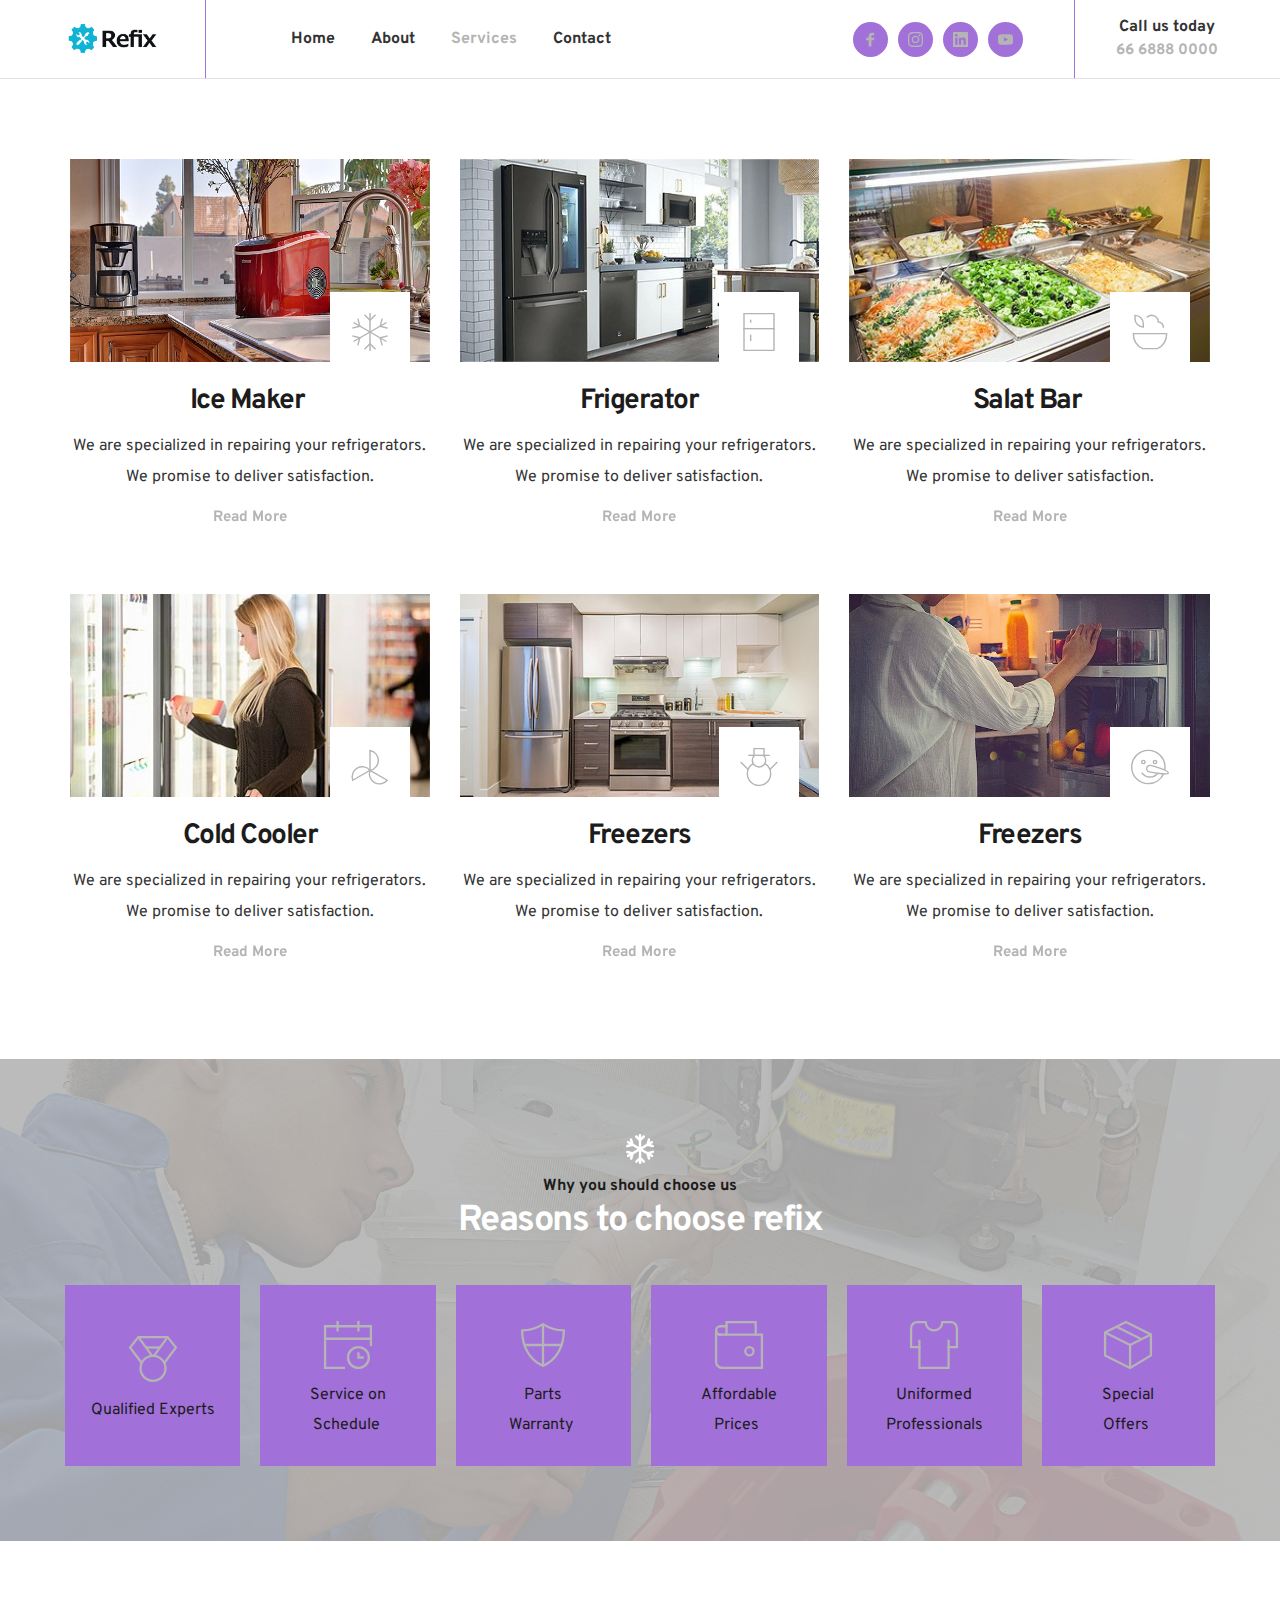
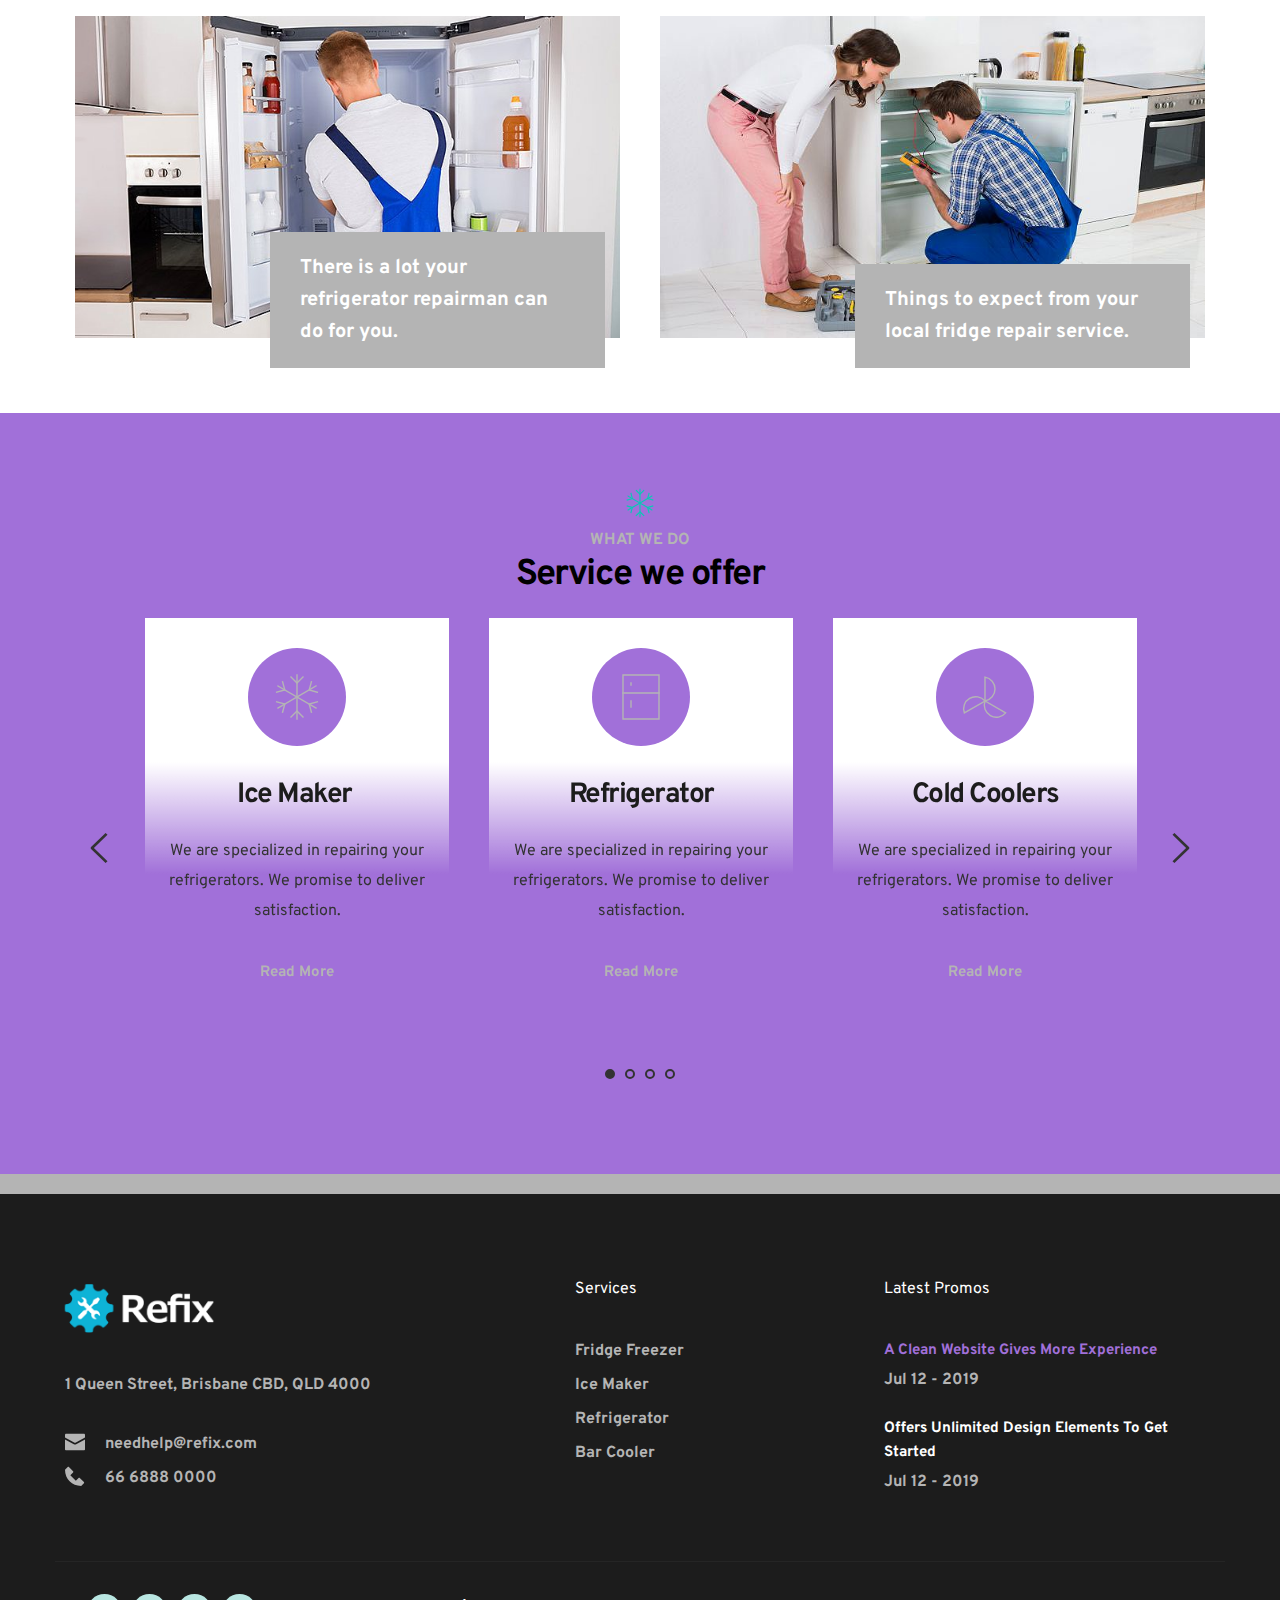
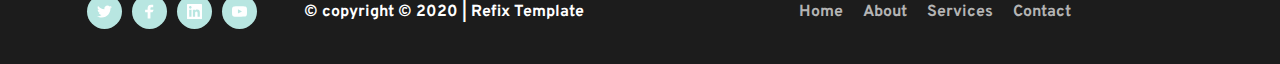
<file: services.html>
<!DOCTYPE html><html lang="en"><head><meta charset="utf-8"><link rel="canonical" href="https://tradie.onrender.com/services" /><link rel="icon" href="https://a-cloud.b-cdn.net/images/cropped-favicon-192x192.png" sizes="16x16"><title>Services</title><meta name="description" content=""><meta property="og:title" content=""><meta property="og:description" content=""><meta property="og:url" content="https://tradie.onrender.com/services"><meta content="summary_large_image" name="twitter:card"><!-- ASSETS --><meta name="viewport" content="width=device-width, initial-scale=1"><link class="brz-link brz-link-google-prefetch" rel="dns-prefetch" href="//ajax.googleapis.com"><link class="brz-link brz-link-google-prefetch" rel="dns-prefetch" href="//fonts.googleapis.com"><link class="brz-link brz-link-google-preconnect" rel="preconnect" href="https://fonts.gstatic.com/" crossorigin><link class="brz-link brz-link-cdn-preconnect" rel="preconnect" href="https://a-cloud.b-cdn.net" crossorigin><link href="https://fonts.bunny.net/css?family=Lato:100,100italic,300,300italic,regular,italic,700,700italic,900,900italic|Overpass:100,100italic,200,200italic,300,300italic,regular,italic,600,600italic,700,700italic,800,800italic,900,900italic&subset=arabic,bengali,cyrillic,cyrillic-ext,devanagari,greek,greek-ext,gujarati,hebrew,khmer,korean,latin-ext,tamil,telugu,thai,vietnamese&display=swap" class="brz-link brz-link-google" type="text/css" rel="stylesheet"/><link href="assets/f999fc54e42041df7888f2d5b56e4f67.css" class="brz-link brz-link-preview-lib" data-group="group-2" rel="stylesheet"/><link href="assets/dbd45c43fe09a78547d551f31faf9cc8.css" class="brz-link brz-link-preview-lib-pro" data-group="group-2" rel="stylesheet"/><link href="assets/1d0cd0af0cfb5af29c79678229cfc7f7.css" class="brz-link brz-link-preview-pro" rel="stylesheet"/><style class="brz-style">.brz .css-lnj2qv, .brz [data-css-lnj2qv] {color: rgba(var(--brz-global-color6),1);border-color: rgba(35,157,219,0);background-color: rgba(var(--brz-global-color1),1);background-image: none;border-width: 0;border-style: solid;width: 35px;height: 35px;font-size: 15px;padding: 10px;border-radius: 21px;stroke-width: 0;box-shadow: none;transition: all .5s ease-in-out;transition-property: background,border-radius,color,border-color,box-shadow;-webkit-transition: all .5s ease-in-out;-moz-transition: all .5s ease-in-out;-webkit-transition-property: background,border-radius,color,border-color,box-shadow;-moz-transition-property: background,border-radius,color,border-color,box-shadow;}
@media (min-width: 991px) {.brz .css-lnj2qv:hover, .brz [data-css-lnj2qv]:hover {color: rgba(var(--brz-global-color8),1);border-color: rgba(var(--brz-global-color3),1);background-color: rgba(var(--brz-global-color3),1);background-image: none;box-shadow: none;}}
@media (max-width: 991px) {.brz .css-lnj2qv, .brz [data-css-lnj2qv] {width: 35px;height: 35px;font-size: 15px;padding: 10px;border-radius: 21px;stroke-width: 0;}}
@media (max-width: 767px) {.brz .css-lnj2qv, .brz [data-css-lnj2qv] {width: 35px;height: 35px;font-size: 15px;padding: 10px;border-radius: 21px;stroke-width: 0;}}
.brz .css-wzzd85, .brz [data-css-wzzd85] {color: rgba(var(--brz-global-color6),1);border-color: rgba(35,157,219,0);background-color: rgba(var(--brz-global-color8),1);background-image: none;border-width: 0;border-style: solid;width: 80px;height: 80px;font-size: 40px;padding: 20px;border-radius: 0;stroke-width: 1.4;box-shadow: none;transition: all .5s ease-in-out;transition-property: background,border-radius,color,border-color,box-shadow;-webkit-transition: all .5s ease-in-out;-moz-transition: all .5s ease-in-out;-webkit-transition-property: background,border-radius,color,border-color,box-shadow;-moz-transition-property: background,border-radius,color,border-color,box-shadow;}
@media (min-width: 991px) {.brz .css-wzzd85:hover, .brz [data-css-wzzd85]:hover {color: rgba(var(--brz-global-color8),.8);border-color: rgba(var(--brz-global-color3),1);background-color: rgba(var(--brz-global-color3),1);background-image: none;box-shadow: none;}}
@media (max-width: 991px) {.brz .css-wzzd85, .brz [data-css-wzzd85] {width: 80px;height: 80px;font-size: 40px;padding: 20px;border-radius: 0px;stroke-width: 1.4;}}
@media (max-width: 767px) {.brz .css-wzzd85, .brz [data-css-wzzd85] {width: 80px;height: 80px;font-size: 40px;padding: 20px;border-radius: 0px;stroke-width: 1.4;}}
.brz .css-1npi050, .brz [data-css-1npi050] {color: rgba(var(--brz-global-color8),1);border-color: rgba(35,157,219,0);background-color: rgba(189,225,244,0);background-image: none;border-width: 0;border-style: solid;width: 30px;height: 30px;font-size: 30px;padding: 0px;border-radius: 0;stroke-width: 0;box-shadow: none;transition: all .5s ease-in-out;transition-property: background,border-radius,color,border-color,box-shadow;-webkit-transition: all .5s ease-in-out;-moz-transition: all .5s ease-in-out;-webkit-transition-property: background,border-radius,color,border-color,box-shadow;-moz-transition-property: background,border-radius,color,border-color,box-shadow;}
@media (min-width: 991px) {.brz .css-1npi050:hover, .brz [data-css-1npi050]:hover {color: rgba(var(--brz-global-color8),.8);border-color: rgba(35,157,219,0);background-color: rgba(189,225,244,0);background-image: none;box-shadow: none;}}
@media (max-width: 991px) {.brz .css-1npi050, .brz [data-css-1npi050] {width: 30px;height: 30px;font-size: 30px;padding: 0px;border-radius: 0px;stroke-width: 0;}}
@media (max-width: 767px) {.brz .css-1npi050, .brz [data-css-1npi050] {width: 30px;height: 30px;font-size: 30px;padding: 0px;border-radius: 0px;stroke-width: 0;}}
.brz .css-1q8h20s, .brz [data-css-1q8h20s] {color: rgba(var(--brz-global-color6),1);border-color: rgba(35,157,219,0);background-color: rgba(189,225,244,0);background-image: none;border-width: 0;border-style: solid;width: 50px;height: 50px;font-size: 50px;padding: 0px;border-radius: 0;stroke-width: 2.3;box-shadow: none;transition: all .5s ease-in-out;transition-property: background,border-radius,color,border-color,box-shadow;-webkit-transition: all .5s ease-in-out;-moz-transition: all .5s ease-in-out;-webkit-transition-property: background,border-radius,color,border-color,box-shadow;-moz-transition-property: background,border-radius,color,border-color,box-shadow;}
@media (min-width: 991px) {.brz .css-1q8h20s:hover, .brz [data-css-1q8h20s]:hover {color: rgba(var(--brz-global-color6),.8);border-color: rgba(35,157,219,0);background-color: rgba(189,225,244,0);background-image: none;box-shadow: none;}}
@media (max-width: 991px) {.brz .css-1q8h20s, .brz [data-css-1q8h20s] {width: 50px;height: 50px;font-size: 50px;padding: 0px;border-radius: 0px;stroke-width: 2.3;}}
@media (max-width: 767px) {.brz .css-1q8h20s, .brz [data-css-1q8h20s] {width: 50px;height: 50px;font-size: 50px;padding: 0px;border-radius: 0px;stroke-width: 2.3;}}
.brz .css-s13a8h, .brz [data-css-s13a8h] {color: rgba(var(--brz-global-color3),1);border-color: rgba(35,157,219,0);background-color: rgba(189,225,244,0);background-image: none;border-width: 0;border-style: solid;width: 30px;height: 30px;font-size: 30px;padding: 0px;border-radius: 0;stroke-width: 1.1;box-shadow: none;transition: all .5s ease-in-out;transition-property: background,border-radius,color,border-color,box-shadow;-webkit-transition: all .5s ease-in-out;-moz-transition: all .5s ease-in-out;-webkit-transition-property: background,border-radius,color,border-color,box-shadow;-moz-transition-property: background,border-radius,color,border-color,box-shadow;}
@media (min-width: 991px) {.brz .css-s13a8h:hover, .brz [data-css-s13a8h]:hover {color: rgba(var(--brz-global-color3),.8);border-color: rgba(35,157,219,0);background-color: rgba(189,225,244,0);background-image: none;box-shadow: none;}}
@media (max-width: 991px) {.brz .css-s13a8h, .brz [data-css-s13a8h] {width: 30px;height: 30px;font-size: 30px;padding: 0px;border-radius: 0px;stroke-width: 1.1;}}
@media (max-width: 767px) {.brz .css-s13a8h, .brz [data-css-s13a8h] {width: 30px;height: 30px;font-size: 30px;padding: 0px;border-radius: 0px;stroke-width: 1.1;}}
.brz .css-fe4ayc, .brz [data-css-fe4ayc] {color: rgba(var(--brz-global-color6),1);border-color: rgba(35,157,219,0);background-color: rgba(var(--brz-global-color1),1);background-image: none;border-width: 0;border-style: solid;width: 98px;height: 98px;font-size: 48px;padding: 25px;border-radius: 52px;stroke-width: 1.4;box-shadow: none;transition: all .5s ease-in-out;transition-property: background,border-radius,color,border-color,box-shadow;-webkit-transition: all .5s ease-in-out;-moz-transition: all .5s ease-in-out;-webkit-transition-property: background,border-radius,color,border-color,box-shadow;-moz-transition-property: background,border-radius,color,border-color,box-shadow;}
@media (min-width: 991px) {.brz .css-fe4ayc:hover, .brz [data-css-fe4ayc]:hover {color: rgba(var(--brz-global-color6),.8);border-color: rgba(var(--brz-global-color3),1);background-color: rgba(var(--brz-global-color1),1);background-image: none;box-shadow: none;}}
@media (max-width: 991px) {.brz .css-fe4ayc, .brz [data-css-fe4ayc] {width: 98px;height: 98px;font-size: 48px;padding: 25px;border-radius: 52px;stroke-width: 1.4;}}
@media (max-width: 767px) {.brz .css-fe4ayc, .brz [data-css-fe4ayc] {width: 98px;height: 98px;font-size: 48px;padding: 25px;border-radius: 52px;stroke-width: 1.4;}}
.brz .css-1kcecen, .brz [data-css-1kcecen] {color: rgba(var(--brz-global-color6),1);border-color: rgba(35,157,219,0);background-color: rgba(189,225,244,0);background-image: none;border-width: 0;border-style: solid;width: 20px;height: 20px;font-size: 20px;padding: 0px;border-radius: 0;stroke-width: 0;box-shadow: none;transition: all .5s ease-in-out;transition-property: background,border-radius,color,border-color,box-shadow;-webkit-transition: all .5s ease-in-out;-moz-transition: all .5s ease-in-out;-webkit-transition-property: background,border-radius,color,border-color,box-shadow;-moz-transition-property: background,border-radius,color,border-color,box-shadow;}
@media (min-width: 991px) {.brz .css-1kcecen:hover, .brz [data-css-1kcecen]:hover {color: rgba(var(--brz-global-color6),.8);border-color: rgba(35,157,219,0);background-color: rgba(189,225,244,0);background-image: none;box-shadow: none;}}
@media (max-width: 991px) {.brz .css-1kcecen, .brz [data-css-1kcecen] {width: 20px;height: 20px;font-size: 20px;padding: 0px;border-radius: 0px;stroke-width: 0;}}
@media (max-width: 767px) {.brz .css-1kcecen, .brz [data-css-1kcecen] {width: 20px;height: 20px;font-size: 20px;padding: 0px;border-radius: 0px;stroke-width: 0;}}
.brz .css-1tq927q, .brz [data-css-1tq927q] {color: rgba(var(--brz-global-color8),1);border-color: rgba(35,157,219,0);background-color: rgba(var(--brz-global-color4),1);background-image: none;border-width: 0;border-style: solid;width: 35px;height: 35px;font-size: 15px;padding: 10px;border-radius: 21px;stroke-width: 0;box-shadow: none;transition: all .5s ease-in-out;transition-property: background,border-radius,color,border-color,box-shadow;-webkit-transition: all .5s ease-in-out;-moz-transition: all .5s ease-in-out;-webkit-transition-property: background,border-radius,color,border-color,box-shadow;-moz-transition-property: background,border-radius,color,border-color,box-shadow;}
@media (min-width: 991px) {.brz .css-1tq927q:hover, .brz [data-css-1tq927q]:hover {color: rgba(var(--brz-global-color8),1);border-color: rgba(var(--brz-global-color3),1);background-color: rgba(var(--brz-global-color3),1);background-image: none;box-shadow: none;}}
@media (max-width: 991px) {.brz .css-1tq927q, .brz [data-css-1tq927q] {width: 35px;height: 35px;font-size: 15px;padding: 10px;border-radius: 21px;stroke-width: 0;}}
@media (max-width: 767px) {.brz .css-1tq927q, .brz [data-css-1tq927q] {width: 35px;height: 35px;font-size: 15px;padding: 10px;border-radius: 21px;stroke-width: 0;}}</style><style class="brz-style">.brz .brz-css-utlsn {z-index: auto;margin: 0;}
.brz .brz-css-utlsn.brz-section .brz-section__content {min-height: auto;display: flex;}
.brz .brz-css-utlsn .brz-container {justify-content: center;}
.brz .brz-css-utlsn > .slick-slider > .brz-slick-slider__dots {color: rgba(0,0,0,1);}
.brz .brz-css-utlsn > .slick-slider > .brz-slick-slider__arrow {color: rgba(0,0,0,.7);}
@media (min-width:991px) {.brz .brz-css-utlsn {display: block;}}
@media (min-width:991px) {.brz .brz-css-utlsn > .slick-slider > .brz-slick-slider__arrow:hover {color: rgba(0,0,0,1);}}
@media (max-width:991px) and (min-width:768px) {.brz .brz-css-utlsn {z-index: auto;margin: 0;}
	.brz .brz-css-utlsn.brz-section .brz-section__content {min-height: auto;display: flex;}
	.brz .brz-css-utlsn .brz-container {justify-content: center;}
	.brz .brz-css-utlsn > .slick-slider > .brz-slick-slider__dots {color: rgba(0,0,0,1);}
	.brz .brz-css-utlsn > .slick-slider > .brz-slick-slider__arrow {color: rgba(0,0,0,.7);}}
@media (max-width:991px) and (min-width:768px) {.brz .brz-css-utlsn {display: block;}}
@media (max-width:767px) {.brz .brz-css-utlsn {z-index: auto;margin: 0;}
	.brz .brz-css-utlsn.brz-section .brz-section__content {min-height: auto;display: flex;}
	.brz .brz-css-utlsn .brz-container {justify-content: center;}
	.brz .brz-css-utlsn > .slick-slider > .brz-slick-slider__dots {color: rgba(0,0,0,1);}
	.brz .brz-css-utlsn > .slick-slider > .brz-slick-slider__arrow {color: rgba(0,0,0,.7);}}
@media (max-width:767px) {.brz .brz-css-utlsn {display: block;}}
.brz .brz-css-kqzea {padding: 75px 0px 75px 0px;}
.brz .brz-css-kqzea > .brz-bg {border: 0px solid rgba(102,115,141,0);border-radius: 0px;mix-blend-mode: normal;}
.brz .brz-css-kqzea > .brz-bg > .brz-bg-image {background-image: none;display: block;background-size: cover;background-repeat: no-repeat;}
.brz .brz-css-kqzea > .brz-bg > .brz-bg-image:after {content: "";background-image: none;}
.brz .brz-css-kqzea > .brz-bg > .brz-bg-color {background-color: rgba(0,0,0,0);background-image: none;}
.brz .brz-css-kqzea > .brz-bg > .brz-bg-map {display: none;}
.brz .brz-css-kqzea > .brz-bg > .brz-bg-video {display: none;}
.brz .brz-css-kqzea > .brz-bg > .brz-bg-shape__top {background-size: 100% 100px;height: 100px;transform: rotateX(0deg) rotateY(0deg);z-index: auto;}
.brz .brz-css-kqzea > .brz-bg > .brz-bg-shape__top::after {background-image: none;-webkit-mask-image: none;background-size: 100% 100px;height: 100px;}
.brz .brz-css-kqzea > .brz-bg > .brz-bg-shape__bottom {background-size: 100% 100px;height: 100px;transform: rotateX(-180deg) rotateY(-180deg);z-index: auto;}
.brz .brz-css-kqzea > .brz-bg > .brz-bg-shape__bottom::after {background-image: none;-webkit-mask-image: none;background-size: 100% 100px;height: 100px;}
@media (min-width:991px) {.brz .brz-css-kqzea > .brz-bg > .brz-bg-image {background-attachment: scroll;}}
@media (max-width:991px) and (min-width:768px) {.brz .brz-css-kqzea {padding: 50px 15px 50px 15px;}
	.brz .brz-css-kqzea > .brz-bg {border: 0px solid rgba(102,115,141,0);border-radius: 0px;mix-blend-mode: normal;}
	.brz .brz-css-kqzea > .brz-bg > .brz-bg-image {background-image: none;display: block;background-size: cover;background-repeat: no-repeat;}
	.brz .brz-css-kqzea > .brz-bg > .brz-bg-image:after {content: "";background-image: none;}
	.brz .brz-css-kqzea > .brz-bg > .brz-bg-color {background-color: rgba(0,0,0,0);background-image: none;}
	.brz .brz-css-kqzea > .brz-bg > .brz-bg-map {display: none;}
	.brz .brz-css-kqzea > .brz-bg > .brz-bg-video {display: none;}
	.brz .brz-css-kqzea > .brz-bg > .brz-bg-shape__top {background-size: 100% 100px;height: 100px;transform: rotateX(0deg) rotateY(0deg);z-index: auto;}
	.brz .brz-css-kqzea > .brz-bg > .brz-bg-shape__top::after {background-image: none;-webkit-mask-image: none;background-size: 100% 100px;height: 100px;}
	.brz .brz-css-kqzea > .brz-bg > .brz-bg-shape__bottom {background-size: 100% 100px;height: 100px;transform: rotateX(-180deg) rotateY(-180deg);z-index: auto;}
	.brz .brz-css-kqzea > .brz-bg > .brz-bg-shape__bottom::after {background-image: none;-webkit-mask-image: none;background-size: 100% 100px;height: 100px;}}
@media (max-width:767px) {.brz .brz-css-kqzea {padding: 25px 15px 25px 15px;}
	.brz .brz-css-kqzea > .brz-bg {border: 0px solid rgba(102,115,141,0);border-radius: 0px;mix-blend-mode: normal;}
	.brz .brz-css-kqzea > .brz-bg > .brz-bg-image {background-image: none;display: block;background-size: cover;background-repeat: no-repeat;}
	.brz .brz-css-kqzea > .brz-bg > .brz-bg-image:after {content: "";background-image: none;}
	.brz .brz-css-kqzea > .brz-bg > .brz-bg-color {background-color: rgba(0,0,0,0);background-image: none;}
	.brz .brz-css-kqzea > .brz-bg > .brz-bg-map {display: none;}
	.brz .brz-css-kqzea > .brz-bg > .brz-bg-video {display: none;}
	.brz .brz-css-kqzea > .brz-bg > .brz-bg-shape__top {background-size: 100% 100px;height: 100px;transform: rotateX(0deg) rotateY(0deg);z-index: auto;}
	.brz .brz-css-kqzea > .brz-bg > .brz-bg-shape__top::after {background-image: none;-webkit-mask-image: none;background-size: 100% 100px;height: 100px;}
	.brz .brz-css-kqzea > .brz-bg > .brz-bg-shape__bottom {background-size: 100% 100px;height: 100px;transform: rotateX(-180deg) rotateY(-180deg);z-index: auto;}
	.brz .brz-css-kqzea > .brz-bg > .brz-bg-shape__bottom::after {background-image: none;-webkit-mask-image: none;background-size: 100% 100px;height: 100px;}}
.brz .brz-css-awmoz {border: 0px solid transparent;}
@media (min-width:991px) {.brz .brz-css-awmoz {max-width: calc(1 * var(--brz-section-container-max-width,1170px));}}
@media (max-width:991px) and (min-width:768px) {.brz .brz-css-awmoz {border: 0px solid transparent;}}
@media (max-width:991px) and (min-width:768px) {.brz .brz-css-awmoz {max-width: 100%;}}
@media (max-width:767px) {.brz .brz-css-awmoz {border: 0px solid transparent;}}
@media (max-width:767px) {.brz .brz-css-awmoz {max-width: 100%;}}
.brz .brz-css-tizqe {margin: 0;z-index: auto;align-items: flex-start;}
.brz .brz-css-tizqe > .brz-bg {border: 0px solid rgba(102,115,141,0);border-radius: 0px;box-shadow: none;max-width: 100%;mix-blend-mode: normal;}
.brz .brz-css-tizqe > .brz-bg > .brz-bg-image {background-image: none;display: block;}
.brz .brz-css-tizqe > .brz-bg > .brz-bg-image:after {content: "";background-image: none;}
.brz .brz-css-tizqe > .brz-bg > .brz-bg-color {background-color: rgba(0,0,0,0);background-image: none;}
.brz .brz-css-tizqe > .brz-bg > .brz-bg-map {display: none;}
.brz .brz-css-tizqe > .brz-bg > .brz-bg-video {display: none;}
.brz .brz-css-tizqe > .brz-row {border: 0px solid transparent;}
@media (min-width:991px) {.brz .brz-css-tizqe {min-height: auto;display: flex;}
	.brz .brz-css-tizqe > .brz-bg {transition-duration: .5s;transition-property: filter,box-shadow,background,border-radius,border-color;}
	.brz .brz-css-tizqe > .brz-bg > .brz-bg-image {transition-duration: .5s;transition-property: filter,box-shadow,background,border-radius,border-color;}
	.brz .brz-css-tizqe > .brz-bg > .brz-bg-color {transition-duration: .5s;transition-property: filter,box-shadow,background,border-radius,border-color;}
	.brz .brz-css-tizqe > .brz-bg > .brz-bg-video {transition-duration: .5s;transition-property: filter,box-shadow,background,border-radius,border-color;}
	.brz .brz-css-tizqe > .brz-row {transition-duration: .5s;transition-property: filter,box-shadow,background,border-radius,border-color;}}
@media (max-width:991px) and (min-width:768px) {.brz .brz-css-tizqe {margin: 0;z-index: auto;align-items: flex-start;}
	.brz .brz-css-tizqe > .brz-bg {border: 0px solid rgba(102,115,141,0);border-radius: 0px;box-shadow: none;max-width: 100%;mix-blend-mode: normal;}
	.brz .brz-css-tizqe > .brz-bg > .brz-bg-image {background-image: none;display: block;}
	.brz .brz-css-tizqe > .brz-bg > .brz-bg-image:after {content: "";background-image: none;}
	.brz .brz-css-tizqe > .brz-bg > .brz-bg-color {background-color: rgba(0,0,0,0);background-image: none;}
	.brz .brz-css-tizqe > .brz-bg > .brz-bg-map {display: none;}
	.brz .brz-css-tizqe > .brz-bg > .brz-bg-video {display: none;}
	.brz .brz-css-tizqe > .brz-row {border: 0px solid transparent;}}
@media (max-width:991px) and (min-width:768px) {.brz .brz-css-tizqe {min-height: auto;display: flex;}
	.brz .brz-css-tizqe > .brz-bg {transition-duration: .5s;transition-property: filter,box-shadow,background,border-radius,border-color;}
	.brz .brz-css-tizqe > .brz-bg > .brz-bg-image {transition-duration: .5s;transition-property: filter,box-shadow,background,border-radius,border-color;}
	.brz .brz-css-tizqe > .brz-bg > .brz-bg-color {transition-duration: .5s;transition-property: filter,box-shadow,background,border-radius,border-color;}
	.brz .brz-css-tizqe > .brz-bg > .brz-bg-video {transition-duration: .5s;transition-property: filter,box-shadow,background,border-radius,border-color;}
	.brz .brz-css-tizqe > .brz-row {flex-direction: row;flex-wrap: wrap;justify-content: flex-start;transition-duration: .5s;transition-property: filter,box-shadow,background,border-radius,border-color;}}
@media (max-width:767px) {.brz .brz-css-tizqe {margin: 0;z-index: auto;align-items: flex-start;}
	.brz .brz-css-tizqe > .brz-bg {border: 0px solid rgba(102,115,141,0);border-radius: 0px;box-shadow: none;max-width: 100%;mix-blend-mode: normal;}
	.brz .brz-css-tizqe > .brz-bg > .brz-bg-image {background-image: none;display: block;}
	.brz .brz-css-tizqe > .brz-bg > .brz-bg-image:after {content: "";background-image: none;}
	.brz .brz-css-tizqe > .brz-bg > .brz-bg-color {background-color: rgba(0,0,0,0);background-image: none;}
	.brz .brz-css-tizqe > .brz-bg > .brz-bg-map {display: none;}
	.brz .brz-css-tizqe > .brz-bg > .brz-bg-video {display: none;}
	.brz .brz-css-tizqe > .brz-row {border: 0px solid transparent;}}
@media (max-width:767px) {.brz .brz-css-tizqe {min-height: auto;display: flex;}
	.brz .brz-css-tizqe > .brz-bg {transition-duration: .5s;transition-property: filter,box-shadow,background,border-radius,border-color;}
	.brz .brz-css-tizqe > .brz-bg > .brz-bg-image {transition-duration: .5s;transition-property: filter,box-shadow,background,border-radius,border-color;}
	.brz .brz-css-tizqe > .brz-bg > .brz-bg-color {transition-duration: .5s;transition-property: filter,box-shadow,background,border-radius,border-color;}
	.brz .brz-css-tizqe > .brz-bg > .brz-bg-video {transition-duration: .5s;transition-property: filter,box-shadow,background,border-radius,border-color;}
	.brz .brz-css-tizqe > .brz-row {flex-direction: row;flex-wrap: wrap;justify-content: flex-start;transition-duration: .5s;transition-property: filter,box-shadow,background,border-radius,border-color;}}
.brz .brz-css-hgpas {padding: 10px;max-width: 100%;}
@media (max-width:991px) and (min-width:768px) {.brz .brz-css-hgpas {padding: 0;max-width: 100%;}}
@media (max-width:767px) {.brz .brz-css-hgpas {padding: 0;max-width: 100%;}}
.brz .brz-css-gyhwe {z-index: auto;flex: 1 1 50%;max-width: 50%;justify-content: flex-start;}
.brz .brz-css-gyhwe > .brz-bg {border: 0px solid rgba(102,115,141,0);border-radius: 0px;box-shadow: none;margin: 0;mix-blend-mode: normal;}
.brz .brz-css-gyhwe > .brz-bg > .brz-bg-image {background-image: none;display: block;}
.brz .brz-css-gyhwe > .brz-bg > .brz-bg-image:after {content: "";background-image: none;}
.brz .brz-css-gyhwe > .brz-bg > .brz-bg-color {background-color: rgba(0,0,0,0);background-image: none;}
.brz .brz-css-gyhwe > .brz-bg > .brz-bg-map {display: none;}
.brz .brz-css-gyhwe > .brz-bg > .brz-bg-video {display: none;}
@media (min-width:991px) {.brz .brz-css-gyhwe > .brz-bg {transition-duration: .5s;transition-property: filter,box-shadow,background,border-radius,border-color;}
	.brz .brz-css-gyhwe > .brz-bg > .brz-bg-image {transition-duration: .5s;transition-property: filter,box-shadow,background,border-radius,border-color;}
	.brz .brz-css-gyhwe > .brz-bg > .brz-bg-color {transition-duration: .5s;transition-property: filter,box-shadow,background,border-radius,border-color;}}
@media (max-width:991px) and (min-width:768px) {.brz .brz-css-gyhwe {z-index: auto;flex: 1 1 50%;max-width: 50%;justify-content: flex-start;}
	.brz .brz-css-gyhwe > .brz-bg {border: 0px solid rgba(102,115,141,0);border-radius: 0px;box-shadow: none;margin: 0;mix-blend-mode: normal;}
	.brz .brz-css-gyhwe > .brz-bg > .brz-bg-image {background-image: none;display: block;}
	.brz .brz-css-gyhwe > .brz-bg > .brz-bg-image:after {content: "";background-image: none;}
	.brz .brz-css-gyhwe > .brz-bg > .brz-bg-color {background-color: rgba(0,0,0,0);background-image: none;}
	.brz .brz-css-gyhwe > .brz-bg > .brz-bg-map {display: none;}
	.brz .brz-css-gyhwe > .brz-bg > .brz-bg-video {display: none;}}
@media (max-width:991px) and (min-width:768px) {.brz .brz-css-gyhwe > .brz-bg {transition-duration: .5s;transition-property: filter,box-shadow,background,border-radius,border-color;}
	.brz .brz-css-gyhwe > .brz-bg > .brz-bg-image {transition-duration: .5s;transition-property: filter,box-shadow,background,border-radius,border-color;}
	.brz .brz-css-gyhwe > .brz-bg > .brz-bg-color {transition-duration: .5s;transition-property: filter,box-shadow,background,border-radius,border-color;}}
@media (max-width:767px) {.brz .brz-css-gyhwe {z-index: auto;flex: 1 1 100%;max-width: 100%;justify-content: flex-start;}
	.brz .brz-css-gyhwe > .brz-bg {border: 0px solid rgba(102,115,141,0);border-radius: 0px;box-shadow: none;margin: 10px 0px 10px 0px;mix-blend-mode: normal;}
	.brz .brz-css-gyhwe > .brz-bg > .brz-bg-image {background-image: none;display: block;}
	.brz .brz-css-gyhwe > .brz-bg > .brz-bg-image:after {content: "";background-image: none;}
	.brz .brz-css-gyhwe > .brz-bg > .brz-bg-color {background-color: rgba(0,0,0,0);background-image: none;}
	.brz .brz-css-gyhwe > .brz-bg > .brz-bg-map {display: none;}
	.brz .brz-css-gyhwe > .brz-bg > .brz-bg-video {display: none;}}
@media (max-width:767px) {.brz .brz-css-gyhwe > .brz-bg {transition-duration: .5s;transition-property: filter,box-shadow,background,border-radius,border-color;}
	.brz .brz-css-gyhwe > .brz-bg > .brz-bg-image {transition-duration: .5s;transition-property: filter,box-shadow,background,border-radius,border-color;}
	.brz .brz-css-gyhwe > .brz-bg > .brz-bg-color {transition-duration: .5s;transition-property: filter,box-shadow,background,border-radius,border-color;}}
.brz .brz-css-bbvvj {z-index: auto;margin: 0;border: 0px solid transparent;padding: 5px 15px 5px 15px;min-height: auto;}
@media (min-width:991px) {.brz .brz-css-bbvvj {display: flex;transition-duration: .5s;transition-property: filter,box-shadow,background,border-radius,border-color;}}
@media (max-width:991px) and (min-width:768px) {.brz .brz-css-bbvvj {z-index: auto;margin: 0;border: 0px solid transparent;padding: 5px 15px 5px 15px;min-height: auto;}}
@media (max-width:991px) and (min-width:768px) {.brz .brz-css-bbvvj {display: flex;transition-duration: .5s;transition-property: filter,box-shadow,background,border-radius,border-color;}}
@media (max-width:767px) {.brz .brz-css-bbvvj {z-index: auto;margin: 10px 0px 10px 0px;border: 0px solid transparent;padding: 0;min-height: auto;}}
@media (max-width:767px) {.brz .brz-css-bbvvj {display: flex;transition-duration: .5s;transition-property: filter,box-shadow,background,border-radius,border-color;}}
.brz .brz-css-qmfnc {padding: 0;margin: 10px 0px 10px 0px;justify-content: center;position: relative;}
@media (min-width:991px) {.brz .brz-css-qmfnc {display: flex;z-index: auto;position: relative;}}
@media (max-width:991px) and (min-width:768px) {.brz .brz-css-qmfnc {padding: 0;margin: 10px 0px 10px 0px;justify-content: center;position: relative;}}
@media (max-width:991px) and (min-width:768px) {.brz .brz-css-qmfnc {display: flex;z-index: auto;position: relative;}}
@media (max-width:767px) {.brz .brz-css-qmfnc {padding: 0;margin: 10px 0px 10px 0px;justify-content: center;position: relative;}}
@media (max-width:767px) {.brz .brz-css-qmfnc {display: flex;z-index: auto;position: relative;}}
.brz .brz-css-tmigi {max-width: 59%;height: auto;box-shadow: none;border: 0px solid rgba(102,115,141,0);border-radius: 0px;}
.brz .brz-css-tmigi:after {box-shadow: none;background-color: rgba(255,255,255,0);background-image: none;}
@media (min-width:991px) {.brz .brz-css-tmigi {transition-duration: .5s;transition-property: border,box-shadow,filter,background-color;}
	.brz .brz-css-tmigi:after {transition-duration: .5s;transition-property: border,box-shadow,filter,background-color;}
	.brz .brz-css-tmigi .brz-picture {transition-duration: .5s;transition-property: border,box-shadow,filter,background-color;}}
@media (max-width:991px) and (min-width:768px) {.brz .brz-css-tmigi {max-width: 75%;height: auto;box-shadow: none;border: 0px solid rgba(102,115,141,0);border-radius: 0px;}
	.brz .brz-css-tmigi:after {box-shadow: none;background-color: rgba(255,255,255,0);background-image: none;}}
@media (max-width:991px) and (min-width:768px) {.brz .brz-css-tmigi {transition-duration: .5s;transition-property: border,box-shadow,filter,background-color;}
	.brz .brz-css-tmigi:after {transition-duration: .5s;transition-property: border,box-shadow,filter,background-color;}
	.brz .brz-css-tmigi .brz-picture {transition-duration: .5s;transition-property: border,box-shadow,filter,background-color;}}
@media (max-width:767px) {.brz .brz-css-tmigi {max-width: 68%;height: auto;box-shadow: none;border: 0px solid rgba(102,115,141,0);border-radius: 0px;}
	.brz .brz-css-tmigi:after {box-shadow: none;background-color: rgba(255,255,255,0);background-image: none;}}
@media (max-width:767px) {.brz .brz-css-tmigi {transition-duration: .5s;transition-property: border,box-shadow,filter,background-color;}
	.brz .brz-css-tmigi:after {transition-duration: .5s;transition-property: border,box-shadow,filter,background-color;}
	.brz .brz-css-tmigi .brz-picture {transition-duration: .5s;transition-property: border,box-shadow,filter,background-color;}}
.brz .brz-css-ciopw {padding-top: 39.0028%;}
.brz .brz-css-ciopw > .brz-img {position: absolute;width: 100%;}
@media (max-width:991px) and (min-width:768px) {.brz .brz-css-ciopw {padding-top: 37.1287%;}
	.brz .brz-css-ciopw > .brz-img {position: absolute;width: 100%;}}
@media (max-width:767px) {.brz .brz-css-ciopw {padding-top: 36.854%;}
	.brz .brz-css-ciopw > .brz-img {position: absolute;width: 100%;}}
@media (min-width:991px) {.brz .brz-css-ujmut .brz-mm-menu__icon {display: none;font-size: 18px;color: rgba(51,51,51,1);}
	.brz .brz-css-ujmut .brz-menu {display: flex;}}
@media (max-width:991px) and (min-width:768px) {.brz .brz-css-ujmut .brz-mm-menu__icon {display: flex;font-size: 18px;color: rgba(51,51,51,1);}
	.brz .brz-css-ujmut .brz-menu {display: none;}}
@media (max-width:767px) {.brz .brz-css-ujmut .brz-mm-menu__icon {display: flex;font-size: 18px;color: rgba(51,51,51,1);}
	.brz .brz-css-ujmut .brz-menu {display: none;}}
.brz .brz-css-bkzxo .brz-menu__ul {font-family: var(--brz-buttonfontfamily);color: rgba(0,0,0,1);}
.brz .brz-css-bkzxo .brz-menu__ul:not(.brz-mm-listview) {display: flex;flex-wrap: wrap;justify-content: inherit;align-items: center;max-width: none;margin: 0px -5px 0px -5px;}
.brz .brz-css-bkzxo .brz-menu__ul > .brz-menu__item > .brz-a {flex-flow: row nowrap;}
.brz .brz-css-bkzxo .brz-menu__ul > .brz-menu__item > .brz-a {color: rgba(0,0,0,1);background-color: rgba(255,255,255,0);padding: 0px 5px 0px 5px;}
.brz .brz-css-bkzxo .brz-menu__ul > .brz-menu__item.brz-menu__item--opened > .brz-a {color: rgba(0,0,0,1);background-color: rgba(255,255,255,0);}
.brz .brz-css-bkzxo .brz-menu__ul > .brz-menu__item.brz-menu__item--opened {color: rgba(0,0,0,1);background-color: transparent;border: 0px solid rgba(85,85,85,1);}
.brz .brz-css-bkzxo .brz-menu__ul > .brz-menu__item.brz-menu__item--current:not(.brz-menu__item.brz-menu__item--current:active) {color: rgba(0,0,0,1);background-color: rgba(255,255,255,0);border: 0px solid rgba(85,85,85,1);}
.brz .brz-css-bkzxo .brz-menu__ul > .brz-menu__item.brz-menu__item--current > .brz-a:not(.brz-a:active) {color: rgba(0,0,0,1);background-color: rgba(255,255,255,0);}
.brz .brz-css-bkzxo .brz-menu__item__icon {margin: 0 15px 0 0;}
.brz .brz-css-bkzxo .brz-menu__ul > .brz-menu__item {color: rgba(0,0,0,1);background-color: transparent;border: 0px solid rgba(85,85,85,1);}
.brz .brz-css-bkzxo .brz-mm-menu__item {font-family: var(--brz-buttonfontfamily);color: rgba(255,255,255,1);border-color: rgba(85,85,85,1);}
.brz nav.brz-mm-menu.brz-css-bkzxo {background-color: rgba(51,51,51,.8);}
.brz .brz-css-bkzxo.brz-mm-menu .brz-mm-menu__item .brz-mm-listitem__text {padding: 10px 20px 10px 20px;flex-flow: row nowrap;}
.brz .brz-css-bkzxo .brz-mm-menu__item:hover > .brz-mm-listitem__text {color: rgba(255,255,255,1);}
.brz .brz-css-bkzxo .brz-mm-navbar {color: rgba(255,255,255,1);}
.brz .brz-css-bkzxo .brz-mm-menu__item.brz-mm-listitem_opened {color: rgba(255,255,255,1);}
.brz .brz-css-bkzxo.brz-mm-menu.brz-mm-menu_theme-dark .brz-mm-panels, .brz .brz-css-bkzxo .brz-mm-panels > .brz-mm-panel:before {background-image: none;background-color: rgba(51,51,51,.8);}
.brz .brz-css-bkzxo.brz-mm-menu.brz-mm-menu_theme-dark .brz-mm-panels, .brz .brz-css-bkzxo .brz-mm-panels > .brz-mm-panel {background-color: rgba(51,51,51,.8);}
.brz .brz-css-bkzxo .brz-mm-panels > .brz-mm-panel {background-image: none;}
.brz .brz-css-bkzxo.brz-mm-menu.brz-mm-menu_theme-dark .brz-mm-navbar.brz-mm-listitem .brz-mm-listitem_opened > .brz-mm-listitem__text:after {border-color: rgba(85,85,85,1);}
.brz .brz-css-bkzxo .brz-mm-listitem {border-color: rgba(85,85,85,1);}
.brz .brz-css-bkzxo .brz-mm-menu__item.brz-mm-menu__item--current:not(.brz-mm-menu__item.brz-mm-menu__item--current:active) {color: rgba(255,255,255,1);}
.brz .brz-css-bkzxo .brz-mm-menu__item.brz-mm-menu__item--current:not(brz-mm-menu__item.brz-mm-menu__item--current:active):hover > .brz-mm-listitem__text {color: rgba(255,255,255,1);}
.brz .brz-css-bkzxo .brz-menu__sub-menu {font-family: var(--brz-buttonfontfamily);color: rgba(255,255,255,1);background-color: rgba(51,51,51,1);box-shadow: none;border-radius: 0px;}
.brz .brz-css-bkzxo .brz-menu__sub-menu .brz-a {flex-flow: row nowrap;}
.brz .brz-css-bkzxo .brz-menu__sub-menu .brz-a:hover {color: rgba(255,255,255,1);}
.brz .brz-css-bkzxo .brz-menu__sub-item__icon {margin: 0 15px 0 0;font-size: 12px;}
.brz .brz-css-bkzxo .brz-menu__dropdown > .brz-menu__item.brz-menu__item--current > .brz-a {color: rgba(255,255,255,1);}
.brz .brz-css-bkzxo .brz-menu__dropdown > .brz-menu__item.brz-menu__item--current {background-color: rgba(51,51,51,1);}
.brz .brz-css-bkzxo .brz-menu__dropdown > .brz-menu__item.brz-menu__item--current:hover {background-color: rgba(51,51,51,1);}
.brz .brz-css-bkzxo .brz-menu__item--current .brz-menu__sub-menu {box-shadow: none;}
.brz .brz-css-bkzxo .brz-menu__item-dropdown .brz-menu__item {background-color: rgba(51,51,51,1);color: rgba(255,255,255,1);}
.brz .brz-css-bkzxo .brz-menu__dropdown .brz-menu__item-dropdown .brz-a:hover:after {border-color: rgba(255,255,255,1);}
.brz .brz-css-bkzxo .brz-menu__dropdown > .brz-menu__item {border-bottom: 1px solid rgba(85,85,85,1);}
@media (min-width:991px) {.brz .brz-css-bkzxo .brz-menu__ul {font-size: var(--brz-buttonfontsize);font-weight: var(--brz-buttonfontweight);line-height: var(--brz-buttonlineheight);letter-spacing: var(--brz-buttonletterspacing);}
	.brz .brz-css-bkzxo .brz-menu__item__icon {font-size: 12px;}
	.brz .brz-css-bkzxo .brz-menu__ul > .brz-menu__item {padding-top: 0px;padding-bottom: 0px;margin-right: 5px;margin-left: 5px;}
	.brz .brz-css-bkzxo .brz-mm-menu__item {font-size: var(--brz-buttonfontsize);font-weight: var(--brz-buttonfontweight);line-height: var(--brz-buttonlineheight);letter-spacing: var(--brz-buttonletterspacing);}
	.brz .brz-css-bkzxo .brz-mm-menu__item .brz-a {justify-content: flex-start;}
	.brz .brz-css-bkzxo .brz-mm-menu__item__icon {margin: 0 15px 0 0;font-size: 12px;}
	.brz .brz-css-bkzxo .brz-mm-navbar {font-family: var(--brz-buttonfontfamily);font-size: var(--brz-buttonfontsize);font-weight: var(--brz-buttonfontweight);line-height: var(--brz-buttonlineheight);letter-spacing: var(--brz-buttonletterspacing);border-color: rgba(85,85,85,1);}
	.brz .brz-css-bkzxo.brz-mm-menu .brz-mm-listitem_vertical .brz-mm-btn_next {height: calc(var(--brz-buttonlineheight) * var(--brz-buttonfontsize) + 10px + 10px);padding-right: 20px;}
	.brz .brz-css-bkzxo .brz-menu__sub-menu {font-size: var(--brz-buttonfontsize);font-weight: var(--brz-buttonfontweight);line-height: var(--brz-buttonlineheight);letter-spacing: var(--brz-buttonletterspacing);}
	.brz .brz-css-bkzxo .brz-menu__dropdown {position: absolute;top: 0;width: 305px;}
	.brz .brz-css-bkzxo [data-popper-placement='left-start'] {right: calc(100% + 5px);}
	.brz .brz-css-bkzxo [data-popper-placement='right-start'] {left: calc(100% + 5px);}
	.brz .brz-css-bkzxo > .brz-menu__ul > .brz-menu__item-dropdown > .brz-menu__dropdown {top: calc(100% + 5px);width: 300px;}
	.brz .brz-css-bkzxo > .brz-menu__ul > .brz-menu__item-dropdown > [data-popper-placement='left-start'] {right: 0;}
	.brz .brz-css-bkzxo > .brz-menu__ul > .brz-menu__item-dropdown > [data-popper-placement='right-start'] {left: 0;}
	.brz .brz-css-bkzxo .brz-mega-menu__dropdown {display: none;}}
@media (max-width:991px) and (min-width:768px) {.brz .brz-css-bkzxo .brz-menu__ul {font-family: var(--brz-buttonfontfamily);color: rgba(0,0,0,1);}
	.brz .brz-css-bkzxo .brz-menu__ul:not(.brz-mm-listview) {display: flex;flex-wrap: wrap;justify-content: inherit;align-items: center;max-width: none;margin: 0px -5px 0px -5px;}
	.brz .brz-css-bkzxo .brz-menu__ul > .brz-menu__item > .brz-a {flex-flow: row nowrap;}
	.brz .brz-css-bkzxo .brz-menu__ul > .brz-menu__item > .brz-a {color: rgba(0,0,0,1);background-color: rgba(255,255,255,0);padding: 0px 5px 0px 5px;}
	.brz .brz-css-bkzxo .brz-menu__ul > .brz-menu__item.brz-menu__item--opened > .brz-a {color: rgba(0,0,0,1);background-color: rgba(255,255,255,0);}
	.brz .brz-css-bkzxo .brz-menu__ul > .brz-menu__item.brz-menu__item--opened {color: rgba(0,0,0,1);background-color: transparent;border: 0px solid rgba(85,85,85,1);}
	.brz .brz-css-bkzxo .brz-menu__ul > .brz-menu__item.brz-menu__item--current:not(.brz-menu__item.brz-menu__item--current:active) {color: rgba(0,0,0,1);background-color: rgba(255,255,255,0);border: 0px solid rgba(85,85,85,1);}
	.brz .brz-css-bkzxo .brz-menu__ul > .brz-menu__item.brz-menu__item--current > .brz-a:not(.brz-a:active) {color: rgba(0,0,0,1);background-color: rgba(255,255,255,0);}
	.brz .brz-css-bkzxo .brz-menu__item__icon {margin: 0 15px 0 0;}
	.brz .brz-css-bkzxo .brz-menu__ul > .brz-menu__item {color: rgba(0,0,0,1);background-color: transparent;border: 0px solid rgba(85,85,85,1);}
	.brz .brz-css-bkzxo .brz-mm-menu__item {font-family: var(--brz-buttonfontfamily);color: rgba(255,255,255,1);border-color: rgba(85,85,85,1);}
	.brz nav.brz-mm-menu.brz-css-bkzxo {background-color: rgba(51,51,51,.8);}
	.brz .brz-css-bkzxo.brz-mm-menu .brz-mm-menu__item .brz-mm-listitem__text {padding: 10px 20px 10px 20px;flex-flow: row nowrap;}
	.brz .brz-css-bkzxo .brz-mm-menu__item:hover > .brz-mm-listitem__text {color: rgba(255,255,255,1);}
	.brz .brz-css-bkzxo .brz-mm-navbar {color: rgba(255,255,255,1);}
	.brz .brz-css-bkzxo .brz-mm-menu__item.brz-mm-listitem_opened {color: rgba(255,255,255,1);}
	.brz .brz-css-bkzxo.brz-mm-menu.brz-mm-menu_theme-dark .brz-mm-panels, .brz .brz-css-bkzxo .brz-mm-panels > .brz-mm-panel:before {background-image: none;background-color: rgba(51,51,51,.8);}
	.brz .brz-css-bkzxo.brz-mm-menu.brz-mm-menu_theme-dark .brz-mm-panels, .brz .brz-css-bkzxo .brz-mm-panels > .brz-mm-panel {background-color: rgba(51,51,51,.8);}
	.brz .brz-css-bkzxo .brz-mm-panels > .brz-mm-panel {background-image: none;}
	.brz .brz-css-bkzxo.brz-mm-menu.brz-mm-menu_theme-dark .brz-mm-navbar.brz-mm-listitem .brz-mm-listitem_opened > .brz-mm-listitem__text:after {border-color: rgba(85,85,85,1);}
	.brz .brz-css-bkzxo .brz-mm-listitem {border-color: rgba(85,85,85,1);}
	.brz .brz-css-bkzxo .brz-mm-menu__item.brz-mm-menu__item--current:not(.brz-mm-menu__item.brz-mm-menu__item--current:active) {color: rgba(255,255,255,1);}
	.brz .brz-css-bkzxo .brz-mm-menu__item.brz-mm-menu__item--current:not(brz-mm-menu__item.brz-mm-menu__item--current:active):hover > .brz-mm-listitem__text {color: rgba(255,255,255,1);}
	.brz .brz-css-bkzxo .brz-menu__sub-menu {font-family: var(--brz-buttonfontfamily);color: rgba(255,255,255,1);background-color: rgba(51,51,51,1);box-shadow: none;border-radius: 0px;}
	.brz .brz-css-bkzxo .brz-menu__sub-menu .brz-a {flex-flow: row nowrap;}
	.brz .brz-css-bkzxo .brz-menu__sub-menu .brz-a:hover {color: rgba(255,255,255,1);}
	.brz .brz-css-bkzxo .brz-menu__sub-item__icon {margin: 0 15px 0 0;font-size: 12px;}
	.brz .brz-css-bkzxo .brz-menu__dropdown > .brz-menu__item.brz-menu__item--current > .brz-a {color: rgba(255,255,255,1);}
	.brz .brz-css-bkzxo .brz-menu__dropdown > .brz-menu__item.brz-menu__item--current {background-color: rgba(51,51,51,1);}
	.brz .brz-css-bkzxo .brz-menu__dropdown > .brz-menu__item.brz-menu__item--current:hover {background-color: rgba(51,51,51,1);}
	.brz .brz-css-bkzxo .brz-menu__item--current .brz-menu__sub-menu {box-shadow: none;}
	.brz .brz-css-bkzxo .brz-menu__item-dropdown .brz-menu__item {background-color: rgba(51,51,51,1);color: rgba(255,255,255,1);}
	.brz .brz-css-bkzxo .brz-menu__dropdown .brz-menu__item-dropdown .brz-a:hover:after {border-color: rgba(255,255,255,1);}
	.brz .brz-css-bkzxo .brz-menu__dropdown > .brz-menu__item {border-bottom: 1px solid rgba(85,85,85,1);}}
@media (max-width:991px) and (min-width:768px) {.brz .brz-css-bkzxo .brz-menu__ul {font-size: var(--brz-buttontabletfontsize);font-weight: var(--brz-buttontabletfontweight);line-height: var(--brz-buttontabletlineheight);letter-spacing: var(--brz-buttontabletletterspacing);}
	.brz .brz-css-bkzxo .brz-menu__item__icon {font-size: 12px;}
	.brz .brz-css-bkzxo .brz-menu__ul > .brz-menu__item {padding-top: 0px;padding-bottom: 0px;margin-right: 5px;margin-left: 5px;}
	.brz .brz-css-bkzxo .brz-mm-menu__item {font-size: var(--brz-buttontabletfontsize);font-weight: var(--brz-buttontabletfontweight);line-height: var(--brz-buttontabletlineheight);letter-spacing: var(--brz-buttontabletletterspacing);}
	.brz .brz-css-bkzxo .brz-mm-menu__item .brz-a {justify-content: flex-start;}
	.brz .brz-css-bkzxo .brz-mm-menu__item__icon {margin: 0 15px 0 0;font-size: 12px;}
	.brz .brz-css-bkzxo .brz-mm-navbar {font-family: var(--brz-buttonfontfamily);font-size: var(--brz-buttontabletfontsize);font-weight: var(--brz-buttontabletfontweight);line-height: var(--brz-buttontabletlineheight);letter-spacing: var(--brz-buttontabletletterspacing);border-color: rgba(85,85,85,1);}
	.brz .brz-css-bkzxo.brz-mm-menu .brz-mm-listitem_vertical .brz-mm-btn_next {height: calc(var(--brz-buttontabletlineheight) * var(--brz-buttontabletfontsize) + 10px + 10px);padding-right: 20px;}
	.brz .brz-css-bkzxo .brz-menu__sub-menu {font-size: var(--brz-buttontabletfontsize);font-weight: var(--brz-buttontabletfontweight);line-height: var(--brz-buttontabletlineheight);letter-spacing: var(--brz-buttontabletletterspacing);}
	.brz .brz-css-bkzxo .brz-menu__dropdown {position: absolute;top: 0;width: 305px;}
	.brz .brz-css-bkzxo > .brz-menu__ul > .brz-menu__item-dropdown > .brz-menu__dropdown {top: calc(100% + 5px);width: 300px;}
	.brz .brz-css-bkzxo > .brz-menu__ul > .brz-menu__item-dropdown > [data-popper-placement='left-start'] {right: 0;}
	.brz .brz-css-bkzxo > .brz-menu__ul > .brz-menu__item-dropdown > [data-popper-placement='right-start'] {left: 0;}
	.brz .brz-css-bkzxo .brz-menu__dropdown .brz-menu__item-dropdown > .brz-a:after {border-right-style: solid;border-left-style: none;}
	.brz .brz-css-bkzxo .brz-menu__dropdown .brz-menu__item-dropdown .brz-menu__dropdown {position: relative;top: auto;left: auto;transform: translate(0,0);height: 0;overflow: hidden;}
	.brz .brz-css-bkzxo .brz-menu__dropdown .brz-menu__item--opened > .brz-menu__dropdown {height: auto;width: 100%;left: auto;right: auto;}
	.brz .brz-css-bkzxo.brz-menu__preview .brz-menu__dropdown .brz-menu__item:hover > .brz-menu__sub-menu {height: auto;width: 100%;left: auto;right: auto;}
	.brz .brz-css-bkzxo .brz-mega-menu__dropdown {display: none;}}
@media (max-width:767px) {.brz .brz-css-bkzxo .brz-menu__ul {font-family: var(--brz-buttonfontfamily);color: rgba(0,0,0,1);}
	.brz .brz-css-bkzxo .brz-menu__ul:not(.brz-mm-listview) {display: flex;flex-wrap: wrap;justify-content: inherit;align-items: center;max-width: none;margin: 0px -5px 0px -5px;}
	.brz .brz-css-bkzxo .brz-menu__ul > .brz-menu__item > .brz-a {flex-flow: row nowrap;}
	.brz .brz-css-bkzxo .brz-menu__ul > .brz-menu__item > .brz-a {color: rgba(0,0,0,1);background-color: rgba(255,255,255,0);padding: 0px 5px 0px 5px;}
	.brz .brz-css-bkzxo .brz-menu__ul > .brz-menu__item.brz-menu__item--opened > .brz-a {color: rgba(0,0,0,1);background-color: rgba(255,255,255,0);}
	.brz .brz-css-bkzxo .brz-menu__ul > .brz-menu__item.brz-menu__item--opened {color: rgba(0,0,0,1);background-color: transparent;border: 0px solid rgba(85,85,85,1);}
	.brz .brz-css-bkzxo .brz-menu__ul > .brz-menu__item.brz-menu__item--current:not(.brz-menu__item.brz-menu__item--current:active) {color: rgba(0,0,0,1);background-color: rgba(255,255,255,0);border: 0px solid rgba(85,85,85,1);}
	.brz .brz-css-bkzxo .brz-menu__ul > .brz-menu__item.brz-menu__item--current > .brz-a:not(.brz-a:active) {color: rgba(0,0,0,1);background-color: rgba(255,255,255,0);}
	.brz .brz-css-bkzxo .brz-menu__item__icon {margin: 0 15px 0 0;}
	.brz .brz-css-bkzxo .brz-menu__ul > .brz-menu__item {color: rgba(0,0,0,1);background-color: transparent;border: 0px solid rgba(85,85,85,1);}
	.brz .brz-css-bkzxo .brz-mm-menu__item {font-family: var(--brz-buttonfontfamily);color: rgba(255,255,255,1);border-color: rgba(85,85,85,1);}
	.brz nav.brz-mm-menu.brz-css-bkzxo {background-color: rgba(51,51,51,.8);}
	.brz .brz-css-bkzxo.brz-mm-menu .brz-mm-menu__item .brz-mm-listitem__text {padding: 10px 20px 10px 20px;flex-flow: row nowrap;}
	.brz .brz-css-bkzxo .brz-mm-menu__item:hover > .brz-mm-listitem__text {color: rgba(255,255,255,1);}
	.brz .brz-css-bkzxo .brz-mm-navbar {color: rgba(255,255,255,1);}
	.brz .brz-css-bkzxo .brz-mm-menu__item.brz-mm-listitem_opened {color: rgba(255,255,255,1);}
	.brz .brz-css-bkzxo.brz-mm-menu.brz-mm-menu_theme-dark .brz-mm-panels, .brz .brz-css-bkzxo .brz-mm-panels > .brz-mm-panel:before {background-image: none;background-color: rgba(51,51,51,.8);}
	.brz .brz-css-bkzxo.brz-mm-menu.brz-mm-menu_theme-dark .brz-mm-panels, .brz .brz-css-bkzxo .brz-mm-panels > .brz-mm-panel {background-color: rgba(51,51,51,.8);}
	.brz .brz-css-bkzxo .brz-mm-panels > .brz-mm-panel {background-image: none;}
	.brz .brz-css-bkzxo.brz-mm-menu.brz-mm-menu_theme-dark .brz-mm-navbar.brz-mm-listitem .brz-mm-listitem_opened > .brz-mm-listitem__text:after {border-color: rgba(85,85,85,1);}
	.brz .brz-css-bkzxo .brz-mm-listitem {border-color: rgba(85,85,85,1);}
	.brz .brz-css-bkzxo .brz-mm-menu__item.brz-mm-menu__item--current:not(.brz-mm-menu__item.brz-mm-menu__item--current:active) {color: rgba(255,255,255,1);}
	.brz .brz-css-bkzxo .brz-mm-menu__item.brz-mm-menu__item--current:not(brz-mm-menu__item.brz-mm-menu__item--current:active):hover > .brz-mm-listitem__text {color: rgba(255,255,255,1);}
	.brz .brz-css-bkzxo .brz-menu__sub-menu {font-family: var(--brz-buttonfontfamily);color: rgba(255,255,255,1);background-color: rgba(51,51,51,1);box-shadow: none;border-radius: 0px;}
	.brz .brz-css-bkzxo .brz-menu__sub-menu .brz-a {flex-flow: row nowrap;}
	.brz .brz-css-bkzxo .brz-menu__sub-menu .brz-a:hover {color: rgba(255,255,255,1);}
	.brz .brz-css-bkzxo .brz-menu__sub-item__icon {margin: 0 15px 0 0;font-size: 12px;}
	.brz .brz-css-bkzxo .brz-menu__dropdown > .brz-menu__item.brz-menu__item--current > .brz-a {color: rgba(255,255,255,1);}
	.brz .brz-css-bkzxo .brz-menu__dropdown > .brz-menu__item.brz-menu__item--current {background-color: rgba(51,51,51,1);}
	.brz .brz-css-bkzxo .brz-menu__dropdown > .brz-menu__item.brz-menu__item--current:hover {background-color: rgba(51,51,51,1);}
	.brz .brz-css-bkzxo .brz-menu__item--current .brz-menu__sub-menu {box-shadow: none;}
	.brz .brz-css-bkzxo .brz-menu__item-dropdown .brz-menu__item {background-color: rgba(51,51,51,1);color: rgba(255,255,255,1);}
	.brz .brz-css-bkzxo .brz-menu__dropdown .brz-menu__item-dropdown .brz-a:hover:after {border-color: rgba(255,255,255,1);}
	.brz .brz-css-bkzxo .brz-menu__dropdown > .brz-menu__item {border-bottom: 1px solid rgba(85,85,85,1);}}
@media (max-width:767px) {.brz .brz-css-bkzxo .brz-menu__ul {font-size: var(--brz-buttonmobilefontsize);font-weight: var(--brz-buttonmobilefontweight);line-height: var(--brz-buttonmobilelineheight);letter-spacing: var(--brz-buttonmobileletterspacing);}
	.brz .brz-css-bkzxo .brz-menu__item__icon {font-size: 12px;}
	.brz .brz-css-bkzxo .brz-menu__ul > .brz-menu__item {padding-top: 0px;padding-bottom: 0px;margin-right: 5px;margin-left: 5px;}
	.brz .brz-css-bkzxo .brz-mm-menu__item {font-size: var(--brz-buttonmobilefontsize);font-weight: var(--brz-buttonmobilefontweight);line-height: var(--brz-buttonmobilelineheight);letter-spacing: var(--brz-buttonmobileletterspacing);}
	.brz .brz-css-bkzxo .brz-mm-menu__item .brz-a {justify-content: flex-start;}
	.brz .brz-css-bkzxo .brz-mm-menu__item__icon {margin: 0 15px 0 0;font-size: 12px;}
	.brz .brz-css-bkzxo .brz-mm-navbar {font-family: var(--brz-buttonfontfamily);font-size: var(--brz-buttonmobilefontsize);font-weight: var(--brz-buttonmobilefontweight);line-height: var(--brz-buttonmobilelineheight);letter-spacing: var(--brz-buttonmobileletterspacing);border-color: rgba(85,85,85,1);}
	.brz .brz-css-bkzxo.brz-mm-menu .brz-mm-listitem_vertical .brz-mm-btn_next {height: calc(var(--brz-buttonmobilelineheight) * var(--brz-buttonmobilefontsize) + 10px + 10px);padding-right: 20px;}
	.brz .brz-css-bkzxo .brz-menu__sub-menu {font-size: var(--brz-buttonmobilefontsize);font-weight: var(--brz-buttonmobilefontweight);line-height: var(--brz-buttonmobilelineheight);letter-spacing: var(--brz-buttonmobileletterspacing);}
	.brz .brz-css-bkzxo .brz-menu__dropdown {position: absolute;top: 0;width: 305px;}
	.brz .brz-css-bkzxo > .brz-menu__ul > .brz-menu__item-dropdown > .brz-menu__dropdown {top: calc(100% + 5px);width: 300px;}
	.brz .brz-css-bkzxo > .brz-menu__ul > .brz-menu__item-dropdown > [data-popper-placement='left-start'] {right: 0;}
	.brz .brz-css-bkzxo > .brz-menu__ul > .brz-menu__item-dropdown > [data-popper-placement='right-start'] {left: 0;}
	.brz .brz-css-bkzxo .brz-menu__dropdown .brz-menu__item-dropdown > .brz-a:after {border-right-style: solid;border-left-style: none;}
	.brz .brz-css-bkzxo .brz-menu__dropdown .brz-menu__item-dropdown .brz-menu__dropdown {position: relative;top: auto;left: auto;transform: translate(0,0);height: 0;overflow: hidden;}
	.brz .brz-css-bkzxo .brz-menu__dropdown .brz-menu__item--opened > .brz-menu__dropdown {height: auto;width: 100%;left: auto;right: auto;}
	.brz .brz-css-bkzxo.brz-menu__preview .brz-menu__dropdown .brz-menu__item:hover > .brz-menu__sub-menu {height: auto;width: 100%;left: auto;right: auto;}
	.brz .brz-css-bkzxo .brz-mega-menu__dropdown {display: block;}}
.brz .brz-css-hfsma {z-index: auto;position: relative;margin: 10px 0px 10px 0px;}
@media (min-width:991px) {.brz .brz-css-hfsma {display: flex;position: relative;}}
@media (max-width:991px) and (min-width:768px) {.brz .brz-css-hfsma {z-index: auto;position: relative;margin: 10px 0px 10px 0px;}}
@media (max-width:991px) and (min-width:768px) {.brz .brz-css-hfsma {display: flex;position: relative;}}
@media (max-width:767px) {.brz .brz-css-hfsma {z-index: auto;position: relative;margin: 10px 0px 10px 0px;}}
@media (max-width:767px) {.brz .brz-css-hfsma {display: flex;position: relative;}}
.brz .brz-css-aelfp {justify-content: center;padding: 0;margin: 0px -5px -20px -5px;}
@media (max-width:991px) and (min-width:768px) {.brz .brz-css-aelfp {justify-content: center;padding: 0;margin: 0px -5px -20px -5px;}}
@media (max-width:767px) {.brz .brz-css-aelfp {justify-content: center;padding: 0;margin: 0px -5px -20px -5px;}}
.brz .brz-css-rmrrb {padding: 0px 5px 20px 5px;}
@media (max-width:991px) and (min-width:768px) {.brz .brz-css-rmrrb {padding: 0px 5px 20px 5px;}}
@media (max-width:767px) {.brz .brz-css-rmrrb {padding: 0px 5px 20px 5px;}}
.brz .brz-css-sllfl {width: 100%;mix-blend-mode: normal;}
@media (max-width:991px) and (min-width:768px) {.brz .brz-css-sllfl {width: 100%;mix-blend-mode: normal;}}
@media (max-width:767px) {.brz .brz-css-sllfl {width: 100%;mix-blend-mode: normal;}}
.brz .brz-css-vvldd {height: 50px;}
@media (max-width:991px) and (min-width:768px) {.brz .brz-css-vvldd {height: 50px;}}
@media (max-width:767px) {.brz .brz-css-vvldd {height: 50px;}}
.brz .brz-css-tbpxs.brz-btn {display: flex;align-items: center;justify-content: center;font-family: var(--brz-buttonfontfamily);font-weight: var(--brz-buttonfontweight);font-size: var(--brz-buttonfontsize);line-height: var(--brz-buttonlineheight);letter-spacing: var(--brz-buttonletterspacing);color: rgba(var(--brz-global-color8),1);border: 2px solid rgba(var(--brz-global-color3),0);border-radius: 2px;background-color: rgba(var(--brz-global-color3),1);background-image: none;box-shadow: none;padding: 14px 42px 14px 42px;flex-flow: row-reverse nowrap;}
.brz .brz-css-tbpxs.brz-btn.brz-btn-submit {color: rgba(var(--brz-global-color8),1);background-color: rgba(var(--brz-global-color3),1);}
.brz .brz-css-tbpxs .brz-btn--story-container {border: 2px solid rgba(var(--brz-global-color3),0);flex-flow: row-reverse nowrap;border-radius: 2px;}
@media (min-width:991px) {.brz .brz-css-tbpxs.brz-btn {transition-duration: .5s;transition-property: color,box-shadow,background,border-color;}}
@media (min-width:991px) {.brz .brz-css-tbpxs.brz-btn:hover {background-color: rgba(var(--brz-global-color3),.8);}
	.brz .brz-css-tbpxs.brz-btn.brz-btn-submit:hover {background-color: rgba(var(--brz-global-color3),.8);}}
@media (max-width:991px) and (min-width:768px) {.brz .brz-css-tbpxs.brz-btn {display: flex;align-items: center;justify-content: center;font-family: var(--brz-buttonfontfamily);font-weight: var(--brz-buttontabletfontweight);font-size: var(--brz-buttontabletfontsize);line-height: var(--brz-buttontabletlineheight);letter-spacing: var(--brz-buttontabletletterspacing);color: rgba(var(--brz-global-color8),1);border: 2px solid rgba(var(--brz-global-color3),0);border-radius: 2px;background-color: rgba(var(--brz-global-color3),1);background-image: none;box-shadow: none;padding: 11px 26px 11px 26px;flex-flow: row-reverse nowrap;}
	.brz .brz-css-tbpxs.brz-btn.brz-btn-submit {color: rgba(var(--brz-global-color8),1);background-color: rgba(var(--brz-global-color3),1);}
	.brz .brz-css-tbpxs .brz-btn--story-container {border: 2px solid rgba(var(--brz-global-color3),0);flex-flow: row-reverse nowrap;border-radius: 2px;}}
@media (max-width:991px) and (min-width:768px) {.brz .brz-css-tbpxs.brz-btn {transition-duration: .5s;transition-property: color,box-shadow,background,border-color;}}
@media (max-width:767px) {.brz .brz-css-tbpxs.brz-btn {display: flex;align-items: center;justify-content: center;font-family: var(--brz-buttonfontfamily);font-weight: var(--brz-buttonmobilefontweight);font-size: var(--brz-buttonmobilefontsize);line-height: var(--brz-buttonmobilelineheight);letter-spacing: var(--brz-buttonmobileletterspacing);color: rgba(var(--brz-global-color8),1);border: 2px solid rgba(var(--brz-global-color3),0);border-radius: 2px;background-color: rgba(var(--brz-global-color3),1);background-image: none;box-shadow: none;padding: 11px 26px 11px 26px;flex-flow: row-reverse nowrap;}
	.brz .brz-css-tbpxs.brz-btn.brz-btn-submit {color: rgba(var(--brz-global-color8),1);background-color: rgba(var(--brz-global-color3),1);}
	.brz .brz-css-tbpxs .brz-btn--story-container {border: 2px solid rgba(var(--brz-global-color3),0);flex-flow: row-reverse nowrap;border-radius: 2px;}}
@media (max-width:767px) {.brz .brz-css-tbpxs.brz-btn {transition-duration: .5s;transition-property: color,box-shadow,background,border-color;}}
.brz .brz-css-kzvui .brz-carousel__slider {padding-left: 70px;padding-right: 70px;}
.brz .brz-css-kzvui .brz-carousel__slider .slick-list {padding-top: 10px;padding-bottom: 30px;margin-left: 0px;margin-right: 0px;}
.brz .brz-css-kzvui .brz-carousel__slider .slick-list .slick-track .slick-slide {padding-left: calc(0px / 2);padding-right: calc(0px / 2);}
.brz .brz-css-kzvui .brz-carousel__slider .brz-slick-slider__dots {color: rgba(0,0,0,1);}
.brz .brz-css-kzvui .brz-carousel__slider .brz-slick-slider__arrow {color: rgba(0,0,0,1);}
.brz .brz-css-kzvui .brz-carousel__slider .brz-slick-slider__arrow-prev {left: 30px;}
.brz .brz-css-kzvui .brz-carousel__slider .brz-slick-slider__arrow-next {right: 30px;}
@media (max-width:991px) and (min-width:768px) {.brz .brz-css-kzvui .brz-carousel__slider {padding-left: 0px;padding-right: 0px;}
	.brz .brz-css-kzvui .brz-carousel__slider .slick-list {padding-top: 10px;padding-bottom: 30px;margin-left: 0px;margin-right: 0px;}
	.brz .brz-css-kzvui .brz-carousel__slider .slick-list .slick-track .slick-slide {padding-left: calc(0px / 2);padding-right: calc(0px / 2);}
	.brz .brz-css-kzvui .brz-carousel__slider .brz-slick-slider__dots {color: rgba(0,0,0,1);}
	.brz .brz-css-kzvui .brz-carousel__slider .brz-slick-slider__arrow {color: rgba(0,0,0,1);}
	.brz .brz-css-kzvui .brz-carousel__slider .brz-slick-slider__arrow-prev {left: 30px;}
	.brz .brz-css-kzvui .brz-carousel__slider .brz-slick-slider__arrow-next {right: 30px;}}
@media (max-width:767px) {.brz .brz-css-kzvui .brz-carousel__slider {padding-left: 0px;padding-right: 0px;}
	.brz .brz-css-kzvui .brz-carousel__slider .slick-list {padding-top: 10px;padding-bottom: 30px;margin-left: 0px;margin-right: 0px;}
	.brz .brz-css-kzvui .brz-carousel__slider .slick-list .slick-track .slick-slide {padding-left: calc(0px / 2);padding-right: calc(0px / 2);}
	.brz .brz-css-kzvui .brz-carousel__slider .brz-slick-slider__dots {color: rgba(0,0,0,1);}
	.brz .brz-css-kzvui .brz-carousel__slider .brz-slick-slider__arrow {color: rgba(0,0,0,1);}
	.brz .brz-css-kzvui .brz-carousel__slider .brz-slick-slider__arrow-prev {left: 30px;}
	.brz .brz-css-kzvui .brz-carousel__slider .brz-slick-slider__arrow-next {right: 30px;}}
.brz .brz-css-zcevs {max-width: 51%;height: auto;box-shadow: none;border: 0px solid rgba(102,115,141,0);border-radius: 0px;}
.brz .brz-css-zcevs:after {box-shadow: none;background-color: rgba(255,255,255,0);background-image: none;}
@media (min-width:991px) {.brz .brz-css-zcevs {transition-duration: .5s;transition-property: border,box-shadow,filter,background-color;}
	.brz .brz-css-zcevs:after {transition-duration: .5s;transition-property: border,box-shadow,filter,background-color;}
	.brz .brz-css-zcevs .brz-picture {transition-duration: .5s;transition-property: border,box-shadow,filter,background-color;}}
@media (max-width:991px) and (min-width:768px) {.brz .brz-css-zcevs {max-width: 51%;height: auto;box-shadow: none;border: 0px solid rgba(102,115,141,0);border-radius: 0px;}
	.brz .brz-css-zcevs:after {box-shadow: none;background-color: rgba(255,255,255,0);background-image: none;}}
@media (max-width:991px) and (min-width:768px) {.brz .brz-css-zcevs {transition-duration: .5s;transition-property: border,box-shadow,filter,background-color;}
	.brz .brz-css-zcevs:after {transition-duration: .5s;transition-property: border,box-shadow,filter,background-color;}
	.brz .brz-css-zcevs .brz-picture {transition-duration: .5s;transition-property: border,box-shadow,filter,background-color;}}
@media (max-width:767px) {.brz .brz-css-zcevs {max-width: 35%;height: auto;box-shadow: none;border: 0px solid rgba(102,115,141,0);border-radius: 0px;}
	.brz .brz-css-zcevs:after {box-shadow: none;background-color: rgba(255,255,255,0);background-image: none;}}
@media (max-width:767px) {.brz .brz-css-zcevs {transition-duration: .5s;transition-property: border,box-shadow,filter,background-color;}
	.brz .brz-css-zcevs:after {transition-duration: .5s;transition-property: border,box-shadow,filter,background-color;}
	.brz .brz-css-zcevs .brz-picture {transition-duration: .5s;transition-property: border,box-shadow,filter,background-color;}}
.brz .brz-css-cmnre {padding-top: 38.4029%;}
.brz .brz-css-cmnre > .brz-img {position: absolute;width: 100%;}
@media (max-width:991px) and (min-width:768px) {.brz .brz-css-cmnre {padding-top: 38.3981%;}
	.brz .brz-css-cmnre > .brz-img {position: absolute;width: 100%;}}
@media (max-width:767px) {.brz .brz-css-cmnre {padding-top: 39.3754%;}
	.brz .brz-css-cmnre > .brz-img {position: absolute;width: 100%;}}
.brz .brz-css-rgtxm {flex-direction: row;}
.brz .brz-css-rgtxm .brz-icon__container {margin-left: auto;margin-right: 20px;align-items: flex-start;}
@media (max-width:991px) and (min-width:768px) {.brz .brz-css-rgtxm {flex-direction: row;}
	.brz .brz-css-rgtxm .brz-icon__container {margin-left: auto;margin-right: 20px;align-items: flex-start;}}
@media (max-width:767px) {.brz .brz-css-rgtxm {flex-direction: row;}
	.brz .brz-css-rgtxm .brz-icon__container {margin-left: auto;margin-right: 20px;align-items: flex-start;}}
.brz .brz-css-aasgz {width: 75%;}
.brz .brz-css-aasgz .brz-hr {border-top: 2px solid rgba(var(--brz-global-color7),.75);}
.brz .brz-css-aasgz .brz-line-container:before {border-top: 2px solid rgba(var(--brz-global-color7),.75);}
.brz .brz-css-aasgz .brz-line-container:after {border-top: 2px solid rgba(var(--brz-global-color7),.75);}
.brz .brz-css-aasgz .brz-line-content {color: rgba(0,0,0,1);margin: 0 10px;}
.brz .brz-css-aasgz.brz-line-text .brz-line-content {font-family: Lato,sans-serif;font-size: 20px;line-height: 1;font-weight: 400;letter-spacing: 0px;}
.brz .brz-css-aasgz.brz-line-icon .brz-line-content {font-size: 20px;}
@media (max-width:991px) and (min-width:768px) {.brz .brz-css-aasgz {width: 75%;}
	.brz .brz-css-aasgz .brz-hr {border-top: 2px solid rgba(var(--brz-global-color7),.75);}
	.brz .brz-css-aasgz .brz-line-container:before {border-top: 2px solid rgba(var(--brz-global-color7),.75);}
	.brz .brz-css-aasgz .brz-line-container:after {border-top: 2px solid rgba(var(--brz-global-color7),.75);}
	.brz .brz-css-aasgz .brz-line-content {color: rgba(0,0,0,1);margin: 0 10px;}
	.brz .brz-css-aasgz.brz-line-text .brz-line-content {font-family: Lato,sans-serif;font-size: 20px;line-height: 1;font-weight: 400;letter-spacing: 0px;}
	.brz .brz-css-aasgz.brz-line-icon .brz-line-content {font-size: 20px;}}
@media (max-width:767px) {.brz .brz-css-aasgz {width: 75%;}
	.brz .brz-css-aasgz .brz-hr {border-top: 2px solid rgba(var(--brz-global-color7),.75);}
	.brz .brz-css-aasgz .brz-line-container:before {border-top: 2px solid rgba(var(--brz-global-color7),.75);}
	.brz .brz-css-aasgz .brz-line-container:after {border-top: 2px solid rgba(var(--brz-global-color7),.75);}
	.brz .brz-css-aasgz .brz-line-content {color: rgba(0,0,0,1);margin: 0 10px;}
	.brz .brz-css-aasgz.brz-line-text .brz-line-content {font-family: Lato,sans-serif;font-size: 20px;line-height: 1;font-weight: 400;letter-spacing: 0px;}
	.brz .brz-css-aasgz.brz-line-icon .brz-line-content {font-size: 20px;}}
.brz .brz-css-hwqet {padding: 0;}
@media (max-width:991px) and (min-width:768px) {.brz .brz-css-hwqet {padding: 0;}}
@media (max-width:767px) {.brz .brz-css-hwqet {padding: 0;}}
.brz .brz-css-azudu {flex: 1 1 100%;max-width: 100%;}
@media (max-width:991px) and (min-width:768px) {.brz .brz-css-azudu {flex: 1 1 100%;max-width: 100%;}}
@media (max-width:767px) {.brz .brz-css-azudu {flex: 1 1 100%;max-width: 100%;}}
.brz .brz-css-pnryf {margin: 0;}
@media (max-width:991px) and (min-width:768px) {.brz .brz-css-pnryf {margin: 0;}}
@media (max-width:767px) {.brz .brz-css-pnryf {margin: 0;}}
.brz .brz-css-entiu {padding: 0px 20px 0px 20px;}
.brz .brz-css-entiu > .brz-bg {border-width: 0px 0px 1px 0px;border-style: solid;border-color: rgba(var(--brz-global-color7),.15);}
@media (max-width:991px) and (min-width:768px) {.brz .brz-css-entiu {padding: 15px;}
	.brz .brz-css-entiu > .brz-bg {border-width: 0px 0px 1px 0px;border-style: solid;border-color: rgba(var(--brz-global-color7),.15);}}
@media (max-width:767px) {.brz .brz-css-entiu {padding: 15px 40px 15px 40px;}
	.brz .brz-css-entiu > .brz-bg {border-width: 0px 0px 1px 0px;border-style: solid;border-color: rgba(var(--brz-global-color7),.15);}}
.brz .brz-css-ygqzq {border-width: 0px 0px 1px 0px;border-style: solid;border-color: transparent;}
@media (min-width:991px) {.brz .brz-css-ygqzq {max-width: 100%;}}
@media (max-width:991px) and (min-width:768px) {.brz .brz-css-ygqzq {border-width: 0px 0px 1px 0px;border-style: solid;border-color: transparent;}}
@media (max-width:991px) and (min-width:768px) {.brz .brz-css-ygqzq {max-width: 100%;}}
@media (max-width:767px) {.brz .brz-css-ygqzq {border-width: 0px 0px 1px 0px;border-style: solid;border-color: transparent;}}
@media (max-width:767px) {.brz .brz-css-ygqzq {max-width: 100%;}}
.brz .brz-css-feqik {flex: 1 1 15%;max-width: 15%;justify-content: center;}
.brz .brz-css-feqik > .brz-bg {border-width: 0px 1px 0px 0px;border-style: solid;border-color: rgba(var(--brz-global-color1),1);}
@media (max-width:991px) and (min-width:768px) {.brz .brz-css-feqik {flex: 1 1 30%;max-width: 30%;justify-content: center;}
	.brz .brz-css-feqik > .brz-bg {border-width: 0px 1px 0px 0px;border-style: 0;border-color: rgba(237,243,249,0);}}
@media (max-width:767px) {.brz .brz-css-feqik {flex: 1 1 50%;max-width: 50%;justify-content: center;}
	.brz .brz-css-feqik > .brz-bg {border-width: 0px 1px 0px 0px;border-style: 0;border-color: rgba(237,243,249,0);}}
.brz .brz-css-oqlhj {border-width: 0px 1px 0px 0px;border-style: solid;border-color: transparent;padding: 5px 15px 5px 15px;}
@media (max-width:991px) and (min-width:768px) {.brz .brz-css-oqlhj {border-width: 0px 1px 0px 0px;border-style: 0;border-color: transparent;padding: 5px 0px 5px 0px;}}
@media (max-width:767px) {.brz .brz-css-oqlhj {border-width: 0px 1px 0px 0px;border-style: 0;border-color: transparent;padding: 0;}}
.brz .brz-css-zcwvc {justify-content: center;}
@media (max-width:991px) and (min-width:768px) {.brz .brz-css-zcwvc {justify-content: center;}}
@media (max-width:767px) {.brz .brz-css-zcwvc {justify-content: flex-start;}}
.brz .brz-css-pywdo {flex: 1 1 48.1%;max-width: 48.1%;justify-content: center;}
@media (max-width:991px) and (min-width:768px) {.brz .brz-css-pywdo {flex: 1 1 33.6%;max-width: 33.6%;justify-content: center;}}
@media (max-width:767px) {.brz .brz-css-pywdo {flex: 1 1 50%;max-width: 50%;justify-content: center;}}
.brz .brz-css-tqwsb {padding: 5px 15px 5px 80px;}
@media (max-width:991px) and (min-width:768px) {.brz .brz-css-tqwsb {padding: 5px 15px 5px 60px;}}
@media (max-width:767px) {.brz .brz-css-tqwsb {padding: 0;}}
.brz .brz-css-fqlst {justify-content: flex-start;}
@media (max-width:991px) and (min-width:768px) {.brz .brz-css-fqlst {justify-content: center;}}
@media (max-width:767px) {.brz .brz-css-fqlst {justify-content: flex-end;}}
@media (min-width:991px) {.brz .brz-css-gasxm .brz-mm-menu__icon {font-size: 18px;color: rgba(51,51,51,1);}}
@media (max-width:991px) and (min-width:768px) {.brz .brz-css-gasxm .brz-mm-menu__icon {font-size: 40px;color: rgba(var(--brz-global-color6),1);}}
@media (max-width:767px) {.brz .brz-css-gasxm .brz-mm-menu__icon {font-size: 30px;color: rgba(var(--brz-global-color6),1);}}
.brz .brz-css-vpxia .brz-menu__ul {font-family: var(--brz-heading6fontfamily);color: rgba(var(--brz-global-color7),1);}
.brz .brz-css-vpxia .brz-menu__ul:not(.brz-mm-listview) {margin: 0px -13px 0px -13px;}
.brz .brz-css-vpxia .brz-menu__ul > .brz-menu__item > .brz-a {color: rgba(var(--brz-global-color7),1);}
.brz .brz-css-vpxia .brz-menu__ul > .brz-menu__item.brz-menu__item--opened > .brz-a {color: rgba(var(--brz-global-color7),1);}
.brz .brz-css-vpxia .brz-menu__ul > .brz-menu__item.brz-menu__item--opened {color: rgba(var(--brz-global-color7),1);}
.brz .brz-css-vpxia .brz-menu__ul > .brz-menu__item.brz-menu__item--current:not(.brz-menu__item.brz-menu__item--current:active) {color: rgba(var(--brz-global-color6),1);}
.brz .brz-css-vpxia .brz-menu__ul > .brz-menu__item.brz-menu__item--current > .brz-a:not(.brz-a:active) {color: rgba(var(--brz-global-color6),1);}
.brz .brz-css-vpxia .brz-menu__ul > .brz-menu__item {color: rgba(var(--brz-global-color7),1);}
.brz .brz-css-vpxia .brz-mm-menu__item {color: rgba(var(--brz-global-color8),1);border-color: rgba(var(--brz-global-color1),1);}
.brz nav.brz-mm-menu.brz-css-vpxia {background-color: rgba(var(--brz-global-color6),1);}
.brz .brz-css-vpxia .brz-mm-menu__item:hover > .brz-mm-listitem__text {color: rgba(var(--brz-global-color8),1);}
.brz .brz-css-vpxia .brz-mm-navbar {color: rgba(var(--brz-global-color8),1);}
.brz .brz-css-vpxia .brz-mm-menu__item.brz-mm-listitem_opened {color: rgba(var(--brz-global-color8),1);}
.brz .brz-css-vpxia.brz-mm-menu.brz-mm-menu_theme-dark .brz-mm-panels, .brz .brz-css-vpxia .brz-mm-panels > .brz-mm-panel:before {background-color: rgba(var(--brz-global-color6),1);}
.brz .brz-css-vpxia.brz-mm-menu.brz-mm-menu_theme-dark .brz-mm-panels, .brz .brz-css-vpxia .brz-mm-panels > .brz-mm-panel {background-color: rgba(var(--brz-global-color6),1);}
.brz .brz-css-vpxia.brz-mm-menu.brz-mm-menu_theme-dark .brz-mm-navbar.brz-mm-listitem .brz-mm-listitem_opened > .brz-mm-listitem__text:after {border-color: rgba(var(--brz-global-color1),1);}
.brz .brz-css-vpxia .brz-mm-listitem {border-color: rgba(var(--brz-global-color1),1);}
.brz .brz-css-vpxia .brz-mm-menu__item.brz-mm-menu__item--current:not(.brz-mm-menu__item.brz-mm-menu__item--current:active) {color: rgba(var(--brz-global-color8),1);}
.brz .brz-css-vpxia .brz-mm-menu__item.brz-mm-menu__item--current:not(brz-mm-menu__item.brz-mm-menu__item--current:active):hover > .brz-mm-listitem__text {color: rgba(var(--brz-global-color8),1);}
.brz .brz-css-vpxia .brz-menu__sub-menu {color: rgba(var(--brz-global-color8),1);background-color: rgba(var(--brz-global-color6),1);}
.brz .brz-css-vpxia .brz-menu__sub-menu .brz-a:hover {color: rgba(var(--brz-global-color8),1);}
.brz .brz-css-vpxia .brz-menu__dropdown > .brz-menu__item.brz-menu__item--current > .brz-a {color: rgba(var(--brz-global-color8),1);}
.brz .brz-css-vpxia .brz-menu__dropdown > .brz-menu__item.brz-menu__item--current {background-color: rgba(var(--brz-global-color6),1);}
.brz .brz-css-vpxia .brz-menu__dropdown > .brz-menu__item.brz-menu__item--current:hover {background-color: rgba(var(--brz-global-color6),1);}
.brz .brz-css-vpxia .brz-menu__item-dropdown .brz-menu__item {background-color: rgba(var(--brz-global-color6),1);color: rgba(var(--brz-global-color8),1);}
.brz .brz-css-vpxia .brz-menu__dropdown .brz-menu__item-dropdown .brz-a:hover:after {border-color: rgba(var(--brz-global-color8),1);}
.brz .brz-css-vpxia .brz-menu__dropdown > .brz-menu__item {border-bottom: 1px solid rgba(var(--brz-global-color1),1);}
@media (min-width:991px) {.brz .brz-css-vpxia .brz-menu__ul {font-size: var(--brz-heading6fontsize);font-weight: var(--brz-heading6fontweight);line-height: var(--brz-heading6lineheight);letter-spacing: var(--brz-heading6letterspacing);}
	.brz .brz-css-vpxia .brz-menu__ul > .brz-menu__item {padding-top: 0px;padding-bottom: 0px;margin-right: 13px;margin-left: 13px;}
	.brz .brz-css-vpxia .brz-mm-navbar {border-color: rgba(var(--brz-global-color1),1);}}
@media (min-width:991px) {.brz .brz-css-vpxia:hover .brz-menu__ul {color: rgba(var(--brz-global-color6),1);}
	.brz .brz-css-vpxia .brz-menu__ul > .brz-menu__item > .brz-a:hover {color: rgba(var(--brz-global-color6),1);}
	.brz .brz-css-vpxia .brz-menu__ul > .brz-menu__item.brz-menu__item--opened > .brz-a:hover {color: rgba(var(--brz-global-color6),1);}
	.brz .brz-css-vpxia .brz-menu__ul > .brz-menu__item.brz-menu__item--opened:hover {color: rgba(var(--brz-global-color6),1);}
	.brz .brz-css-vpxia .brz-menu__ul > .brz-menu__item:hover {color: rgba(var(--brz-global-color6),1);}}
@media (max-width:991px) and (min-width:768px) {.brz .brz-css-vpxia .brz-menu__ul {font-family: var(--brz-buttonfontfamily);color: rgba(var(--brz-global-color7),1);}
	.brz .brz-css-vpxia .brz-menu__ul:not(.brz-mm-listview) {margin: 0px -5px 0px -5px;}
	.brz .brz-css-vpxia .brz-menu__ul > .brz-menu__item > .brz-a {color: rgba(var(--brz-global-color7),1);}
	.brz .brz-css-vpxia .brz-menu__ul > .brz-menu__item.brz-menu__item--opened > .brz-a {color: rgba(var(--brz-global-color7),1);}
	.brz .brz-css-vpxia .brz-menu__ul > .brz-menu__item.brz-menu__item--opened {color: rgba(var(--brz-global-color7),1);}
	.brz .brz-css-vpxia .brz-menu__ul > .brz-menu__item.brz-menu__item--current:not(.brz-menu__item.brz-menu__item--current:active) {color: rgba(var(--brz-global-color6),1);}
	.brz .brz-css-vpxia .brz-menu__ul > .brz-menu__item.brz-menu__item--current > .brz-a:not(.brz-a:active) {color: rgba(var(--brz-global-color6),1);}
	.brz .brz-css-vpxia .brz-menu__ul > .brz-menu__item {color: rgba(var(--brz-global-color7),1);}
	.brz .brz-css-vpxia .brz-mm-menu__item {color: rgba(var(--brz-global-color8),1);border-color: rgba(var(--brz-global-color1),1);}
	.brz nav.brz-mm-menu.brz-css-vpxia {background-color: rgba(var(--brz-global-color6),1);}
	.brz .brz-css-vpxia .brz-mm-menu__item:hover > .brz-mm-listitem__text {color: rgba(var(--brz-global-color8),1);}
	.brz .brz-css-vpxia .brz-mm-navbar {color: rgba(var(--brz-global-color8),1);}
	.brz .brz-css-vpxia .brz-mm-menu__item.brz-mm-listitem_opened {color: rgba(var(--brz-global-color8),1);}
	.brz .brz-css-vpxia.brz-mm-menu.brz-mm-menu_theme-dark .brz-mm-panels, .brz .brz-css-vpxia .brz-mm-panels > .brz-mm-panel:before {background-color: rgba(var(--brz-global-color6),1);}
	.brz .brz-css-vpxia.brz-mm-menu.brz-mm-menu_theme-dark .brz-mm-panels, .brz .brz-css-vpxia .brz-mm-panels > .brz-mm-panel {background-color: rgba(var(--brz-global-color6),1);}
	.brz .brz-css-vpxia.brz-mm-menu.brz-mm-menu_theme-dark .brz-mm-navbar.brz-mm-listitem .brz-mm-listitem_opened > .brz-mm-listitem__text:after {border-color: rgba(var(--brz-global-color1),1);}
	.brz .brz-css-vpxia .brz-mm-listitem {border-color: rgba(var(--brz-global-color1),1);}
	.brz .brz-css-vpxia .brz-mm-menu__item.brz-mm-menu__item--current:not(.brz-mm-menu__item.brz-mm-menu__item--current:active) {color: rgba(var(--brz-global-color8),1);}
	.brz .brz-css-vpxia .brz-mm-menu__item.brz-mm-menu__item--current:not(brz-mm-menu__item.brz-mm-menu__item--current:active):hover > .brz-mm-listitem__text {color: rgba(var(--brz-global-color8),1);}
	.brz .brz-css-vpxia .brz-menu__sub-menu {color: rgba(var(--brz-global-color8),1);background-color: rgba(var(--brz-global-color6),1);}
	.brz .brz-css-vpxia .brz-menu__sub-menu .brz-a:hover {color: rgba(var(--brz-global-color8),1);}
	.brz .brz-css-vpxia .brz-menu__dropdown > .brz-menu__item.brz-menu__item--current > .brz-a {color: rgba(var(--brz-global-color8),1);}
	.brz .brz-css-vpxia .brz-menu__dropdown > .brz-menu__item.brz-menu__item--current {background-color: rgba(var(--brz-global-color6),1);}
	.brz .brz-css-vpxia .brz-menu__dropdown > .brz-menu__item.brz-menu__item--current:hover {background-color: rgba(var(--brz-global-color6),1);}
	.brz .brz-css-vpxia .brz-menu__item-dropdown .brz-menu__item {background-color: rgba(var(--brz-global-color6),1);color: rgba(var(--brz-global-color8),1);}
	.brz .brz-css-vpxia .brz-menu__dropdown .brz-menu__item-dropdown .brz-a:hover:after {border-color: rgba(var(--brz-global-color8),1);}
	.brz .brz-css-vpxia .brz-menu__dropdown > .brz-menu__item {border-bottom: 1px solid rgba(var(--brz-global-color1),1);}}
@media (max-width:991px) and (min-width:768px) {.brz .brz-css-vpxia .brz-menu__ul {font-size: var(--brz-buttontabletfontsize);font-weight: var(--brz-buttontabletfontweight);line-height: var(--brz-buttontabletlineheight);letter-spacing: var(--brz-buttontabletletterspacing);}
	.brz .brz-css-vpxia .brz-menu__ul > .brz-menu__item {padding-top: 0px;padding-bottom: 0px;margin-right: 5px;margin-left: 5px;}
	.brz .brz-css-vpxia .brz-mm-navbar {border-color: rgba(var(--brz-global-color1),1);}}
@media (max-width:767px) {.brz .brz-css-vpxia .brz-menu__ul {font-family: var(--brz-buttonfontfamily);color: rgba(var(--brz-global-color7),1);}
	.brz .brz-css-vpxia .brz-menu__ul:not(.brz-mm-listview) {margin: 0px -5px 0px -5px;}
	.brz .brz-css-vpxia .brz-menu__ul > .brz-menu__item > .brz-a {color: rgba(var(--brz-global-color7),1);}
	.brz .brz-css-vpxia .brz-menu__ul > .brz-menu__item.brz-menu__item--opened > .brz-a {color: rgba(var(--brz-global-color7),1);}
	.brz .brz-css-vpxia .brz-menu__ul > .brz-menu__item.brz-menu__item--opened {color: rgba(var(--brz-global-color7),1);}
	.brz .brz-css-vpxia .brz-menu__ul > .brz-menu__item.brz-menu__item--current:not(.brz-menu__item.brz-menu__item--current:active) {color: rgba(var(--brz-global-color6),1);}
	.brz .brz-css-vpxia .brz-menu__ul > .brz-menu__item.brz-menu__item--current > .brz-a:not(.brz-a:active) {color: rgba(var(--brz-global-color6),1);}
	.brz .brz-css-vpxia .brz-menu__ul > .brz-menu__item {color: rgba(var(--brz-global-color7),1);}
	.brz .brz-css-vpxia .brz-mm-menu__item {color: rgba(var(--brz-global-color8),1);border-color: rgba(var(--brz-global-color1),1);}
	.brz nav.brz-mm-menu.brz-css-vpxia {background-color: rgba(var(--brz-global-color6),1);}
	.brz .brz-css-vpxia .brz-mm-menu__item:hover > .brz-mm-listitem__text {color: rgba(var(--brz-global-color8),1);}
	.brz .brz-css-vpxia .brz-mm-navbar {color: rgba(var(--brz-global-color8),1);}
	.brz .brz-css-vpxia .brz-mm-menu__item.brz-mm-listitem_opened {color: rgba(var(--brz-global-color8),1);}
	.brz .brz-css-vpxia.brz-mm-menu.brz-mm-menu_theme-dark .brz-mm-panels, .brz .brz-css-vpxia .brz-mm-panels > .brz-mm-panel:before {background-color: rgba(var(--brz-global-color6),1);}
	.brz .brz-css-vpxia.brz-mm-menu.brz-mm-menu_theme-dark .brz-mm-panels, .brz .brz-css-vpxia .brz-mm-panels > .brz-mm-panel {background-color: rgba(var(--brz-global-color6),1);}
	.brz .brz-css-vpxia.brz-mm-menu.brz-mm-menu_theme-dark .brz-mm-navbar.brz-mm-listitem .brz-mm-listitem_opened > .brz-mm-listitem__text:after {border-color: rgba(var(--brz-global-color1),1);}
	.brz .brz-css-vpxia .brz-mm-listitem {border-color: rgba(var(--brz-global-color1),1);}
	.brz .brz-css-vpxia .brz-mm-menu__item.brz-mm-menu__item--current:not(.brz-mm-menu__item.brz-mm-menu__item--current:active) {color: rgba(var(--brz-global-color8),1);}
	.brz .brz-css-vpxia .brz-mm-menu__item.brz-mm-menu__item--current:not(brz-mm-menu__item.brz-mm-menu__item--current:active):hover > .brz-mm-listitem__text {color: rgba(var(--brz-global-color8),1);}
	.brz .brz-css-vpxia .brz-menu__sub-menu {color: rgba(var(--brz-global-color8),1);background-color: rgba(var(--brz-global-color6),1);}
	.brz .brz-css-vpxia .brz-menu__sub-menu .brz-a:hover {color: rgba(var(--brz-global-color8),1);}
	.brz .brz-css-vpxia .brz-menu__dropdown > .brz-menu__item.brz-menu__item--current > .brz-a {color: rgba(var(--brz-global-color8),1);}
	.brz .brz-css-vpxia .brz-menu__dropdown > .brz-menu__item.brz-menu__item--current {background-color: rgba(var(--brz-global-color6),1);}
	.brz .brz-css-vpxia .brz-menu__dropdown > .brz-menu__item.brz-menu__item--current:hover {background-color: rgba(var(--brz-global-color6),1);}
	.brz .brz-css-vpxia .brz-menu__item-dropdown .brz-menu__item {background-color: rgba(var(--brz-global-color6),1);color: rgba(var(--brz-global-color8),1);}
	.brz .brz-css-vpxia .brz-menu__dropdown .brz-menu__item-dropdown .brz-a:hover:after {border-color: rgba(var(--brz-global-color8),1);}
	.brz .brz-css-vpxia .brz-menu__dropdown > .brz-menu__item {border-bottom: 1px solid rgba(var(--brz-global-color1),1);}}
@media (max-width:767px) {.brz .brz-css-vpxia .brz-menu__ul {font-size: var(--brz-buttonmobilefontsize);font-weight: var(--brz-buttonmobilefontweight);line-height: var(--brz-buttonmobilelineheight);letter-spacing: var(--brz-buttonmobileletterspacing);}
	.brz .brz-css-vpxia .brz-menu__ul > .brz-menu__item {padding-top: 0px;padding-bottom: 0px;margin-right: 5px;margin-left: 5px;}
	.brz .brz-css-vpxia .brz-mm-navbar {border-color: rgba(var(--brz-global-color1),1);}}
.brz .brz-css-ccfqy {flex: 1 1 21.9%;max-width: 21.9%;justify-content: center;}
@media (max-width:991px) and (min-width:768px) {.brz .brz-css-ccfqy {flex: 1 1 8.1%;max-width: 8.1%;justify-content: center;}}
@media (max-width:991px) and (min-width:768px) {.brz .brz-css-ccfqy > * {display: none;}}
@media (max-width:767px) {.brz .brz-css-ccfqy {flex: 1 1 100%;max-width: 100%;justify-content: center;}}
@media (max-width:767px) {.brz .brz-css-ccfqy > * {display: none;}}
.brz .brz-css-znxlu {padding: 5px 20px 5px 20px;}
@media (max-width:991px) and (min-width:768px) {.brz .brz-css-znxlu {padding: 5px 15px 5px 15px;}}
@media (max-width:767px) {.brz .brz-css-znxlu {padding: 0;}}
.brz .brz-css-arkoo {flex: 1 1 15%;max-width: 15%;}
.brz .brz-css-arkoo > .brz-bg {border-width: 0px 0px 0px 1px;border-style: solid;border-color: rgba(var(--brz-global-color1),1);}
.brz .brz-css-arkoo > .brz-bg > .brz-bg-color {background-color: rgba(237,243,249,0);}
@media (max-width:991px) and (min-width:768px) {.brz .brz-css-arkoo {flex: 1 1 28%;max-width: 28%;}
	.brz .brz-css-arkoo > .brz-bg {border-width: 0px 0px 0px 1px;border-style: 0;border-color: rgba(237,243,249,0);}
	.brz .brz-css-arkoo > .brz-bg > .brz-bg-color {background-color: rgba(237,243,249,0);}}
@media (max-width:767px) {.brz .brz-css-arkoo {flex: 1 1 100%;max-width: 100%;}
	.brz .brz-css-arkoo > .brz-bg {border-width: 0px 0px 0px 1px;border-style: solid;border-color: rgba(var(--brz-global-color1),1);}
	.brz .brz-css-arkoo > .brz-bg > .brz-bg-color {background-color: rgba(237,243,249,0);}}
@media (max-width:767px) {.brz .brz-css-arkoo > * {display: none;}}
.brz .brz-css-aqtvk {border-width: 0px 0px 0px 1px;border-style: solid;border-color: transparent;padding: 5px 15px 5px 15px;}
@media (max-width:991px) and (min-width:768px) {.brz .brz-css-aqtvk {border-width: 0px 0px 0px 1px;border-style: 0;border-color: transparent;padding: 5px 0px 5px 0px;}}
@media (max-width:767px) {.brz .brz-css-aqtvk {border-width: 0px 0px 0px 1px;border-style: solid;border-color: transparent;padding: 0;}}
.brz .brz-css-ugunv {margin: 10px 0px 0px 0px;}
@media (max-width:991px) and (min-width:768px) {.brz .brz-css-ugunv {margin: 10px 0px 0px 0px;}}
@media (max-width:767px) {.brz .brz-css-ugunv {margin: 10px 0px 10px 0px;}}
.brz .brz-css-aifms {margin-top: 0px !important;margin-bottom: 0px !important;text-align: center;font-family: var(--brz-heading6fontfamily) !important;font-size: var(--brz-heading6fontsize);line-height: var(--brz-heading6lineheight);font-weight: var(--brz-heading6fontweight);letter-spacing: var(--brz-heading6letterspacing);}
@media (max-width:991px) and (min-width:768px) {.brz .brz-css-aifms {margin-top: 0px !important;margin-bottom: 0px !important;text-align: center;font-family: var(--brz-heading6fontfamily) !important;font-size: var(--brz-heading6tabletfontsize);line-height: var(--brz-heading6tabletlineheight);font-weight: var(--brz-heading6tabletfontweight);letter-spacing: var(--brz-heading6tabletletterspacing);}}
@media (max-width:767px) {.brz .brz-css-aifms {margin-top: 0px !important;margin-bottom: 0px !important;text-align: center;font-family: var(--brz-heading6fontfamily) !important;font-size: var(--brz-heading6mobilefontsize);line-height: var(--brz-heading6mobilelineheight);font-weight: var(--brz-heading6mobilefontweight);letter-spacing: var(--brz-heading6mobileletterspacing);}}
.brz .brz-css-hletl {margin: 0px 0px 10px 0px;}
@media (max-width:991px) and (min-width:768px) {.brz .brz-css-hletl {margin: 0px 0px 10px 0px;}}
@media (max-width:767px) {.brz .brz-css-hletl {margin: 10px 0px 10px 0px;}}
.brz .brz-css-xkxul {margin-top: 0px !important;margin-bottom: 0px !important;text-align: center;font-family: var(--brz-buttonfontfamily) !important;font-size: var(--brz-buttonfontsize);line-height: var(--brz-buttonlineheight);font-weight: var(--brz-buttonfontweight);letter-spacing: var(--brz-buttonletterspacing);}
@media (max-width:991px) and (min-width:768px) {.brz .brz-css-xkxul {margin-top: 0px !important;margin-bottom: 0px !important;text-align: center;font-family: var(--brz-buttonfontfamily) !important;font-size: var(--brz-buttontabletfontsize);line-height: var(--brz-buttontabletlineheight);font-weight: var(--brz-buttontabletfontweight);letter-spacing: var(--brz-buttontabletletterspacing);}}
@media (max-width:767px) {.brz .brz-css-xkxul {margin-top: 0px !important;margin-bottom: 0px !important;text-align: center;font-family: var(--brz-buttonfontfamily) !important;font-size: var(--brz-buttonmobilefontsize);line-height: var(--brz-buttonmobilelineheight);font-weight: var(--brz-buttonmobilefontweight);letter-spacing: var(--brz-buttonmobileletterspacing);}}
.brz .brz-css-kgnnu {flex: 1 1 33.3%;max-width: 33.3%;}
@media (max-width:991px) and (min-width:768px) {.brz .brz-css-kgnnu {flex: 1 1 33.3%;max-width: 33.3%;}}
@media (max-width:767px) {.brz .brz-css-kgnnu {flex: 1 1 100%;max-width: 100%;}}
.brz .brz-css-jfpuh {padding: 5px 15px 5px 15px;}
@media (max-width:991px) and (min-width:768px) {.brz .brz-css-jfpuh {padding: 5px 30px 5px 30px;}}
@media (max-width:767px) {.brz .brz-css-jfpuh {padding: 0px 35px 0px 35px;}}
.brz .brz-css-udhdk {flex: 1 1 100%;max-width: 100%;}
.brz .brz-css-udhdk > .brz-bg > .brz-bg-image {background-image: url("assets/img/014f3092001edd282560f3ed8898e7dd.jpg");background-position: 65% 66%;}
.brz .brz-css-udhdk > .brz-bg > .brz-bg-image:after {content: "";background-image: url("assets/img/014f3092001edd282560f3ed8898e7dd.jpg");}
@media (max-width:991px) and (min-width:768px) {.brz .brz-css-udhdk {flex: 1 1 100%;max-width: 100%;}
	.brz .brz-css-udhdk > .brz-bg > .brz-bg-image {background-image: url("assets/img/014f3092001edd282560f3ed8898e7dd.jpg");background-position: 65% 66%;}
	.brz .brz-css-udhdk > .brz-bg > .brz-bg-image:after {content: "";background-image: url("assets/img/014f3092001edd282560f3ed8898e7dd.jpg");}}
@media (max-width:767px) {.brz .brz-css-udhdk {flex: 1 1 100%;max-width: 100%;}
	.brz .brz-css-udhdk > .brz-bg > .brz-bg-image {background-image: url("assets/img/014f3092001edd282560f3ed8898e7dd.jpg");background-position: 65% 66%;}
	.brz .brz-css-udhdk > .brz-bg > .brz-bg-image:after {content: "";background-image: url("assets/img/014f3092001edd282560f3ed8898e7dd.jpg");}}
.brz .brz-css-dpyuc {padding: 0px 20px 0px 20px;}
@media (max-width:991px) and (min-width:768px) {.brz .brz-css-dpyuc {padding: 0px 15px 0px 15px;}}
@media (max-width:767px) {.brz .brz-css-dpyuc {padding: 0px 20px 0px 20px;}}
.brz .brz-css-ypuke {height: 133px;}
@media (max-width:991px) and (min-width:768px) {.brz .brz-css-ypuke {height: 147px;}}
@media (max-width:767px) {.brz .brz-css-ypuke {height: 141px;}}
.brz .brz-css-soauu {margin: 0px 0px -10px 0px;}
@media (max-width:991px) and (min-width:768px) {.brz .brz-css-soauu {margin: 0px 0px -10px 0px;}}
@media (max-width:767px) {.brz .brz-css-soauu {margin: 0px 0px -10px 0px;}}
.brz .brz-css-lppax {justify-content: flex-end;}
@media (max-width:991px) and (min-width:768px) {.brz .brz-css-lppax {justify-content: flex-end;}}
@media (max-width:767px) {.brz .brz-css-lppax {justify-content: flex-end;}}
.brz .brz-css-nochk {margin: 0;}
@media (max-width:991px) and (min-width:768px) {.brz .brz-css-nochk {margin: 0;}}
@media (max-width:767px) {.brz .brz-css-nochk {margin: 0;}}
.brz .brz-css-mufee {margin-top: 20px !important;margin-bottom: 10px !important;text-align: center;font-family: var(--brz-heading3fontfamily) !important;font-size: var(--brz-heading3fontsize);line-height: var(--brz-heading3lineheight);font-weight: var(--brz-heading3fontweight);letter-spacing: var(--brz-heading3letterspacing);}
@media (max-width:991px) and (min-width:768px) {.brz .brz-css-mufee {margin-top: 20px !important;margin-bottom: 10px !important;text-align: center;font-family: var(--brz-heading3fontfamily) !important;font-size: var(--brz-heading3tabletfontsize);line-height: var(--brz-heading3tabletlineheight);font-weight: var(--brz-heading3tabletfontweight);letter-spacing: var(--brz-heading3tabletletterspacing);}}
@media (max-width:767px) {.brz .brz-css-mufee {margin-top: 20px !important;margin-bottom: 10px !important;text-align: center;font-family: var(--brz-heading3fontfamily) !important;font-size: var(--brz-heading3mobilefontsize);line-height: var(--brz-heading3mobilelineheight);font-weight: var(--brz-heading3mobilefontweight);letter-spacing: var(--brz-heading3mobileletterspacing);}}
.brz .brz-css-fsump {margin: 0;}
@media (max-width:991px) and (min-width:768px) {.brz .brz-css-fsump {margin: 0;}}
@media (max-width:767px) {.brz .brz-css-fsump {margin: 0;}}
.brz .brz-css-mmeio {margin-top: 0px !important;margin-bottom: 0px !important;text-align: center;font-family: var(--brz-paragraphfontfamily) !important;font-size: var(--brz-paragraphfontsize);line-height: var(--brz-paragraphlineheight);font-weight: var(--brz-paragraphfontweight);letter-spacing: var(--brz-paragraphletterspacing);}
@media (max-width:991px) and (min-width:768px) {.brz .brz-css-mmeio {margin-top: 0px !important;margin-bottom: 0px !important;text-align: center;font-family: var(--brz-paragraphfontfamily) !important;font-size: var(--brz-paragraphtabletfontsize);line-height: var(--brz-paragraphtabletlineheight);font-weight: var(--brz-paragraphtabletfontweight);letter-spacing: var(--brz-paragraphtabletletterspacing);}}
@media (max-width:767px) {.brz .brz-css-mmeio {margin-top: 0px !important;margin-bottom: 0px !important;text-align: center;font-family: var(--brz-paragraphfontfamily) !important;font-size: var(--brz-paragraphmobilefontsize);line-height: var(--brz-paragraphmobilelineheight);font-weight: var(--brz-paragraphmobilefontweight);letter-spacing: var(--brz-paragraphmobileletterspacing);}}
.brz .brz-css-zwsem {margin: 0;}
@media (max-width:991px) and (min-width:768px) {.brz .brz-css-zwsem {margin: 0;}}
@media (max-width:767px) {.brz .brz-css-zwsem {margin: 0;}}
.brz .brz-css-dejrb.brz-btn {color: rgba(var(--brz-global-color6),1);border: 0px solid rgba(35,157,219,0);background-color: rgba(var(--brz-global-color8),0);padding: 14px 0px 14px 0px;}
.brz .brz-css-dejrb.brz-btn.brz-btn-submit {color: rgba(var(--brz-global-color6),1);background-color: rgba(var(--brz-global-color8),0);}
.brz .brz-css-dejrb .brz-btn--story-container {border: 0px solid rgba(35,157,219,0);}
@media (min-width:991px) {.brz .brz-css-dejrb.brz-btn:hover {color: rgba(var(--brz-global-color3),1);border: 0px solid rgba(var(--brz-global-color3),0);background-color: rgba(var(--brz-global-color3),0);}
	.brz .brz-css-dejrb.brz-btn.brz-btn-submit:hover {color: rgba(var(--brz-global-color3),1);background-color: rgba(var(--brz-global-color3),0);}
	.brz .brz-css-dejrb:hover .brz-btn--story-container {border: 0px solid rgba(var(--brz-global-color3),0);}}
@media (max-width:991px) and (min-width:768px) {.brz .brz-css-dejrb.brz-btn {color: rgba(var(--brz-global-color6),1);border: 0px solid rgba(35,157,219,0);background-color: rgba(var(--brz-global-color8),0);padding: 11px 26px 11px 26px;}
	.brz .brz-css-dejrb.brz-btn.brz-btn-submit {color: rgba(var(--brz-global-color6),1);background-color: rgba(var(--brz-global-color8),0);}
	.brz .brz-css-dejrb .brz-btn--story-container {border: 0px solid rgba(35,157,219,0);}}
@media (max-width:767px) {.brz .brz-css-dejrb.brz-btn {color: rgba(var(--brz-global-color6),1);border: 0px solid rgba(35,157,219,0);background-color: rgba(var(--brz-global-color8),0);padding: 11px 26px 11px 26px;}
	.brz .brz-css-dejrb.brz-btn.brz-btn-submit {color: rgba(var(--brz-global-color6),1);background-color: rgba(var(--brz-global-color8),0);}
	.brz .brz-css-dejrb .brz-btn--story-container {border: 0px solid rgba(35,157,219,0);}}
.brz .brz-css-wwhvu {flex: 1 1 33.3%;max-width: 33.3%;}
@media (max-width:991px) and (min-width:768px) {.brz .brz-css-wwhvu {flex: 1 1 33.3%;max-width: 33.3%;}}
@media (max-width:767px) {.brz .brz-css-wwhvu {flex: 1 1 100%;max-width: 100%;}}
.brz .brz-css-xbwju {padding: 5px 15px 5px 15px;}
@media (max-width:991px) and (min-width:768px) {.brz .brz-css-xbwju {padding: 5px 30px 5px 30px;}}
@media (max-width:767px) {.brz .brz-css-xbwju {padding: 0px 35px 0px 35px;}}
.brz .brz-css-pjwpq {flex: 1 1 100%;max-width: 100%;}
.brz .brz-css-pjwpq > .brz-bg > .brz-bg-image {background-image: url("assets/img/5e19336b708c7e9301e964e043c70607.jpg");background-position: 24% 59%;}
.brz .brz-css-pjwpq > .brz-bg > .brz-bg-image:after {content: "";background-image: url("assets/img/5e19336b708c7e9301e964e043c70607.jpg");}
@media (max-width:991px) and (min-width:768px) {.brz .brz-css-pjwpq {flex: 1 1 100%;max-width: 100%;}
	.brz .brz-css-pjwpq > .brz-bg > .brz-bg-image {background-image: url("assets/img/5e19336b708c7e9301e964e043c70607.jpg");background-position: 24% 59%;}
	.brz .brz-css-pjwpq > .brz-bg > .brz-bg-image:after {content: "";background-image: url("assets/img/5e19336b708c7e9301e964e043c70607.jpg");}}
@media (max-width:767px) {.brz .brz-css-pjwpq {flex: 1 1 100%;max-width: 100%;}
	.brz .brz-css-pjwpq > .brz-bg > .brz-bg-image {background-image: url("assets/img/5e19336b708c7e9301e964e043c70607.jpg");background-position: 24% 59%;}
	.brz .brz-css-pjwpq > .brz-bg > .brz-bg-image:after {content: "";background-image: url("assets/img/5e19336b708c7e9301e964e043c70607.jpg");}}
.brz .brz-css-hqxaa {padding: 0px 20px 0px 20px;}
@media (max-width:991px) and (min-width:768px) {.brz .brz-css-hqxaa {padding: 0px 15px 0px 15px;}}
@media (max-width:767px) {.brz .brz-css-hqxaa {padding: 0px 20px 0px 20px;}}
.brz .brz-css-holwa {height: 133px;}
@media (max-width:991px) and (min-width:768px) {.brz .brz-css-holwa {height: 147px;}}
@media (max-width:767px) {.brz .brz-css-holwa {height: 141px;}}
.brz .brz-css-myidb {margin: 0px 0px -10px 0px;}
@media (max-width:991px) and (min-width:768px) {.brz .brz-css-myidb {margin: 0px 0px -10px 0px;}}
@media (max-width:767px) {.brz .brz-css-myidb {margin: 0px 0px -10px 0px;}}
.brz .brz-css-nbzwj {justify-content: flex-end;}
@media (max-width:991px) and (min-width:768px) {.brz .brz-css-nbzwj {justify-content: flex-end;}}
@media (max-width:767px) {.brz .brz-css-nbzwj {justify-content: flex-end;}}
.brz .brz-css-ravpk {margin: 0;}
@media (max-width:991px) and (min-width:768px) {.brz .brz-css-ravpk {margin: 0;}}
@media (max-width:767px) {.brz .brz-css-ravpk {margin: 0;}}
.brz .brz-css-lpkwt {margin-top: 20px !important;margin-bottom: 10px !important;text-align: center;font-family: var(--brz-heading3fontfamily) !important;font-size: var(--brz-heading3fontsize);line-height: var(--brz-heading3lineheight);font-weight: var(--brz-heading3fontweight);letter-spacing: var(--brz-heading3letterspacing);}
@media (max-width:991px) and (min-width:768px) {.brz .brz-css-lpkwt {margin-top: 20px !important;margin-bottom: 10px !important;text-align: center;font-family: var(--brz-heading3fontfamily) !important;font-size: var(--brz-heading3tabletfontsize);line-height: var(--brz-heading3tabletlineheight);font-weight: var(--brz-heading3tabletfontweight);letter-spacing: var(--brz-heading3tabletletterspacing);}}
@media (max-width:767px) {.brz .brz-css-lpkwt {margin-top: 20px !important;margin-bottom: 10px !important;text-align: center;font-family: var(--brz-heading3fontfamily) !important;font-size: var(--brz-heading3mobilefontsize);line-height: var(--brz-heading3mobilelineheight);font-weight: var(--brz-heading3mobilefontweight);letter-spacing: var(--brz-heading3mobileletterspacing);}}
.brz .brz-css-mskzp {margin: 0;}
@media (max-width:991px) and (min-width:768px) {.brz .brz-css-mskzp {margin: 0;}}
@media (max-width:767px) {.brz .brz-css-mskzp {margin: 0;}}
.brz .brz-css-lxljn {margin-top: 0px !important;margin-bottom: 0px !important;text-align: center;font-family: var(--brz-paragraphfontfamily) !important;font-size: var(--brz-paragraphfontsize);line-height: var(--brz-paragraphlineheight);font-weight: var(--brz-paragraphfontweight);letter-spacing: var(--brz-paragraphletterspacing);}
@media (max-width:991px) and (min-width:768px) {.brz .brz-css-lxljn {margin-top: 0px !important;margin-bottom: 0px !important;text-align: center;font-family: var(--brz-paragraphfontfamily) !important;font-size: var(--brz-paragraphtabletfontsize);line-height: var(--brz-paragraphtabletlineheight);font-weight: var(--brz-paragraphtabletfontweight);letter-spacing: var(--brz-paragraphtabletletterspacing);}}
@media (max-width:767px) {.brz .brz-css-lxljn {margin-top: 0px !important;margin-bottom: 0px !important;text-align: center;font-family: var(--brz-paragraphfontfamily) !important;font-size: var(--brz-paragraphmobilefontsize);line-height: var(--brz-paragraphmobilelineheight);font-weight: var(--brz-paragraphmobilefontweight);letter-spacing: var(--brz-paragraphmobileletterspacing);}}
.brz .brz-css-wwets {margin: 0;}
@media (max-width:991px) and (min-width:768px) {.brz .brz-css-wwets {margin: 0;}}
@media (max-width:767px) {.brz .brz-css-wwets {margin: 0;}}
.brz .brz-css-huqut.brz-btn {color: rgba(var(--brz-global-color6),1);border: 0px solid rgba(35,157,219,0);background-color: rgba(var(--brz-global-color8),0);padding: 14px 0px 14px 0px;}
.brz .brz-css-huqut.brz-btn.brz-btn-submit {color: rgba(var(--brz-global-color6),1);background-color: rgba(var(--brz-global-color8),0);}
.brz .brz-css-huqut .brz-btn--story-container {border: 0px solid rgba(35,157,219,0);}
@media (min-width:991px) {.brz .brz-css-huqut.brz-btn:hover {color: rgba(var(--brz-global-color3),1);border: 0px solid rgba(var(--brz-global-color3),0);background-color: rgba(var(--brz-global-color3),0);}
	.brz .brz-css-huqut.brz-btn.brz-btn-submit:hover {color: rgba(var(--brz-global-color3),1);background-color: rgba(var(--brz-global-color3),0);}
	.brz .brz-css-huqut:hover .brz-btn--story-container {border: 0px solid rgba(var(--brz-global-color3),0);}}
@media (max-width:991px) and (min-width:768px) {.brz .brz-css-huqut.brz-btn {color: rgba(var(--brz-global-color6),1);border: 0px solid rgba(35,157,219,0);background-color: rgba(var(--brz-global-color8),0);padding: 11px 26px 11px 26px;}
	.brz .brz-css-huqut.brz-btn.brz-btn-submit {color: rgba(var(--brz-global-color6),1);background-color: rgba(var(--brz-global-color8),0);}
	.brz .brz-css-huqut .brz-btn--story-container {border: 0px solid rgba(35,157,219,0);}}
@media (max-width:767px) {.brz .brz-css-huqut.brz-btn {color: rgba(var(--brz-global-color6),1);border: 0px solid rgba(35,157,219,0);background-color: rgba(var(--brz-global-color8),0);padding: 11px 26px 11px 26px;}
	.brz .brz-css-huqut.brz-btn.brz-btn-submit {color: rgba(var(--brz-global-color6),1);background-color: rgba(var(--brz-global-color8),0);}
	.brz .brz-css-huqut .brz-btn--story-container {border: 0px solid rgba(35,157,219,0);}}
.brz .brz-css-tsceq {flex: 1 1 33.4%;max-width: 33.4%;}
@media (max-width:991px) and (min-width:768px) {.brz .brz-css-tsceq {flex: 1 1 33.4%;max-width: 33.4%;}}
@media (max-width:767px) {.brz .brz-css-tsceq {flex: 1 1 100%;max-width: 100%;}}
.brz .brz-css-cartv {padding: 5px 15px 5px 15px;}
@media (max-width:991px) and (min-width:768px) {.brz .brz-css-cartv {padding: 5px 30px 5px 30px;}}
@media (max-width:767px) {.brz .brz-css-cartv {padding: 0px 35px 0px 35px;}}
.brz .brz-css-yskec {flex: 1 1 100%;max-width: 100%;}
.brz .brz-css-yskec > .brz-bg > .brz-bg-image {background-image: url("assets/img/79b6f880fa94bda35a02cda762b08494.jpg");background-position: 65% 66%;}
.brz .brz-css-yskec > .brz-bg > .brz-bg-image:after {content: "";background-image: url("assets/img/79b6f880fa94bda35a02cda762b08494.jpg");}
@media (max-width:991px) and (min-width:768px) {.brz .brz-css-yskec {flex: 1 1 100%;max-width: 100%;}
	.brz .brz-css-yskec > .brz-bg > .brz-bg-image {background-image: url("assets/img/79b6f880fa94bda35a02cda762b08494.jpg");background-position: 65% 66%;}
	.brz .brz-css-yskec > .brz-bg > .brz-bg-image:after {content: "";background-image: url("assets/img/79b6f880fa94bda35a02cda762b08494.jpg");}}
@media (max-width:767px) {.brz .brz-css-yskec {flex: 1 1 100%;max-width: 100%;}
	.brz .brz-css-yskec > .brz-bg > .brz-bg-image {background-image: url("assets/img/79b6f880fa94bda35a02cda762b08494.jpg");background-position: 65% 66%;}
	.brz .brz-css-yskec > .brz-bg > .brz-bg-image:after {content: "";background-image: url("assets/img/79b6f880fa94bda35a02cda762b08494.jpg");}}
.brz .brz-css-xgkfg {padding: 0px 20px 0px 20px;}
@media (max-width:991px) and (min-width:768px) {.brz .brz-css-xgkfg {padding: 0px 15px 0px 15px;}}
@media (max-width:767px) {.brz .brz-css-xgkfg {padding: 0px 20px 0px 20px;}}
.brz .brz-css-cqyxq {height: 133px;}
@media (max-width:991px) and (min-width:768px) {.brz .brz-css-cqyxq {height: 147px;}}
@media (max-width:767px) {.brz .brz-css-cqyxq {height: 141px;}}
.brz .brz-css-cflwe {margin: 0px 0px -10px 0px;}
@media (max-width:991px) and (min-width:768px) {.brz .brz-css-cflwe {margin: 0px 0px -10px 0px;}}
@media (max-width:767px) {.brz .brz-css-cflwe {margin: 0px 0px -10px 0px;}}
.brz .brz-css-wetdw {justify-content: flex-end;}
@media (max-width:991px) and (min-width:768px) {.brz .brz-css-wetdw {justify-content: flex-end;}}
@media (max-width:767px) {.brz .brz-css-wetdw {justify-content: flex-end;}}
.brz .brz-css-kbxud {margin: 0;}
@media (max-width:991px) and (min-width:768px) {.brz .brz-css-kbxud {margin: 0;}}
@media (max-width:767px) {.brz .brz-css-kbxud {margin: 0;}}
.brz .brz-css-uxwpr {margin-top: 20px !important;margin-bottom: 10px !important;text-align: center;font-family: var(--brz-heading3fontfamily) !important;font-size: var(--brz-heading3fontsize);line-height: var(--brz-heading3lineheight);font-weight: var(--brz-heading3fontweight);letter-spacing: var(--brz-heading3letterspacing);}
@media (max-width:991px) and (min-width:768px) {.brz .brz-css-uxwpr {margin-top: 20px !important;margin-bottom: 10px !important;text-align: center;font-family: var(--brz-heading3fontfamily) !important;font-size: var(--brz-heading3tabletfontsize);line-height: var(--brz-heading3tabletlineheight);font-weight: var(--brz-heading3tabletfontweight);letter-spacing: var(--brz-heading3tabletletterspacing);}}
@media (max-width:767px) {.brz .brz-css-uxwpr {margin-top: 20px !important;margin-bottom: 10px !important;text-align: center;font-family: var(--brz-heading3fontfamily) !important;font-size: var(--brz-heading3mobilefontsize);line-height: var(--brz-heading3mobilelineheight);font-weight: var(--brz-heading3mobilefontweight);letter-spacing: var(--brz-heading3mobileletterspacing);}}
.brz .brz-css-nwnct {margin: 0;}
@media (max-width:991px) and (min-width:768px) {.brz .brz-css-nwnct {margin: 0;}}
@media (max-width:767px) {.brz .brz-css-nwnct {margin: 0;}}
.brz .brz-css-mtcbr {margin-top: 0px !important;margin-bottom: 0px !important;text-align: center;font-family: var(--brz-paragraphfontfamily) !important;font-size: var(--brz-paragraphfontsize);line-height: var(--brz-paragraphlineheight);font-weight: var(--brz-paragraphfontweight);letter-spacing: var(--brz-paragraphletterspacing);}
@media (max-width:991px) and (min-width:768px) {.brz .brz-css-mtcbr {margin-top: 0px !important;margin-bottom: 0px !important;text-align: center;font-family: var(--brz-paragraphfontfamily) !important;font-size: var(--brz-paragraphtabletfontsize);line-height: var(--brz-paragraphtabletlineheight);font-weight: var(--brz-paragraphtabletfontweight);letter-spacing: var(--brz-paragraphtabletletterspacing);}}
@media (max-width:767px) {.brz .brz-css-mtcbr {margin-top: 0px !important;margin-bottom: 0px !important;text-align: center;font-family: var(--brz-paragraphfontfamily) !important;font-size: var(--brz-paragraphmobilefontsize);line-height: var(--brz-paragraphmobilelineheight);font-weight: var(--brz-paragraphmobilefontweight);letter-spacing: var(--brz-paragraphmobileletterspacing);}}
.brz .brz-css-rfhvz {margin: 0;}
@media (max-width:991px) and (min-width:768px) {.brz .brz-css-rfhvz {margin: 0;}}
@media (max-width:767px) {.brz .brz-css-rfhvz {margin: 0;}}
.brz .brz-css-boeww.brz-btn {color: rgba(var(--brz-global-color6),1);border: 0px solid rgba(35,157,219,0);background-color: rgba(var(--brz-global-color8),0);padding: 14px 0px 14px 0px;}
.brz .brz-css-boeww.brz-btn.brz-btn-submit {color: rgba(var(--brz-global-color6),1);background-color: rgba(var(--brz-global-color8),0);}
.brz .brz-css-boeww .brz-btn--story-container {border: 0px solid rgba(35,157,219,0);}
@media (min-width:991px) {.brz .brz-css-boeww.brz-btn:hover {color: rgba(var(--brz-global-color3),1);border: 0px solid rgba(var(--brz-global-color3),0);background-color: rgba(var(--brz-global-color3),0);}
	.brz .brz-css-boeww.brz-btn.brz-btn-submit:hover {color: rgba(var(--brz-global-color3),1);background-color: rgba(var(--brz-global-color3),0);}
	.brz .brz-css-boeww:hover .brz-btn--story-container {border: 0px solid rgba(var(--brz-global-color3),0);}}
@media (max-width:991px) and (min-width:768px) {.brz .brz-css-boeww.brz-btn {color: rgba(var(--brz-global-color6),1);border: 0px solid rgba(35,157,219,0);background-color: rgba(var(--brz-global-color8),0);padding: 11px 26px 11px 26px;}
	.brz .brz-css-boeww.brz-btn.brz-btn-submit {color: rgba(var(--brz-global-color6),1);background-color: rgba(var(--brz-global-color8),0);}
	.brz .brz-css-boeww .brz-btn--story-container {border: 0px solid rgba(35,157,219,0);}}
@media (max-width:767px) {.brz .brz-css-boeww.brz-btn {color: rgba(var(--brz-global-color6),1);border: 0px solid rgba(35,157,219,0);background-color: rgba(var(--brz-global-color8),0);padding: 11px 26px 11px 26px;}
	.brz .brz-css-boeww.brz-btn.brz-btn-submit {color: rgba(var(--brz-global-color6),1);background-color: rgba(var(--brz-global-color8),0);}
	.brz .brz-css-boeww .brz-btn--story-container {border: 0px solid rgba(35,157,219,0);}}
.brz .brz-css-ztzst {flex: 1 1 33.3%;max-width: 33.3%;}
.brz .brz-css-ztzst > .brz-bg {margin: 40px 0px 0px 0px;}
@media (max-width:991px) and (min-width:768px) {.brz .brz-css-ztzst {flex: 1 1 33.3%;max-width: 33.3%;}
	.brz .brz-css-ztzst > .brz-bg {margin: 0;}}
@media (max-width:767px) {.brz .brz-css-ztzst {flex: 1 1 100%;max-width: 100%;}
	.brz .brz-css-ztzst > .brz-bg {margin: 10px 0px 10px 0px;}}
.brz .brz-css-vaccp {margin: 40px 0px 0px 0px;padding: 5px 15px 5px 15px;}
@media (max-width:991px) and (min-width:768px) {.brz .brz-css-vaccp {margin: 0;padding: 50px 30px 5px 30px;}}
@media (max-width:767px) {.brz .brz-css-vaccp {margin: 10px 0px 10px 0px;padding: 0px 35px 0px 35px;}}
.brz .brz-css-fgyqv {flex: 1 1 100%;max-width: 100%;}
.brz .brz-css-fgyqv > .brz-bg > .brz-bg-image {background-image: url("assets/img/a1a054e9747f7c1f5119f811da6baa6d.jpg");background-position: 65% 66%;}
.brz .brz-css-fgyqv > .brz-bg > .brz-bg-image:after {content: "";background-image: url("assets/img/a1a054e9747f7c1f5119f811da6baa6d.jpg");}
@media (max-width:991px) and (min-width:768px) {.brz .brz-css-fgyqv {flex: 1 1 100%;max-width: 100%;}
	.brz .brz-css-fgyqv > .brz-bg > .brz-bg-image {background-image: url("assets/img/a1a054e9747f7c1f5119f811da6baa6d.jpg");background-position: 65% 66%;}
	.brz .brz-css-fgyqv > .brz-bg > .brz-bg-image:after {content: "";background-image: url("assets/img/a1a054e9747f7c1f5119f811da6baa6d.jpg");}}
@media (max-width:767px) {.brz .brz-css-fgyqv {flex: 1 1 100%;max-width: 100%;}
	.brz .brz-css-fgyqv > .brz-bg > .brz-bg-image {background-image: url("assets/img/a1a054e9747f7c1f5119f811da6baa6d.jpg");background-position: 65% 66%;}
	.brz .brz-css-fgyqv > .brz-bg > .brz-bg-image:after {content: "";background-image: url("assets/img/a1a054e9747f7c1f5119f811da6baa6d.jpg");}}
.brz .brz-css-dvejt {padding: 0px 20px 0px 20px;}
@media (max-width:991px) and (min-width:768px) {.brz .brz-css-dvejt {padding: 0px 15px 0px 15px;}}
@media (max-width:767px) {.brz .brz-css-dvejt {padding: 0px 20px 0px 20px;}}
.brz .brz-css-shfxe {height: 133px;}
@media (max-width:991px) and (min-width:768px) {.brz .brz-css-shfxe {height: 147px;}}
@media (max-width:767px) {.brz .brz-css-shfxe {height: 141px;}}
.brz .brz-css-wmgub {margin: 0px 0px -10px 0px;}
@media (max-width:991px) and (min-width:768px) {.brz .brz-css-wmgub {margin: 0px 0px -10px 0px;}}
@media (max-width:767px) {.brz .brz-css-wmgub {margin: 0px 0px -10px 0px;}}
.brz .brz-css-gvarx {justify-content: flex-end;}
@media (max-width:991px) and (min-width:768px) {.brz .brz-css-gvarx {justify-content: flex-end;}}
@media (max-width:767px) {.brz .brz-css-gvarx {justify-content: flex-end;}}
.brz .brz-css-ulhhf {margin: 0;}
@media (max-width:991px) and (min-width:768px) {.brz .brz-css-ulhhf {margin: 0;}}
@media (max-width:767px) {.brz .brz-css-ulhhf {margin: 0;}}
.brz .brz-css-bffch {margin-top: 20px !important;margin-bottom: 10px !important;text-align: center;font-family: var(--brz-heading3fontfamily) !important;font-size: var(--brz-heading3fontsize);line-height: var(--brz-heading3lineheight);font-weight: var(--brz-heading3fontweight);letter-spacing: var(--brz-heading3letterspacing);}
@media (max-width:991px) and (min-width:768px) {.brz .brz-css-bffch {margin-top: 20px !important;margin-bottom: 10px !important;text-align: center;font-family: var(--brz-heading3fontfamily) !important;font-size: var(--brz-heading3tabletfontsize);line-height: var(--brz-heading3tabletlineheight);font-weight: var(--brz-heading3tabletfontweight);letter-spacing: var(--brz-heading3tabletletterspacing);}}
@media (max-width:767px) {.brz .brz-css-bffch {margin-top: 20px !important;margin-bottom: 10px !important;text-align: center;font-family: var(--brz-heading3fontfamily) !important;font-size: var(--brz-heading3mobilefontsize);line-height: var(--brz-heading3mobilelineheight);font-weight: var(--brz-heading3mobilefontweight);letter-spacing: var(--brz-heading3mobileletterspacing);}}
.brz .brz-css-upqlx {margin: 0;}
@media (max-width:991px) and (min-width:768px) {.brz .brz-css-upqlx {margin: 0;}}
@media (max-width:767px) {.brz .brz-css-upqlx {margin: 0;}}
.brz .brz-css-unkek {margin-top: 0px !important;margin-bottom: 0px !important;text-align: center;font-family: var(--brz-paragraphfontfamily) !important;font-size: var(--brz-paragraphfontsize);line-height: var(--brz-paragraphlineheight);font-weight: var(--brz-paragraphfontweight);letter-spacing: var(--brz-paragraphletterspacing);}
@media (max-width:991px) and (min-width:768px) {.brz .brz-css-unkek {margin-top: 0px !important;margin-bottom: 0px !important;text-align: center;font-family: var(--brz-paragraphfontfamily) !important;font-size: var(--brz-paragraphtabletfontsize);line-height: var(--brz-paragraphtabletlineheight);font-weight: var(--brz-paragraphtabletfontweight);letter-spacing: var(--brz-paragraphtabletletterspacing);}}
@media (max-width:767px) {.brz .brz-css-unkek {margin-top: 0px !important;margin-bottom: 0px !important;text-align: center;font-family: var(--brz-paragraphfontfamily) !important;font-size: var(--brz-paragraphmobilefontsize);line-height: var(--brz-paragraphmobilelineheight);font-weight: var(--brz-paragraphmobilefontweight);letter-spacing: var(--brz-paragraphmobileletterspacing);}}
.brz .brz-css-hwkwh {margin: 0;}
@media (max-width:991px) and (min-width:768px) {.brz .brz-css-hwkwh {margin: 0;}}
@media (max-width:767px) {.brz .brz-css-hwkwh {margin: 0;}}
.brz .brz-css-ajuhk.brz-btn {color: rgba(var(--brz-global-color6),1);border: 0px solid rgba(35,157,219,0);background-color: rgba(var(--brz-global-color8),0);padding: 14px 0px 14px 0px;}
.brz .brz-css-ajuhk.brz-btn.brz-btn-submit {color: rgba(var(--brz-global-color6),1);background-color: rgba(var(--brz-global-color8),0);}
.brz .brz-css-ajuhk .brz-btn--story-container {border: 0px solid rgba(35,157,219,0);}
@media (min-width:991px) {.brz .brz-css-ajuhk.brz-btn:hover {color: rgba(var(--brz-global-color3),1);border: 0px solid rgba(var(--brz-global-color3),0);background-color: rgba(var(--brz-global-color3),0);}
	.brz .brz-css-ajuhk.brz-btn.brz-btn-submit:hover {color: rgba(var(--brz-global-color3),1);background-color: rgba(var(--brz-global-color3),0);}
	.brz .brz-css-ajuhk:hover .brz-btn--story-container {border: 0px solid rgba(var(--brz-global-color3),0);}}
@media (max-width:991px) and (min-width:768px) {.brz .brz-css-ajuhk.brz-btn {color: rgba(var(--brz-global-color6),1);border: 0px solid rgba(35,157,219,0);background-color: rgba(var(--brz-global-color8),0);padding: 11px 26px 11px 26px;}
	.brz .brz-css-ajuhk.brz-btn.brz-btn-submit {color: rgba(var(--brz-global-color6),1);background-color: rgba(var(--brz-global-color8),0);}
	.brz .brz-css-ajuhk .brz-btn--story-container {border: 0px solid rgba(35,157,219,0);}}
@media (max-width:767px) {.brz .brz-css-ajuhk.brz-btn {color: rgba(var(--brz-global-color6),1);border: 0px solid rgba(35,157,219,0);background-color: rgba(var(--brz-global-color8),0);padding: 11px 26px 11px 26px;}
	.brz .brz-css-ajuhk.brz-btn.brz-btn-submit {color: rgba(var(--brz-global-color6),1);background-color: rgba(var(--brz-global-color8),0);}
	.brz .brz-css-ajuhk .brz-btn--story-container {border: 0px solid rgba(35,157,219,0);}}
.brz .brz-css-rlcwz {flex: 1 1 33.3%;max-width: 33.3%;}
.brz .brz-css-rlcwz > .brz-bg {margin: 40px 0px 0px 0px;}
@media (max-width:991px) and (min-width:768px) {.brz .brz-css-rlcwz {flex: 1 1 33.3%;max-width: 33.3%;}
	.brz .brz-css-rlcwz > .brz-bg {margin: 0;}}
@media (max-width:767px) {.brz .brz-css-rlcwz {flex: 1 1 100%;max-width: 100%;}
	.brz .brz-css-rlcwz > .brz-bg {margin: 10px 0px 10px 0px;}}
.brz .brz-css-gwrzg {margin: 40px 0px 0px 0px;padding: 5px 15px 5px 15px;}
@media (max-width:991px) and (min-width:768px) {.brz .brz-css-gwrzg {margin: 0;padding: 50px 30px 5px 30px;}}
@media (max-width:767px) {.brz .brz-css-gwrzg {margin: 10px 0px 10px 0px;padding: 0px 35px 0px 35px;}}
.brz .brz-css-bmejn {flex: 1 1 100%;max-width: 100%;}
.brz .brz-css-bmejn > .brz-bg > .brz-bg-image {background-image: url("assets/img/354d4f617b6ef7be889409105988c8fd.jpg");background-position: 65% 66%;}
.brz .brz-css-bmejn > .brz-bg > .brz-bg-image:after {content: "";background-image: url("assets/img/354d4f617b6ef7be889409105988c8fd.jpg");}
@media (max-width:991px) and (min-width:768px) {.brz .brz-css-bmejn {flex: 1 1 100%;max-width: 100%;}
	.brz .brz-css-bmejn > .brz-bg > .brz-bg-image {background-image: url("assets/img/354d4f617b6ef7be889409105988c8fd.jpg");background-position: 65% 66%;}
	.brz .brz-css-bmejn > .brz-bg > .brz-bg-image:after {content: "";background-image: url("assets/img/354d4f617b6ef7be889409105988c8fd.jpg");}}
@media (max-width:767px) {.brz .brz-css-bmejn {flex: 1 1 100%;max-width: 100%;}
	.brz .brz-css-bmejn > .brz-bg > .brz-bg-image {background-image: url("assets/img/354d4f617b6ef7be889409105988c8fd.jpg");background-position: 65% 66%;}
	.brz .brz-css-bmejn > .brz-bg > .brz-bg-image:after {content: "";background-image: url("assets/img/354d4f617b6ef7be889409105988c8fd.jpg");}}
.brz .brz-css-donxc {padding: 0px 20px 0px 20px;}
@media (max-width:991px) and (min-width:768px) {.brz .brz-css-donxc {padding: 0px 15px 0px 15px;}}
@media (max-width:767px) {.brz .brz-css-donxc {padding: 0px 20px 0px 20px;}}
.brz .brz-css-mlpup {height: 133px;}
@media (max-width:991px) and (min-width:768px) {.brz .brz-css-mlpup {height: 147px;}}
@media (max-width:767px) {.brz .brz-css-mlpup {height: 141px;}}
.brz .brz-css-pwdpl {margin: 0px 0px -10px 0px;}
@media (max-width:991px) and (min-width:768px) {.brz .brz-css-pwdpl {margin: 0px 0px -10px 0px;}}
@media (max-width:767px) {.brz .brz-css-pwdpl {margin: 0px 0px -10px 0px;}}
.brz .brz-css-camyq {justify-content: flex-end;}
@media (max-width:991px) and (min-width:768px) {.brz .brz-css-camyq {justify-content: flex-end;}}
@media (max-width:767px) {.brz .brz-css-camyq {justify-content: flex-end;}}
.brz .brz-css-dzfwh {margin: 0;}
@media (max-width:991px) and (min-width:768px) {.brz .brz-css-dzfwh {margin: 0;}}
@media (max-width:767px) {.brz .brz-css-dzfwh {margin: 0;}}
.brz .brz-css-xrydg {margin-top: 20px !important;margin-bottom: 10px !important;text-align: center;font-family: var(--brz-heading3fontfamily) !important;font-size: var(--brz-heading3fontsize);line-height: var(--brz-heading3lineheight);font-weight: var(--brz-heading3fontweight);letter-spacing: var(--brz-heading3letterspacing);}
@media (max-width:991px) and (min-width:768px) {.brz .brz-css-xrydg {margin-top: 20px !important;margin-bottom: 10px !important;text-align: center;font-family: var(--brz-heading3fontfamily) !important;font-size: var(--brz-heading3tabletfontsize);line-height: var(--brz-heading3tabletlineheight);font-weight: var(--brz-heading3tabletfontweight);letter-spacing: var(--brz-heading3tabletletterspacing);}}
@media (max-width:767px) {.brz .brz-css-xrydg {margin-top: 20px !important;margin-bottom: 10px !important;text-align: center;font-family: var(--brz-heading3fontfamily) !important;font-size: var(--brz-heading3mobilefontsize);line-height: var(--brz-heading3mobilelineheight);font-weight: var(--brz-heading3mobilefontweight);letter-spacing: var(--brz-heading3mobileletterspacing);}}
.brz .brz-css-jwynh {margin: 0;}
@media (max-width:991px) and (min-width:768px) {.brz .brz-css-jwynh {margin: 0;}}
@media (max-width:767px) {.brz .brz-css-jwynh {margin: 0;}}
.brz .brz-css-rhkwa {margin-top: 0px !important;margin-bottom: 0px !important;text-align: center;font-family: var(--brz-paragraphfontfamily) !important;font-size: var(--brz-paragraphfontsize);line-height: var(--brz-paragraphlineheight);font-weight: var(--brz-paragraphfontweight);letter-spacing: var(--brz-paragraphletterspacing);}
@media (max-width:991px) and (min-width:768px) {.brz .brz-css-rhkwa {margin-top: 0px !important;margin-bottom: 0px !important;text-align: center;font-family: var(--brz-paragraphfontfamily) !important;font-size: var(--brz-paragraphtabletfontsize);line-height: var(--brz-paragraphtabletlineheight);font-weight: var(--brz-paragraphtabletfontweight);letter-spacing: var(--brz-paragraphtabletletterspacing);}}
@media (max-width:767px) {.brz .brz-css-rhkwa {margin-top: 0px !important;margin-bottom: 0px !important;text-align: center;font-family: var(--brz-paragraphfontfamily) !important;font-size: var(--brz-paragraphmobilefontsize);line-height: var(--brz-paragraphmobilelineheight);font-weight: var(--brz-paragraphmobilefontweight);letter-spacing: var(--brz-paragraphmobileletterspacing);}}
.brz .brz-css-cymmk {margin: 0;}
@media (max-width:991px) and (min-width:768px) {.brz .brz-css-cymmk {margin: 0;}}
@media (max-width:767px) {.brz .brz-css-cymmk {margin: 0;}}
.brz .brz-css-oiclq.brz-btn {color: rgba(var(--brz-global-color6),1);border: 0px solid rgba(35,157,219,0);background-color: rgba(var(--brz-global-color8),0);padding: 14px 0px 14px 0px;}
.brz .brz-css-oiclq.brz-btn.brz-btn-submit {color: rgba(var(--brz-global-color6),1);background-color: rgba(var(--brz-global-color8),0);}
.brz .brz-css-oiclq .brz-btn--story-container {border: 0px solid rgba(35,157,219,0);}
@media (min-width:991px) {.brz .brz-css-oiclq.brz-btn:hover {color: rgba(var(--brz-global-color3),1);border: 0px solid rgba(var(--brz-global-color3),0);background-color: rgba(var(--brz-global-color3),0);}
	.brz .brz-css-oiclq.brz-btn.brz-btn-submit:hover {color: rgba(var(--brz-global-color3),1);background-color: rgba(var(--brz-global-color3),0);}
	.brz .brz-css-oiclq:hover .brz-btn--story-container {border: 0px solid rgba(var(--brz-global-color3),0);}}
@media (max-width:991px) and (min-width:768px) {.brz .brz-css-oiclq.brz-btn {color: rgba(var(--brz-global-color6),1);border: 0px solid rgba(35,157,219,0);background-color: rgba(var(--brz-global-color8),0);padding: 11px 26px 11px 26px;}
	.brz .brz-css-oiclq.brz-btn.brz-btn-submit {color: rgba(var(--brz-global-color6),1);background-color: rgba(var(--brz-global-color8),0);}
	.brz .brz-css-oiclq .brz-btn--story-container {border: 0px solid rgba(35,157,219,0);}}
@media (max-width:767px) {.brz .brz-css-oiclq.brz-btn {color: rgba(var(--brz-global-color6),1);border: 0px solid rgba(35,157,219,0);background-color: rgba(var(--brz-global-color8),0);padding: 11px 26px 11px 26px;}
	.brz .brz-css-oiclq.brz-btn.brz-btn-submit {color: rgba(var(--brz-global-color6),1);background-color: rgba(var(--brz-global-color8),0);}
	.brz .brz-css-oiclq .brz-btn--story-container {border: 0px solid rgba(35,157,219,0);}}
.brz .brz-css-hgrbk {flex: 1 1 33.4%;max-width: 33.4%;}
.brz .brz-css-hgrbk > .brz-bg {margin: 40px 0px 0px 0px;}
@media (max-width:991px) and (min-width:768px) {.brz .brz-css-hgrbk {flex: 1 1 33.4%;max-width: 33.4%;}
	.brz .brz-css-hgrbk > .brz-bg {margin: 0;}}
@media (max-width:767px) {.brz .brz-css-hgrbk {flex: 1 1 100%;max-width: 100%;}
	.brz .brz-css-hgrbk > .brz-bg {margin: 10px 0px 10px 0px;}}
.brz .brz-css-pjmqn {margin: 40px 0px 0px 0px;padding: 5px 15px 5px 15px;}
@media (max-width:991px) and (min-width:768px) {.brz .brz-css-pjmqn {margin: 0;padding: 50px 30px 5px 30px;}}
@media (max-width:767px) {.brz .brz-css-pjmqn {margin: 10px 0px 10px 0px;padding: 0px 35px 0px 35px;}}
.brz .brz-css-qmgjh {flex: 1 1 100%;max-width: 100%;}
.brz .brz-css-qmgjh > .brz-bg > .brz-bg-image {background-image: url("assets/img/010c0bce1288aa36dbc8f64a4ac7991f.jpg");background-position: 65% 66%;}
.brz .brz-css-qmgjh > .brz-bg > .brz-bg-image:after {content: "";background-image: url("assets/img/010c0bce1288aa36dbc8f64a4ac7991f.jpg");}
@media (max-width:991px) and (min-width:768px) {.brz .brz-css-qmgjh {flex: 1 1 100%;max-width: 100%;}
	.brz .brz-css-qmgjh > .brz-bg > .brz-bg-image {background-image: url("assets/img/010c0bce1288aa36dbc8f64a4ac7991f.jpg");background-position: 65% 66%;}
	.brz .brz-css-qmgjh > .brz-bg > .brz-bg-image:after {content: "";background-image: url("assets/img/010c0bce1288aa36dbc8f64a4ac7991f.jpg");}}
@media (max-width:767px) {.brz .brz-css-qmgjh {flex: 1 1 100%;max-width: 100%;}
	.brz .brz-css-qmgjh > .brz-bg > .brz-bg-image {background-image: url("assets/img/010c0bce1288aa36dbc8f64a4ac7991f.jpg");background-position: 65% 66%;}
	.brz .brz-css-qmgjh > .brz-bg > .brz-bg-image:after {content: "";background-image: url("assets/img/010c0bce1288aa36dbc8f64a4ac7991f.jpg");}}
.brz .brz-css-jhnxr {padding: 0px 20px 0px 20px;}
@media (max-width:991px) and (min-width:768px) {.brz .brz-css-jhnxr {padding: 0px 15px 0px 15px;}}
@media (max-width:767px) {.brz .brz-css-jhnxr {padding: 0px 20px 0px 20px;}}
.brz .brz-css-tdkgm {height: 133px;}
@media (max-width:991px) and (min-width:768px) {.brz .brz-css-tdkgm {height: 147px;}}
@media (max-width:767px) {.brz .brz-css-tdkgm {height: 141px;}}
.brz .brz-css-cgkqn {margin: 0px 0px -10px 0px;}
@media (max-width:991px) and (min-width:768px) {.brz .brz-css-cgkqn {margin: 0px 0px -10px 0px;}}
@media (max-width:767px) {.brz .brz-css-cgkqn {margin: 0px 0px -10px 0px;}}
.brz .brz-css-dqjbx {justify-content: flex-end;}
@media (max-width:991px) and (min-width:768px) {.brz .brz-css-dqjbx {justify-content: flex-end;}}
@media (max-width:767px) {.brz .brz-css-dqjbx {justify-content: flex-end;}}
.brz .brz-css-qjqyg {margin: 0;}
@media (max-width:991px) and (min-width:768px) {.brz .brz-css-qjqyg {margin: 0;}}
@media (max-width:767px) {.brz .brz-css-qjqyg {margin: 0;}}
.brz .brz-css-rxsul {margin-top: 20px !important;margin-bottom: 10px !important;text-align: center;font-family: var(--brz-heading3fontfamily) !important;font-size: var(--brz-heading3fontsize);line-height: var(--brz-heading3lineheight);font-weight: var(--brz-heading3fontweight);letter-spacing: var(--brz-heading3letterspacing);}
@media (max-width:991px) and (min-width:768px) {.brz .brz-css-rxsul {margin-top: 20px !important;margin-bottom: 10px !important;text-align: center;font-family: var(--brz-heading3fontfamily) !important;font-size: var(--brz-heading3tabletfontsize);line-height: var(--brz-heading3tabletlineheight);font-weight: var(--brz-heading3tabletfontweight);letter-spacing: var(--brz-heading3tabletletterspacing);}}
@media (max-width:767px) {.brz .brz-css-rxsul {margin-top: 20px !important;margin-bottom: 10px !important;text-align: center;font-family: var(--brz-heading3fontfamily) !important;font-size: var(--brz-heading3mobilefontsize);line-height: var(--brz-heading3mobilelineheight);font-weight: var(--brz-heading3mobilefontweight);letter-spacing: var(--brz-heading3mobileletterspacing);}}
.brz .brz-css-blmal {margin: 0;}
@media (max-width:991px) and (min-width:768px) {.brz .brz-css-blmal {margin: 0;}}
@media (max-width:767px) {.brz .brz-css-blmal {margin: 0;}}
.brz .brz-css-gakbm {margin-top: 0px !important;margin-bottom: 0px !important;text-align: center;font-family: var(--brz-paragraphfontfamily) !important;font-size: var(--brz-paragraphfontsize);line-height: var(--brz-paragraphlineheight);font-weight: var(--brz-paragraphfontweight);letter-spacing: var(--brz-paragraphletterspacing);}
@media (max-width:991px) and (min-width:768px) {.brz .brz-css-gakbm {margin-top: 0px !important;margin-bottom: 0px !important;text-align: center;font-family: var(--brz-paragraphfontfamily) !important;font-size: var(--brz-paragraphtabletfontsize);line-height: var(--brz-paragraphtabletlineheight);font-weight: var(--brz-paragraphtabletfontweight);letter-spacing: var(--brz-paragraphtabletletterspacing);}}
@media (max-width:767px) {.brz .brz-css-gakbm {margin-top: 0px !important;margin-bottom: 0px !important;text-align: center;font-family: var(--brz-paragraphfontfamily) !important;font-size: var(--brz-paragraphmobilefontsize);line-height: var(--brz-paragraphmobilelineheight);font-weight: var(--brz-paragraphmobilefontweight);letter-spacing: var(--brz-paragraphmobileletterspacing);}}
.brz .brz-css-obcow {margin: 0;}
@media (max-width:991px) and (min-width:768px) {.brz .brz-css-obcow {margin: 0;}}
@media (max-width:767px) {.brz .brz-css-obcow {margin: 0;}}
.brz .brz-css-ahszl.brz-btn {color: rgba(var(--brz-global-color6),1);border: 0px solid rgba(35,157,219,0);background-color: rgba(var(--brz-global-color8),0);padding: 14px 0px 14px 0px;}
.brz .brz-css-ahszl.brz-btn.brz-btn-submit {color: rgba(var(--brz-global-color6),1);background-color: rgba(var(--brz-global-color8),0);}
.brz .brz-css-ahszl .brz-btn--story-container {border: 0px solid rgba(35,157,219,0);}
@media (min-width:991px) {.brz .brz-css-ahszl.brz-btn:hover {color: rgba(var(--brz-global-color3),1);border: 0px solid rgba(var(--brz-global-color3),0);background-color: rgba(var(--brz-global-color3),0);}
	.brz .brz-css-ahszl.brz-btn.brz-btn-submit:hover {color: rgba(var(--brz-global-color3),1);background-color: rgba(var(--brz-global-color3),0);}
	.brz .brz-css-ahszl:hover .brz-btn--story-container {border: 0px solid rgba(var(--brz-global-color3),0);}}
@media (max-width:991px) and (min-width:768px) {.brz .brz-css-ahszl.brz-btn {color: rgba(var(--brz-global-color6),1);border: 0px solid rgba(35,157,219,0);background-color: rgba(var(--brz-global-color8),0);padding: 11px 26px 11px 26px;}
	.brz .brz-css-ahszl.brz-btn.brz-btn-submit {color: rgba(var(--brz-global-color6),1);background-color: rgba(var(--brz-global-color8),0);}
	.brz .brz-css-ahszl .brz-btn--story-container {border: 0px solid rgba(35,157,219,0);}}
@media (max-width:767px) {.brz .brz-css-ahszl.brz-btn {color: rgba(var(--brz-global-color6),1);border: 0px solid rgba(35,157,219,0);background-color: rgba(var(--brz-global-color8),0);padding: 11px 26px 11px 26px;}
	.brz .brz-css-ahszl.brz-btn.brz-btn-submit {color: rgba(var(--brz-global-color6),1);background-color: rgba(var(--brz-global-color8),0);}
	.brz .brz-css-ahszl .brz-btn--story-container {border: 0px solid rgba(35,157,219,0);}}
.brz .brz-css-xlexv {padding: 75px 0px 75px 0px;}
.brz .brz-css-xlexv > .brz-bg > .brz-bg-image {background-image: url("assets/img/af53ca60e059e84daebcc8ead89123fa.jpg");background-position: 50% 50%;}
.brz .brz-css-xlexv > .brz-bg > .brz-bg-image:after {content: "";background-image: url("assets/img/af53ca60e059e84daebcc8ead89123fa.jpg");}
.brz .brz-css-xlexv > .brz-bg > .brz-bg-color {background-color: rgba(var(--brz-global-color6),.9);}
@media (max-width:991px) and (min-width:768px) {.brz .brz-css-xlexv {padding: 50px 15px 50px 15px;}
	.brz .brz-css-xlexv > .brz-bg > .brz-bg-image {background-image: url("assets/img/af53ca60e059e84daebcc8ead89123fa.jpg");background-position: 50% 50%;}
	.brz .brz-css-xlexv > .brz-bg > .brz-bg-image:after {content: "";background-image: url("assets/img/af53ca60e059e84daebcc8ead89123fa.jpg");}
	.brz .brz-css-xlexv > .brz-bg > .brz-bg-color {background-color: rgba(var(--brz-global-color6),.9);}}
@media (max-width:767px) {.brz .brz-css-xlexv {padding: 50px 15px 50px 15px;}
	.brz .brz-css-xlexv > .brz-bg > .brz-bg-image {background-image: url("assets/img/af53ca60e059e84daebcc8ead89123fa.jpg");background-position: 50% 50%;}
	.brz .brz-css-xlexv > .brz-bg > .brz-bg-image:after {content: "";background-image: url("assets/img/af53ca60e059e84daebcc8ead89123fa.jpg");}
	.brz .brz-css-xlexv > .brz-bg > .brz-bg-color {background-color: rgba(var(--brz-global-color6),.9);}}
.brz .brz-css-ttpdc {margin: 0;}
@media (max-width:991px) and (min-width:768px) {.brz .brz-css-ttpdc {margin: 0;}}
@media (max-width:767px) {.brz .brz-css-ttpdc {margin: 0;}}
.brz .brz-css-mmwfn {margin: 0;}
@media (max-width:991px) and (min-width:768px) {.brz .brz-css-mmwfn {margin: 0;}}
@media (max-width:767px) {.brz .brz-css-mmwfn {margin: 0;}}
.brz .brz-css-knxpl {margin-top: 10px !important;margin-bottom: 0px !important;text-align: center;font-family: var(--brz-heading6fontfamily) !important;font-size: var(--brz-heading6fontsize);line-height: var(--brz-heading6lineheight);font-weight: var(--brz-heading6fontweight);letter-spacing: var(--brz-heading6letterspacing);}
@media (max-width:991px) and (min-width:768px) {.brz .brz-css-knxpl {margin-top: 10px !important;margin-bottom: 0px !important;text-align: center;font-family: var(--brz-heading6fontfamily) !important;font-size: var(--brz-heading6tabletfontsize);line-height: var(--brz-heading6tabletlineheight);font-weight: var(--brz-heading6tabletfontweight);letter-spacing: var(--brz-heading6tabletletterspacing);}}
@media (max-width:767px) {.brz .brz-css-knxpl {margin-top: 10px !important;margin-bottom: 0px !important;text-align: center;font-family: var(--brz-heading6fontfamily) !important;font-size: var(--brz-heading6mobilefontsize);line-height: var(--brz-heading6mobilelineheight);font-weight: var(--brz-heading6mobilefontweight);letter-spacing: var(--brz-heading6mobileletterspacing);}}
.brz .brz-css-fpztl {margin: 0;}
@media (max-width:991px) and (min-width:768px) {.brz .brz-css-fpztl {margin: 0;}}
@media (max-width:767px) {.brz .brz-css-fpztl {margin: 0;}}
.brz .brz-css-vxxqc {margin-top: 0px !important;margin-bottom: 40px !important;text-align: center;font-family: var(--brz-heading2fontfamily) !important;font-size: var(--brz-heading2fontsize);line-height: var(--brz-heading2lineheight);font-weight: var(--brz-heading2fontweight);letter-spacing: var(--brz-heading2letterspacing);}
@media (max-width:991px) and (min-width:768px) {.brz .brz-css-vxxqc {margin-top: 0px !important;margin-bottom: 40px !important;text-align: center;font-family: var(--brz-heading2fontfamily) !important;font-size: var(--brz-heading2tabletfontsize);line-height: var(--brz-heading2tabletlineheight);font-weight: var(--brz-heading2tabletfontweight);letter-spacing: var(--brz-heading2tabletletterspacing);}}
@media (max-width:767px) {.brz .brz-css-vxxqc {margin-top: 0px !important;margin-bottom: 40px !important;text-align: center;font-family: var(--brz-heading2fontfamily) !important;font-size: var(--brz-heading2mobilefontsize);line-height: var(--brz-heading2mobilelineheight);font-weight: var(--brz-heading2mobilefontweight);letter-spacing: var(--brz-heading2mobileletterspacing);}}
.brz .brz-css-qxjhx {flex: 1 1 16.7%;max-width: 16.7%;justify-content: center;}
.brz .brz-css-qxjhx > .brz-bg {margin: 0px 10px 0px 10px;}
.brz .brz-css-qxjhx > .brz-bg > .brz-bg-color {background-color: rgba(var(--brz-global-color1),1);}
@media (min-width:991px) {.brz .brz-css-qxjhx:hover > .brz-bg {box-shadow: 2px 4px 10px 0px rgba(var(--brz-global-color2),.5);}}
@media (max-width:991px) and (min-width:768px) {.brz .brz-css-qxjhx {flex: 1 1 33.3%;max-width: 33.3%;justify-content: center;}
	.brz .brz-css-qxjhx > .brz-bg {margin: 5px;}
	.brz .brz-css-qxjhx > .brz-bg > .brz-bg-color {background-color: rgba(var(--brz-global-color1),1);}}
@media (max-width:767px) {.brz .brz-css-qxjhx {flex: 1 1 50%;max-width: 50%;justify-content: center;}
	.brz .brz-css-qxjhx > .brz-bg {margin: 5px;}
	.brz .brz-css-qxjhx > .brz-bg > .brz-bg-color {background-color: rgba(var(--brz-global-color1),1);}}
.brz .brz-css-xsdau {margin: 0px 10px 0px 10px;padding: 25px 15px 25px 15px;}
@media (max-width:991px) and (min-width:768px) {.brz .brz-css-xsdau {margin: 5px;padding: 5px 15px 5px 15px;}}
@media (max-width:767px) {.brz .brz-css-xsdau {margin: 5px;padding: 20px;}}
.brz .brz-css-ikwta {margin: 0;}
@media (max-width:991px) and (min-width:768px) {.brz .brz-css-ikwta {margin: 10px 0px 10px 0px;}}
@media (max-width:767px) {.brz .brz-css-ikwta {margin: 10px 0px 10px 0px;}}
.brz .brz-css-tezxa {margin-top: 0px !important;margin-bottom: 0px !important;text-align: center;font-family: var(--brz-paragraphfontfamily) !important;font-size: var(--brz-paragraphfontsize);line-height: var(--brz-paragraphlineheight);font-weight: var(--brz-paragraphfontweight);letter-spacing: var(--brz-paragraphletterspacing);}
@media (max-width:991px) and (min-width:768px) {.brz .brz-css-tezxa {margin-top: 0px !important;margin-bottom: 0px !important;text-align: center;font-family: var(--brz-paragraphfontfamily) !important;font-size: var(--brz-paragraphtabletfontsize);line-height: var(--brz-paragraphtabletlineheight);font-weight: var(--brz-paragraphtabletfontweight);letter-spacing: var(--brz-paragraphtabletletterspacing);}}
@media (max-width:767px) {.brz .brz-css-tezxa {margin-top: 0px !important;margin-bottom: 0px !important;text-align: center;font-family: var(--brz-paragraphfontfamily) !important;font-size: var(--brz-paragraphmobilefontsize);line-height: var(--brz-paragraphmobilelineheight);font-weight: var(--brz-paragraphmobilefontweight);letter-spacing: var(--brz-paragraphmobileletterspacing);}}
.brz .brz-css-bkrvz {flex: 1 1 16.7%;max-width: 16.7%;justify-content: center;}
.brz .brz-css-bkrvz > .brz-bg {margin: 0px 10px 0px 10px;}
.brz .brz-css-bkrvz > .brz-bg > .brz-bg-color {background-color: rgba(var(--brz-global-color1),1);}
@media (min-width:991px) {.brz .brz-css-bkrvz:hover > .brz-bg {box-shadow: 2px 4px 10px 0px rgba(var(--brz-global-color2),.5);}}
@media (max-width:991px) and (min-width:768px) {.brz .brz-css-bkrvz {flex: 1 1 33.3%;max-width: 33.3%;justify-content: center;}
	.brz .brz-css-bkrvz > .brz-bg {margin: 5px;}
	.brz .brz-css-bkrvz > .brz-bg > .brz-bg-color {background-color: rgba(var(--brz-global-color1),1);}}
@media (max-width:767px) {.brz .brz-css-bkrvz {flex: 1 1 50%;max-width: 50%;justify-content: center;}
	.brz .brz-css-bkrvz > .brz-bg {margin: 5px;}
	.brz .brz-css-bkrvz > .brz-bg > .brz-bg-color {background-color: rgba(var(--brz-global-color1),1);}}
.brz .brz-css-bdlld {margin: 0px 10px 0px 10px;padding: 25px 15px 25px 15px;}
@media (max-width:991px) and (min-width:768px) {.brz .brz-css-bdlld {margin: 5px;padding: 5px 15px 5px 15px;}}
@media (max-width:767px) {.brz .brz-css-bdlld {margin: 5px;padding: 20px;}}
.brz .brz-css-becsx {margin: 0;}
@media (max-width:991px) and (min-width:768px) {.brz .brz-css-becsx {margin: 10px 0px 10px 0px;}}
@media (max-width:767px) {.brz .brz-css-becsx {margin: 10px 0px 10px 0px;}}
.brz .brz-css-kgcup {margin-top: 0px !important;margin-bottom: 0px !important;text-align: center;font-family: var(--brz-paragraphfontfamily) !important;font-size: var(--brz-paragraphfontsize);line-height: var(--brz-paragraphlineheight);font-weight: var(--brz-paragraphfontweight);letter-spacing: var(--brz-paragraphletterspacing);}
@media (max-width:991px) and (min-width:768px) {.brz .brz-css-kgcup {margin-top: 0px !important;margin-bottom: 0px !important;text-align: center;font-family: var(--brz-paragraphfontfamily) !important;font-size: var(--brz-paragraphtabletfontsize);line-height: var(--brz-paragraphtabletlineheight);font-weight: var(--brz-paragraphtabletfontweight);letter-spacing: var(--brz-paragraphtabletletterspacing);}}
@media (max-width:767px) {.brz .brz-css-kgcup {margin-top: 0px !important;margin-bottom: 0px !important;text-align: center;font-family: var(--brz-paragraphfontfamily) !important;font-size: var(--brz-paragraphmobilefontsize);line-height: var(--brz-paragraphmobilelineheight);font-weight: var(--brz-paragraphmobilefontweight);letter-spacing: var(--brz-paragraphmobileletterspacing);}}
.brz .brz-css-bftpk {margin-top: 0px !important;margin-bottom: 0px !important;text-align: center;font-family: var(--brz-paragraphfontfamily) !important;font-size: var(--brz-paragraphfontsize);line-height: var(--brz-paragraphlineheight);font-weight: var(--brz-paragraphfontweight);letter-spacing: var(--brz-paragraphletterspacing);}
@media (max-width:991px) and (min-width:768px) {.brz .brz-css-bftpk {margin-top: 0px !important;margin-bottom: 0px !important;text-align: center;font-family: var(--brz-paragraphfontfamily) !important;font-size: var(--brz-paragraphtabletfontsize);line-height: var(--brz-paragraphtabletlineheight);font-weight: var(--brz-paragraphtabletfontweight);letter-spacing: var(--brz-paragraphtabletletterspacing);}}
@media (max-width:767px) {.brz .brz-css-bftpk {margin-top: 0px !important;margin-bottom: 0px !important;text-align: center;font-family: var(--brz-paragraphfontfamily) !important;font-size: var(--brz-paragraphmobilefontsize);line-height: var(--brz-paragraphmobilelineheight);font-weight: var(--brz-paragraphmobilefontweight);letter-spacing: var(--brz-paragraphmobileletterspacing);}}
.brz .brz-css-yosov {flex: 1 1 16.7%;max-width: 16.7%;justify-content: center;}
.brz .brz-css-yosov > .brz-bg {margin: 0px 10px 0px 10px;}
.brz .brz-css-yosov > .brz-bg > .brz-bg-color {background-color: rgba(var(--brz-global-color1),1);}
@media (min-width:991px) {.brz .brz-css-yosov:hover > .brz-bg {box-shadow: 2px 4px 10px 0px rgba(var(--brz-global-color2),.5);}}
@media (max-width:991px) and (min-width:768px) {.brz .brz-css-yosov {flex: 1 1 33.3%;max-width: 33.3%;justify-content: center;}
	.brz .brz-css-yosov > .brz-bg {margin: 5px;}
	.brz .brz-css-yosov > .brz-bg > .brz-bg-color {background-color: rgba(var(--brz-global-color1),1);}}
@media (max-width:767px) {.brz .brz-css-yosov {flex: 1 1 50%;max-width: 50%;justify-content: center;}
	.brz .brz-css-yosov > .brz-bg {margin: 5px;}
	.brz .brz-css-yosov > .brz-bg > .brz-bg-color {background-color: rgba(var(--brz-global-color1),1);}}
.brz .brz-css-dxafr {margin: 0px 10px 0px 10px;padding: 25px 15px 25px 15px;}
@media (max-width:991px) and (min-width:768px) {.brz .brz-css-dxafr {margin: 5px;padding: 5px 15px 5px 15px;}}
@media (max-width:767px) {.brz .brz-css-dxafr {margin: 5px;padding: 20px;}}
.brz .brz-css-bricb {margin: 0;}
@media (max-width:991px) and (min-width:768px) {.brz .brz-css-bricb {margin: 10px 0px 10px 0px;}}
@media (max-width:767px) {.brz .brz-css-bricb {margin: 10px 0px 10px 0px;}}
.brz .brz-css-nhvxu {margin-top: 0px !important;margin-bottom: 0px !important;text-align: center;font-family: var(--brz-paragraphfontfamily) !important;font-size: var(--brz-paragraphfontsize);line-height: var(--brz-paragraphlineheight);font-weight: var(--brz-paragraphfontweight);letter-spacing: var(--brz-paragraphletterspacing);}
@media (max-width:991px) and (min-width:768px) {.brz .brz-css-nhvxu {margin-top: 0px !important;margin-bottom: 0px !important;text-align: center;font-family: var(--brz-paragraphfontfamily) !important;font-size: var(--brz-paragraphtabletfontsize);line-height: var(--brz-paragraphtabletlineheight);font-weight: var(--brz-paragraphtabletfontweight);letter-spacing: var(--brz-paragraphtabletletterspacing);}}
@media (max-width:767px) {.brz .brz-css-nhvxu {margin-top: 0px !important;margin-bottom: 0px !important;text-align: center;font-family: var(--brz-paragraphfontfamily) !important;font-size: var(--brz-paragraphmobilefontsize);line-height: var(--brz-paragraphmobilelineheight);font-weight: var(--brz-paragraphmobilefontweight);letter-spacing: var(--brz-paragraphmobileletterspacing);}}
.brz .brz-css-ensat {margin-top: 0px !important;margin-bottom: 0px !important;text-align: center;font-family: var(--brz-paragraphfontfamily) !important;font-size: var(--brz-paragraphfontsize);line-height: var(--brz-paragraphlineheight);font-weight: var(--brz-paragraphfontweight);letter-spacing: var(--brz-paragraphletterspacing);}
@media (max-width:991px) and (min-width:768px) {.brz .brz-css-ensat {margin-top: 0px !important;margin-bottom: 0px !important;text-align: center;font-family: var(--brz-paragraphfontfamily) !important;font-size: var(--brz-paragraphtabletfontsize);line-height: var(--brz-paragraphtabletlineheight);font-weight: var(--brz-paragraphtabletfontweight);letter-spacing: var(--brz-paragraphtabletletterspacing);}}
@media (max-width:767px) {.brz .brz-css-ensat {margin-top: 0px !important;margin-bottom: 0px !important;text-align: center;font-family: var(--brz-paragraphfontfamily) !important;font-size: var(--brz-paragraphmobilefontsize);line-height: var(--brz-paragraphmobilelineheight);font-weight: var(--brz-paragraphmobilefontweight);letter-spacing: var(--brz-paragraphmobileletterspacing);}}
.brz .brz-css-tszdf {flex: 1 1 16.7%;max-width: 16.7%;justify-content: center;}
.brz .brz-css-tszdf > .brz-bg {margin: 0px 10px 0px 10px;}
.brz .brz-css-tszdf > .brz-bg > .brz-bg-color {background-color: rgba(var(--brz-global-color1),1);}
@media (min-width:991px) {.brz .brz-css-tszdf:hover > .brz-bg {box-shadow: 2px 4px 10px 0px rgba(var(--brz-global-color2),.5);}}
@media (max-width:991px) and (min-width:768px) {.brz .brz-css-tszdf {flex: 1 1 33.3%;max-width: 33.3%;justify-content: center;}
	.brz .brz-css-tszdf > .brz-bg {margin: 5px;}
	.brz .brz-css-tszdf > .brz-bg > .brz-bg-color {background-color: rgba(var(--brz-global-color1),1);}}
@media (max-width:767px) {.brz .brz-css-tszdf {flex: 1 1 50%;max-width: 50%;justify-content: center;}
	.brz .brz-css-tszdf > .brz-bg {margin: 5px;}
	.brz .brz-css-tszdf > .brz-bg > .brz-bg-color {background-color: rgba(var(--brz-global-color1),1);}}
.brz .brz-css-aomcm {margin: 0px 10px 0px 10px;padding: 25px 15px 25px 15px;}
@media (max-width:991px) and (min-width:768px) {.brz .brz-css-aomcm {margin: 5px;padding: 5px 15px 5px 15px;}}
@media (max-width:767px) {.brz .brz-css-aomcm {margin: 5px;padding: 20px;}}
.brz .brz-css-dizir {margin: 0;}
@media (max-width:991px) and (min-width:768px) {.brz .brz-css-dizir {margin: 10px 0px 10px 0px;}}
@media (max-width:767px) {.brz .brz-css-dizir {margin: 10px 0px 10px 0px;}}
.brz .brz-css-skfay {margin-top: 0px !important;margin-bottom: 0px !important;text-align: center;font-family: var(--brz-paragraphfontfamily) !important;font-size: var(--brz-paragraphfontsize);line-height: var(--brz-paragraphlineheight);font-weight: var(--brz-paragraphfontweight);letter-spacing: var(--brz-paragraphletterspacing);}
@media (max-width:991px) and (min-width:768px) {.brz .brz-css-skfay {margin-top: 0px !important;margin-bottom: 0px !important;text-align: center;font-family: var(--brz-paragraphfontfamily) !important;font-size: var(--brz-paragraphtabletfontsize);line-height: var(--brz-paragraphtabletlineheight);font-weight: var(--brz-paragraphtabletfontweight);letter-spacing: var(--brz-paragraphtabletletterspacing);}}
@media (max-width:767px) {.brz .brz-css-skfay {margin-top: 0px !important;margin-bottom: 0px !important;text-align: center;font-family: var(--brz-paragraphfontfamily) !important;font-size: var(--brz-paragraphmobilefontsize);line-height: var(--brz-paragraphmobilelineheight);font-weight: var(--brz-paragraphmobilefontweight);letter-spacing: var(--brz-paragraphmobileletterspacing);}}
.brz .brz-css-tlamp {margin-top: 0px !important;margin-bottom: 0px !important;text-align: center;font-family: var(--brz-paragraphfontfamily) !important;font-size: var(--brz-paragraphfontsize);line-height: var(--brz-paragraphlineheight);font-weight: var(--brz-paragraphfontweight);letter-spacing: var(--brz-paragraphletterspacing);}
@media (max-width:991px) and (min-width:768px) {.brz .brz-css-tlamp {margin-top: 0px !important;margin-bottom: 0px !important;text-align: center;font-family: var(--brz-paragraphfontfamily) !important;font-size: var(--brz-paragraphtabletfontsize);line-height: var(--brz-paragraphtabletlineheight);font-weight: var(--brz-paragraphtabletfontweight);letter-spacing: var(--brz-paragraphtabletletterspacing);}}
@media (max-width:767px) {.brz .brz-css-tlamp {margin-top: 0px !important;margin-bottom: 0px !important;text-align: center;font-family: var(--brz-paragraphfontfamily) !important;font-size: var(--brz-paragraphmobilefontsize);line-height: var(--brz-paragraphmobilelineheight);font-weight: var(--brz-paragraphmobilefontweight);letter-spacing: var(--brz-paragraphmobileletterspacing);}}
.brz .brz-css-eneqr {flex: 1 1 16.7%;max-width: 16.7%;justify-content: center;}
.brz .brz-css-eneqr > .brz-bg {margin: 0px 10px 0px 10px;}
.brz .brz-css-eneqr > .brz-bg > .brz-bg-color {background-color: rgba(var(--brz-global-color1),1);}
@media (min-width:991px) {.brz .brz-css-eneqr:hover > .brz-bg {box-shadow: 2px 4px 10px 0px rgba(var(--brz-global-color2),.5);}}
@media (max-width:991px) and (min-width:768px) {.brz .brz-css-eneqr {flex: 1 1 33.3%;max-width: 33.3%;justify-content: center;}
	.brz .brz-css-eneqr > .brz-bg {margin: 5px;}
	.brz .brz-css-eneqr > .brz-bg > .brz-bg-color {background-color: rgba(var(--brz-global-color1),1);}}
@media (max-width:767px) {.brz .brz-css-eneqr {flex: 1 1 50%;max-width: 50%;justify-content: center;}
	.brz .brz-css-eneqr > .brz-bg {margin: 5px;}
	.brz .brz-css-eneqr > .brz-bg > .brz-bg-color {background-color: rgba(var(--brz-global-color1),1);}}
.brz .brz-css-dknuj {margin: 0px 10px 0px 10px;padding: 25px 15px 25px 15px;}
@media (max-width:991px) and (min-width:768px) {.brz .brz-css-dknuj {margin: 5px;padding: 5px 15px 5px 15px;}}
@media (max-width:767px) {.brz .brz-css-dknuj {margin: 5px;padding: 20px;}}
.brz .brz-css-evjvc {margin: 0;}
@media (max-width:991px) and (min-width:768px) {.brz .brz-css-evjvc {margin: 10px 0px 10px 0px;}}
@media (max-width:767px) {.brz .brz-css-evjvc {margin: 10px 0px 10px 0px;}}
.brz .brz-css-hebxo {margin-top: 0px !important;margin-bottom: 0px !important;text-align: center;font-family: var(--brz-paragraphfontfamily) !important;font-size: var(--brz-paragraphfontsize);line-height: var(--brz-paragraphlineheight);font-weight: var(--brz-paragraphfontweight);letter-spacing: var(--brz-paragraphletterspacing);}
@media (max-width:991px) and (min-width:768px) {.brz .brz-css-hebxo {margin-top: 0px !important;margin-bottom: 0px !important;text-align: center;font-family: var(--brz-paragraphfontfamily) !important;font-size: var(--brz-paragraphtabletfontsize);line-height: var(--brz-paragraphtabletlineheight);font-weight: var(--brz-paragraphtabletfontweight);letter-spacing: var(--brz-paragraphtabletletterspacing);}}
@media (max-width:767px) {.brz .brz-css-hebxo {margin-top: 0px !important;margin-bottom: 0px !important;text-align: center;font-family: var(--brz-paragraphfontfamily) !important;font-size: var(--brz-paragraphmobilefontsize);line-height: var(--brz-paragraphmobilelineheight);font-weight: var(--brz-paragraphmobilefontweight);letter-spacing: var(--brz-paragraphmobileletterspacing);}}
.brz .brz-css-myzcg {flex: 1 1 16.5%;max-width: 16.5%;justify-content: center;}
.brz .brz-css-myzcg > .brz-bg {margin: 0px 10px 0px 10px;}
.brz .brz-css-myzcg > .brz-bg > .brz-bg-color {background-color: rgba(var(--brz-global-color1),1);}
@media (min-width:991px) {.brz .brz-css-myzcg:hover > .brz-bg {box-shadow: 2px 4px 10px 0px rgba(var(--brz-global-color2),.5);}}
@media (max-width:991px) and (min-width:768px) {.brz .brz-css-myzcg {flex: 1 1 33.3%;max-width: 33.3%;justify-content: center;}
	.brz .brz-css-myzcg > .brz-bg {margin: 5px;}
	.brz .brz-css-myzcg > .brz-bg > .brz-bg-color {background-color: rgba(var(--brz-global-color1),1);}}
@media (max-width:767px) {.brz .brz-css-myzcg {flex: 1 1 50%;max-width: 50%;justify-content: center;}
	.brz .brz-css-myzcg > .brz-bg {margin: 5px;}
	.brz .brz-css-myzcg > .brz-bg > .brz-bg-color {background-color: rgba(var(--brz-global-color1),1);}}
.brz .brz-css-rkuli {margin: 0px 10px 0px 10px;padding: 25px 15px 25px 15px;}
@media (max-width:991px) and (min-width:768px) {.brz .brz-css-rkuli {margin: 5px;padding: 5px 15px 5px 15px;}}
@media (max-width:767px) {.brz .brz-css-rkuli {margin: 5px;padding: 20px;}}
.brz .brz-css-circf {margin: 0;}
@media (max-width:991px) and (min-width:768px) {.brz .brz-css-circf {margin: 10px 0px 10px 0px;}}
@media (max-width:767px) {.brz .brz-css-circf {margin: 10px 0px 10px 0px;}}
.brz .brz-css-pzkve {margin-top: 0px !important;margin-bottom: 0px !important;text-align: center;font-family: var(--brz-paragraphfontfamily) !important;font-size: var(--brz-paragraphfontsize);line-height: var(--brz-paragraphlineheight);font-weight: var(--brz-paragraphfontweight);letter-spacing: var(--brz-paragraphletterspacing);}
@media (max-width:991px) and (min-width:768px) {.brz .brz-css-pzkve {margin-top: 0px !important;margin-bottom: 0px !important;text-align: center;font-family: var(--brz-paragraphfontfamily) !important;font-size: var(--brz-paragraphtabletfontsize);line-height: var(--brz-paragraphtabletlineheight);font-weight: var(--brz-paragraphtabletfontweight);letter-spacing: var(--brz-paragraphtabletletterspacing);}}
@media (max-width:767px) {.brz .brz-css-pzkve {margin-top: 0px !important;margin-bottom: 0px !important;text-align: center;font-family: var(--brz-paragraphfontfamily) !important;font-size: var(--brz-paragraphmobilefontsize);line-height: var(--brz-paragraphmobilelineheight);font-weight: var(--brz-paragraphmobilefontweight);letter-spacing: var(--brz-paragraphmobileletterspacing);}}
.brz .brz-css-hpahb {margin-top: 0px !important;margin-bottom: 0px !important;text-align: center;font-family: var(--brz-paragraphfontfamily) !important;font-size: var(--brz-paragraphfontsize);line-height: var(--brz-paragraphlineheight);font-weight: var(--brz-paragraphfontweight);letter-spacing: var(--brz-paragraphletterspacing);}
@media (max-width:991px) and (min-width:768px) {.brz .brz-css-hpahb {margin-top: 0px !important;margin-bottom: 0px !important;text-align: center;font-family: var(--brz-paragraphfontfamily) !important;font-size: var(--brz-paragraphtabletfontsize);line-height: var(--brz-paragraphtabletlineheight);font-weight: var(--brz-paragraphtabletfontweight);letter-spacing: var(--brz-paragraphtabletletterspacing);}}
@media (max-width:767px) {.brz .brz-css-hpahb {margin-top: 0px !important;margin-bottom: 0px !important;text-align: center;font-family: var(--brz-paragraphfontfamily) !important;font-size: var(--brz-paragraphmobilefontsize);line-height: var(--brz-paragraphmobilelineheight);font-weight: var(--brz-paragraphmobilefontweight);letter-spacing: var(--brz-paragraphmobileletterspacing);}}
.brz .brz-css-pgxud {padding: 75px 0px 75px 0px;}
@media (max-width:991px) and (min-width:768px) {.brz .brz-css-pgxud {padding: 50px 15px 75px 15px;}}
@media (max-width:767px) {.brz .brz-css-pgxud {padding: 25px 15px 50px 15px;}}
.brz .brz-css-ywdng {justify-content: flex-end;}
.brz .brz-css-ywdng > .brz-bg {margin: 0px 20px 0px 20px;}
.brz .brz-css-ywdng > .brz-bg > .brz-bg-image {background-image: url("assets/img/82cc43644556ceb034fe3dd47e7242ac.jpg");background-position: 50% 50%;}
.brz .brz-css-ywdng > .brz-bg > .brz-bg-image:after {content: "";background-image: url("assets/img/82cc43644556ceb034fe3dd47e7242ac.jpg");}
@media (max-width:991px) and (min-width:768px) {.brz .brz-css-ywdng {justify-content: flex-end;}
	.brz .brz-css-ywdng > .brz-bg {margin: 0px 10px 0px 10px;}
	.brz .brz-css-ywdng > .brz-bg > .brz-bg-image {background-image: url("assets/img/82cc43644556ceb034fe3dd47e7242ac.jpg");background-position: 50% 50%;}
	.brz .brz-css-ywdng > .brz-bg > .brz-bg-image:after {content: "";background-image: url("assets/img/82cc43644556ceb034fe3dd47e7242ac.jpg");}}
@media (max-width:767px) {.brz .brz-css-ywdng {justify-content: flex-end;}
	.brz .brz-css-ywdng > .brz-bg {margin: 10px 0px 10px 0px;}
	.brz .brz-css-ywdng > .brz-bg > .brz-bg-image {background-image: url("assets/img/82cc43644556ceb034fe3dd47e7242ac.jpg");background-position: 50% 50%;}
	.brz .brz-css-ywdng > .brz-bg > .brz-bg-image:after {content: "";background-image: url("assets/img/82cc43644556ceb034fe3dd47e7242ac.jpg");}}
.brz .brz-css-fdyrf {margin: 0px 20px 0px 20px;padding: 0px 15px 0px 15px;}
@media (max-width:991px) and (min-width:768px) {.brz .brz-css-fdyrf {margin: 0px 10px 0px 10px;padding: 0px 15px 0px 15px;}}
@media (max-width:767px) {.brz .brz-css-fdyrf {margin: 10px 0px 10px 0px;padding: 0;}}
.brz .brz-css-gjerc {height: 216px;}
@media (max-width:991px) and (min-width:768px) {.brz .brz-css-gjerc {height: 216px;}}
@media (max-width:767px) {.brz .brz-css-gjerc {height: 216px;}}
.brz .brz-css-yvejb {flex: 1 1 35%;max-width: 35%;}
@media (max-width:991px) and (min-width:768px) {.brz .brz-css-yvejb {flex: 1 1 18.8%;max-width: 18.8%;}}
@media (max-width:767px) {.brz .brz-css-yvejb {flex: 1 1 100%;max-width: 100%;}}
@media (max-width:767px) {.brz .brz-css-yvejb > * {display: none;}}
.brz .brz-css-askar {flex: 1 1 65%;max-width: 65%;justify-content: center;}
.brz .brz-css-askar > .brz-bg {margin: 0px 0px -30px 0px;}
.brz .brz-css-askar > .brz-bg > .brz-bg-color {background-color: rgba(var(--brz-global-color6),1);}
@media (max-width:991px) and (min-width:768px) {.brz .brz-css-askar {flex: 1 1 79.8%;max-width: 79.8%;justify-content: center;}
	.brz .brz-css-askar > .brz-bg {margin: 0px 0px -30px 0px;}
	.brz .brz-css-askar > .brz-bg > .brz-bg-color {background-color: rgba(var(--brz-global-color6),1);}}
@media (max-width:767px) {.brz .brz-css-askar {flex: 1 1 100%;max-width: 100%;justify-content: center;}
	.brz .brz-css-askar > .brz-bg {margin: 0px 30px -20px 30px;}
	.brz .brz-css-askar > .brz-bg > .brz-bg-color {background-color: rgba(var(--brz-global-color6),1);}}
.brz .brz-css-zdlzn {margin: 0px 0px -30px 0px;padding: 10px 30px 10px 30px;}
@media (max-width:991px) and (min-width:768px) {.brz .brz-css-zdlzn {margin: 0px 0px -30px 0px;padding: 5px 20px 5px 20px;}}
@media (max-width:767px) {.brz .brz-css-zdlzn {margin: 0px 30px -20px 30px;padding: 0px 20px 0px 20px;}}
.brz .brz-css-iwibc {margin-top: 0px !important;margin-bottom: 0px !important;text-align: left;font-family: var(--brz-heading5fontfamily) !important;font-size: var(--brz-heading5fontsize);line-height: var(--brz-heading5lineheight);font-weight: var(--brz-heading5fontweight);letter-spacing: var(--brz-heading5letterspacing);}
@media (max-width:991px) and (min-width:768px) {.brz .brz-css-iwibc {margin-top: 0px !important;margin-bottom: 0px !important;text-align: left;font-family: var(--brz-heading5fontfamily) !important;font-size: var(--brz-heading5tabletfontsize);line-height: var(--brz-heading5tabletlineheight);font-weight: var(--brz-heading5tabletfontweight);letter-spacing: var(--brz-heading5tabletletterspacing);}}
@media (max-width:767px) {.brz .brz-css-iwibc {margin-top: 0px !important;margin-bottom: 0px !important;text-align: left;font-family: var(--brz-heading5fontfamily) !important;font-size: var(--brz-heading5mobilefontsize);line-height: var(--brz-heading5mobilelineheight);font-weight: var(--brz-heading5mobilefontweight);letter-spacing: var(--brz-heading5mobileletterspacing);}}
.brz .brz-css-kigbl {justify-content: flex-end;}
.brz .brz-css-kigbl > .brz-bg {margin: 0px 20px 0px 20px;}
.brz .brz-css-kigbl > .brz-bg > .brz-bg-image {background-image: url("assets/img/fea187a5a97ba97080c2803a3adbf0ea.jpg");background-position: 50% 50%;}
.brz .brz-css-kigbl > .brz-bg > .brz-bg-image:after {content: "";background-image: url("assets/img/fea187a5a97ba97080c2803a3adbf0ea.jpg");}
@media (max-width:991px) and (min-width:768px) {.brz .brz-css-kigbl {justify-content: flex-end;}
	.brz .brz-css-kigbl > .brz-bg {margin: 0px 10px 0px 10px;}
	.brz .brz-css-kigbl > .brz-bg > .brz-bg-image {background-image: url("assets/img/fea187a5a97ba97080c2803a3adbf0ea.jpg");background-position: 50% 50%;}
	.brz .brz-css-kigbl > .brz-bg > .brz-bg-image:after {content: "";background-image: url("assets/img/fea187a5a97ba97080c2803a3adbf0ea.jpg");}}
@media (max-width:767px) {.brz .brz-css-kigbl {justify-content: flex-end;}
	.brz .brz-css-kigbl > .brz-bg {margin: 40px 0px 0px 0px;}
	.brz .brz-css-kigbl > .brz-bg > .brz-bg-image {background-image: url("assets/img/fea187a5a97ba97080c2803a3adbf0ea.jpg");background-position: 50% 50%;}
	.brz .brz-css-kigbl > .brz-bg > .brz-bg-image:after {content: "";background-image: url("assets/img/fea187a5a97ba97080c2803a3adbf0ea.jpg");}}
.brz .brz-css-teizo {margin: 0px 20px 0px 20px;padding: 0px 15px 0px 15px;}
@media (max-width:991px) and (min-width:768px) {.brz .brz-css-teizo {margin: 0px 10px 0px 10px;padding: 0px 15px 0px 15px;}}
@media (max-width:767px) {.brz .brz-css-teizo {margin: 40px 0px 0px 0px;padding: 0;}}
.brz .brz-css-fdqdq {height: 216px;}
@media (max-width:991px) and (min-width:768px) {.brz .brz-css-fdqdq {height: 216px;}}
@media (max-width:767px) {.brz .brz-css-fdqdq {height: 216px;}}
.brz .brz-css-tbcna {flex: 1 1 35%;max-width: 35%;}
@media (max-width:991px) and (min-width:768px) {.brz .brz-css-tbcna {flex: 1 1 18.8%;max-width: 18.8%;}}
@media (max-width:767px) {.brz .brz-css-tbcna {flex: 1 1 100%;max-width: 100%;}}
@media (max-width:767px) {.brz .brz-css-tbcna > * {display: none;}}
.brz .brz-css-zpayd {flex: 1 1 65%;max-width: 65%;justify-content: center;}
.brz .brz-css-zpayd > .brz-bg {margin: 0px 0px -30px 0px;}
.brz .brz-css-zpayd > .brz-bg > .brz-bg-color {background-color: rgba(var(--brz-global-color6),1);}
@media (max-width:991px) and (min-width:768px) {.brz .brz-css-zpayd {flex: 1 1 79.8%;max-width: 79.8%;justify-content: center;}
	.brz .brz-css-zpayd > .brz-bg {margin: 0px 0px -30px 0px;}
	.brz .brz-css-zpayd > .brz-bg > .brz-bg-color {background-color: rgba(var(--brz-global-color6),1);}}
@media (max-width:767px) {.brz .brz-css-zpayd {flex: 1 1 100%;max-width: 100%;justify-content: center;}
	.brz .brz-css-zpayd > .brz-bg {margin: 0px 30px -20px 30px;}
	.brz .brz-css-zpayd > .brz-bg > .brz-bg-color {background-color: rgba(var(--brz-global-color6),1);}}
.brz .brz-css-jdqas {margin: 0px 0px -30px 0px;padding: 10px 30px 10px 30px;}
@media (max-width:991px) and (min-width:768px) {.brz .brz-css-jdqas {margin: 0px 0px -30px 0px;padding: 5px 20px 5px 20px;}}
@media (max-width:767px) {.brz .brz-css-jdqas {margin: 0px 30px -20px 30px;padding: 0px 20px 0px 20px;}}
.brz .brz-css-macyd {margin-top: 0px !important;margin-bottom: 0px !important;text-align: left;font-family: var(--brz-heading5fontfamily) !important;font-size: var(--brz-heading5fontsize);line-height: var(--brz-heading5lineheight);font-weight: var(--brz-heading5fontweight);letter-spacing: var(--brz-heading5letterspacing);}
@media (max-width:991px) and (min-width:768px) {.brz .brz-css-macyd {margin-top: 0px !important;margin-bottom: 0px !important;text-align: left;font-family: var(--brz-heading5fontfamily) !important;font-size: var(--brz-heading5tabletfontsize);line-height: var(--brz-heading5tabletlineheight);font-weight: var(--brz-heading5tabletfontweight);letter-spacing: var(--brz-heading5tabletletterspacing);}}
@media (max-width:767px) {.brz .brz-css-macyd {margin-top: 0px !important;margin-bottom: 0px !important;text-align: left;font-family: var(--brz-heading5fontfamily) !important;font-size: var(--brz-heading5mobilefontsize);line-height: var(--brz-heading5mobilelineheight);font-weight: var(--brz-heading5mobilefontweight);letter-spacing: var(--brz-heading5mobileletterspacing);}}
.brz .brz-css-mmcrd > .brz-bg > .brz-bg-color {background-color: rgba(var(--brz-global-color1),1);}
@media (max-width:991px) and (min-width:768px) {.brz .brz-css-mmcrd > .brz-bg > .brz-bg-color {background-color: rgba(var(--brz-global-color1),1);}}
@media (max-width:767px) {.brz .brz-css-mmcrd > .brz-bg > .brz-bg-color {background-color: rgba(var(--brz-global-color1),1);}}
.brz .brz-css-taibm {margin: 0;}
@media (max-width:991px) and (min-width:768px) {.brz .brz-css-taibm {margin: 0;}}
@media (max-width:767px) {.brz .brz-css-taibm {margin: 0;}}
.brz .brz-css-ybexx {margin: 0;}
@media (max-width:991px) and (min-width:768px) {.brz .brz-css-ybexx {margin: 0;}}
@media (max-width:767px) {.brz .brz-css-ybexx {margin: 0;}}
.brz .brz-css-rezvj {margin-top: 10px !important;margin-bottom: 0px !important;text-align: center;font-family: var(--brz-heading6fontfamily) !important;font-size: var(--brz-heading6fontsize);line-height: var(--brz-heading6lineheight);font-weight: var(--brz-heading6fontweight);letter-spacing: var(--brz-heading6letterspacing);}
@media (max-width:991px) and (min-width:768px) {.brz .brz-css-rezvj {margin-top: 10px !important;margin-bottom: 0px !important;text-align: center;font-family: var(--brz-heading6fontfamily) !important;font-size: var(--brz-heading6tabletfontsize);line-height: var(--brz-heading6tabletlineheight);font-weight: var(--brz-heading6tabletfontweight);letter-spacing: var(--brz-heading6tabletletterspacing);}}
@media (max-width:767px) {.brz .brz-css-rezvj {margin-top: 10px !important;margin-bottom: 0px !important;text-align: center;font-family: var(--brz-heading6fontfamily) !important;font-size: var(--brz-heading6mobilefontsize);line-height: var(--brz-heading6mobilelineheight);font-weight: var(--brz-heading6mobilefontweight);letter-spacing: var(--brz-heading6mobileletterspacing);}}
.brz .brz-css-tqnxd {margin: 0;}
@media (max-width:991px) and (min-width:768px) {.brz .brz-css-tqnxd {margin: 0;}}
@media (max-width:767px) {.brz .brz-css-tqnxd {margin: 0;}}
.brz .brz-css-qrega {margin-top: 0px !important;margin-bottom: 0px !important;text-align: center;font-family: var(--brz-heading2fontfamily) !important;font-size: var(--brz-heading2fontsize);line-height: var(--brz-heading2lineheight);font-weight: var(--brz-heading2fontweight);letter-spacing: var(--brz-heading2letterspacing);}
@media (max-width:991px) and (min-width:768px) {.brz .brz-css-qrega {margin-top: 0px !important;margin-bottom: 0px !important;text-align: center;font-family: var(--brz-heading2fontfamily) !important;font-size: var(--brz-heading2tabletfontsize);line-height: var(--brz-heading2tabletlineheight);font-weight: var(--brz-heading2tabletfontweight);letter-spacing: var(--brz-heading2tabletletterspacing);}}
@media (max-width:767px) {.brz .brz-css-qrega {margin-top: 0px !important;margin-bottom: 0px !important;text-align: center;font-family: var(--brz-heading2fontfamily) !important;font-size: var(--brz-heading2mobilefontsize);line-height: var(--brz-heading2mobilelineheight);font-weight: var(--brz-heading2mobilefontweight);letter-spacing: var(--brz-heading2mobileletterspacing);}}
.brz .brz-css-ynsiy .brz-carousel__slider {padding-left: 70px;padding-right: 70px;}
.brz .brz-css-ynsiy .brz-carousel__slider .slick-list {padding-top: 10px;padding-bottom: 50px;margin-left: 0px;margin-right: 0px;}
.brz .brz-css-ynsiy .brz-carousel__slider .brz-slick-slider__dots {color: rgba(var(--brz-global-color7),1);}
.brz .brz-css-ynsiy .brz-carousel__slider .brz-slick-slider__arrow {color: rgba(var(--brz-global-color7),1);}
.brz .brz-css-ynsiy .brz-carousel__slider .brz-slick-slider__arrow-prev {left: 30px;}
.brz .brz-css-ynsiy .brz-carousel__slider .brz-slick-slider__arrow-next {right: 30px;}
@media (max-width:991px) and (min-width:768px) {.brz .brz-css-ynsiy .brz-carousel__slider {padding-left: 20px;padding-right: 20px;}
	.brz .brz-css-ynsiy .brz-carousel__slider .slick-list {padding-top: 10px;padding-bottom: 40px;margin-left: 0px;margin-right: 0px;}
	.brz .brz-css-ynsiy .brz-carousel__slider .brz-slick-slider__dots {color: rgba(var(--brz-global-color7),1);}
	.brz .brz-css-ynsiy .brz-carousel__slider .brz-slick-slider__arrow {color: rgba(var(--brz-global-color7),1);}
	.brz .brz-css-ynsiy .brz-carousel__slider .brz-slick-slider__arrow-prev {left: 0px;}
	.brz .brz-css-ynsiy .brz-carousel__slider .brz-slick-slider__arrow-next {right: 0px;}}
@media (max-width:767px) {.brz .brz-css-ynsiy .brz-carousel__slider {padding-left: 0px;padding-right: 0px;}
	.brz .brz-css-ynsiy .brz-carousel__slider .slick-list {padding-top: 10px;padding-bottom: 30px;margin-left: 0px;margin-right: 0px;}
	.brz .brz-css-ynsiy .brz-carousel__slider .brz-slick-slider__dots {color: rgba(var(--brz-global-color7),1);}
	.brz .brz-css-ynsiy .brz-carousel__slider .brz-slick-slider__arrow {color: rgba(var(--brz-global-color7),1);}
	.brz .brz-css-ynsiy .brz-carousel__slider .brz-slick-slider__arrow-prev {left: 0px;}
	.brz .brz-css-ynsiy .brz-carousel__slider .brz-slick-slider__arrow-next {right: 0px;}}
.brz .brz-css-jucnj {justify-content: center;}
.brz .brz-css-jucnj > .brz-bg {margin: 0px 20px 0px 20px;}
.brz .brz-css-jucnj > .brz-bg > .brz-bg-color {background-color: transparent;background-image: linear-gradient(0deg,rgba(255,255,255,0) 36%,rgba(var(--brz-global-color8),1) 64%);}
@media (max-width:991px) and (min-width:768px) {.brz .brz-css-jucnj {justify-content: center;}
	.brz .brz-css-jucnj > .brz-bg {margin: 0px 20px 0px 20px;}
	.brz .brz-css-jucnj > .brz-bg > .brz-bg-color {background-color: transparent;background-image: linear-gradient(0deg,rgba(255,255,255,0) 36%,rgba(var(--brz-global-color8),1) 64%);}}
@media (max-width:767px) {.brz .brz-css-jucnj {justify-content: center;}
	.brz .brz-css-jucnj > .brz-bg {margin: 10px 40px 10px 40px;}
	.brz .brz-css-jucnj > .brz-bg > .brz-bg-color {background-color: transparent;background-image: linear-gradient(0deg,rgba(255,255,255,0) 36%,rgba(var(--brz-global-color8),1) 64%);}}
.brz .brz-css-jyapy {margin: 0px 20px 0px 20px;padding: 20px;}
@media (max-width:991px) and (min-width:768px) {.brz .brz-css-jyapy {margin: 0px 20px 0px 20px;padding: 5px 30px 5px 30px;}}
@media (max-width:767px) {.brz .brz-css-jyapy {margin: 10px 40px 10px 40px;padding: 0px 20px 0px 20px;}}
.brz .brz-css-vlpho {margin: 0;}
@media (max-width:991px) and (min-width:768px) {.brz .brz-css-vlpho {margin: 0;}}
@media (max-width:767px) {.brz .brz-css-vlpho {margin: 0;}}
.brz .brz-css-ianym {margin-top: 20px !important;margin-bottom: 10px !important;text-align: center;font-family: var(--brz-heading3fontfamily) !important;font-size: var(--brz-heading3fontsize);line-height: var(--brz-heading3lineheight);font-weight: var(--brz-heading3fontweight);letter-spacing: var(--brz-heading3letterspacing);}
@media (max-width:991px) and (min-width:768px) {.brz .brz-css-ianym {margin-top: 20px !important;margin-bottom: 10px !important;text-align: center;font-family: var(--brz-heading3fontfamily) !important;font-size: var(--brz-heading3tabletfontsize);line-height: var(--brz-heading3tabletlineheight);font-weight: var(--brz-heading3tabletfontweight);letter-spacing: var(--brz-heading3tabletletterspacing);}}
@media (max-width:767px) {.brz .brz-css-ianym {margin-top: 20px !important;margin-bottom: 10px !important;text-align: center;font-family: var(--brz-heading3fontfamily) !important;font-size: var(--brz-heading3mobilefontsize);line-height: var(--brz-heading3mobilelineheight);font-weight: var(--brz-heading3mobilefontweight);letter-spacing: var(--brz-heading3mobileletterspacing);}}
.brz .brz-css-meawn {margin: 0;}
@media (max-width:991px) and (min-width:768px) {.brz .brz-css-meawn {margin: 0;}}
@media (max-width:767px) {.brz .brz-css-meawn {margin: 0;}}
.brz .brz-css-swtis {margin-top: 10px !important;margin-bottom: 20px !important;text-align: center;font-family: var(--brz-paragraphfontfamily) !important;font-size: var(--brz-paragraphfontsize);line-height: var(--brz-paragraphlineheight);font-weight: var(--brz-paragraphfontweight);letter-spacing: var(--brz-paragraphletterspacing);}
@media (max-width:991px) and (min-width:768px) {.brz .brz-css-swtis {margin-top: 10px !important;margin-bottom: 20px !important;text-align: center;font-family: var(--brz-paragraphfontfamily) !important;font-size: var(--brz-paragraphtabletfontsize);line-height: var(--brz-paragraphtabletlineheight);font-weight: var(--brz-paragraphtabletfontweight);letter-spacing: var(--brz-paragraphtabletletterspacing);}}
@media (max-width:767px) {.brz .brz-css-swtis {margin-top: 10px !important;margin-bottom: 20px !important;text-align: center;font-family: var(--brz-paragraphfontfamily) !important;font-size: var(--brz-paragraphmobilefontsize);line-height: var(--brz-paragraphmobilelineheight);font-weight: var(--brz-paragraphmobilefontweight);letter-spacing: var(--brz-paragraphmobileletterspacing);}}
.brz .brz-css-cnqky {margin: 0;}
@media (max-width:991px) and (min-width:768px) {.brz .brz-css-cnqky {margin: 0;}}
@media (max-width:767px) {.brz .brz-css-cnqky {margin: 0;}}
.brz .brz-css-drwkh.brz-btn {color: rgba(var(--brz-global-color6),1);border: 0px solid rgba(35,157,219,0);background-color: rgba(var(--brz-global-color8),0);padding: 14px 0px 14px 0px;}
.brz .brz-css-drwkh.brz-btn.brz-btn-submit {color: rgba(var(--brz-global-color6),1);background-color: rgba(var(--brz-global-color8),0);}
.brz .brz-css-drwkh .brz-btn--story-container {border: 0px solid rgba(35,157,219,0);}
@media (min-width:991px) {.brz .brz-css-drwkh.brz-btn:hover {color: rgba(var(--brz-global-color3),1);border: 0px solid rgba(var(--brz-global-color3),0);background-color: rgba(var(--brz-global-color3),0);}
	.brz .brz-css-drwkh.brz-btn.brz-btn-submit:hover {color: rgba(var(--brz-global-color3),1);background-color: rgba(var(--brz-global-color3),0);}
	.brz .brz-css-drwkh:hover .brz-btn--story-container {border: 0px solid rgba(var(--brz-global-color3),0);}}
@media (max-width:991px) and (min-width:768px) {.brz .brz-css-drwkh.brz-btn {color: rgba(var(--brz-global-color6),1);border: 0px solid rgba(35,157,219,0);background-color: rgba(var(--brz-global-color8),0);padding: 11px 26px 11px 26px;}
	.brz .brz-css-drwkh.brz-btn.brz-btn-submit {color: rgba(var(--brz-global-color6),1);background-color: rgba(var(--brz-global-color8),0);}
	.brz .brz-css-drwkh .brz-btn--story-container {border: 0px solid rgba(35,157,219,0);}}
@media (max-width:767px) {.brz .brz-css-drwkh.brz-btn {color: rgba(var(--brz-global-color6),1);border: 0px solid rgba(35,157,219,0);background-color: rgba(var(--brz-global-color8),0);padding: 11px 26px 11px 26px;}
	.brz .brz-css-drwkh.brz-btn.brz-btn-submit {color: rgba(var(--brz-global-color6),1);background-color: rgba(var(--brz-global-color8),0);}
	.brz .brz-css-drwkh .brz-btn--story-container {border: 0px solid rgba(35,157,219,0);}}
.brz .brz-css-oarhl {justify-content: center;}
.brz .brz-css-oarhl > .brz-bg {margin: 0px 20px 0px 20px;}
.brz .brz-css-oarhl > .brz-bg > .brz-bg-color {background-color: transparent;background-image: linear-gradient(0deg,rgba(255,255,255,0) 36%,rgba(var(--brz-global-color8),1) 64%);}
@media (max-width:991px) and (min-width:768px) {.brz .brz-css-oarhl {justify-content: center;}
	.brz .brz-css-oarhl > .brz-bg {margin: 0px 20px 0px 20px;}
	.brz .brz-css-oarhl > .brz-bg > .brz-bg-color {background-color: transparent;background-image: linear-gradient(0deg,rgba(255,255,255,0) 36%,rgba(var(--brz-global-color8),1) 64%);}}
@media (max-width:767px) {.brz .brz-css-oarhl {justify-content: center;}
	.brz .brz-css-oarhl > .brz-bg {margin: 10px 40px 10px 40px;}
	.brz .brz-css-oarhl > .brz-bg > .brz-bg-color {background-color: transparent;background-image: linear-gradient(0deg,rgba(255,255,255,0) 36%,rgba(var(--brz-global-color8),1) 64%);}}
.brz .brz-css-jmptz {margin: 0px 20px 0px 20px;padding: 20px;}
@media (max-width:991px) and (min-width:768px) {.brz .brz-css-jmptz {margin: 0px 20px 0px 20px;padding: 5px 30px 5px 30px;}}
@media (max-width:767px) {.brz .brz-css-jmptz {margin: 10px 40px 10px 40px;padding: 20px;}}
.brz .brz-css-tfhuj {margin: 0;}
@media (max-width:991px) and (min-width:768px) {.brz .brz-css-tfhuj {margin: 0;}}
@media (max-width:767px) {.brz .brz-css-tfhuj {margin: 0;}}
.brz .brz-css-yxueg {margin-top: 20px !important;margin-bottom: 10px !important;text-align: center;font-family: var(--brz-heading3fontfamily) !important;font-size: var(--brz-heading3fontsize);line-height: var(--brz-heading3lineheight);font-weight: var(--brz-heading3fontweight);letter-spacing: var(--brz-heading3letterspacing);}
@media (max-width:991px) and (min-width:768px) {.brz .brz-css-yxueg {margin-top: 20px !important;margin-bottom: 10px !important;text-align: center;font-family: var(--brz-heading3fontfamily) !important;font-size: var(--brz-heading3tabletfontsize);line-height: var(--brz-heading3tabletlineheight);font-weight: var(--brz-heading3tabletfontweight);letter-spacing: var(--brz-heading3tabletletterspacing);}}
@media (max-width:767px) {.brz .brz-css-yxueg {margin-top: 20px !important;margin-bottom: 10px !important;text-align: center;font-family: var(--brz-heading3fontfamily) !important;font-size: var(--brz-heading3mobilefontsize);line-height: var(--brz-heading3mobilelineheight);font-weight: var(--brz-heading3mobilefontweight);letter-spacing: var(--brz-heading3mobileletterspacing);}}
.brz .brz-css-tmjlj {margin: 0;}
@media (max-width:991px) and (min-width:768px) {.brz .brz-css-tmjlj {margin: 0;}}
@media (max-width:767px) {.brz .brz-css-tmjlj {margin: 0;}}
.brz .brz-css-njrks {margin-top: 10px !important;margin-bottom: 20px !important;text-align: center;font-family: var(--brz-paragraphfontfamily) !important;font-size: var(--brz-paragraphfontsize);line-height: var(--brz-paragraphlineheight);font-weight: var(--brz-paragraphfontweight);letter-spacing: var(--brz-paragraphletterspacing);}
@media (max-width:991px) and (min-width:768px) {.brz .brz-css-njrks {margin-top: 10px !important;margin-bottom: 20px !important;text-align: center;font-family: var(--brz-paragraphfontfamily) !important;font-size: var(--brz-paragraphtabletfontsize);line-height: var(--brz-paragraphtabletlineheight);font-weight: var(--brz-paragraphtabletfontweight);letter-spacing: var(--brz-paragraphtabletletterspacing);}}
@media (max-width:767px) {.brz .brz-css-njrks {margin-top: 10px !important;margin-bottom: 20px !important;text-align: center;font-family: var(--brz-paragraphfontfamily) !important;font-size: var(--brz-paragraphmobilefontsize);line-height: var(--brz-paragraphmobilelineheight);font-weight: var(--brz-paragraphmobilefontweight);letter-spacing: var(--brz-paragraphmobileletterspacing);}}
.brz .brz-css-sfnla {margin: 0;}
@media (max-width:991px) and (min-width:768px) {.brz .brz-css-sfnla {margin: 0;}}
@media (max-width:767px) {.brz .brz-css-sfnla {margin: 0;}}
.brz .brz-css-teppr.brz-btn {color: rgba(var(--brz-global-color6),1);border: 0px solid rgba(35,157,219,0);background-color: rgba(var(--brz-global-color8),0);padding: 14px 0px 14px 0px;}
.brz .brz-css-teppr.brz-btn.brz-btn-submit {color: rgba(var(--brz-global-color6),1);background-color: rgba(var(--brz-global-color8),0);}
.brz .brz-css-teppr .brz-btn--story-container {border: 0px solid rgba(35,157,219,0);}
@media (min-width:991px) {.brz .brz-css-teppr.brz-btn:hover {color: rgba(var(--brz-global-color3),1);border: 0px solid rgba(var(--brz-global-color3),0);background-color: rgba(var(--brz-global-color3),0);}
	.brz .brz-css-teppr.brz-btn.brz-btn-submit:hover {color: rgba(var(--brz-global-color3),1);background-color: rgba(var(--brz-global-color3),0);}
	.brz .brz-css-teppr:hover .brz-btn--story-container {border: 0px solid rgba(var(--brz-global-color3),0);}}
@media (max-width:991px) and (min-width:768px) {.brz .brz-css-teppr.brz-btn {color: rgba(var(--brz-global-color6),1);border: 0px solid rgba(35,157,219,0);background-color: rgba(var(--brz-global-color8),0);padding: 11px 26px 11px 26px;}
	.brz .brz-css-teppr.brz-btn.brz-btn-submit {color: rgba(var(--brz-global-color6),1);background-color: rgba(var(--brz-global-color8),0);}
	.brz .brz-css-teppr .brz-btn--story-container {border: 0px solid rgba(35,157,219,0);}}
@media (max-width:767px) {.brz .brz-css-teppr.brz-btn {color: rgba(var(--brz-global-color6),1);border: 0px solid rgba(35,157,219,0);background-color: rgba(var(--brz-global-color8),0);padding: 11px 26px 11px 26px;}
	.brz .brz-css-teppr.brz-btn.brz-btn-submit {color: rgba(var(--brz-global-color6),1);background-color: rgba(var(--brz-global-color8),0);}
	.brz .brz-css-teppr .brz-btn--story-container {border: 0px solid rgba(35,157,219,0);}}
.brz .brz-css-sczjk {justify-content: center;}
.brz .brz-css-sczjk > .brz-bg {margin: 0px 20px 0px 20px;}
.brz .brz-css-sczjk > .brz-bg > .brz-bg-color {background-color: transparent;background-image: linear-gradient(0deg,rgba(255,255,255,0) 36%,rgba(var(--brz-global-color8),1) 64%);}
@media (max-width:991px) and (min-width:768px) {.brz .brz-css-sczjk {justify-content: center;}
	.brz .brz-css-sczjk > .brz-bg {margin: 0px 20px 0px 20px;}
	.brz .brz-css-sczjk > .brz-bg > .brz-bg-color {background-color: transparent;background-image: linear-gradient(0deg,rgba(255,255,255,0) 36%,rgba(var(--brz-global-color8),1) 64%);}}
@media (max-width:767px) {.brz .brz-css-sczjk {justify-content: center;}
	.brz .brz-css-sczjk > .brz-bg {margin: 10px 40px 10px 40px;}
	.brz .brz-css-sczjk > .brz-bg > .brz-bg-color {background-color: transparent;background-image: linear-gradient(0deg,rgba(255,255,255,0) 36%,rgba(var(--brz-global-color8),1) 64%);}}
.brz .brz-css-lumgw {margin: 0px 20px 0px 20px;padding: 20px;}
@media (max-width:991px) and (min-width:768px) {.brz .brz-css-lumgw {margin: 0px 20px 0px 20px;padding: 5px 30px 5px 30px;}}
@media (max-width:767px) {.brz .brz-css-lumgw {margin: 10px 40px 10px 40px;padding: 20px;}}
.brz .brz-css-fjebt {margin: 0;}
@media (max-width:991px) and (min-width:768px) {.brz .brz-css-fjebt {margin: 0;}}
@media (max-width:767px) {.brz .brz-css-fjebt {margin: 0;}}
.brz .brz-css-alooi {margin-top: 20px !important;margin-bottom: 10px !important;text-align: center;font-family: var(--brz-heading3fontfamily) !important;font-size: var(--brz-heading3fontsize);line-height: var(--brz-heading3lineheight);font-weight: var(--brz-heading3fontweight);letter-spacing: var(--brz-heading3letterspacing);}
@media (max-width:991px) and (min-width:768px) {.brz .brz-css-alooi {margin-top: 20px !important;margin-bottom: 10px !important;text-align: center;font-family: var(--brz-heading3fontfamily) !important;font-size: var(--brz-heading3tabletfontsize);line-height: var(--brz-heading3tabletlineheight);font-weight: var(--brz-heading3tabletfontweight);letter-spacing: var(--brz-heading3tabletletterspacing);}}
@media (max-width:767px) {.brz .brz-css-alooi {margin-top: 20px !important;margin-bottom: 10px !important;text-align: center;font-family: var(--brz-heading3fontfamily) !important;font-size: var(--brz-heading3mobilefontsize);line-height: var(--brz-heading3mobilelineheight);font-weight: var(--brz-heading3mobilefontweight);letter-spacing: var(--brz-heading3mobileletterspacing);}}
.brz .brz-css-vnhgo {margin: 0;}
@media (max-width:991px) and (min-width:768px) {.brz .brz-css-vnhgo {margin: 0;}}
@media (max-width:767px) {.brz .brz-css-vnhgo {margin: 0;}}
.brz .brz-css-rbmcx {margin-top: 10px !important;margin-bottom: 20px !important;text-align: center;font-family: var(--brz-paragraphfontfamily) !important;font-size: var(--brz-paragraphfontsize);line-height: var(--brz-paragraphlineheight);font-weight: var(--brz-paragraphfontweight);letter-spacing: var(--brz-paragraphletterspacing);}
@media (max-width:991px) and (min-width:768px) {.brz .brz-css-rbmcx {margin-top: 10px !important;margin-bottom: 20px !important;text-align: center;font-family: var(--brz-paragraphfontfamily) !important;font-size: var(--brz-paragraphtabletfontsize);line-height: var(--brz-paragraphtabletlineheight);font-weight: var(--brz-paragraphtabletfontweight);letter-spacing: var(--brz-paragraphtabletletterspacing);}}
@media (max-width:767px) {.brz .brz-css-rbmcx {margin-top: 10px !important;margin-bottom: 20px !important;text-align: center;font-family: var(--brz-paragraphfontfamily) !important;font-size: var(--brz-paragraphmobilefontsize);line-height: var(--brz-paragraphmobilelineheight);font-weight: var(--brz-paragraphmobilefontweight);letter-spacing: var(--brz-paragraphmobileletterspacing);}}
.brz .brz-css-wvppe {margin: 0;}
@media (max-width:991px) and (min-width:768px) {.brz .brz-css-wvppe {margin: 0;}}
@media (max-width:767px) {.brz .brz-css-wvppe {margin: 0;}}
.brz .brz-css-engqr.brz-btn {color: rgba(var(--brz-global-color6),1);border: 0px solid rgba(35,157,219,0);background-color: rgba(var(--brz-global-color8),0);padding: 14px 0px 14px 0px;}
.brz .brz-css-engqr.brz-btn.brz-btn-submit {color: rgba(var(--brz-global-color6),1);background-color: rgba(var(--brz-global-color8),0);}
.brz .brz-css-engqr .brz-btn--story-container {border: 0px solid rgba(35,157,219,0);}
@media (min-width:991px) {.brz .brz-css-engqr.brz-btn:hover {color: rgba(var(--brz-global-color3),1);border: 0px solid rgba(var(--brz-global-color3),0);background-color: rgba(var(--brz-global-color3),0);}
	.brz .brz-css-engqr.brz-btn.brz-btn-submit:hover {color: rgba(var(--brz-global-color3),1);background-color: rgba(var(--brz-global-color3),0);}
	.brz .brz-css-engqr:hover .brz-btn--story-container {border: 0px solid rgba(var(--brz-global-color3),0);}}
@media (max-width:991px) and (min-width:768px) {.brz .brz-css-engqr.brz-btn {color: rgba(var(--brz-global-color6),1);border: 0px solid rgba(35,157,219,0);background-color: rgba(var(--brz-global-color8),0);padding: 11px 26px 11px 26px;}
	.brz .brz-css-engqr.brz-btn.brz-btn-submit {color: rgba(var(--brz-global-color6),1);background-color: rgba(var(--brz-global-color8),0);}
	.brz .brz-css-engqr .brz-btn--story-container {border: 0px solid rgba(35,157,219,0);}}
@media (max-width:767px) {.brz .brz-css-engqr.brz-btn {color: rgba(var(--brz-global-color6),1);border: 0px solid rgba(35,157,219,0);background-color: rgba(var(--brz-global-color8),0);padding: 11px 26px 11px 26px;}
	.brz .brz-css-engqr.brz-btn.brz-btn-submit {color: rgba(var(--brz-global-color6),1);background-color: rgba(var(--brz-global-color8),0);}
	.brz .brz-css-engqr .brz-btn--story-container {border: 0px solid rgba(35,157,219,0);}}
.brz .brz-css-qwlwf {justify-content: center;}
.brz .brz-css-qwlwf > .brz-bg {margin: 0px 20px 0px 20px;}
.brz .brz-css-qwlwf > .brz-bg > .brz-bg-color {background-color: transparent;background-image: linear-gradient(0deg,rgba(255,255,255,0) 36%,rgba(var(--brz-global-color8),1) 64%);}
@media (max-width:991px) and (min-width:768px) {.brz .brz-css-qwlwf {justify-content: center;}
	.brz .brz-css-qwlwf > .brz-bg {margin: 0px 20px 0px 20px;}
	.brz .brz-css-qwlwf > .brz-bg > .brz-bg-color {background-color: transparent;background-image: linear-gradient(0deg,rgba(255,255,255,0) 36%,rgba(var(--brz-global-color8),1) 64%);}}
@media (max-width:767px) {.brz .brz-css-qwlwf {justify-content: center;}
	.brz .brz-css-qwlwf > .brz-bg {margin: 10px 40px 10px 40px;}
	.brz .brz-css-qwlwf > .brz-bg > .brz-bg-color {background-color: transparent;background-image: linear-gradient(0deg,rgba(255,255,255,0) 36%,rgba(var(--brz-global-color8),1) 64%);}}
.brz .brz-css-qweld {margin: 0px 20px 0px 20px;padding: 20px;}
@media (max-width:991px) and (min-width:768px) {.brz .brz-css-qweld {margin: 0px 20px 0px 20px;padding: 5px 30px 5px 30px;}}
@media (max-width:767px) {.brz .brz-css-qweld {margin: 10px 40px 10px 40px;padding: 20px;}}
.brz .brz-css-zxrba {margin: 0;}
@media (max-width:991px) and (min-width:768px) {.brz .brz-css-zxrba {margin: 0;}}
@media (max-width:767px) {.brz .brz-css-zxrba {margin: 0;}}
.brz .brz-css-rjpyg {margin-top: 20px !important;margin-bottom: 10px !important;text-align: center;font-family: var(--brz-heading3fontfamily) !important;font-size: var(--brz-heading3fontsize);line-height: var(--brz-heading3lineheight);font-weight: var(--brz-heading3fontweight);letter-spacing: var(--brz-heading3letterspacing);}
@media (max-width:991px) and (min-width:768px) {.brz .brz-css-rjpyg {margin-top: 20px !important;margin-bottom: 10px !important;text-align: center;font-family: var(--brz-heading3fontfamily) !important;font-size: var(--brz-heading3tabletfontsize);line-height: var(--brz-heading3tabletlineheight);font-weight: var(--brz-heading3tabletfontweight);letter-spacing: var(--brz-heading3tabletletterspacing);}}
@media (max-width:767px) {.brz .brz-css-rjpyg {margin-top: 20px !important;margin-bottom: 10px !important;text-align: center;font-family: var(--brz-heading3fontfamily) !important;font-size: var(--brz-heading3mobilefontsize);line-height: var(--brz-heading3mobilelineheight);font-weight: var(--brz-heading3mobilefontweight);letter-spacing: var(--brz-heading3mobileletterspacing);}}
.brz .brz-css-iiqxd {margin: 0;}
@media (max-width:991px) and (min-width:768px) {.brz .brz-css-iiqxd {margin: 0;}}
@media (max-width:767px) {.brz .brz-css-iiqxd {margin: 0;}}
.brz .brz-css-urpya {margin-top: 10px !important;margin-bottom: 20px !important;text-align: center;font-family: var(--brz-paragraphfontfamily) !important;font-size: var(--brz-paragraphfontsize);line-height: var(--brz-paragraphlineheight);font-weight: var(--brz-paragraphfontweight);letter-spacing: var(--brz-paragraphletterspacing);}
@media (max-width:991px) and (min-width:768px) {.brz .brz-css-urpya {margin-top: 10px !important;margin-bottom: 20px !important;text-align: center;font-family: var(--brz-paragraphfontfamily) !important;font-size: var(--brz-paragraphtabletfontsize);line-height: var(--brz-paragraphtabletlineheight);font-weight: var(--brz-paragraphtabletfontweight);letter-spacing: var(--brz-paragraphtabletletterspacing);}}
@media (max-width:767px) {.brz .brz-css-urpya {margin-top: 10px !important;margin-bottom: 20px !important;text-align: center;font-family: var(--brz-paragraphfontfamily) !important;font-size: var(--brz-paragraphmobilefontsize);line-height: var(--brz-paragraphmobilelineheight);font-weight: var(--brz-paragraphmobilefontweight);letter-spacing: var(--brz-paragraphmobileletterspacing);}}
.brz .brz-css-hzyjy {margin: 0;}
@media (max-width:991px) and (min-width:768px) {.brz .brz-css-hzyjy {margin: 0;}}
@media (max-width:767px) {.brz .brz-css-hzyjy {margin: 0;}}
.brz .brz-css-uiufp.brz-btn {color: rgba(var(--brz-global-color6),1);border: 0px solid rgba(35,157,219,0);background-color: rgba(var(--brz-global-color8),0);padding: 14px 0px 14px 0px;}
.brz .brz-css-uiufp.brz-btn.brz-btn-submit {color: rgba(var(--brz-global-color6),1);background-color: rgba(var(--brz-global-color8),0);}
.brz .brz-css-uiufp .brz-btn--story-container {border: 0px solid rgba(35,157,219,0);}
@media (min-width:991px) {.brz .brz-css-uiufp.brz-btn:hover {color: rgba(var(--brz-global-color3),1);border: 0px solid rgba(var(--brz-global-color3),0);background-color: rgba(var(--brz-global-color3),0);}
	.brz .brz-css-uiufp.brz-btn.brz-btn-submit:hover {color: rgba(var(--brz-global-color3),1);background-color: rgba(var(--brz-global-color3),0);}
	.brz .brz-css-uiufp:hover .brz-btn--story-container {border: 0px solid rgba(var(--brz-global-color3),0);}}
@media (max-width:991px) and (min-width:768px) {.brz .brz-css-uiufp.brz-btn {color: rgba(var(--brz-global-color6),1);border: 0px solid rgba(35,157,219,0);background-color: rgba(var(--brz-global-color8),0);padding: 11px 26px 11px 26px;}
	.brz .brz-css-uiufp.brz-btn.brz-btn-submit {color: rgba(var(--brz-global-color6),1);background-color: rgba(var(--brz-global-color8),0);}
	.brz .brz-css-uiufp .brz-btn--story-container {border: 0px solid rgba(35,157,219,0);}}
@media (max-width:767px) {.brz .brz-css-uiufp.brz-btn {color: rgba(var(--brz-global-color6),1);border: 0px solid rgba(35,157,219,0);background-color: rgba(var(--brz-global-color8),0);padding: 11px 26px 11px 26px;}
	.brz .brz-css-uiufp.brz-btn.brz-btn-submit {color: rgba(var(--brz-global-color6),1);background-color: rgba(var(--brz-global-color8),0);}
	.brz .brz-css-uiufp .brz-btn--story-container {border: 0px solid rgba(35,157,219,0);}}
.brz .brz-css-angxo {padding: 75px 0px 20px 0px;}
.brz .brz-css-angxo > .brz-bg {border-width: 20px 0px 0px 0px;border-style: solid;border-color: rgba(var(--brz-global-color6),1);}
.brz .brz-css-angxo > .brz-bg > .brz-bg-color {background-color: rgba(var(--brz-global-color2),1);}
@media (max-width:991px) and (min-width:768px) {.brz .brz-css-angxo {padding: 50px 15px 50px 15px;}
	.brz .brz-css-angxo > .brz-bg {border-width: 20px 0px 0px 0px;border-style: solid;border-color: rgba(var(--brz-global-color6),1);}
	.brz .brz-css-angxo > .brz-bg > .brz-bg-color {background-color: rgba(var(--brz-global-color2),1);}}
@media (max-width:767px) {.brz .brz-css-angxo {padding: 25px 30px 25px 30px;}
	.brz .brz-css-angxo > .brz-bg {border-width: 20px 0px 0px 0px;border-style: solid;border-color: rgba(var(--brz-global-color6),1);}
	.brz .brz-css-angxo > .brz-bg > .brz-bg-color {background-color: rgba(var(--brz-global-color2),1);}}
.brz .brz-css-omcgi {border-width: 20px 0px 0px 0px;border-style: solid;border-color: transparent;}
@media (max-width:991px) and (min-width:768px) {.brz .brz-css-omcgi {border-width: 20px 0px 0px 0px;border-style: solid;border-color: transparent;}}
@media (max-width:767px) {.brz .brz-css-omcgi {border-width: 20px 0px 0px 0px;border-style: solid;border-color: transparent;}}
.brz .brz-css-fpeyh {flex: 1 1 33.3%;max-width: 33.3%;}
.brz .brz-css-fpeyh > .brz-bg {margin: 0;}
@media (max-width:991px) and (min-width:768px) {.brz .brz-css-fpeyh {flex: 1 1 33.3%;max-width: 33.3%;}
	.brz .brz-css-fpeyh > .brz-bg {margin: 0;}}
@media (max-width:767px) {.brz .brz-css-fpeyh {flex: 1 1 100%;max-width: 100%;}
	.brz .brz-css-fpeyh > .brz-bg {margin: 10px 0px 15px 0px;}}
.brz .brz-css-mdmhg {margin: 0;padding: 5px 10px 5px 10px;}
@media (max-width:991px) and (min-width:768px) {.brz .brz-css-mdmhg {margin: 0;padding: 5px 15px 5px 15px;}}
@media (max-width:767px) {.brz .brz-css-mdmhg {margin: 10px 0px 15px 0px;padding: 0;}}
.brz .brz-css-wuuut {margin: 0px 33px 0px -16px;justify-content: flex-start;}
@media (max-width:991px) and (min-width:768px) {.brz .brz-css-wuuut {margin: 10px 0px 10px 0px;justify-content: flex-start;}}
@media (max-width:767px) {.brz .brz-css-wuuut {margin: 10px 0px 10px 0px;justify-content: flex-start;}}
.brz .brz-css-ixgfp {margin: 0;}
@media (max-width:991px) and (min-width:768px) {.brz .brz-css-ixgfp {margin: 0px 0px 10px 0px;}}
@media (max-width:767px) {.brz .brz-css-ixgfp {margin: 0;}}
.brz .brz-css-kinzi {margin-top: 30px !important;margin-bottom: 30px !important;text-align: left;font-family: var(--brz-heading6fontfamily) !important;font-size: var(--brz-heading6fontsize);line-height: var(--brz-heading6lineheight);font-weight: var(--brz-heading6fontweight);letter-spacing: var(--brz-heading6letterspacing);}
@media (max-width:991px) and (min-width:768px) {.brz .brz-css-kinzi {margin-top: 30px !important;margin-bottom: 30px !important;text-align: left;font-family: var(--brz-heading6fontfamily) !important;font-size: var(--brz-heading6tabletfontsize);line-height: var(--brz-heading6tabletlineheight);font-weight: var(--brz-heading6tabletfontweight);letter-spacing: var(--brz-heading6tabletletterspacing);}}
@media (max-width:767px) {.brz .brz-css-kinzi {margin-top: 30px !important;margin-bottom: 30px !important;text-align: left;font-family: var(--brz-heading6fontfamily) !important;font-size: var(--brz-heading6mobilefontsize);line-height: var(--brz-heading6mobilelineheight);font-weight: var(--brz-heading6mobilefontweight);letter-spacing: var(--brz-heading6mobileletterspacing);}}
.brz .brz-css-vpubu {margin: 5px 0px 5px 0px;}
@media (max-width:991px) and (min-width:768px) {.brz .brz-css-vpubu {margin: 10px 0px 10px 0px;}}
@media (max-width:767px) {.brz .brz-css-vpubu {margin: 0px 0px 5px 0px;}}
.brz .brz-css-wbdkl {margin-top: 0px !important;margin-bottom: 0px !important;text-align: left;font-family: var(--brz-heading6fontfamily) !important;font-size: var(--brz-heading6fontsize);line-height: var(--brz-heading6lineheight);font-weight: var(--brz-heading6fontweight);letter-spacing: var(--brz-heading6letterspacing);}
@media (max-width:991px) and (min-width:768px) {.brz .brz-css-wbdkl {margin-top: 0px !important;margin-bottom: 0px !important;text-align: left;font-family: var(--brz-heading6fontfamily) !important;font-size: var(--brz-heading6tabletfontsize);line-height: var(--brz-heading6tabletlineheight);font-weight: var(--brz-heading6tabletfontweight);letter-spacing: var(--brz-heading6tabletletterspacing);}}
@media (max-width:767px) {.brz .brz-css-wbdkl {margin-top: 0px !important;margin-bottom: 0px !important;text-align: left;font-family: var(--brz-heading6fontfamily) !important;font-size: var(--brz-heading6mobilefontsize);line-height: var(--brz-heading6mobilelineheight);font-weight: var(--brz-heading6mobilefontweight);letter-spacing: var(--brz-heading6mobileletterspacing);}}
.brz .brz-css-hdvyc {margin: 5px 0px 5px 0px;}
@media (max-width:991px) and (min-width:768px) {.brz .brz-css-hdvyc {margin: 10px 0px 10px 0px;}}
@media (max-width:767px) {.brz .brz-css-hdvyc {margin: 5px 0px 5px 0px;}}
.brz .brz-css-ptejp {margin-top: 0px !important;margin-bottom: 0px !important;text-align: left;font-family: var(--brz-heading6fontfamily) !important;font-size: var(--brz-heading6fontsize);line-height: var(--brz-heading6lineheight);font-weight: var(--brz-heading6fontweight);letter-spacing: var(--brz-heading6letterspacing);}
@media (max-width:991px) and (min-width:768px) {.brz .brz-css-ptejp {margin-top: 0px !important;margin-bottom: 0px !important;text-align: left;font-family: var(--brz-heading6fontfamily) !important;font-size: var(--brz-heading6tabletfontsize);line-height: var(--brz-heading6tabletlineheight);font-weight: var(--brz-heading6tabletfontweight);letter-spacing: var(--brz-heading6tabletletterspacing);}}
@media (max-width:767px) {.brz .brz-css-ptejp {margin-top: 0px !important;margin-bottom: 0px !important;text-align: left;font-family: var(--brz-heading6fontfamily) !important;font-size: var(--brz-heading6mobilefontsize);line-height: var(--brz-heading6mobilelineheight);font-weight: var(--brz-heading6mobilefontweight);letter-spacing: var(--brz-heading6mobileletterspacing);}}
.brz .brz-css-livtm {flex: 1 1 33.3%;max-width: 33.3%;}
.brz .brz-css-livtm > .brz-bg {margin: 0;}
@media (max-width:991px) and (min-width:768px) {.brz .brz-css-livtm {flex: 1 1 33.3%;max-width: 33.3%;}
	.brz .brz-css-livtm > .brz-bg {margin: 0px 0px 0px 60px;}}
@media (max-width:767px) {.brz .brz-css-livtm {flex: 1 1 50%;max-width: 50%;}
	.brz .brz-css-livtm > .brz-bg {margin: 10px 0px 10px 0px;}}
.brz .brz-css-wbnvy {margin: 0;padding: 5px 50px 5px 130px;}
@media (max-width:991px) and (min-width:768px) {.brz .brz-css-wbnvy {margin: 0px 0px 0px 60px;padding: 5px 15px 5px 15px;}}
@media (max-width:767px) {.brz .brz-css-wbnvy {margin: 10px 0px 10px 0px;padding: 0;}}
.brz .brz-css-kwmqt {margin: 0;}
@media (max-width:991px) and (min-width:768px) {.brz .brz-css-kwmqt {margin: 10px 0px 10px 0px;}}
@media (max-width:767px) {.brz .brz-css-kwmqt {margin: 10px 0px 0px 0px;}}
.brz .brz-css-rdxto {margin-top: 0px !important;margin-bottom: 30px !important;text-align: left;font-family: var(--brz-paragraphfontfamily) !important;font-size: var(--brz-paragraphfontsize);line-height: var(--brz-paragraphlineheight);font-weight: var(--brz-paragraphfontweight);letter-spacing: var(--brz-paragraphletterspacing);}
@media (max-width:991px) and (min-width:768px) {.brz .brz-css-rdxto {margin-top: 0px !important;margin-bottom: 30px !important;text-align: left;font-family: var(--brz-paragraphfontfamily) !important;font-size: var(--brz-paragraphtabletfontsize);line-height: var(--brz-paragraphtabletlineheight);font-weight: var(--brz-paragraphtabletfontweight);letter-spacing: var(--brz-paragraphtabletletterspacing);}}
@media (max-width:767px) {.brz .brz-css-rdxto {margin-top: 0px !important;margin-bottom: 30px !important;text-align: left;font-family: var(--brz-paragraphfontfamily) !important;font-size: var(--brz-paragraphmobilefontsize);line-height: var(--brz-paragraphmobilelineheight);font-weight: var(--brz-paragraphmobilefontweight);letter-spacing: var(--brz-paragraphmobileletterspacing);}}
.brz .brz-css-zzpxw {margin: 0;}
@media (max-width:991px) and (min-width:768px) {.brz .brz-css-zzpxw {margin: 0px 0px 5px 0px;}}
@media (max-width:767px) {.brz .brz-css-zzpxw {margin: 10px 0px 5px 0px;}}
.brz .brz-css-pcybl {margin-top: 5px !important;margin-bottom: 5px !important;text-align: left;font-family: var(--brz-heading6fontfamily) !important;font-size: var(--brz-heading6fontsize);line-height: var(--brz-heading6lineheight);font-weight: var(--brz-heading6fontweight);letter-spacing: var(--brz-heading6letterspacing);}
@media (max-width:991px) and (min-width:768px) {.brz .brz-css-pcybl {margin-top: 5px !important;margin-bottom: 5px !important;text-align: left;font-family: var(--brz-heading6fontfamily) !important;font-size: var(--brz-heading6tabletfontsize);line-height: var(--brz-heading6tabletlineheight);font-weight: var(--brz-heading6tabletfontweight);letter-spacing: var(--brz-heading6tabletletterspacing);}}
@media (max-width:767px) {.brz .brz-css-pcybl {margin-top: 5px !important;margin-bottom: 5px !important;text-align: left;font-family: var(--brz-heading6fontfamily) !important;font-size: var(--brz-heading6mobilefontsize);line-height: var(--brz-heading6mobilelineheight);font-weight: var(--brz-heading6mobilefontweight);letter-spacing: var(--brz-heading6mobileletterspacing);}}
.brz .brz-css-pvxwx {margin: 0;}
@media (max-width:991px) and (min-width:768px) {.brz .brz-css-pvxwx {margin: 5px 0px 5px 0px;}}
@media (max-width:767px) {.brz .brz-css-pvxwx {margin: 5px 0px 5px 0px;}}
.brz .brz-css-udiwj {margin-top: 5px !important;margin-bottom: 5px !important;text-align: left;font-family: var(--brz-heading6fontfamily) !important;font-size: var(--brz-heading6fontsize);line-height: var(--brz-heading6lineheight);font-weight: var(--brz-heading6fontweight);letter-spacing: var(--brz-heading6letterspacing);}
@media (max-width:991px) and (min-width:768px) {.brz .brz-css-udiwj {margin-top: 5px !important;margin-bottom: 5px !important;text-align: left;font-family: var(--brz-heading6fontfamily) !important;font-size: var(--brz-heading6tabletfontsize);line-height: var(--brz-heading6tabletlineheight);font-weight: var(--brz-heading6tabletfontweight);letter-spacing: var(--brz-heading6tabletletterspacing);}}
@media (max-width:767px) {.brz .brz-css-udiwj {margin-top: 5px !important;margin-bottom: 5px !important;text-align: left;font-family: var(--brz-heading6fontfamily) !important;font-size: var(--brz-heading6mobilefontsize);line-height: var(--brz-heading6mobilelineheight);font-weight: var(--brz-heading6mobilefontweight);letter-spacing: var(--brz-heading6mobileletterspacing);}}
.brz .brz-css-rtgjw {margin: 0;}
@media (max-width:991px) and (min-width:768px) {.brz .brz-css-rtgjw {margin: 5px 0px 5px 0px;}}
@media (max-width:767px) {.brz .brz-css-rtgjw {margin: 5px 0px 5px 0px;}}
.brz .brz-css-mznae {margin-top: 5px !important;margin-bottom: 5px !important;text-align: left;font-family: var(--brz-heading6fontfamily) !important;font-size: var(--brz-heading6fontsize);line-height: var(--brz-heading6lineheight);font-weight: var(--brz-heading6fontweight);letter-spacing: var(--brz-heading6letterspacing);}
@media (max-width:991px) and (min-width:768px) {.brz .brz-css-mznae {margin-top: 5px !important;margin-bottom: 5px !important;text-align: left;font-family: var(--brz-heading6fontfamily) !important;font-size: var(--brz-heading6tabletfontsize);line-height: var(--brz-heading6tabletlineheight);font-weight: var(--brz-heading6tabletfontweight);letter-spacing: var(--brz-heading6tabletletterspacing);}}
@media (max-width:767px) {.brz .brz-css-mznae {margin-top: 5px !important;margin-bottom: 5px !important;text-align: left;font-family: var(--brz-heading6fontfamily) !important;font-size: var(--brz-heading6mobilefontsize);line-height: var(--brz-heading6mobilelineheight);font-weight: var(--brz-heading6mobilefontweight);letter-spacing: var(--brz-heading6mobileletterspacing);}}
.brz .brz-css-lerwt {margin: 0;}
@media (max-width:991px) and (min-width:768px) {.brz .brz-css-lerwt {margin: 5px 0px 5px 0px;}}
@media (max-width:767px) {.brz .brz-css-lerwt {margin: 5px 0px 5px 0px;}}
.brz .brz-css-azgkb {margin-top: 5px !important;margin-bottom: 5px !important;text-align: left;font-family: var(--brz-heading6fontfamily) !important;font-size: var(--brz-heading6fontsize);line-height: var(--brz-heading6lineheight);font-weight: var(--brz-heading6fontweight);letter-spacing: var(--brz-heading6letterspacing);}
@media (max-width:991px) and (min-width:768px) {.brz .brz-css-azgkb {margin-top: 5px !important;margin-bottom: 5px !important;text-align: left;font-family: var(--brz-heading6fontfamily) !important;font-size: var(--brz-heading6tabletfontsize);line-height: var(--brz-heading6tabletlineheight);font-weight: var(--brz-heading6tabletfontweight);letter-spacing: var(--brz-heading6tabletletterspacing);}}
@media (max-width:767px) {.brz .brz-css-azgkb {margin-top: 5px !important;margin-bottom: 5px !important;text-align: left;font-family: var(--brz-heading6fontfamily) !important;font-size: var(--brz-heading6mobilefontsize);line-height: var(--brz-heading6mobilelineheight);font-weight: var(--brz-heading6mobilefontweight);letter-spacing: var(--brz-heading6mobileletterspacing);}}
.brz .brz-css-yxxst {flex: 1 1 33.4%;max-width: 33.4%;}
@media (max-width:991px) and (min-width:768px) {.brz .brz-css-yxxst {flex: 1 1 33.4%;max-width: 33.4%;}}
@media (max-width:767px) {.brz .brz-css-yxxst {flex: 1 1 50%;max-width: 50%;}}
.brz .brz-css-veqhk {padding: 5px 50px 5px 50px;}
@media (max-width:991px) and (min-width:768px) {.brz .brz-css-veqhk {padding: 5px 15px 5px 15px;}}
@media (max-width:767px) {.brz .brz-css-veqhk {padding: 0;}}
.brz .brz-css-bzctd {margin: 0;}
@media (max-width:991px) and (min-width:768px) {.brz .brz-css-bzctd {margin: 10px 0px 10px 0px;}}
@media (max-width:767px) {.brz .brz-css-bzctd {margin: 10px 0px 0px 0px;}}
.brz .brz-css-kviic {margin-top: 0px !important;margin-bottom: 30px !important;text-align: left;font-family: var(--brz-paragraphfontfamily) !important;font-size: var(--brz-paragraphfontsize);line-height: var(--brz-paragraphlineheight);font-weight: var(--brz-paragraphfontweight);letter-spacing: var(--brz-paragraphletterspacing);}
@media (max-width:991px) and (min-width:768px) {.brz .brz-css-kviic {margin-top: 0px !important;margin-bottom: 30px !important;text-align: left;font-family: var(--brz-paragraphfontfamily) !important;font-size: var(--brz-paragraphtabletfontsize);line-height: var(--brz-paragraphtabletlineheight);font-weight: var(--brz-paragraphtabletfontweight);letter-spacing: var(--brz-paragraphtabletletterspacing);}}
@media (max-width:767px) {.brz .brz-css-kviic {margin-top: 0px !important;margin-bottom: 30px !important;text-align: left;font-family: var(--brz-paragraphfontfamily) !important;font-size: var(--brz-paragraphmobilefontsize);line-height: var(--brz-paragraphmobilelineheight);font-weight: var(--brz-paragraphmobilefontweight);letter-spacing: var(--brz-paragraphmobileletterspacing);}}
.brz .brz-css-zusoy {margin: 0;}
@media (max-width:991px) and (min-width:768px) {.brz .brz-css-zusoy {margin: 0;}}
@media (max-width:767px) {.brz .brz-css-zusoy {margin: 10px 0px 0px 0px;}}
.brz .brz-css-wqxld {margin-top: 5px !important;margin-bottom: 5px !important;text-align: left;font-family: var(--brz-buttonfontfamily) !important;font-size: var(--brz-buttonfontsize);line-height: var(--brz-buttonlineheight);font-weight: var(--brz-buttonfontweight);letter-spacing: var(--brz-buttonletterspacing);}
@media (max-width:991px) and (min-width:768px) {.brz .brz-css-wqxld {margin-top: 5px !important;margin-bottom: 5px !important;text-align: left;font-family: var(--brz-buttonfontfamily) !important;font-size: var(--brz-buttontabletfontsize);line-height: var(--brz-buttontabletlineheight);font-weight: var(--brz-buttontabletfontweight);letter-spacing: var(--brz-buttontabletletterspacing);}}
@media (max-width:767px) {.brz .brz-css-wqxld {margin-top: 5px !important;margin-bottom: 5px !important;text-align: left;font-family: var(--brz-buttonfontfamily) !important;font-size: var(--brz-buttonmobilefontsize);line-height: var(--brz-buttonmobilelineheight);font-weight: var(--brz-buttonmobilefontweight);letter-spacing: var(--brz-buttonmobileletterspacing);}}
.brz .brz-css-djghg {margin: 0;}
@media (max-width:991px) and (min-width:768px) {.brz .brz-css-djghg {margin: 0px 0px 10px 0px;}}
@media (max-width:767px) {.brz .brz-css-djghg {margin: 0px 0px 10px 0px;}}
.brz .brz-css-lemag {margin-top: 0px !important;margin-bottom: 5px !important;text-align: left;font-family: var(--brz-heading6fontfamily) !important;font-size: var(--brz-heading6fontsize);line-height: var(--brz-heading6lineheight);font-weight: var(--brz-heading6fontweight);letter-spacing: var(--brz-heading6letterspacing);}
@media (max-width:991px) and (min-width:768px) {.brz .brz-css-lemag {margin-top: 0px !important;margin-bottom: 5px !important;text-align: left;font-family: var(--brz-heading6fontfamily) !important;font-size: var(--brz-heading6tabletfontsize);line-height: var(--brz-heading6tabletlineheight);font-weight: var(--brz-heading6tabletfontweight);letter-spacing: var(--brz-heading6tabletletterspacing);}}
@media (max-width:767px) {.brz .brz-css-lemag {margin-top: 0px !important;margin-bottom: 5px !important;text-align: left;font-family: var(--brz-heading6fontfamily) !important;font-size: var(--brz-heading6mobilefontsize);line-height: var(--brz-heading6mobilelineheight);font-weight: var(--brz-heading6mobilefontweight);letter-spacing: var(--brz-heading6mobileletterspacing);}}
.brz .brz-css-iogiz {margin: 0;}
@media (max-width:991px) and (min-width:768px) {.brz .brz-css-iogiz {margin: 10px 0px 0px 0px;}}
@media (max-width:767px) {.brz .brz-css-iogiz {margin: 10px 0px 0px 0px;}}
.brz .brz-css-qtmpl {margin-top: 20px !important;margin-bottom: 5px !important;text-align: left;font-family: var(--brz-buttonfontfamily) !important;font-size: var(--brz-buttonfontsize);line-height: var(--brz-buttonlineheight);font-weight: var(--brz-buttonfontweight);letter-spacing: var(--brz-buttonletterspacing);}
@media (max-width:991px) and (min-width:768px) {.brz .brz-css-qtmpl {margin-top: 20px !important;margin-bottom: 5px !important;text-align: left;font-family: var(--brz-buttonfontfamily) !important;font-size: var(--brz-buttontabletfontsize);line-height: var(--brz-buttontabletlineheight);font-weight: var(--brz-buttontabletfontweight);letter-spacing: var(--brz-buttontabletletterspacing);}}
@media (max-width:767px) {.brz .brz-css-qtmpl {margin-top: 20px !important;margin-bottom: 5px !important;text-align: left;font-family: var(--brz-buttonfontfamily) !important;font-size: var(--brz-buttonmobilefontsize);line-height: var(--brz-buttonmobilelineheight);font-weight: var(--brz-buttonmobilefontweight);letter-spacing: var(--brz-buttonmobileletterspacing);}}
.brz .brz-css-uqzhk {margin: 0;}
@media (max-width:991px) and (min-width:768px) {.brz .brz-css-uqzhk {margin: 0px 0px 10px 0px;}}
@media (max-width:767px) {.brz .brz-css-uqzhk {margin: 0px 0px 10px 0px;}}
.brz .brz-css-hsqms {margin-top: 0px !important;margin-bottom: 5px !important;text-align: left;font-family: var(--brz-heading6fontfamily) !important;font-size: var(--brz-heading6fontsize);line-height: var(--brz-heading6lineheight);font-weight: var(--brz-heading6fontweight);letter-spacing: var(--brz-heading6letterspacing);}
@media (max-width:991px) and (min-width:768px) {.brz .brz-css-hsqms {margin-top: 0px !important;margin-bottom: 5px !important;text-align: left;font-family: var(--brz-heading6fontfamily) !important;font-size: var(--brz-heading6tabletfontsize);line-height: var(--brz-heading6tabletlineheight);font-weight: var(--brz-heading6tabletfontweight);letter-spacing: var(--brz-heading6tabletletterspacing);}}
@media (max-width:767px) {.brz .brz-css-hsqms {margin-top: 0px !important;margin-bottom: 5px !important;text-align: left;font-family: var(--brz-heading6fontfamily) !important;font-size: var(--brz-heading6mobilefontsize);line-height: var(--brz-heading6mobilelineheight);font-weight: var(--brz-heading6mobilefontweight);letter-spacing: var(--brz-heading6mobileletterspacing);}}
.brz .brz-css-salhx {margin: 50px 0px 10px 0px;}
@media (max-width:991px) and (min-width:768px) {.brz .brz-css-salhx {margin: 30px 0px 10px 0px;}}
@media (max-width:767px) {.brz .brz-css-salhx {margin: 30px 0px 10px 0px;}}
.brz .brz-css-kdbmc {width: 100%;}
.brz .brz-css-kdbmc .brz-hr {border-top: 1px solid rgba(var(--brz-global-color7),.42);}
.brz .brz-css-kdbmc .brz-line-container:before {border-top: 1px solid rgba(var(--brz-global-color7),.42);}
.brz .brz-css-kdbmc .brz-line-container:after {border-top: 1px solid rgba(var(--brz-global-color7),.42);}
@media (max-width:991px) and (min-width:768px) {.brz .brz-css-kdbmc {width: 100%;}
	.brz .brz-css-kdbmc .brz-hr {border-top: 1px solid rgba(var(--brz-global-color7),.42);}
	.brz .brz-css-kdbmc .brz-line-container:before {border-top: 1px solid rgba(var(--brz-global-color7),.42);}
	.brz .brz-css-kdbmc .brz-line-container:after {border-top: 1px solid rgba(var(--brz-global-color7),.42);}}
@media (max-width:767px) {.brz .brz-css-kdbmc {width: 100%;}
	.brz .brz-css-kdbmc .brz-hr {border-top: 1px solid rgba(var(--brz-global-color7),.42);}
	.brz .brz-css-kdbmc .brz-line-container:before {border-top: 1px solid rgba(var(--brz-global-color7),.42);}
	.brz .brz-css-kdbmc .brz-line-container:after {border-top: 1px solid rgba(var(--brz-global-color7),.42);}}
.brz .brz-css-euvnw {flex: 1 1 20%;max-width: 20%;justify-content: center;}
.brz .brz-css-euvnw > .brz-bg {margin: 0;}
@media (max-width:991px) and (min-width:768px) {.brz .brz-css-euvnw {flex: 1 1 30%;max-width: 30%;justify-content: center;}
	.brz .brz-css-euvnw > .brz-bg {margin: 0;}}
@media (max-width:767px) {.brz .brz-css-euvnw {flex: 1 1 100%;max-width: 100%;justify-content: center;}
	.brz .brz-css-euvnw > .brz-bg {margin: 10px 0px 0px 0px;}}
.brz .brz-css-lcsfe {margin: 0;}
@media (max-width:991px) and (min-width:768px) {.brz .brz-css-lcsfe {margin: 0;}}
@media (max-width:767px) {.brz .brz-css-lcsfe {margin: 10px 0px 0px 0px;}}
.brz .brz-css-sstma {flex: 1 1 30.4%;max-width: 30.4%;justify-content: center;}
@media (max-width:991px) and (min-width:768px) {.brz .brz-css-sstma {flex: 1 1 40%;max-width: 40%;justify-content: center;}}
@media (max-width:767px) {.brz .brz-css-sstma {flex: 1 1 100%;max-width: 100%;justify-content: center;}}
.brz .brz-css-bzdyc {margin: 0;}
@media (max-width:991px) and (min-width:768px) {.brz .brz-css-bzdyc {margin: 10px 0px 10px 0px;}}
@media (max-width:767px) {.brz .brz-css-bzdyc {margin: 0px 0px 10px 0px;}}
.brz .brz-css-tzfxv {margin-top: 5px !important;margin-bottom: 5px !important;text-align: left;font-family: var(--brz-heading6fontfamily) !important;font-size: var(--brz-heading6fontsize);line-height: var(--brz-heading6lineheight);font-weight: var(--brz-heading6fontweight);letter-spacing: var(--brz-heading6letterspacing);}
@media (max-width:991px) and (min-width:768px) {.brz .brz-css-tzfxv {margin-top: 5px !important;margin-bottom: 5px !important;text-align: center;font-family: var(--brz-heading6fontfamily) !important;font-size: var(--brz-heading6tabletfontsize);line-height: var(--brz-heading6tabletlineheight);font-weight: var(--brz-heading6tabletfontweight);letter-spacing: var(--brz-heading6tabletletterspacing);}}
@media (max-width:767px) {.brz .brz-css-tzfxv {margin-top: 5px !important;margin-bottom: 5px !important;text-align: center;font-family: var(--brz-heading6fontfamily) !important;font-size: var(--brz-heading6mobilefontsize);line-height: var(--brz-heading6mobilelineheight);font-weight: var(--brz-heading6mobilefontweight);letter-spacing: var(--brz-heading6mobileletterspacing);}}
.brz .brz-css-elxgt {flex: 1 1 49.6%;max-width: 49.6%;justify-content: center;}
.brz .brz-css-elxgt > .brz-bg {margin: 0;}
@media (max-width:991px) and (min-width:768px) {.brz .brz-css-elxgt {flex: 1 1 30%;max-width: 30%;justify-content: center;}
	.brz .brz-css-elxgt > .brz-bg {margin: 0px 20px 0px 0px;}}
@media (max-width:767px) {.brz .brz-css-elxgt {flex: 1 1 100%;max-width: 100%;justify-content: center;}
	.brz .brz-css-elxgt > .brz-bg {margin: 10px 0px 10px 0px;}}
@media (max-width:767px) {.brz .brz-css-elxgt > * {display: none;}}
.brz .brz-css-kifvk {margin: 0;}
@media (max-width:991px) and (min-width:768px) {.brz .brz-css-kifvk {margin: 0px 20px 0px 0px;}}
@media (max-width:767px) {.brz .brz-css-kifvk {margin: 10px 0px 10px 0px;}}
.brz .brz-css-swuta {justify-content: center;}
@media (max-width:991px) and (min-width:768px) {.brz .brz-css-swuta {justify-content: flex-end;}}
@media (max-width:767px) {.brz .brz-css-swuta {justify-content: center;}}
@media (min-width:991px) {.brz .brz-css-drdtd .brz-mm-menu__icon {font-size: 18px;color: rgba(51,51,51,1);}}
@media (max-width:991px) and (min-width:768px) {.brz .brz-css-drdtd .brz-mm-menu__icon {font-size: 40px;color: rgba(var(--brz-global-color6),1);}}
@media (max-width:767px) {.brz .brz-css-drdtd .brz-mm-menu__icon {font-size: 18px;color: rgba(51,51,51,1);}}
.brz .brz-css-ljwoo .brz-menu__ul {font-family: var(--brz-heading6fontfamily);color: rgba(var(--brz-global-color6),1);}
.brz .brz-css-ljwoo .brz-menu__ul > .brz-menu__item > .brz-a {color: rgba(var(--brz-global-color6),1);}
.brz .brz-css-ljwoo .brz-menu__ul > .brz-menu__item.brz-menu__item--opened > .brz-a {color: rgba(var(--brz-global-color6),1);}
.brz .brz-css-ljwoo .brz-menu__ul > .brz-menu__item.brz-menu__item--opened {color: rgba(var(--brz-global-color6),1);}
.brz .brz-css-ljwoo .brz-menu__ul > .brz-menu__item.brz-menu__item--current:not(.brz-menu__item.brz-menu__item--current:active) {color: rgba(var(--brz-global-color6),1);}
.brz .brz-css-ljwoo .brz-menu__ul > .brz-menu__item.brz-menu__item--current > .brz-a:not(.brz-a:active) {color: rgba(var(--brz-global-color6),1);}
.brz .brz-css-ljwoo .brz-menu__ul > .brz-menu__item {color: rgba(var(--brz-global-color6),1);}
.brz .brz-css-ljwoo .brz-mm-menu__item {border-color: rgba(var(--brz-global-color1),1);}
.brz nav.brz-mm-menu.brz-css-ljwoo {background-color: rgba(var(--brz-global-color6),1);}
.brz .brz-css-ljwoo.brz-mm-menu.brz-mm-menu_theme-dark .brz-mm-panels, .brz .brz-css-ljwoo .brz-mm-panels > .brz-mm-panel:before {background-color: rgba(var(--brz-global-color6),1);}
.brz .brz-css-ljwoo.brz-mm-menu.brz-mm-menu_theme-dark .brz-mm-panels, .brz .brz-css-ljwoo .brz-mm-panels > .brz-mm-panel {background-color: rgba(var(--brz-global-color6),1);}
.brz .brz-css-ljwoo.brz-mm-menu.brz-mm-menu_theme-dark .brz-mm-navbar.brz-mm-listitem .brz-mm-listitem_opened > .brz-mm-listitem__text:after {border-color: rgba(var(--brz-global-color1),1);}
.brz .brz-css-ljwoo .brz-mm-listitem {border-color: rgba(var(--brz-global-color1),1);}
@media (min-width:991px) {.brz .brz-css-ljwoo .brz-menu__ul {font-size: var(--brz-heading6fontsize);font-weight: var(--brz-heading6fontweight);line-height: var(--brz-heading6lineheight);letter-spacing: var(--brz-heading6letterspacing);}
	.brz .brz-css-ljwoo .brz-mm-navbar {border-color: rgba(var(--brz-global-color1),1);}}
@media (min-width:991px) {.brz .brz-css-ljwoo:hover .brz-menu__ul {color: rgba(var(--brz-global-color3),1);}
	.brz .brz-css-ljwoo .brz-menu__ul > .brz-menu__item > .brz-a:hover {color: rgba(var(--brz-global-color3),1);}
	.brz .brz-css-ljwoo .brz-menu__ul > .brz-menu__item.brz-menu__item--opened > .brz-a:hover {color: rgba(var(--brz-global-color3),1);}
	.brz .brz-css-ljwoo .brz-menu__ul > .brz-menu__item.brz-menu__item--opened:hover {color: rgba(var(--brz-global-color3),1);}
	.brz .brz-css-ljwoo .brz-menu__ul > .brz-menu__item:hover {color: rgba(var(--brz-global-color3),1);}}
@media (max-width:991px) and (min-width:768px) {.brz .brz-css-ljwoo .brz-menu__ul {font-family: var(--brz-buttonfontfamily);color: rgba(var(--brz-global-color6),1);}
	.brz .brz-css-ljwoo .brz-menu__ul > .brz-menu__item > .brz-a {color: rgba(var(--brz-global-color6),1);}
	.brz .brz-css-ljwoo .brz-menu__ul > .brz-menu__item.brz-menu__item--opened > .brz-a {color: rgba(var(--brz-global-color6),1);}
	.brz .brz-css-ljwoo .brz-menu__ul > .brz-menu__item.brz-menu__item--opened {color: rgba(var(--brz-global-color6),1);}
	.brz .brz-css-ljwoo .brz-menu__ul > .brz-menu__item.brz-menu__item--current:not(.brz-menu__item.brz-menu__item--current:active) {color: rgba(var(--brz-global-color6),1);}
	.brz .brz-css-ljwoo .brz-menu__ul > .brz-menu__item.brz-menu__item--current > .brz-a:not(.brz-a:active) {color: rgba(var(--brz-global-color6),1);}
	.brz .brz-css-ljwoo .brz-menu__ul > .brz-menu__item {color: rgba(var(--brz-global-color6),1);}
	.brz .brz-css-ljwoo .brz-mm-menu__item {border-color: rgba(var(--brz-global-color1),1);}
	.brz nav.brz-mm-menu.brz-css-ljwoo {background-color: rgba(var(--brz-global-color6),1);}
	.brz .brz-css-ljwoo.brz-mm-menu.brz-mm-menu_theme-dark .brz-mm-panels, .brz .brz-css-ljwoo .brz-mm-panels > .brz-mm-panel:before {background-color: rgba(var(--brz-global-color6),1);}
	.brz .brz-css-ljwoo.brz-mm-menu.brz-mm-menu_theme-dark .brz-mm-panels, .brz .brz-css-ljwoo .brz-mm-panels > .brz-mm-panel {background-color: rgba(var(--brz-global-color6),1);}
	.brz .brz-css-ljwoo.brz-mm-menu.brz-mm-menu_theme-dark .brz-mm-navbar.brz-mm-listitem .brz-mm-listitem_opened > .brz-mm-listitem__text:after {border-color: rgba(var(--brz-global-color1),1);}
	.brz .brz-css-ljwoo .brz-mm-listitem {border-color: rgba(var(--brz-global-color1),1);}}
@media (max-width:991px) and (min-width:768px) {.brz .brz-css-ljwoo .brz-menu__ul {font-size: var(--brz-buttontabletfontsize);font-weight: var(--brz-buttontabletfontweight);line-height: var(--brz-buttontabletlineheight);letter-spacing: var(--brz-buttontabletletterspacing);}
	.brz .brz-css-ljwoo .brz-mm-navbar {border-color: rgba(var(--brz-global-color1),1);}}
@media (max-width:767px) {.brz .brz-css-ljwoo .brz-menu__ul {font-family: var(--brz-buttonfontfamily);color: rgba(var(--brz-global-color6),1);}
	.brz .brz-css-ljwoo .brz-menu__ul > .brz-menu__item > .brz-a {color: rgba(var(--brz-global-color6),1);}
	.brz .brz-css-ljwoo .brz-menu__ul > .brz-menu__item.brz-menu__item--opened > .brz-a {color: rgba(var(--brz-global-color6),1);}
	.brz .brz-css-ljwoo .brz-menu__ul > .brz-menu__item.brz-menu__item--opened {color: rgba(var(--brz-global-color6),1);}
	.brz .brz-css-ljwoo .brz-menu__ul > .brz-menu__item.brz-menu__item--current:not(.brz-menu__item.brz-menu__item--current:active) {color: rgba(var(--brz-global-color6),1);}
	.brz .brz-css-ljwoo .brz-menu__ul > .brz-menu__item.brz-menu__item--current > .brz-a:not(.brz-a:active) {color: rgba(var(--brz-global-color6),1);}
	.brz .brz-css-ljwoo .brz-menu__ul > .brz-menu__item {color: rgba(var(--brz-global-color6),1);}
	.brz .brz-css-ljwoo .brz-mm-menu__item {border-color: rgba(var(--brz-global-color1),1);}
	.brz nav.brz-mm-menu.brz-css-ljwoo {background-color: rgba(var(--brz-global-color6),1);}
	.brz .brz-css-ljwoo.brz-mm-menu.brz-mm-menu_theme-dark .brz-mm-panels, .brz .brz-css-ljwoo .brz-mm-panels > .brz-mm-panel:before {background-color: rgba(var(--brz-global-color6),1);}
	.brz .brz-css-ljwoo.brz-mm-menu.brz-mm-menu_theme-dark .brz-mm-panels, .brz .brz-css-ljwoo .brz-mm-panels > .brz-mm-panel {background-color: rgba(var(--brz-global-color6),1);}
	.brz .brz-css-ljwoo.brz-mm-menu.brz-mm-menu_theme-dark .brz-mm-navbar.brz-mm-listitem .brz-mm-listitem_opened > .brz-mm-listitem__text:after {border-color: rgba(var(--brz-global-color1),1);}
	.brz .brz-css-ljwoo .brz-mm-listitem {border-color: rgba(var(--brz-global-color1),1);}}
@media (max-width:767px) {.brz .brz-css-ljwoo .brz-menu__ul {font-size: var(--brz-buttonmobilefontsize);font-weight: var(--brz-buttonmobilefontweight);line-height: var(--brz-buttonmobilelineheight);letter-spacing: var(--brz-buttonmobileletterspacing);}
	.brz .brz-css-ljwoo .brz-mm-navbar {border-color: rgba(var(--brz-global-color1),1);}}</style><style class="brz-style brz-project__style-palette">.brz .brz-cp-color1, .brz .brz-bcp-color1 {color: #a170d9;}
.brz .brz-cp-color2, .brz .brz-bcp-color2 {color: #1c1c1c;}
.brz .brz-cp-color3, .brz .brz-bcp-color3 {color: #05cab6;}
.brz .brz-cp-color4, .brz .brz-bcp-color4 {color: #b8e6e1;}
.brz .brz-cp-color5, .brz .brz-bcp-color5 {color: #f5d4d1;}
.brz .brz-cp-color6, .brz .brz-bcp-color6 {color: #b4b4b4;}
.brz .brz-cp-color7, .brz .brz-bcp-color7 {color: #333;}
.brz .brz-cp-color8, .brz .brz-bcp-color8 {color: #fff;}
:root {--brz-global-color1: 161,112,217;--brz-global-color2: 28,28,28;--brz-global-color3: 5,202,182;--brz-global-color4: 184,230,225;--brz-global-color5: 245,212,209;--brz-global-color6: 180,180,180;--brz-global-color7: 51,51,51;--brz-global-color8: 255,255,255;}
:root {--brz-paragraphfontfamily: Overpass,sans-serif;--brz-paragraphfontsize: 16px;--brz-paragraphfontsizesuffix: px;--brz-paragraphfontweight: 400;--brz-paragraphletterspacing: 0px;--brz-paragraphlineheight: 1.9;--brz-paragraphtabletfontsize: 15px;--brz-paragraphtabletfontweight: 400;--brz-paragraphtabletletterspacing: 0px;--brz-paragraphtabletlineheight: 1.6;--brz-paragraphmobilefontsize: 15px;--brz-paragraphmobilefontweight: 400;--brz-paragraphmobileletterspacing: 0px;--brz-paragraphmobilelineheight: 1.6;--brz-paragraphstoryfontsize: 3.68%;--brz-subtitlefontfamily: Overpass,sans-serif;--brz-subtitlefontsize: 17px;--brz-subtitlefontsizesuffix: px;--brz-subtitlefontweight: 400;--brz-subtitleletterspacing: 0px;--brz-subtitlelineheight: 1.8;--brz-subtitletabletfontsize: 17px;--brz-subtitletabletfontweight: 400;--brz-subtitletabletletterspacing: 0px;--brz-subtitletabletlineheight: 1.5;--brz-subtitlemobilefontsize: 16px;--brz-subtitlemobilefontweight: 400;--brz-subtitlemobileletterspacing: 0px;--brz-subtitlemobilelineheight: 1.5;--brz-subtitlestoryfontsize: 3.91%;--brz-abovetitlefontfamily: Overpass,sans-serif;--brz-abovetitlefontsize: 13px;--brz-abovetitlefontsizesuffix: px;--brz-abovetitlefontweight: 700;--brz-abovetitleletterspacing: 1.1px;--brz-abovetitlelineheight: 1.5;--brz-abovetitletabletfontsize: 13px;--brz-abovetitletabletfontweight: 700;--brz-abovetitletabletletterspacing: 1px;--brz-abovetitletabletlineheight: 1.5;--brz-abovetitlemobilefontsize: 13px;--brz-abovetitlemobilefontweight: 700;--brz-abovetitlemobileletterspacing: 1px;--brz-abovetitlemobilelineheight: 1.5;--brz-abovetitlestoryfontsize: 2.99%;--brz-heading1fontfamily: Overpass,sans-serif;--brz-heading1fontsize: 46px;--brz-heading1fontsizesuffix: px;--brz-heading1fontweight: 700;--brz-heading1letterspacing: -1.5px;--brz-heading1lineheight: 1.3;--brz-heading1tabletfontsize: 38px;--brz-heading1tabletfontweight: 700;--brz-heading1tabletletterspacing: -1px;--brz-heading1tabletlineheight: 1.2;--brz-heading1mobilefontsize: 36px;--brz-heading1mobilefontweight: 700;--brz-heading1mobileletterspacing: -1px;--brz-heading1mobilelineheight: 1.3;--brz-heading1storyfontsize: 10.58%;--brz-heading2fontfamily: Overpass,sans-serif;--brz-heading2fontsize: 36px;--brz-heading2fontsizesuffix: px;--brz-heading2fontweight: 700;--brz-heading2letterspacing: -1.5px;--brz-heading2lineheight: 1.3;--brz-heading2tabletfontsize: 30px;--brz-heading2tabletfontweight: 700;--brz-heading2tabletletterspacing: -1px;--brz-heading2tabletlineheight: 1.2;--brz-heading2mobilefontsize: 28px;--brz-heading2mobilefontweight: 700;--brz-heading2mobileletterspacing: -1px;--brz-heading2mobilelineheight: 1.3;--brz-heading2storyfontsize: 8.28%;--brz-heading3fontfamily: Overpass,sans-serif;--brz-heading3fontsize: 28px;--brz-heading3fontsizesuffix: px;--brz-heading3fontweight: 700;--brz-heading3letterspacing: -1.5px;--brz-heading3lineheight: 1.4;--brz-heading3tabletfontsize: 27px;--brz-heading3tabletfontweight: 700;--brz-heading3tabletletterspacing: -1px;--brz-heading3tabletlineheight: 1.3;--brz-heading3mobilefontsize: 22px;--brz-heading3mobilefontweight: 700;--brz-heading3mobileletterspacing: -.5px;--brz-heading3mobilelineheight: 1.3;--brz-heading3storyfontsize: 6.44%;--brz-heading4fontfamily: Overpass,sans-serif;--brz-heading4fontsize: 22px;--brz-heading4fontsizesuffix: px;--brz-heading4fontweight: 700;--brz-heading4letterspacing: -.5px;--brz-heading4lineheight: 1.5;--brz-heading4tabletfontsize: 22px;--brz-heading4tabletfontweight: 700;--brz-heading4tabletletterspacing: -.5px;--brz-heading4tabletlineheight: 1.4;--brz-heading4mobilefontsize: 20px;--brz-heading4mobilefontweight: 700;--brz-heading4mobileletterspacing: 0px;--brz-heading4mobilelineheight: 1.4;--brz-heading4storyfontsize: 5.06%;--brz-heading5fontfamily: Overpass,sans-serif;--brz-heading5fontsize: 20px;--brz-heading5fontsizesuffix: px;--brz-heading5fontweight: 700;--brz-heading5letterspacing: 0px;--brz-heading5lineheight: 1.6;--brz-heading5tabletfontsize: 17px;--brz-heading5tabletfontweight: 700;--brz-heading5tabletletterspacing: 0px;--brz-heading5tabletlineheight: 1.7;--brz-heading5mobilefontsize: 17px;--brz-heading5mobilefontweight: 700;--brz-heading5mobileletterspacing: 0px;--brz-heading5mobilelineheight: 1.8;--brz-heading5storyfontsize: 4.6%;--brz-heading6fontfamily: Overpass,sans-serif;--brz-heading6fontsize: 16px;--brz-heading6fontsizesuffix: px;--brz-heading6fontweight: 700;--brz-heading6letterspacing: 0px;--brz-heading6lineheight: 1.5;--brz-heading6tabletfontsize: 16px;--brz-heading6tabletfontweight: 700;--brz-heading6tabletletterspacing: 0px;--brz-heading6tabletlineheight: 1.5;--brz-heading6mobilefontsize: 16px;--brz-heading6mobilefontweight: 700;--brz-heading6mobileletterspacing: 0px;--brz-heading6mobilelineheight: 1.5;--brz-heading6storyfontsize: 3.68%;--brz-buttonfontfamily: Overpass,sans-serif;--brz-buttonfontsize: 15px;--brz-buttonfontsizesuffix: px;--brz-buttonfontweight: 700;--brz-buttonletterspacing: 0px;--brz-buttonlineheight: 1.6;--brz-buttontabletfontsize: 17px;--brz-buttontabletfontweight: 700;--brz-buttontabletletterspacing: 0px;--brz-buttontabletlineheight: 1.6;--brz-buttonmobilefontsize: 15px;--brz-buttonmobilefontweight: 700;--brz-buttonmobileletterspacing: 0px;--brz-buttonmobilelineheight: 1.6;--brz-buttonstoryfontsize: 3.45%;}</style><!-- END ASSETS --></head><body class="brz"><div class="brz-root__container brz-reset-all"><section data-uid="gqtxhfctqocmaeqokhusmxmlgetsztbpruye" id="gqtxhfctqocmaeqokhusmxmlgetsztbpruye" class="brz-section brz-css-utlsn"><div class="brz-section__content brz-section--fullWidth brz-css-kqzea brz-css-entiu" data-custom-id="izzdwfarrmsoxbuyzmegnyogemuxwiddhtor"><div class="brz-bg"></div><div class="brz-container brz-css-awmoz brz-css-ygqzq"><div class="brz-row__container brz-css-tizqe" data-custom-id="nrupgdqrbiiaqmjowyjsedrlalsehpmdpqdf"><div class="brz-bg"></div><div class="brz-row brz-css-hgpas brz-css-hwqet"><div class="brz-columns brz-css-gyhwe brz-css-feqik" data-custom-id="rykwvtyzcaulbednphtmngnajhvddpsorlfo"><div class="brz-bg"></div><div class="brz-column__items brz-css-bbvvj brz-css-oqlhj"><div class="brz-css-qmfnc brz-css-zcwvc brz-wrapper"><div class="brz-image brz-css-tmigi"><picture class="brz-picture brz-d-block brz-p-relative brz-css-ciopw" data-custom-id="zdcwrnafayqpgymzfudhtuyydvxzcrwujlym"><img class="brz-img brz-img-svg" src="assets/svg/2dcee07bc339cce434af6667b88faa1a.svg" alt draggable="false" loading="lazy"></picture></div></div></div></div><div class="brz-columns brz-css-gyhwe brz-css-pywdo" data-custom-id="nwnecobrdpvrntbxqrkqtpzassmeelipbdxm"><div class="brz-bg"></div><div class="brz-column__items brz-css-bbvvj brz-css-tqwsb"><div class="brz-css-qmfnc brz-css-fqlst brz-wrapper"><div class="brz-menu__container brz-css-ujmut brz-css-gasxm" data-mmenu-id="#vsrmwgoxnjawdvnjtlntqvykxgrmiklabsvb" data-mmenu-position="position-left" data-mmenu-title="Menu" data-mmenu-stickytitle="on" data-custom-id="ienncbnazjczbtoqbngdidlfsariwwwcdsch"><nav class="brz-menu brz-menu__preview brz-css-bkzxo brz-css-vpxia"><ul class="brz-menu__ul"><li class="brz-menu__item" data-menu-item-id="38b052a392bac8b5ce720bb423112506"><a class="brz-a" href="." data-brz-link-type="external" id><span class="brz-span">Home</span></a></li><li class="brz-menu__item" data-menu-item-id="7f0ea36460abad8d0dff55f4e570cdb7"><a class="brz-a" href="about" data-brz-link-type="external" id><span class="brz-span">About</span></a></li><li class="brz-menu__item brz-menu__item--current brz-menu__item-dropdown" data-menu-item-id="ba636aa386cc80a233ca3faba05e3dc9"><a class="brz-a" href="services" data-brz-link-type="external" id><span class="brz-span">Services</span></a><ul data-settings="%7B%22mods%22%3A%7B%22desktop%22%3A%22horizontal%22%2C%22tablet%22%3A%22horizontal%22%2C%22mobile%22%3A%22horizontal%22%7D%2C%22placement%22%3A%7B%22desktop%22%3A%22bottom-start%22%2C%22tablet%22%3A%22bottom-start%22%2C%22mobile%22%3A%22bottom-start%22%7D%7D" class="brz-menu__dropdown brz-menu__sub-menu"><li class="brz-menu__item" data-menu-item-id="ba38fe76856af52b788376e0b57c0569"><a class="brz-a" href="refrigerator" data-brz-link-type="external" id><span class="brz-span">Refrigerator</span></a></li></ul></li><li class="brz-menu__item" data-menu-item-id="0b7101337a155aca0c29e554cc45d686"><a class="brz-a" href="contact" data-brz-link-type="external" id><span class="brz-span">Contact</span></a></li></ul></nav><div class="brz-mm-menu__icon"><svg xmlns="http://www.w3.org/2000/svg" viewbox="0 0 16 16" class="brz-icon-svg" data-type="editor" data-name="menu-3"><g fill="currentColor" fill-rule="nonzero"><path d="M15 7H1c-.6 0-1 .4-1 1s.4 1 1 1h14c.6 0 1-.4 1-1s-.4-1-1-1zM15 2H1c-.6 0-1 .4-1 1s.4 1 1 1h14c.6 0 1-.4 1-1s-.4-1-1-1zM15 12H1c-.6 0-1 .4-1 1s.4 1 1 1h14c.6 0 1-.4 1-1s-.4-1-1-1z"/></g></svg> </div><nav id="vsrmwgoxnjawdvnjtlntqvykxgrmiklabsvb" class="brz-menu brz-menu__mmenu brz-menu--has-dropdown brz-menu__preview brz-css-bkzxo brz-css-vpxia"><ul class="brz-menu__ul"><li class="brz-mm-menu__item brz-mm-menu__item-empty" data-menu-item-id="38b052a392bac8b5ce720bb423112506"><a class="brz-a" href="." data-brz-link-type="external" id><span class="brz-span">Home</span></a></li><li class="brz-mm-menu__item brz-mm-menu__item-empty" data-menu-item-id="7f0ea36460abad8d0dff55f4e570cdb7"><a class="brz-a" href="about" data-brz-link-type="external" id><span class="brz-span">About</span></a></li><li class="brz-mm-menu__item brz-mm-menu__item--current brz-mm-menu__item-dropdown" data-menu-item-id="ba636aa386cc80a233ca3faba05e3dc9"><a class="brz-a" href="services" data-brz-link-type="external" id><span class="brz-span">Services</span></a><ul class="brz-mm-menu__sub-menu brz-menu__ul--has-dropdown"><li class="brz-mm-menu__item brz-mm-menu__item-empty" data-menu-item-id="ba38fe76856af52b788376e0b57c0569"><a class="brz-a" href="refrigerator" data-brz-link-type="external" id><span class="brz-span">Refrigerator</span></a></li></ul></li><li class="brz-mm-menu__item brz-mm-menu__item-empty" data-menu-item-id="0b7101337a155aca0c29e554cc45d686"><a class="brz-a" href="contact" data-brz-link-type="external" id><span class="brz-span">Contact</span></a></li></ul></nav></div></div></div></div><div class="brz-columns brz-css-gyhwe brz-css-ccfqy" data-custom-id="emirlwqkofcvxizcwllsugwdpvxpgwlgbnfq"><div class="brz-bg"></div><div class="brz-column__items brz-css-bbvvj brz-css-znxlu"><div class="brz-wrapper-clone brz-css-hfsma"><div class="brz-d-xs-flex brz-flex-xs-wrap brz-css-aelfp"><div class="brz-wrapper-clone__item brz-css-rmrrb" id="udcuajmsafvshmhxjhhotvrwmlipkmcwupmc"><div id class="brz-icon__container" data-custom-id="udcuajmsafvshmhxjhhotvrwmlipkmcwupmc"><a class="brz-a" href="https://facebook.com" data-brz-link-type="external" id><span class="brz-span brz-icon css-lnj2qv"><svg version="1.1" xmlns="http://www.w3.org/2000/svg" xmlns:xlink="http://www.w3.org/1999/xlink" x="0px" y="0px" viewbox="0 0 24 24" xml:space="preserve" class="brz-icon-svg" data-type="glyph" data-name="logo-fb-simple"><g class="nc-icon-wrapper" fill="currentColor"><path fill="currentColor" d="M9.03153,23L9,13H5V9h4V6.5C9,2.7886,11.29832,1,14.60914,1c1.58592,0,2.94893,0.11807,3.34615,0.17085 v3.87863l-2.29623,0.00104c-1.80061,0-2.14925,0.85562-2.14925,2.11119V9H18.75l-2,4h-3.24019v10H9.03153z"/></g></svg></span></a></div></div><div class="brz-wrapper-clone__item brz-css-rmrrb" id="mlmvoxjpsgamoidfqrvityebnblisuyeqkfv"><div id class="brz-icon__container" data-custom-id="mlmvoxjpsgamoidfqrvityebnblisuyeqkfv"><a class="brz-a" href="https://instagram.com" data-brz-link-type="external" id><span class="brz-span brz-icon css-lnj2qv"><svg version="1.1" xmlns="http://www.w3.org/2000/svg" xmlns:xlink="http://www.w3.org/1999/xlink" x="0px" y="0px" viewbox="0 0 24 24" xml:space="preserve" class="brz-icon-svg" data-type="glyph" data-name="logo-instagram"><g class="nc-icon-wrapper" fill="currentColor"><path fill="currentColor" d="M12,2.162c3.204,0,3.584,0.012,4.849,0.07c1.366,0.062,2.633,0.336,3.608,1.311 c0.975,0.975,1.249,2.242,1.311,3.608c0.058,1.265,0.07,1.645,0.07,4.849s-0.012,3.584-0.07,4.849 c-0.062,1.366-0.336,2.633-1.311,3.608c-0.975,0.975-2.242,1.249-3.608,1.311c-1.265,0.058-1.645,0.07-4.849,0.07 s-3.584-0.012-4.849-0.07c-1.366-0.062-2.633-0.336-3.608-1.311c-0.975-0.975-1.249-2.242-1.311-3.608 c-0.058-1.265-0.07-1.645-0.07-4.849s0.012-3.584,0.07-4.849c0.062-1.366,0.336-2.633,1.311-3.608 c0.975-0.975,2.242-1.249,3.608-1.311C8.416,2.174,8.796,2.162,12,2.162 M12,0C8.741,0,8.332,0.014,7.052,0.072 c-1.95,0.089-3.663,0.567-5.038,1.942C0.639,3.389,0.161,5.102,0.072,7.052C0.014,8.332,0,8.741,0,12 c0,3.259,0.014,3.668,0.072,4.948c0.089,1.95,0.567,3.663,1.942,5.038c1.375,1.375,3.088,1.853,5.038,1.942 C8.332,23.986,8.741,24,12,24s3.668-0.014,4.948-0.072c1.95-0.089,3.663-0.567,5.038-1.942c1.375-1.375,1.853-3.088,1.942-5.038 C23.986,15.668,24,15.259,24,12s-0.014-3.668-0.072-4.948c-0.089-1.95-0.567-3.663-1.942-5.038 c-1.375-1.375-3.088-1.853-5.038-1.942C15.668,0.014,15.259,0,12,0L12,0z"/> <path data-color="color-2" fill="currentColor" d="M12,5.838c-3.403,0-6.162,2.759-6.162,6.162S8.597,18.162,12,18.162s6.162-2.759,6.162-6.162 S15.403,5.838,12,5.838z M12,16c-2.209,0-4-1.791-4-4s1.791-4,4-4s4,1.791,4,4S14.209,16,12,16z"/> <circle data-color="color-2" fill="currentColor" cx="18.406" cy="5.594" r="1.44"/></g></svg></span></a></div></div><div class="brz-wrapper-clone__item brz-css-rmrrb" id="crvmishtzfcwdrornhenbejendregwqpyfll"><div id class="brz-icon__container" data-custom-id="crvmishtzfcwdrornhenbejendregwqpyfll"><a class="brz-a" href="https://linkedin.com" data-brz-link-type="external" id><span class="brz-span brz-icon css-lnj2qv"><svg version="1.1" xmlns="http://www.w3.org/2000/svg" xmlns:xlink="http://www.w3.org/1999/xlink" x="0px" y="0px" viewbox="0 0 24 24" xml:space="preserve" class="brz-icon-svg" data-type="glyph" data-name="logo-linkedin"><g class="nc-icon-wrapper" fill="currentColor"><path fill="currentColor" d="M23,0H1C0.4,0,0,0.4,0,1v22c0,0.6,0.4,1,1,1h22c0.6,0,1-0.4,1-1V1C24,0.4,23.6,0,23,0z M7.1,20.5H3.6V9h3.6 V20.5z M5.3,7.4c-1.1,0-2.1-0.9-2.1-2.1c0-1.1,0.9-2.1,2.1-2.1c1.1,0,2.1,0.9,2.1,2.1C7.4,6.5,6.5,7.4,5.3,7.4z M20.5,20.5h-3.6 v-5.6c0-1.3,0-3-1.8-3c-1.9,0-2.1,1.4-2.1,2.9v5.7H9.4V9h3.4v1.6h0c0.5-0.9,1.6-1.8,3.4-1.8c3.6,0,4.3,2.4,4.3,5.5V20.5z"/></g></svg></span></a></div></div><div class="brz-wrapper-clone__item brz-css-rmrrb" id="pelblcggphpzycafdpmtrmiriayinpdccnkr"><div id class="brz-icon__container" data-custom-id="pelblcggphpzycafdpmtrmiriayinpdccnkr"><a class="brz-a" href="https://youtube.com" data-brz-link-type="external" id><span class="brz-span brz-icon css-lnj2qv"><svg version="1.1" xmlns="http://www.w3.org/2000/svg" xmlns:xlink="http://www.w3.org/1999/xlink" x="0px" y="0px" viewbox="0 0 24 24" xml:space="preserve" class="brz-icon-svg" data-type="glyph" data-name="logo-youtube"><g class="nc-icon-wrapper" fill="currentColor"><path fill="currentColor" d="M23.8,7.2c0,0-0.2-1.7-1-2.4c-0.9-1-1.9-1-2.4-1C17,3.6,12,3.6,12,3.6h0c0,0-5,0-8.4,0.2 c-0.5,0.1-1.5,0.1-2.4,1c-0.7,0.7-1,2.4-1,2.4S0,9.1,0,11.1v1.8c0,1.9,0.2,3.9,0.2,3.9s0.2,1.7,1,2.4c0.9,1,2.1,0.9,2.6,1 c1.9,0.2,8.2,0.2,8.2,0.2s5,0,8.4-0.3c0.5-0.1,1.5-0.1,2.4-1c0.7-0.7,1-2.4,1-2.4s0.2-1.9,0.2-3.9v-1.8C24,9.1,23.8,7.2,23.8,7.2z M9.5,15.1l0-6.7l6.5,3.4L9.5,15.1z"/></g></svg></span></a></div></div></div></div></div></div><div class="brz-columns brz-css-gyhwe brz-css-arkoo" data-custom-id="hxovkokarbcxtahdergouirqzminjqmylvsr"><div class="brz-bg"></div><div class="brz-column__items brz-css-bbvvj brz-css-aqtvk"><div class="brz-css-qmfnc brz-css-ugunv brz-wrapper"><div class="brz-rich-text brz-rich-text__custom brz-css-sllfl" data-custom-id="xpuiaavvahjuierbqbfafzspgbdkvmtsinjp"><div><p class="brz-css-aifms"><span class="brz-cp-color7">Call us today</span></p></div></div></div><div class="brz-css-qmfnc brz-css-hletl brz-wrapper"><div class="brz-rich-text brz-rich-text__custom brz-css-sllfl" data-custom-id="dpdgkinfekwizfqbyizhviiacfolyfgviteh"><div><p class="brz-css-xkxul" data-uniq-id="jumbk" data-generated-css="brz-css-kjocb"><span class="brz-cp-color6">66 6888 0000</span></p></div></div></div></div></div></div></div></div></div></section><section data-uid="xbfmflcipzefeecrsnhpgmnmvgygfyvhxlfw" id="xbfmflcipzefeecrsnhpgmnmvgygfyvhxlfw" class="brz-section brz-css-utlsn"><div class="brz-section__content brz-section--boxed brz-css-kqzea" data-custom-id="agbikdmaijfmbjoxwzoswpmvrgvmmspblxwp"><div class="brz-container brz-css-awmoz"><div class="brz-row__container brz-css-tizqe" data-custom-id="uvtmtmfizarcfcubvfztwpinzqtwjtoimnls"><div class="brz-bg"></div><div class="brz-row brz-css-hgpas brz-css-hwqet"><div class="brz-columns brz-css-gyhwe brz-css-azudu brz-css-kgnnu" data-custom-id="vxmqosovztdlrjdtzutwrtiviqphxiesyftj"><div class="brz-bg"></div><div class="brz-column__items brz-css-bbvvj brz-css-jfpuh"><div class="brz-row__container brz-css-tizqe" data-custom-id="pjwevpslsettatqzlqxellujoshrzmnvfeny"><div class="brz-bg"></div><div class="brz-row brz-row--inner brz-css-hgpas brz-css-hwqet"><div class="brz-columns brz-css-gyhwe brz-css-udhdk" data-custom-id="iypvpszhikmrirvqngcnritiqhtjrtqpojqi"><div class="brz-bg"><div class="brz-bg-image"></div></div><div class="brz-column__items brz-css-bbvvj brz-css-dpyuc"><div class="brz-css-qmfnc brz-css-pnryf brz-wrapper"><div class="brz-spacer brz-css-vvldd brz-css-ypuke"></div></div><div class="brz-wrapper-clone brz-css-hfsma brz-css-soauu"><div class="brz-d-xs-flex brz-flex-xs-wrap brz-css-aelfp brz-css-lppax"><div class="brz-wrapper-clone__item brz-css-rmrrb" id="nqlolqosuylmkrlexwiebnppyqsxripagolk"><div id class="brz-icon__container" data-custom-id="nqlolqosuylmkrlexwiebnppyqsxripagolk"><span class="brz-span brz-icon css-wzzd85"><svg version="1.1" xmlns="http://www.w3.org/2000/svg" xmlns:xlink="http://www.w3.org/1999/xlink" x="0px" y="0px" viewbox="0 0 24 24" xml:space="preserve" class="brz-icon-svg" data-type="outline" data-name="snow"><g transform="translate(0, 0)" class="nc-icon-wrapper" fill="none"><line fill="none" stroke="currentColor" vector-effect="non-scaling-stroke" stroke-linecap="square" stroke-miterlimit="10" x1="12" y1="1" x2="12" y2="23" stroke-linejoin="miter"/> <polyline fill="none" stroke="currentColor" vector-effect="non-scaling-stroke" stroke-linecap="square" stroke-miterlimit="10" points="9,2 12,5 15,2 " stroke-linejoin="miter"/> <polyline fill="none" stroke="currentColor" vector-effect="non-scaling-stroke" stroke-linecap="square" stroke-miterlimit="10" points="9,22 12,19 15,22 " stroke-linejoin="miter"/> <line fill="none" stroke="currentColor" vector-effect="non-scaling-stroke" stroke-linecap="square" stroke-miterlimit="10" x1="2.5" y1="6.5" x2="21.5" y2="17.5" stroke-linejoin="miter"/> <polyline fill="none" stroke="currentColor" vector-effect="non-scaling-stroke" stroke-linecap="square" stroke-miterlimit="10" points="1.8,9.6 5.9,8.5 4.8,4.4 " stroke-linejoin="miter"/> <polyline fill="none" stroke="currentColor" vector-effect="non-scaling-stroke" stroke-linecap="square" stroke-miterlimit="10" points="19.2,19.6 18.1,15.5 22.2,14.4 " stroke-linejoin="miter"/> <line fill="none" stroke="currentColor" vector-effect="non-scaling-stroke" stroke-linecap="square" stroke-miterlimit="10" x1="21.5" y1="6.5" x2="2.5" y2="17.5" stroke-linejoin="miter"/> <polyline fill="none" stroke="currentColor" vector-effect="non-scaling-stroke" stroke-linecap="square" stroke-miterlimit="10" points="22.2,9.6 18.1,8.5 19.2,4.4 " stroke-linejoin="miter"/> <polyline fill="none" stroke="currentColor" vector-effect="non-scaling-stroke" stroke-linecap="square" stroke-miterlimit="10" points="4.8,19.6 5.9,15.5 1.8,14.4 " stroke-linejoin="miter"/></g></svg></span></div></div></div></div></div></div></div></div><div class="brz-css-qmfnc brz-css-nochk brz-wrapper"><div class="brz-rich-text brz-rich-text__custom brz-css-sllfl" data-custom-id="aomkexmrkxauqrnobrymkwjdhjzyxrzdtpbi"><div><p class="brz-css-mufee"><span class="brz-cp-color2">Ice Maker </span></p></div></div></div><div class="brz-css-qmfnc brz-css-fsump brz-wrapper"><div class="brz-rich-text brz-rich-text__custom brz-css-sllfl" data-custom-id="bnufzrlzhhazdcqwacvovzeilgcjevmztuxh"><div><p class="brz-css-mmeio"><span class="brz-cp-color7">We are specialized in repairing your refrigerators. We promise to deliver satisfaction.</span></p></div></div></div><div class="brz-wrapper-clone brz-css-hfsma brz-css-zwsem"><div class="brz-d-xs-flex brz-flex-xs-wrap brz-css-aelfp"><div class="brz-wrapper-clone__item brz-css-rmrrb" id="ejzblldiadeckynvfukmtfoyfusfmbuheiwz"><a class="brz-a brz-btn brz-css-tbpxs brz-css-dejrb" href data-brz-link-type="external" id data-custom-id="ejzblldiadeckynvfukmtfoyfusfmbuheiwz"><span class="brz-span brz-text__editor">Read More</span></a></div></div></div></div></div><div class="brz-columns brz-css-gyhwe brz-css-azudu brz-css-wwhvu" data-custom-id="jehxsjkkmidyictnfponojsulzwnviwkrvza"><div class="brz-bg"></div><div class="brz-column__items brz-css-bbvvj brz-css-xbwju"><div class="brz-row__container brz-css-tizqe" data-custom-id="ygahnsvjydmlbalsteveyddyubsyqhfaenrq"><div class="brz-bg"></div><div class="brz-row brz-row--inner brz-css-hgpas brz-css-hwqet"><div class="brz-columns brz-css-gyhwe brz-css-pjwpq" data-custom-id="patsyertcfxdxsivcwvxaxzdowlbnnbnfzrf"><div class="brz-bg"><div class="brz-bg-image"></div></div><div class="brz-column__items brz-css-bbvvj brz-css-hqxaa"><div class="brz-css-qmfnc brz-css-pnryf brz-wrapper"><div class="brz-spacer brz-css-vvldd brz-css-holwa"></div></div><div class="brz-wrapper-clone brz-css-hfsma brz-css-myidb"><div class="brz-d-xs-flex brz-flex-xs-wrap brz-css-aelfp brz-css-nbzwj"><div class="brz-wrapper-clone__item brz-css-rmrrb" id="rreoicmtxeftjkrytpzdclorcdilpoietdgh"><div id class="brz-icon__container" data-custom-id="rreoicmtxeftjkrytpzdclorcdilpoietdgh"><span class="brz-span brz-icon css-wzzd85"><svg version="1.1" xmlns="http://www.w3.org/2000/svg" xmlns:xlink="http://www.w3.org/1999/xlink" x="0px" y="0px" viewbox="0 0 24 24" xml:space="preserve" class="brz-icon-svg" data-type="outline" data-name="fridge"><g transform="translate(0, 0)" class="nc-icon-wrapper" fill="none"><rect x="3" y="1" fill="none" stroke="currentColor" vector-effect="non-scaling-stroke" stroke-linecap="square" stroke-miterlimit="10" width="18" height="22" stroke-linejoin="miter"/> <line fill="none" stroke="currentColor" vector-effect="non-scaling-stroke" stroke-linecap="square" stroke-miterlimit="10" x1="21" y1="10" x2="3" y2="10" stroke-linejoin="miter"/> <line data-color="color-2" fill="none" stroke="currentColor" vector-effect="non-scaling-stroke" stroke-linecap="square" stroke-miterlimit="10" x1="7" y1="5" x2="7" y2="6" stroke-linejoin="miter"/> <line data-color="color-2" fill="none" stroke="currentColor" vector-effect="non-scaling-stroke" stroke-linecap="square" stroke-miterlimit="10" x1="7" y1="14" x2="7" y2="17" stroke-linejoin="miter"/> <path fill="none" stroke="currentColor" vector-effect="non-scaling-stroke" stroke-linecap="square" stroke-miterlimit="10" d="M6,7" stroke-linejoin="miter"/></g></svg></span></div></div></div></div></div></div></div></div><div class="brz-css-qmfnc brz-css-ravpk brz-wrapper"><div class="brz-rich-text brz-rich-text__custom brz-css-sllfl" data-custom-id="yitwwihowfhtdlltdedgitwgtkojrwqpdcrj"><div><p class="brz-css-lpkwt"><span class="brz-cp-color2">Frigerator</span></p></div></div></div><div class="brz-css-qmfnc brz-css-mskzp brz-wrapper"><div class="brz-rich-text brz-rich-text__custom brz-css-sllfl" data-custom-id="jmvwkaewqwzyxnmiiahpfqngyvvtjhthrrph"><div><p class="brz-css-lxljn"><span class="brz-cp-color7">We are specialized in repairing your refrigerators. We promise to deliver satisfaction.</span></p></div></div></div><div class="brz-wrapper-clone brz-css-hfsma brz-css-wwets"><div class="brz-d-xs-flex brz-flex-xs-wrap brz-css-aelfp"><div class="brz-wrapper-clone__item brz-css-rmrrb" id="hevjdcdhzigyjabthrxbfryygvnxxicyvtbc"><a class="brz-a brz-btn brz-css-tbpxs brz-css-huqut" href data-brz-link-type="external" id data-custom-id="hevjdcdhzigyjabthrxbfryygvnxxicyvtbc"><span class="brz-span brz-text__editor">Read More</span></a></div></div></div></div></div><div class="brz-columns brz-css-gyhwe brz-css-azudu brz-css-tsceq" data-custom-id="jbpzubkqnzhyarqsxkqwweqlrskxyktyupst"><div class="brz-bg"></div><div class="brz-column__items brz-css-bbvvj brz-css-cartv"><div class="brz-row__container brz-css-tizqe" data-custom-id="kpbppuyewasnmbrnacakhhsmnpixrhnhcpib"><div class="brz-bg"></div><div class="brz-row brz-row--inner brz-css-hgpas brz-css-hwqet"><div class="brz-columns brz-css-gyhwe brz-css-yskec" data-custom-id="fnojyivefcfzgbwoqvlvcdtjrfkjjbajzign"><div class="brz-bg"><div class="brz-bg-image"></div></div><div class="brz-column__items brz-css-bbvvj brz-css-xgkfg"><div class="brz-css-qmfnc brz-css-pnryf brz-wrapper"><div class="brz-spacer brz-css-vvldd brz-css-cqyxq"></div></div><div class="brz-wrapper-clone brz-css-hfsma brz-css-cflwe"><div class="brz-d-xs-flex brz-flex-xs-wrap brz-css-aelfp brz-css-wetdw"><div class="brz-wrapper-clone__item brz-css-rmrrb" id="rdrigbwmqdtszyuwthsvninqjupzdhwibfpx"><div id class="brz-icon__container" data-custom-id="rdrigbwmqdtszyuwthsvninqjupzdhwibfpx"><span class="brz-span brz-icon css-wzzd85"><svg xmlns="http://www.w3.org/2000/svg" xmlns:xlink="http://www.w3.org/1999/xlink" x="0px" y="0px" viewbox="0 0 24 24" class="brz-icon-svg" data-type="outline" data-name="salad"><g transform="translate(0, 0)" class="nc-icon-wrapper" fill="none"><path d="M7.663,22h8.674A9.99,9.99,0,0,0,22,13H2A9.99,9.99,0,0,0,7.663,22Z" fill="none" stroke="currentColor" stroke-linecap="square" stroke-miterlimit="10" vector-effect="non-scaling-stroke" stroke-linejoin="miter"/> <path d="M3,2H3A5,5,0,0,1,8,7V9A0,0,0,0,1,8,9H8A5,5,0,0,1,3,4V2A0,0,0,0,1,3,2Z" transform="translate(11 11) rotate(180)" fill="none" stroke="currentColor" stroke-linecap="square" stroke-miterlimit="10" vector-effect="non-scaling-stroke" data-color="color-2" stroke-linejoin="miter"/> <path d="M20,9a3,3,0,0,0-3-3,4,4,0,0,0-6.646-3" fill="none" stroke="currentColor" stroke-linecap="square" stroke-miterlimit="10" vector-effect="non-scaling-stroke" data-color="color-2" stroke-linejoin="miter"/></g></svg></span></div></div></div></div></div></div></div></div><div class="brz-css-qmfnc brz-css-kbxud brz-wrapper"><div class="brz-rich-text brz-rich-text__custom brz-css-sllfl" data-custom-id="koxuolibmmtetutvdsmjjdffdsrcbzsslilx"><div><p class="brz-css-uxwpr"><span class="brz-cp-color2">Salat Bar </span></p></div></div></div><div class="brz-css-qmfnc brz-css-nwnct brz-wrapper"><div class="brz-rich-text brz-rich-text__custom brz-css-sllfl" data-custom-id="hhamundarrdaugqxycehtswbtwkvmgqxfjsi"><div><p class="brz-css-mtcbr"><span class="brz-cp-color7">We are specialized in repairing your refrigerators. We promise to deliver satisfaction.</span></p></div></div></div><div class="brz-wrapper-clone brz-css-hfsma brz-css-rfhvz"><div class="brz-d-xs-flex brz-flex-xs-wrap brz-css-aelfp"><div class="brz-wrapper-clone__item brz-css-rmrrb" id="cwtsqstdoeyqqavsjiunddhekehxtiacktxw"><a class="brz-a brz-btn brz-css-tbpxs brz-css-boeww" href data-brz-link-type="external" id data-custom-id="cwtsqstdoeyqqavsjiunddhekehxtiacktxw"><span class="brz-span brz-text__editor">Read More</span></a></div></div></div></div></div></div></div><div class="brz-row__container brz-css-tizqe" data-custom-id="piuwipxcxypthiugaowncczyiqawvzcrvayo"><div class="brz-bg"></div><div class="brz-row brz-css-hgpas brz-css-hwqet"><div class="brz-columns brz-css-gyhwe brz-css-azudu brz-css-ztzst" data-custom-id="hsijzekjyeqolvmdzwaqfuudklzvvwywvfhc"><div class="brz-bg"></div><div class="brz-column__items brz-css-bbvvj brz-css-vaccp"><div class="brz-row__container brz-css-tizqe" data-custom-id="opssrwbcefgklyxumfvsoyvsunjrnehbasfg"><div class="brz-bg"></div><div class="brz-row brz-row--inner brz-css-hgpas brz-css-hwqet"><div class="brz-columns brz-css-gyhwe brz-css-fgyqv" data-custom-id="oyognroxcbklkavlsaguxknezzhrglpbtudd"><div class="brz-bg"><div class="brz-bg-image"></div></div><div class="brz-column__items brz-css-bbvvj brz-css-dvejt"><div class="brz-css-qmfnc brz-css-pnryf brz-wrapper"><div class="brz-spacer brz-css-vvldd brz-css-shfxe"></div></div><div class="brz-wrapper-clone brz-css-hfsma brz-css-wmgub"><div class="brz-d-xs-flex brz-flex-xs-wrap brz-css-aelfp brz-css-gvarx"><div class="brz-wrapper-clone__item brz-css-rmrrb" id="tyvmtylkcdxrwwameecgmjgqwusnbizbluzw"><div id class="brz-icon__container" data-custom-id="tyvmtylkcdxrwwameecgmjgqwusnbizbluzw"><span class="brz-span brz-icon css-wzzd85"><svg version="1.1" xmlns="http://www.w3.org/2000/svg" xmlns:xlink="http://www.w3.org/1999/xlink" x="0px" y="0px" viewbox="0 0 24 24" xml:space="preserve" class="brz-icon-svg" data-type="outline" data-name="ventilation"><g transform="translate(0, 0)" class="nc-icon-wrapper" fill="none"><path d="M1.686,19.955,12,14a6.092,6.092,0,0,0-7.7-1.33A6,6,0,0,0,1.686,19.955Z" fill="none" stroke="currentColor" stroke-miterlimit="10" vector-effect="non-scaling-stroke" data-cap="butt" data-color="color-2" stroke-linecap="butt" stroke-linejoin="miter"/>  <path d="M22.314,19.955,12,14a6.092,6.092,0,0,0,2.7,7.33A6,6,0,0,0,22.314,19.955Z" fill="none" stroke="currentColor" stroke-miterlimit="10" vector-effect="non-scaling-stroke" data-cap="butt" stroke-linecap="butt" stroke-linejoin="miter"/>  <path d="M12,2.09V14a6.092,6.092,0,0,0,5-6A6,6,0,0,0,12,2.09Z" fill="none" stroke="currentColor" stroke-miterlimit="10" vector-effect="non-scaling-stroke" data-cap="butt" stroke-linecap="butt" stroke-linejoin="miter"/></g></svg></span></div></div></div></div></div></div></div></div><div class="brz-css-qmfnc brz-css-ulhhf brz-wrapper"><div class="brz-rich-text brz-rich-text__custom brz-css-sllfl" data-custom-id="tfaihblmxfphwxattwmuzttbbcyazkholgci"><div><p class="brz-css-bffch"><span class="brz-cp-color2">Cold Cooler</span></p></div></div></div><div class="brz-css-qmfnc brz-css-upqlx brz-wrapper"><div class="brz-rich-text brz-rich-text__custom brz-css-sllfl" data-custom-id="bwrgzxvetjxexvapfkzxhkpqqctcffnncaov"><div><p class="brz-css-unkek"><span class="brz-cp-color7">We are specialized in repairing your refrigerators. We promise to deliver satisfaction.</span></p></div></div></div><div class="brz-wrapper-clone brz-css-hfsma brz-css-hwkwh"><div class="brz-d-xs-flex brz-flex-xs-wrap brz-css-aelfp"><div class="brz-wrapper-clone__item brz-css-rmrrb" id="lgmugbmhejxgtanvtgtynlmqhxfwuleywdvg"><a class="brz-a brz-btn brz-css-tbpxs brz-css-ajuhk" href data-brz-link-type="external" id data-custom-id="lgmugbmhejxgtanvtgtynlmqhxfwuleywdvg"><span class="brz-span brz-text__editor">Read More</span></a></div></div></div></div></div><div class="brz-columns brz-css-gyhwe brz-css-azudu brz-css-rlcwz" data-custom-id="ihfpflefpcsegliuvjyldcfycrljjzqxeliq"><div class="brz-bg"></div><div class="brz-column__items brz-css-bbvvj brz-css-gwrzg"><div class="brz-row__container brz-css-tizqe" data-custom-id="bmbjuneeeqmrwndgxlhgnpleqzmgsrmvabvp"><div class="brz-bg"></div><div class="brz-row brz-row--inner brz-css-hgpas brz-css-hwqet"><div class="brz-columns brz-css-gyhwe brz-css-bmejn" data-custom-id="elejwglpljizohgqyfeyxowbibvbmvmlcsqu"><div class="brz-bg"><div class="brz-bg-image"></div></div><div class="brz-column__items brz-css-bbvvj brz-css-donxc"><div class="brz-css-qmfnc brz-css-pnryf brz-wrapper"><div class="brz-spacer brz-css-vvldd brz-css-mlpup"></div></div><div class="brz-wrapper-clone brz-css-hfsma brz-css-pwdpl"><div class="brz-d-xs-flex brz-flex-xs-wrap brz-css-aelfp brz-css-camyq"><div class="brz-wrapper-clone__item brz-css-rmrrb" id="kgcvhfgcyvrfqsyaacfsbnngqwhljfpugrls"><div id class="brz-icon__container" data-custom-id="kgcvhfgcyvrfqsyaacfsbnngqwhljfpugrls"><span class="brz-span brz-icon css-wzzd85"><svg version="1.1" xmlns="http://www.w3.org/2000/svg" xmlns:xlink="http://www.w3.org/1999/xlink" x="0px" y="0px" viewbox="0 0 24 24" xml:space="preserve" class="brz-icon-svg" data-type="outline" data-name="snowman"><g transform="translate(0, 0)" class="nc-icon-wrapper" fill="none"><line data-cap="butt" fill="none" stroke="currentColor" vector-effect="non-scaling-stroke" stroke-miterlimit="10" x1="18.5302753" y1="13.4648161" x2="23" y2="9" stroke-linejoin="miter" stroke-linecap="butt"/> <line data-cap="butt" fill="none" stroke="currentColor" vector-effect="non-scaling-stroke" stroke-miterlimit="10" x1="5.4694753" y1="13.4740791" x2="1" y2="9" stroke-linejoin="miter" stroke-linecap="butt"/> <path data-cap="butt" fill="none" stroke="currentColor" vector-effect="non-scaling-stroke" stroke-miterlimit="10" d="M14.6470594,5.0010905 C15.4767647,5.7340083,16,6.8059001,16,8c0,2.2091389-1.7908611,4-4,4s-4-1.7908611-4-4 c0-1.1946392,0.5237083-2.2669601,1.3540649-2.9999022" stroke-linejoin="miter" stroke-linecap="butt"/> <line data-color="color-2" fill="none" stroke="currentColor" vector-effect="non-scaling-stroke" stroke-linecap="square" stroke-miterlimit="10" x1="6" y1="5" x2="18" y2="5" stroke-linejoin="miter"/> <polyline data-color="color-2" fill="none" stroke="currentColor" vector-effect="non-scaling-stroke" stroke-linecap="square" stroke-miterlimit="10" points=" 9,5 9,1 15,1 15,5 " stroke-linejoin="miter"/> <path data-cap="butt" fill="none" stroke="currentColor" vector-effect="non-scaling-stroke" stroke-miterlimit="10" d="M15.5006313,9.9368448 C17.601593,11.144928,19,13.4025354,19,16c0,3.8659935-3.1340065,7-7,7s-7-3.1340065-7-7 c0-2.5908575,1.4070926-4.8530226,3.4992218-6.0634012" stroke-linejoin="miter" stroke-linecap="butt"/></g></svg></span></div></div></div></div></div></div></div></div><div class="brz-css-qmfnc brz-css-dzfwh brz-wrapper"><div class="brz-rich-text brz-rich-text__custom brz-css-sllfl" data-custom-id="jovuercfqsqdpvptwzzkvnpqkqvlitfwvihn"><div><p class="brz-css-xrydg"><span class="brz-cp-color2">Freezers</span></p></div></div></div><div class="brz-css-qmfnc brz-css-jwynh brz-wrapper"><div class="brz-rich-text brz-rich-text__custom brz-css-sllfl" data-custom-id="ajtqwljiaocyivufjmqugljwvbdzlsizqhbj"><div><p class="brz-css-rhkwa"><span class="brz-cp-color7">We are specialized in repairing your refrigerators. We promise to deliver satisfaction.</span></p></div></div></div><div class="brz-wrapper-clone brz-css-hfsma brz-css-cymmk"><div class="brz-d-xs-flex brz-flex-xs-wrap brz-css-aelfp"><div class="brz-wrapper-clone__item brz-css-rmrrb" id="ohiqeuhxonyjhiafneijwjlbnkxridjqcnho"><a class="brz-a brz-btn brz-css-tbpxs brz-css-oiclq" href data-brz-link-type="external" id data-custom-id="ohiqeuhxonyjhiafneijwjlbnkxridjqcnho"><span class="brz-span brz-text__editor">Read More</span></a></div></div></div></div></div><div class="brz-columns brz-css-gyhwe brz-css-azudu brz-css-hgrbk" data-custom-id="bvuzjynbhmxrniboktonlaoxbkzedsniuhlg"><div class="brz-bg"></div><div class="brz-column__items brz-css-bbvvj brz-css-pjmqn"><div class="brz-row__container brz-css-tizqe" data-custom-id="mkxnjelrxxmoaapgqonkhkafvwytuyydapyx"><div class="brz-bg"></div><div class="brz-row brz-row--inner brz-css-hgpas brz-css-hwqet"><div class="brz-columns brz-css-gyhwe brz-css-qmgjh" data-custom-id="iyzxyshiqhbfifujrppnkkmhbsrfrbnlcvyy"><div class="brz-bg"><div class="brz-bg-image"></div></div><div class="brz-column__items brz-css-bbvvj brz-css-jhnxr"><div class="brz-css-qmfnc brz-css-pnryf brz-wrapper"><div class="brz-spacer brz-css-vvldd brz-css-tdkgm"></div></div><div class="brz-wrapper-clone brz-css-hfsma brz-css-cgkqn"><div class="brz-d-xs-flex brz-flex-xs-wrap brz-css-aelfp brz-css-dqjbx"><div class="brz-wrapper-clone__item brz-css-rmrrb" id="ypqexzmjrnwtzkjzsogkhgyofrjrclaovcgn"><div id class="brz-icon__container" data-custom-id="ypqexzmjrnwtzkjzsogkhgyofrjrclaovcgn"><span class="brz-span brz-icon css-wzzd85"><svg version="1.1" xmlns="http://www.w3.org/2000/svg" xmlns:xlink="http://www.w3.org/1999/xlink" x="0px" y="0px" viewbox="0 0 24 24" xml:space="preserve" class="brz-icon-svg" data-type="outline" data-name="snowman-head"><g transform="translate(0, 0)" class="nc-icon-wrapper" fill="none"><path data-cap="butt" fill="none" stroke="currentColor" vector-effect="non-scaling-stroke" stroke-miterlimit="10" d="M16.4718742,16.0003777 C15.3732433,17.2276573,13.7768173,18,12,18c-2.0872478,0-3.9255667-1.0657921-5.0004282-2.6828489" stroke-linejoin="miter" stroke-linecap="butt"/> <path data-cap="butt" fill="none" stroke="currentColor" vector-effect="non-scaling-stroke" stroke-miterlimit="10" d="M20.1126175,16.1242313 C18.54706,19.6024761,15.0617762,22,11,22C5.4771523,22,1,17.5228481,1,12S5.4771523,2,11,2s10,4.4771523,10,10 c0,0.6478825-0.0649204,1.2925396-0.1826057,1.9061022" stroke-linejoin="miter" stroke-linecap="butt"/> <circle fill="none" stroke="currentColor" vector-effect="non-scaling-stroke" stroke-linecap="square" stroke-miterlimit="10" cx="8" cy="9" r="1" stroke-linejoin="miter"/> <circle fill="none" stroke="currentColor" vector-effect="non-scaling-stroke" stroke-linecap="square" stroke-miterlimit="10" cx="15" cy="9" r="1" stroke-linejoin="miter"/> <path data-color="color-2" fill="none" stroke="currentColor" vector-effect="non-scaling-stroke" stroke-linecap="square" stroke-miterlimit="10" d=" M11.5226221,14.9455833c-1.0742636-0.2569656-1.7368145-1.3361406-1.4798489-2.4104042s1.3361397-1.7368145,2.4104033-1.4798489 s10.8813648,3.0631008,10.5380192,4.5771341C22.6784286,17.0116577,12.5968857,15.202549,11.5226221,14.9455833z" stroke-linejoin="miter"/></g></svg></span></div></div></div></div></div></div></div></div><div class="brz-css-qmfnc brz-css-qjqyg brz-wrapper"><div class="brz-rich-text brz-rich-text__custom brz-css-sllfl" data-custom-id="owbtlagfscmtatzwotkheqcbxwqpuqamgolj"><div><p class="brz-css-rxsul"><span class="brz-cp-color2">Freezers</span></p></div></div></div><div class="brz-css-qmfnc brz-css-blmal brz-wrapper"><div class="brz-rich-text brz-rich-text__custom brz-css-sllfl" data-custom-id="obupvvcpncypyithskdnjhqoxpxrfzyifiek"><div><p class="brz-css-gakbm"><span class="brz-cp-color7">We are specialized in repairing your refrigerators. We promise to deliver satisfaction.</span></p></div></div></div><div class="brz-wrapper-clone brz-css-hfsma brz-css-obcow"><div class="brz-d-xs-flex brz-flex-xs-wrap brz-css-aelfp"><div class="brz-wrapper-clone__item brz-css-rmrrb" id="ygnghddfilttswrnljeisoeignybkiorvxyv"><a class="brz-a brz-btn brz-css-tbpxs brz-css-ahszl" href data-brz-link-type="external" id data-custom-id="ygnghddfilttswrnljeisoeignybkiorvxyv"><span class="brz-span brz-text__editor">Read More</span></a></div></div></div></div></div></div></div></div></div></section><section data-uid="dmweaksvboggckjfktiuwswgmutlzckijshw" id="dmweaksvboggckjfktiuwswgmutlzckijshw" class="brz-section brz-css-utlsn"><div class="brz-section__content brz-section--boxed brz-css-kqzea brz-css-xlexv" data-custom-id="dwsvuhaqeecetjntxwpqktwkgvnxwncbvhmc"><div class="brz-bg"><div class="brz-bg-image"></div><div class="brz-bg-color"></div></div><div class="brz-container brz-css-awmoz"><div class="brz-wrapper-clone brz-css-hfsma brz-css-ttpdc"><div class="brz-d-xs-flex brz-flex-xs-wrap brz-css-aelfp"><div class="brz-wrapper-clone__item brz-css-rmrrb" id="aavtzornmbgnjcuwkuyhwkabqvqusybchrks"><div id class="brz-icon__container" data-custom-id="aavtzornmbgnjcuwkuyhwkabqvqusybchrks"><span class="brz-span brz-icon css-1npi050"><svg version="1.1" xmlns="http://www.w3.org/2000/svg" xmlns:xlink="http://www.w3.org/1999/xlink" x="0px" y="0px" viewbox="0 0 24 24" xml:space="preserve" class="brz-icon-svg" data-type="glyph" data-name="snow"><g class="nc-icon-wrapper" fill="currentColor"><path fill="currentColor" d="M18.2,9.6l3.7,1c0.1,0,0.2,0,0.3,0c0.4,0,0.8-0.3,1-0.7c0.1-0.5-0.2-1.1-0.7-1.2l-1.8-0.5L22,7.4 c0.5-0.3,0.6-0.9,0.4-1.4S21.5,5.4,21,5.6l-1.4,0.8l0.5-1.8c0.1-0.5-0.2-1.1-0.7-1.2c-0.5-0.1-1.1,0.2-1.2,0.7l-1,3.7L13,10.3V5.4 l2.7-2.7c0.4-0.4,0.4-1,0-1.4s-1-0.4-1.4,0L13,2.6V1c0-0.6-0.4-1-1-1s-1,0.4-1,1v1.6L9.7,1.3c-0.4-0.4-1-0.4-1.4,0s-0.4,1,0,1.4 L11,5.4v4.9L6.8,7.8l-1-3.7C5.7,3.6,5.1,3.3,4.6,3.4C4,3.6,3.7,4.1,3.9,4.7l0.5,1.8L3,5.6C2.5,5.4,1.9,5.5,1.6,6S1.5,7.1,2,7.4 l1.4,0.8L1.6,8.6C1,8.8,0.7,9.3,0.9,9.9c0.1,0.4,0.5,0.7,1,0.7c0.1,0,0.2,0,0.3,0l3.7-1L10,12l-4.2,2.4l-3.7-1 c-0.5-0.1-1.1,0.2-1.2,0.7c-0.1,0.5,0.2,1.1,0.7,1.2l1.8,0.5L2,16.6c-0.5,0.3-0.6,0.9-0.4,1.4c0.2,0.3,0.5,0.5,0.9,0.5 c0.2,0,0.3,0,0.5-0.1l1.4-0.8l-0.5,1.8c-0.1,0.5,0.2,1.1,0.7,1.2c0.1,0,0.2,0,0.3,0c0.4,0,0.8-0.3,1-0.7l1-3.7l4.2-2.4v4.9l-2.7,2.7 c-0.4,0.4-0.4,1,0,1.4s1,0.4,1.4,0l1.3-1.3V23c0,0.6,0.4,1,1,1s1-0.4,1-1v-1.6l1.3,1.3c0.2,0.2,0.5,0.3,0.7,0.3s0.5-0.1,0.7-0.3 c0.4-0.4,0.4-1,0-1.4L13,18.6v-4.9l4.2,2.4l1,3.7c0.1,0.4,0.5,0.7,1,0.7c0.1,0,0.2,0,0.3,0c0.5-0.1,0.8-0.7,0.7-1.2l-0.5-1.8 l1.4,0.8c0.2,0.1,0.3,0.1,0.5,0.1c0.3,0,0.7-0.2,0.9-0.5c0.3-0.5,0.1-1.1-0.4-1.4l-1.4-0.8l1.8-0.5c0.5-0.1,0.8-0.7,0.7-1.2 c-0.1-0.5-0.7-0.9-1.2-0.7l-3.7,1L14,12L18.2,9.6z"/></g></svg></span></div></div></div></div><div class="brz-css-qmfnc brz-css-mmwfn brz-wrapper"><div class="brz-rich-text brz-rich-text__custom brz-css-sllfl" data-custom-id="mbynwnotlzvomycruldvuynuqrjexqepevaw"><div><p class="brz-css-knxpl"><span class="brz-cp-color2">Why you should choose us</span></p></div></div></div><div class="brz-css-qmfnc brz-css-fpztl brz-wrapper"><div class="brz-rich-text brz-rich-text__custom brz-css-sllfl" data-custom-id="vreaejszseiwfxrcsxtfgndadrkqvhxgafmw"><div><p class="brz-css-vxxqc"><span class="brz-cp-color8">Reasons to choose refix</span></p></div></div></div><div class="brz-row__container brz-css-tizqe" data-custom-id="ipvueddimowepyvugfffwvvldhuraabmzlab"><div class="brz-bg"></div><div class="brz-row brz-css-hgpas brz-css-hwqet"><div class="brz-columns brz-css-gyhwe brz-css-qxjhx" data-custom-id="wqsexvcaycsliwmqfcxbcukggzhtsplkdopz"><div class="brz-bg"><div class="brz-bg-color"></div></div><div class="brz-column__items brz-css-bbvvj brz-css-xsdau"><div class="brz-wrapper-clone brz-css-hfsma"><div class="brz-d-xs-flex brz-flex-xs-wrap brz-css-aelfp"><div class="brz-wrapper-clone__item brz-css-rmrrb" id="ohrwhiqmtdxnzakuitombudjqrwtusnotwiz"><div id class="brz-icon__container" data-custom-id="ohrwhiqmtdxnzakuitombudjqrwtusnotwiz"><span class="brz-span brz-icon css-1q8h20s"><svg version="1.1" xmlns="http://www.w3.org/2000/svg" xmlns:xlink="http://www.w3.org/1999/xlink" x="0px" y="0px" viewbox="0 0 24 24" xml:space="preserve" class="brz-icon-svg" data-type="outline" data-name="award-55"><g transform="translate(0, 0)" class="nc-icon-wrapper" fill="none"><line data-cap="butt" fill="none" stroke="currentColor" vector-effect="non-scaling-stroke" stroke-miterlimit="10" x1="15.364" y1="6" x2="8.636" y2="6" stroke-linecap="butt" stroke-linejoin="miter"/> <polyline data-cap="butt" fill="none" stroke="currentColor" vector-effect="non-scaling-stroke" stroke-miterlimit="10" points="6.576,13.434 1,6 5,1 19,1 23,6 17.425,13.434 " stroke-linecap="butt" stroke-linejoin="miter"/> <line data-cap="butt" fill="none" stroke="currentColor" vector-effect="non-scaling-stroke" stroke-miterlimit="10" x1="5" y1="1" x2="11.557" y2="10.016" stroke-linecap="butt" stroke-linejoin="miter"/> <line data-cap="butt" fill="none" stroke="currentColor" vector-effect="non-scaling-stroke" stroke-miterlimit="10" x1="19" y1="1" x2="12.443" y2="10.016" stroke-linecap="butt" stroke-linejoin="miter"/> <circle data-color="color-2" fill="none" stroke="currentColor" vector-effect="non-scaling-stroke" stroke-linecap="square" stroke-miterlimit="10" cx="12" cy="16" r="6" stroke-linejoin="miter"/></g></svg></span></div></div></div></div><div class="brz-css-qmfnc brz-css-ikwta brz-wrapper"><div class="brz-rich-text brz-rich-text__custom brz-css-sllfl" data-custom-id="tiphldnncdiogrbubmzdywastuvvpboqvplk"><div><p class="brz-css-tezxa"><span class="brz-cp-color2">Qualified Experts</span></p></div></div></div></div></div><div class="brz-columns brz-css-gyhwe brz-css-bkrvz" data-custom-id="guahfbjomnvirygebnwtnjtmeymqicctlpeq"><div class="brz-bg"><div class="brz-bg-color"></div></div><div class="brz-column__items brz-css-bbvvj brz-css-bdlld"><div class="brz-wrapper-clone brz-css-hfsma"><div class="brz-d-xs-flex brz-flex-xs-wrap brz-css-aelfp"><div class="brz-wrapper-clone__item brz-css-rmrrb" id="fxxeetaadvtbgludvkmijpxdeeuhzcidkibt"><div id class="brz-icon__container" data-custom-id="fxxeetaadvtbgludvkmijpxdeeuhzcidkibt"><span class="brz-span brz-icon css-1q8h20s"><svg xmlns="http://www.w3.org/2000/svg" xmlns:xlink="http://www.w3.org/1999/xlink" x="0px" y="0px" viewbox="0 0 24 24" class="brz-icon-svg" data-type="outline" data-name="opening-times"><g transform="translate(0, 0)" class="nc-icon-wrapper" fill="none"><polyline points="10 23 1 23 1 9" fill="none" stroke="currentColor" stroke-linecap="square" stroke-miterlimit="10" vector-effect="non-scaling-stroke" stroke-linejoin="miter"/> <line x1="23" y1="9" x2="23" y2="12" fill="none" stroke="currentColor" stroke-linecap="square" stroke-miterlimit="10" vector-effect="non-scaling-stroke" stroke-linejoin="miter"/> <rect x="1" y="3" width="22" height="6" fill="none" stroke="currentColor" stroke-linecap="square" stroke-miterlimit="10" vector-effect="non-scaling-stroke" stroke-linejoin="miter"/> <line x1="7" y1="1" x2="7" y2="5" fill="none" stroke="currentColor" stroke-linecap="square" stroke-miterlimit="10" vector-effect="non-scaling-stroke" stroke-linejoin="miter"/> <line x1="17" y1="1" x2="17" y2="5" fill="none" stroke="currentColor" stroke-linecap="square" stroke-miterlimit="10" vector-effect="non-scaling-stroke" stroke-linejoin="miter"/> <polyline points="17 16 17 18 19 18" fill="none" stroke="currentColor" stroke-linecap="square" stroke-miterlimit="10" vector-effect="non-scaling-stroke" data-color="color-2" stroke-linejoin="miter"/> <circle cx="17" cy="18" r="5" fill="none" stroke="currentColor" stroke-linecap="square" stroke-miterlimit="10" vector-effect="non-scaling-stroke" data-color="color-2" stroke-linejoin="miter"/></g></svg></span></div></div></div></div><div class="brz-css-qmfnc brz-css-becsx brz-wrapper"><div class="brz-rich-text brz-rich-text__custom brz-css-sllfl" data-custom-id="ztyjrbtksmtpkeavaxmebjuomibmsvbacklk"><div><p class="brz-css-kgcup"><span class="brz-cp-color2">Service on</span></p><p class="brz-css-bftpk"><span class="brz-cp-color2">Schedule </span></p></div></div></div></div></div><div class="brz-columns brz-css-gyhwe brz-css-yosov" data-custom-id="zfqrwqkqejviqjeuqjvgmwmxydrdkdrhrnuf"><div class="brz-bg"><div class="brz-bg-color"></div></div><div class="brz-column__items brz-css-bbvvj brz-css-dxafr"><div class="brz-wrapper-clone brz-css-hfsma"><div class="brz-d-xs-flex brz-flex-xs-wrap brz-css-aelfp"><div class="brz-wrapper-clone__item brz-css-rmrrb" id="nekkzvwypomylupfytqoavrkvdjszbzazqqz"><div id class="brz-icon__container" data-custom-id="nekkzvwypomylupfytqoavrkvdjszbzazqqz"><span class="brz-span brz-icon css-1q8h20s"><svg version="1.1" xmlns="http://www.w3.org/2000/svg" xmlns:xlink="http://www.w3.org/1999/xlink" x="0px" y="0px" viewbox="0 0 24 24" xml:space="preserve" class="brz-icon-svg" data-type="outline" data-name="security"><g transform="translate(0, 0)" class="nc-icon-wrapper" fill="none"><line data-cap="butt" data-color="color-2" fill="none" stroke="currentColor" vector-effect="non-scaling-stroke" stroke-miterlimit="10" x1="12" y1="2" x2="12" y2="22" stroke-linejoin="miter" stroke-linecap="butt"/> <line data-cap="butt" data-color="color-2" fill="none" stroke="currentColor" vector-effect="non-scaling-stroke" stroke-miterlimit="10" x1="20.904" y1="12" x2="3.096" y2="12" stroke-linejoin="miter" stroke-linecap="butt"/> <path fill="none" stroke="currentColor" vector-effect="non-scaling-stroke" stroke-linecap="square" stroke-miterlimit="10" d="M12,2C9,4,5,5,2,5 c0,7,3,14,10,17c7-3,10-10,10-17C19,5,15,4,12,2z" stroke-linejoin="miter"/></g></svg></span></div></div></div></div><div class="brz-css-qmfnc brz-css-bricb brz-wrapper"><div class="brz-rich-text brz-rich-text__custom brz-css-sllfl" data-custom-id="wbqkaopqeowejgejmoosvhzsrhrhoubkltlc"><div><p class="brz-css-nhvxu"><span class="brz-cp-color2">Parts</span></p><p class="brz-css-ensat"><span class="brz-cp-color2">Warranty </span></p></div></div></div></div></div><div class="brz-columns brz-css-gyhwe brz-css-tszdf" data-custom-id="pptoiatofazgfcpehfsudlcnuutlawuixpnt"><div class="brz-bg"><div class="brz-bg-color"></div></div><div class="brz-column__items brz-css-bbvvj brz-css-aomcm"><div class="brz-wrapper-clone brz-css-hfsma"><div class="brz-d-xs-flex brz-flex-xs-wrap brz-css-aelfp"><div class="brz-wrapper-clone__item brz-css-rmrrb" id="jztesslsqbwdpcsniewrjmhtupqsgbdurkbk"><div id class="brz-icon__container" data-custom-id="jztesslsqbwdpcsniewrjmhtupqsgbdurkbk"><span class="brz-span brz-icon css-1q8h20s"><svg version="1.1" xmlns="http://www.w3.org/2000/svg" xmlns:xlink="http://www.w3.org/1999/xlink" x="0px" y="0px" viewbox="0 0 24 24" xml:space="preserve" class="brz-icon-svg" data-type="outline" data-name="wallet-90"><g transform="translate(0, 0)" class="nc-icon-wrapper" fill="none"><path fill="none" stroke="currentColor" vector-effect="non-scaling-stroke" stroke-linecap="square" stroke-miterlimit="10" d="M6,3H3C1.895,3,1,3.895,1,5 v0c0,1.105,0.895,2,2,2" stroke-linejoin="miter"/> <polyline data-color="color-2" fill="none" stroke="currentColor" vector-effect="non-scaling-stroke" stroke-linecap="square" stroke-miterlimit="10" points=" 6,7 6,1 20,1 20,7 " stroke-linejoin="miter"/> <path fill="none" stroke="currentColor" vector-effect="non-scaling-stroke" stroke-linecap="square" stroke-miterlimit="10" d="M23,7H3 C1.895,7,1,6.105,1,5v15c0,1.657,1.343,3,3,3h19V7z" stroke-linejoin="miter"/> <circle fill="none" stroke="currentColor" vector-effect="non-scaling-stroke" stroke-linecap="square" stroke-miterlimit="10" cx="17" cy="15" r="2" stroke-linejoin="miter"/></g></svg></span></div></div></div></div><div class="brz-css-qmfnc brz-css-dizir brz-wrapper"><div class="brz-rich-text brz-rich-text__custom brz-css-sllfl" data-custom-id="xfodnmipeuhfinyrhywjewaeqtdayvjwadfj"><div><p class="brz-css-skfay"><span class="brz-cp-color2">Affordable</span></p><p class="brz-css-tlamp"><span class="brz-cp-color2">Prices </span></p></div></div></div></div></div><div class="brz-columns brz-css-gyhwe brz-css-eneqr" data-custom-id="wctdoidccwpicrznfqgdcqgvccmhmrnsjvdg"><div class="brz-bg"><div class="brz-bg-color"></div></div><div class="brz-column__items brz-css-bbvvj brz-css-dknuj"><div class="brz-wrapper-clone brz-css-hfsma"><div class="brz-d-xs-flex brz-flex-xs-wrap brz-css-aelfp"><div class="brz-wrapper-clone__item brz-css-rmrrb" id="dsxnixebhpvirwtgjbpkvyoofxvcmclbncsr"><div id class="brz-icon__container" data-custom-id="dsxnixebhpvirwtgjbpkvyoofxvcmclbncsr"><span class="brz-span brz-icon css-1q8h20s"><svg version="1.1" xmlns="http://www.w3.org/2000/svg" xmlns:xlink="http://www.w3.org/1999/xlink" x="0px" y="0px" viewbox="0 0 24 24" xml:space="preserve" class="brz-icon-svg" data-type="outline" data-name="tshirt-54"><g transform="translate(0, 0)" class="nc-icon-wrapper" fill="none"><line fill="none" stroke="currentColor" vector-effect="non-scaling-stroke" stroke-linecap="square" stroke-miterlimit="10" x1="5" y1="13" x2="5" y2="10" stroke-linejoin="miter"/> <line fill="none" stroke="currentColor" vector-effect="non-scaling-stroke" stroke-linecap="square" stroke-miterlimit="10" x1="19" y1="13" x2="19" y2="10" stroke-linejoin="miter"/> <path fill="none" stroke="currentColor" vector-effect="non-scaling-stroke" stroke-linecap="square" stroke-miterlimit="10" d="M16,1c0,2.2-1.8,4-4,4 S8,3.2,8,1H4C2.3,1,1,2.3,1,4v9h4v10h14V13h4V4c0-1.7-1.3-3-3-3H16z" stroke-linejoin="miter"/></g></svg></span></div></div></div></div><div class="brz-css-qmfnc brz-css-evjvc brz-wrapper"><div class="brz-rich-text brz-rich-text__custom brz-css-sllfl" data-custom-id="lsouulwhmteeorxitgnowukurysywviuizbo"><div><p class="brz-css-hebxo"><span class="brz-cp-color2">Uniformed Professionals</span></p></div></div></div></div></div><div class="brz-columns brz-css-gyhwe brz-css-myzcg" data-custom-id="lwbgsnkcsywhwbcmmtdyqbmcpfymwinfkjly"><div class="brz-bg"><div class="brz-bg-color"></div></div><div class="brz-column__items brz-css-bbvvj brz-css-rkuli"><div class="brz-wrapper-clone brz-css-hfsma"><div class="brz-d-xs-flex brz-flex-xs-wrap brz-css-aelfp"><div class="brz-wrapper-clone__item brz-css-rmrrb" id="cgmbhhsxcbrjuultswpyglqmtgbcqorcsjtr"><div id class="brz-icon__container" data-custom-id="cgmbhhsxcbrjuultswpyglqmtgbcqorcsjtr"><span class="brz-span brz-icon css-1q8h20s"><svg version="1.1" xmlns="http://www.w3.org/2000/svg" xmlns:xlink="http://www.w3.org/1999/xlink" x="0px" y="0px" viewbox="0 0 24 24" xml:space="preserve" class="brz-icon-svg" data-type="outline" data-name="box-3d-50"><g transform="translate(0, 0)" class="nc-icon-wrapper" fill="none"><line data-cap="butt" data-color="color-2" fill="none" stroke="currentColor" vector-effect="non-scaling-stroke" stroke-miterlimit="10" x1="6.5" y1="3.25" x2="18.5" y2="9.25" stroke-linejoin="miter" stroke-linecap="butt"/> <polyline data-cap="butt" fill="none" stroke="currentColor" vector-effect="non-scaling-stroke" stroke-miterlimit="10" points="23,7 13,12 1,6 " stroke-linejoin="miter" stroke-linecap="butt"/> <line data-cap="butt" fill="none" stroke="currentColor" vector-effect="non-scaling-stroke" stroke-miterlimit="10" x1="13" y1="12" x2="13" y2="23" stroke-linejoin="miter" stroke-linecap="butt"/> <polygon fill="none" stroke="currentColor" vector-effect="non-scaling-stroke" stroke-linecap="square" stroke-miterlimit="10" points="23,7 23,17 13,23 1,17 1,6 11,1 " stroke-linejoin="miter"/></g></svg></span></div></div></div></div><div class="brz-css-qmfnc brz-css-circf brz-wrapper"><div class="brz-rich-text brz-rich-text__custom brz-css-sllfl" data-custom-id="qllbymnbtmojzvsiptcravgidrkxsohhnbrh"><div><p class="brz-css-pzkve"><span class="brz-cp-color2">Special</span></p><p class="brz-css-hpahb"><span class="brz-cp-color2">Offers </span></p></div></div></div></div></div></div></div></div></div></section><section data-uid="xqrjieynfulnmyvjfwbqiddxaectkgmplhia" id="xqrjieynfulnmyvjfwbqiddxaectkgmplhia" class="brz-section brz-css-utlsn"><div class="brz-section__content brz-section--boxed brz-css-kqzea brz-css-pgxud" data-custom-id="qwcyswcjqycndyrrfyntzjeayszlclecwlfr"><div class="brz-container brz-css-awmoz"><div class="brz-row__container brz-css-tizqe" data-custom-id="tclzaagqyhgrouvbqxxuxrwogzzncsmtjywv"><div class="brz-bg"></div><div class="brz-row brz-css-hgpas brz-css-hwqet"><div class="brz-columns brz-css-gyhwe brz-css-ywdng" data-custom-id="bdwcdauupoutxbprqwfziwftjktokvljxxgv"><div class="brz-bg"><div class="brz-bg-image"></div></div><div class="brz-column__items brz-css-bbvvj brz-css-fdyrf"><div class="brz-css-qmfnc brz-css-pnryf brz-wrapper"><div class="brz-spacer brz-css-vvldd brz-css-gjerc"></div></div><div class="brz-row__container brz-css-tizqe" data-custom-id="yretpeedwsrkbfluyidxgrpqugdtvcfxiwbm"><div class="brz-bg"></div><div class="brz-row brz-row--inner brz-css-hgpas brz-css-hwqet"><div class="brz-columns brz-css-gyhwe brz-css-yvejb" data-custom-id="roefsghdxrhsvsdzeoickjfbxpzmahqcsntw"><div class="brz-bg"></div><div class="brz-column__items brz-css-bbvvj"><div class="brz-css-qmfnc brz-css-pnryf brz-wrapper"><div class="brz-spacer brz-css-vvldd"></div></div></div></div><div class="brz-columns brz-css-gyhwe brz-css-askar" data-custom-id="fkicnkgyakrbisieifqulwvufsltfcrmasxx"><div class="brz-bg"><div class="brz-bg-color"></div></div><div class="brz-column__items brz-css-bbvvj brz-css-zdlzn"><div class="brz-css-qmfnc brz-wrapper"><div class="brz-rich-text brz-rich-text__custom brz-css-sllfl" data-custom-id="syjrsryktvxpafmfdlayhsguhjbmkcrqxnvx"><div><p class="brz-css-iwibc"><span class="brz-cp-color8">There is a lot your refrigerator repairman can do for you.</span></p></div></div></div></div></div></div></div></div></div><div class="brz-columns brz-css-gyhwe brz-css-kigbl" data-custom-id="ktumiunueetqxxfdhotpknakcfttnprcvurf"><div class="brz-bg"><div class="brz-bg-image"></div></div><div class="brz-column__items brz-css-bbvvj brz-css-teizo"><div class="brz-css-qmfnc brz-css-pnryf brz-wrapper"><div class="brz-spacer brz-css-vvldd brz-css-fdqdq"></div></div><div class="brz-row__container brz-css-tizqe" data-custom-id="qmfurdinnnbiahwkflpzzselbjxxrwtoshqe"><div class="brz-bg"></div><div class="brz-row brz-row--inner brz-css-hgpas brz-css-hwqet"><div class="brz-columns brz-css-gyhwe brz-css-tbcna" data-custom-id="uddwybupnkkqminewmihjllowfougwqpcnum"><div class="brz-bg"></div><div class="brz-column__items brz-css-bbvvj"><div class="brz-css-qmfnc brz-css-pnryf brz-wrapper"><div class="brz-spacer brz-css-vvldd"></div></div></div></div><div class="brz-columns brz-css-gyhwe brz-css-zpayd" data-custom-id="wmrueclbxewnafuzykitzbtseubvmqqmizif"><div class="brz-bg"><div class="brz-bg-color"></div></div><div class="brz-column__items brz-css-bbvvj brz-css-jdqas"><div class="brz-css-qmfnc brz-wrapper"><div class="brz-rich-text brz-rich-text__custom brz-css-sllfl" data-custom-id="napkskqbwvbdvcirqgisdytrclkbudnrwnkq"><div><p class="brz-css-macyd"><span class="brz-cp-color8">Things to expect from your local fridge repair service.</span></p></div></div></div></div></div></div></div></div></div></div></div></div></div></section><section data-uid="tplfewqylmzbnadmxwvtqpihikissrklodfl" id="tplfewqylmzbnadmxwvtqpihikissrklodfl" class="brz-section brz-css-utlsn"><div class="brz-section__content brz-section--boxed brz-css-kqzea brz-css-mmcrd" data-custom-id="rwczyupqqxtjvaqcjdojqniefvrnorfmoviw"><div class="brz-bg"><div class="brz-bg-color"></div></div><div class="brz-container brz-css-awmoz"><div class="brz-wrapper-clone brz-css-hfsma brz-css-taibm"><div class="brz-d-xs-flex brz-flex-xs-wrap brz-css-aelfp"><div class="brz-wrapper-clone__item brz-css-rmrrb" id="xvackeihlnzgwqwopjwsaufjknnxblmhvggp"><div id class="brz-icon__container" data-custom-id="xvackeihlnzgwqwopjwsaufjknnxblmhvggp"><span class="brz-span brz-icon css-s13a8h"><svg version="1.1" xmlns="http://www.w3.org/2000/svg" xmlns:xlink="http://www.w3.org/1999/xlink" x="0px" y="0px" viewbox="0 0 24 24" xml:space="preserve" class="brz-icon-svg" data-type="outline" data-name="snow"><g transform="translate(0, 0)" class="nc-icon-wrapper" fill="none"><line fill="none" stroke="currentColor" vector-effect="non-scaling-stroke" stroke-linecap="square" stroke-miterlimit="10" x1="12" y1="1" x2="12" y2="23" stroke-linejoin="miter"/> <polyline fill="none" stroke="currentColor" vector-effect="non-scaling-stroke" stroke-linecap="square" stroke-miterlimit="10" points="9,2 12,5 15,2 " stroke-linejoin="miter"/> <polyline fill="none" stroke="currentColor" vector-effect="non-scaling-stroke" stroke-linecap="square" stroke-miterlimit="10" points="9,22 12,19 15,22 " stroke-linejoin="miter"/> <line fill="none" stroke="currentColor" vector-effect="non-scaling-stroke" stroke-linecap="square" stroke-miterlimit="10" x1="2.5" y1="6.5" x2="21.5" y2="17.5" stroke-linejoin="miter"/> <polyline fill="none" stroke="currentColor" vector-effect="non-scaling-stroke" stroke-linecap="square" stroke-miterlimit="10" points="1.8,9.6 5.9,8.5 4.8,4.4 " stroke-linejoin="miter"/> <polyline fill="none" stroke="currentColor" vector-effect="non-scaling-stroke" stroke-linecap="square" stroke-miterlimit="10" points="19.2,19.6 18.1,15.5 22.2,14.4 " stroke-linejoin="miter"/> <line fill="none" stroke="currentColor" vector-effect="non-scaling-stroke" stroke-linecap="square" stroke-miterlimit="10" x1="21.5" y1="6.5" x2="2.5" y2="17.5" stroke-linejoin="miter"/> <polyline fill="none" stroke="currentColor" vector-effect="non-scaling-stroke" stroke-linecap="square" stroke-miterlimit="10" points="22.2,9.6 18.1,8.5 19.2,4.4 " stroke-linejoin="miter"/> <polyline fill="none" stroke="currentColor" vector-effect="non-scaling-stroke" stroke-linecap="square" stroke-miterlimit="10" points="4.8,19.6 5.9,15.5 1.8,14.4 " stroke-linejoin="miter"/></g></svg></span></div></div></div></div><div class="brz-css-qmfnc brz-css-ybexx brz-wrapper"><div class="brz-rich-text brz-rich-text__custom brz-css-sllfl" data-custom-id="nrpkatljwmdrsuuutqmxhszblkrfamxzczcx"><div><p class="brz-css-rezvj"><span class="brz-cp-color6">WHAT WE DO</span></p></div></div></div><div class="brz-css-qmfnc brz-css-tqnxd brz-wrapper"><div class="brz-rich-text brz-rich-text__custom brz-css-sllfl" data-custom-id="euhrgmmjvjdruzqgggbcooenexzrtdyceidk"><div><p class="brz-css-qrega">Service we offer</p></div></div></div><div class="brz-css-qmfnc brz-wrapper"><div class="brz-carousel brz-css-kzvui brz-css-ynsiy" data-custom-id="sudyknkzhvwlyjunoywzxurtusipiigbjchj"><div class="brz-carousel__slider" data-slides-to-show="3" data-slides-to-scroll="1" data-arrows="true" data-dots="true" data-dots-class="brz-slick-slider__dots brz-slick-slider__dots--circle" data-auto-play="false" data-auto-play-speed="3000" data-swipe="true" data-responsive="%5B%7B%22breakpoint%22%3A991%2C%22settings%22%3A%7B%22slidesToShow%22%3A2%2C%22slidesToScroll%22%3A1%7D%7D%2C%7B%22breakpoint%22%3A767%2C%22settings%22%3A%7B%22slidesToShow%22%3A1%2C%22slidesToScroll%22%3A1%7D%7D%5D"><div class="brz-carousel__item"><div class="brz-columns brz-css-gyhwe brz-css-azudu brz-css-jucnj" data-custom-id="wltzrzzbegqsuasfxhxjjuzfupmrxpjinicq"><div class="brz-bg"><div class="brz-bg-color"></div></div><div class="brz-column__items brz-css-bbvvj brz-css-jyapy"><div class="brz-wrapper-clone brz-css-hfsma"><div class="brz-d-xs-flex brz-flex-xs-wrap brz-css-aelfp"><div class="brz-wrapper-clone__item brz-css-rmrrb" id="dirrvuhrffxgvgkkdgnfxtpmqxsbqtbefriy"><div id class="brz-icon__container" data-custom-id="dirrvuhrffxgvgkkdgnfxtpmqxsbqtbefriy"><span class="brz-span brz-icon css-fe4ayc"><svg version="1.1" xmlns="http://www.w3.org/2000/svg" xmlns:xlink="http://www.w3.org/1999/xlink" x="0px" y="0px" viewbox="0 0 24 24" xml:space="preserve" class="brz-icon-svg" data-type="outline" data-name="snow"><g transform="translate(0, 0)" class="nc-icon-wrapper" fill="none"><line fill="none" stroke="currentColor" vector-effect="non-scaling-stroke" stroke-linecap="square" stroke-miterlimit="10" x1="12" y1="1" x2="12" y2="23" stroke-linejoin="miter"/> <polyline fill="none" stroke="currentColor" vector-effect="non-scaling-stroke" stroke-linecap="square" stroke-miterlimit="10" points="9,2 12,5 15,2 " stroke-linejoin="miter"/> <polyline fill="none" stroke="currentColor" vector-effect="non-scaling-stroke" stroke-linecap="square" stroke-miterlimit="10" points="9,22 12,19 15,22 " stroke-linejoin="miter"/> <line fill="none" stroke="currentColor" vector-effect="non-scaling-stroke" stroke-linecap="square" stroke-miterlimit="10" x1="2.5" y1="6.5" x2="21.5" y2="17.5" stroke-linejoin="miter"/> <polyline fill="none" stroke="currentColor" vector-effect="non-scaling-stroke" stroke-linecap="square" stroke-miterlimit="10" points="1.8,9.6 5.9,8.5 4.8,4.4 " stroke-linejoin="miter"/> <polyline fill="none" stroke="currentColor" vector-effect="non-scaling-stroke" stroke-linecap="square" stroke-miterlimit="10" points="19.2,19.6 18.1,15.5 22.2,14.4 " stroke-linejoin="miter"/> <line fill="none" stroke="currentColor" vector-effect="non-scaling-stroke" stroke-linecap="square" stroke-miterlimit="10" x1="21.5" y1="6.5" x2="2.5" y2="17.5" stroke-linejoin="miter"/> <polyline fill="none" stroke="currentColor" vector-effect="non-scaling-stroke" stroke-linecap="square" stroke-miterlimit="10" points="22.2,9.6 18.1,8.5 19.2,4.4 " stroke-linejoin="miter"/> <polyline fill="none" stroke="currentColor" vector-effect="non-scaling-stroke" stroke-linecap="square" stroke-miterlimit="10" points="4.8,19.6 5.9,15.5 1.8,14.4 " stroke-linejoin="miter"/></g></svg></span></div></div></div></div><div class="brz-css-qmfnc brz-css-vlpho brz-wrapper"><div class="brz-rich-text brz-rich-text__custom brz-css-sllfl" data-custom-id="ucozdtbeiodkjkpzrsanwdcjhtgjwkqwmjpt"><div><p class="brz-css-ianym"><span class="brz-cp-color2">Ice Maker </span></p></div></div></div><div class="brz-css-qmfnc brz-css-meawn brz-wrapper"><div class="brz-rich-text brz-rich-text__custom brz-css-sllfl" data-custom-id="uqcpwnzmvuibdjgpmfevvbevebkiqthkmciv"><div><p class="brz-css-swtis"><span class="brz-cp-color7">We are specialized in repairing your refrigerators. We promise to deliver satisfaction.</span></p></div></div></div><div class="brz-wrapper-clone brz-css-hfsma brz-css-cnqky"><div class="brz-d-xs-flex brz-flex-xs-wrap brz-css-aelfp"><div class="brz-wrapper-clone__item brz-css-rmrrb" id="glxvumxqprhgchmncfenhqorhgsfelrjtxcd"><a class="brz-a brz-btn brz-css-tbpxs brz-css-drwkh" href data-brz-link-type="external" id data-custom-id="glxvumxqprhgchmncfenhqorhgsfelrjtxcd"><span class="brz-span brz-text__editor">Read More</span></a></div></div></div></div></div></div><div class="brz-carousel__item"><div class="brz-columns brz-css-gyhwe brz-css-azudu brz-css-oarhl" data-custom-id="ntxdcpmvkihpwsvxbewaemeqmcxnzyjltchy"><div class="brz-bg"><div class="brz-bg-color"></div></div><div class="brz-column__items brz-css-bbvvj brz-css-jmptz"><div class="brz-wrapper-clone brz-css-hfsma"><div class="brz-d-xs-flex brz-flex-xs-wrap brz-css-aelfp"><div class="brz-wrapper-clone__item brz-css-rmrrb" id="pavkcegrdyyfzkqonknjpgjgzqeiylhqcgbg"><div id class="brz-icon__container" data-custom-id="pavkcegrdyyfzkqonknjpgjgzqeiylhqcgbg"><span class="brz-span brz-icon css-fe4ayc"><svg version="1.1" xmlns="http://www.w3.org/2000/svg" xmlns:xlink="http://www.w3.org/1999/xlink" x="0px" y="0px" viewbox="0 0 24 24" xml:space="preserve" class="brz-icon-svg" data-type="outline" data-name="fridge"><g transform="translate(0, 0)" class="nc-icon-wrapper" fill="none"><rect x="3" y="1" fill="none" stroke="currentColor" vector-effect="non-scaling-stroke" stroke-linecap="square" stroke-miterlimit="10" width="18" height="22" stroke-linejoin="miter"/> <line fill="none" stroke="currentColor" vector-effect="non-scaling-stroke" stroke-linecap="square" stroke-miterlimit="10" x1="21" y1="10" x2="3" y2="10" stroke-linejoin="miter"/> <line data-color="color-2" fill="none" stroke="currentColor" vector-effect="non-scaling-stroke" stroke-linecap="square" stroke-miterlimit="10" x1="7" y1="5" x2="7" y2="6" stroke-linejoin="miter"/> <line data-color="color-2" fill="none" stroke="currentColor" vector-effect="non-scaling-stroke" stroke-linecap="square" stroke-miterlimit="10" x1="7" y1="14" x2="7" y2="17" stroke-linejoin="miter"/> <path fill="none" stroke="currentColor" vector-effect="non-scaling-stroke" stroke-linecap="square" stroke-miterlimit="10" d="M6,7" stroke-linejoin="miter"/></g></svg></span></div></div></div></div><div class="brz-css-qmfnc brz-css-tfhuj brz-wrapper"><div class="brz-rich-text brz-rich-text__custom brz-css-sllfl" data-custom-id="nvyfxtmjmunwpnsgwvadfklxewgmfkqfvsif"><div><p class="brz-css-yxueg"><span class="brz-cp-color2">Refrigerator</span></p></div></div></div><div class="brz-css-qmfnc brz-css-tmjlj brz-wrapper"><div class="brz-rich-text brz-rich-text__custom brz-css-sllfl" data-custom-id="uhdqtuzjhbmmnhwqwokcflebmdyxinxaomta"><div><p class="brz-css-njrks"><span class="brz-cp-color7">We are specialized in repairing your refrigerators. We promise to deliver satisfaction.</span></p></div></div></div><div class="brz-wrapper-clone brz-css-hfsma brz-css-sfnla"><div class="brz-d-xs-flex brz-flex-xs-wrap brz-css-aelfp"><div class="brz-wrapper-clone__item brz-css-rmrrb" id="ilqqhbfdoimjflohwbriwdevhkgwcueogsmq"><a class="brz-a brz-btn brz-css-tbpxs brz-css-teppr" href data-brz-link-type="external" id data-custom-id="ilqqhbfdoimjflohwbriwdevhkgwcueogsmq"><span class="brz-span brz-text__editor">Read More</span></a></div></div></div></div></div></div><div class="brz-carousel__item"><div class="brz-columns brz-css-gyhwe brz-css-azudu brz-css-sczjk" data-custom-id="wgldjtojkukivefpbmzhaoiidzdopodjefax"><div class="brz-bg"><div class="brz-bg-color"></div></div><div class="brz-column__items brz-css-bbvvj brz-css-lumgw"><div class="brz-wrapper-clone brz-css-hfsma"><div class="brz-d-xs-flex brz-flex-xs-wrap brz-css-aelfp"><div class="brz-wrapper-clone__item brz-css-rmrrb" id="hkuuiihbrqeajicvjgxynzbqerulbljxmzqu"><div id class="brz-icon__container" data-custom-id="hkuuiihbrqeajicvjgxynzbqerulbljxmzqu"><span class="brz-span brz-icon css-fe4ayc"><svg version="1.1" xmlns="http://www.w3.org/2000/svg" xmlns:xlink="http://www.w3.org/1999/xlink" x="0px" y="0px" viewbox="0 0 24 24" xml:space="preserve" class="brz-icon-svg" data-type="outline" data-name="ventilation"><g transform="translate(0, 0)" class="nc-icon-wrapper" fill="none"><path d="M1.686,19.955,12,14a6.092,6.092,0,0,0-7.7-1.33A6,6,0,0,0,1.686,19.955Z" fill="none" stroke="currentColor" stroke-miterlimit="10" vector-effect="non-scaling-stroke" data-cap="butt" data-color="color-2" stroke-linecap="butt" stroke-linejoin="miter"/>  <path d="M22.314,19.955,12,14a6.092,6.092,0,0,0,2.7,7.33A6,6,0,0,0,22.314,19.955Z" fill="none" stroke="currentColor" stroke-miterlimit="10" vector-effect="non-scaling-stroke" data-cap="butt" stroke-linecap="butt" stroke-linejoin="miter"/>  <path d="M12,2.09V14a6.092,6.092,0,0,0,5-6A6,6,0,0,0,12,2.09Z" fill="none" stroke="currentColor" stroke-miterlimit="10" vector-effect="non-scaling-stroke" data-cap="butt" stroke-linecap="butt" stroke-linejoin="miter"/></g></svg></span></div></div></div></div><div class="brz-css-qmfnc brz-css-fjebt brz-wrapper"><div class="brz-rich-text brz-rich-text__custom brz-css-sllfl" data-custom-id="mnfvbiejscdhccomoimepmzbizxdotoimonf"><div><p class="brz-css-alooi"><span class="brz-cp-color2">Cold Coolers</span></p></div></div></div><div class="brz-css-qmfnc brz-css-vnhgo brz-wrapper"><div class="brz-rich-text brz-rich-text__custom brz-css-sllfl" data-custom-id="kxtmlgsxdqbvsjhwziedayflwqjmaziqlsqu"><div><p class="brz-css-rbmcx"><span class="brz-cp-color7">We are specialized in repairing your refrigerators. We promise to deliver satisfaction.</span></p></div></div></div><div class="brz-wrapper-clone brz-css-hfsma brz-css-wvppe"><div class="brz-d-xs-flex brz-flex-xs-wrap brz-css-aelfp"><div class="brz-wrapper-clone__item brz-css-rmrrb" id="spwzvucjhocighxgxevcbqxarmhlcxditcmw"><a class="brz-a brz-btn brz-css-tbpxs brz-css-engqr" href data-brz-link-type="external" id data-custom-id="spwzvucjhocighxgxevcbqxarmhlcxditcmw"><span class="brz-span brz-text__editor">Read More</span></a></div></div></div></div></div></div><div class="brz-carousel__item"><div class="brz-columns brz-css-gyhwe brz-css-azudu brz-css-qwlwf" data-custom-id="vuerdcjzacldncixgbnxsbqwoimidnsbigmi"><div class="brz-bg"><div class="brz-bg-color"></div></div><div class="brz-column__items brz-css-bbvvj brz-css-qweld"><div class="brz-wrapper-clone brz-css-hfsma"><div class="brz-d-xs-flex brz-flex-xs-wrap brz-css-aelfp"><div class="brz-wrapper-clone__item brz-css-rmrrb" id="zhljrssrvqapefhtlukwpibzjvhlutyefynm"><div id class="brz-icon__container" data-custom-id="zhljrssrvqapefhtlukwpibzjvhlutyefynm"><span class="brz-span brz-icon css-fe4ayc"><svg xmlns="http://www.w3.org/2000/svg" xmlns:xlink="http://www.w3.org/1999/xlink" x="0px" y="0px" viewbox="0 0 24 24" class="brz-icon-svg" data-type="outline" data-name="salad"><g transform="translate(0, 0)" class="nc-icon-wrapper" fill="none"><path d="M7.663,22h8.674A9.99,9.99,0,0,0,22,13H2A9.99,9.99,0,0,0,7.663,22Z" fill="none" stroke="currentColor" stroke-linecap="square" stroke-miterlimit="10" vector-effect="non-scaling-stroke" stroke-linejoin="miter"/> <path d="M3,2H3A5,5,0,0,1,8,7V9A0,0,0,0,1,8,9H8A5,5,0,0,1,3,4V2A0,0,0,0,1,3,2Z" transform="translate(11 11) rotate(180)" fill="none" stroke="currentColor" stroke-linecap="square" stroke-miterlimit="10" vector-effect="non-scaling-stroke" data-color="color-2" stroke-linejoin="miter"/> <path d="M20,9a3,3,0,0,0-3-3,4,4,0,0,0-6.646-3" fill="none" stroke="currentColor" stroke-linecap="square" stroke-miterlimit="10" vector-effect="non-scaling-stroke" data-color="color-2" stroke-linejoin="miter"/></g></svg></span></div></div></div></div><div class="brz-css-qmfnc brz-css-zxrba brz-wrapper"><div class="brz-rich-text brz-rich-text__custom brz-css-sllfl" data-custom-id="ayyuktjchoavfdzgcwrjicrjonnpxohamglz"><div><p class="brz-css-rjpyg"><span class="brz-cp-color2">Satad Bar </span></p></div></div></div><div class="brz-css-qmfnc brz-css-iiqxd brz-wrapper"><div class="brz-rich-text brz-rich-text__custom brz-css-sllfl" data-custom-id="ejovyqmpmowkefthpeljrlzxrzbkbfpmxzmc"><div><p class="brz-css-urpya"><span class="brz-cp-color7">We are specialized in repairing your refrigerators. We promise to deliver satisfaction.</span></p></div></div></div><div class="brz-wrapper-clone brz-css-hfsma brz-css-hzyjy"><div class="brz-d-xs-flex brz-flex-xs-wrap brz-css-aelfp"><div class="brz-wrapper-clone__item brz-css-rmrrb" id="nmnsdmpsctymaezpcaudqikxgdlxlecdcscj"><a class="brz-a brz-btn brz-css-tbpxs brz-css-uiufp" href data-brz-link-type="external" id data-custom-id="nmnsdmpsctymaezpcaudqikxgdlxlecdcscj"><span class="brz-span brz-text__editor">Read More</span></a></div></div></div></div></div></div><svg viewbox="0 0 16 16" xmlns="http://www.w3.org/2000/svg" class="brz-icon-svg brz-hidden" data-type="editor" data-name="right-arrow-thin"><g class="nc-icon-wrapper" fill="currentColor"><title>thin</title><path d="M5.025 16L4 15.009 11.25 8 4 .991 5.025 0l7.762 7.504a.684.684 0 0 1 0 .992L5.025 16z" fill="currentColor" fill-rule="nonzero" stroke="none" stroke-width="1"/></g></svg> </div></div></div></div></div></section><section data-uid="trmcussurpkpuqnveoplgjdvtinewyxrfqko" id="trmcussurpkpuqnveoplgjdvtinewyxrfqko" class="brz-section brz-css-utlsn"><div class="brz-section__content brz-section--boxed brz-css-kqzea brz-css-angxo" data-custom-id="jmiwolywhnleecgdirwepcnkogobfzidrksv"><div class="brz-bg"><div class="brz-bg-color"></div></div><div class="brz-container brz-css-awmoz brz-css-omcgi"><div class="brz-row__container brz-css-tizqe" data-custom-id="fleqhbcyclbnqucsnovhhwhjzbfpgrkxhdic"><div class="brz-bg"></div><div class="brz-row brz-css-hgpas brz-css-hwqet"><div class="brz-columns brz-css-gyhwe brz-css-fpeyh" data-custom-id="frohepaoqjfgjugqrfketqsvdobfgpnwlpdg"><div class="brz-bg"></div><div class="brz-column__items brz-css-bbvvj brz-css-mdmhg"><div class="brz-css-qmfnc brz-css-wuuut brz-wrapper"><div class="brz-image brz-css-zcevs"><picture class="brz-picture brz-d-block brz-p-relative brz-css-cmnre" data-custom-id="zgwivlrailwqficydtlrorrmtsshxlrdgbxv"><img class="brz-img brz-img-svg" src="assets/svg/81a4e9a3b0d79ca3fabf74af45247ea5.svg" alt draggable="false" loading="lazy"></picture></div></div><div class="brz-css-qmfnc brz-css-ixgfp brz-wrapper"><div class="brz-rich-text brz-rich-text__custom brz-css-sllfl" data-custom-id="nraspbpmdoyxzdinvkfxyhcthtgjqxeyvqbf"><div><p class="brz-css-kinzi" data-generated-css="brz-css-ewlts" data-uniq-id="nbdky"><span class="brz-cp-color6">1 Queen Street, Brisbane CBD, QLD 4000</span></p></div></div></div><div class="brz-css-qmfnc brz-css-vpubu brz-wrapper"><div class="brz-icon-text brz-css-rgtxm" data-custom-id="pudqsfgizqglyuxerjvhqehiyijgtocszthv"><div id class="brz-icon__container" data-custom-id="fhexwncktqjhjifiesguezbyjixiousfajyl"><span class="brz-span brz-icon css-1kcecen"><svg version="1.1" xmlns="http://www.w3.org/2000/svg" xmlns:xlink="http://www.w3.org/1999/xlink" x="0px" y="0px" viewbox="0 0 24 24" xml:space="preserve" class="brz-icon-svg" data-type="glyph" data-name="email-83"><g class="nc-icon-wrapper" fill="currentColor"><path data-color="color-2" fill="currentColor" d="M23,2H1C0.4,2,0,2.4,0,3v3c0,0.4,0.2,0.7,0.5,0.9l11,6C11.7,13,11.8,13,12,13s0.3,0,0.5-0.1 l11-6C23.8,6.7,24,6.4,24,6V3C24,2.4,23.6,2,23,2z"/> <path fill="currentColor" d="M13.4,14.6C13,14.9,12.5,15,12,15s-1-0.1-1.4-0.4L0,8.9V21c0,0.6,0.4,1,1,1h22c0.6,0,1-0.4,1-1V8.9 L13.4,14.6z"/></g></svg></span></div><div class="brz-text-btn"><div class="brz-rich-text brz-rich-text__custom brz-css-sllfl" data-custom-id="npqioeashqrhhnudelwkgpbmuebelicymgfb"><div><p class="brz-css-wbdkl" data-uniq-id="ivptb" data-generated-css="brz-css-pyocs"><span class="brz-cp-color6">needhelp@refix.com</span></p></div></div></div></div></div><div class="brz-css-qmfnc brz-css-hdvyc brz-wrapper"><div class="brz-icon-text brz-css-rgtxm" data-custom-id="gfhyojslfdmzapfavggikvmfawyhnxorqazs"><div id class="brz-icon__container" data-custom-id="tzlpeabqfovvvbofozkuqdwdxbqohvmnxlqa"><span class="brz-span brz-icon css-1kcecen"><svg version="1.1" xmlns="http://www.w3.org/2000/svg" xmlns:xlink="http://www.w3.org/1999/xlink" x="0px" y="0px" viewbox="0 0 24 24" xml:space="preserve" class="brz-icon-svg" data-type="glyph" data-name="phone-2"><g class="nc-icon-wrapper" fill="currentColor"><path fill="currentColor" d="M16.293,14.293L13,17.586L6.414,11l3.293-3.293c0.391-0.391,0.391-1.024,0-1.414l-5-5 c-0.391-0.391-1.024-0.391-1.414,0L0,4.586C0,15.653,8.345,24,19.414,24l3.293-3.293c0.391-0.391,0.391-1.024,0-1.414l-5-5 C17.317,13.903,16.683,13.903,16.293,14.293z"/></g></svg></span></div><div class="brz-text-btn"><div class="brz-rich-text brz-rich-text__custom brz-css-sllfl" data-custom-id="jbzmqrnukrrwimmeuzddnrrwqjfzmeazzuta"><div><p class="brz-css-ptejp" data-generated-css="brz-css-avciw" data-uniq-id="rztiu"><span class="brz-cp-color6">66 6888 0000</span></p></div></div></div></div></div></div></div><div class="brz-columns brz-css-gyhwe brz-css-livtm" data-custom-id="tjpiazuwvtjfemhehqjinbxfucedytfimtlc"><div class="brz-bg"></div><div class="brz-column__items brz-css-bbvvj brz-css-wbnvy"><div class="brz-css-qmfnc brz-css-kwmqt brz-wrapper"><div class="brz-rich-text brz-rich-text__custom brz-css-sllfl" data-custom-id="ljqvasclwedmhawudeozftbitshktqeebcav"><div><p class="brz-css-rdxto"><span class="brz-cp-color8">Services</span></p></div></div></div><div class="brz-css-qmfnc brz-css-zzpxw brz-wrapper"><div class="brz-rich-text brz-rich-text__custom brz-css-sllfl" data-custom-id="hnltewwldibydaxhyhmhoohovznoobbafvlk"><div><p class="brz-css-pcybl" data-uniq-id="zjhvs" data-generated-css="brz-css-asvig"><span class="brz-cp-color6">Fridge Freezer</span></p></div></div></div><div class="brz-css-qmfnc brz-css-pvxwx brz-wrapper"><div class="brz-rich-text brz-rich-text__custom brz-css-sllfl" data-custom-id="sivclrqyzslnndzgjkbdyaxrekktpsumrokx"><div><p class="brz-css-udiwj" data-uniq-id="hzgsf" data-generated-css="brz-css-hmenp"><span class="brz-cp-color6">Ice Maker</span></p></div></div></div><div class="brz-css-qmfnc brz-css-rtgjw brz-wrapper"><div class="brz-rich-text brz-rich-text__custom brz-css-sllfl" data-custom-id="wgrqzkvdqawblniaojtlohwnzgqfzmjwtsix"><div><p class="brz-css-mznae" data-uniq-id="doehu" data-generated-css="brz-css-jnkov"><span class="brz-cp-color6">Refrigerator</span></p></div></div></div><div class="brz-css-qmfnc brz-css-lerwt brz-wrapper"><div class="brz-rich-text brz-rich-text__custom brz-css-sllfl" data-custom-id="rvrgsbouzgmndhvyxbdupgracrxfekczxswb"><div><p class="brz-css-azgkb" data-uniq-id="gawtm" data-generated-css="brz-css-skogo"><span class="brz-cp-color6">Bar Cooler</span></p></div></div></div></div></div><div class="brz-columns brz-css-gyhwe brz-css-yxxst" data-custom-id="uwgwnavnlhzlkcxgkwqxqaiynduajnjlijrz"><div class="brz-bg"></div><div class="brz-column__items brz-css-bbvvj brz-css-veqhk"><div class="brz-css-qmfnc brz-css-bzctd brz-wrapper"><div class="brz-rich-text brz-rich-text__custom brz-css-sllfl" data-custom-id="krevczuskmiefczygqdrikglpoyzaztoyatb"><div><p class="brz-css-kviic"><span class="brz-cp-color8">Latest Promos</span></p></div></div></div><div class="brz-css-qmfnc brz-css-zusoy brz-wrapper"><div class="brz-rich-text brz-rich-text__custom brz-css-sllfl" data-custom-id="grtvihwcejjlwisphgqwyvpklznkcfsrwvvo"><div><p class="brz-css-wqxld"><span class="brz-cp-color1">A Clean Website Gives More Experience</span></p></div></div></div><div class="brz-css-qmfnc brz-css-djghg brz-wrapper"><div class="brz-rich-text brz-rich-text__custom brz-css-sllfl" data-custom-id="owknrylgvclrlhcghjbzkjuyufecvtqdonpn"><div><p class="brz-css-lemag" data-uniq-id="xjzag" data-generated-css="brz-css-eviib"><span class="brz-cp-color6">Jul 12 - 2019</span></p></div></div></div><div class="brz-css-qmfnc brz-css-iogiz brz-wrapper"><div class="brz-rich-text brz-rich-text__custom brz-css-sllfl" data-custom-id="qglpdfdhuvwdhdsfsjltcyxtxmuqwxsimjca"><div><p class="brz-css-qtmpl"><span class="brz-cp-color8">Offers Unlimited Design Elements To Get Started</span></p></div></div></div><div class="brz-css-qmfnc brz-css-uqzhk brz-wrapper"><div class="brz-rich-text brz-rich-text__custom brz-css-sllfl" data-custom-id="elsltfhdtgsnrjqwlhoynbkegybpnupoxlvn"><div><p class="brz-css-hsqms" data-uniq-id="fvjyk" data-generated-css="brz-css-iyzef"><span class="brz-cp-color6">Jul 12 - 2019</span></p></div></div></div></div></div></div></div><div class="brz-css-qmfnc brz-css-salhx brz-wrapper"><div class="brz-line brz-line-default brz-css-aasgz brz-css-kdbmc" data-custom-id="hpupdyyztbwzzwsrlqovurmxuhnzumoixqtk"><hr class="brz-hr"></div></div><div class="brz-row__container brz-css-tizqe" data-custom-id="wqnnubnkskgvqtjkkwvpthatioxmovgysozx"><div class="brz-bg"></div><div class="brz-row brz-css-hgpas brz-css-hwqet"><div class="brz-columns brz-css-gyhwe brz-css-euvnw" data-custom-id="sijeptusqtmmrepgcphqketfcaptnzbunptl"><div class="brz-bg"></div><div class="brz-column__items brz-css-bbvvj brz-css-lcsfe"><div class="brz-wrapper-clone brz-css-hfsma"><div class="brz-d-xs-flex brz-flex-xs-wrap brz-css-aelfp"><div class="brz-wrapper-clone__item brz-css-rmrrb" id="tzqkuhldpqdhrncwmvjrigpcwjnciudguphf"><div id class="brz-icon__container" data-custom-id="tzqkuhldpqdhrncwmvjrigpcwjnciudguphf"><a class="brz-a" href="https://twitter.com" data-brz-link-type="external" id><span class="brz-span brz-icon css-1tq927q"><svg version="1.1" xmlns="http://www.w3.org/2000/svg" xmlns:xlink="http://www.w3.org/1999/xlink" x="0px" y="0px" viewbox="0 0 24 24" xml:space="preserve" class="brz-icon-svg" data-type="glyph" data-name="logo-twitter"><g class="nc-icon-wrapper" fill="currentColor"><path fill="currentColor" d="M24,4.6c-0.9,0.4-1.8,0.7-2.8,0.8c1-0.6,1.8-1.6,2.2-2.7c-1,0.6-2,1-3.1,1.2c-0.9-1-2.2-1.6-3.6-1.6 c-2.7,0-4.9,2.2-4.9,4.9c0,0.4,0,0.8,0.1,1.1C7.7,8.1,4.1,6.1,1.7,3.1C1.2,3.9,1,4.7,1,5.6c0,1.7,0.9,3.2,2.2,4.1 C2.4,9.7,1.6,9.5,1,9.1c0,0,0,0,0,0.1c0,2.4,1.7,4.4,3.9,4.8c-0.4,0.1-0.8,0.2-1.3,0.2c-0.3,0-0.6,0-0.9-0.1c0.6,2,2.4,3.4,4.6,3.4 c-1.7,1.3-3.8,2.1-6.1,2.1c-0.4,0-0.8,0-1.2-0.1c2.2,1.4,4.8,2.2,7.5,2.2c9.1,0,14-7.5,14-14c0-0.2,0-0.4,0-0.6 C22.5,6.4,23.3,5.5,24,4.6z"/></g></svg></span></a></div></div><div class="brz-wrapper-clone__item brz-css-rmrrb" id="tiocesoxnllitoturezwttunjztddpsnfdly"><div id class="brz-icon__container" data-custom-id="tiocesoxnllitoturezwttunjztddpsnfdly"><a class="brz-a" href="https://facebook.com" data-brz-link-type="external" id><span class="brz-span brz-icon css-1tq927q"><svg version="1.1" xmlns="http://www.w3.org/2000/svg" xmlns:xlink="http://www.w3.org/1999/xlink" x="0px" y="0px" viewbox="0 0 24 24" xml:space="preserve" class="brz-icon-svg" data-type="glyph" data-name="logo-fb-simple"><g class="nc-icon-wrapper" fill="currentColor"><path fill="currentColor" d="M9.03153,23L9,13H5V9h4V6.5C9,2.7886,11.29832,1,14.60914,1c1.58592,0,2.94893,0.11807,3.34615,0.17085 v3.87863l-2.29623,0.00104c-1.80061,0-2.14925,0.85562-2.14925,2.11119V9H18.75l-2,4h-3.24019v10H9.03153z"/></g></svg></span></a></div></div><div class="brz-wrapper-clone__item brz-css-rmrrb" id="wbcfakpxkupuwnlujhqvldufwlzoipdffujk"><div id class="brz-icon__container" data-custom-id="wbcfakpxkupuwnlujhqvldufwlzoipdffujk"><a class="brz-a" href="https://linkedin.com" data-brz-link-type="external" id><span class="brz-span brz-icon css-1tq927q"><svg version="1.1" xmlns="http://www.w3.org/2000/svg" xmlns:xlink="http://www.w3.org/1999/xlink" x="0px" y="0px" viewbox="0 0 24 24" xml:space="preserve" class="brz-icon-svg" data-type="glyph" data-name="logo-linkedin"><g class="nc-icon-wrapper" fill="currentColor"><path fill="currentColor" d="M23,0H1C0.4,0,0,0.4,0,1v22c0,0.6,0.4,1,1,1h22c0.6,0,1-0.4,1-1V1C24,0.4,23.6,0,23,0z M7.1,20.5H3.6V9h3.6 V20.5z M5.3,7.4c-1.1,0-2.1-0.9-2.1-2.1c0-1.1,0.9-2.1,2.1-2.1c1.1,0,2.1,0.9,2.1,2.1C7.4,6.5,6.5,7.4,5.3,7.4z M20.5,20.5h-3.6 v-5.6c0-1.3,0-3-1.8-3c-1.9,0-2.1,1.4-2.1,2.9v5.7H9.4V9h3.4v1.6h0c0.5-0.9,1.6-1.8,3.4-1.8c3.6,0,4.3,2.4,4.3,5.5V20.5z"/></g></svg></span></a></div></div><div class="brz-wrapper-clone__item brz-css-rmrrb" id="vbyuoqjbeutnuglwowzytdrruvzjnbtzaqeu"><div id class="brz-icon__container" data-custom-id="vbyuoqjbeutnuglwowzytdrruvzjnbtzaqeu"><a class="brz-a" href="https://youtube.com" data-brz-link-type="external" id><span class="brz-span brz-icon css-1tq927q"><svg version="1.1" xmlns="http://www.w3.org/2000/svg" xmlns:xlink="http://www.w3.org/1999/xlink" x="0px" y="0px" viewbox="0 0 24 24" xml:space="preserve" class="brz-icon-svg" data-type="glyph" data-name="logo-youtube"><g class="nc-icon-wrapper" fill="currentColor"><path fill="currentColor" d="M23.8,7.2c0,0-0.2-1.7-1-2.4c-0.9-1-1.9-1-2.4-1C17,3.6,12,3.6,12,3.6h0c0,0-5,0-8.4,0.2 c-0.5,0.1-1.5,0.1-2.4,1c-0.7,0.7-1,2.4-1,2.4S0,9.1,0,11.1v1.8c0,1.9,0.2,3.9,0.2,3.9s0.2,1.7,1,2.4c0.9,1,2.1,0.9,2.6,1 c1.9,0.2,8.2,0.2,8.2,0.2s5,0,8.4-0.3c0.5-0.1,1.5-0.1,2.4-1c0.7-0.7,1-2.4,1-2.4s0.2-1.9,0.2-3.9v-1.8C24,9.1,23.8,7.2,23.8,7.2z M9.5,15.1l0-6.7l6.5,3.4L9.5,15.1z"/></g></svg></span></a></div></div></div></div></div></div><div class="brz-columns brz-css-gyhwe brz-css-sstma" data-custom-id="jozuruebnxhnmjmzzushjoqbidgyyvebzhqn"><div class="brz-bg"></div><div class="brz-column__items brz-css-bbvvj"><div class="brz-css-qmfnc brz-css-bzdyc brz-wrapper"><div class="brz-rich-text brz-rich-text__custom brz-css-sllfl" data-custom-id="waesaeyctuooeearzbbsasbpxghrsodszaaw"><div><p class="brz-css-tzfxv" data-uniq-id="ngrfl" data-generated-css="brz-css-hwcmi"><span class="brz-cp-color8">© copyright © 2020 | Refix Template</span></p></div></div></div></div></div><div class="brz-columns brz-css-gyhwe brz-css-elxgt" data-custom-id="nzrmeerybxsbwziboecuqztvrngrrghlktsl"><div class="brz-bg"></div><div class="brz-column__items brz-css-bbvvj brz-css-kifvk"><div class="brz-css-qmfnc brz-css-swuta brz-wrapper"><div class="brz-menu__container brz-css-ujmut brz-css-drdtd" data-mmenu-id="#xgfuoihsririrjrvlkqidjxwcmtepvieurxy" data-mmenu-position="position-left" data-mmenu-title="Menu" data-mmenu-stickytitle="on" data-custom-id="xvckndnpotkpnwusvtarrtwasnepaeptgcjx"><nav class="brz-menu brz-menu__preview brz-css-bkzxo brz-css-ljwoo"><ul class="brz-menu__ul"><li class="brz-menu__item" data-menu-item-id="38b052a392bac8b5ce720bb423112506"><a class="brz-a" href="." data-brz-link-type="external" id><span class="brz-span">Home</span></a></li><li class="brz-menu__item" data-menu-item-id="7f0ea36460abad8d0dff55f4e570cdb7"><a class="brz-a" href="about" data-brz-link-type="external" id><span class="brz-span">About</span></a></li><li class="brz-menu__item brz-menu__item--current brz-menu__item-dropdown" data-menu-item-id="ba636aa386cc80a233ca3faba05e3dc9"><a class="brz-a" href="services" data-brz-link-type="external" id><span class="brz-span">Services</span></a><ul data-settings="%7B%22mods%22%3A%7B%22desktop%22%3A%22horizontal%22%2C%22tablet%22%3A%22horizontal%22%2C%22mobile%22%3A%22horizontal%22%7D%2C%22placement%22%3A%7B%22desktop%22%3A%22bottom-start%22%2C%22tablet%22%3A%22bottom-start%22%2C%22mobile%22%3A%22bottom-start%22%7D%7D" class="brz-menu__dropdown brz-menu__sub-menu"><li class="brz-menu__item" data-menu-item-id="ba38fe76856af52b788376e0b57c0569"><a class="brz-a" href="refrigerator" data-brz-link-type="external" id><span class="brz-span">Refrigerator</span></a></li></ul></li><li class="brz-menu__item" data-menu-item-id="0b7101337a155aca0c29e554cc45d686"><a class="brz-a" href="contact" data-brz-link-type="external" id><span class="brz-span">Contact</span></a></li></ul></nav><div class="brz-mm-menu__icon"><svg xmlns="http://www.w3.org/2000/svg" viewbox="0 0 16 16" class="brz-icon-svg" data-type="editor" data-name="menu-3"><g fill="currentColor" fill-rule="nonzero"><path d="M15 7H1c-.6 0-1 .4-1 1s.4 1 1 1h14c.6 0 1-.4 1-1s-.4-1-1-1zM15 2H1c-.6 0-1 .4-1 1s.4 1 1 1h14c.6 0 1-.4 1-1s-.4-1-1-1zM15 12H1c-.6 0-1 .4-1 1s.4 1 1 1h14c.6 0 1-.4 1-1s-.4-1-1-1z"/></g></svg> </div><nav id="xgfuoihsririrjrvlkqidjxwcmtepvieurxy" class="brz-menu brz-menu__mmenu brz-menu--has-dropdown brz-menu__preview brz-css-bkzxo brz-css-ljwoo"><ul class="brz-menu__ul"><li class="brz-mm-menu__item brz-mm-menu__item-empty" data-menu-item-id="38b052a392bac8b5ce720bb423112506"><a class="brz-a" href="." data-brz-link-type="external" id><span class="brz-span">Home</span></a></li><li class="brz-mm-menu__item brz-mm-menu__item-empty" data-menu-item-id="7f0ea36460abad8d0dff55f4e570cdb7"><a class="brz-a" href="about" data-brz-link-type="external" id><span class="brz-span">About</span></a></li><li class="brz-mm-menu__item brz-mm-menu__item--current brz-mm-menu__item-dropdown" data-menu-item-id="ba636aa386cc80a233ca3faba05e3dc9"><a class="brz-a" href="services" data-brz-link-type="external" id><span class="brz-span">Services</span></a><ul class="brz-mm-menu__sub-menu brz-menu__ul--has-dropdown"><li class="brz-mm-menu__item brz-mm-menu__item-empty" data-menu-item-id="ba38fe76856af52b788376e0b57c0569"><a class="brz-a" href="refrigerator" data-brz-link-type="external" id><span class="brz-span">Refrigerator</span></a></li></ul></li><li class="brz-mm-menu__item brz-mm-menu__item-empty" data-menu-item-id="0b7101337a155aca0c29e554cc45d686"><a class="brz-a" href="contact" data-brz-link-type="external" id><span class="brz-span">Contact</span></a></li></ul></nav></div></div></div></div></div></div></div></div></section></div> <!-- ASSETS --><script src="assets/e1e04944b345911de00986ae7df0e605.js" class="brz-script brz-script-preview-lib" data-group="group-2"></script><script src="assets/d02bed64882b24cefd21646e7492ebdd.js" class="brz-script brz-script-preview-lib-pro" data-group="group-2"></script><script src="assets/be1e2990a8d584c8810acf47aa1276cf.js" class="brz-script brz-script-preview-pro"></script><script class="brz-script brz-script-emit">document.addEventListener('DOMContentLoaded', () => window.Brz.emit("init.dom", jQuery(document.body)));</script><!-- END ASSETS --></body></html>
</file>
<file: assets/f999fc54e42041df7888f2d5b56e4f67.css>
.slick-slider {
  position: relative;
  display: block;
  -webkit-box-sizing: border-box;
          box-sizing: border-box;
  -ms-touch-action: pan-y;
      touch-action: pan-y;
  -webkit-tap-highlight-color: transparent;
  width: 0;
  min-width: 100%;
}

.slick-slider.slick-dotted {
  margin: 0;
}

.slick-list {
  position: relative;
  overflow: hidden;
  display: block;
  margin: 0;
  padding: 0;
}

.slick-list:focus {
  outline: none;
}

.slick-list.dragging {
  cursor: hand;
}

.slick-slider .slick-track,
.slick-slider .slick-list {
  -webkit-transform: translate3d(0, 0, 0);
          transform: translate3d(0, 0, 0);
}

.slick-track {
  position: relative;
  left: 0;
  top: 0;
  display: block;
  margin-left: auto;
  margin-right: auto;
}

.slick-loading .slick-track {
  visibility: hidden;
}

.slick-track:before,
.slick-track:after {
  content: none;
}

.slick-slide {
  min-height: 1px;
  display: none;
  float: none;
}

.slick-slide img {
  display: block;
}

.slick-slide.slick-loading img {
  display: none;
}

.slick-slide.dragging img {
  pointer-events: none;
}

.slick-initialized .slick-slide {
  display: block;
}

.slick-loading .slick-slide {
  visibility: hidden;
}

.slick-vertical .slick-slide {
  display: block;
  height: auto;
  border: 1px solid transparent;
}

.slick-arrow.slick-hidden {
  display: none;
}

.slick-initialized .slick-slide {
  display: block;
}

.slick-track {
  display: -webkit-box;
  display: -ms-flexbox;
  display: flex;
  -ms-flex-wrap: wrap;
      flex-wrap: wrap;
}
</file>
